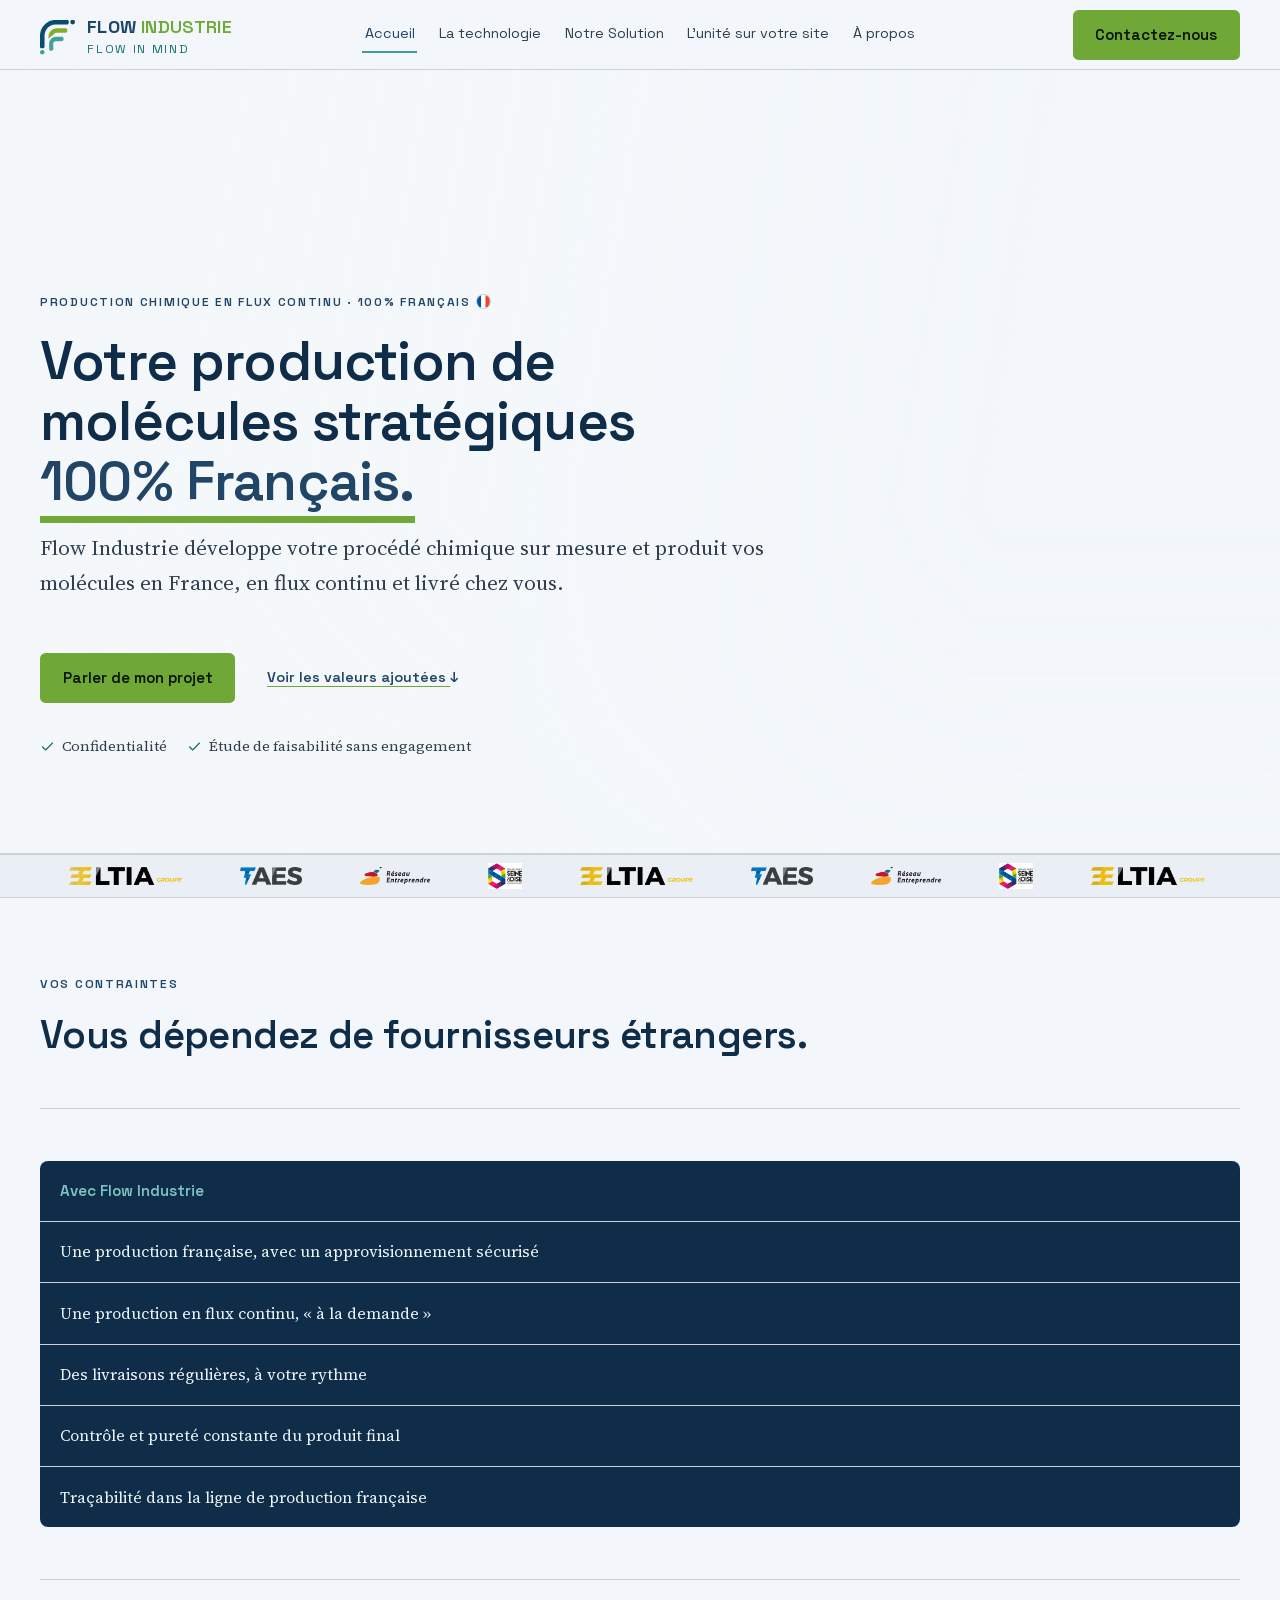
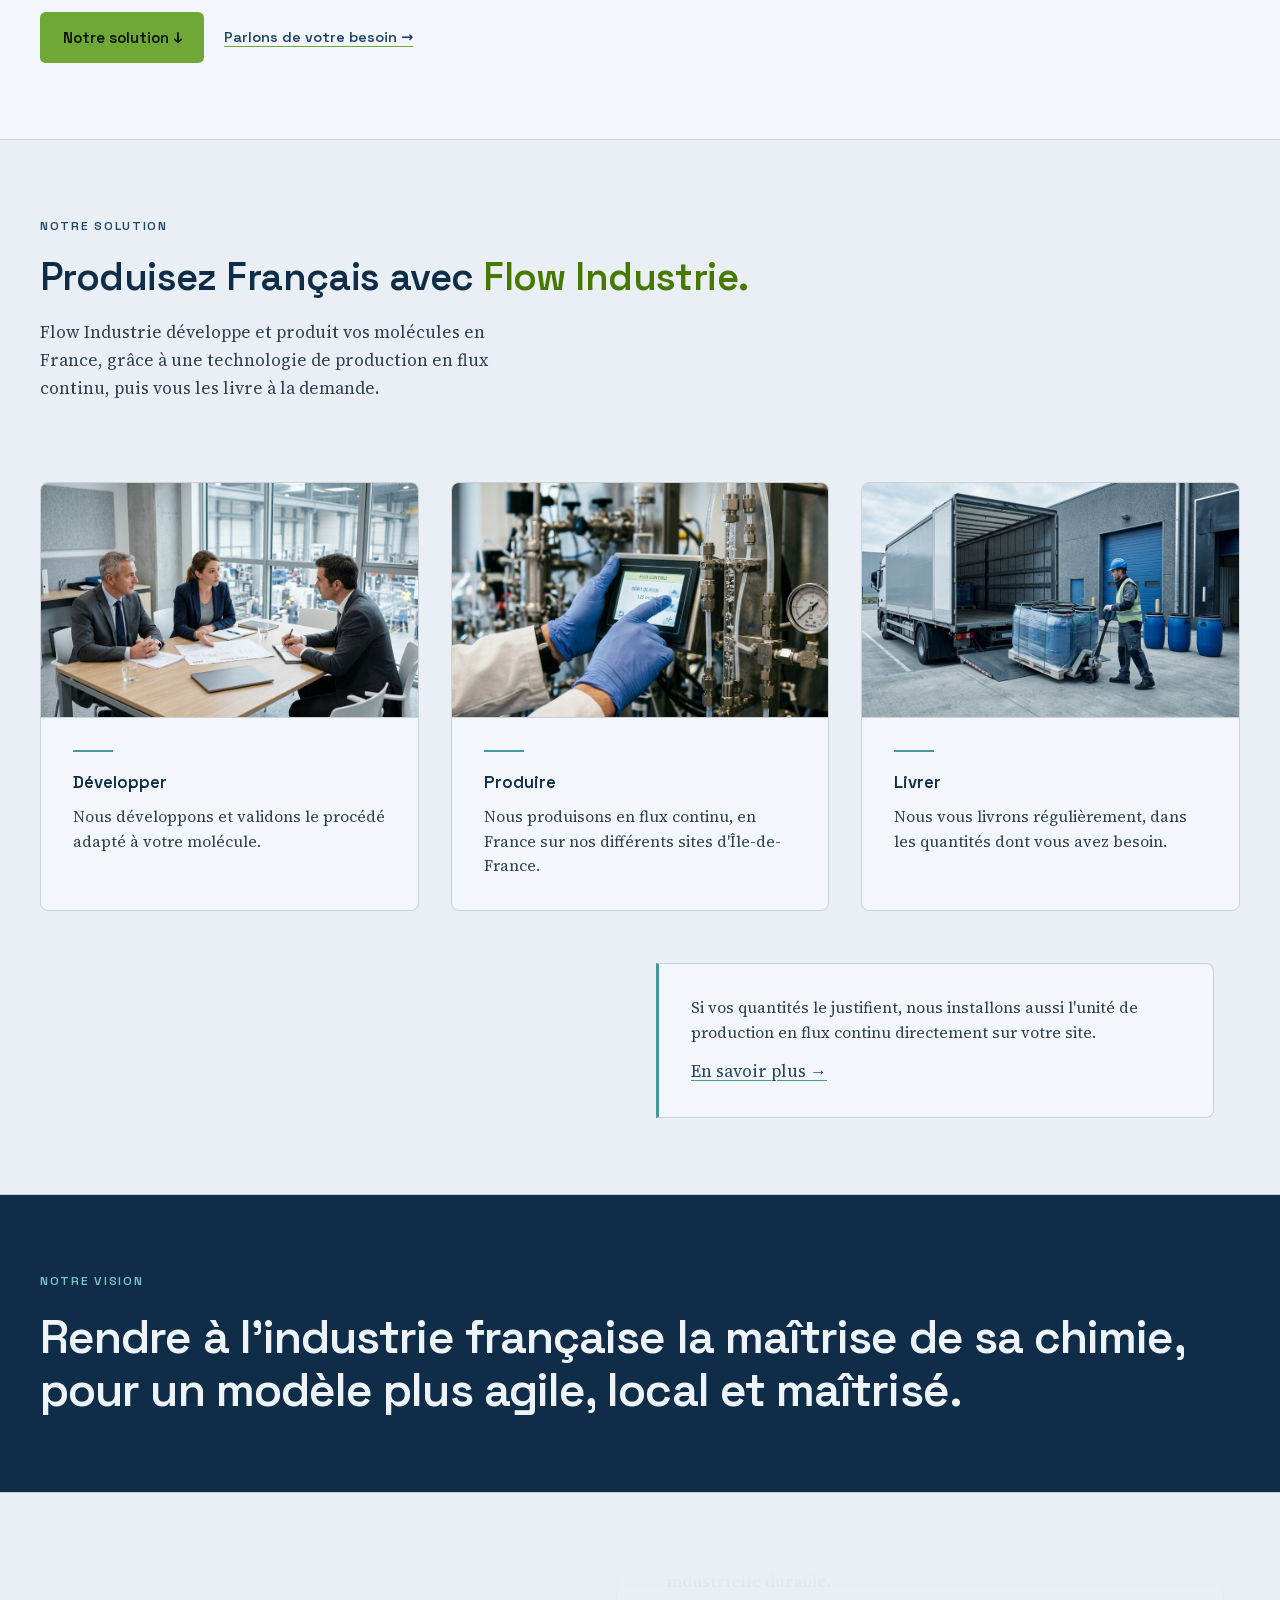
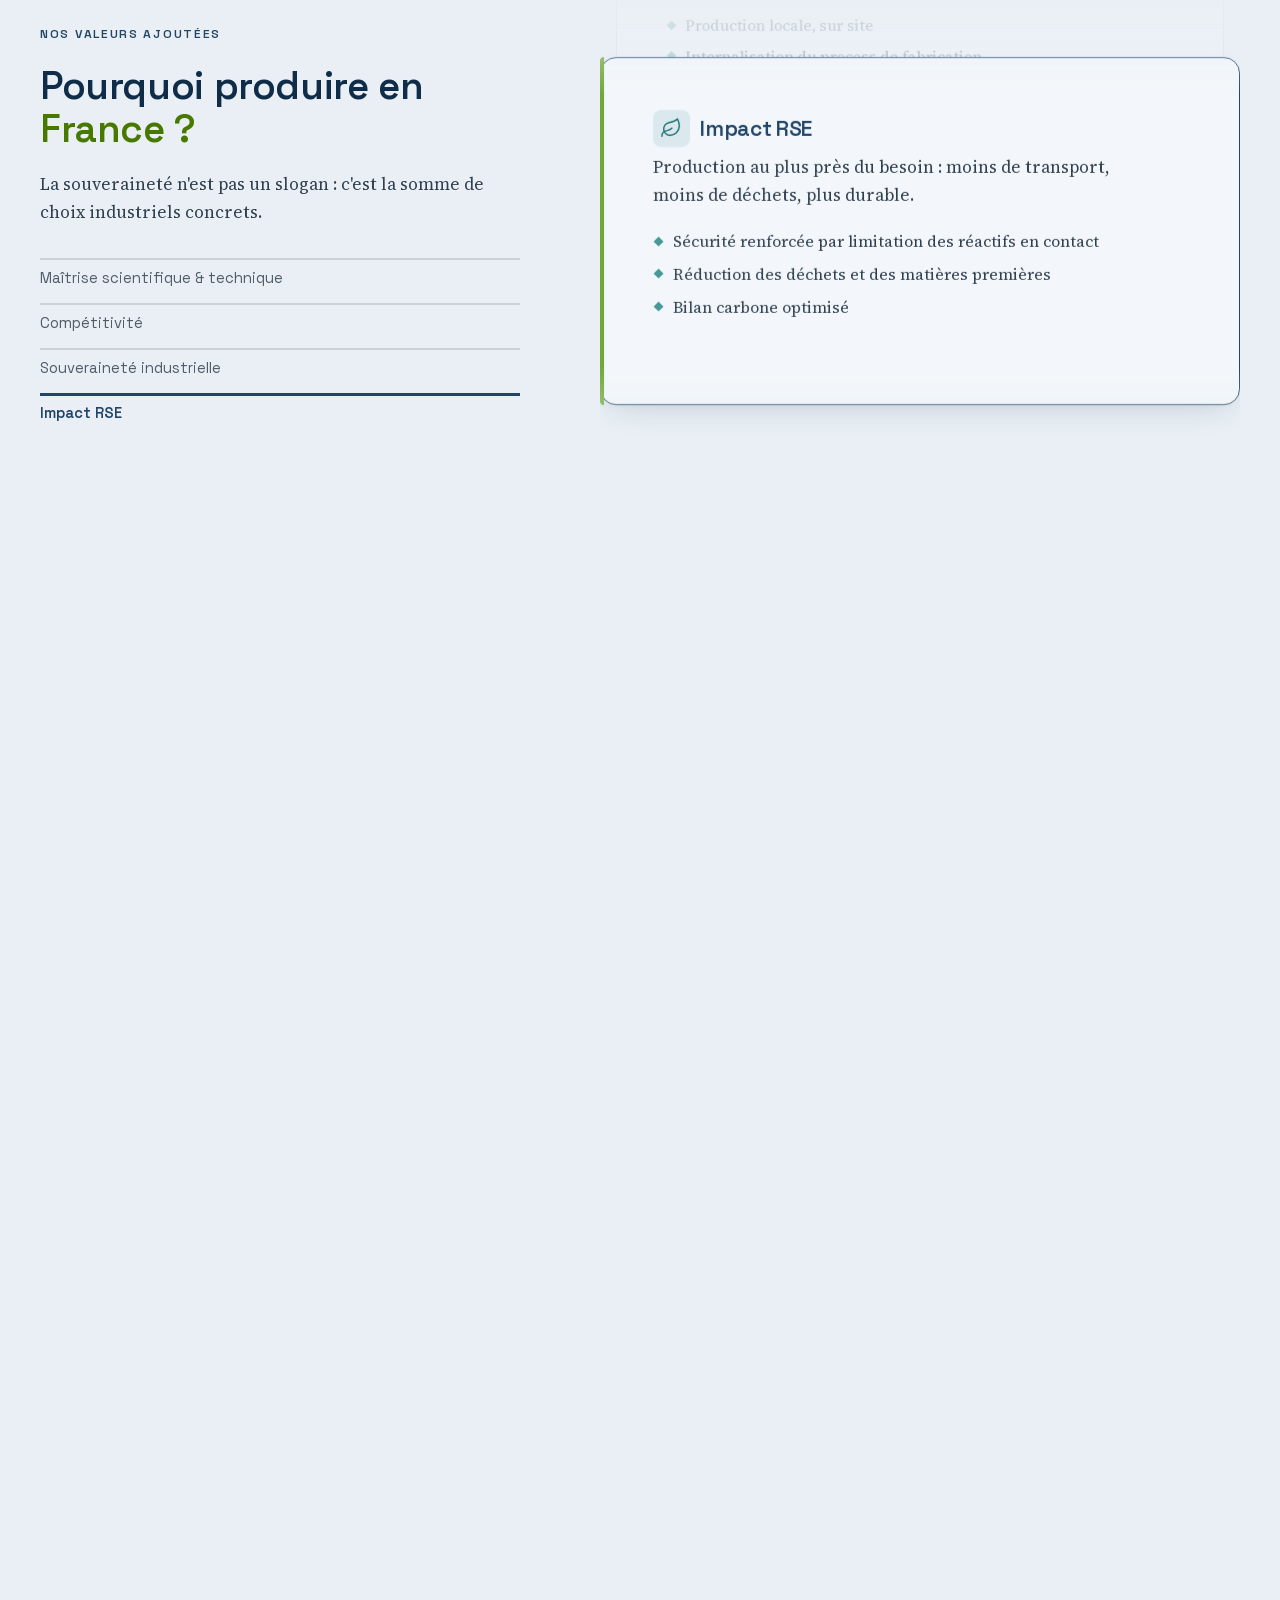
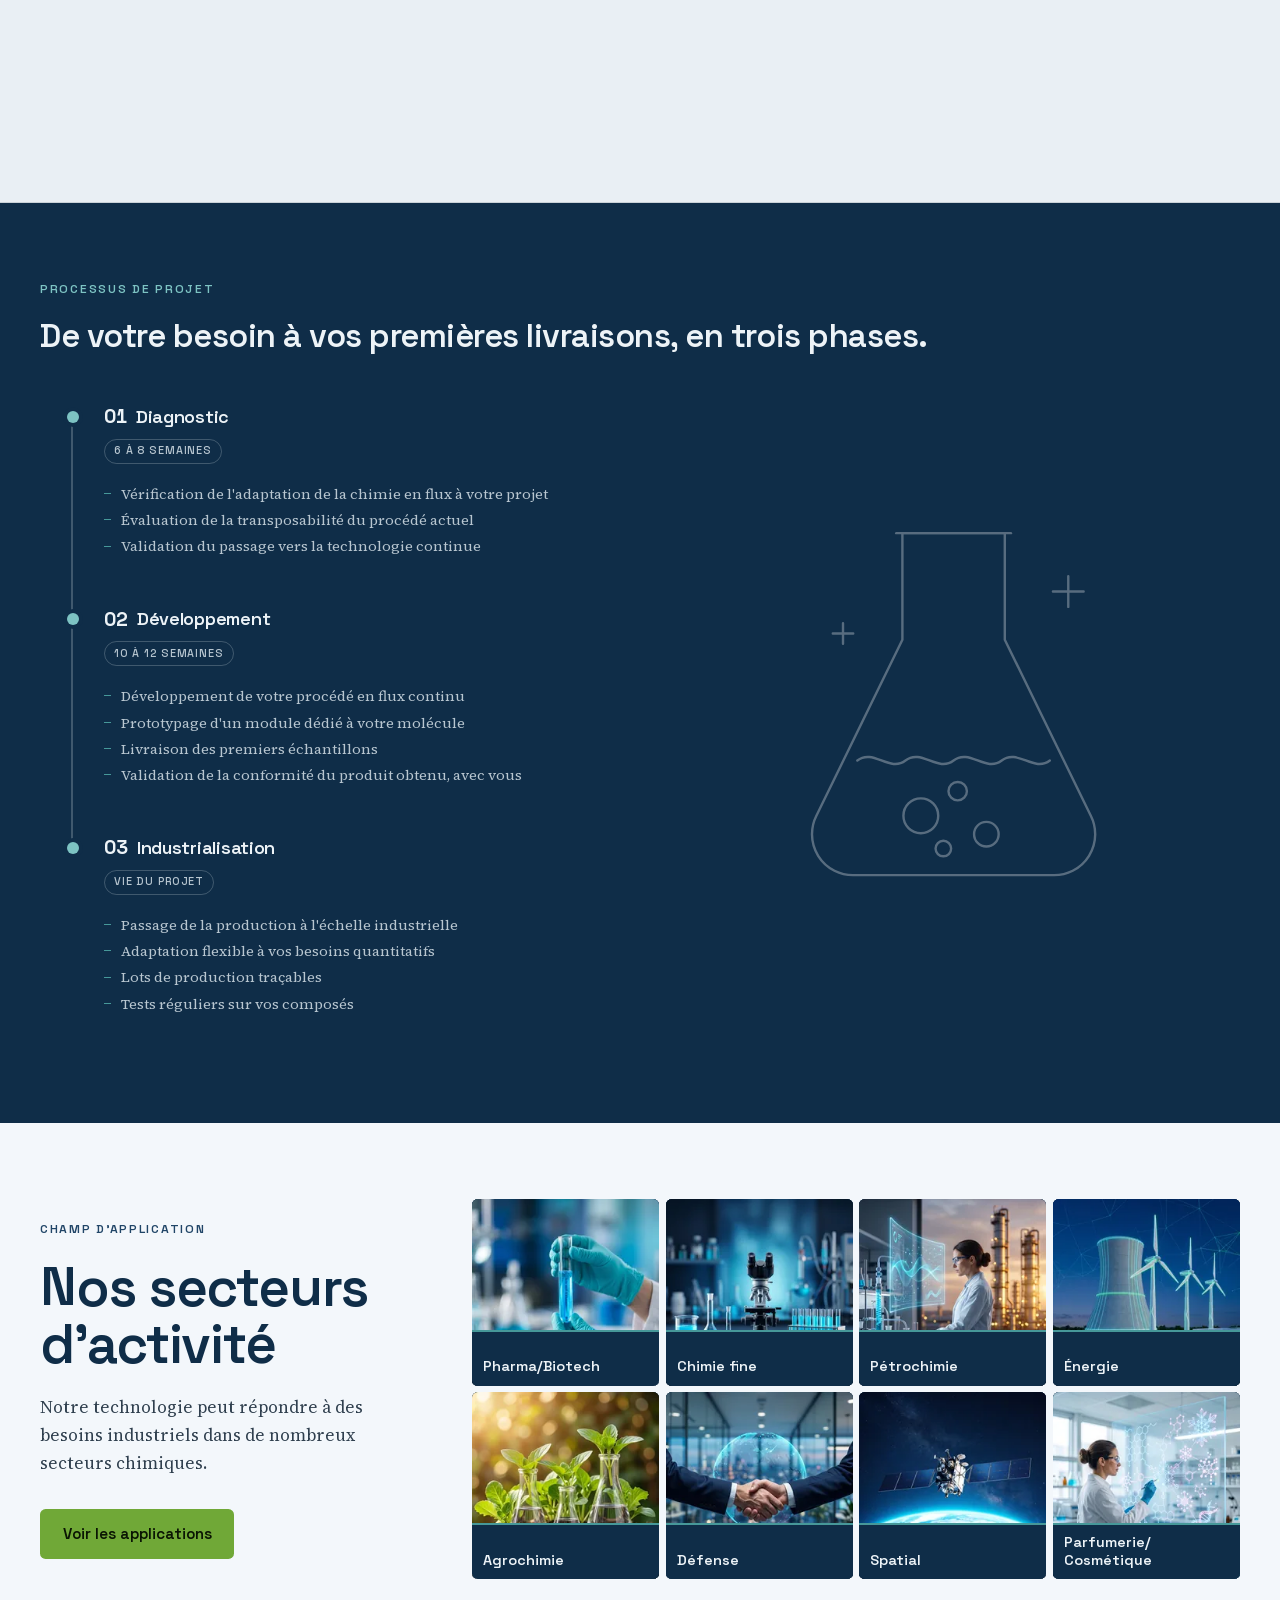
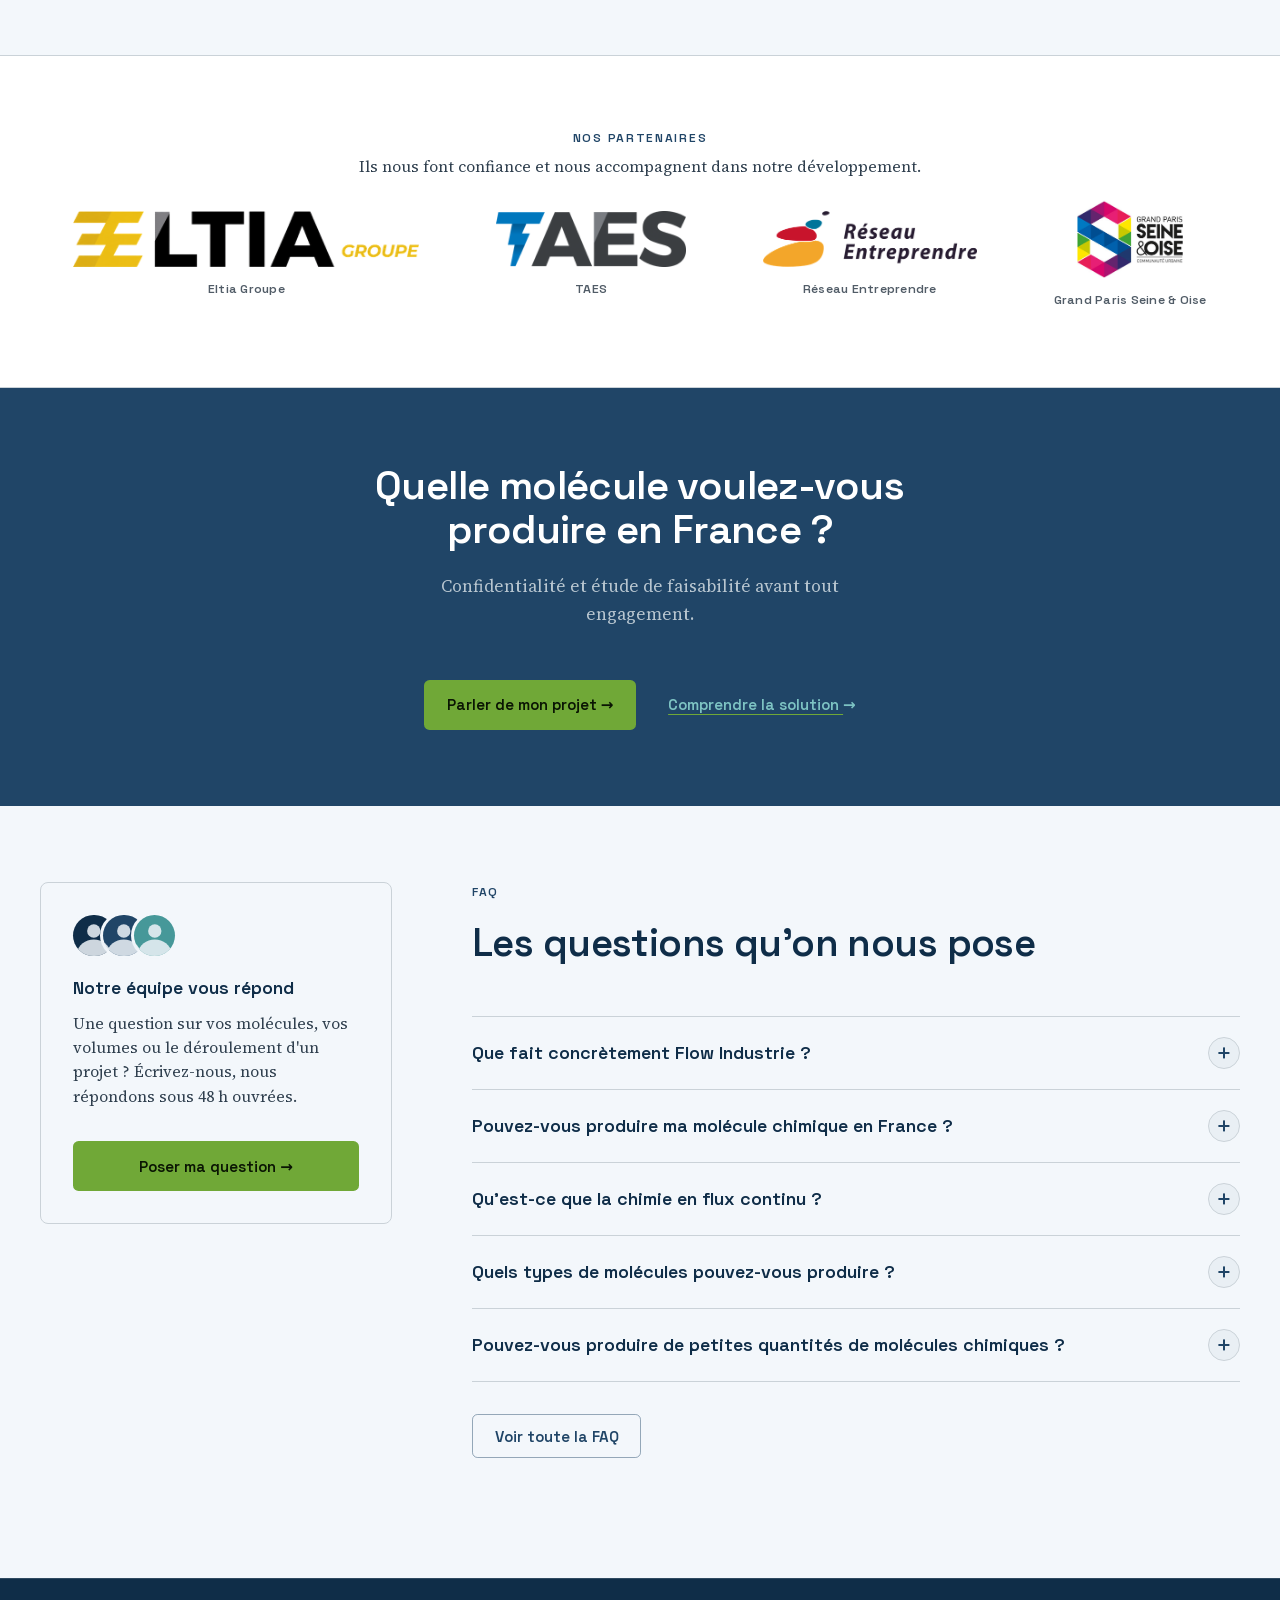
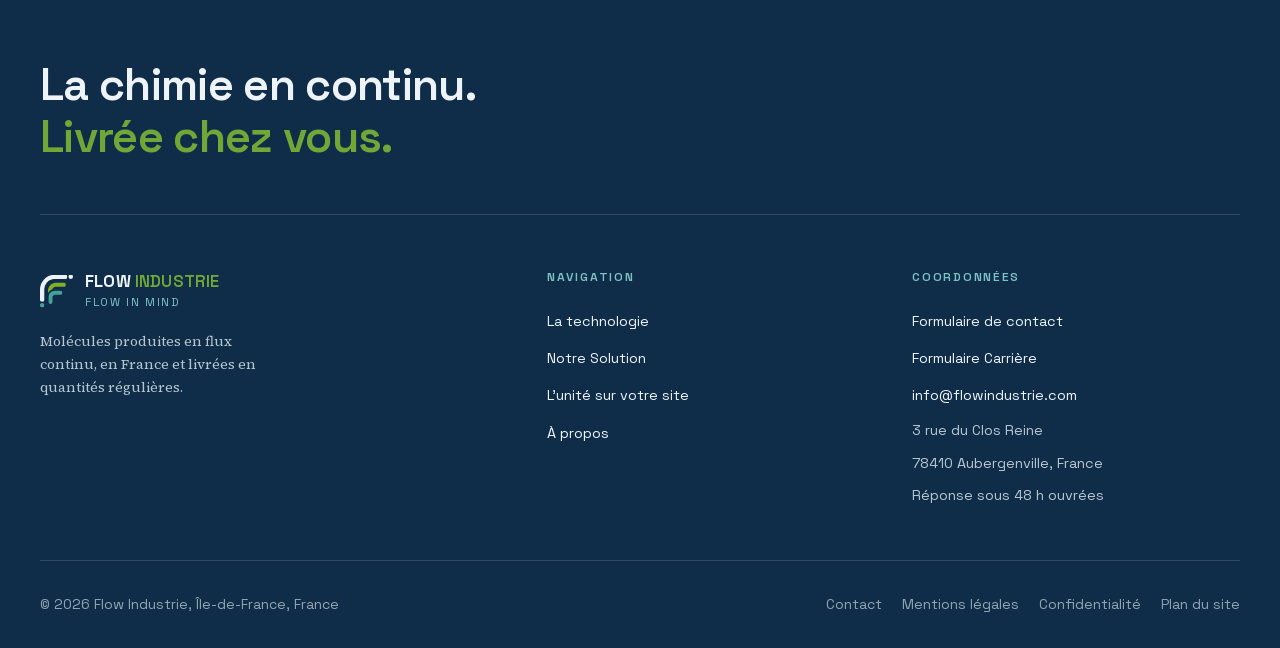
<file: index.html>
<!DOCTYPE html><html lang="fr"> <head><meta name="robots" content="noindex,nofollow"><meta charset="utf-8"><meta name="viewport" content="width=device-width, initial-scale=1"><title>Flow Industrie : vos molécules produites en France, livrées régulièrement</title><meta name="description" content="Flow Industrie produit vos molécules chimiques en flux continu, en France et vous livre en quantités régulières : la même molécule, sans l'import."><link rel="canonical" href="https://www.flowindustrie.com/"><link rel="icon" href="favicon.svg" type="image/svg+xml"><link rel="sitemap" href="sitemap-index.xml"><meta property="og:type" content="website"><meta property="og:locale" content="fr_FR"><meta property="og:site_name" content="Flow Industrie"><meta property="og:title" content="Flow Industrie : vos molécules produites en France, livrées régulièrement"><meta property="og:description" content="Flow Industrie produit vos molécules chimiques en flux continu, en France et vous livre en quantités régulières : la même molécule, sans l'import."><meta property="og:url" content="https://www.flowindustrie.com/"><meta property="og:image" content="https://www.flowindustrie.com/images/og-unite-modulaire.jpg"><meta property="og:image:width" content="1200"><meta property="og:image:height" content="630"><meta property="og:image:alt" content="Vue de conception de l'unité modulaire de production chimique en flux continu Flow Industrie."><meta name="twitter:card" content="summary_large_image"><link rel="stylesheet" href="_astro/polices.css"><script type="application/ld+json">{"@context":"https://schema.org","@type":"Organization","name":"Flow Industrie","slogan":"Flow in Mind","description":"Flow Industrie produit vos molécules chimiques en flux continu, en France et vous livre en quantités régulières : la même molécule, sans l'import.","url":"https://www.flowindustrie.com/","logo":"https://www.flowindustrie.com/images/logo-flow-industrie.png","email":"info@flowindustrie.com","address":{"@type":"PostalAddress","streetAddress":"3 rue du Clos Reine","postalCode":"78410","addressLocality":"Aubergenville","addressRegion":"Île-de-France","addressCountry":"FR"}}</script><script type="application/ld+json">{"@context":"https://schema.org","@type":"Service","name":"Production de molécules chimiques en flux continu, livrées en France","serviceType":"Production à façon de molécules chimiques en chimie en flux continu, livrée en quantités régulières","provider":{"@type":"Organization","name":"Flow Industrie"},"areaServed":"FR","description":"Flow Industrie produit vos molécules chimiques en flux continu, en France et vous livre en quantités régulières : la même molécule, sans l'import."}</script><script type="application/ld+json">{"@context":"https://schema.org","@type":"FAQPage","mainEntity":[{"@type":"Question","name":"Que fait concrètement Flow Industrie ?","acceptedAnswer":{"@type":"Answer","text":"Flow Industrie développe, produit et livre des molécules chimiques pour les industriels. Nous prenons en charge le développement du procédé, sa mise à l'échelle puis la production récurrente de la molécule sur notre site en France. Les produits sont ensuite livrés en quantités régulières, adaptées aux besoins de votre production."}},{"@type":"Question","name":"Pouvez-vous produire ma molécule chimique en France ?","acceptedAnswer":{"@type":"Answer","text":"Oui, sous réserve que la molécule et son procédé soient compatibles avec notre technologie de production en flux continu. Chaque projet commence par une étude de faisabilité permettant d'évaluer la molécule, le procédé, les contraintes de production et les volumes nécessaires avant tout engagement."}},{"@type":"Question","name":"Qu'est-ce que la chimie en flux continu ?","acceptedAnswer":{"@type":"Answer","text":"La chimie en flux continu consiste à faire circuler en continu les réactifs dans un équipement de production, plutôt que de réaliser la réaction par lots successifs. Cette technologie permet notamment de mieux contrôler les paramètres du procédé, de produire de manière régulière et d'adapter les volumes de production aux besoins industriels."}},{"@type":"Question","name":"Quels types de molécules pouvez-vous produire ?","acceptedAnswer":{"@type":"Answer","text":"Flow Industrie peut étudier des projets dans différents domaines de la chimie : chimie fine, pharmacie et biotech, énergie, agrochimie, pétrochimie, défense, spatial, parfumerie et cosmétique. La faisabilité dépend toutefois des caractéristiques propres à chaque molécule et de son procédé de synthèse."}},{"@type":"Question","name":"Pouvez-vous produire de petites quantités de molécules chimiques ?","acceptedAnswer":{"@type":"Answer","text":"Oui. L'un des intérêts de notre modèle est de pouvoir produire des quantités régulières, plutôt que d'imposer l'achat et le stockage de grandes quantités de produit. Les volumes peuvent évoluer en fonction des besoins du client, du kilogramme jusqu'à plusieurs dizaines de tonnes par an."}},{"@type":"Question","name":"Quels volumes pouvez-vous produire ?","acceptedAnswer":{"@type":"Answer","text":"Flow Industrie peut accompagner des besoins allant du kilogramme jusqu'à environ 100 tonnes par an, selon la molécule, le procédé et les caractéristiques du projet. Les volumes sont définis avec le client en fonction de sa consommation et de ses besoins industriels."}},{"@type":"Question","name":"Pourquoi produire une molécule chimique en France ?","acceptedAnswer":{"@type":"Answer","text":"Produire une molécule en France permet de réduire la dépendance à un fournisseur éloigné, de mieux maîtriser son approvisionnement et de limiter les contraintes liées au transport et au stockage. Pour une molécule stratégique, une production locale peut également contribuer à sécuriser la continuité de la production industrielle."}},{"@type":"Question","name":"Flow Industrie fait-elle de la sous-traitance chimique ?","acceptedAnswer":{"@type":"Answer","text":"Flow Industrie accompagne les industriels dans le développement, l'industrialisation et la production de leurs molécules chimiques. Notre intervention couvre notamment la mise au point du procédé, la production en flux continu en France et les livraisons régulières du produit fini."}},{"@type":"Question","name":"Comment se déroule un projet avec Flow Industrie ?","acceptedAnswer":{"@type":"Answer","text":"Un projet commence par l'identification de la molécule et une étude de faisabilité. Si le projet est compatible avec notre technologie, nous développons et validons le procédé, puis nous passons à la production et à la mise en place des livraisons récurrentes. Étude de faisabilité → Développement du procédé → Mise à l'échelle → Production → Livraisons régulières"}},{"@type":"Question","name":"Quels sont les avantages de la production chimique en flux continu ?","acceptedAnswer":{"@type":"Answer","text":"La production en flux continu permet notamment un meilleur contrôle du procédé, une production régulière et une adaptation des volumes aux besoins industriels. Elle peut également réduire certaines contraintes liées à la production par lots, selon la nature de la molécule et du procédé."}}]}</script><script>
      (function () {
        var racine = document.documentElement;
        if (window.matchMedia('(prefers-reduced-motion: reduce)').matches) return;
        racine.classList.add('js-mouvement');
        window.setTimeout(function () {
          if (racine.dataset.mouvement !== 'pret') racine.classList.remove('js-mouvement');
        }, 2500);
      })();
    </script><link rel="stylesheet" href="_astro/a-propos.DqSEigQd.css">
<link rel="stylesheet" href="_astro/index.Ccpy-rW3.css">
<link rel="stylesheet" href="_astro/applications.D3SaBpTM.css">
<style>.roulette[data-astro-cid-ecwx7uhs]{display:grid;gap:var(--space-md);list-style:none}.pilier[data-astro-cid-ecwx7uhs]{position:relative;background:var(--color-paper);border:var(--rule);border-radius:var(--radius-lg);padding:var(--space-xl);transition:border-color var(--dur) var(--ease-out),box-shadow var(--dur) var(--ease-out)}@media(max-width:900px){.pilier[data-astro-cid-ecwx7uhs]{padding:var(--space-lg)}}.pilier[data-astro-cid-ecwx7uhs]:hover,.roulette[data-astro-cid-ecwx7uhs][data-pilotage]>.pilier[data-astro-cid-ecwx7uhs]:hover{border-color:var(--color-teal);box-shadow:var(--ombre-survol)}@media(prefers-reduced-motion:reduce){.pilier[data-astro-cid-ecwx7uhs]{transition:none}}.pilier[data-astro-cid-ecwx7uhs]:before{content:"";position:absolute;left:-1px;top:-1px;bottom:-1px;width:.25rem;border-radius:var(--radius-lg) 0 0 var(--radius-lg);background:transparent;transition:background-color var(--dur)}.pilier[data-astro-cid-ecwx7uhs] h3[data-astro-cid-ecwx7uhs]{font-size:var(--text-lg);color:var(--color-petrol)}.resume[data-astro-cid-ecwx7uhs]{margin-top:.4rem;font-size:var(--text-body);color:var(--color-ink-2);max-width:56ch}.points[data-astro-cid-ecwx7uhs]{margin-top:var(--space-md);display:grid;gap:.55rem;list-style:none}.points[data-astro-cid-ecwx7uhs] li[data-astro-cid-ecwx7uhs]{position:relative;padding-left:1.25rem;font-size:1rem;line-height:1.5;color:var(--color-ink-2)}.points[data-astro-cid-ecwx7uhs] li[data-astro-cid-ecwx7uhs]:before{content:"";position:absolute;left:.1rem;top:.52em;width:.4375rem;height:.4375rem;background:var(--color-teal);transform:rotate(45deg)}.roulette[data-astro-cid-ecwx7uhs][data-pilotage]{position:relative;gap:0;padding-block:5.5rem;mask-image:linear-gradient(to bottom,transparent 0,#000 24%,#000 76%,transparent 100%);-webkit-mask-image:linear-gradient(to bottom,transparent 0,#000 24%,#000 76%,transparent 100%)}.roulette[data-astro-cid-ecwx7uhs][data-pilotage]>.pilier[data-astro-cid-ecwx7uhs]{grid-area:1 / 1;--force: 0;border-color:color-mix(in oklab,var(--color-petrol) calc(var(--force) * 100%),var(--color-rule));box-shadow:0 1px 2px oklch(29% .06 248 / calc(.06 * var(--force))),0 .875rem 2rem -.75rem oklch(29% .06 248 / calc(.26 * var(--force)));will-change:transform,opacity}.roulette[data-astro-cid-ecwx7uhs][data-pilotage]>.pilier[data-astro-cid-ecwx7uhs]:before{background:var(--color-accent);opacity:var(--force);transition:none}.commandes[data-astro-cid-ecwx7uhs][hidden]{display:none}.commandes[data-astro-cid-ecwx7uhs]{margin-top:var(--space-lg);display:grid}.commande[data-astro-cid-ecwx7uhs]{width:100%;background:none;border:0;padding:0 0 .9rem;cursor:pointer;text-align:left;font-family:var(--font-display);min-height:2.75rem;display:flex;flex-direction:column;align-items:stretch;justify-content:flex-start}.commande[data-astro-cid-ecwx7uhs] .visuel[data-astro-cid-ecwx7uhs]{display:block;height:2px;background:var(--color-rule);transition:background-color var(--dur),height var(--dur),margin-bottom var(--dur)}.commande[data-astro-cid-ecwx7uhs] .etiquette[data-astro-cid-ecwx7uhs]{display:block;margin-top:.55rem;font-size:.92rem;line-height:1.35;color:var(--color-muted);transition:color var(--dur)}.commande[data-astro-cid-ecwx7uhs]:hover .visuel[data-astro-cid-ecwx7uhs]{background:var(--color-teal)}.commande[data-astro-cid-ecwx7uhs]:hover .etiquette[data-astro-cid-ecwx7uhs]{color:var(--color-ink-2)}.commande[data-astro-cid-ecwx7uhs]:focus-visible{outline:2px solid var(--color-focus);outline-offset:.25rem;border-radius:2px}.commande[data-astro-cid-ecwx7uhs]:active .visuel[data-astro-cid-ecwx7uhs]{background:var(--color-petrol)}.commande[data-astro-cid-ecwx7uhs][aria-current=true] .visuel[data-astro-cid-ecwx7uhs]{background:var(--color-petrol);height:.1875rem;margin-bottom:-1px}.commande[data-astro-cid-ecwx7uhs][aria-current=true] .etiquette[data-astro-cid-ecwx7uhs]{color:var(--color-petrol);font-weight:600}
.surtitre-section[data-astro-cid-xhkvyzga]{font-family:var(--font-display);font-size:.76rem;font-weight:600;letter-spacing:.14em;text-transform:uppercase;color:var(--color-petrol);margin-bottom:var(--space-md)}.vision[data-astro-cid-xhkvyzga]{background:var(--color-petrol-deep);border-block:var(--rule)}.vision[data-astro-cid-xhkvyzga] .wrap[data-astro-cid-xhkvyzga]{padding-block:var(--rythme-demi)}.vision[data-astro-cid-xhkvyzga].part-empruntee{margin-top:2.75rem}.vision[data-astro-cid-xhkvyzga] .surtitre-section[data-astro-cid-xhkvyzga]{color:var(--color-teal-clair)}.phrase[data-astro-cid-xhkvyzga]{font-family:var(--font-display);font-weight:600;font-size:clamp(1.75rem,3.6vw,3.05rem);line-height:1.14;letter-spacing:-.02em;color:var(--color-on-dark)}.vision[data-astro-cid-xhkvyzga][data-pilotage] .mot[data-astro-cid-xhkvyzga]{opacity:0;transition:opacity .45s var(--ease-out)}.vision[data-astro-cid-xhkvyzga][data-pilotage] .mot[data-astro-cid-xhkvyzga].allume{opacity:1}
.cta-fin[data-astro-cid-ozoyvow7]{background:var(--color-petrol-deep);color:var(--color-on-dark)}.cta-fin[data-astro-cid-ozoyvow7].fond-petrol{background:var(--color-petrol)}.cta-fin[data-astro-cid-ozoyvow7] .wrap[data-astro-cid-ozoyvow7]{padding-block:var(--rythme-demi) var(--space-3xl);text-align:center}.cta-fin[data-astro-cid-ozoyvow7].suivie .wrap[data-astro-cid-ozoyvow7]{padding-bottom:var(--rythme-demi)}.cta-titre[data-astro-cid-ozoyvow7]{font-size:clamp(1.8rem,3.4vw,2.5rem);color:#fff;max-width:24ch;margin-inline:auto}.cta-texte[data-astro-cid-ozoyvow7]{margin-top:var(--space-md);color:var(--color-on-dark-2);max-width:52ch;margin-inline:auto}.cta-actions[data-astro-cid-ozoyvow7]{margin-top:var(--space-xl);display:flex;flex-wrap:wrap;align-items:center;justify-content:center;gap:var(--space-lg)}.cta-secondaire[data-astro-cid-ozoyvow7]{font-family:var(--font-display);font-weight:600;font-size:.95rem;color:var(--color-teal-clair);text-decoration-color:var(--color-accent)}
</style>
<link rel="stylesheet" href="_astro/applications.BpqbabYR.css"><link rel="stylesheet" href="_astro/mobile-partage.css"></head> <body> <a class="saut-contenu" href="#contenu">Aller au contenu principal</a> <header class="entete" data-astro-cid-dmqpwcec>  <!-- Niveau 2 : barre principale --> <div class="wrap barre" data-astro-cid-dmqpwcec> <a class="marque" href="index.html" data-astro-cid-dmqpwcec>  <img class="marque-signe" src="logo-flow-industrie.svg" alt="" width="972" height="959" data-astro-cid-dmqpwcec> <span class="marque-texte" data-astro-cid-dmqpwcec> <span class="marque-nom" data-astro-cid-dmqpwcec><b data-astro-cid-dmqpwcec>FLOW</b> <span data-astro-cid-dmqpwcec>INDUSTRIE</span></span> <span class="marque-baseline" data-astro-cid-dmqpwcec>Flow in Mind</span> </span> </a> <nav class="liens" id="menu-principal" aria-label="Navigation principale" data-astro-cid-dmqpwcec> <a href="index.html" aria-current="page" data-astro-cid-dmqpwcec> Accueil </a><a href="technologie/index.html" data-astro-cid-dmqpwcec> La technologie </a><a href="applications/index.html" data-astro-cid-dmqpwcec> Notre Solution </a><a href="unite-sur-votre-site/index.html" data-astro-cid-dmqpwcec> L&#39;unité sur votre site </a><a href="a-propos/index.html" data-astro-cid-dmqpwcec> À propos </a> <a class="btn btn-accent cta-menu" href="contact/index.html" data-astro-cid-dmqpwcec>Contactez-nous</a> </nav> <div class="actions-entete" data-astro-cid-dmqpwcec><a class="btn btn-accent cta-entete" href="contact/index.html" data-astro-cid-dmqpwcec>Contactez-nous</a><button type="button" class="bouton-menu" id="bouton-menu" aria-controls="menu-principal" aria-expanded="false" data-astro-cid-dmqpwcec><span class="barres-menu" aria-hidden="true" data-astro-cid-dmqpwcec><span data-astro-cid-dmqpwcec></span><span data-astro-cid-dmqpwcec></span><span data-astro-cid-dmqpwcec></span></span>Menu</button></div> </div> </header>  <script type="module">const t=document.querySelector(".entete");if(t){let s=null;const l=()=>{const e=window.scrollY>8;e!==s&&(s=e,e?t.dataset.defile="":delete t.dataset.defile)};window.addEventListener("scroll",l,{passive:!0}),l()}</script> <main id="contenu">  <section class="hero" data-astro-cid-j7pv25f6> <div class="wrap hero-grille" data-astro-cid-j7pv25f6>  <div class="hero-texte" data-anim-groupe="monte" data-astro-cid-j7pv25f6>  <p class="hero-surtitre" data-astro-cid-j7pv25f6>Production&nbsp;chimique en&nbsp;flux&nbsp;continu&nbsp;·&nbsp;100%&nbsp;Français<span class="drapeau" role="img" aria-label="France" data-astro-cid-j7pv25f6><svg viewBox="0 0 3 3" width="14" height="14" preserveAspectRatio="none" aria-hidden="true" data-astro-cid-j7pv25f6><rect width="1" height="3" x="0" fill="#0055A4"/><rect width="1" height="3" x="1" fill="#FFFFFF"/><rect width="1" height="3" x="2" fill="#EF4135"/></svg></span></p>   <h1 data-astro-cid-j7pv25f6>Votre production de molécules stratégiques <em class="vert" data-anim="souligne" data-retard="3" data-astro-cid-j7pv25f6>100% Français.</em></h1>  <p class="hero-chapo" data-astro-cid-j7pv25f6>
Flow Industrie développe votre procédé chimique sur mesure et produit vos
          molécules en France, en flux continu et livré chez vous.
</p>  <div class="cta" data-astro-cid-j7pv25f6> <a class="btn btn-accent" href="contact/index.html" data-astro-cid-j7pv25f6>Parler de mon projet</a> <a class="hero-ancre lien-appui" data-sens="bas" href="#valeurs-ajoutees" data-astro-cid-j7pv25f6>Voir les valeurs ajoutées <span aria-hidden="true" data-astro-cid-j7pv25f6>↓</span></a> </div> <ul class="hero-appui" data-astro-cid-j7pv25f6><li data-astro-cid-j7pv25f6><svg class="glyphe" viewBox="0 0 24 24" width="15" height="15" fill="none" stroke="currentColor" stroke-width="2" stroke-linecap="round" stroke-linejoin="round" aria-hidden="true" data-astro-cid-j7pv25f6><path d="m4 12.5 5 5L20 6.5"/></svg><span data-astro-cid-j7pv25f6>Confidentialité</span></li><li data-astro-cid-j7pv25f6><svg class="glyphe" viewBox="0 0 24 24" width="15" height="15" fill="none" stroke="currentColor" stroke-width="2" stroke-linecap="round" stroke-linejoin="round" aria-hidden="true" data-astro-cid-j7pv25f6><path d="m4 12.5 5 5L20 6.5"/></svg><span data-astro-cid-j7pv25f6>Étude de faisabilité sans engagement</span></li></ul> </div> </div>   <picture data-astro-cid-j7pv25f6><!-- Sur telephone et tablette, une photo nativement en portrait (1536x2752), composee pour ce cadre : plafond clair en haut ou se pose le titre, atelier au milieu, bidon et mains gantees en bas. Elle remplit tout le hero, la ou le recadrage paysage precedent ne tenait que la moitie haute. --><source media="(max-width:860px)" type="image/webp" srcset="_astro/unite-hall-espace-texte.BmQSYcXX_port800.webp 800w, _astro/unite-hall-espace-texte.BmQSYcXX_port1536.webp 1536w" sizes="100vw" data-astro-cid-j7pv25f6><img src="_astro/unite-hall-espace-texte.BmQSYcXX_2mOYdv.webp" srcset="_astro/unite-hall-espace-texte.BmQSYcXX_HS0qW.webp 760w, _astro/unite-hall-espace-texte.BmQSYcXX_1jfOqG.webp 1100w, _astro/unite-hall-espace-texte.BmQSYcXX_1F0tlM.webp 1600w, _astro/unite-hall-espace-texte.BmQSYcXX_2mOYdv.webp 1928w" data-anim="voile" data-retard="2" alt="Mains gantées refermant un bidon de produit chimique fini sur une table en inox, atelier de production en arrière-plan." sizes="100vw" loading="eager" fetchpriority="high" data-astro-cid-j7pv25f6="true" decoding="async" width="1928" height="816" class="hero-photo"></picture> </section><section class="bandeau-partenaires" aria-label="Nos partenaires" data-astro-cid-4k7yywj5> <div class="bandeau-interieur" data-astro-cid-4k7yywj5> <div class="piste" data-astro-cid-4k7yywj5> <div class="defile" data-astro-cid-4k7yywj5> <ul class="logos-bande" data-astro-cid-4k7yywj5> <li style="--echelle:1" data-astro-cid-4k7yywj5> <img src="images/partenaires/eltia.png" alt="Eltia Groupe" decoding="async" data-astro-cid-4k7yywj5> </li><li style="--echelle:1" data-astro-cid-4k7yywj5> <img src="images/partenaires/taes.png" alt="TAES" decoding="async" data-astro-cid-4k7yywj5> </li><li style="--echelle:1" data-astro-cid-4k7yywj5> <img src="images/partenaires/reseau-entreprendre.png" alt="Réseau Entreprendre" decoding="async" data-astro-cid-4k7yywj5> </li><li style="--echelle:1.4" data-astro-cid-4k7yywj5> <img src="images/partenaires/grand-paris-seine-oise.png" alt="Grand Paris Seine &amp; Oise" decoding="async" data-astro-cid-4k7yywj5> </li> </ul><ul class="logos-bande" aria-hidden="true" data-astro-cid-4k7yywj5> <li style="--echelle:1" data-astro-cid-4k7yywj5> <img src="images/partenaires/eltia.png" alt="" decoding="async" data-astro-cid-4k7yywj5> </li><li style="--echelle:1" data-astro-cid-4k7yywj5> <img src="images/partenaires/taes.png" alt="" decoding="async" data-astro-cid-4k7yywj5> </li><li style="--echelle:1" data-astro-cid-4k7yywj5> <img src="images/partenaires/reseau-entreprendre.png" alt="" decoding="async" data-astro-cid-4k7yywj5> </li><li style="--echelle:1.4" data-astro-cid-4k7yywj5> <img src="images/partenaires/grand-paris-seine-oise.png" alt="" decoding="async" data-astro-cid-4k7yywj5> </li> </ul><ul class="logos-bande" aria-hidden="true" data-astro-cid-4k7yywj5> <li style="--echelle:1" data-astro-cid-4k7yywj5> <img src="images/partenaires/eltia.png" alt="" decoding="async" data-astro-cid-4k7yywj5> </li><li style="--echelle:1" data-astro-cid-4k7yywj5> <img src="images/partenaires/taes.png" alt="" decoding="async" data-astro-cid-4k7yywj5> </li><li style="--echelle:1" data-astro-cid-4k7yywj5> <img src="images/partenaires/reseau-entreprendre.png" alt="" decoding="async" data-astro-cid-4k7yywj5> </li><li style="--echelle:1.4" data-astro-cid-4k7yywj5> <img src="images/partenaires/grand-paris-seine-oise.png" alt="" decoding="async" data-astro-cid-4k7yywj5> </li> </ul><ul class="logos-bande" aria-hidden="true" data-astro-cid-4k7yywj5> <li style="--echelle:1" data-astro-cid-4k7yywj5> <img src="images/partenaires/eltia.png" alt="" decoding="async" data-astro-cid-4k7yywj5> </li><li style="--echelle:1" data-astro-cid-4k7yywj5> <img src="images/partenaires/taes.png" alt="" decoding="async" data-astro-cid-4k7yywj5> </li><li style="--echelle:1" data-astro-cid-4k7yywj5> <img src="images/partenaires/reseau-entreprendre.png" alt="" decoding="async" data-astro-cid-4k7yywj5> </li><li style="--echelle:1.4" data-astro-cid-4k7yywj5> <img src="images/partenaires/grand-paris-seine-oise.png" alt="" decoding="async" data-astro-cid-4k7yywj5> </li> </ul><ul class="logos-bande" aria-hidden="true" data-astro-cid-4k7yywj5> <li style="--echelle:1" data-astro-cid-4k7yywj5> <img src="images/partenaires/eltia.png" alt="" decoding="async" data-astro-cid-4k7yywj5> </li><li style="--echelle:1" data-astro-cid-4k7yywj5> <img src="images/partenaires/taes.png" alt="" decoding="async" data-astro-cid-4k7yywj5> </li><li style="--echelle:1" data-astro-cid-4k7yywj5> <img src="images/partenaires/reseau-entreprendre.png" alt="" decoding="async" data-astro-cid-4k7yywj5> </li><li style="--echelle:1.4" data-astro-cid-4k7yywj5> <img src="images/partenaires/grand-paris-seine-oise.png" alt="" decoding="async" data-astro-cid-4k7yywj5> </li> </ul><ul class="logos-bande" aria-hidden="true" data-astro-cid-4k7yywj5> <li style="--echelle:1" data-astro-cid-4k7yywj5> <img src="images/partenaires/eltia.png" alt="" decoding="async" data-astro-cid-4k7yywj5> </li><li style="--echelle:1" data-astro-cid-4k7yywj5> <img src="images/partenaires/taes.png" alt="" decoding="async" data-astro-cid-4k7yywj5> </li><li style="--echelle:1" data-astro-cid-4k7yywj5> <img src="images/partenaires/reseau-entreprendre.png" alt="" decoding="async" data-astro-cid-4k7yywj5> </li><li style="--echelle:1.4" data-astro-cid-4k7yywj5> <img src="images/partenaires/grand-paris-seine-oise.png" alt="" decoding="async" data-astro-cid-4k7yywj5> </li> </ul><ul class="logos-bande" aria-hidden="true" data-astro-cid-4k7yywj5> <li style="--echelle:1" data-astro-cid-4k7yywj5> <img src="images/partenaires/eltia.png" alt="" decoding="async" data-astro-cid-4k7yywj5> </li><li style="--echelle:1" data-astro-cid-4k7yywj5> <img src="images/partenaires/taes.png" alt="" decoding="async" data-astro-cid-4k7yywj5> </li><li style="--echelle:1" data-astro-cid-4k7yywj5> <img src="images/partenaires/reseau-entreprendre.png" alt="" decoding="async" data-astro-cid-4k7yywj5> </li><li style="--echelle:1.4" data-astro-cid-4k7yywj5> <img src="images/partenaires/grand-paris-seine-oise.png" alt="" decoding="async" data-astro-cid-4k7yywj5> </li> </ul><ul class="logos-bande" aria-hidden="true" data-astro-cid-4k7yywj5> <li style="--echelle:1" data-astro-cid-4k7yywj5> <img src="images/partenaires/eltia.png" alt="" decoding="async" data-astro-cid-4k7yywj5> </li><li style="--echelle:1" data-astro-cid-4k7yywj5> <img src="images/partenaires/taes.png" alt="" decoding="async" data-astro-cid-4k7yywj5> </li><li style="--echelle:1" data-astro-cid-4k7yywj5> <img src="images/partenaires/reseau-entreprendre.png" alt="" decoding="async" data-astro-cid-4k7yywj5> </li><li style="--echelle:1.4" data-astro-cid-4k7yywj5> <img src="images/partenaires/grand-paris-seine-oise.png" alt="" decoding="async" data-astro-cid-4k7yywj5> </li> </ul> </div> </div> </div> </section>     <section class="split" id="le-constat" aria-labelledby="titre-constat" data-astro-cid-j7pv25f6> <div class="wrap" data-astro-cid-j7pv25f6> <div class="constat-tete" data-anim-groupe="monte" data-astro-cid-j7pv25f6>  <p class="surtitre-section" data-astro-cid-j7pv25f6>Vos contraintes</p>  <h2 class="titre-section" id="titre-constat" data-astro-cid-j7pv25f6>Vous dépendez de fournisseurs étrangers.</h2>  </div>  <div class="bascule-cadre" data-anim="carte" data-retard="1" data-astro-cid-j7pv25f6> <table class="bascule" role="table" data-astro-cid-j7pv25f6>  <caption class="legende-masquee" data-astro-cid-j7pv25f6>Ce qu&#39;une production française et livrée change pour vous.</caption> <thead role="rowgroup" data-astro-cid-j7pv25f6> <tr role="row" data-astro-cid-j7pv25f6> <th role="columnheader" scope="col" class="col-flow" data-astro-cid-j7pv25f6>Avec Flow Industrie</th> </tr> </thead> <tbody role="rowgroup" data-astro-cid-j7pv25f6>  <tr role="row" data-astro-cid-j7pv25f6> <td role="cell" class="col-flow" data-astro-cid-j7pv25f6> Une production française, avec un approvisionnement sécurisé </td> </tr><tr role="row" data-astro-cid-j7pv25f6> <td role="cell" class="col-flow" data-astro-cid-j7pv25f6> Une production en flux continu, « à la demande » </td> </tr><tr role="row" data-astro-cid-j7pv25f6> <td role="cell" class="col-flow" data-astro-cid-j7pv25f6> Des livraisons régulières, à votre rythme </td> </tr><tr role="row" data-astro-cid-j7pv25f6> <td role="cell" class="col-flow" data-astro-cid-j7pv25f6> Contrôle et pureté constante du produit final </td> </tr><tr role="row" data-astro-cid-j7pv25f6> <td role="cell" class="col-flow" data-astro-cid-j7pv25f6> Traçabilité dans la ligne de production française </td> </tr> </tbody> </table> </div>  <div class="constat-pied" data-anim="monte" data-retard="2" data-astro-cid-j7pv25f6> <div class="constat-liens" data-astro-cid-j7pv25f6> <a class="btn btn-accent" data-sens="bas" href="#notre-solution" data-astro-cid-j7pv25f6>Notre solution&nbsp;↓</a> <a class="lien-appui lien-tuile hero-ancre" href="contact/index.html" data-astro-cid-j7pv25f6>
Parlons de votre besoin&nbsp;→</a> </div> </div> </div> </section> <section class="solution" id="notre-solution" aria-labelledby="titre-solution" data-astro-cid-j7pv25f6> <div class="wrap" data-astro-cid-j7pv25f6> <div class="solution-tete" data-anim-groupe="monte" data-astro-cid-j7pv25f6> <p class="surtitre-section" data-astro-cid-j7pv25f6>Notre solution</p>  <h2 class="titre-section" id="titre-solution" data-astro-cid-j7pv25f6>Produisez Français avec <em class="vert" data-astro-cid-j7pv25f6>Flow Industrie.</em></h2> <p class="chapo" data-astro-cid-j7pv25f6>
Flow Industrie développe et produit vos molécules en France, grâce à une
          technologie de production en flux continu, puis vous les livre à la demande.
</p> </div>  <div class="trajet-rouleau" data-trajet data-astro-cid-j7pv25f6><ol class="trajet" data-anim-groupe="carte" data-astro-cid-j7pv25f6> <li data-astro-cid-j7pv25f6><div class="trajet-image" aria-hidden="true" data-astro-cid-j7pv25f6><img src="images/solution/solution-1-reunion.jpg" alt="Trois personnes en reunion de travail autour d'une table de bureau." loading="lazy" decoding="async" width="760" height="475" data-photo-methode data-astro-cid-j7pv25f6><svg class="glyphe" viewBox="0 0 24 24" width="52" height="52" fill="none" stroke="currentColor" stroke-width="1.5" stroke-linecap="round" stroke-linejoin="round" data-astro-cid-j7pv25f6><path d="M9.5 3h5v5.2l4.2 8.6a2 2 0 0 1-1.8 2.9H7.1a2 2 0 0 1-1.8-2.9l4.2-8.6Z"/><path d="M8 14h8"/></svg></div><div class="trajet-corps" data-astro-cid-j7pv25f6> <span class="trajet-filet" aria-hidden="true" data-astro-cid-j7pv25f6></span> <p class="trajet-titre" data-astro-cid-j7pv25f6>Développer</p> <p class="trajet-texte" data-astro-cid-j7pv25f6>
Nous développons et validons le procédé adapté à votre molécule.
</p> </div></li> <li data-astro-cid-j7pv25f6><div class="trajet-image" aria-hidden="true" data-astro-cid-j7pv25f6><img src="images/methode/methode-5-produire.jpg" alt="Main gantee sur l'ecran de commande d'une unite en flux continu, qui affiche le debit de flux." loading="lazy" decoding="async" width="760" height="415" data-photo-methode data-astro-cid-j7pv25f6><svg class="glyphe" viewBox="0 0 24 24" width="52" height="52" fill="none" stroke="currentColor" stroke-width="1.5" stroke-linecap="round" stroke-linejoin="round" data-astro-cid-j7pv25f6><path d="M3.5 19.5V9.5l5.5 3.2V9.5l5.5 3.2V6l6 3.6v9.9"/><path d="M2.5 19.5h19"/></svg></div><div class="trajet-corps" data-astro-cid-j7pv25f6> <span class="trajet-filet" aria-hidden="true" data-astro-cid-j7pv25f6></span> <p class="trajet-titre" data-astro-cid-j7pv25f6>Produire</p> <p class="trajet-texte" data-astro-cid-j7pv25f6>
Nous produisons en flux continu, en France sur nos différents sites
            d'Île-de-France.
</p> </div></li> <li data-astro-cid-j7pv25f6><div class="trajet-image" aria-hidden="true" data-astro-cid-j7pv25f6><img src="images/solution/solution-3-chargement.jpg" alt="Operateur chargeant une palette de futs chimiques dans la remorque d'un camion, sur un quai industriel." loading="lazy" decoding="async" width="760" height="475" data-photo-methode data-astro-cid-j7pv25f6><svg class="glyphe" viewBox="0 0 24 24" width="52" height="52" fill="none" stroke="currentColor" stroke-width="1.5" stroke-linecap="round" stroke-linejoin="round" data-astro-cid-j7pv25f6><path d="M2.5 7.5h10v9h-10z"/><path d="M12.5 11h4l3 3v2.5h-7z"/><circle cx="6" cy="18" r="1.6"/><circle cx="16.5" cy="18" r="1.6"/></svg></div><div class="trajet-corps" data-astro-cid-j7pv25f6> <span class="trajet-filet" aria-hidden="true" data-astro-cid-j7pv25f6></span> <p class="trajet-titre" data-astro-cid-j7pv25f6>Livrer</p> <p class="trajet-texte" data-astro-cid-j7pv25f6>
Nous vous livrons régulièrement, dans les quantités dont vous avez besoin.
</p> </div></li> </ol><div class="trajet-commandes" data-astro-cid-j7pv25f6><button type="button" class="trajet-fleche" data-trajet-prec aria-label="Étape précédente" data-astro-cid-j7pv25f6><svg viewBox="0 0 24 24" width="18" height="18" fill="none" stroke="currentColor" stroke-width="2" stroke-linecap="round" stroke-linejoin="round" aria-hidden="true"><path d="M15 5 8 12l7 7"/></svg></button><p class="rouleau-rang" aria-live="polite" data-astro-cid-j7pv25f6><span data-trajet-rang>1</span>&#8201;/&#8201;<span data-trajet-total>3</span></p><button type="button" class="trajet-fleche" data-trajet-suiv aria-label="Étape suivante" data-astro-cid-j7pv25f6><svg viewBox="0 0 24 24" width="18" height="18" fill="none" stroke="currentColor" stroke-width="2" stroke-linecap="round" stroke-linejoin="round" aria-hidden="true"><path d="m9 5 7 7-7 7"/></svg></button></div></div><div class="solution-pied" data-astro-cid-j7pv25f6><div class="solution-liens" data-anim="monte" data-retard="1" data-astro-cid-j7pv25f6> <a class="btn btn-accent" data-sens="bas" href="#valeurs-ajoutees" data-astro-cid-j7pv25f6>Voir les valeurs ajoutées&nbsp;↓</a> <a class="lien-appui lien-tuile hero-ancre" data-sens="bas" href="#deroulement" data-astro-cid-j7pv25f6>
Comment nous fonctionnons&nbsp;?&nbsp;↓</a> </div> <aside class="solution-etape2" data-anim="carte" data-retard="2" data-astro-cid-j7pv25f6> <p data-astro-cid-j7pv25f6>
Si vos quantités le justifient, nous installons aussi l'unité de production en flux
          continu directement sur votre site.
</p> <a class="lien-texte" href="unite-sur-votre-site/index.html" data-astro-cid-j7pv25f6>
En savoir plus <span aria-hidden="true" data-astro-cid-j7pv25f6>→</span> </a> </aside></div>   </div> </section>   <section class="vision" data-vision aria-labelledby="titre-vision" data-astro-cid-xhkvyzga> <div class="wrap" data-astro-cid-xhkvyzga> <p class="surtitre-section" data-astro-cid-xhkvyzga>Notre vision</p>  <p class="phrase" id="titre-vision" data-astro-cid-xhkvyzga> <span class="mot" data-astro-cid-xhkvyzga>Rendre</span>  <span class="mot" data-astro-cid-xhkvyzga>à</span>  <span class="mot" data-astro-cid-xhkvyzga>l&#39;industrie</span>  <span class="mot" data-astro-cid-xhkvyzga>française</span>  <span class="mot" data-astro-cid-xhkvyzga>la</span>  <span class="mot" data-astro-cid-xhkvyzga>maîtrise</span>  <span class="mot" data-astro-cid-xhkvyzga>de</span>  <span class="mot" data-astro-cid-xhkvyzga>sa</span>  <span class="mot" data-astro-cid-xhkvyzga>chimie,</span>  <span class="mot" data-astro-cid-xhkvyzga>pour</span>  <span class="mot" data-astro-cid-xhkvyzga>un</span>  <span class="mot" data-astro-cid-xhkvyzga>modèle</span>  <span class="mot" data-astro-cid-xhkvyzga>plus</span>  <span class="mot" data-astro-cid-xhkvyzga>agile,</span>  <span class="mot" data-astro-cid-xhkvyzga>local</span>  <span class="mot" data-astro-cid-xhkvyzga>et</span>  <span class="mot" data-astro-cid-xhkvyzga>maîtrisé.</span>  </p> </div> </section>  <script type="module">const m=Array.from(document.querySelectorAll("[data-vision]"));if(m.length&&!window.matchMedia("(prefers-reduced-motion: reduce)").matches)for(const e of m){const a=e.querySelector(".phrase"),t=Array.from(e.querySelectorAll(".mot"));if(!a||!t.length)continue;e.dataset.pilotage="";let i=null,o=!0,c=-1;const u=()=>{i=null;const n=a.getBoundingClientRect(),d=window.innerHeight,h=d*.4+n.height;if(!h)return;const f=Math.min(1,Math.max(0,(d*.85-n.top)/h)),l=Math.round(f*t.length);if(l!==c){c=l;for(let r=0;r<t.length;r++)t[r].classList.toggle("allume",r<l)}},s=()=>{i!==null||!o||(i=requestAnimationFrame(u))};"IntersectionObserver"in window&&new IntersectionObserver(([n])=>{o=n.isIntersecting,o&&s()},{rootMargin:"200px 0px"}).observe(e),window.addEventListener("scroll",s,{passive:!0}),window.addEventListener("resize",s,{passive:!0}),u()}</script> <section class="split-piliers" id="valeurs-ajoutees" data-astro-cid-j7pv25f6> <div class="piste" data-piste data-astro-cid-j7pv25f6> <div class="wrap ecran" data-astro-cid-j7pv25f6>  <div class="colonne-cadre" data-anim-groupe="monte" data-astro-cid-ecwx7uhs> <p class="surtitre-section" data-astro-cid-j7pv25f6>Nos valeurs ajoutées</p> <h2 class="titre-section" data-astro-cid-j7pv25f6>Pourquoi produire en <em class="vert" data-astro-cid-j7pv25f6>France&nbsp;?</em></h2> <p class="chapo" data-astro-cid-j7pv25f6>La souveraineté n'est pas un slogan : c'est la somme de choix industriels concrets.</p>   <div class="commandes" role="group" aria-label="Choisir un pilier" hidden data-commandes data-astro-cid-ecwx7uhs> <button type="button" class="commande" data-astro-cid-ecwx7uhs> <span class="visuel" aria-hidden="true" data-astro-cid-ecwx7uhs></span> <span class="etiquette" data-astro-cid-ecwx7uhs>Maîtrise scientifique &amp; technique</span> </button><button type="button" class="commande" data-astro-cid-ecwx7uhs> <span class="visuel" aria-hidden="true" data-astro-cid-ecwx7uhs></span> <span class="etiquette" data-astro-cid-ecwx7uhs>Compétitivité</span> </button><button type="button" class="commande" data-astro-cid-ecwx7uhs> <span class="visuel" aria-hidden="true" data-astro-cid-ecwx7uhs></span> <span class="etiquette" data-astro-cid-ecwx7uhs>Souveraineté industrielle</span> </button><button type="button" class="commande" data-astro-cid-ecwx7uhs> <span class="visuel" aria-hidden="true" data-astro-cid-ecwx7uhs></span> <span class="etiquette" data-astro-cid-ecwx7uhs>Impact RSE</span> </button> </div> </div> <ul class="roulette" data-roulette data-astro-cid-ecwx7uhs> <li class="pilier" data-astro-cid-ecwx7uhs> <h3 class="avec-icone" data-astro-cid-ecwx7uhs><span class="icone-bloc" aria-hidden="true" data-astro-cid-ecwx7uhs><svg class="glyphe" viewBox="0 0 24 24" width="22" height="22" fill="none" stroke="currentColor" stroke-width="1.5" stroke-linecap="round" stroke-linejoin="round" data-astro-cid-ecwx7uhs><circle cx="6" cy="7" r="2.4"/><circle cx="18" cy="9" r="2.4"/><circle cx="11" cy="17.5" r="2.4"/><path d="M8.2 7.7 15.7 8.6M16.8 11.2l-4.2 4.3M9.3 15.6 7 9.3"/></svg></span>Maîtrise scientifique &amp; technique</h3> <p class="resume" data-astro-cid-ecwx7uhs>Un procédé conçu, validé et piloté par des chimistes du flux continu.</p> <ul class="points" data-astro-cid-ecwx7uhs> <li data-astro-cid-ecwx7uhs>Réduction des volumes réacteurs</li><li data-astro-cid-ecwx7uhs>Traçabilité</li><li data-astro-cid-ecwx7uhs>Production à la demande &amp; sans interruption</li><li data-astro-cid-ecwx7uhs>Modularité</li> </ul> </li><li class="pilier" data-astro-cid-ecwx7uhs> <h3 class="avec-icone" data-astro-cid-ecwx7uhs><span class="icone-bloc" aria-hidden="true" data-astro-cid-ecwx7uhs><svg class="glyphe" viewBox="0 0 24 24" width="22" height="22" fill="none" stroke="currentColor" stroke-width="1.5" stroke-linecap="round" stroke-linejoin="round" data-astro-cid-ecwx7uhs><path d="M4 19.5h16"/><path d="M6.5 19.5V13M11 19.5V8.5M15.5 19.5v-4M20 19.5V5"/></svg></span>Compétitivité</h3> <p class="resume" data-astro-cid-ecwx7uhs>Le flux continu réduit les coûts de production.</p> <ul class="points" data-astro-cid-ecwx7uhs> <li data-astro-cid-ecwx7uhs>Performances élevées et pureté inégalée</li><li data-astro-cid-ecwx7uhs>Réduction temps développement &amp; industrialisation</li><li data-astro-cid-ecwx7uhs>Suppression des stocks et des coûts logistiques</li> </ul> </li><li class="pilier" data-astro-cid-ecwx7uhs> <h3 class="avec-icone" data-astro-cid-ecwx7uhs><span class="icone-bloc" aria-hidden="true" data-astro-cid-ecwx7uhs><svg class="glyphe" viewBox="0 0 24 24" width="22" height="22" fill="none" stroke="currentColor" stroke-width="1.5" stroke-linecap="round" stroke-linejoin="round" data-astro-cid-ecwx7uhs><path d="M12 2.6 20.5 7v10L12 21.4 3.5 17V7Z"/><path d="m9 12 2.2 2.2L15.4 10"/></svg></span>Souveraineté industrielle</h3> <p class="resume" data-astro-cid-ecwx7uhs>Une production 100% française, pour une souveraineté industrielle durable.</p> <ul class="points" data-astro-cid-ecwx7uhs> <li data-astro-cid-ecwx7uhs>Production locale, sur site</li><li data-astro-cid-ecwx7uhs>Internalisation du process de fabrication</li><li data-astro-cid-ecwx7uhs>Maîtrise des paramètres de réaction</li> </ul> </li><li class="pilier" data-astro-cid-ecwx7uhs> <h3 class="avec-icone" data-astro-cid-ecwx7uhs><span class="icone-bloc" aria-hidden="true" data-astro-cid-ecwx7uhs><svg class="glyphe" viewBox="0 0 24 24" width="22" height="22" fill="none" stroke="currentColor" stroke-width="1.5" stroke-linecap="round" stroke-linejoin="round" data-astro-cid-ecwx7uhs><path d="M11 20A7 7 0 0 1 9.8 6.1C15.5 5 17 4.5 19 2c1 2 2 4.2 2 8 0 5.5-4.8 10-10 10Z"/><path d="M2 21c0-3 1.85-5.36 5.08-6C9.5 14.5 12 13 13 12"/></svg></span>Impact RSE</h3> <p class="resume" data-astro-cid-ecwx7uhs>Production au plus près du besoin : moins de transport, moins de déchets, plus durable.</p> <ul class="points" data-astro-cid-ecwx7uhs> <li data-astro-cid-ecwx7uhs>Sécurité renforcée par limitation des réactifs en contact</li><li data-astro-cid-ecwx7uhs>Réduction des déchets et des matières premières</li><li data-astro-cid-ecwx7uhs>Bilan carbone optimisé</li> </ul> </li> </ul>  <script type="module">const s=document.querySelector("[data-roulette]"),p=document.querySelector("[data-commandes]");if(s&&p){const a=Array.from(s.querySelectorAll(".pilier")),u=Array.from(p.querySelectorAll(".commande"));if(a.length>1&&u.length===a.length){s.dataset.pilotage="",p.hidden=!1;const A=s.closest("section")??s,g=s.closest("[data-piste]"),m=a.length-1,w=window.matchMedia("(prefers-reduced-motion: reduce)"),x=62,S=.16;let l=0,r=0,c=null,f=!0,b=-1;const d=()=>{for(let t=0;t<a.length;t++){const i=t-r,n=Math.abs(i),o=a[t],F=n>=1.75?0:Math.max(0,1-n*.62);o.style.transform=`translateY(${(i*x).toFixed(2)}%) scale(${(1-Math.min(n,2)*.05).toFixed(4)})`,o.style.opacity=F.toFixed(3),o.style.zIndex=String(10-Math.round(n*4)),o.style.setProperty("--force",Math.max(0,1-n*1.6).toFixed(3)),o.style.pointerEvents=n<.5?"auto":"none"}const e=Math.min(m,Math.max(0,Math.round(r)));e!==b&&(b=e,u.forEach((t,i)=>{i===e?t.setAttribute("aria-current","true"):t.removeAttribute("aria-current")}))},y=()=>{const e=l-r;if(Math.abs(e)<.001||w.matches){r=l,d(),c=null;return}r+=e*S,d(),c=requestAnimationFrame(y)},E=()=>{c!==null&&cancelAnimationFrame(c),c=requestAnimationFrame(y)},M=e=>{l=Math.min(m,Math.max(0,e)),E()},h=()=>{const e=window.innerHeight;let t;if(g){const i=g.getBoundingClientRect(),n=i.height-e;n>e*.5&&(t=-i.top/n)}if(t===void 0){const i=s.getBoundingClientRect(),n=e*.45,o=e*.3-i.height;if(n<=o)return;t=(n-i.top)/(n-o)}M(t*m)},v=()=>{f&&h()};u.forEach((e,t)=>{e.addEventListener("click",()=>M(t))}),"IntersectionObserver"in window&&new IntersectionObserver(([e])=>{f=e.isIntersecting,f&&v()},{rootMargin:"300px 0px"}).observe(s),window.addEventListener("scroll",v,{passive:!0}),window.addEventListener("resize",v,{passive:!0}),document.addEventListener("visibilitychange",()=>{document.visibilityState==="visible"&&(c=null,h(),r=l,d())}),h(),r=l,d()}}</script> </div> </div> </section><section class="deroulement deroulement-colonne" id="deroulement" data-astro-cid-j7pv25f6> <span class="filigrane-chimie" aria-hidden="true" data-astro-cid-j7pv25f6><svg viewBox="4.5 2.5 15 18" fill="none" stroke="currentColor" stroke-linecap="round" stroke-linejoin="round" data-astro-cid-j7pv25f6><path d="M9.5 3h5v5.2l4.2 8.6a2 2 0 0 1-1.8 2.9H7.1a2 2 0 0 1-1.8-2.9l4.2-8.6Z"/><path d="M9.2 3h5.6"/><path d="M7.3 14.1c.78-.6 1.57.6 2.35 0s1.57.6 2.35 0 1.57.6 2.35 0 1.57.6 2.35 0"/><circle cx="10.4" cy="16.8" r=".85"/><circle cx="13.6" cy="17.7" r=".6"/><circle cx="12.2" cy="15.6" r=".45"/><circle cx="11.5" cy="18.4" r=".38"/><path d="M17.6 5.1v1.5M16.85 5.85h1.5"/><path d="M6.6 7.4v1M6.1 7.9h1"/></svg></span> <div class="piste" data-astro-cid-j7pv25f6> <div class="ecran" data-astro-cid-j7pv25f6> <div class="cadrage" data-anim-groupe="monte" data-astro-cid-j7pv25f6>  <p class="surtitre-section" data-astro-cid-j7pv25f6>Processus de projet</p>  <h2 class="titre-section" data-astro-cid-j7pv25f6>De votre besoin à vos premières livraisons, en trois phases.</h2>     <ol class="frise sombre" data-frise aria-hidden="true" data-astro-cid-z3vkjzr4> <li class="station" data-astro-cid-z3vkjzr4> <span class="puce" data-astro-cid-z3vkjzr4></span> <span class="nom" data-astro-cid-z3vkjzr4>Diagnostic</span> <span class="duree" data-astro-cid-z3vkjzr4>6 à 8 semaines</span> </li><li class="station" data-astro-cid-z3vkjzr4> <span class="puce" data-astro-cid-z3vkjzr4></span> <span class="nom" data-astro-cid-z3vkjzr4>Développement</span> <span class="duree" data-astro-cid-z3vkjzr4>10 à 12 semaines</span> </li><li class="station" data-astro-cid-z3vkjzr4> <span class="puce" data-astro-cid-z3vkjzr4></span> <span class="nom" data-astro-cid-z3vkjzr4>Industrialisation</span> <span class="duree" data-astro-cid-z3vkjzr4>vie du projet</span> </li> </ol>  </div> <div class="zone" data-zone data-astro-cid-ynlpztoc> <ol class="rail" data-rail data-astro-cid-ynlpztoc> <li class="case" data-anim="monte" data-astro-cid-ynlpztoc> <article class="carte" data-carte data-astro-cid-ynlpztoc> <header class="tete" data-astro-cid-ynlpztoc>  <span class="tete-titre" data-astro-cid-ynlpztoc> <span class="num" aria-hidden="true" data-astro-cid-ynlpztoc> 01 </span> <h3 data-astro-cid-ynlpztoc>Diagnostic</h3> </span> <span class="duree" data-astro-cid-ynlpztoc>6 à 8 semaines</span> </header> <ul class="etapes" data-astro-cid-ynlpztoc> <li data-astro-cid-ynlpztoc>Vérification de l&#39;adaptation de la chimie en flux à votre projet</li><li data-astro-cid-ynlpztoc>Évaluation de la transposabilité du procédé actuel</li><li data-astro-cid-ynlpztoc>Validation du passage vers la technologie continue</li> </ul> </article> </li><li class="case" data-anim="monte" data-astro-cid-ynlpztoc> <article class="carte" data-carte data-astro-cid-ynlpztoc> <header class="tete" data-astro-cid-ynlpztoc>  <span class="tete-titre" data-astro-cid-ynlpztoc> <span class="num" aria-hidden="true" data-astro-cid-ynlpztoc> 02 </span> <h3 data-astro-cid-ynlpztoc>Développement</h3> </span> <span class="duree" data-astro-cid-ynlpztoc>10 à 12 semaines</span> </header> <ul class="etapes" data-astro-cid-ynlpztoc> <li data-astro-cid-ynlpztoc>Développement de votre procédé en flux continu</li><li data-astro-cid-ynlpztoc>Prototypage d&#39;un module dédié à votre molécule</li><li data-astro-cid-ynlpztoc>Livraison des premiers échantillons</li><li data-astro-cid-ynlpztoc>Validation de la conformité du produit obtenu, avec vous</li> </ul> </article> </li><li class="case" data-anim="monte" data-astro-cid-ynlpztoc> <article class="carte" data-carte data-astro-cid-ynlpztoc> <header class="tete" data-astro-cid-ynlpztoc>  <span class="tete-titre" data-astro-cid-ynlpztoc> <span class="num" aria-hidden="true" data-astro-cid-ynlpztoc> 03 </span> <h3 data-astro-cid-ynlpztoc>Industrialisation</h3> </span> <span class="duree" data-astro-cid-ynlpztoc>vie du projet</span> </header> <ul class="etapes" data-astro-cid-ynlpztoc> <li data-astro-cid-ynlpztoc>Passage de la production à l&#39;échelle industrielle</li><li data-astro-cid-ynlpztoc>Adaptation flexible à vos besoins quantitatifs</li><li data-astro-cid-ynlpztoc>Lots de production traçables</li><li data-astro-cid-ynlpztoc>Tests réguliers sur vos composés</li> </ul> </article> </li>    <li class="case-butoir" aria-hidden="true" data-astro-cid-ynlpztoc></li> </ol> </div>  <script type="module">const e=document.querySelector("[data-zone]"),l=e?.querySelector("[data-rail]");if(e&&l){const u=Array.from(l.querySelectorAll("[data-carte]")),a=e.closest("section"),r=a?.querySelector("[data-piste]")??null,d=a?.querySelector("[data-ecran]")??null,z=a?Array.from(a.querySelectorAll("[data-frise] .station")):[];if(u.length>1){const v=window.matchMedia("(min-width: 901px) and (min-height: 640px)"),y=window.matchMedia("(prefers-reduced-motion: reduce)");let i=!1,E=0,w=0,x=0,m=-1,h=!1;const C=()=>v.matches&&!y.matches&&!!r&&!!d,A=()=>{const n=C();n!==i&&(i=n,i?(e.scrollLeft=0,e.dataset.pilotage="",a?.setAttribute("data-pilotage","")):(l.style.transform="",delete e.dataset.pilotage,a?.removeAttribute("data-pilotage"))),x=Math.max(0,l.scrollWidth-e.clientWidth),i&&r&&d&&(E=Math.max(1,r.offsetHeight-d.offsetHeight),w=parseFloat(getComputedStyle(d).top)||0)},L=n=>{const c=e.clientWidth*.22;let t=0,M=1/0;u.forEach((s,o)=>{const g=s.offsetLeft+n,S=g+s.offsetWidth,W=c<g?g-c:c>S?c-S:0;W<M&&(M=W,t=o)}),t!==m&&(m=t,u.forEach((s,o)=>{s.dataset.actif=o===t?"on":"off"}),z.forEach((s,o)=>{s.dataset.etat=o===t?"active":o<t?"passe":"attente"}))},p=()=>{if(i&&r){const n=r.getBoundingClientRect().top,t=-Math.min(1,Math.max(0,(w-n)/E))*x;l.style.transform=`translate3d(${t.toFixed(1)}px, 0, 0)`,L(t)}else L(-e.scrollLeft)},q=()=>{h||(h=!0,requestAnimationFrame(()=>{h=!1,p()}))},f=()=>{A(),m=-1,p()};A(),p(),window.addEventListener("scroll",q,{passive:!0}),e.addEventListener("scroll",q,{passive:!0}),window.addEventListener("resize",f),v.addEventListener("change",f),y.addEventListener("change",f),"fonts"in document&&document.fonts.ready.then(f)}}</script>  <p class="indice" aria-hidden="true" data-astro-cid-isiaj4hg> <span class="mot" data-astro-cid-isiaj4hg>Faites défiler</span> <span class="fleche" data-astro-cid-isiaj4hg>↓</span> </p>  </div> </div> </section> <section class="secteurs" data-astro-cid-j7pv25f6> <div class="wrap" data-astro-cid-j7pv25f6>   <div class="bloc" data-astro-cid-hrecg56o>  <div class="cadrage" data-anim-groupe="monte" data-astro-cid-hrecg56o> <p class="surtitre-section" data-astro-cid-j7pv25f6>Champ d'application</p> <h2 class="titre-section" data-astro-cid-j7pv25f6>Nos secteurs d'activité</h2> <p class="chapo" data-astro-cid-j7pv25f6>
Notre technologie peut répondre à des besoins industriels dans de nombreux
          secteurs chimiques.
</p> <p class="secteurs-cta" data-astro-cid-j7pv25f6> <a class="btn btn-accent" href="applications/index.html" data-astro-cid-j7pv25f6>Voir les applications</a> </p>  </div>  <div class="secteurs-rouleau" data-secteurs data-astro-cid-hrecg56o><ul class="grille" data-anim-groupe="monte" data-grille-secteurs data-astro-cid-hrecg56o> <li class="tuile" data-tuile data-astro-cid-hrecg56o>  <div class="plateau" data-astro-cid-hrecg56o> <div class="face face-avant" data-face="avant" data-astro-cid-hrecg56o>   <img src="_astro/pharma-biotech.q8lwWgOD_ZfaFTb.webp" srcset="_astro/pharma-biotech.q8lwWgOD_28Rj65.webp 240w, _astro/pharma-biotech.q8lwWgOD_2jAeBE.webp 480w" alt="Mains gantées tenant un tube à essai rempli d'un liquide bleu, dans un laboratoire." sizes="(max-width: 760px) 30vw, (max-width: 1260px) 23vw, 14vw" loading="lazy" data-astro-cid-hrecg56o="true" decoding="async" fetchpriority="auto" width="736" height="736" class="visuel"> <span class="socle" data-astro-cid-hrecg56o> <span class="nom" data-astro-cid-hrecg56o>Pharma/​Biotech</span> </span> </div>  <div class="face face-arriere" id="applications-pharma-biotech" data-face="arriere" data-astro-cid-hrecg56o> <div class="dos-corps" data-astro-cid-hrecg56o> <ul class="dos-liste" data-astro-cid-hrecg56o> <li data-astro-cid-hrecg56o>Principes actifs</li><li data-astro-cid-hrecg56o>Intermédiaires</li><li data-astro-cid-hrecg56o>Réactifs de diagnostics</li> </ul> </div> <span class="socle" data-astro-cid-hrecg56o> <span class="nom" data-astro-cid-hrecg56o>Pharma/​Biotech</span> </span> </div> </div>  <button class="declencheur" type="button" aria-expanded="false" aria-controls="applications-pharma-biotech" data-astro-cid-hrecg56o>  <span class="libelle-cache" data-astro-cid-hrecg56o>Pharma/Biotech : applications</span> </button> </li><li class="tuile" data-tuile data-astro-cid-hrecg56o>  <div class="plateau" data-astro-cid-hrecg56o> <div class="face face-avant" data-face="avant" data-astro-cid-hrecg56o>   <img src="_astro/chimie-fine.aEPmw5UP_Z2vWysu.webp" srcset="_astro/chimie-fine.aEPmw5UP_p7oHS.webp 240w, _astro/chimie-fine.aEPmw5UP_1av67C.webp 480w" alt="Verrerie de laboratoire et microscope sur une paillasse, fioles remplies d'un liquide bleu." sizes="(max-width: 760px) 30vw, (max-width: 1260px) 23vw, 14vw" loading="lazy" data-astro-cid-hrecg56o="true" decoding="async" fetchpriority="auto" width="736" height="736" class="visuel"> <span class="socle" data-astro-cid-hrecg56o> <span class="nom" data-astro-cid-hrecg56o>Chimie fine</span> </span> </div>  <div class="face face-arriere" id="applications-chimie-fine" data-face="arriere" data-astro-cid-hrecg56o> <div class="dos-corps" data-astro-cid-hrecg56o> <ul class="dos-liste" data-astro-cid-hrecg56o> <li data-astro-cid-hrecg56o>Additifs</li><li data-astro-cid-hrecg56o>Intermédiaires</li><li data-astro-cid-hrecg56o>Catalyseurs</li> </ul> </div> <span class="socle" data-astro-cid-hrecg56o> <span class="nom" data-astro-cid-hrecg56o>Chimie fine</span> </span> </div> </div>  <button class="declencheur" type="button" aria-expanded="false" aria-controls="applications-chimie-fine" data-astro-cid-hrecg56o>  <span class="libelle-cache" data-astro-cid-hrecg56o>Chimie fine : applications</span> </button> </li><li class="tuile" data-tuile data-astro-cid-hrecg56o>  <div class="plateau" data-astro-cid-hrecg56o> <div class="face face-avant" data-face="avant" data-astro-cid-hrecg56o>   <img src="_astro/petrochimie.DMM-mFwp_20Bbto.webp" srcset="_astro/petrochimie.DMM-mFwp_ZiJqEy.webp 240w, _astro/petrochimie.DMM-mFwp_1a2rR.webp 480w" alt="Chimiste devant un écran d'analyse, colonnes de distillation d'une raffinerie en arrière-plan." sizes="(max-width: 760px) 30vw, (max-width: 1260px) 23vw, 14vw" loading="lazy" data-astro-cid-hrecg56o="true" decoding="async" fetchpriority="auto" width="1024" height="1024" class="visuel"> <span class="socle" data-astro-cid-hrecg56o> <span class="nom" data-astro-cid-hrecg56o>Pétrochimie</span> </span> </div>  <div class="face face-arriere" id="applications-petrochimie" data-face="arriere" data-astro-cid-hrecg56o> <div class="dos-corps" data-astro-cid-hrecg56o> <ul class="dos-liste" data-astro-cid-hrecg56o> <li data-astro-cid-hrecg56o>Additifs carburants</li><li data-astro-cid-hrecg56o>Inhibiteurs de corrosion</li><li data-astro-cid-hrecg56o>Agents de traitement</li> </ul> </div> <span class="socle" data-astro-cid-hrecg56o> <span class="nom" data-astro-cid-hrecg56o>Pétrochimie</span> </span> </div> </div>  <button class="declencheur" type="button" aria-expanded="false" aria-controls="applications-petrochimie" data-astro-cid-hrecg56o>  <span class="libelle-cache" data-astro-cid-hrecg56o>Pétrochimie : applications</span> </button> </li><li class="tuile" data-tuile data-astro-cid-hrecg56o>  <div class="plateau" data-astro-cid-hrecg56o> <div class="face face-avant" data-face="avant" data-astro-cid-hrecg56o>   <img src="_astro/energie.CLLjdvUL_13p3o4.webp" srcset="_astro/energie.CLLjdvUL_Z2tUOI6.webp 240w, _astro/energie.CLLjdvUL_1CjF2X.webp 480w" alt="Tour de refroidissement et éoliennes stylisées, champ de panneaux solaires au premier plan." sizes="(max-width: 760px) 30vw, (max-width: 1260px) 23vw, 14vw" style="object-position: center 30%" loading="lazy" data-astro-cid-hrecg56o="true" decoding="async" fetchpriority="auto" width="720" height="720" class="visuel"> <span class="socle" data-astro-cid-hrecg56o> <span class="nom" data-astro-cid-hrecg56o>Énergie</span> </span> </div>  <div class="face face-arriere" id="applications-energie" data-face="arriere" data-astro-cid-hrecg56o> <div class="dos-corps" data-astro-cid-hrecg56o> <ul class="dos-liste" data-astro-cid-hrecg56o> <li data-astro-cid-hrecg56o>Électrolytes</li><li data-astro-cid-hrecg56o>Solvants</li><li data-astro-cid-hrecg56o>Fluides caloporteurs</li> </ul> </div> <span class="socle" data-astro-cid-hrecg56o> <span class="nom" data-astro-cid-hrecg56o>Énergie</span> </span> </div> </div>  <button class="declencheur" type="button" aria-expanded="false" aria-controls="applications-energie" data-astro-cid-hrecg56o>  <span class="libelle-cache" data-astro-cid-hrecg56o>Énergie : applications</span> </button> </li><li class="tuile" data-tuile data-astro-cid-hrecg56o>  <div class="plateau" data-astro-cid-hrecg56o> <div class="face face-avant" data-face="avant" data-astro-cid-hrecg56o>   <img src="_astro/agrochimie.DQiY0scs_Z1A7MWD.webp" srcset="_astro/agrochimie.DQiY0scs_Z2usLmv.webp 240w, _astro/agrochimie.DQiY0scs_ZdzT4l.webp 480w" alt="Fioles de laboratoire posées dans la terre, jeunes pousses vertes s'élevant derrière elles." sizes="(max-width: 760px) 30vw, (max-width: 1260px) 23vw, 14vw" loading="lazy" data-astro-cid-hrecg56o="true" decoding="async" fetchpriority="auto" width="735" height="735" class="visuel"> <span class="socle" data-astro-cid-hrecg56o> <span class="nom" data-astro-cid-hrecg56o>Agrochimie</span> </span> </div>  <div class="face face-arriere" id="applications-agrochimie" data-face="arriere" data-astro-cid-hrecg56o> <div class="dos-corps" data-astro-cid-hrecg56o> <ul class="dos-liste" data-astro-cid-hrecg56o> <li data-astro-cid-hrecg56o>Substances actives</li><li data-astro-cid-hrecg56o>Adjuvants</li><li data-astro-cid-hrecg56o>Biostimulants</li> </ul> </div> <span class="socle" data-astro-cid-hrecg56o> <span class="nom" data-astro-cid-hrecg56o>Agrochimie</span> </span> </div> </div>  <button class="declencheur" type="button" aria-expanded="false" aria-controls="applications-agrochimie" data-astro-cid-hrecg56o>  <span class="libelle-cache" data-astro-cid-hrecg56o>Agrochimie : applications</span> </button> </li><li class="tuile" data-tuile data-astro-cid-hrecg56o>  <div class="plateau" data-astro-cid-hrecg56o> <div class="face face-avant" data-face="avant" data-astro-cid-hrecg56o>   <img src="_astro/defense.BChUkzZq_2oNHSb.webp" srcset="_astro/defense.BChUkzZq_1MTyyI.webp 240w, _astro/defense.BChUkzZq_Z11xgss.webp 480w" alt="Poignée de main devant un globe terrestre numérique, dans un bureau vitré." sizes="(max-width: 760px) 30vw, (max-width: 1260px) 23vw, 14vw" loading="lazy" data-astro-cid-hrecg56o="true" decoding="async" fetchpriority="auto" width="736" height="736" class="visuel"> <span class="socle" data-astro-cid-hrecg56o> <span class="nom" data-astro-cid-hrecg56o>Défense</span> </span> </div>  <div class="face face-arriere" id="applications-defense" data-face="arriere" data-astro-cid-hrecg56o> <div class="dos-corps" data-astro-cid-hrecg56o> <ul class="dos-liste" data-astro-cid-hrecg56o> <li data-astro-cid-hrecg56o>Molécules énergétiques</li><li data-astro-cid-hrecg56o>Précurseurs</li><li data-astro-cid-hrecg56o>Agents de protection</li> </ul> </div> <span class="socle" data-astro-cid-hrecg56o> <span class="nom" data-astro-cid-hrecg56o>Défense</span> </span> </div> </div>  <button class="declencheur" type="button" aria-expanded="false" aria-controls="applications-defense" data-astro-cid-hrecg56o>  <span class="libelle-cache" data-astro-cid-hrecg56o>Défense : applications</span> </button> </li><li class="tuile" data-tuile data-astro-cid-hrecg56o>  <div class="plateau" data-astro-cid-hrecg56o> <div class="face face-avant" data-face="avant" data-astro-cid-hrecg56o>   <img src="_astro/spatial.B1IrXyqY_NF4iu.webp" srcset="_astro/spatial.B1IrXyqY_2lwk0g.webp 240w, _astro/spatial.B1IrXyqY_1nzFWo.webp 480w" alt="Satellite en orbite au-dessus de la Terre, panneaux solaires déployés." sizes="(max-width: 760px) 30vw, (max-width: 1260px) 23vw, 14vw" style="object-position: center 14%" loading="lazy" data-astro-cid-hrecg56o="true" decoding="async" fetchpriority="auto" width="720" height="720" class="visuel"> <span class="socle" data-astro-cid-hrecg56o> <span class="nom" data-astro-cid-hrecg56o>Spatial</span> </span> </div>  <div class="face face-arriere" id="applications-spatial" data-face="arriere" data-astro-cid-hrecg56o> <div class="dos-corps" data-astro-cid-hrecg56o> <ul class="dos-liste" data-astro-cid-hrecg56o> <li data-astro-cid-hrecg56o>Ergols</li><li data-astro-cid-hrecg56o>Précurseurs</li><li data-astro-cid-hrecg56o>Fluides de test</li> </ul> </div> <span class="socle" data-astro-cid-hrecg56o> <span class="nom" data-astro-cid-hrecg56o>Spatial</span> </span> </div> </div>  <button class="declencheur" type="button" aria-expanded="false" aria-controls="applications-spatial" data-astro-cid-hrecg56o>  <span class="libelle-cache" data-astro-cid-hrecg56o>Spatial : applications</span> </button> </li><li class="tuile" data-tuile data-astro-cid-hrecg56o>  <div class="plateau" data-astro-cid-hrecg56o> <div class="face face-avant" data-face="avant" data-astro-cid-hrecg56o>   <img src="_astro/parfumerie.9c2N7Usv_Zv6gVu.webp" srcset="_astro/parfumerie.9c2N7Usv_1Ac83e.webp 240w, _astro/parfumerie.9c2N7Usv_Z1NiWhb.webp 480w" alt="Chimiste devant un panneau affichant des structures moléculaires, flacons sur la paillasse." sizes="(max-width: 760px) 30vw, (max-width: 1260px) 23vw, 14vw" loading="lazy" data-astro-cid-hrecg56o="true" decoding="async" fetchpriority="auto" width="1024" height="1024" class="visuel"> <span class="socle" data-astro-cid-hrecg56o> <span class="nom" data-astro-cid-hrecg56o>Parfumerie/​Cosmétique</span> </span> </div>  <div class="face face-arriere" id="applications-parfumerie-cosmetique" data-face="arriere" data-astro-cid-hrecg56o> <div class="dos-corps" data-astro-cid-hrecg56o> <ul class="dos-liste" data-astro-cid-hrecg56o> <li data-astro-cid-hrecg56o>Molécules odorantes</li><li data-astro-cid-hrecg56o>Actifs cosmétiques</li><li data-astro-cid-hrecg56o>Conservateurs</li> </ul> </div> <span class="socle" data-astro-cid-hrecg56o> <span class="nom" data-astro-cid-hrecg56o>Parfumerie/​Cosmétique</span> </span> </div> </div>  <button class="declencheur" type="button" aria-expanded="false" aria-controls="applications-parfumerie-cosmetique" data-astro-cid-hrecg56o>  <span class="libelle-cache" data-astro-cid-hrecg56o>Parfumerie/Cosmétique : applications</span> </button> </li> </ul><div class="secteurs-commandes" data-astro-cid-hrecg56o><button type="button" class="rouleau-fleche" data-secteurs-prec aria-label="Secteurs précédents" data-astro-cid-hrecg56o><svg viewBox="0 0 24 24" width="18" height="18" fill="none" stroke="currentColor" stroke-width="2" stroke-linecap="round" stroke-linejoin="round" aria-hidden="true"><path d="M15 5 8 12l7 7"/></svg></button><p class="rouleau-rang" aria-live="polite" data-astro-cid-hrecg56o><span data-secteurs-rang>1</span>&#8201;/&#8201;<span data-secteurs-total>2</span></p><button type="button" class="rouleau-fleche" data-secteurs-suiv aria-label="Secteurs suivants" data-astro-cid-hrecg56o><svg viewBox="0 0 24 24" width="18" height="18" fill="none" stroke="currentColor" stroke-width="2" stroke-linecap="round" stroke-linejoin="round" aria-hidden="true"><path d="m9 5 7 7-7 7"/></svg></button></div></div> </div>  <script type="module">const u=document.querySelector("[data-grille-secteurs]"),s=u?Array.from(u.querySelectorAll("[data-tuile]")):[];if(u&&s.length){const o=new WeakMap,i=(e,r)=>{const t=e.querySelector("button[aria-controls]"),n=e.querySelector('[data-face="avant"]'),c=e.querySelector('[data-face="arriere"]');!t||!n||!c||(e.toggleAttribute("data-retourne",r),t.setAttribute("aria-expanded",r?"true":"false"),(r?n:c).setAttribute("aria-hidden","true"),(r?c:n).removeAttribute("aria-hidden"))},d=(e,r)=>{e.hasAttribute("data-retourne")!==r&&i(e,r)},a=()=>{const e=t=>s.find(n=>o.get(n)?.[t])??null,r=e("survol")??e("verrou")??e("focus");s.forEach(t=>d(t,t===r))};s.forEach(e=>{o.set(e,{survol:!1,focus:!1,verrou:!1}),i(e,!1),e.addEventListener("pointerenter",r=>{if(r.pointerType!=="mouse")return;const t=o.get(e);t&&(t.survol=!0,a())}),e.addEventListener("pointerleave",r=>{if(r.pointerType!=="mouse")return;const t=o.get(e);t&&(t.survol=!1,a())}),e.addEventListener("focusin",()=>{const r=o.get(e);r&&(r.focus=!0,a())}),e.addEventListener("focusout",()=>{const r=o.get(e);r&&(r.focus=!1,a())}),e.querySelector("button[aria-controls]")?.addEventListener("click",r=>{if(r.detail===0||"pointerType"in r&&r.pointerType==="mouse")return;const t=o.get(e);if(!t)return;const n=!t.verrou;s.forEach(c=>{const f=o.get(c);f&&(f.verrou=!1)}),t.verrou=n,a()})}),document.addEventListener("keydown",e=>{e.key==="Escape"&&(s.forEach(r=>{const t=o.get(r);t&&(t.verrou=!1)}),a())}),u.setAttribute("data-pilotage","")}</script> </div> </section> <section class="partenaires" aria-labelledby="titre-partenaires" data-astro-cid-bcjkuurq> <div class="wrap" data-astro-cid-bcjkuurq> <div class="entete" data-anim-groupe="monte" data-astro-cid-bcjkuurq> <h2 id="titre-partenaires" data-astro-cid-bcjkuurq>Nos partenaires</h2> <p data-astro-cid-bcjkuurq>Ils nous font confiance et nous accompagnent dans notre développement.</p> </div> </div>   <div class="piste" data-anim="voile" data-astro-cid-bcjkuurq> <div class="grille-logos" data-astro-cid-bcjkuurq> <div class="defile" data-astro-cid-bcjkuurq><ul class="logos" data-astro-cid-bcjkuurq> <li style="--echelle:1" data-astro-cid-bcjkuurq> <img src="images/partenaires/eltia.png" alt="" loading="lazy" decoding="async" data-astro-cid-bcjkuurq> <span class="nom-partenaire" data-astro-cid-bcjkuurq>Eltia Groupe</span> </li><li style="--echelle:1" data-astro-cid-bcjkuurq> <img src="images/partenaires/taes.png" alt="" loading="lazy" decoding="async" data-astro-cid-bcjkuurq> <span class="nom-partenaire" data-astro-cid-bcjkuurq>TAES</span> </li><li style="--echelle:1" data-astro-cid-bcjkuurq> <img src="images/partenaires/reseau-entreprendre.png" alt="" loading="lazy" decoding="async" data-astro-cid-bcjkuurq> <span class="nom-partenaire" data-astro-cid-bcjkuurq>Réseau Entreprendre</span> </li><li style="--echelle:1.4" data-astro-cid-bcjkuurq> <img src="images/partenaires/grand-paris-seine-oise.png" alt="" loading="lazy" decoding="async" data-astro-cid-bcjkuurq> <span class="nom-partenaire" data-astro-cid-bcjkuurq>Grand Paris Seine &#38; Oise</span> </li> </ul><ul class="logos" aria-hidden="true" data-astro-cid-bcjkuurq> <li style="--echelle:1" data-astro-cid-bcjkuurq> <img src="images/partenaires/eltia.png" alt="" loading="lazy" decoding="async" data-astro-cid-bcjkuurq> <span class="nom-partenaire" data-astro-cid-bcjkuurq aria-hidden="true">Eltia Groupe</span> </li><li style="--echelle:1" data-astro-cid-bcjkuurq> <img src="images/partenaires/taes.png" alt="" loading="lazy" decoding="async" data-astro-cid-bcjkuurq> <span class="nom-partenaire" data-astro-cid-bcjkuurq aria-hidden="true">TAES</span> </li><li style="--echelle:1" data-astro-cid-bcjkuurq> <img src="images/partenaires/reseau-entreprendre.png" alt="" loading="lazy" decoding="async" data-astro-cid-bcjkuurq> <span class="nom-partenaire" data-astro-cid-bcjkuurq aria-hidden="true">Réseau Entreprendre</span> </li><li style="--echelle:1.4" data-astro-cid-bcjkuurq> <img src="images/partenaires/grand-paris-seine-oise.png" alt="" loading="lazy" decoding="async" data-astro-cid-bcjkuurq> <span class="nom-partenaire" data-astro-cid-bcjkuurq aria-hidden="true">Grand Paris Seine &#38; Oise</span> </li> </ul><ul class="logos" aria-hidden="true" data-astro-cid-bcjkuurq> <li style="--echelle:1" data-astro-cid-bcjkuurq> <img src="images/partenaires/eltia.png" alt="" loading="lazy" decoding="async" data-astro-cid-bcjkuurq> <span class="nom-partenaire" data-astro-cid-bcjkuurq aria-hidden="true">Eltia Groupe</span> </li><li style="--echelle:1" data-astro-cid-bcjkuurq> <img src="images/partenaires/taes.png" alt="" loading="lazy" decoding="async" data-astro-cid-bcjkuurq> <span class="nom-partenaire" data-astro-cid-bcjkuurq aria-hidden="true">TAES</span> </li><li style="--echelle:1" data-astro-cid-bcjkuurq> <img src="images/partenaires/reseau-entreprendre.png" alt="" loading="lazy" decoding="async" data-astro-cid-bcjkuurq> <span class="nom-partenaire" data-astro-cid-bcjkuurq aria-hidden="true">Réseau Entreprendre</span> </li><li style="--echelle:1.4" data-astro-cid-bcjkuurq> <img src="images/partenaires/grand-paris-seine-oise.png" alt="" loading="lazy" decoding="async" data-astro-cid-bcjkuurq> <span class="nom-partenaire" data-astro-cid-bcjkuurq aria-hidden="true">Grand Paris Seine &#38; Oise</span> </li> </ul><ul class="logos" aria-hidden="true" data-astro-cid-bcjkuurq> <li style="--echelle:1" data-astro-cid-bcjkuurq> <img src="images/partenaires/eltia.png" alt="" loading="lazy" decoding="async" data-astro-cid-bcjkuurq> <span class="nom-partenaire" data-astro-cid-bcjkuurq aria-hidden="true">Eltia Groupe</span> </li><li style="--echelle:1" data-astro-cid-bcjkuurq> <img src="images/partenaires/taes.png" alt="" loading="lazy" decoding="async" data-astro-cid-bcjkuurq> <span class="nom-partenaire" data-astro-cid-bcjkuurq aria-hidden="true">TAES</span> </li><li style="--echelle:1" data-astro-cid-bcjkuurq> <img src="images/partenaires/reseau-entreprendre.png" alt="" loading="lazy" decoding="async" data-astro-cid-bcjkuurq> <span class="nom-partenaire" data-astro-cid-bcjkuurq aria-hidden="true">Réseau Entreprendre</span> </li><li style="--echelle:1.4" data-astro-cid-bcjkuurq> <img src="images/partenaires/grand-paris-seine-oise.png" alt="" loading="lazy" decoding="async" data-astro-cid-bcjkuurq> <span class="nom-partenaire" data-astro-cid-bcjkuurq aria-hidden="true">Grand Paris Seine &#38; Oise</span> </li> </ul></div> </div> </div> </section>   <section class="cta-fin suivie fond-petrol" aria-labelledby="titre-cta" data-astro-cid-ozoyvow7> <div class="wrap" data-anim-groupe="monte" data-astro-cid-ozoyvow7> <h2 class="cta-titre" id="titre-cta" data-astro-cid-ozoyvow7>Quelle molécule voulez-vous produire en France ?</h2> <p class="cta-texte" data-astro-cid-ozoyvow7>Confidentialité et étude de faisabilité avant tout engagement.</p> <div class="cta-actions" data-astro-cid-ozoyvow7> <a class="btn btn-accent" href="contact/index.html" data-astro-cid-ozoyvow7>Parler de mon projet&nbsp;→</a>  <a class="lien-appui cta-secondaire" href="applications/index.html" data-astro-cid-ozoyvow7> Comprendre la solution&nbsp;<span aria-hidden="true" data-astro-cid-ozoyvow7>→</span> </a> </div> </div> </section>  <section class="questions fin-de-page" aria-labelledby="titre-questions" data-astro-cid-5xtiosdl> <div class="wrap" data-astro-cid-5xtiosdl> <div class="questions-corps" data-astro-cid-5xtiosdl> <div class="questions-liste" data-astro-cid-5xtiosdl> <div class="entete-simple" data-anim-groupe="monte" data-astro-cid-5xtiosdl> <p class="surtitre-section" data-astro-cid-5xtiosdl>FAQ</p> <h2 class="titre-section" id="titre-questions" data-astro-cid-5xtiosdl>Les questions qu'on nous pose</h2> </div>  <div class="accordeon" data-anim-groupe="monte" data-astro-cid-5xtiosdl> <details class="question" name="faq" data-astro-cid-5xtiosdl> <summary data-astro-cid-5xtiosdl> <span class="question-libelle" data-astro-cid-5xtiosdl>Que fait concrètement Flow Industrie&nbsp;?</span> <span class="question-signe" aria-hidden="true" data-astro-cid-5xtiosdl></span> </summary>  <div class="question-reponse" data-astro-cid-5xtiosdl> <p data-astro-cid-5xtiosdl> Flow Industrie développe, produit et livre des molécules chimiques pour les industriels. Nous prenons en charge le développement du procédé, sa mise à l'échelle puis la production récurrente de la molécule sur notre site en France. Les produits sont ensuite livrés en quantités régulières, adaptées aux besoins de votre production. </p> </div> </details><details class="question" name="faq" data-astro-cid-5xtiosdl> <summary data-astro-cid-5xtiosdl> <span class="question-libelle" data-astro-cid-5xtiosdl>Pouvez-vous produire ma molécule chimique en France&nbsp;?</span> <span class="question-signe" aria-hidden="true" data-astro-cid-5xtiosdl></span> </summary>  <div class="question-reponse" data-astro-cid-5xtiosdl> <p data-astro-cid-5xtiosdl> Oui, sous réserve que la molécule et son procédé soient compatibles avec notre technologie de production en flux continu. Chaque projet commence par une étude de faisabilité permettant d'évaluer la molécule, le procédé, les contraintes de production et les volumes nécessaires avant tout engagement. </p> </div> </details><details class="question" name="faq" data-astro-cid-5xtiosdl> <summary data-astro-cid-5xtiosdl> <span class="question-libelle" data-astro-cid-5xtiosdl>Qu'est-ce que la chimie en flux continu&nbsp;?</span> <span class="question-signe" aria-hidden="true" data-astro-cid-5xtiosdl></span> </summary>  <div class="question-reponse" data-astro-cid-5xtiosdl> <p data-astro-cid-5xtiosdl> La chimie en flux continu consiste à faire circuler en continu les réactifs dans un équipement de production, plutôt que de réaliser la réaction par lots successifs. Cette technologie permet notamment de mieux contrôler les paramètres du procédé, de produire de manière régulière et d'adapter les volumes de production aux besoins industriels. </p> </div> </details><details class="question" name="faq" data-astro-cid-5xtiosdl> <summary data-astro-cid-5xtiosdl> <span class="question-libelle" data-astro-cid-5xtiosdl>Quels types de molécules pouvez-vous produire&nbsp;?</span> <span class="question-signe" aria-hidden="true" data-astro-cid-5xtiosdl></span> </summary>  <div class="question-reponse" data-astro-cid-5xtiosdl> <p data-astro-cid-5xtiosdl> Flow Industrie peut étudier des projets dans différents domaines de la chimie&nbsp;: chimie fine, pharmacie et biotech, énergie, agrochimie, pétrochimie, défense, spatial, parfumerie et cosmétique. La faisabilité dépend toutefois des caractéristiques propres à chaque molécule et de son procédé de synthèse. </p> </div> </details><details class="question" name="faq" data-astro-cid-5xtiosdl> <summary data-astro-cid-5xtiosdl> <span class="question-libelle" data-astro-cid-5xtiosdl>Pouvez-vous produire de petites quantités de molécules chimiques&nbsp;?</span> <span class="question-signe" aria-hidden="true" data-astro-cid-5xtiosdl></span> </summary>  <div class="question-reponse" data-astro-cid-5xtiosdl> <p data-astro-cid-5xtiosdl> Oui. L'un des intérêts de notre modèle est de pouvoir produire des quantités régulières, plutôt que d'imposer l'achat et le stockage de grandes quantités de produit. Les volumes peuvent évoluer en fonction des besoins du client, du kilogramme jusqu'à plusieurs dizaines de tonnes par an. </p> </div> </details><details class="question" name="faq" data-faq-suite data-astro-cid-5xtiosdl> <summary data-astro-cid-5xtiosdl> <span class="question-libelle" data-astro-cid-5xtiosdl>Quels volumes pouvez-vous produire&nbsp;?</span> <span class="question-signe" aria-hidden="true" data-astro-cid-5xtiosdl></span> </summary>  <div class="question-reponse" data-astro-cid-5xtiosdl> <p data-astro-cid-5xtiosdl> Flow Industrie peut accompagner des besoins allant du kilogramme jusqu'à environ 100 tonnes par an, selon la molécule, le procédé et les caractéristiques du projet. Les volumes sont définis avec le client en fonction de sa consommation et de ses besoins industriels. </p> </div> </details><details class="question" name="faq" data-faq-suite data-astro-cid-5xtiosdl> <summary data-astro-cid-5xtiosdl> <span class="question-libelle" data-astro-cid-5xtiosdl>Pourquoi produire une molécule chimique en France&nbsp;?</span> <span class="question-signe" aria-hidden="true" data-astro-cid-5xtiosdl></span> </summary>  <div class="question-reponse" data-astro-cid-5xtiosdl> <p data-astro-cid-5xtiosdl> Produire une molécule en France permet de réduire la dépendance à un fournisseur éloigné, de mieux maîtriser son approvisionnement et de limiter les contraintes liées au transport et au stockage. Pour une molécule stratégique, une production locale peut également contribuer à sécuriser la continuité de la production industrielle. </p> </div> </details><details class="question" name="faq" data-faq-suite data-astro-cid-5xtiosdl> <summary data-astro-cid-5xtiosdl> <span class="question-libelle" data-astro-cid-5xtiosdl>Flow Industrie fait-elle de la sous-traitance chimique&nbsp;?</span> <span class="question-signe" aria-hidden="true" data-astro-cid-5xtiosdl></span> </summary>  <div class="question-reponse" data-astro-cid-5xtiosdl> <p data-astro-cid-5xtiosdl> Flow Industrie accompagne les industriels dans le développement, l'industrialisation et la production de leurs molécules chimiques. Notre intervention couvre notamment la mise au point du procédé, la production en flux continu en France et les livraisons régulières du produit fini. </p> </div> </details><details class="question" name="faq" data-faq-suite data-astro-cid-5xtiosdl> <summary data-astro-cid-5xtiosdl> <span class="question-libelle" data-astro-cid-5xtiosdl>Comment se déroule un projet avec Flow Industrie&nbsp;?</span> <span class="question-signe" aria-hidden="true" data-astro-cid-5xtiosdl></span> </summary>  <div class="question-reponse" data-astro-cid-5xtiosdl> <p data-astro-cid-5xtiosdl> Un projet commence par l'identification de la molécule et une étude de faisabilité. Si le projet est compatible avec notre technologie, nous développons et validons le procédé, puis nous passons à la production et à la mise en place des livraisons récurrentes.</p> <p class="question-etapes" data-astro-cid-5xtiosdl>Étude de faisabilité <span aria-hidden="true" data-astro-cid-5xtiosdl>→</span> Développement du procédé <span aria-hidden="true" data-astro-cid-5xtiosdl>→</span> Mise à l'échelle <span aria-hidden="true" data-astro-cid-5xtiosdl>→</span> Production <span aria-hidden="true" data-astro-cid-5xtiosdl>→</span> Livraisons régulières </p> </div> </details><details class="question" name="faq" data-faq-suite data-astro-cid-5xtiosdl> <summary data-astro-cid-5xtiosdl> <span class="question-libelle" data-astro-cid-5xtiosdl>Quels sont les avantages de la production chimique en flux continu&nbsp;?</span> <span class="question-signe" aria-hidden="true" data-astro-cid-5xtiosdl></span> </summary>  <div class="question-reponse" data-astro-cid-5xtiosdl> <p data-astro-cid-5xtiosdl> La production en flux continu permet notamment un meilleur contrôle du procédé, une production régulière et une adaptation des volumes aux besoins industriels. Elle peut également réduire certaines contraintes liées à la production par lots, selon la nature de la molécule et du procédé. </p> </div> </details> </div> <p class="questions-plus" data-astro-cid-5xtiosdl> <button type="button" class="btn btn-ghost" data-faq-bouton aria-expanded="false" hidden data-astro-cid-5xtiosdl>Voir toute la FAQ</button> </p> <script type="module">const s=document.querySelectorAll("[data-faq-suite]"),b=document.querySelector("[data-faq-bouton]");if(s.length&&b){const t=e=>{s.forEach(q=>{q.hidden=!e,e||(q.open=!1)}),b.setAttribute("aria-expanded",String(e)),b.textContent=e?"Voir moins de questions":"Voir toute la FAQ"};t(!1),b.hidden=!1,b.addEventListener("click",()=>t(b.getAttribute("aria-expanded")!=="true"))}</script> </div>   <aside class="aide survol-carte" data-anim="carte" aria-labelledby="titre-aide" data-astro-cid-5xtiosdl>  <div class="aide-visages" aria-hidden="true" data-astro-cid-5xtiosdl> <span class="visage" data-astro-cid-5xtiosdl> <svg viewBox="0 0 40 40" focusable="false" data-astro-cid-5xtiosdl> <circle cx="20" cy="15.4" r="6.4" data-astro-cid-5xtiosdl></circle> <path d="M20 23.6c-8.2 0-14.9 5.4-16.4 12.6V40h32.8v-3.8C34.9 29 28.2 23.6 20 23.6Z" data-astro-cid-5xtiosdl></path> </svg> </span><span class="visage" data-astro-cid-5xtiosdl> <svg viewBox="0 0 40 40" focusable="false" data-astro-cid-5xtiosdl> <circle cx="20" cy="15.4" r="6.4" data-astro-cid-5xtiosdl></circle> <path d="M20 23.6c-8.2 0-14.9 5.4-16.4 12.6V40h32.8v-3.8C34.9 29 28.2 23.6 20 23.6Z" data-astro-cid-5xtiosdl></path> </svg> </span><span class="visage" data-astro-cid-5xtiosdl> <svg viewBox="0 0 40 40" focusable="false" data-astro-cid-5xtiosdl> <circle cx="20" cy="15.4" r="6.4" data-astro-cid-5xtiosdl></circle> <path d="M20 23.6c-8.2 0-14.9 5.4-16.4 12.6V40h32.8v-3.8C34.9 29 28.2 23.6 20 23.6Z" data-astro-cid-5xtiosdl></path> </svg> </span> </div> <p class="aide-titre" id="titre-aide" data-astro-cid-5xtiosdl>Notre équipe vous répond</p> <p class="aide-texte" data-astro-cid-5xtiosdl>
Une question sur vos molécules, vos volumes ou le déroulement d'un projet&nbsp;?
          Écrivez-nous, nous répondons sous 48 h ouvrées.
</p>  <a class="btn btn-accent aide-bouton" href="contact/index.html" data-astro-cid-5xtiosdl>Poser ma question&nbsp;→</a> </aside> </div> </div> </section>   </main> <footer class="pied" data-astro-cid-yrghxkbj>  <div class="wrap" data-anim-groupe="monte" data-astro-cid-yrghxkbj>  <p class="declaration" data-astro-cid-yrghxkbj> <span data-astro-cid-yrghxkbj>La chimie en continu.</span> <span class="chez-vous" data-astro-cid-yrghxkbj>Livrée chez vous.</span> </p> <div class="colonnes" data-astro-cid-yrghxkbj> <div class="bloc-marque" data-astro-cid-yrghxkbj> <a class="marque" href="index.html" data-astro-cid-yrghxkbj>  <img class="marque-signe" src="logo-flow-industrie-fond-sombre.svg" alt="" width="972" height="959" data-astro-cid-yrghxkbj> <span class="marque-texte" data-astro-cid-yrghxkbj> <span class="marque-nom" data-astro-cid-yrghxkbj><b data-astro-cid-yrghxkbj>FLOW</b> <span data-astro-cid-yrghxkbj>INDUSTRIE</span></span> <span class="marque-baseline" data-astro-cid-yrghxkbj>Flow in Mind</span> </span> </a>  <p class="description" data-astro-cid-yrghxkbj>
Molécules produites en flux continu, en France et livrées en quantités
          régulières.
</p> </div> <nav class="colonne" aria-labelledby="pied-navigation" data-astro-cid-yrghxkbj> <p class="colonne-titre" id="pied-navigation" data-astro-cid-yrghxkbj>Navigation</p> <ul data-astro-cid-yrghxkbj> <li data-astro-cid-yrghxkbj> <a href="technologie/index.html" data-astro-cid-yrghxkbj>La technologie</a> </li><li data-astro-cid-yrghxkbj> <a href="applications/index.html" data-astro-cid-yrghxkbj>Notre Solution</a> </li><li data-astro-cid-yrghxkbj> <a href="unite-sur-votre-site/index.html" data-astro-cid-yrghxkbj>L&#39;unité sur votre site</a> </li><li data-astro-cid-yrghxkbj> <a href="a-propos/index.html" data-astro-cid-yrghxkbj>À propos</a> </li></ul> </nav> <div class="colonne" data-astro-cid-yrghxkbj> <p class="colonne-titre" id="pied-coordonnees" data-astro-cid-yrghxkbj>Coordonnées</p>  <address aria-labelledby="pied-coordonnees" data-astro-cid-yrghxkbj> <ul data-astro-cid-yrghxkbj>  <li data-astro-cid-yrghxkbj><a href="contact/index.html" data-astro-cid-yrghxkbj>Formulaire de contact</a></li>  <li data-astro-cid-yrghxkbj><a href="carriere/index.html" data-astro-cid-yrghxkbj>Formulaire Carrière</a></li> <li data-astro-cid-yrghxkbj><a href="mailto:info@flowindustrie.com" data-astro-cid-yrghxkbj>info@flowindustrie.com</a></li> <li data-astro-cid-yrghxkbj>3 rue du Clos Reine</li> <li data-astro-cid-yrghxkbj>78410 Aubergenville, France</li> <li data-astro-cid-yrghxkbj>Réponse sous 48 h ouvrées</li> </ul> </address> </div> </div> <div class="rangee" data-astro-cid-yrghxkbj>  <span data-astro-cid-yrghxkbj>© 2026 Flow Industrie, Île-de-France, France</span> <nav aria-label="Liens de bas de page" data-astro-cid-yrghxkbj> <a href="contact/index.html" data-astro-cid-yrghxkbj>Contact</a> <a href="mentions-legales/index.html" data-astro-cid-yrghxkbj>Mentions légales</a> <a href="confidentialite/index.html" data-astro-cid-yrghxkbj>Confidentialité</a> <a href="plan-du-site/index.html" data-astro-cid-yrghxkbj>Plan du site</a> </nav> </div> </div> </footer>  <script type="module">const s=document.documentElement;if(s.classList.contains("js-mouvement")){const o=Array.from(document.querySelectorAll("[data-anim], [data-anim-groupe]"));if(!("IntersectionObserver"in window))o.forEach(e=>e.classList.add("vu"));else{const e=new IntersectionObserver(t=>{for(const n of t)n.isIntersecting&&(n.target.classList.add("vu"),e.unobserve(n.target))},{rootMargin:"0px 0px -10% 0px"});document.body.offsetHeight,o.forEach(t=>e.observe(t))}s.dataset.mouvement="pret"}</script> <dialog class="panneau-contact" id="panneau-contact" aria-labelledby="panneau-titre"><div class="panneau-tete"><div><h2 id="panneau-titre" class="titre">Une question, un projet&nbsp;?</h2></div><button type="button" class="panneau-croix" aria-label="Fermer le formulaire"><svg viewBox="0 0 24 24" width="20" height="20" fill="none" stroke="currentColor" stroke-width="1.7" stroke-linecap="round" aria-hidden="true"><path d="m6 6 12 12M18 6 6 18"/></svg></button></div><div class="panneau-corps"><form class="formulaire carte" id="pan-formulaire-contact" data-anim="carte" action="/envoi/contact.php" method="POST" data-astro-cid-qtd5vjyj> <!-- Piège à robots : un humain ne remplit jamais ce champ. --> <input type="checkbox" name="botcheck" class="piege" tabindex="-1" autocomplete="off" data-astro-cid-qtd5vjyj> <!-- Traçage de la source du lead, rempli par le script en bas de composant. --> <input type="hidden" name="page_origine" id="pan-page_origine" data-astro-cid-qtd5vjyj> <input type="hidden" name="referent" id="pan-referent" data-astro-cid-qtd5vjyj> <input type="hidden" name="utm_source" id="pan-utm_source" data-astro-cid-qtd5vjyj> <input type="hidden" name="utm_medium" id="pan-utm_medium" data-astro-cid-qtd5vjyj> <input type="hidden" name="utm_campaign" id="pan-utm_campaign" data-astro-cid-qtd5vjyj> <ul class="formulaire-appui"><li><svg class="glyphe" viewBox="0 0 24 24" width="15" height="15" fill="none" stroke="currentColor" stroke-width="2" stroke-linecap="round" stroke-linejoin="round" aria-hidden="true"><path d="m4 12.5 5 5L20 6.5"/></svg><span>Réponse sous 48 h ouvrées en toute confidentialité</span></li></ul> <div class="duo" data-astro-cid-qtd5vjyj> <label data-astro-cid-qtd5vjyj>
Nom et prénom
<input type="text" name="nom" autocomplete="name" required data-astro-cid-qtd5vjyj> </label> <label data-astro-cid-qtd5vjyj>
Société
<input type="text" name="societe" autocomplete="organization" required data-astro-cid-qtd5vjyj> </label> </div> <div class="duo" data-astro-cid-qtd5vjyj> <label data-astro-cid-qtd5vjyj>
Email professionnel
<input type="email" name="email" autocomplete="email" required data-astro-cid-qtd5vjyj> </label> <label data-astro-cid-qtd5vjyj>
Téléphone
<input type="tel" name="telephone" autocomplete="tel" required data-astro-cid-qtd5vjyj> </label> </div> <label data-astro-cid-qtd5vjyj>
Sujet
<input type="text" name="sujet" required placeholder="En quelques mots, l'objet de votre demande" data-astro-cid-qtd5vjyj> </label> <label data-astro-cid-qtd5vjyj>
Message
<textarea name="message" rows="4" required placeholder="Décrivez-nous votre question / projet…" data-astro-cid-qtd5vjyj></textarea> </label> <label class="consentement" data-astro-cid-qtd5vjyj> <input type="checkbox" name="consentement" required data-astro-cid-qtd5vjyj> <span data-astro-cid-qtd5vjyj>
J'accepte que Flow Industrie utilise ces informations pour répondre à ma demande. Voir la
<a class="lien-texte" href="confidentialite/index.html" data-astro-cid-qtd5vjyj>politique de confidentialité</a>.
</span> </label> <p class="erreur" id="pan-erreur-envoi" role="alert" hidden data-astro-cid-qtd5vjyj>
L'envoi n'a pas abouti. Réessayez dans un instant, ou écrivez-nous directement à
<a href="mailto:info@flowindustrie.com" data-astro-cid-qtd5vjyj>info@flowindustrie.com</a>.
</p> <button class="btn btn-accent" type="submit" data-astro-cid-qtd5vjyj>Envoyer ma demande</button> <p class="note" data-astro-cid-qtd5vjyj>Réponse sous 48 h ouvrées. Vos informations ne sont ni revendues ni transmises à des tiers.</p> </form><div class="remerciement carte" id="pan-remerciement" tabindex="-1" hidden data-astro-cid-qtd5vjyj> <p class="marque" aria-hidden="true" data-astro-cid-qtd5vjyj>✓</p> <h3 data-astro-cid-qtd5vjyj>Merci, votre demande nous est parvenue.</h3> <p data-astro-cid-qtd5vjyj>
Elle arrive directement dans la boîte de l'équipe. Un ingénieur procédés la lit et vous
    répond sous 48 h ouvrées, le temps de regarder sérieusement ce que vous nous
    décrivez.
</p> <p data-astro-cid-qtd5vjyj>
Un oubli, un document à joindre ? Écrivez-nous à
<a class="lien-texte" href="mailto:info@flowindustrie.com" data-astro-cid-qtd5vjyj>info@flowindustrie.com</a>.
</p> <p class="note" data-astro-cid-qtd5vjyj>
En attendant, <a class="lien-texte" href="technologie/index.html" data-astro-cid-qtd5vjyj>la technologie</a> et
<a class="lien-texte" href="index.html#notre-solution" data-astro-cid-qtd5vjyj>notre solution</a> répondent déjà à une bonne partie
    des questions.
</p> </div></div></dialog><div class="barre-mobile"><a class="btn btn-accent" href="contact/index.html">Contactez-nous</a></div><script src="_astro/panneau-contact.js" defer></script><script src="_astro/mobile.js" defer></script><script src="_astro/entete-mobile.js" defer></script></body> </html>
</file>
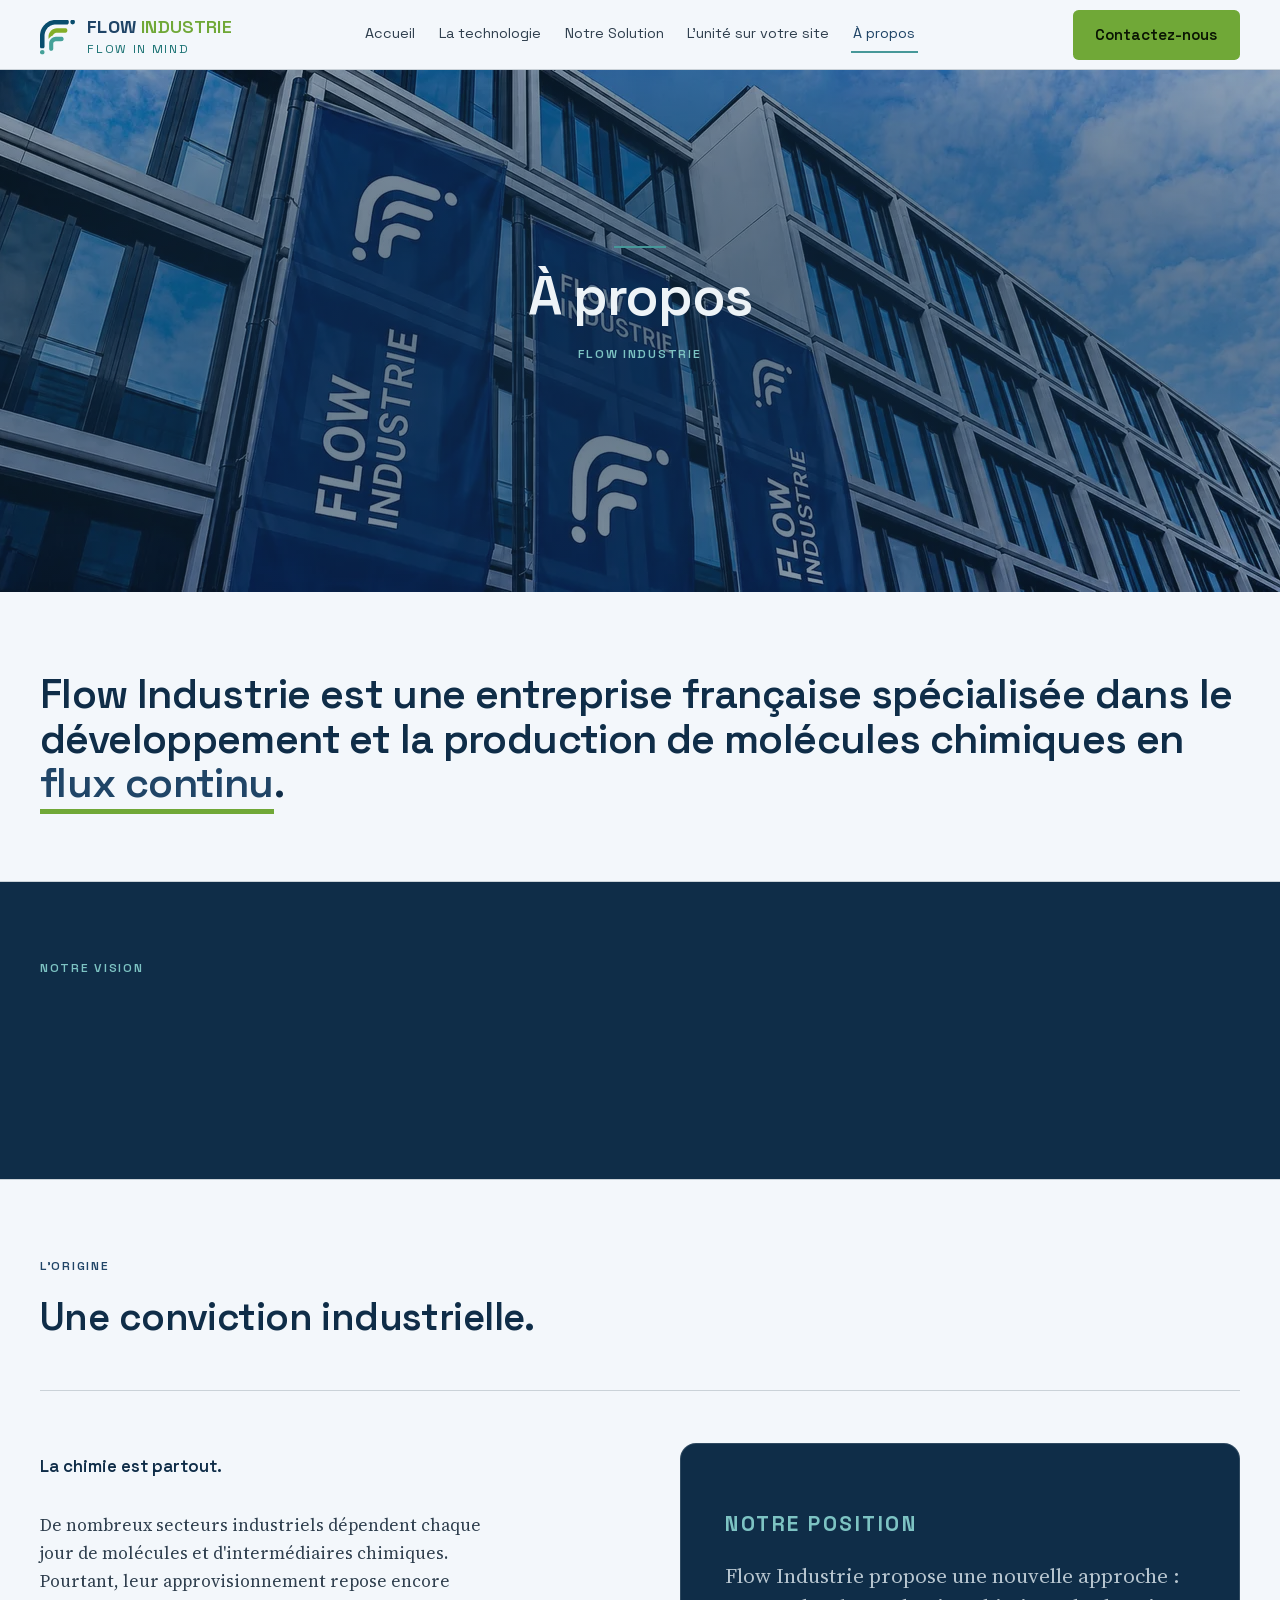
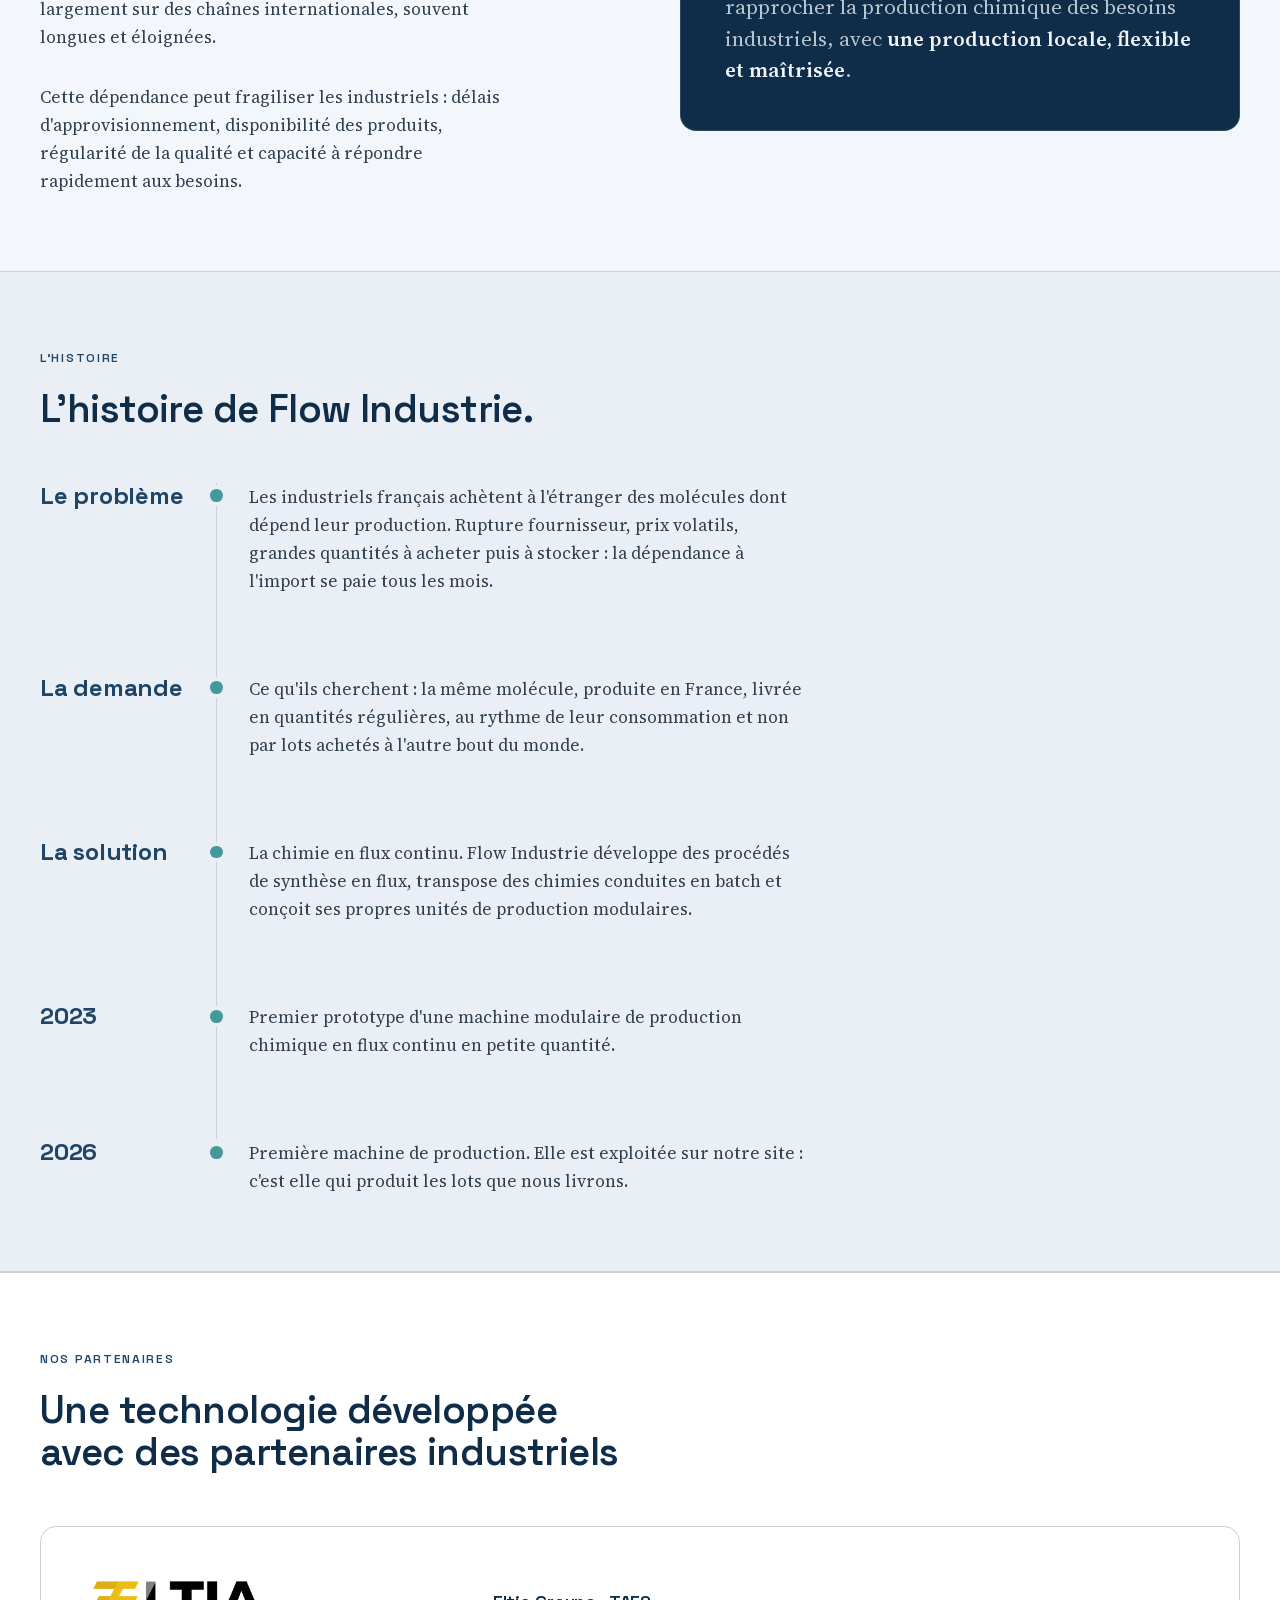
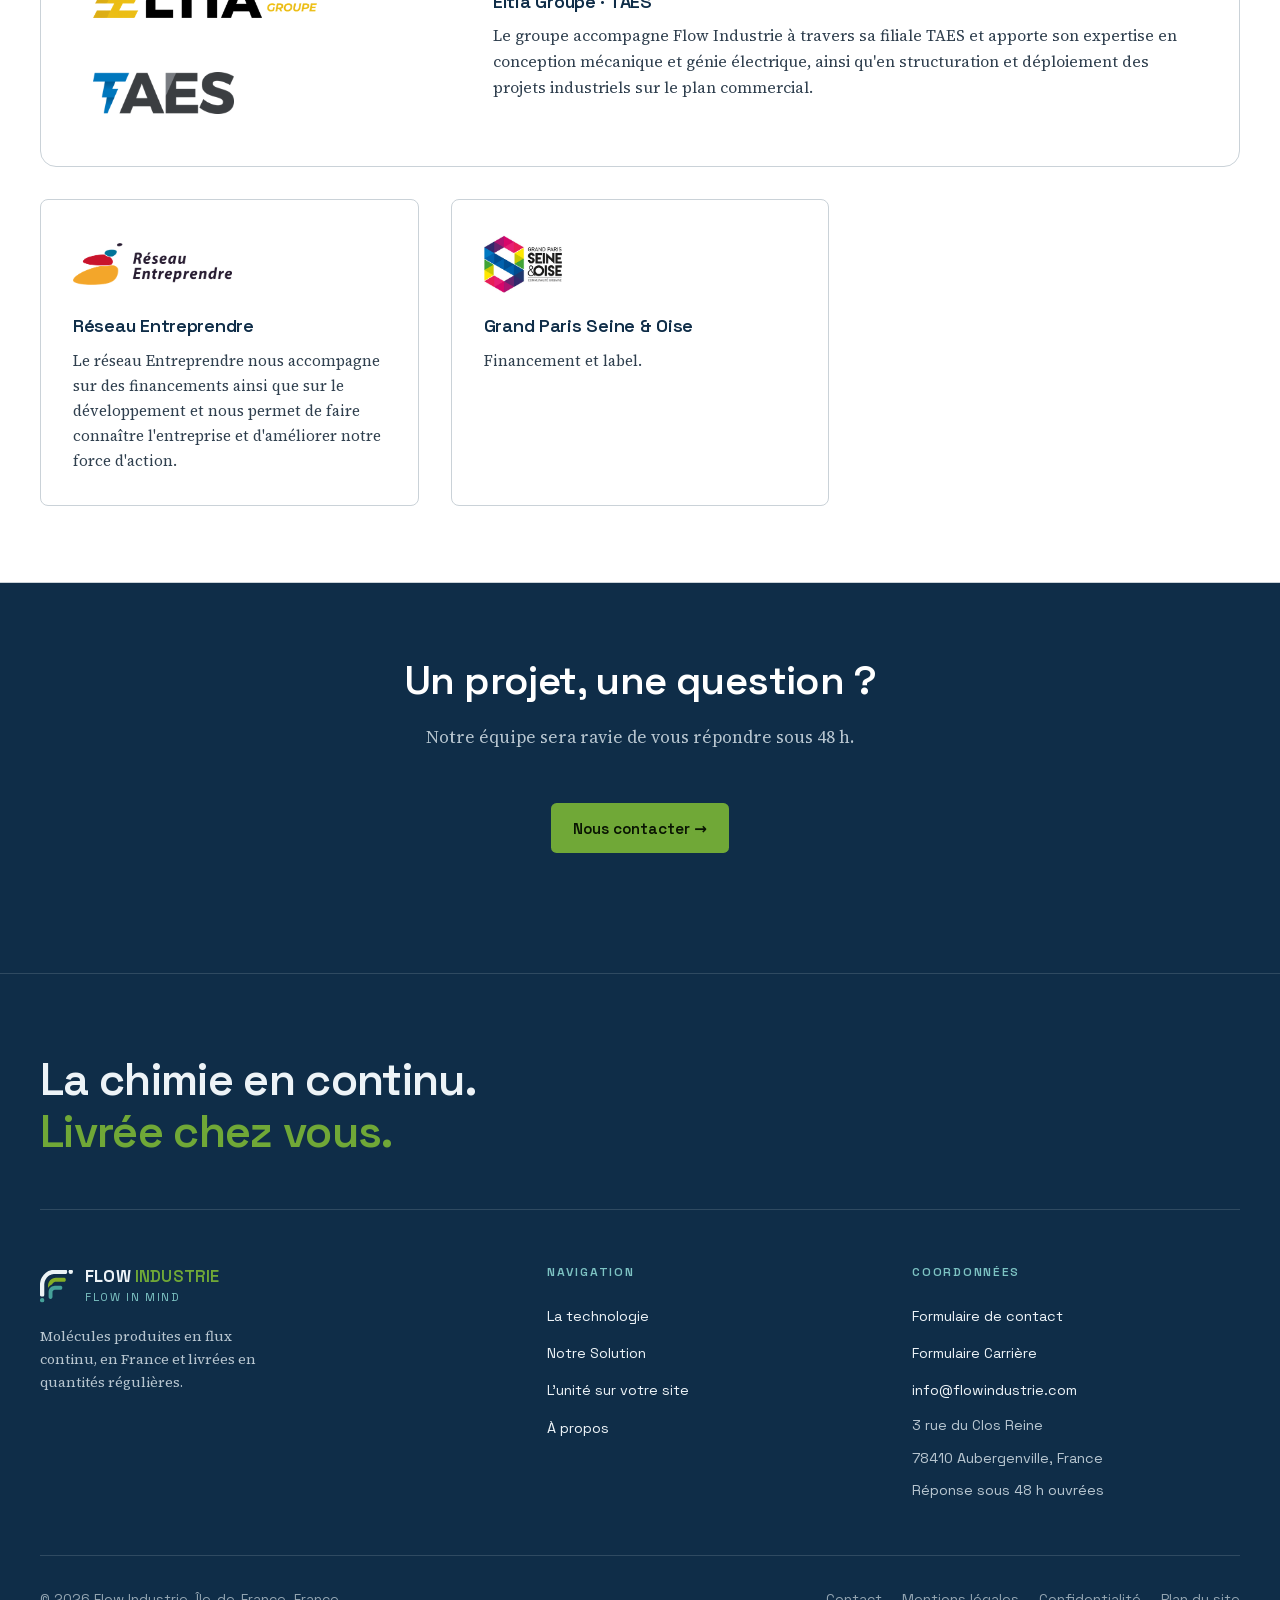
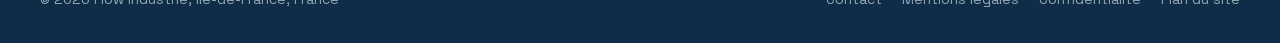
<file: a-propos/index.html>
<!DOCTYPE html><html lang="fr"> <head><meta name="robots" content="noindex,nofollow"><meta charset="utf-8"><meta name="viewport" content="width=device-width, initial-scale=1"><title>À propos | Flow Industrie : chimie en flux continu, en France</title><meta name="description" content="Flow Industrie produit vos molécules en flux continu sur son site d'Île-de-France et vous livre régulièrement. Une jeune société fondée par une chimiste."><link rel="canonical" href="https://www.flowindustrie.com/a-propos/"><link rel="icon" href="../favicon.svg" type="image/svg+xml"><link rel="sitemap" href="../sitemap-index.xml"><meta property="og:type" content="website"><meta property="og:locale" content="fr_FR"><meta property="og:site_name" content="Flow Industrie"><meta property="og:title" content="À propos | Flow Industrie : chimie en flux continu, en France"><meta property="og:description" content="Flow Industrie produit vos molécules en flux continu sur son site d'Île-de-France et vous livre régulièrement. Une jeune société fondée par une chimiste."><meta property="og:url" content="https://www.flowindustrie.com/a-propos/"><meta property="og:image" content="https://www.flowindustrie.com/images/og-unite-modulaire.jpg"><meta property="og:image:width" content="1200"><meta property="og:image:height" content="630"><meta property="og:image:alt" content="Vue de conception de l'unité modulaire de production chimique en flux continu Flow Industrie."><meta name="twitter:card" content="summary_large_image"><link rel="stylesheet" href="../_astro/polices.css"><script type="application/ld+json">{"@context":"https://schema.org","@type":"Organization","name":"Flow Industrie","slogan":"Flow in Mind","description":"Flow Industrie produit vos molécules chimiques en flux continu, en France et vous livre en quantités régulières : la même molécule, sans l'import.","url":"https://www.flowindustrie.com/","logo":"https://www.flowindustrie.com/images/logo-flow-industrie.png","email":"info@flowindustrie.com","address":{"@type":"PostalAddress","streetAddress":"3 rue du Clos Reine","postalCode":"78410","addressLocality":"Aubergenville","addressRegion":"Île-de-France","addressCountry":"FR"}}</script><script type="application/ld+json">{"@context":"https://schema.org","@type":"AboutPage","name":"À propos","description":"Flow Industrie produit vos molécules en flux continu sur son site d'Île-de-France et vous livre régulièrement. Une jeune société fondée par une chimiste.","about":{"@type":"Organization","name":"Flow Industrie","slogan":"Flow in Mind","founder":[{"@type":"Person","name":"Marion Morvan","jobTitle":"Fondatrice et dirigeante","worksFor":{"@type":"Organization","name":"Flow Industrie"}},{"@type":"Person","name":"Etienne Morvan","jobTitle":"Associé, industrialisation","worksFor":{"@type":"Organization","name":"Flow Industrie"}}],"address":{"@type":"PostalAddress","streetAddress":"3 rue du Clos Reine","postalCode":"78410","addressLocality":"Aubergenville","addressRegion":"Île-de-France","addressCountry":"FR"}}}</script><script>
      (function () {
        var racine = document.documentElement;
        if (window.matchMedia('(prefers-reduced-motion: reduce)').matches) return;
        racine.classList.add('js-mouvement');
        window.setTimeout(function () {
          if (racine.dataset.mouvement !== 'pret') racine.classList.remove('js-mouvement');
        }, 2500);
      })();
    </script><link rel="stylesheet" href="../_astro/a-propos.DqSEigQd.css">
<style>.cta-fin[data-astro-cid-ozoyvow7]{background:var(--color-petrol-deep);color:var(--color-on-dark)}.cta-fin[data-astro-cid-ozoyvow7].fond-petrol{background:var(--color-petrol)}.cta-fin[data-astro-cid-ozoyvow7] .wrap[data-astro-cid-ozoyvow7]{padding-block:var(--rythme-demi) var(--space-3xl);text-align:center}.cta-fin[data-astro-cid-ozoyvow7].suivie .wrap[data-astro-cid-ozoyvow7]{padding-bottom:var(--rythme-demi)}.cta-titre[data-astro-cid-ozoyvow7]{font-size:clamp(1.8rem,3.4vw,2.5rem);color:#fff;max-width:24ch;margin-inline:auto}.cta-texte[data-astro-cid-ozoyvow7]{margin-top:var(--space-md);color:var(--color-on-dark-2);max-width:52ch;margin-inline:auto}.cta-actions[data-astro-cid-ozoyvow7]{margin-top:var(--space-xl);display:flex;flex-wrap:wrap;align-items:center;justify-content:center;gap:var(--space-lg)}.cta-secondaire[data-astro-cid-ozoyvow7]{font-family:var(--font-display);font-weight:600;font-size:.95rem;color:var(--color-teal-clair);text-decoration-color:var(--color-accent)}
.surtitre-section[data-astro-cid-xhkvyzga]{font-family:var(--font-display);font-size:.76rem;font-weight:600;letter-spacing:.14em;text-transform:uppercase;color:var(--color-petrol);margin-bottom:var(--space-md)}.vision[data-astro-cid-xhkvyzga]{background:var(--color-petrol-deep);border-block:var(--rule)}.vision[data-astro-cid-xhkvyzga] .wrap[data-astro-cid-xhkvyzga]{padding-block:var(--rythme-demi)}.vision[data-astro-cid-xhkvyzga].part-empruntee{margin-top:2.75rem}.vision[data-astro-cid-xhkvyzga] .surtitre-section[data-astro-cid-xhkvyzga]{color:var(--color-teal-clair)}.phrase[data-astro-cid-xhkvyzga]{font-family:var(--font-display);font-weight:600;font-size:clamp(1.75rem,3.6vw,3.05rem);line-height:1.14;letter-spacing:-.02em;color:var(--color-on-dark)}.vision[data-astro-cid-xhkvyzga][data-pilotage] .mot[data-astro-cid-xhkvyzga]{opacity:0;transition:opacity .45s var(--ease-out)}.vision[data-astro-cid-xhkvyzga][data-pilotage] .mot[data-astro-cid-xhkvyzga].allume{opacity:1}
</style>
<link rel="stylesheet" href="../_astro/a-propos.CRJqdTg-.css"><link rel="stylesheet" href="../_astro/mobile-partage.css"></head> <body> <a class="saut-contenu" href="#contenu">Aller au contenu principal</a> <header class="entete" data-astro-cid-dmqpwcec>  <!-- Niveau 2 : barre principale --> <div class="wrap barre" data-astro-cid-dmqpwcec> <a class="marque" href="../index.html" data-astro-cid-dmqpwcec>  <img class="marque-signe" src="../logo-flow-industrie.svg" alt="" width="972" height="959" data-astro-cid-dmqpwcec> <span class="marque-texte" data-astro-cid-dmqpwcec> <span class="marque-nom" data-astro-cid-dmqpwcec><b data-astro-cid-dmqpwcec>FLOW</b> <span data-astro-cid-dmqpwcec>INDUSTRIE</span></span> <span class="marque-baseline" data-astro-cid-dmqpwcec>Flow in Mind</span> </span> </a> <nav class="liens" id="menu-principal" aria-label="Navigation principale" data-astro-cid-dmqpwcec> <a href="../index.html" data-astro-cid-dmqpwcec> Accueil </a><a href="../technologie/index.html" data-astro-cid-dmqpwcec> La technologie </a><a href="../applications/index.html" data-astro-cid-dmqpwcec> Notre Solution </a><a href="../unite-sur-votre-site/index.html" data-astro-cid-dmqpwcec> L&#39;unité sur votre site </a><a href="../a-propos/index.html" aria-current="page" data-astro-cid-dmqpwcec> À propos </a> <a class="btn btn-accent cta-menu" href="../contact/index.html" data-astro-cid-dmqpwcec>Contactez-nous</a> </nav> <div class="actions-entete" data-astro-cid-dmqpwcec><a class="btn btn-accent cta-entete" href="../contact/index.html" data-astro-cid-dmqpwcec>Contactez-nous</a><button type="button" class="bouton-menu" id="bouton-menu" aria-controls="menu-principal" aria-expanded="false" data-astro-cid-dmqpwcec><span class="barres-menu" aria-hidden="true" data-astro-cid-dmqpwcec><span data-astro-cid-dmqpwcec></span><span data-astro-cid-dmqpwcec></span><span data-astro-cid-dmqpwcec></span></span>Menu</button></div> </div> </header>  <script type="module">const t=document.querySelector(".entete");if(t){let s=null;const l=()=>{const e=window.scrollY>8;e!==s&&(s=e,e?t.dataset.defile="":delete t.dataset.defile)};window.addEventListener("scroll",l,{passive:!0}),l()}</script> <main id="contenu"> <section class="hero" data-astro-cid-xp7oeim3> <div class="banniere" data-astro-cid-xp7oeim3>  <img src="../_astro/batiment-flow-industrie.DWLSTClr_1PjTWx.webp" srcset="../_astro/batiment-flow-industrie.DWLSTClr_WHNaj.webp 900w, ../_astro/batiment-flow-industrie.DWLSTClr_Z26BWIB.webp 1100w, ../_astro/batiment-flow-industrie.DWLSTClr_Z2m9XlS.webp 1440w, ../_astro/batiment-flow-industrie.DWLSTClr_1PjTWx.webp 2083w" alt="Oriflammes aux couleurs de Flow Industrie déployées sur la façade vitrée d'un bâtiment industriel." sizes="(max-width: 1100px) 1100px, 100vw" loading="eager" fetchpriority="high" data-astro-cid-xp7oeim3="true" decoding="async" width="2083" height="755" class="banniere-image">  <div class="wrap banniere-texte" data-astro-cid-xp7oeim3> <span class="banniere-filet" data-anim="trace" data-astro-cid-xp7oeim3></span> <p class="banniere-titre" data-anim="monte" data-retard="1" data-astro-cid-xp7oeim3>À propos</p> <p class="banniere-sous-titre" data-anim="monte" data-retard="2" data-astro-cid-xp7oeim3>Flow Industrie</p> </div> </div> <div class="wrap hero-grille" data-astro-cid-xp7oeim3> <div class="hero-texte" data-anim-groupe="monte" data-astro-cid-xp7oeim3>    <h1 data-astro-cid-xp7oeim3>
Flow Industrie est une entreprise française spécialisée dans le développement et la production de molécules chimiques en
 <em data-anim="souligne" data-retard="3" data-astro-cid-xp7oeim3>flux continu</em>.
 </h1>  </div> </div> </section> <section class="vision" data-vision aria-labelledby="titre-vision" data-astro-cid-xhkvyzga> <div class="wrap" data-astro-cid-xhkvyzga> <p class="surtitre-section" data-astro-cid-xhkvyzga>Notre vision</p>  <p class="phrase" id="titre-vision" data-astro-cid-xhkvyzga> <span class="mot" data-astro-cid-xhkvyzga>Rendre</span>  <span class="mot" data-astro-cid-xhkvyzga>à</span>  <span class="mot" data-astro-cid-xhkvyzga>l&#39;industrie</span>  <span class="mot" data-astro-cid-xhkvyzga>française</span>  <span class="mot" data-astro-cid-xhkvyzga>la</span>  <span class="mot" data-astro-cid-xhkvyzga>maîtrise</span>  <span class="mot" data-astro-cid-xhkvyzga>de</span>  <span class="mot" data-astro-cid-xhkvyzga>sa</span>  <span class="mot" data-astro-cid-xhkvyzga>chimie,</span>  <span class="mot" data-astro-cid-xhkvyzga>pour</span>  <span class="mot" data-astro-cid-xhkvyzga>un</span>  <span class="mot" data-astro-cid-xhkvyzga>modèle</span>  <span class="mot" data-astro-cid-xhkvyzga>plus</span>  <span class="mot" data-astro-cid-xhkvyzga>agile,</span>  <span class="mot" data-astro-cid-xhkvyzga>local</span>  <span class="mot" data-astro-cid-xhkvyzga>et</span>  <span class="mot" data-astro-cid-xhkvyzga>maîtrisé.</span>  </p> </div> </section>  <script type="module">const m=Array.from(document.querySelectorAll("[data-vision]"));if(m.length&&!window.matchMedia("(prefers-reduced-motion: reduce)").matches)for(const e of m){const a=e.querySelector(".phrase"),t=Array.from(e.querySelectorAll(".mot"));if(!a||!t.length)continue;e.dataset.pilotage="";let i=null,o=!0,c=-1;const u=()=>{i=null;const n=a.getBoundingClientRect(),d=window.innerHeight,h=d*.4+n.height;if(!h)return;const f=Math.min(1,Math.max(0,(d*.85-n.top)/h)),l=Math.round(f*t.length);if(l!==c){c=l;for(let r=0;r<t.length;r++)t[r].classList.toggle("allume",r<l)}},s=()=>{i!==null||!o||(i=requestAnimationFrame(u))};"IntersectionObserver"in window&&new IntersectionObserver(([n])=>{o=n.isIntersecting,o&&s()},{rootMargin:"200px 0px"}).observe(e),window.addEventListener("scroll",s,{passive:!0}),window.addEventListener("resize",s,{passive:!0}),u()}</script> <section class="origine" aria-labelledby="titre-origine" data-astro-cid-xp7oeim3> <div class="wrap" data-astro-cid-xp7oeim3> <div class="origine-tete" data-anim-groupe="monte" data-astro-cid-xp7oeim3> <p class="surtitre-section" data-astro-cid-xp7oeim3>L'origine</p>  <h2 class="titre-section" id="titre-origine" data-astro-cid-xp7oeim3>Une conviction industrielle.</h2> </div> <div class="origine-corps" data-astro-cid-xp7oeim3> <div class="origine-modele" data-astro-cid-xp7oeim3> <p class="origine-intro origine-cadence" data-anim="monte" data-astro-cid-xp7oeim3>La chimie est partout.</p> <p class="origine-suite" data-anim="monte" data-astro-cid-xp7oeim3>De nombreux secteurs industriels dépendent chaque jour de molécules et d'intermédiaires chimiques. Pourtant, leur approvisionnement repose encore largement sur des chaînes internationales, souvent longues et éloignées.</p> <p class="origine-suite" data-anim="monte" data-astro-cid-xp7oeim3>Cette dépendance peut fragiliser les industriels&nbsp;: délais d'approvisionnement, disponibilité des produits, régularité de la qualité et capacité à répondre rapidement aux besoins.</p> </div>  <div class="position" data-anim="carte" data-astro-cid-xp7oeim3> <p class="libelle-colonne" data-astro-cid-xp7oeim3>Notre position</p>  <p data-astro-cid-xp7oeim3>
Flow Industrie propose une nouvelle approche&nbsp;: rapprocher la production chimique
            des besoins industriels, avec
<strong data-astro-cid-xp7oeim3> une production locale, flexible et maîtrisée</strong>.
</p> </div> </div> </div> </section>   <section class="histoire" aria-labelledby="titre-histoire" data-astro-cid-xp7oeim3> <div class="wrap" data-astro-cid-xp7oeim3> <div class="entete-simple" data-anim-groupe="monte" data-astro-cid-xp7oeim3> <p class="surtitre-section" data-astro-cid-xp7oeim3>L'histoire</p> <h2 class="titre-section" id="titre-histoire" data-astro-cid-xp7oeim3>L'histoire de Flow Industrie.</h2> </div> <ol class="chrono" data-astro-cid-xp7oeim3> <li class="jalon" data-anim="monte" data-astro-cid-xp7oeim3> <p class="annee" data-astro-cid-xp7oeim3>  Le problème </p> <div class="jalon-corps" data-astro-cid-xp7oeim3> <p data-astro-cid-xp7oeim3>Les industriels français achètent à l&#39;étranger des molécules dont dépend leur production. Rupture fournisseur, prix volatils, grandes quantités à acheter puis à stocker : la dépendance à l&#39;import se paie tous les mois.</p> </div> </li><li class="jalon" data-anim="monte" data-astro-cid-xp7oeim3> <p class="annee" data-astro-cid-xp7oeim3>  La demande </p> <div class="jalon-corps" data-astro-cid-xp7oeim3> <p data-astro-cid-xp7oeim3>Ce qu&#39;ils cherchent : la même molécule, produite en France, livrée en quantités régulières, au rythme de leur consommation et non par lots achetés à l&#39;autre bout du monde.</p> </div> </li><li class="jalon" data-anim="monte" data-astro-cid-xp7oeim3> <p class="annee" data-astro-cid-xp7oeim3>  La solution </p> <div class="jalon-corps" data-astro-cid-xp7oeim3> <p data-astro-cid-xp7oeim3>La chimie en flux continu. Flow Industrie développe des procédés de synthèse en flux, transpose des chimies conduites en batch et conçoit ses propres unités de production modulaires.</p> </div> </li><li class="jalon" data-anim="monte" data-astro-cid-xp7oeim3> <p class="annee" data-astro-cid-xp7oeim3>  2023 </p> <div class="jalon-corps" data-astro-cid-xp7oeim3> <p data-astro-cid-xp7oeim3>Premier prototype d&#39;une machine modulaire de production chimique en flux continu en petite quantité.</p> </div> </li><li class="jalon" data-anim="monte" data-astro-cid-xp7oeim3> <p class="annee" data-astro-cid-xp7oeim3>  2026 </p> <div class="jalon-corps" data-astro-cid-xp7oeim3> <p data-astro-cid-xp7oeim3>Première machine de production. Elle est exploitée sur notre site : c&#39;est elle qui produit les lots que nous livrons.</p> </div> </li>  </ol> </div> </section>   <section class="partenaires" aria-labelledby="titre-partenaires" data-astro-cid-xp7oeim3> <div class="wrap" data-astro-cid-xp7oeim3> <div class="entete-simple" data-anim-groupe="monte" data-astro-cid-xp7oeim3> <p class="surtitre-section" data-astro-cid-xp7oeim3>Nos partenaires</p> <h2 class="titre-section" id="titre-partenaires" data-astro-cid-xp7oeim3>
Une technologie développée avec des partenaires industriels
</h2>  </div> <div class="partenaires-rouleau" data-partenaires><ul class="soutiens" data-anim-groupe="carte" data-astro-cid-xp7oeim3 data-grille-partenaires><li class="soutien-majeur" data-astro-cid-xp7oeim3><article class="partenaire-majeur" data-astro-cid-xp7oeim3> <div class="partenaire-logos" data-astro-cid-xp7oeim3> <img src="../images/partenaires/eltia.png" alt="Eltia Groupe" style="--echelle:1" loading="lazy" decoding="async" data-astro-cid-xp7oeim3><img src="../images/partenaires/taes.png" alt="TAES" style="--echelle:1" loading="lazy" decoding="async" data-astro-cid-xp7oeim3> </div> <div class="partenaire-texte" data-astro-cid-xp7oeim3> <h3 data-astro-cid-xp7oeim3>Eltia Groupe · TAES</h3> <p data-astro-cid-xp7oeim3>
Le groupe accompagne Flow Industrie à travers sa filiale TAES et apporte son expertise
            en conception mécanique et génie électrique, ainsi qu'en structuration et déploiement
            des projets industriels sur le plan commercial.
</p> </div> </article></li> <li class="soutien" data-astro-cid-xp7oeim3> <div class="partenaire-logos" data-astro-cid-xp7oeim3> <img src="../images/partenaires/reseau-entreprendre.png" alt="Réseau Entreprendre" style="--echelle:1" loading="lazy" decoding="async" data-astro-cid-xp7oeim3> </div> <h3 data-astro-cid-xp7oeim3>Réseau Entreprendre</h3> <p data-astro-cid-xp7oeim3>Le réseau Entreprendre nous accompagne sur des financements ainsi que sur le développement et nous permet de faire connaître l&#39;entreprise et d&#39;améliorer notre force d&#39;action.</p> </li><li class="soutien" data-astro-cid-xp7oeim3> <div class="partenaire-logos" data-astro-cid-xp7oeim3> <img src="../images/partenaires/grand-paris-seine-oise.png" alt="Grand Paris Seine &#38; Oise" style="--echelle:1.4" loading="lazy" decoding="async" data-astro-cid-xp7oeim3> </div> <h3 data-astro-cid-xp7oeim3>Grand Paris Seine &amp; Oise</h3> <p data-astro-cid-xp7oeim3>Financement et label.</p> </li> </ul><div class="partenaires-commandes"><button type="button" class="rouleau-fleche" data-partenaires-prec aria-label="Partenaire précédent"><svg viewBox="0 0 24 24" width="18" height="18" fill="none" stroke="currentColor" stroke-width="2" stroke-linecap="round" stroke-linejoin="round" aria-hidden="true"><path d="M15 5 8 12l7 7"/></svg></button><p class="rouleau-rang" aria-live="polite"><span data-partenaires-rang>1</span>&#8201;/&#8201;<span data-partenaires-total>3</span></p><button type="button" class="rouleau-fleche" data-partenaires-suiv aria-label="Partenaire suivant"><svg viewBox="0 0 24 24" width="18" height="18" fill="none" stroke="currentColor" stroke-width="2" stroke-linecap="round" stroke-linejoin="round" aria-hidden="true"><path d="m9 5 7 7-7 7"/></svg></button></div></div> </div> </section> <section class="cta-fin" aria-labelledby="titre-cta" data-astro-cid-ozoyvow7> <div class="wrap" data-anim-groupe="monte" data-astro-cid-ozoyvow7> <h2 class="cta-titre" id="titre-cta" data-astro-cid-ozoyvow7>Un projet, une question ?</h2> <p class="cta-texte" data-astro-cid-ozoyvow7>Notre équipe sera ravie de vous répondre sous 48 h.</p> <div class="cta-actions" data-astro-cid-ozoyvow7> <a class="btn btn-accent" href="../contact/index.html" data-astro-cid-ozoyvow7>Nous contacter&nbsp;→</a> </div> </div> </section>   </main> <footer class="pied" data-astro-cid-yrghxkbj>  <div class="wrap" data-anim-groupe="monte" data-astro-cid-yrghxkbj>  <p class="declaration" data-astro-cid-yrghxkbj> <span data-astro-cid-yrghxkbj>La chimie en continu.</span> <span class="chez-vous" data-astro-cid-yrghxkbj>Livrée chez vous.</span> </p> <div class="colonnes" data-astro-cid-yrghxkbj> <div class="bloc-marque" data-astro-cid-yrghxkbj> <a class="marque" href="../index.html" data-astro-cid-yrghxkbj>  <img class="marque-signe" src="../logo-flow-industrie-fond-sombre.svg" alt="" width="972" height="959" data-astro-cid-yrghxkbj> <span class="marque-texte" data-astro-cid-yrghxkbj> <span class="marque-nom" data-astro-cid-yrghxkbj><b data-astro-cid-yrghxkbj>FLOW</b> <span data-astro-cid-yrghxkbj>INDUSTRIE</span></span> <span class="marque-baseline" data-astro-cid-yrghxkbj>Flow in Mind</span> </span> </a>  <p class="description" data-astro-cid-yrghxkbj>
Molécules produites en flux continu, en France et livrées en quantités
          régulières.
</p> </div> <nav class="colonne" aria-labelledby="pied-navigation" data-astro-cid-yrghxkbj> <p class="colonne-titre" id="pied-navigation" data-astro-cid-yrghxkbj>Navigation</p> <ul data-astro-cid-yrghxkbj> <li data-astro-cid-yrghxkbj> <a href="../technologie/index.html" data-astro-cid-yrghxkbj>La technologie</a> </li><li data-astro-cid-yrghxkbj> <a href="../applications/index.html" data-astro-cid-yrghxkbj>Notre Solution</a> </li><li data-astro-cid-yrghxkbj> <a href="../unite-sur-votre-site/index.html" data-astro-cid-yrghxkbj>L&#39;unité sur votre site</a> </li><li data-astro-cid-yrghxkbj> <a href="../a-propos/index.html" data-astro-cid-yrghxkbj>À propos</a> </li></ul> </nav> <div class="colonne" data-astro-cid-yrghxkbj> <p class="colonne-titre" id="pied-coordonnees" data-astro-cid-yrghxkbj>Coordonnées</p>  <address aria-labelledby="pied-coordonnees" data-astro-cid-yrghxkbj> <ul data-astro-cid-yrghxkbj>  <li data-astro-cid-yrghxkbj><a href="../contact/index.html" data-astro-cid-yrghxkbj>Formulaire de contact</a></li>  <li data-astro-cid-yrghxkbj><a href="../carriere/index.html" data-astro-cid-yrghxkbj>Formulaire Carrière</a></li> <li data-astro-cid-yrghxkbj><a href="mailto:info@flowindustrie.com" data-astro-cid-yrghxkbj>info@flowindustrie.com</a></li> <li data-astro-cid-yrghxkbj>3 rue du Clos Reine</li> <li data-astro-cid-yrghxkbj>78410 Aubergenville, France</li> <li data-astro-cid-yrghxkbj>Réponse sous 48 h ouvrées</li> </ul> </address> </div> </div> <div class="rangee" data-astro-cid-yrghxkbj>  <span data-astro-cid-yrghxkbj>© 2026 Flow Industrie, Île-de-France, France</span> <nav aria-label="Liens de bas de page" data-astro-cid-yrghxkbj> <a href="../contact/index.html" data-astro-cid-yrghxkbj>Contact</a> <a href="../mentions-legales/index.html" data-astro-cid-yrghxkbj>Mentions légales</a> <a href="../confidentialite/index.html" data-astro-cid-yrghxkbj>Confidentialité</a> <a href="../plan-du-site/index.html" data-astro-cid-yrghxkbj>Plan du site</a> </nav> </div> </div> </footer>  <script type="module">const s=document.documentElement;if(s.classList.contains("js-mouvement")){const o=Array.from(document.querySelectorAll("[data-anim], [data-anim-groupe]"));if(!("IntersectionObserver"in window))o.forEach(e=>e.classList.add("vu"));else{const e=new IntersectionObserver(t=>{for(const n of t)n.isIntersecting&&(n.target.classList.add("vu"),e.unobserve(n.target))},{rootMargin:"0px 0px -10% 0px"});document.body.offsetHeight,o.forEach(t=>e.observe(t))}s.dataset.mouvement="pret"}</script> <dialog class="panneau-contact" id="panneau-contact" aria-labelledby="panneau-titre"><div class="panneau-tete"><div><h2 id="panneau-titre" class="titre">Une question, un projet&nbsp;?</h2></div><button type="button" class="panneau-croix" aria-label="Fermer le formulaire"><svg viewBox="0 0 24 24" width="20" height="20" fill="none" stroke="currentColor" stroke-width="1.7" stroke-linecap="round" aria-hidden="true"><path d="m6 6 12 12M18 6 6 18"/></svg></button></div><div class="panneau-corps"><form class="formulaire carte" id="pan-formulaire-contact" data-anim="carte" action="/envoi/contact.php" method="POST" data-astro-cid-qtd5vjyj> <!-- Piège à robots : un humain ne remplit jamais ce champ. --> <input type="checkbox" name="botcheck" class="piege" tabindex="-1" autocomplete="off" data-astro-cid-qtd5vjyj> <!-- Traçage de la source du lead, rempli par le script en bas de composant. --> <input type="hidden" name="page_origine" id="pan-page_origine" data-astro-cid-qtd5vjyj> <input type="hidden" name="referent" id="pan-referent" data-astro-cid-qtd5vjyj> <input type="hidden" name="utm_source" id="pan-utm_source" data-astro-cid-qtd5vjyj> <input type="hidden" name="utm_medium" id="pan-utm_medium" data-astro-cid-qtd5vjyj> <input type="hidden" name="utm_campaign" id="pan-utm_campaign" data-astro-cid-qtd5vjyj> <ul class="formulaire-appui"><li><svg class="glyphe" viewBox="0 0 24 24" width="15" height="15" fill="none" stroke="currentColor" stroke-width="2" stroke-linecap="round" stroke-linejoin="round" aria-hidden="true"><path d="m4 12.5 5 5L20 6.5"/></svg><span>Réponse sous 48 h ouvrées en toute confidentialité</span></li></ul> <div class="duo" data-astro-cid-qtd5vjyj> <label data-astro-cid-qtd5vjyj>
Nom et prénom
<input type="text" name="nom" autocomplete="name" required data-astro-cid-qtd5vjyj> </label> <label data-astro-cid-qtd5vjyj>
Société
<input type="text" name="societe" autocomplete="organization" required data-astro-cid-qtd5vjyj> </label> </div> <div class="duo" data-astro-cid-qtd5vjyj> <label data-astro-cid-qtd5vjyj>
Email professionnel
<input type="email" name="email" autocomplete="email" required data-astro-cid-qtd5vjyj> </label> <label data-astro-cid-qtd5vjyj>
Téléphone
<input type="tel" name="telephone" autocomplete="tel" required data-astro-cid-qtd5vjyj> </label> </div> <label data-astro-cid-qtd5vjyj>
Sujet
<input type="text" name="sujet" required placeholder="En quelques mots, l'objet de votre demande" data-astro-cid-qtd5vjyj> </label> <label data-astro-cid-qtd5vjyj>
Message
<textarea name="message" rows="4" required placeholder="Décrivez-nous votre question / projet…" data-astro-cid-qtd5vjyj></textarea> </label> <label class="consentement" data-astro-cid-qtd5vjyj> <input type="checkbox" name="consentement" required data-astro-cid-qtd5vjyj> <span data-astro-cid-qtd5vjyj>
J'accepte que Flow Industrie utilise ces informations pour répondre à ma demande. Voir la
<a class="lien-texte" href="../confidentialite/index.html" data-astro-cid-qtd5vjyj>politique de confidentialité</a>.
</span> </label> <p class="erreur" id="pan-erreur-envoi" role="alert" hidden data-astro-cid-qtd5vjyj>
L'envoi n'a pas abouti. Réessayez dans un instant, ou écrivez-nous directement à
<a href="mailto:info@flowindustrie.com" data-astro-cid-qtd5vjyj>info@flowindustrie.com</a>.
</p> <button class="btn btn-accent" type="submit" data-astro-cid-qtd5vjyj>Envoyer ma demande</button> <p class="note" data-astro-cid-qtd5vjyj>Réponse sous 48 h ouvrées. Vos informations ne sont ni revendues ni transmises à des tiers.</p> </form><div class="remerciement carte" id="pan-remerciement" tabindex="-1" hidden data-astro-cid-qtd5vjyj> <p class="marque" aria-hidden="true" data-astro-cid-qtd5vjyj>✓</p> <h3 data-astro-cid-qtd5vjyj>Merci, votre demande nous est parvenue.</h3> <p data-astro-cid-qtd5vjyj>
Elle arrive directement dans la boîte de l'équipe. Un ingénieur procédés la lit et vous
    répond sous 48 h ouvrées, le temps de regarder sérieusement ce que vous nous
    décrivez.
</p> <p data-astro-cid-qtd5vjyj>
Un oubli, un document à joindre ? Écrivez-nous à
<a class="lien-texte" href="mailto:info@flowindustrie.com" data-astro-cid-qtd5vjyj>info@flowindustrie.com</a>.
</p> <p class="note" data-astro-cid-qtd5vjyj>
En attendant, <a class="lien-texte" href="../technologie/index.html" data-astro-cid-qtd5vjyj>la technologie</a> et
<a class="lien-texte" href="../index.html#notre-solution" data-astro-cid-qtd5vjyj>notre solution</a> répondent déjà à une bonne partie
    des questions.
</p> </div></div></dialog><div class="barre-mobile"><a class="btn btn-accent" href="../contact/index.html">Contactez-nous</a></div><script src="../_astro/panneau-contact.js" defer></script><script src="../_astro/entete-mobile.js" defer></script><script src="../_astro/mobile.js" defer></script></body> </html>
</file>
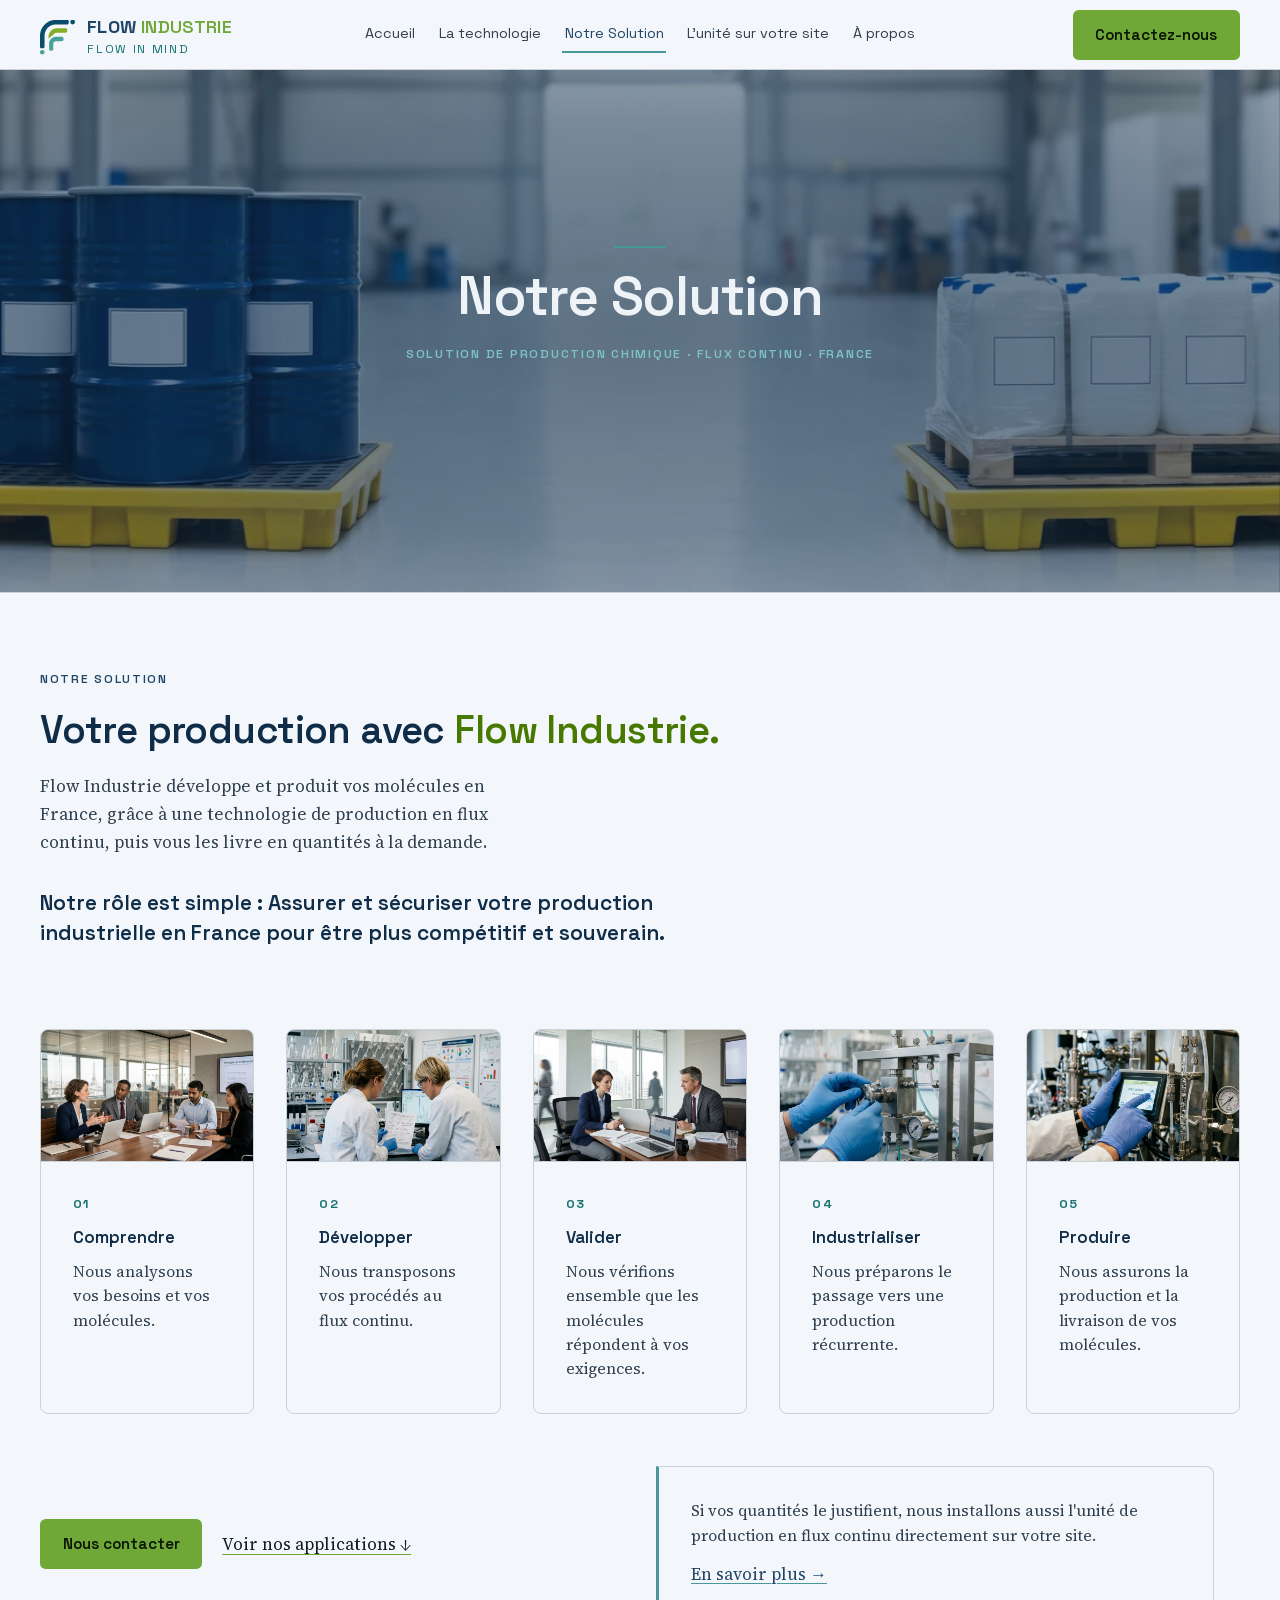
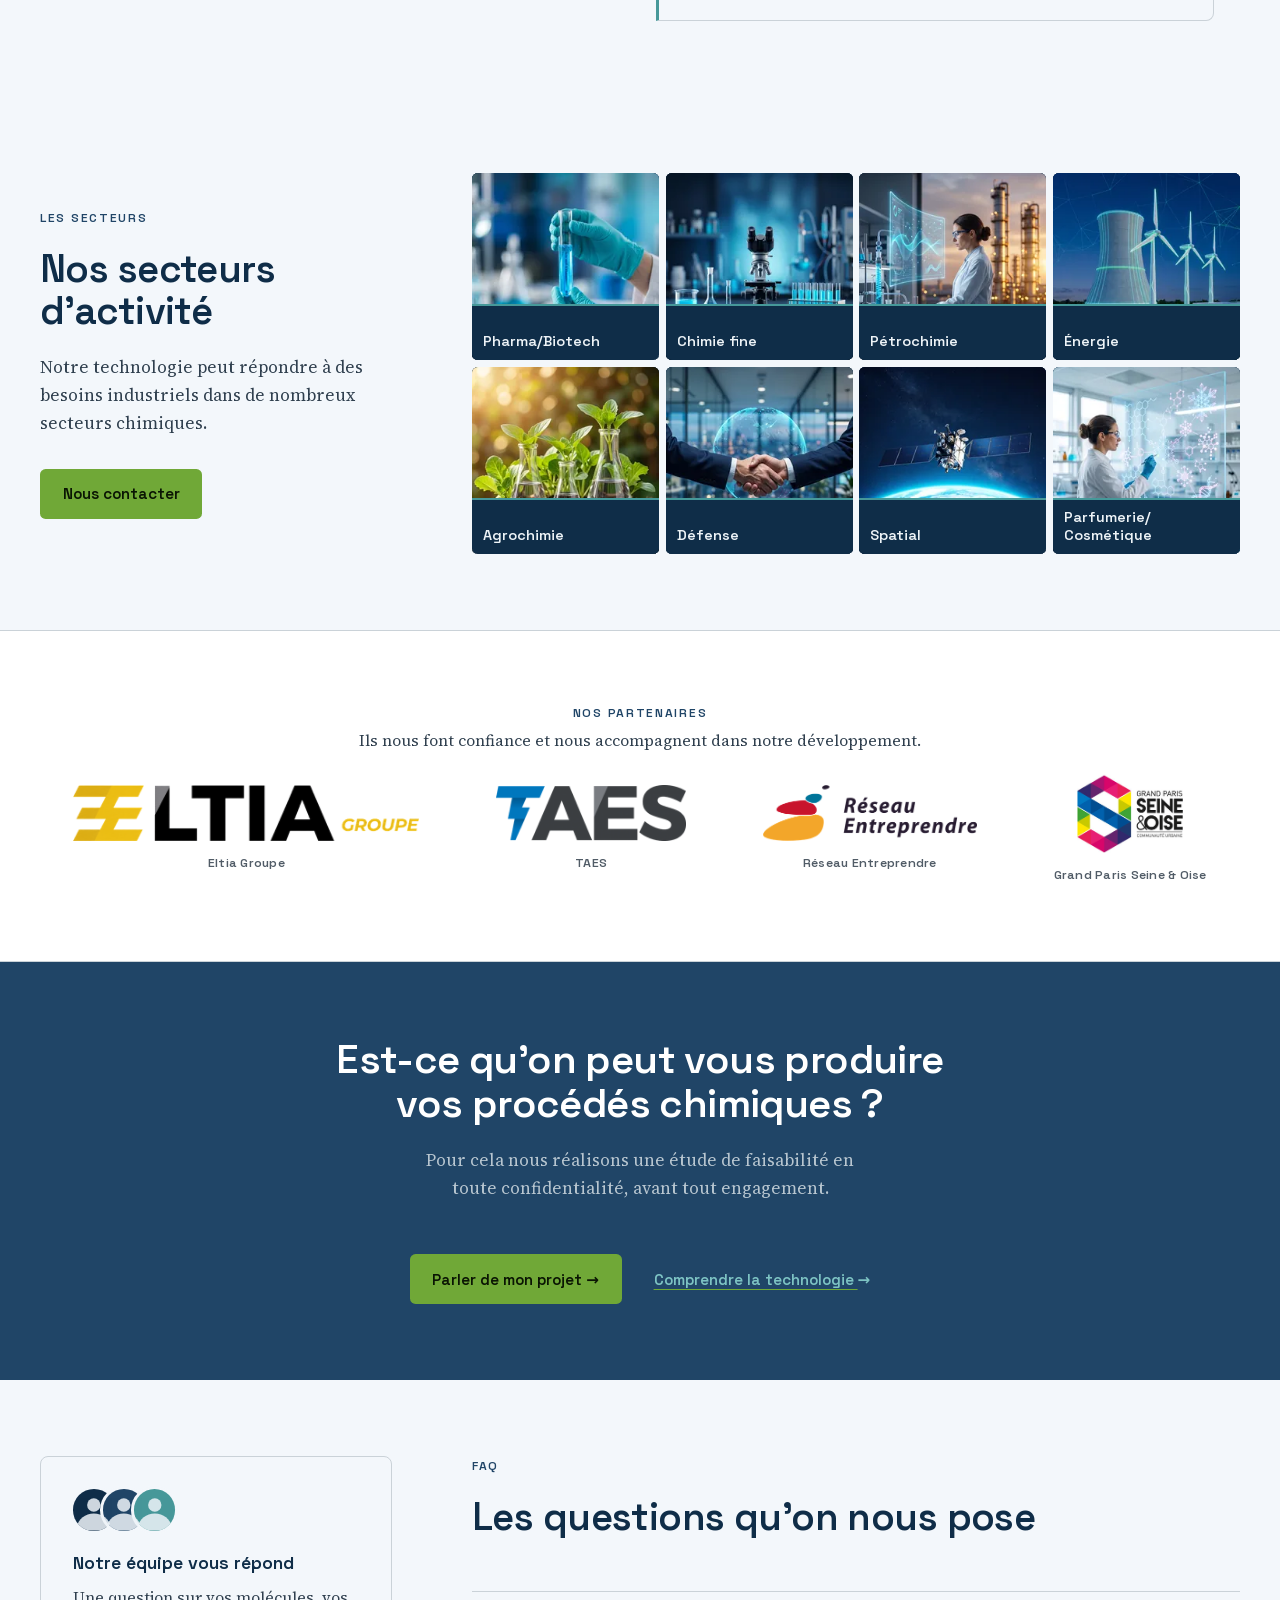
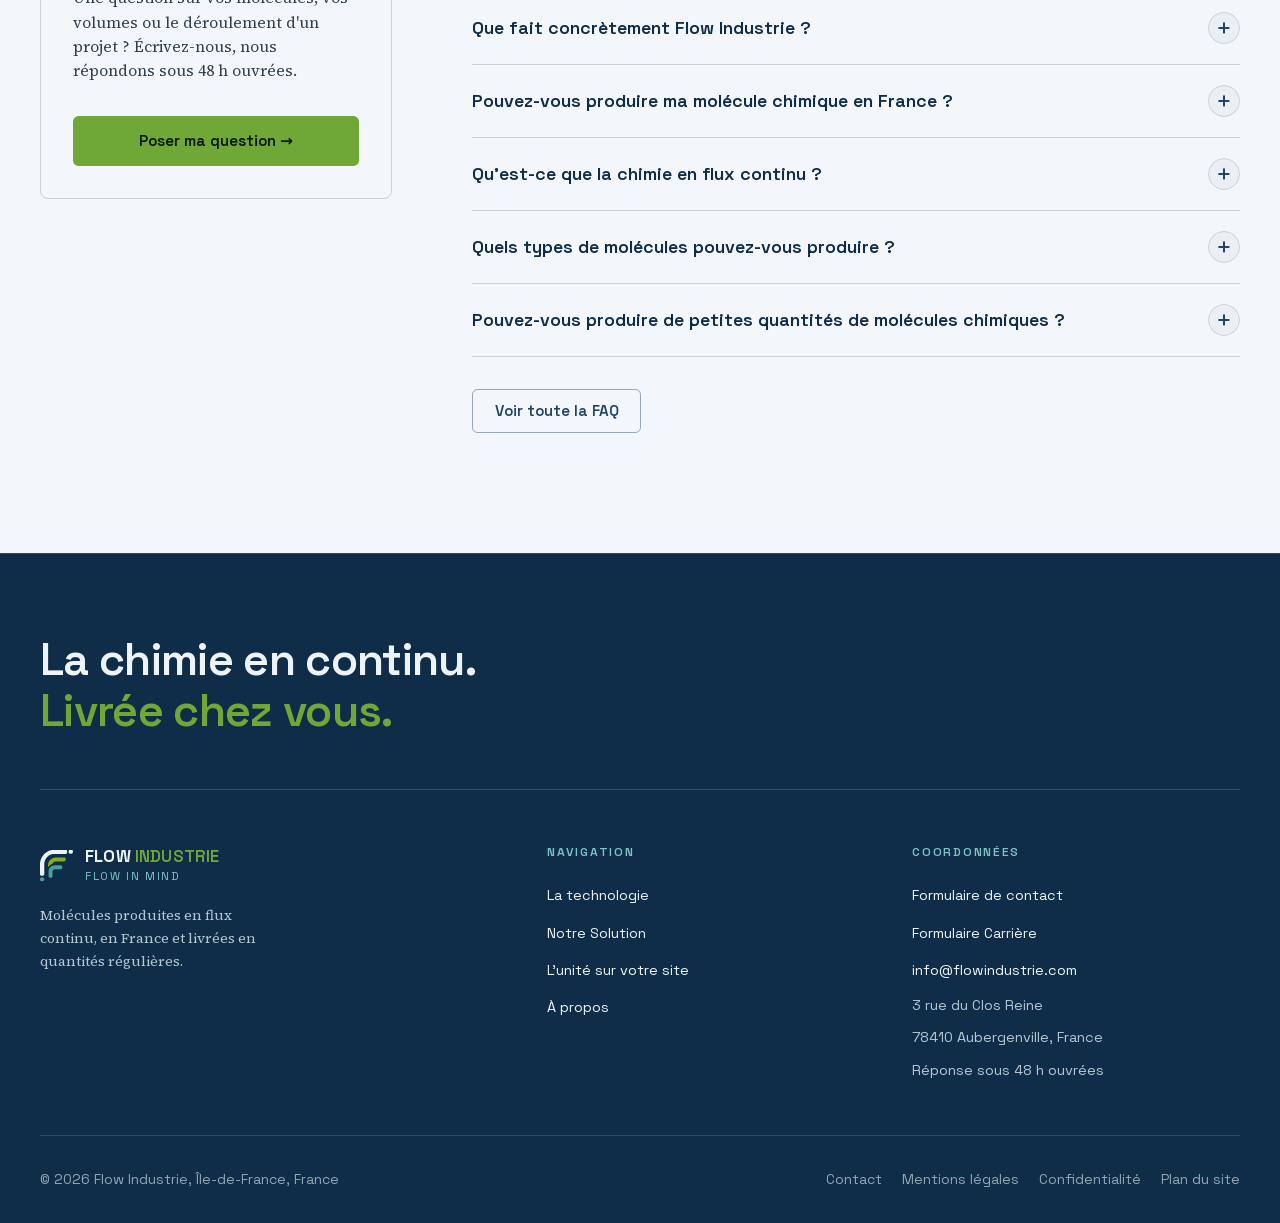
<file: applications/index.html>
<!DOCTYPE html><html lang="fr"> <head><meta name="robots" content="noindex,nofollow"><meta charset="utf-8"><meta name="viewport" content="width=device-width, initial-scale=1"><title>Notre Solution | Flow Industrie : molécules produites en France</title><meta name="description" content="La réponse ne dépend pas de votre secteur, mais de la molécule : approvisionnement, criticité, volume, chimie. Six critères pour savoir si nous pouvons la produire en France."><link rel="canonical" href="https://www.flowindustrie.com/applications/"><link rel="icon" href="../favicon.svg" type="image/svg+xml"><link rel="sitemap" href="../sitemap-index.xml"><meta property="og:type" content="website"><meta property="og:locale" content="fr_FR"><meta property="og:site_name" content="Flow Industrie"><meta property="og:title" content="Notre Solution | Flow Industrie : molécules produites en France"><meta property="og:description" content="La réponse ne dépend pas de votre secteur, mais de la molécule : approvisionnement, criticité, volume, chimie. Six critères pour savoir si nous pouvons la produire en France."><meta property="og:url" content="https://www.flowindustrie.com/applications/"><meta property="og:image" content="https://www.flowindustrie.com/images/og-unite-modulaire.jpg"><meta property="og:image:width" content="1200"><meta property="og:image:height" content="630"><meta property="og:image:alt" content="Vue de conception de l'unité modulaire de production chimique en flux continu Flow Industrie."><meta name="twitter:card" content="summary_large_image"><link rel="stylesheet" href="../_astro/polices.css"><script type="application/ld+json">{"@context":"https://schema.org","@type":"Organization","name":"Flow Industrie","slogan":"Flow in Mind","description":"Flow Industrie produit vos molécules chimiques en flux continu, en France et vous livre en quantités régulières : la même molécule, sans l'import.","url":"https://www.flowindustrie.com/","logo":"https://www.flowindustrie.com/images/logo-flow-industrie.png","email":"info@flowindustrie.com","address":{"@type":"PostalAddress","streetAddress":"3 rue du Clos Reine","postalCode":"78410","addressLocality":"Aubergenville","addressRegion":"Île-de-France","addressCountry":"FR"}}</script><script>
      (function () {
        var racine = document.documentElement;
        if (window.matchMedia('(prefers-reduced-motion: reduce)').matches) return;
        racine.classList.add('js-mouvement');
        window.setTimeout(function () {
          if (racine.dataset.mouvement !== 'pret') racine.classList.remove('js-mouvement');
        }, 2500);
      })();
    </script><link rel="stylesheet" href="../_astro/a-propos.DqSEigQd.css">
<style>.cta-fin[data-astro-cid-ozoyvow7]{background:var(--color-petrol-deep);color:var(--color-on-dark)}.cta-fin[data-astro-cid-ozoyvow7].fond-petrol{background:var(--color-petrol)}.cta-fin[data-astro-cid-ozoyvow7] .wrap[data-astro-cid-ozoyvow7]{padding-block:var(--rythme-demi) var(--space-3xl);text-align:center}.cta-fin[data-astro-cid-ozoyvow7].suivie .wrap[data-astro-cid-ozoyvow7]{padding-bottom:var(--rythme-demi)}.cta-titre[data-astro-cid-ozoyvow7]{font-size:clamp(1.8rem,3.4vw,2.5rem);color:#fff;max-width:24ch;margin-inline:auto}.cta-texte[data-astro-cid-ozoyvow7]{margin-top:var(--space-md);color:var(--color-on-dark-2);max-width:52ch;margin-inline:auto}.cta-actions[data-astro-cid-ozoyvow7]{margin-top:var(--space-xl);display:flex;flex-wrap:wrap;align-items:center;justify-content:center;gap:var(--space-lg)}.cta-secondaire[data-astro-cid-ozoyvow7]{font-family:var(--font-display);font-weight:600;font-size:.95rem;color:var(--color-teal-clair);text-decoration-color:var(--color-accent)}
.partenaires[data-astro-cid-bcjkuurq]{background:#fff;border-block:var(--rule)}.partenaires[data-astro-cid-bcjkuurq]{padding-block:var(--rythme-demi)}.entete[data-astro-cid-bcjkuurq]{text-align:center}.entete[data-astro-cid-bcjkuurq] h2[data-astro-cid-bcjkuurq]{font-family:var(--font-display);font-size:.76rem;font-weight:600;letter-spacing:.14em;text-transform:uppercase;color:var(--color-petrol)}.entete[data-astro-cid-bcjkuurq] p[data-astro-cid-bcjkuurq]{margin-top:var(--space-xs);font-size:.98rem;color:var(--color-ink-2)}.piste[data-astro-cid-bcjkuurq]{margin-top:var(--space-md)}.grille-logos[data-astro-cid-bcjkuurq]{display:block}.logos[data-astro-cid-bcjkuurq]{margin:0;padding:0;list-style:none;display:flex;flex-wrap:wrap;align-items:center;justify-content:center;gap:clamp(2rem,5vw,4.5rem) clamp(2.5rem,6vw,5.5rem)}.logos[data-astro-cid-bcjkuurq] li[data-astro-cid-bcjkuurq]{display:flex;flex:none;flex-direction:column;align-items:center;justify-content:flex-end;gap:.75rem;text-align:center}.logos[data-astro-cid-bcjkuurq] img[data-astro-cid-bcjkuurq]{height:calc(3.5rem * var(--echelle, 1));width:auto;max-width:22rem;object-fit:contain}@media(max-width:700px){.partenaires[data-astro-cid-bcjkuurq]{padding-block:var(--space-lg)}.piste[data-astro-cid-bcjkuurq]{-webkit-mask-image:linear-gradient(to right,transparent,#000 2rem,#000 calc(100% - 2rem),transparent);mask-image:linear-gradient(to right,transparent,#000 2rem,#000 calc(100% - 2rem),transparent)}.defile[data-astro-cid-bcjkuurq]{--duree: 18s}.logos[data-astro-cid-bcjkuurq]{gap:var(--space-lg);padding-inline-end:var(--space-lg)}.logos[data-astro-cid-bcjkuurq] img[data-astro-cid-bcjkuurq]{height:calc(2.5rem * var(--echelle, 1));max-width:16rem}}@media(prefers-reduced-motion:reduce){.piste[data-astro-cid-bcjkuurq]{overflow:visible;padding-inline:var(--space-lg);-webkit-mask-image:none;mask-image:none}.defile[data-astro-cid-bcjkuurq]{display:block;width:auto;animation:none}.logos[data-astro-cid-bcjkuurq]{flex-wrap:wrap;justify-content:center;padding-inline-end:0;gap:var(--space-lg) var(--space-xl)}.logos[data-astro-cid-bcjkuurq][aria-hidden=true]{display:none}}.nom-partenaire[data-astro-cid-bcjkuurq]{font-family:var(--font-display);font-size:.78rem;font-weight:600;letter-spacing:.02em;color:var(--color-muted)}
</style>
<link rel="stylesheet" href="../_astro/applications.D3SaBpTM.css">
<link rel="stylesheet" href="../_astro/applications.Cj-c_rx1.css">
<link rel="stylesheet" href="../_astro/applications.BpqbabYR.css"><link rel="stylesheet" href="../_astro/mobile-partage.css"></head> <body> <a class="saut-contenu" href="#contenu">Aller au contenu principal</a> <header class="entete" data-astro-cid-dmqpwcec>  <!-- Niveau 2 : barre principale --> <div class="wrap barre" data-astro-cid-dmqpwcec> <a class="marque" href="../index.html" data-astro-cid-dmqpwcec>  <img class="marque-signe" src="../logo-flow-industrie.svg" alt="" width="972" height="959" data-astro-cid-dmqpwcec> <span class="marque-texte" data-astro-cid-dmqpwcec> <span class="marque-nom" data-astro-cid-dmqpwcec><b data-astro-cid-dmqpwcec>FLOW</b> <span data-astro-cid-dmqpwcec>INDUSTRIE</span></span> <span class="marque-baseline" data-astro-cid-dmqpwcec>Flow in Mind</span> </span> </a> <nav class="liens" id="menu-principal" aria-label="Navigation principale" data-astro-cid-dmqpwcec> <a href="../index.html" data-astro-cid-dmqpwcec> Accueil </a><a href="../technologie/index.html" data-astro-cid-dmqpwcec> La technologie </a><a href="../applications/index.html" aria-current="page" data-astro-cid-dmqpwcec> Notre Solution </a><a href="../unite-sur-votre-site/index.html" data-astro-cid-dmqpwcec> L&#39;unité sur votre site </a><a href="../a-propos/index.html" data-astro-cid-dmqpwcec> À propos </a> <a class="btn btn-accent cta-menu" href="../contact/index.html" data-astro-cid-dmqpwcec>Contactez-nous</a> </nav> <div class="actions-entete" data-astro-cid-dmqpwcec><a class="btn btn-accent cta-entete" href="../contact/index.html" data-astro-cid-dmqpwcec>Contactez-nous</a><button type="button" class="bouton-menu" id="bouton-menu" aria-controls="menu-principal" aria-expanded="false" data-astro-cid-dmqpwcec><span class="barres-menu" aria-hidden="true" data-astro-cid-dmqpwcec><span data-astro-cid-dmqpwcec></span><span data-astro-cid-dmqpwcec></span><span data-astro-cid-dmqpwcec></span></span>Menu</button></div> </div> </header>  <script type="module">const t=document.querySelector(".entete");if(t){let s=null;const l=()=>{const e=window.scrollY>8;e!==s&&(s=e,e?t.dataset.defile="":delete t.dataset.defile)};window.addEventListener("scroll",l,{passive:!0}),l()}</script> <main id="contenu"> <section class="hero" data-astro-cid-tcdz5dip> <div class="banniere" data-astro-cid-tcdz5dip>  <img src="../_astro/unite-flux-continu-hall.pGvP1YsI_ZXvBHe.webp" srcset="../_astro/unite-flux-continu-hall.pGvP1YsI_Z1nUfl3.webp 1100w, ../_astro/unite-flux-continu-hall.pGvP1YsI_Z1GMiHj.webp 1450w, ../_astro/unite-flux-continu-hall.pGvP1YsI_2vxEO5.webp 1920w, ../_astro/unite-flux-continu-hall.pGvP1YsI_ZXvBHe.webp 2560w" alt="Fûts métalliques et bidons de produit chimique fini, posés sur des bacs de rétention dans un entrepôt d'expédition." sizes="(max-width: 1450px) 1450px, 100vw" loading="eager" fetchpriority="high" data-astro-cid-tcdz5dip="true" decoding="async" width="2560" height="820" class="banniere-image"><div class="banniere-voile" aria-hidden="true" data-astro-cid-tcdz5dip></div>  <div class="wrap banniere-texte" data-astro-cid-tcdz5dip> <span class="banniere-filet" data-anim="trace" data-astro-cid-tcdz5dip></span> <h1 class="banniere-titre" data-anim="monte" data-retard="1" data-astro-cid-tcdz5dip>Notre Solution</h1> <p class="banniere-sous-titre" data-anim="monte" data-retard="2" data-astro-cid-tcdz5dip>Solution de production chimique · Flux continu · France</p> </div> </div> </section> <section class="solution" aria-labelledby="titre-solution" data-astro-cid-tcdz5dip> <div class="wrap" data-astro-cid-tcdz5dip> <div class="entete-simple" data-anim-groupe="monte" data-astro-cid-tcdz5dip> <p class="surtitre-section" data-astro-cid-tcdz5dip>Notre solution</p> <h2 class="titre-section" id="titre-solution" data-astro-cid-tcdz5dip>Votre production avec <em class="vert" data-astro-cid-tcdz5dip>Flow Industrie.</em></h2> <p class="chapo" data-astro-cid-tcdz5dip>Flow Industrie développe et produit vos molécules en France, grâce à une technologie de production en flux continu, puis vous les livre en quantités à la demande.</p> <p class="solution-role" data-astro-cid-tcdz5dip>Notre rôle est simple : Assurer et sécuriser votre production industrielle en France pour être plus compétitif et souverain.</p> </div> <div class="trajet-rouleau" data-trajet data-trajet-boucle><ol class="trajet trajet-cinq" data-anim-groupe="carte" data-astro-cid-j7pv25f6> <li data-astro-cid-j7pv25f6><div class="trajet-image" aria-hidden="true" data-astro-cid-j7pv25f6><img src="../images/methode/methode-1-comprendre.jpg" alt="Quatre personnes autour d'une table de reunion dans un bureau vitre, un ecran de presentation au fond." loading="lazy" decoding="async" width="760" height="475" data-photo-methode data-astro-cid-j7pv25f6><svg class="glyphe" viewBox="0 0 24 24" width="52" height="52" fill="none" stroke="currentColor" stroke-width="1.5" stroke-linecap="round" stroke-linejoin="round" data-astro-cid-j7pv25f6><circle cx="10.5" cy="10.5" r="6.5"/><path d="M15.4 15.4 21 21"/></svg></div><div class="trajet-corps" data-astro-cid-j7pv25f6> <p class="trajet-rang" data-astro-cid-j7pv25f6>01</p> <p class="trajet-titre" data-astro-cid-j7pv25f6>Comprendre</p> <p class="trajet-texte" data-astro-cid-j7pv25f6>Nous analysons vos besoins et vos molécules.</p> </div></li> <li data-astro-cid-j7pv25f6><div class="trajet-image" aria-hidden="true" data-astro-cid-j7pv25f6><img src="../images/methode/methode-2-developper.jpg" alt="Deux chimistes en blouse, de dos, examinent une feuille de synthese devant un ecran d'analyse." loading="lazy" decoding="async" width="760" height="475" data-photo-methode data-astro-cid-j7pv25f6><svg class="glyphe" viewBox="0 0 24 24" width="52" height="52" fill="none" stroke="currentColor" stroke-width="1.5" stroke-linecap="round" stroke-linejoin="round" data-astro-cid-j7pv25f6><path d="M9.5 3h5v5.2l4.2 8.6a2 2 0 0 1-1.8 2.9H7.1a2 2 0 0 1-1.8-2.9l4.2-8.6Z"/><path d="M8 14h8"/></svg></div><div class="trajet-corps" data-astro-cid-j7pv25f6> <p class="trajet-rang" data-astro-cid-j7pv25f6>02</p> <p class="trajet-titre" data-astro-cid-j7pv25f6>Développer</p> <p class="trajet-texte" data-astro-cid-j7pv25f6>Nous transposons vos procédés au flux continu.</p> </div></li> <li data-astro-cid-j7pv25f6><div class="trajet-image" aria-hidden="true" data-astro-cid-j7pv25f6><img src="../images/methode/methode-3-valider.jpg" alt="Deux personnes en reunion de travail devant des ordinateurs portables, dans un bureau vitre." loading="lazy" decoding="async" width="760" height="475" data-photo-methode data-astro-cid-j7pv25f6><svg class="glyphe" viewBox="0 0 24 24" width="52" height="52" fill="none" stroke="currentColor" stroke-width="1.5" stroke-linecap="round" stroke-linejoin="round" data-astro-cid-j7pv25f6><path d="M12 2.8 4.5 6v6c0 4.4 3.1 8.2 7.5 9.2 4.4-1 7.5-4.8 7.5-9.2V6Z"/><path d="m9 12 2.2 2.2L15.4 10"/></svg></div><div class="trajet-corps" data-astro-cid-j7pv25f6> <p class="trajet-rang" data-astro-cid-j7pv25f6>03</p> <p class="trajet-titre" data-astro-cid-j7pv25f6>Valider</p> <p class="trajet-texte" data-astro-cid-j7pv25f6>Nous vérifions ensemble que les molécules répondent à vos exigences.</p> </div></li> <li data-astro-cid-j7pv25f6><div class="trajet-image" aria-hidden="true" data-astro-cid-j7pv25f6><img src="../images/methode/methode-4-industrialiser.jpg" alt="Mains gantees reglant un raccord en inox sur un module de reaction en flux continu." loading="lazy" decoding="async" width="760" height="475" data-photo-methode data-astro-cid-j7pv25f6><svg class="glyphe" viewBox="0 0 24 24" width="52" height="52" fill="none" stroke="currentColor" stroke-width="1.5" stroke-linecap="round" stroke-linejoin="round" data-astro-cid-j7pv25f6><path d="M9.5 4H4v5.5"/><path d="m4 4 6.5 6.5"/><path d="M14.5 20H20v-5.5"/><path d="m20 20-6.5-6.5"/></svg></div><div class="trajet-corps" data-astro-cid-j7pv25f6> <p class="trajet-rang" data-astro-cid-j7pv25f6>04</p> <p class="trajet-titre" data-astro-cid-j7pv25f6>Industrialiser</p> <p class="trajet-texte" data-astro-cid-j7pv25f6>Nous préparons le passage vers une production récurrente.</p> </div></li> <li data-astro-cid-j7pv25f6><div class="trajet-image" aria-hidden="true" data-astro-cid-j7pv25f6><img src="../images/methode/methode-5-produire.jpg" alt="Main gantee sur l'ecran de commande d'une unite en flux continu, qui affiche le debit de flux." loading="lazy" decoding="async" width="760" height="475" data-photo-methode data-astro-cid-j7pv25f6><svg class="glyphe" viewBox="0 0 24 24" width="52" height="52" fill="none" stroke="currentColor" stroke-width="1.5" stroke-linecap="round" stroke-linejoin="round" data-astro-cid-j7pv25f6><path d="M3.5 19.5V9.5l5.5 3.2V9.5l5.5 3.2V6l6 3.6v9.9"/><path d="M2.5 19.5h19"/></svg></div><div class="trajet-corps" data-astro-cid-j7pv25f6> <p class="trajet-rang" data-astro-cid-j7pv25f6>05</p> <p class="trajet-titre" data-astro-cid-j7pv25f6>Produire</p> <p class="trajet-texte" data-astro-cid-j7pv25f6>Nous assurons la production et la livraison de vos molécules.</p> </div></li> </ol><div class="trajet-commandes"><button type="button" class="trajet-fleche" data-trajet-prec aria-label="Étape précédente"><svg viewBox="0 0 24 24" width="18" height="18" fill="none" stroke="currentColor" stroke-width="2" stroke-linecap="round" stroke-linejoin="round" aria-hidden="true"><path d="M15 5 8 12l7 7"/></svg></button><p class="rouleau-rang" aria-live="polite"><span data-trajet-rang>1</span>&#8201;/&#8201;<span data-trajet-total>5</span></p><button type="button" class="trajet-fleche" data-trajet-suiv aria-label="Étape suivante"><svg viewBox="0 0 24 24" width="18" height="18" fill="none" stroke="currentColor" stroke-width="2" stroke-linecap="round" stroke-linejoin="round" aria-hidden="true"><path d="m9 5 7 7-7 7"/></svg></button></div></div><div class="solution-pied" data-astro-cid-j7pv25f6><div class="solution-liens" data-anim="monte" data-retard="1" data-astro-cid-j7pv25f6> <a class="btn btn-accent" href="../contact/index.html" data-astro-cid-j7pv25f6>Nous contacter</a> <a class="lien-appui lien-tuile hero-ancre" data-sens="bas" href="#secteurs" data-astro-cid-j7pv25f6>
Voir nos applications&nbsp;↓</a> </div> <aside class="solution-etape2" data-anim="carte" data-retard="2" data-astro-cid-j7pv25f6> <p data-astro-cid-j7pv25f6>
Si vos quantités le justifient, nous installons aussi l'unité de production en flux
          continu directement sur votre site.
</p> <a class="lien-texte" href="../unite-sur-votre-site/index.html" data-astro-cid-j7pv25f6>
En savoir plus <span aria-hidden="true" data-astro-cid-j7pv25f6>→</span> </a> </aside></div>    </div> </section><section class="secteurs" id="secteurs" data-astro-cid-tcdz5dip> <div class="wrap" data-astro-cid-tcdz5dip> <div class="bloc" data-astro-cid-hrecg56o>  <div class="cadrage" data-anim-groupe="monte" data-astro-cid-hrecg56o>  <p class="surtitre-section" data-astro-cid-tcdz5dip>Les secteurs</p> <h2 class="titre-section" data-astro-cid-tcdz5dip>Nos secteurs d'activité</h2> <p class="chapo" data-astro-cid-tcdz5dip>
Notre technologie peut répondre à des besoins industriels dans de nombreux
          secteurs chimiques.
</p> <p class="secteurs-cta" data-astro-cid-tcdz5dip> <a class="btn btn-accent" href="../contact/index.html" data-astro-cid-tcdz5dip>Nous contacter</a> </p>  </div>  <div class="secteurs-rouleau" data-secteurs><ul class="grille" data-anim-groupe="monte" data-grille-secteurs data-astro-cid-hrecg56o> <li class="tuile" data-tuile data-astro-cid-hrecg56o>  <div class="plateau" data-astro-cid-hrecg56o> <div class="face face-avant" data-face="avant" data-astro-cid-hrecg56o>   <img src="../_astro/pharma-biotech.q8lwWgOD_ZfaFTb.webp" srcset="../_astro/pharma-biotech.q8lwWgOD_28Rj65.webp 240w, ../_astro/pharma-biotech.q8lwWgOD_2jAeBE.webp 480w" alt="Mains gantées tenant un tube à essai rempli d'un liquide bleu, dans un laboratoire." sizes="(max-width: 760px) 46vw, (max-width: 1260px) 23vw, 14vw" loading="lazy" data-astro-cid-hrecg56o="true" decoding="async" fetchpriority="auto" width="736" height="736" class="visuel"> <span class="socle" data-astro-cid-hrecg56o> <span class="nom" data-astro-cid-hrecg56o>Pharma/​Biotech</span> </span> </div>  <div class="face face-arriere" id="applications-pharma-biotech" data-face="arriere" data-astro-cid-hrecg56o> <div class="dos-corps" data-astro-cid-hrecg56o> <ul class="dos-liste" data-astro-cid-hrecg56o> <li data-astro-cid-hrecg56o>Principes actifs</li><li data-astro-cid-hrecg56o>Intermédiaires</li><li data-astro-cid-hrecg56o>Réactifs de diagnostics</li> </ul> </div> <span class="socle" data-astro-cid-hrecg56o> <span class="nom" data-astro-cid-hrecg56o>Pharma/​Biotech</span> </span> </div> </div>  <button class="declencheur" type="button" aria-expanded="false" aria-controls="applications-pharma-biotech" data-astro-cid-hrecg56o>  <span class="libelle-cache" data-astro-cid-hrecg56o>Pharma/Biotech : applications</span> </button> </li><li class="tuile" data-tuile data-astro-cid-hrecg56o>  <div class="plateau" data-astro-cid-hrecg56o> <div class="face face-avant" data-face="avant" data-astro-cid-hrecg56o>   <img src="../_astro/chimie-fine.aEPmw5UP_Z2vWysu.webp" srcset="../_astro/chimie-fine.aEPmw5UP_p7oHS.webp 240w, ../_astro/chimie-fine.aEPmw5UP_1av67C.webp 480w" alt="Verrerie de laboratoire et microscope sur une paillasse, fioles remplies d'un liquide bleu." sizes="(max-width: 760px) 46vw, (max-width: 1260px) 23vw, 14vw" loading="lazy" data-astro-cid-hrecg56o="true" decoding="async" fetchpriority="auto" width="736" height="736" class="visuel"> <span class="socle" data-astro-cid-hrecg56o> <span class="nom" data-astro-cid-hrecg56o>Chimie fine</span> </span> </div>  <div class="face face-arriere" id="applications-chimie-fine" data-face="arriere" data-astro-cid-hrecg56o> <div class="dos-corps" data-astro-cid-hrecg56o> <ul class="dos-liste" data-astro-cid-hrecg56o> <li data-astro-cid-hrecg56o>Additifs</li><li data-astro-cid-hrecg56o>Intermédiaires</li><li data-astro-cid-hrecg56o>Catalyseurs</li> </ul> </div> <span class="socle" data-astro-cid-hrecg56o> <span class="nom" data-astro-cid-hrecg56o>Chimie fine</span> </span> </div> </div>  <button class="declencheur" type="button" aria-expanded="false" aria-controls="applications-chimie-fine" data-astro-cid-hrecg56o>  <span class="libelle-cache" data-astro-cid-hrecg56o>Chimie fine : applications</span> </button> </li><li class="tuile" data-tuile data-astro-cid-hrecg56o>  <div class="plateau" data-astro-cid-hrecg56o> <div class="face face-avant" data-face="avant" data-astro-cid-hrecg56o>   <img src="../_astro/petrochimie.DMM-mFwp_20Bbto.webp" srcset="../_astro/petrochimie.DMM-mFwp_ZiJqEy.webp 240w, ../_astro/petrochimie.DMM-mFwp_1a2rR.webp 480w" alt="Chimiste devant un écran d'analyse, colonnes de distillation d'une raffinerie en arrière-plan." sizes="(max-width: 760px) 46vw, (max-width: 1260px) 23vw, 14vw" loading="lazy" data-astro-cid-hrecg56o="true" decoding="async" fetchpriority="auto" width="1024" height="1024" class="visuel"> <span class="socle" data-astro-cid-hrecg56o> <span class="nom" data-astro-cid-hrecg56o>Pétrochimie</span> </span> </div>  <div class="face face-arriere" id="applications-petrochimie" data-face="arriere" data-astro-cid-hrecg56o> <div class="dos-corps" data-astro-cid-hrecg56o> <ul class="dos-liste" data-astro-cid-hrecg56o> <li data-astro-cid-hrecg56o>Additifs carburants</li><li data-astro-cid-hrecg56o>Inhibiteurs de corrosion</li><li data-astro-cid-hrecg56o>Agents de traitement</li> </ul> </div> <span class="socle" data-astro-cid-hrecg56o> <span class="nom" data-astro-cid-hrecg56o>Pétrochimie</span> </span> </div> </div>  <button class="declencheur" type="button" aria-expanded="false" aria-controls="applications-petrochimie" data-astro-cid-hrecg56o>  <span class="libelle-cache" data-astro-cid-hrecg56o>Pétrochimie : applications</span> </button> </li><li class="tuile" data-tuile data-astro-cid-hrecg56o>  <div class="plateau" data-astro-cid-hrecg56o> <div class="face face-avant" data-face="avant" data-astro-cid-hrecg56o>   <img src="../_astro/energie.CLLjdvUL_13p3o4.webp" srcset="../_astro/energie.CLLjdvUL_Z2tUOI6.webp 240w, ../_astro/energie.CLLjdvUL_1CjF2X.webp 480w" alt="Tour de refroidissement et éoliennes stylisées, champ de panneaux solaires au premier plan." sizes="(max-width: 760px) 46vw, (max-width: 1260px) 23vw, 14vw" style="object-position: center 30%" loading="lazy" data-astro-cid-hrecg56o="true" decoding="async" fetchpriority="auto" width="720" height="720" class="visuel"> <span class="socle" data-astro-cid-hrecg56o> <span class="nom" data-astro-cid-hrecg56o>Énergie</span> </span> </div>  <div class="face face-arriere" id="applications-energie" data-face="arriere" data-astro-cid-hrecg56o> <div class="dos-corps" data-astro-cid-hrecg56o> <ul class="dos-liste" data-astro-cid-hrecg56o> <li data-astro-cid-hrecg56o>Électrolytes</li><li data-astro-cid-hrecg56o>Solvants</li><li data-astro-cid-hrecg56o>Fluides caloporteurs</li> </ul> </div> <span class="socle" data-astro-cid-hrecg56o> <span class="nom" data-astro-cid-hrecg56o>Énergie</span> </span> </div> </div>  <button class="declencheur" type="button" aria-expanded="false" aria-controls="applications-energie" data-astro-cid-hrecg56o>  <span class="libelle-cache" data-astro-cid-hrecg56o>Énergie : applications</span> </button> </li><li class="tuile" data-tuile data-astro-cid-hrecg56o>  <div class="plateau" data-astro-cid-hrecg56o> <div class="face face-avant" data-face="avant" data-astro-cid-hrecg56o>   <img src="../_astro/agrochimie.DQiY0scs_Z1A7MWD.webp" srcset="../_astro/agrochimie.DQiY0scs_Z2usLmv.webp 240w, ../_astro/agrochimie.DQiY0scs_ZdzT4l.webp 480w" alt="Fioles de laboratoire posées dans la terre, jeunes pousses vertes s'élevant derrière elles." sizes="(max-width: 760px) 46vw, (max-width: 1260px) 23vw, 14vw" loading="lazy" data-astro-cid-hrecg56o="true" decoding="async" fetchpriority="auto" width="735" height="735" class="visuel"> <span class="socle" data-astro-cid-hrecg56o> <span class="nom" data-astro-cid-hrecg56o>Agrochimie</span> </span> </div>  <div class="face face-arriere" id="applications-agrochimie" data-face="arriere" data-astro-cid-hrecg56o> <div class="dos-corps" data-astro-cid-hrecg56o> <ul class="dos-liste" data-astro-cid-hrecg56o> <li data-astro-cid-hrecg56o>Substances actives</li><li data-astro-cid-hrecg56o>Adjuvants</li><li data-astro-cid-hrecg56o>Biostimulants</li> </ul> </div> <span class="socle" data-astro-cid-hrecg56o> <span class="nom" data-astro-cid-hrecg56o>Agrochimie</span> </span> </div> </div>  <button class="declencheur" type="button" aria-expanded="false" aria-controls="applications-agrochimie" data-astro-cid-hrecg56o>  <span class="libelle-cache" data-astro-cid-hrecg56o>Agrochimie : applications</span> </button> </li><li class="tuile" data-tuile data-astro-cid-hrecg56o>  <div class="plateau" data-astro-cid-hrecg56o> <div class="face face-avant" data-face="avant" data-astro-cid-hrecg56o>   <img src="../_astro/defense.BChUkzZq_2oNHSb.webp" srcset="../_astro/defense.BChUkzZq_1MTyyI.webp 240w, ../_astro/defense.BChUkzZq_Z11xgss.webp 480w" alt="Poignée de main devant un globe terrestre numérique, dans un bureau vitré." sizes="(max-width: 760px) 46vw, (max-width: 1260px) 23vw, 14vw" loading="lazy" data-astro-cid-hrecg56o="true" decoding="async" fetchpriority="auto" width="736" height="736" class="visuel"> <span class="socle" data-astro-cid-hrecg56o> <span class="nom" data-astro-cid-hrecg56o>Défense</span> </span> </div>  <div class="face face-arriere" id="applications-defense" data-face="arriere" data-astro-cid-hrecg56o> <div class="dos-corps" data-astro-cid-hrecg56o> <ul class="dos-liste" data-astro-cid-hrecg56o> <li data-astro-cid-hrecg56o>Molécules énergétiques</li><li data-astro-cid-hrecg56o>Précurseurs</li><li data-astro-cid-hrecg56o>Agents de protection</li> </ul> </div> <span class="socle" data-astro-cid-hrecg56o> <span class="nom" data-astro-cid-hrecg56o>Défense</span> </span> </div> </div>  <button class="declencheur" type="button" aria-expanded="false" aria-controls="applications-defense" data-astro-cid-hrecg56o>  <span class="libelle-cache" data-astro-cid-hrecg56o>Défense : applications</span> </button> </li><li class="tuile" data-tuile data-astro-cid-hrecg56o>  <div class="plateau" data-astro-cid-hrecg56o> <div class="face face-avant" data-face="avant" data-astro-cid-hrecg56o>   <img src="../_astro/spatial.B1IrXyqY_NF4iu.webp" srcset="../_astro/spatial.B1IrXyqY_2lwk0g.webp 240w, ../_astro/spatial.B1IrXyqY_1nzFWo.webp 480w" alt="Satellite en orbite au-dessus de la Terre, panneaux solaires déployés." sizes="(max-width: 760px) 46vw, (max-width: 1260px) 23vw, 14vw" style="object-position: center 14%" loading="lazy" data-astro-cid-hrecg56o="true" decoding="async" fetchpriority="auto" width="720" height="720" class="visuel"> <span class="socle" data-astro-cid-hrecg56o> <span class="nom" data-astro-cid-hrecg56o>Spatial</span> </span> </div>  <div class="face face-arriere" id="applications-spatial" data-face="arriere" data-astro-cid-hrecg56o> <div class="dos-corps" data-astro-cid-hrecg56o> <ul class="dos-liste" data-astro-cid-hrecg56o> <li data-astro-cid-hrecg56o>Ergols</li><li data-astro-cid-hrecg56o>Précurseurs</li><li data-astro-cid-hrecg56o>Fluides de test</li> </ul> </div> <span class="socle" data-astro-cid-hrecg56o> <span class="nom" data-astro-cid-hrecg56o>Spatial</span> </span> </div> </div>  <button class="declencheur" type="button" aria-expanded="false" aria-controls="applications-spatial" data-astro-cid-hrecg56o>  <span class="libelle-cache" data-astro-cid-hrecg56o>Spatial : applications</span> </button> </li><li class="tuile" data-tuile data-astro-cid-hrecg56o>  <div class="plateau" data-astro-cid-hrecg56o> <div class="face face-avant" data-face="avant" data-astro-cid-hrecg56o>   <img src="../_astro/parfumerie.9c2N7Usv_Zv6gVu.webp" srcset="../_astro/parfumerie.9c2N7Usv_1Ac83e.webp 240w, ../_astro/parfumerie.9c2N7Usv_Z1NiWhb.webp 480w" alt="Chimiste devant un panneau affichant des structures moléculaires, flacons sur la paillasse." sizes="(max-width: 760px) 46vw, (max-width: 1260px) 23vw, 14vw" loading="lazy" data-astro-cid-hrecg56o="true" decoding="async" fetchpriority="auto" width="1024" height="1024" class="visuel"> <span class="socle" data-astro-cid-hrecg56o> <span class="nom" data-astro-cid-hrecg56o>Parfumerie/​Cosmétique</span> </span> </div>  <div class="face face-arriere" id="applications-parfumerie-cosmetique" data-face="arriere" data-astro-cid-hrecg56o> <div class="dos-corps" data-astro-cid-hrecg56o> <ul class="dos-liste" data-astro-cid-hrecg56o> <li data-astro-cid-hrecg56o>Molécules odorantes</li><li data-astro-cid-hrecg56o>Actifs cosmétiques</li><li data-astro-cid-hrecg56o>Conservateurs</li> </ul> </div> <span class="socle" data-astro-cid-hrecg56o> <span class="nom" data-astro-cid-hrecg56o>Parfumerie/​Cosmétique</span> </span> </div> </div>  <button class="declencheur" type="button" aria-expanded="false" aria-controls="applications-parfumerie-cosmetique" data-astro-cid-hrecg56o>  <span class="libelle-cache" data-astro-cid-hrecg56o>Parfumerie/Cosmétique : applications</span> </button> </li> </ul><div class="secteurs-commandes"><button type="button" class="rouleau-fleche" data-secteurs-prec aria-label="Secteurs précédents"><svg viewBox="0 0 24 24" width="18" height="18" fill="none" stroke="currentColor" stroke-width="2" stroke-linecap="round" stroke-linejoin="round" aria-hidden="true"><path d="M15 5 8 12l7 7"/></svg></button><p class="rouleau-rang" aria-live="polite"><span data-secteurs-rang>1</span>&#8201;/&#8201;<span data-secteurs-total>2</span></p><button type="button" class="rouleau-fleche" data-secteurs-suiv aria-label="Secteurs suivants"><svg viewBox="0 0 24 24" width="18" height="18" fill="none" stroke="currentColor" stroke-width="2" stroke-linecap="round" stroke-linejoin="round" aria-hidden="true"><path d="m9 5 7 7-7 7"/></svg></button></div></div> </div>  <script type="module">const u=document.querySelector("[data-grille-secteurs]"),s=u?Array.from(u.querySelectorAll("[data-tuile]")):[];if(u&&s.length){const o=new WeakMap,i=(e,r)=>{const t=e.querySelector("button[aria-controls]"),n=e.querySelector('[data-face="avant"]'),c=e.querySelector('[data-face="arriere"]');!t||!n||!c||(e.toggleAttribute("data-retourne",r),t.setAttribute("aria-expanded",r?"true":"false"),(r?n:c).setAttribute("aria-hidden","true"),(r?c:n).removeAttribute("aria-hidden"))},d=(e,r)=>{e.hasAttribute("data-retourne")!==r&&i(e,r)},a=()=>{const e=t=>s.find(n=>o.get(n)?.[t])??null,r=e("survol")??e("verrou")??e("focus");s.forEach(t=>d(t,t===r))};s.forEach(e=>{o.set(e,{survol:!1,focus:!1,verrou:!1}),i(e,!1),e.addEventListener("pointerenter",r=>{if(r.pointerType!=="mouse")return;const t=o.get(e);t&&(t.survol=!0,a())}),e.addEventListener("pointerleave",r=>{if(r.pointerType!=="mouse")return;const t=o.get(e);t&&(t.survol=!1,a())}),e.addEventListener("focusin",()=>{const r=o.get(e);r&&(r.focus=!0,a())}),e.addEventListener("focusout",()=>{const r=o.get(e);r&&(r.focus=!1,a())}),e.querySelector("button[aria-controls]")?.addEventListener("click",r=>{if(r.detail===0||"pointerType"in r&&r.pointerType==="mouse")return;const t=o.get(e);if(!t)return;const n=!t.verrou;s.forEach(c=>{const f=o.get(c);f&&(f.verrou=!1)}),t.verrou=n,a()})}),document.addEventListener("keydown",e=>{e.key==="Escape"&&(s.forEach(r=>{const t=o.get(r);t&&(t.verrou=!1)}),a())}),u.setAttribute("data-pilotage","")}</script> </div> </section>    <section class="partenaires" aria-labelledby="titre-partenaires" data-astro-cid-bcjkuurq> <div class="wrap" data-astro-cid-bcjkuurq> <div class="entete" data-anim-groupe="monte" data-astro-cid-bcjkuurq> <h2 id="titre-partenaires" data-astro-cid-bcjkuurq>Nos partenaires</h2> <p data-astro-cid-bcjkuurq>Ils nous font confiance et nous accompagnent dans notre développement.</p> </div> </div>   <div class="piste" data-anim="voile" data-astro-cid-bcjkuurq> <div class="grille-logos" data-astro-cid-bcjkuurq> <div class="defile"><ul class="logos" data-astro-cid-bcjkuurq> <li style="--echelle:1" data-astro-cid-bcjkuurq> <img src="../images/partenaires/eltia.png" alt="" loading="lazy" decoding="async" data-astro-cid-bcjkuurq> <span class="nom-partenaire" data-astro-cid-bcjkuurq>Eltia Groupe</span> </li><li style="--echelle:1" data-astro-cid-bcjkuurq> <img src="../images/partenaires/taes.png" alt="" loading="lazy" decoding="async" data-astro-cid-bcjkuurq> <span class="nom-partenaire" data-astro-cid-bcjkuurq>TAES</span> </li><li style="--echelle:1" data-astro-cid-bcjkuurq> <img src="../images/partenaires/reseau-entreprendre.png" alt="" loading="lazy" decoding="async" data-astro-cid-bcjkuurq> <span class="nom-partenaire" data-astro-cid-bcjkuurq>Réseau Entreprendre</span> </li><li style="--echelle:1.4" data-astro-cid-bcjkuurq> <img src="../images/partenaires/grand-paris-seine-oise.png" alt="" loading="lazy" decoding="async" data-astro-cid-bcjkuurq> <span class="nom-partenaire" data-astro-cid-bcjkuurq>Grand Paris Seine &#38; Oise</span> </li> </ul><ul class="logos" aria-hidden="true" data-astro-cid-bcjkuurq> <li style="--echelle:1" data-astro-cid-bcjkuurq> <img src="../images/partenaires/eltia.png" alt="" loading="lazy" decoding="async" data-astro-cid-bcjkuurq> <span class="nom-partenaire" data-astro-cid-bcjkuurq aria-hidden="true">Eltia Groupe</span> </li><li style="--echelle:1" data-astro-cid-bcjkuurq> <img src="../images/partenaires/taes.png" alt="" loading="lazy" decoding="async" data-astro-cid-bcjkuurq> <span class="nom-partenaire" data-astro-cid-bcjkuurq aria-hidden="true">TAES</span> </li><li style="--echelle:1" data-astro-cid-bcjkuurq> <img src="../images/partenaires/reseau-entreprendre.png" alt="" loading="lazy" decoding="async" data-astro-cid-bcjkuurq> <span class="nom-partenaire" data-astro-cid-bcjkuurq aria-hidden="true">Réseau Entreprendre</span> </li><li style="--echelle:1.4" data-astro-cid-bcjkuurq> <img src="../images/partenaires/grand-paris-seine-oise.png" alt="" loading="lazy" decoding="async" data-astro-cid-bcjkuurq> <span class="nom-partenaire" data-astro-cid-bcjkuurq aria-hidden="true">Grand Paris Seine &#38; Oise</span> </li> </ul><ul class="logos" aria-hidden="true" data-astro-cid-bcjkuurq> <li style="--echelle:1" data-astro-cid-bcjkuurq> <img src="../images/partenaires/eltia.png" alt="" loading="lazy" decoding="async" data-astro-cid-bcjkuurq> <span class="nom-partenaire" data-astro-cid-bcjkuurq aria-hidden="true">Eltia Groupe</span> </li><li style="--echelle:1" data-astro-cid-bcjkuurq> <img src="../images/partenaires/taes.png" alt="" loading="lazy" decoding="async" data-astro-cid-bcjkuurq> <span class="nom-partenaire" data-astro-cid-bcjkuurq aria-hidden="true">TAES</span> </li><li style="--echelle:1" data-astro-cid-bcjkuurq> <img src="../images/partenaires/reseau-entreprendre.png" alt="" loading="lazy" decoding="async" data-astro-cid-bcjkuurq> <span class="nom-partenaire" data-astro-cid-bcjkuurq aria-hidden="true">Réseau Entreprendre</span> </li><li style="--echelle:1.4" data-astro-cid-bcjkuurq> <img src="../images/partenaires/grand-paris-seine-oise.png" alt="" loading="lazy" decoding="async" data-astro-cid-bcjkuurq> <span class="nom-partenaire" data-astro-cid-bcjkuurq aria-hidden="true">Grand Paris Seine &#38; Oise</span> </li> </ul><ul class="logos" aria-hidden="true" data-astro-cid-bcjkuurq> <li style="--echelle:1" data-astro-cid-bcjkuurq> <img src="../images/partenaires/eltia.png" alt="" loading="lazy" decoding="async" data-astro-cid-bcjkuurq> <span class="nom-partenaire" data-astro-cid-bcjkuurq aria-hidden="true">Eltia Groupe</span> </li><li style="--echelle:1" data-astro-cid-bcjkuurq> <img src="../images/partenaires/taes.png" alt="" loading="lazy" decoding="async" data-astro-cid-bcjkuurq> <span class="nom-partenaire" data-astro-cid-bcjkuurq aria-hidden="true">TAES</span> </li><li style="--echelle:1" data-astro-cid-bcjkuurq> <img src="../images/partenaires/reseau-entreprendre.png" alt="" loading="lazy" decoding="async" data-astro-cid-bcjkuurq> <span class="nom-partenaire" data-astro-cid-bcjkuurq aria-hidden="true">Réseau Entreprendre</span> </li><li style="--echelle:1.4" data-astro-cid-bcjkuurq> <img src="../images/partenaires/grand-paris-seine-oise.png" alt="" loading="lazy" decoding="async" data-astro-cid-bcjkuurq> <span class="nom-partenaire" data-astro-cid-bcjkuurq aria-hidden="true">Grand Paris Seine &#38; Oise</span> </li> </ul></div> </div> </div> </section> <section class="cta-fin suivie fond-petrol" aria-labelledby="titre-cta" data-astro-cid-ozoyvow7> <div class="wrap" data-anim-groupe="monte" data-astro-cid-ozoyvow7> <h2 class="cta-titre" id="titre-cta" data-astro-cid-ozoyvow7>Est-ce qu'on peut vous produire vos procédés chimiques ?</h2> <p class="cta-texte" data-astro-cid-ozoyvow7>Pour cela nous réalisons une étude de faisabilité en toute confidentialité, avant tout engagement.</p> <div class="cta-actions" data-astro-cid-ozoyvow7> <a class="btn btn-accent" href="../contact/index.html" data-astro-cid-ozoyvow7>Parler de mon projet&nbsp;→</a>  <a class="lien-appui cta-secondaire" href="../technologie/index.html" data-astro-cid-ozoyvow7> Comprendre la technologie&nbsp;<span aria-hidden="true" data-astro-cid-ozoyvow7>→</span> </a> </div> </div> </section>  <section class="questions fin-de-page" aria-labelledby="titre-questions" data-astro-cid-5xtiosdl> <div class="wrap" data-astro-cid-5xtiosdl> <div class="questions-corps" data-astro-cid-5xtiosdl> <div class="questions-liste" data-astro-cid-5xtiosdl> <div class="entete-simple" data-anim-groupe="monte" data-astro-cid-5xtiosdl> <p class="surtitre-section" data-astro-cid-5xtiosdl>FAQ</p> <h2 class="titre-section" id="titre-questions" data-astro-cid-5xtiosdl>Les questions qu'on nous pose</h2> </div>  <div class="accordeon" data-anim-groupe="monte" data-astro-cid-5xtiosdl> <details class="question" name="faq" data-astro-cid-5xtiosdl> <summary data-astro-cid-5xtiosdl> <span class="question-libelle" data-astro-cid-5xtiosdl>Que fait concrètement Flow Industrie&nbsp;?</span> <span class="question-signe" aria-hidden="true" data-astro-cid-5xtiosdl></span> </summary>  <div class="question-reponse" data-astro-cid-5xtiosdl> <p data-astro-cid-5xtiosdl> Flow Industrie développe, produit et livre des molécules chimiques pour les industriels. Nous prenons en charge le développement du procédé, sa mise à l'échelle puis la production récurrente de la molécule sur notre site en France. Les produits sont ensuite livrés en quantités régulières, adaptées aux besoins de votre production. </p> </div> </details><details class="question" name="faq" data-astro-cid-5xtiosdl> <summary data-astro-cid-5xtiosdl> <span class="question-libelle" data-astro-cid-5xtiosdl>Pouvez-vous produire ma molécule chimique en France&nbsp;?</span> <span class="question-signe" aria-hidden="true" data-astro-cid-5xtiosdl></span> </summary>  <div class="question-reponse" data-astro-cid-5xtiosdl> <p data-astro-cid-5xtiosdl> Oui, sous réserve que la molécule et son procédé soient compatibles avec notre technologie de production en flux continu. Chaque projet commence par une étude de faisabilité permettant d'évaluer la molécule, le procédé, les contraintes de production et les volumes nécessaires avant tout engagement. </p> </div> </details><details class="question" name="faq" data-astro-cid-5xtiosdl> <summary data-astro-cid-5xtiosdl> <span class="question-libelle" data-astro-cid-5xtiosdl>Qu'est-ce que la chimie en flux continu&nbsp;?</span> <span class="question-signe" aria-hidden="true" data-astro-cid-5xtiosdl></span> </summary>  <div class="question-reponse" data-astro-cid-5xtiosdl> <p data-astro-cid-5xtiosdl> La chimie en flux continu consiste à faire circuler en continu les réactifs dans un équipement de production, plutôt que de réaliser la réaction par lots successifs. Cette technologie permet notamment de mieux contrôler les paramètres du procédé, de produire de manière régulière et d'adapter les volumes de production aux besoins industriels. </p> </div> </details><details class="question" name="faq" data-astro-cid-5xtiosdl> <summary data-astro-cid-5xtiosdl> <span class="question-libelle" data-astro-cid-5xtiosdl>Quels types de molécules pouvez-vous produire&nbsp;?</span> <span class="question-signe" aria-hidden="true" data-astro-cid-5xtiosdl></span> </summary>  <div class="question-reponse" data-astro-cid-5xtiosdl> <p data-astro-cid-5xtiosdl> Flow Industrie peut étudier des projets dans différents domaines de la chimie&nbsp;: chimie fine, pharmacie et biotech, énergie, agrochimie, pétrochimie, défense, spatial, parfumerie et cosmétique. La faisabilité dépend toutefois des caractéristiques propres à chaque molécule et de son procédé de synthèse. </p> </div> </details><details class="question" name="faq" data-astro-cid-5xtiosdl> <summary data-astro-cid-5xtiosdl> <span class="question-libelle" data-astro-cid-5xtiosdl>Pouvez-vous produire de petites quantités de molécules chimiques&nbsp;?</span> <span class="question-signe" aria-hidden="true" data-astro-cid-5xtiosdl></span> </summary>  <div class="question-reponse" data-astro-cid-5xtiosdl> <p data-astro-cid-5xtiosdl> Oui. L'un des intérêts de notre modèle est de pouvoir produire des quantités régulières, plutôt que d'imposer l'achat et le stockage de grandes quantités de produit. Les volumes peuvent évoluer en fonction des besoins du client, du kilogramme jusqu'à plusieurs dizaines de tonnes par an. </p> </div> </details><details class="question" name="faq" data-faq-suite data-astro-cid-5xtiosdl> <summary data-astro-cid-5xtiosdl> <span class="question-libelle" data-astro-cid-5xtiosdl>Quels volumes pouvez-vous produire&nbsp;?</span> <span class="question-signe" aria-hidden="true" data-astro-cid-5xtiosdl></span> </summary>  <div class="question-reponse" data-astro-cid-5xtiosdl> <p data-astro-cid-5xtiosdl> Flow Industrie peut accompagner des besoins allant du kilogramme jusqu'à environ 100 tonnes par an, selon la molécule, le procédé et les caractéristiques du projet. Les volumes sont définis avec le client en fonction de sa consommation et de ses besoins industriels. </p> </div> </details><details class="question" name="faq" data-faq-suite data-astro-cid-5xtiosdl> <summary data-astro-cid-5xtiosdl> <span class="question-libelle" data-astro-cid-5xtiosdl>Pourquoi produire une molécule chimique en France&nbsp;?</span> <span class="question-signe" aria-hidden="true" data-astro-cid-5xtiosdl></span> </summary>  <div class="question-reponse" data-astro-cid-5xtiosdl> <p data-astro-cid-5xtiosdl> Produire une molécule en France permet de réduire la dépendance à un fournisseur éloigné, de mieux maîtriser son approvisionnement et de limiter les contraintes liées au transport et au stockage. Pour une molécule stratégique, une production locale peut également contribuer à sécuriser la continuité de la production industrielle. </p> </div> </details><details class="question" name="faq" data-faq-suite data-astro-cid-5xtiosdl> <summary data-astro-cid-5xtiosdl> <span class="question-libelle" data-astro-cid-5xtiosdl>Flow Industrie fait-elle de la sous-traitance chimique&nbsp;?</span> <span class="question-signe" aria-hidden="true" data-astro-cid-5xtiosdl></span> </summary>  <div class="question-reponse" data-astro-cid-5xtiosdl> <p data-astro-cid-5xtiosdl> Flow Industrie accompagne les industriels dans le développement, l'industrialisation et la production de leurs molécules chimiques. Notre intervention couvre notamment la mise au point du procédé, la production en flux continu en France et les livraisons régulières du produit fini. </p> </div> </details><details class="question" name="faq" data-faq-suite data-astro-cid-5xtiosdl> <summary data-astro-cid-5xtiosdl> <span class="question-libelle" data-astro-cid-5xtiosdl>Comment se déroule un projet avec Flow Industrie&nbsp;?</span> <span class="question-signe" aria-hidden="true" data-astro-cid-5xtiosdl></span> </summary>  <div class="question-reponse" data-astro-cid-5xtiosdl> <p data-astro-cid-5xtiosdl> Un projet commence par l'identification de la molécule et une étude de faisabilité. Si le projet est compatible avec notre technologie, nous développons et validons le procédé, puis nous passons à la production et à la mise en place des livraisons récurrentes.</p> <p class="question-etapes" data-astro-cid-5xtiosdl>Étude de faisabilité <span aria-hidden="true" data-astro-cid-5xtiosdl>→</span> Développement du procédé <span aria-hidden="true" data-astro-cid-5xtiosdl>→</span> Mise à l'échelle <span aria-hidden="true" data-astro-cid-5xtiosdl>→</span> Production <span aria-hidden="true" data-astro-cid-5xtiosdl>→</span> Livraisons régulières </p> </div> </details><details class="question" name="faq" data-faq-suite data-astro-cid-5xtiosdl> <summary data-astro-cid-5xtiosdl> <span class="question-libelle" data-astro-cid-5xtiosdl>Quels sont les avantages de la production chimique en flux continu&nbsp;?</span> <span class="question-signe" aria-hidden="true" data-astro-cid-5xtiosdl></span> </summary>  <div class="question-reponse" data-astro-cid-5xtiosdl> <p data-astro-cid-5xtiosdl> La production en flux continu permet notamment un meilleur contrôle du procédé, une production régulière et une adaptation des volumes aux besoins industriels. Elle peut également réduire certaines contraintes liées à la production par lots, selon la nature de la molécule et du procédé. </p> </div> </details> </div> <p class="questions-plus" data-astro-cid-5xtiosdl> <button type="button" class="btn btn-ghost" data-faq-bouton aria-expanded="false" hidden data-astro-cid-5xtiosdl>Voir toute la FAQ</button> </p> <script type="module">const s=document.querySelectorAll("[data-faq-suite]"),b=document.querySelector("[data-faq-bouton]");if(s.length&&b){const t=e=>{s.forEach(q=>{q.hidden=!e,e||(q.open=!1)}),b.setAttribute("aria-expanded",String(e)),b.textContent=e?"Voir moins de questions":"Voir toute la FAQ"};t(!1),b.hidden=!1,b.addEventListener("click",()=>t(b.getAttribute("aria-expanded")!=="true"))}</script> </div>   <aside class="aide survol-carte" data-anim="carte" aria-labelledby="titre-aide" data-astro-cid-5xtiosdl>  <div class="aide-visages" aria-hidden="true" data-astro-cid-5xtiosdl> <span class="visage" data-astro-cid-5xtiosdl> <svg viewBox="0 0 40 40" focusable="false" data-astro-cid-5xtiosdl> <circle cx="20" cy="15.4" r="6.4" data-astro-cid-5xtiosdl></circle> <path d="M20 23.6c-8.2 0-14.9 5.4-16.4 12.6V40h32.8v-3.8C34.9 29 28.2 23.6 20 23.6Z" data-astro-cid-5xtiosdl></path> </svg> </span><span class="visage" data-astro-cid-5xtiosdl> <svg viewBox="0 0 40 40" focusable="false" data-astro-cid-5xtiosdl> <circle cx="20" cy="15.4" r="6.4" data-astro-cid-5xtiosdl></circle> <path d="M20 23.6c-8.2 0-14.9 5.4-16.4 12.6V40h32.8v-3.8C34.9 29 28.2 23.6 20 23.6Z" data-astro-cid-5xtiosdl></path> </svg> </span><span class="visage" data-astro-cid-5xtiosdl> <svg viewBox="0 0 40 40" focusable="false" data-astro-cid-5xtiosdl> <circle cx="20" cy="15.4" r="6.4" data-astro-cid-5xtiosdl></circle> <path d="M20 23.6c-8.2 0-14.9 5.4-16.4 12.6V40h32.8v-3.8C34.9 29 28.2 23.6 20 23.6Z" data-astro-cid-5xtiosdl></path> </svg> </span> </div> <p class="aide-titre" id="titre-aide" data-astro-cid-5xtiosdl>Notre équipe vous répond</p> <p class="aide-texte" data-astro-cid-5xtiosdl>
Une question sur vos molécules, vos volumes ou le déroulement d'un projet&nbsp;?
          Écrivez-nous, nous répondons sous 48 h ouvrées.
</p>  <a class="btn btn-accent aide-bouton" href="../contact/index.html" data-astro-cid-5xtiosdl>Poser ma question&nbsp;→</a> </aside> </div> </div> </section>   </main> <footer class="pied" data-astro-cid-yrghxkbj>  <div class="wrap" data-anim-groupe="monte" data-astro-cid-yrghxkbj>  <p class="declaration" data-astro-cid-yrghxkbj> <span data-astro-cid-yrghxkbj>La chimie en continu.</span> <span class="chez-vous" data-astro-cid-yrghxkbj>Livrée chez vous.</span> </p> <div class="colonnes" data-astro-cid-yrghxkbj> <div class="bloc-marque" data-astro-cid-yrghxkbj> <a class="marque" href="../index.html" data-astro-cid-yrghxkbj>  <img class="marque-signe" src="../logo-flow-industrie-fond-sombre.svg" alt="" width="972" height="959" data-astro-cid-yrghxkbj> <span class="marque-texte" data-astro-cid-yrghxkbj> <span class="marque-nom" data-astro-cid-yrghxkbj><b data-astro-cid-yrghxkbj>FLOW</b> <span data-astro-cid-yrghxkbj>INDUSTRIE</span></span> <span class="marque-baseline" data-astro-cid-yrghxkbj>Flow in Mind</span> </span> </a>  <p class="description" data-astro-cid-yrghxkbj>
Molécules produites en flux continu, en France et livrées en quantités
          régulières.
</p> </div> <nav class="colonne" aria-labelledby="pied-navigation" data-astro-cid-yrghxkbj> <p class="colonne-titre" id="pied-navigation" data-astro-cid-yrghxkbj>Navigation</p> <ul data-astro-cid-yrghxkbj> <li data-astro-cid-yrghxkbj> <a href="../technologie/index.html" data-astro-cid-yrghxkbj>La technologie</a> </li><li data-astro-cid-yrghxkbj> <a href="../applications/index.html" data-astro-cid-yrghxkbj>Notre Solution</a> </li><li data-astro-cid-yrghxkbj> <a href="../unite-sur-votre-site/index.html" data-astro-cid-yrghxkbj>L&#39;unité sur votre site</a> </li><li data-astro-cid-yrghxkbj> <a href="../a-propos/index.html" data-astro-cid-yrghxkbj>À propos</a> </li></ul> </nav> <div class="colonne" data-astro-cid-yrghxkbj> <p class="colonne-titre" id="pied-coordonnees" data-astro-cid-yrghxkbj>Coordonnées</p>  <address aria-labelledby="pied-coordonnees" data-astro-cid-yrghxkbj> <ul data-astro-cid-yrghxkbj>  <li data-astro-cid-yrghxkbj><a href="../contact/index.html" data-astro-cid-yrghxkbj>Formulaire de contact</a></li>  <li data-astro-cid-yrghxkbj><a href="../carriere/index.html" data-astro-cid-yrghxkbj>Formulaire Carrière</a></li> <li data-astro-cid-yrghxkbj><a href="mailto:info@flowindustrie.com" data-astro-cid-yrghxkbj>info@flowindustrie.com</a></li> <li data-astro-cid-yrghxkbj>3 rue du Clos Reine</li> <li data-astro-cid-yrghxkbj>78410 Aubergenville, France</li> <li data-astro-cid-yrghxkbj>Réponse sous 48 h ouvrées</li> </ul> </address> </div> </div> <div class="rangee" data-astro-cid-yrghxkbj>  <span data-astro-cid-yrghxkbj>© 2026 Flow Industrie, Île-de-France, France</span> <nav aria-label="Liens de bas de page" data-astro-cid-yrghxkbj> <a href="../contact/index.html" data-astro-cid-yrghxkbj>Contact</a> <a href="../mentions-legales/index.html" data-astro-cid-yrghxkbj>Mentions légales</a> <a href="../confidentialite/index.html" data-astro-cid-yrghxkbj>Confidentialité</a> <a href="../plan-du-site/index.html" data-astro-cid-yrghxkbj>Plan du site</a> </nav> </div> </div> </footer>  <script type="module">const s=document.documentElement;if(s.classList.contains("js-mouvement")){const o=Array.from(document.querySelectorAll("[data-anim], [data-anim-groupe]"));if(!("IntersectionObserver"in window))o.forEach(e=>e.classList.add("vu"));else{const e=new IntersectionObserver(t=>{for(const n of t)n.isIntersecting&&(n.target.classList.add("vu"),e.unobserve(n.target))},{rootMargin:"0px 0px -10% 0px"});document.body.offsetHeight,o.forEach(t=>e.observe(t))}s.dataset.mouvement="pret"}</script> <dialog class="panneau-contact" id="panneau-contact" aria-labelledby="panneau-titre"><div class="panneau-tete"><div><h2 id="panneau-titre" class="titre">Une question, un projet&nbsp;?</h2></div><button type="button" class="panneau-croix" aria-label="Fermer le formulaire"><svg viewBox="0 0 24 24" width="20" height="20" fill="none" stroke="currentColor" stroke-width="1.7" stroke-linecap="round" aria-hidden="true"><path d="m6 6 12 12M18 6 6 18"/></svg></button></div><div class="panneau-corps"><form class="formulaire carte" id="pan-formulaire-contact" data-anim="carte" action="/envoi/contact.php" method="POST" data-astro-cid-qtd5vjyj> <!-- Piège à robots : un humain ne remplit jamais ce champ. --> <input type="checkbox" name="botcheck" class="piege" tabindex="-1" autocomplete="off" data-astro-cid-qtd5vjyj> <!-- Traçage de la source du lead, rempli par le script en bas de composant. --> <input type="hidden" name="page_origine" id="pan-page_origine" data-astro-cid-qtd5vjyj> <input type="hidden" name="referent" id="pan-referent" data-astro-cid-qtd5vjyj> <input type="hidden" name="utm_source" id="pan-utm_source" data-astro-cid-qtd5vjyj> <input type="hidden" name="utm_medium" id="pan-utm_medium" data-astro-cid-qtd5vjyj> <input type="hidden" name="utm_campaign" id="pan-utm_campaign" data-astro-cid-qtd5vjyj> <ul class="formulaire-appui"><li><svg class="glyphe" viewBox="0 0 24 24" width="15" height="15" fill="none" stroke="currentColor" stroke-width="2" stroke-linecap="round" stroke-linejoin="round" aria-hidden="true"><path d="m4 12.5 5 5L20 6.5"/></svg><span>Réponse sous 48 h ouvrées en toute confidentialité</span></li></ul> <div class="duo" data-astro-cid-qtd5vjyj> <label data-astro-cid-qtd5vjyj>
Nom et prénom
<input type="text" name="nom" autocomplete="name" required data-astro-cid-qtd5vjyj> </label> <label data-astro-cid-qtd5vjyj>
Société
<input type="text" name="societe" autocomplete="organization" required data-astro-cid-qtd5vjyj> </label> </div> <div class="duo" data-astro-cid-qtd5vjyj> <label data-astro-cid-qtd5vjyj>
Email professionnel
<input type="email" name="email" autocomplete="email" required data-astro-cid-qtd5vjyj> </label> <label data-astro-cid-qtd5vjyj>
Téléphone
<input type="tel" name="telephone" autocomplete="tel" required data-astro-cid-qtd5vjyj> </label> </div> <label data-astro-cid-qtd5vjyj>
Sujet
<input type="text" name="sujet" required placeholder="En quelques mots, l'objet de votre demande" data-astro-cid-qtd5vjyj> </label> <label data-astro-cid-qtd5vjyj>
Message
<textarea name="message" rows="4" required placeholder="Décrivez-nous votre question / projet…" data-astro-cid-qtd5vjyj></textarea> </label> <label class="consentement" data-astro-cid-qtd5vjyj> <input type="checkbox" name="consentement" required data-astro-cid-qtd5vjyj> <span data-astro-cid-qtd5vjyj>
J'accepte que Flow Industrie utilise ces informations pour répondre à ma demande. Voir la
<a class="lien-texte" href="../confidentialite/index.html" data-astro-cid-qtd5vjyj>politique de confidentialité</a>.
</span> </label> <p class="erreur" id="pan-erreur-envoi" role="alert" hidden data-astro-cid-qtd5vjyj>
L'envoi n'a pas abouti. Réessayez dans un instant, ou écrivez-nous directement à
<a href="mailto:info@flowindustrie.com" data-astro-cid-qtd5vjyj>info@flowindustrie.com</a>.
</p> <button class="btn btn-accent" type="submit" data-astro-cid-qtd5vjyj>Envoyer ma demande</button> <p class="note" data-astro-cid-qtd5vjyj>Réponse sous 48 h ouvrées. Vos informations ne sont ni revendues ni transmises à des tiers.</p> </form><div class="remerciement carte" id="pan-remerciement" tabindex="-1" hidden data-astro-cid-qtd5vjyj> <p class="marque" aria-hidden="true" data-astro-cid-qtd5vjyj>✓</p> <h3 data-astro-cid-qtd5vjyj>Merci, votre demande nous est parvenue.</h3> <p data-astro-cid-qtd5vjyj>
Elle arrive directement dans la boîte de l'équipe. Un ingénieur procédés la lit et vous
    répond sous 48 h ouvrées, le temps de regarder sérieusement ce que vous nous
    décrivez.
</p> <p data-astro-cid-qtd5vjyj>
Un oubli, un document à joindre ? Écrivez-nous à
<a class="lien-texte" href="mailto:info@flowindustrie.com" data-astro-cid-qtd5vjyj>info@flowindustrie.com</a>.
</p> <p class="note" data-astro-cid-qtd5vjyj>
En attendant, <a class="lien-texte" href="../technologie/index.html" data-astro-cid-qtd5vjyj>la technologie</a> et
<a class="lien-texte" href="../index.html#notre-solution" data-astro-cid-qtd5vjyj>notre solution</a> répondent déjà à une bonne partie
    des questions.
</p> </div></div></dialog><div class="barre-mobile"><a class="btn btn-accent" href="../contact/index.html">Contactez-nous</a></div><script src="../_astro/panneau-contact.js" defer></script><script src="../_astro/entete-mobile.js" defer></script><script src="../_astro/mobile.js" defer></script></body> </html>
</file>
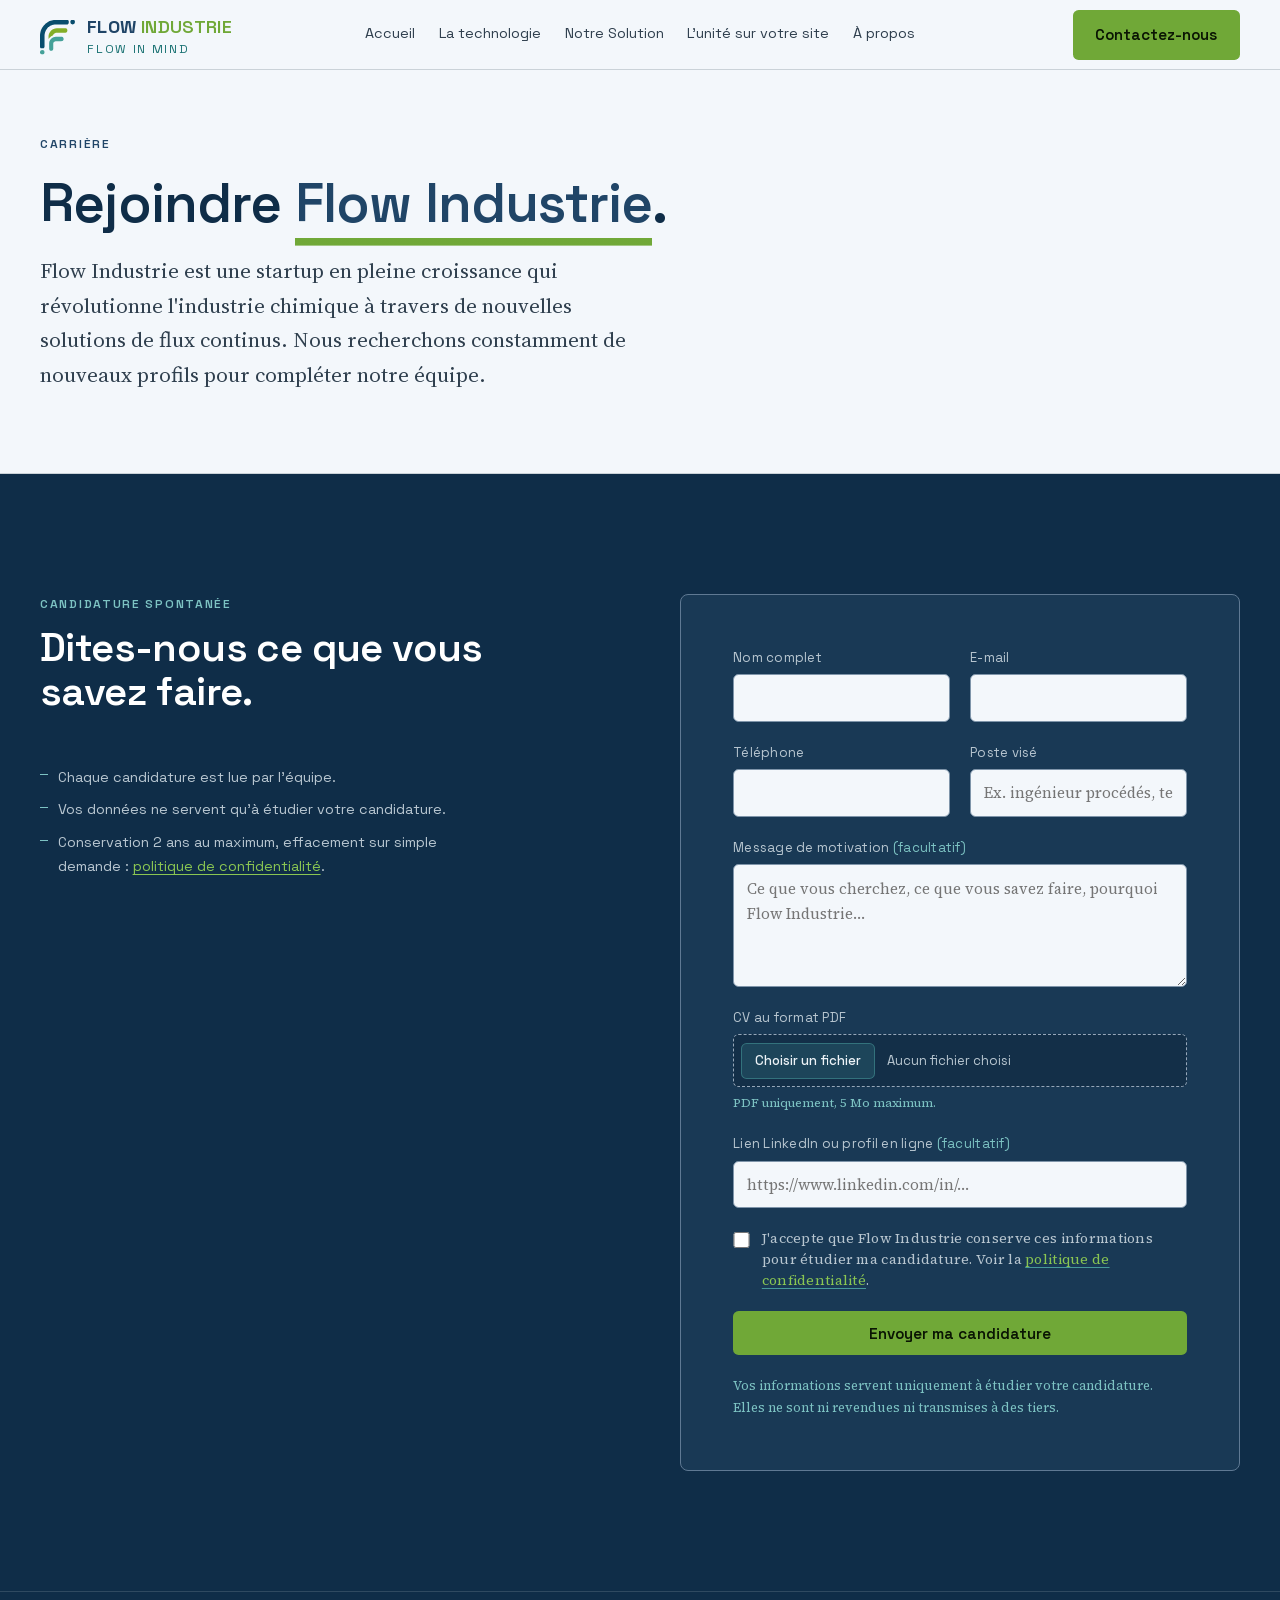
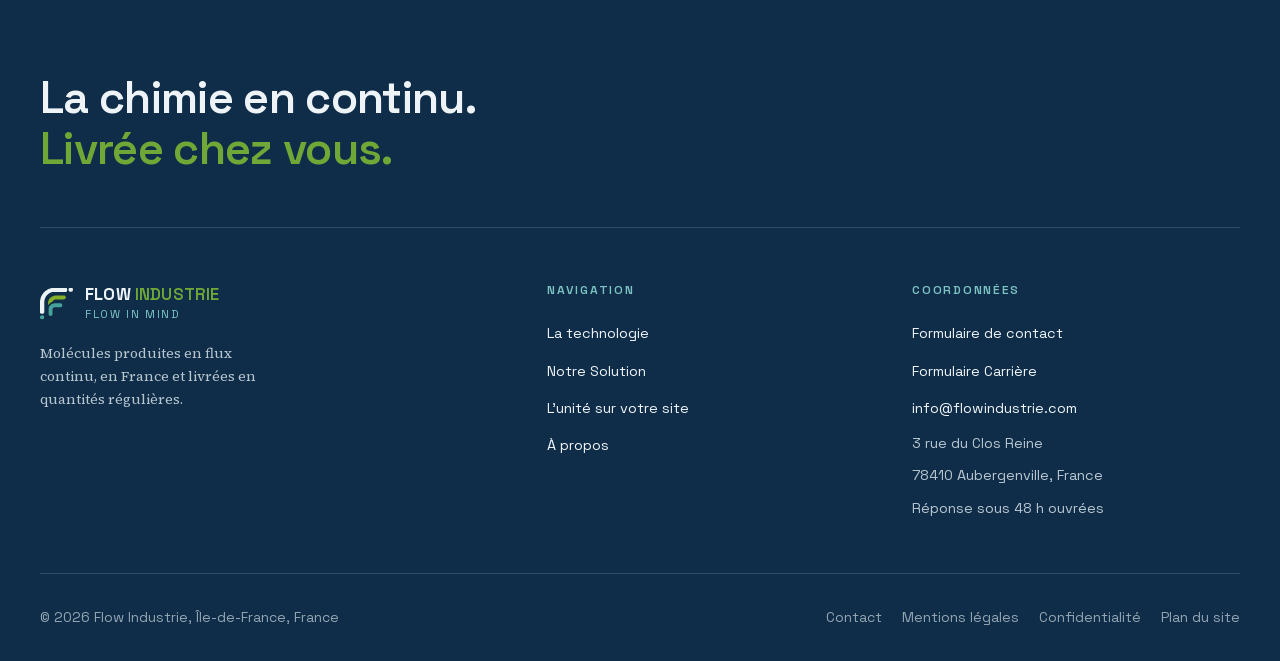
<file: carriere/index.html>
<!DOCTYPE html><html lang="fr"> <head><meta name="robots" content="noindex,nofollow"><meta charset="utf-8"><meta name="viewport" content="width=device-width, initial-scale=1"><title>Carrière : candidature spontanée | Flow Industrie</title><meta name="description" content="Rejoindre Flow Industrie : une société d'ingénierie française qui conçoit, assemble et opère des unités modulaires de production chimique en flux continu. Candidature spontanée."><link rel="canonical" href="https://www.flowindustrie.com/carriere/"><link rel="icon" href="../favicon.svg" type="image/svg+xml"><link rel="sitemap" href="../sitemap-index.xml"><meta property="og:type" content="website"><meta property="og:locale" content="fr_FR"><meta property="og:site_name" content="Flow Industrie"><meta property="og:title" content="Carrière : candidature spontanée | Flow Industrie"><meta property="og:description" content="Rejoindre Flow Industrie : une société d'ingénierie française qui conçoit, assemble et opère des unités modulaires de production chimique en flux continu. Candidature spontanée."><meta property="og:url" content="https://www.flowindustrie.com/carriere/"><meta property="og:image" content="https://www.flowindustrie.com/images/og-unite-modulaire.jpg"><meta property="og:image:width" content="1200"><meta property="og:image:height" content="630"><meta property="og:image:alt" content="Vue de conception de l'unité modulaire de production chimique en flux continu Flow Industrie."><meta name="twitter:card" content="summary_large_image"><link rel="stylesheet" href="../_astro/polices.css"><script type="application/ld+json">{"@context":"https://schema.org","@type":"Organization","name":"Flow Industrie","slogan":"Flow in Mind","description":"Flow Industrie produit vos molécules chimiques en flux continu, en France et vous livre en quantités régulières : la même molécule, sans l'import.","url":"https://www.flowindustrie.com/","logo":"https://www.flowindustrie.com/images/logo-flow-industrie.png","email":"info@flowindustrie.com","address":{"@type":"PostalAddress","streetAddress":"3 rue du Clos Reine","postalCode":"78410","addressLocality":"Aubergenville","addressRegion":"Île-de-France","addressCountry":"FR"}}</script><script>
      (function () {
        var racine = document.documentElement;
        if (window.matchMedia('(prefers-reduced-motion: reduce)').matches) return;
        racine.classList.add('js-mouvement');
        window.setTimeout(function () {
          if (racine.dataset.mouvement !== 'pret') racine.classList.remove('js-mouvement');
        }, 2500);
      })();
    </script><link rel="stylesheet" href="../_astro/a-propos.DqSEigQd.css">
<link rel="stylesheet" href="../_astro/carriere.DQxXSuEr.css"><link rel="stylesheet" href="../_astro/mobile-partage.css"></head> <body> <a class="saut-contenu" href="#contenu">Aller au contenu principal</a> <header class="entete" data-astro-cid-dmqpwcec>  <!-- Niveau 2 : barre principale --> <div class="wrap barre" data-astro-cid-dmqpwcec> <a class="marque" href="../index.html" data-astro-cid-dmqpwcec>  <img class="marque-signe" src="../logo-flow-industrie.svg" alt="" width="972" height="959" data-astro-cid-dmqpwcec> <span class="marque-texte" data-astro-cid-dmqpwcec> <span class="marque-nom" data-astro-cid-dmqpwcec><b data-astro-cid-dmqpwcec>FLOW</b> <span data-astro-cid-dmqpwcec>INDUSTRIE</span></span> <span class="marque-baseline" data-astro-cid-dmqpwcec>Flow in Mind</span> </span> </a> <nav class="liens" id="menu-principal" aria-label="Navigation principale" data-astro-cid-dmqpwcec> <a href="../index.html" data-astro-cid-dmqpwcec> Accueil </a><a href="../technologie/index.html" data-astro-cid-dmqpwcec> La technologie </a><a href="../applications/index.html" data-astro-cid-dmqpwcec> Notre Solution </a><a href="../unite-sur-votre-site/index.html" data-astro-cid-dmqpwcec> L&#39;unité sur votre site </a><a href="../a-propos/index.html" data-astro-cid-dmqpwcec> À propos </a> <a class="btn btn-accent cta-menu" href="../contact/index.html" data-astro-cid-dmqpwcec>Contactez-nous</a> </nav> <div class="actions-entete" data-astro-cid-dmqpwcec><a class="btn btn-accent cta-entete" href="../contact/index.html" data-astro-cid-dmqpwcec>Contactez-nous</a><button type="button" class="bouton-menu" id="bouton-menu" aria-controls="menu-principal" aria-expanded="false" data-astro-cid-dmqpwcec><span class="barres-menu" aria-hidden="true" data-astro-cid-dmqpwcec><span data-astro-cid-dmqpwcec></span><span data-astro-cid-dmqpwcec></span><span data-astro-cid-dmqpwcec></span></span>Menu</button></div> </div> </header>  <script type="module">const t=document.querySelector(".entete");if(t){let s=null;const l=()=>{const e=window.scrollY>8;e!==s&&(s=e,e?t.dataset.defile="":delete t.dataset.defile)};window.addEventListener("scroll",l,{passive:!0}),l()}</script> <main id="contenu"> <section class="entete-carriere" data-astro-cid-5vlafu6g> <div class="wrap" data-anim-groupe="monte" data-astro-cid-5vlafu6g> <p class="surtitre" data-astro-cid-5vlafu6g>Carrière</p> <h1 data-astro-cid-5vlafu6g>Rejoindre <em data-anim="souligne" data-retard="3" data-astro-cid-5vlafu6g>Flow Industrie</em>.</h1> <p class="chapo" data-astro-cid-5vlafu6g>
Flow Industrie est une startup en pleine croissance qui révolutionne l'industrie
        chimique à travers de nouvelles solutions de flux continus. Nous recherchons
        constamment de nouveaux profils pour compléter notre équipe.
</p> </div> </section> <section class="candidature" id="candidature" data-astro-cid-5vlafu6g> <div class="wrap" data-astro-cid-5vlafu6g> <div data-anim-groupe="monte" data-astro-cid-5vlafu6g> <p class="surtitre-sombre" data-astro-cid-5vlafu6g>Candidature spontanée</p> <h2 data-astro-cid-5vlafu6g>Dites-nous ce que vous savez faire.</h2> <ul class="engagements" data-astro-cid-5vlafu6g> <li data-astro-cid-5vlafu6g>Chaque candidature est lue par l'équipe.</li> <li data-astro-cid-5vlafu6g>Vos données ne servent qu'à étudier votre candidature.</li> <li data-astro-cid-5vlafu6g>
Conservation 2 ans au maximum, effacement sur simple demande : <a href="../confidentialite/index.html" data-astro-cid-5vlafu6g>politique de confidentialité</a>.
</li> </ul> </div> <div class="zone-envoi" data-astro-cid-mzxbsv6q> <form class="formulaire carte" id="formulaire-candidature" data-anim="carte" action="/envoi/candidature.php" method="POST" enctype="multipart/form-data" data-astro-cid-mzxbsv6q> <!-- Piège à robots : un humain ne remplit jamais ce champ. --> <input type="checkbox" name="botcheck" class="piege" tabindex="-1" autocomplete="off" data-astro-cid-mzxbsv6q> <!-- D'où vient la candidature : même traçage que le formulaire de contact. Il sert
         ici à autre chose : savoir par quelle page on arrive sur cette page-ci. --> <input type="hidden" name="page_origine" id="page_origine_candidature" data-astro-cid-mzxbsv6q> <input type="hidden" name="referent" id="referent_candidature" data-astro-cid-mzxbsv6q> <div class="duo" data-astro-cid-mzxbsv6q> <label data-astro-cid-mzxbsv6q>
Nom complet
<input type="text" name="nom" autocomplete="name" required data-astro-cid-mzxbsv6q> </label> <label data-astro-cid-mzxbsv6q>
E-mail
<input type="email" name="email" autocomplete="email" required data-astro-cid-mzxbsv6q> </label> </div> <div class="duo" data-astro-cid-mzxbsv6q> <label data-astro-cid-mzxbsv6q>
Téléphone
<input type="tel" name="telephone" autocomplete="tel" required data-astro-cid-mzxbsv6q> </label> <label data-astro-cid-mzxbsv6q> 
Poste visé
<input type="text" name="poste" required placeholder="Ex. ingénieur procédés, technicien…" data-astro-cid-mzxbsv6q> </label> </div> <label data-astro-cid-mzxbsv6q> <span class="intitule" data-astro-cid-mzxbsv6q>Message de motivation <span class="facultatif" data-astro-cid-mzxbsv6q>(facultatif)</span></span> <textarea name="message" rows="4" placeholder="Ce que vous cherchez, ce que vous savez faire, pourquoi Flow Industrie…" data-astro-cid-mzxbsv6q></textarea> </label>  <div class="champ-fichier" data-astro-cid-mzxbsv6q> <label class="intitule" for="cv" data-astro-cid-mzxbsv6q>CV au format PDF</label> <div class="depot" data-astro-cid-mzxbsv6q> <input type="file" id="cv" name="cv" accept="application/pdf,.pdf" aria-describedby="aide-cv" data-astro-cid-mzxbsv6q>  <span class="bouton-fichier" aria-hidden="true" data-astro-cid-mzxbsv6q>Choisir un fichier</span>  <span class="nom-fichier" id="nom-fichier" aria-live="polite" data-astro-cid-mzxbsv6q>Aucun fichier choisi</span> </div> <p class="aide-champ" id="aide-cv" data-astro-cid-mzxbsv6q>PDF uniquement, 5 Mo maximum.</p> <p class="erreur-fichier" id="erreur-fichier" role="alert" hidden data-astro-cid-mzxbsv6q></p> </div> <label data-astro-cid-mzxbsv6q> <span class="intitule" data-astro-cid-mzxbsv6q>
Lien LinkedIn ou profil en ligne <span class="facultatif" data-astro-cid-mzxbsv6q>(facultatif)</span> </span> <input type="url" name="lien_profil" placeholder="https://www.linkedin.com/in/…" data-astro-cid-mzxbsv6q> </label> <label class="consentement" data-astro-cid-mzxbsv6q> <input type="checkbox" name="consentement" required data-astro-cid-mzxbsv6q> <span data-astro-cid-mzxbsv6q>
J'accepte que Flow Industrie conserve ces informations pour étudier ma candidature. Voir la
<a class="lien-texte" href="../confidentialite/index.html" data-astro-cid-mzxbsv6q>politique de confidentialité</a>.
</span> </label> <p class="erreur" id="erreur-envoi-candidature" role="alert" hidden data-astro-cid-mzxbsv6q>
L'envoi n'a pas abouti. Réessayez dans un instant, ou écrivez-nous directement à
<a href="mailto:info@flowindustrie.com?subject=Candidature%20spontan%C3%A9e" data-astro-cid-mzxbsv6q>info@flowindustrie.com</a>.
</p> <button class="btn btn-accent" type="submit" data-astro-cid-mzxbsv6q>Envoyer ma candidature</button> <p class="note" data-astro-cid-mzxbsv6q>
Vos informations servent uniquement à étudier votre candidature. Elles ne sont ni revendues
      ni transmises à des tiers.
</p> </form>  <div class="remerciement carte" id="remerciement-candidature" tabindex="-1" hidden data-astro-cid-mzxbsv6q> <p class="marque" aria-hidden="true" data-astro-cid-mzxbsv6q>✓</p> <h3 data-astro-cid-mzxbsv6q>Merci, votre candidature nous est parvenue.</h3> <p data-astro-cid-mzxbsv6q>
Nous avons bien reçu votre candidature. Elle arrive directement dans la boîte de l'équipe. Nous nous reviendrons vers vous rapidement.
</p> <p data-astro-cid-mzxbsv6q>
Un document à joindre, un portfolio à montrer ? Écrivez-nous à
<a class="lien-texte" href="mailto:info@flowindustrie.com?subject=Candidature%20spontan%C3%A9e" data-astro-cid-mzxbsv6q>info@flowindustrie.com</a>.
</p>  </div> </div> <script>
  // Traçage de la source, sans cookie, sans traceur tiers.
  (function () {
    const remplir = (id, valeur) => {
      const champ = document.getElementById(id);
      if (champ) champ.value = valeur || '';
    };
    remplir('page_origine_candidature', window.location.pathname + window.location.search);
    remplir('referent_candidature', document.referrer || 'accès direct');
  })();
</script> <script>
  /* Envoi en arrière-plan, même mécanique que le formulaire de contact et pour la même
     raison : le remerciement doit s'afficher SUR le site, à la place de la carte.
     Ce script reste en ligne, jamais différé : un formulaire dont l'envoi part
     nativement pendant que son script se charge encore enverrait le candidat sur la
     page du prestataire de formulaires. */
  (function () {
    const form = document.getElementById('formulaire-candidature');
    const remerciement = document.getElementById('remerciement-candidature');
    const erreur = document.getElementById('erreur-envoi-candidature');
    if (!form || !remerciement || !erreur) return;

    const bouton = form.querySelector('button[type="submit"]');
    const libelle = bouton.textContent;

    /* ─── Le fichier ───
       Contrôlé ICI et pas seulement par `accept` : cet attribut ne fait que présélectionner
       un filtre dans la fenêtre du système, il n'empêche personne de choisir « tous les
       fichiers » et de déposer une image de 12 Mo. Le contrôle du poids, lui, n'existe
       nulle part côté navigateur : sans lui, l'envoi part et se fait refuser à l'arrivée,
       après le temps de téléversement. */
    const champFichier = document.getElementById('cv');
    const nomFichier = document.getElementById('nom-fichier');
    const erreurFichier = document.getElementById('erreur-fichier');
    const TAILLE_MAX = 5 * 1024 * 1024;

    if (champFichier) {
      champFichier.addEventListener('change', function () {
        const fichier = champFichier.files[0];
        erreurFichier.hidden = true;
        if (!fichier) {
          nomFichier.textContent = 'Aucun fichier choisi';
          return;
        }
        const estPdf =
          fichier.type === 'application/pdf' || /\.pdf$/i.test(fichier.name);
        if (!estPdf || fichier.size > TAILLE_MAX) {
          erreurFichier.textContent = !estPdf
            ? 'Ce fichier n’est pas un PDF. Convertissez-le, ou déposez la version PDF de votre CV.'
            : 'Ce fichier dépasse 5 Mo. Allégez-le, ou envoyez-le par email.';
          erreurFichier.hidden = false;
          /* Le champ est VIDÉ : laisser un fichier refusé en place, c'est laisser croire
             qu'il partira. Et `required` reprend alors son travail. */
          champFichier.value = '';
          nomFichier.textContent = 'Aucun fichier choisi';
          return;
        }
        nomFichier.textContent = fichier.name;
      });
    }

    form.addEventListener('submit', async function (evenement) {
      evenement.preventDefault();
      erreur.hidden = true;
      bouton.disabled = true;
      bouton.textContent = 'Envoi en cours…';

      /* Le formulaire part tel quel, avec le CV dedans s'il y en a un. Un champ de
         fichier vide est retiré de l'envoi : laissé là, il arrive comme une pièce jointe
         de zéro octet.
         ⚠️ Aucun en-tête `Content-Type` ici. C'est le navigateur qui doit l'écrire, parce
         que lui seul connaît la frontière (`boundary`) qui sépare les parties de l'envoi.
         L'écrire à la main casse la pièce jointe. */
      const formulaireDonnees = new FormData(form);
      const fichier = formulaireDonnees.get('cv');
      if (!(fichier instanceof File && fichier.size > 0)) formulaireDonnees.delete('cv');

      try {
        const reponse = await fetch('/envoi/candidature.php', {
          method: 'POST',
          headers: { Accept: 'application/json' },
          body: formulaireDonnees,
        });
        const resultat = await reponse.json();
        if (!resultat.success) throw new Error(resultat.message || 'envoi refusé');

        form.hidden = true;
        remerciement.hidden = false;
        remerciement.focus();
      } catch (_) {
        /* Rien n'est effacé : le candidat retrouve ses champs remplis. Perdre une lettre
           de motivation écrite à la main sur une coupure réseau serait le pire des
           dénouements. */
        erreur.hidden = false;
        bouton.disabled = false;
        bouton.textContent = libelle;
      }
    });
  })();
</script>  </div> </section>  </main> <footer class="pied" data-astro-cid-yrghxkbj>  <div class="wrap" data-anim-groupe="monte" data-astro-cid-yrghxkbj>  <p class="declaration" data-astro-cid-yrghxkbj> <span data-astro-cid-yrghxkbj>La chimie en continu.</span> <span class="chez-vous" data-astro-cid-yrghxkbj>Livrée chez vous.</span> </p> <div class="colonnes" data-astro-cid-yrghxkbj> <div class="bloc-marque" data-astro-cid-yrghxkbj> <a class="marque" href="../index.html" data-astro-cid-yrghxkbj>  <img class="marque-signe" src="../logo-flow-industrie-fond-sombre.svg" alt="" width="972" height="959" data-astro-cid-yrghxkbj> <span class="marque-texte" data-astro-cid-yrghxkbj> <span class="marque-nom" data-astro-cid-yrghxkbj><b data-astro-cid-yrghxkbj>FLOW</b> <span data-astro-cid-yrghxkbj>INDUSTRIE</span></span> <span class="marque-baseline" data-astro-cid-yrghxkbj>Flow in Mind</span> </span> </a>  <p class="description" data-astro-cid-yrghxkbj>
Molécules produites en flux continu, en France et livrées en quantités
          régulières.
</p> </div> <nav class="colonne" aria-labelledby="pied-navigation" data-astro-cid-yrghxkbj> <p class="colonne-titre" id="pied-navigation" data-astro-cid-yrghxkbj>Navigation</p> <ul data-astro-cid-yrghxkbj> <li data-astro-cid-yrghxkbj> <a href="../technologie/index.html" data-astro-cid-yrghxkbj>La technologie</a> </li><li data-astro-cid-yrghxkbj> <a href="../applications/index.html" data-astro-cid-yrghxkbj>Notre Solution</a> </li><li data-astro-cid-yrghxkbj> <a href="../unite-sur-votre-site/index.html" data-astro-cid-yrghxkbj>L&#39;unité sur votre site</a> </li><li data-astro-cid-yrghxkbj> <a href="../a-propos/index.html" data-astro-cid-yrghxkbj>À propos</a> </li></ul> </nav> <div class="colonne" data-astro-cid-yrghxkbj> <p class="colonne-titre" id="pied-coordonnees" data-astro-cid-yrghxkbj>Coordonnées</p>  <address aria-labelledby="pied-coordonnees" data-astro-cid-yrghxkbj> <ul data-astro-cid-yrghxkbj>  <li data-astro-cid-yrghxkbj><a href="../contact/index.html" data-astro-cid-yrghxkbj>Formulaire de contact</a></li>  <li data-astro-cid-yrghxkbj><a href="../carriere/index.html" data-astro-cid-yrghxkbj>Formulaire Carrière</a></li> <li data-astro-cid-yrghxkbj><a href="mailto:info@flowindustrie.com" data-astro-cid-yrghxkbj>info@flowindustrie.com</a></li> <li data-astro-cid-yrghxkbj>3 rue du Clos Reine</li> <li data-astro-cid-yrghxkbj>78410 Aubergenville, France</li> <li data-astro-cid-yrghxkbj>Réponse sous 48 h ouvrées</li> </ul> </address> </div> </div> <div class="rangee" data-astro-cid-yrghxkbj>  <span data-astro-cid-yrghxkbj>© 2026 Flow Industrie, Île-de-France, France</span> <nav aria-label="Liens de bas de page" data-astro-cid-yrghxkbj> <a href="../contact/index.html" data-astro-cid-yrghxkbj>Contact</a> <a href="../mentions-legales/index.html" data-astro-cid-yrghxkbj>Mentions légales</a> <a href="../confidentialite/index.html" data-astro-cid-yrghxkbj>Confidentialité</a> <a href="../plan-du-site/index.html" data-astro-cid-yrghxkbj>Plan du site</a> </nav> </div> </div> </footer>  <script type="module">const s=document.documentElement;if(s.classList.contains("js-mouvement")){const o=Array.from(document.querySelectorAll("[data-anim], [data-anim-groupe]"));if(!("IntersectionObserver"in window))o.forEach(e=>e.classList.add("vu"));else{const e=new IntersectionObserver(t=>{for(const n of t)n.isIntersecting&&(n.target.classList.add("vu"),e.unobserve(n.target))},{rootMargin:"0px 0px -10% 0px"});document.body.offsetHeight,o.forEach(t=>e.observe(t))}s.dataset.mouvement="pret"}</script> <dialog class="panneau-contact" id="panneau-contact" aria-labelledby="panneau-titre"><div class="panneau-tete"><div><h2 id="panneau-titre" class="titre">Une question, un projet&nbsp;?</h2></div><button type="button" class="panneau-croix" aria-label="Fermer le formulaire"><svg viewBox="0 0 24 24" width="20" height="20" fill="none" stroke="currentColor" stroke-width="1.7" stroke-linecap="round" aria-hidden="true"><path d="m6 6 12 12M18 6 6 18"/></svg></button></div><div class="panneau-corps"><form class="formulaire carte" id="pan-formulaire-contact" data-anim="carte" action="/envoi/contact.php" method="POST" data-astro-cid-qtd5vjyj> <!-- Piège à robots : un humain ne remplit jamais ce champ. --> <input type="checkbox" name="botcheck" class="piege" tabindex="-1" autocomplete="off" data-astro-cid-qtd5vjyj> <!-- Traçage de la source du lead, rempli par le script en bas de composant. --> <input type="hidden" name="page_origine" id="pan-page_origine" data-astro-cid-qtd5vjyj> <input type="hidden" name="referent" id="pan-referent" data-astro-cid-qtd5vjyj> <input type="hidden" name="utm_source" id="pan-utm_source" data-astro-cid-qtd5vjyj> <input type="hidden" name="utm_medium" id="pan-utm_medium" data-astro-cid-qtd5vjyj> <input type="hidden" name="utm_campaign" id="pan-utm_campaign" data-astro-cid-qtd5vjyj> <ul class="formulaire-appui"><li><svg class="glyphe" viewBox="0 0 24 24" width="15" height="15" fill="none" stroke="currentColor" stroke-width="2" stroke-linecap="round" stroke-linejoin="round" aria-hidden="true"><path d="m4 12.5 5 5L20 6.5"/></svg><span>Réponse sous 48 h ouvrées en toute confidentialité</span></li></ul> <div class="duo" data-astro-cid-qtd5vjyj> <label data-astro-cid-qtd5vjyj>
Nom et prénom
<input type="text" name="nom" autocomplete="name" required data-astro-cid-qtd5vjyj> </label> <label data-astro-cid-qtd5vjyj>
Société
<input type="text" name="societe" autocomplete="organization" required data-astro-cid-qtd5vjyj> </label> </div> <div class="duo" data-astro-cid-qtd5vjyj> <label data-astro-cid-qtd5vjyj>
Email professionnel
<input type="email" name="email" autocomplete="email" required data-astro-cid-qtd5vjyj> </label> <label data-astro-cid-qtd5vjyj>
Téléphone
<input type="tel" name="telephone" autocomplete="tel" required data-astro-cid-qtd5vjyj> </label> </div> <label data-astro-cid-qtd5vjyj>
Sujet
<input type="text" name="sujet" required placeholder="En quelques mots, l'objet de votre demande" data-astro-cid-qtd5vjyj> </label> <label data-astro-cid-qtd5vjyj>
Message
<textarea name="message" rows="4" required placeholder="Décrivez-nous votre question / projet…" data-astro-cid-qtd5vjyj></textarea> </label> <label class="consentement" data-astro-cid-qtd5vjyj> <input type="checkbox" name="consentement" required data-astro-cid-qtd5vjyj> <span data-astro-cid-qtd5vjyj>
J'accepte que Flow Industrie utilise ces informations pour répondre à ma demande. Voir la
<a class="lien-texte" href="../confidentialite/index.html" data-astro-cid-qtd5vjyj>politique de confidentialité</a>.
</span> </label> <p class="erreur" id="pan-erreur-envoi" role="alert" hidden data-astro-cid-qtd5vjyj>
L'envoi n'a pas abouti. Réessayez dans un instant, ou écrivez-nous directement à
<a href="mailto:info@flowindustrie.com" data-astro-cid-qtd5vjyj>info@flowindustrie.com</a>.
</p> <button class="btn btn-accent" type="submit" data-astro-cid-qtd5vjyj>Envoyer ma demande</button> <p class="note" data-astro-cid-qtd5vjyj>Réponse sous 48 h ouvrées. Vos informations ne sont ni revendues ni transmises à des tiers.</p> </form><div class="remerciement carte" id="pan-remerciement" tabindex="-1" hidden data-astro-cid-qtd5vjyj> <p class="marque" aria-hidden="true" data-astro-cid-qtd5vjyj>✓</p> <h3 data-astro-cid-qtd5vjyj>Merci, votre demande nous est parvenue.</h3> <p data-astro-cid-qtd5vjyj>
Elle arrive directement dans la boîte de l'équipe. Un ingénieur procédés la lit et vous
    répond sous 48 h ouvrées, le temps de regarder sérieusement ce que vous nous
    décrivez.
</p> <p data-astro-cid-qtd5vjyj>
Un oubli, un document à joindre ? Écrivez-nous à
<a class="lien-texte" href="mailto:info@flowindustrie.com" data-astro-cid-qtd5vjyj>info@flowindustrie.com</a>.
</p> <p class="note" data-astro-cid-qtd5vjyj>
En attendant, <a class="lien-texte" href="../technologie/index.html" data-astro-cid-qtd5vjyj>la technologie</a> et
<a class="lien-texte" href="../index.html#notre-solution" data-astro-cid-qtd5vjyj>notre solution</a> répondent déjà à une bonne partie
    des questions.
</p> </div></div></dialog><div class="barre-mobile"><a class="btn btn-accent" href="../contact/index.html">Contactez-nous</a></div><script src="../_astro/panneau-contact.js" defer></script><script src="../_astro/entete-mobile.js" defer></script><script src="../_astro/mobile.js" defer></script></body> </html>
</file>
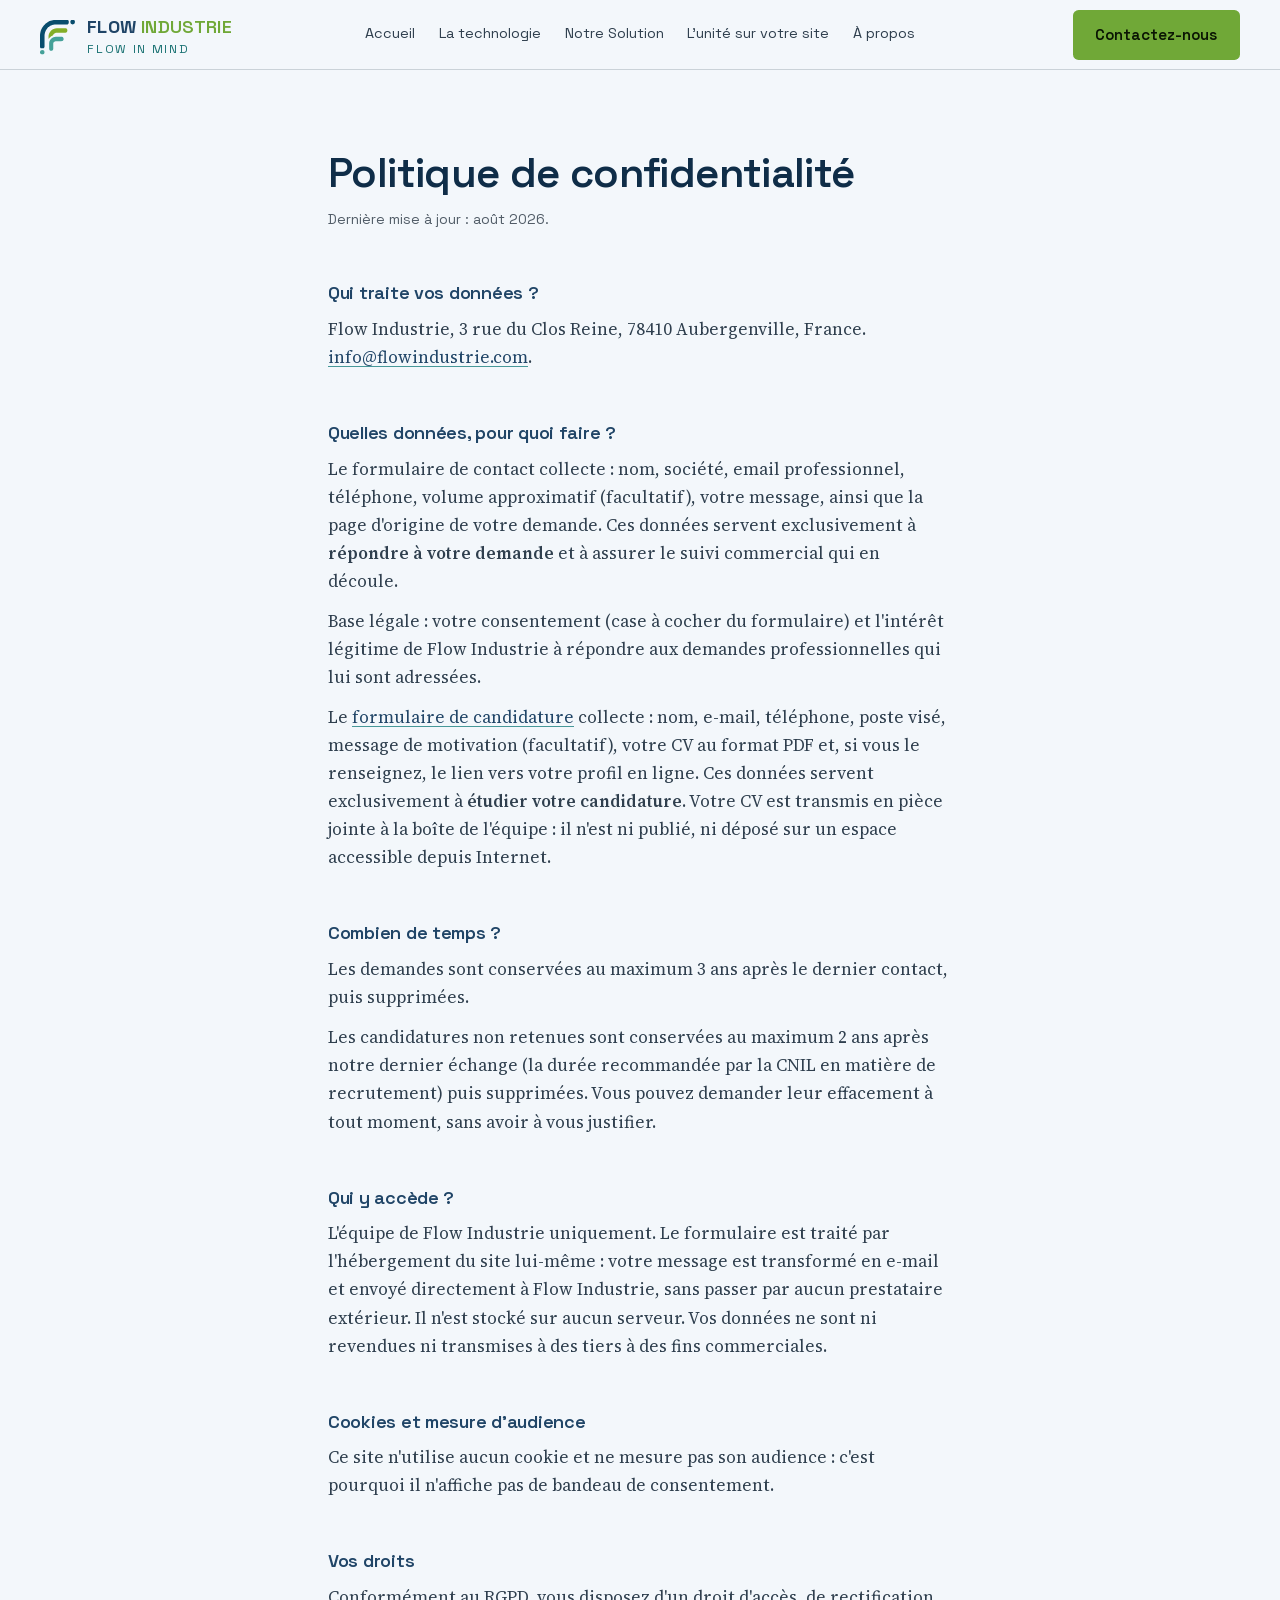
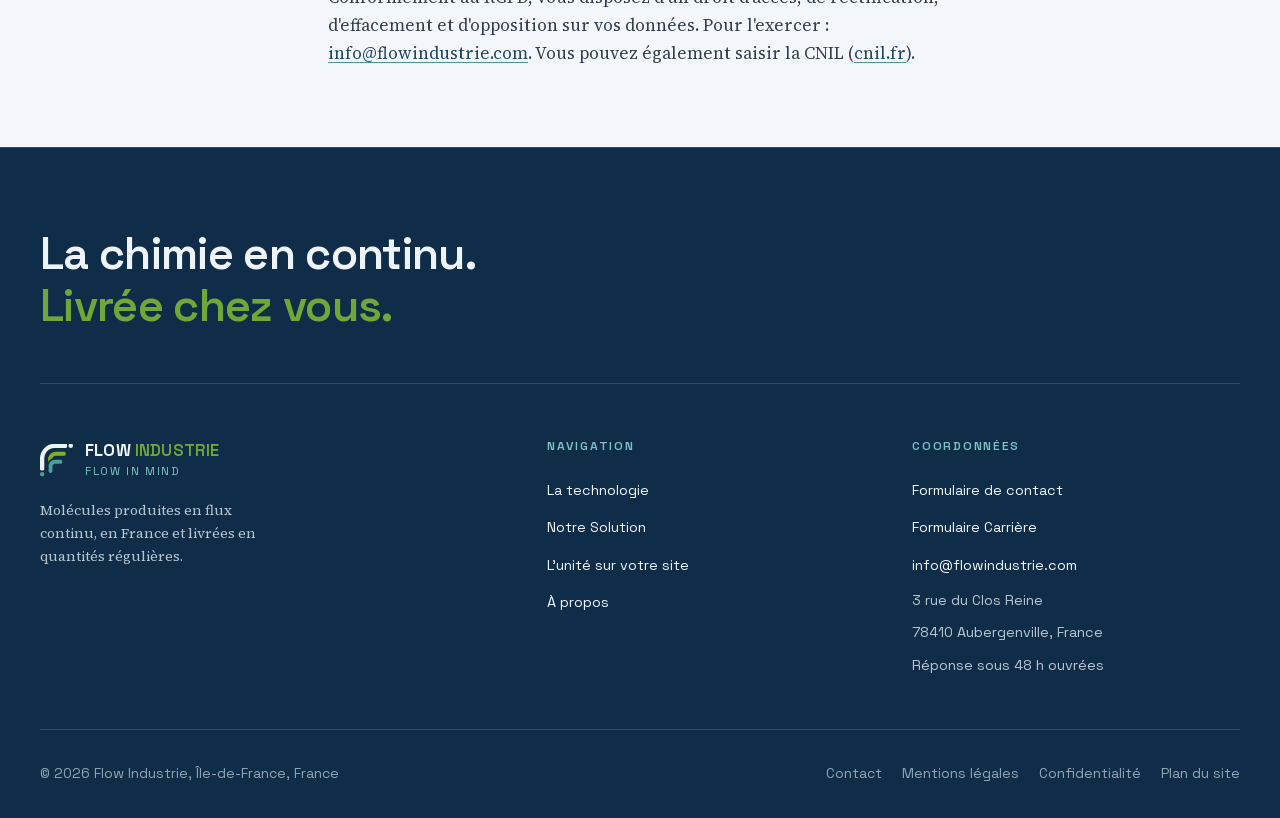
<file: confidentialite/index.html>
<!DOCTYPE html><html lang="fr"> <head><meta name="robots" content="noindex,nofollow"><meta charset="utf-8"><meta name="viewport" content="width=device-width, initial-scale=1"><title>Politique de confidentialité | Flow Industrie</title><meta name="description" content="Politique de confidentialité et traitement des données personnelles du site Flow Industrie."><link rel="canonical" href="https://www.flowindustrie.com/confidentialite/"><link rel="icon" href="../favicon.svg" type="image/svg+xml"><link rel="sitemap" href="../sitemap-index.xml"><meta property="og:type" content="website"><meta property="og:locale" content="fr_FR"><meta property="og:site_name" content="Flow Industrie"><meta property="og:title" content="Politique de confidentialité | Flow Industrie"><meta property="og:description" content="Politique de confidentialité et traitement des données personnelles du site Flow Industrie."><meta property="og:url" content="https://www.flowindustrie.com/confidentialite/"><meta property="og:image" content="https://www.flowindustrie.com/images/og-unite-modulaire.jpg"><meta property="og:image:width" content="1200"><meta property="og:image:height" content="630"><meta property="og:image:alt" content="Vue de conception de l'unité modulaire de production chimique en flux continu Flow Industrie."><meta name="twitter:card" content="summary_large_image"><link rel="stylesheet" href="../_astro/polices.css"><script type="application/ld+json">{"@context":"https://schema.org","@type":"Organization","name":"Flow Industrie","slogan":"Flow in Mind","description":"Flow Industrie produit vos molécules chimiques en flux continu, en France et vous livre en quantités régulières : la même molécule, sans l'import.","url":"https://www.flowindustrie.com/","logo":"https://www.flowindustrie.com/images/logo-flow-industrie.png","email":"info@flowindustrie.com","address":{"@type":"PostalAddress","streetAddress":"3 rue du Clos Reine","postalCode":"78410","addressLocality":"Aubergenville","addressRegion":"Île-de-France","addressCountry":"FR"}}</script><script>
      (function () {
        var racine = document.documentElement;
        if (window.matchMedia('(prefers-reduced-motion: reduce)').matches) return;
        racine.classList.add('js-mouvement');
        window.setTimeout(function () {
          if (racine.dataset.mouvement !== 'pret') racine.classList.remove('js-mouvement');
        }, 2500);
      })();
    </script><link rel="stylesheet" href="../_astro/a-propos.DqSEigQd.css">
<style>.page-legale[data-astro-cid-yhmnoo4t] .wrap[data-astro-cid-yhmnoo4t]{padding-block:var(--space-2xl)}h1[data-astro-cid-yhmnoo4t]{font-size:clamp(1.8rem,3.6vw,2.6rem);color:var(--color-petrol-deep)}.maj[data-astro-cid-yhmnoo4t]{font-family:var(--font-display);font-size:var(--text-sm);color:var(--color-muted);margin-top:var(--space-sm)}h2[data-astro-cid-yhmnoo4t]{font-size:var(--text-h3);color:var(--color-petrol);margin-top:var(--space-xl)}p[data-astro-cid-yhmnoo4t]{margin-top:var(--space-sm);color:var(--color-ink-2)}
</style><link rel="stylesheet" href="../_astro/mobile-partage.css"></head> <body> <a class="saut-contenu" href="#contenu">Aller au contenu principal</a> <header class="entete" data-astro-cid-dmqpwcec>  <!-- Niveau 2 : barre principale --> <div class="wrap barre" data-astro-cid-dmqpwcec> <a class="marque" href="../index.html" data-astro-cid-dmqpwcec>  <img class="marque-signe" src="../logo-flow-industrie.svg" alt="" width="972" height="959" data-astro-cid-dmqpwcec> <span class="marque-texte" data-astro-cid-dmqpwcec> <span class="marque-nom" data-astro-cid-dmqpwcec><b data-astro-cid-dmqpwcec>FLOW</b> <span data-astro-cid-dmqpwcec>INDUSTRIE</span></span> <span class="marque-baseline" data-astro-cid-dmqpwcec>Flow in Mind</span> </span> </a> <nav class="liens" id="menu-principal" aria-label="Navigation principale" data-astro-cid-dmqpwcec> <a href="../index.html" data-astro-cid-dmqpwcec> Accueil </a><a href="../technologie/index.html" data-astro-cid-dmqpwcec> La technologie </a><a href="../applications/index.html" data-astro-cid-dmqpwcec> Notre Solution </a><a href="../unite-sur-votre-site/index.html" data-astro-cid-dmqpwcec> L&#39;unité sur votre site </a><a href="../a-propos/index.html" data-astro-cid-dmqpwcec> À propos </a> <a class="btn btn-accent cta-menu" href="../contact/index.html" data-astro-cid-dmqpwcec>Contactez-nous</a> </nav> <div class="actions-entete" data-astro-cid-dmqpwcec><a class="btn btn-accent cta-entete" href="../contact/index.html" data-astro-cid-dmqpwcec>Contactez-nous</a><button type="button" class="bouton-menu" id="bouton-menu" aria-controls="menu-principal" aria-expanded="false" data-astro-cid-dmqpwcec><span class="barres-menu" aria-hidden="true" data-astro-cid-dmqpwcec><span data-astro-cid-dmqpwcec></span><span data-astro-cid-dmqpwcec></span><span data-astro-cid-dmqpwcec></span></span>Menu</button></div> </div> </header>  <script type="module">const t=document.querySelector(".entete");if(t){let s=null;const l=()=>{const e=window.scrollY>8;e!==s&&(s=e,e?t.dataset.defile="":delete t.dataset.defile)};window.addEventListener("scroll",l,{passive:!0}),l()}</script> <main id="contenu">  <section class="page-legale" data-astro-cid-yhmnoo4t> <div class="wrap wrap-lecture" data-astro-cid-yhmnoo4t> <h1 data-astro-cid-yhmnoo4t>Politique de confidentialité</h1>  <p class="maj" data-astro-cid-yhmnoo4t>Dernière mise à jour : août 2026.</p> <h2 data-astro-cid-yhmnoo4t>Qui traite vos données ?</h2> <p data-astro-cid-yhmnoo4t> Flow Industrie, 3 rue du Clos Reine, 78410 Aubergenville, France. <a class="lien-texte" href="mailto:info@flowindustrie.com" data-astro-cid-yhmnoo4t>info@flowindustrie.com</a>.
</p> <h2 data-astro-cid-yhmnoo4t>Quelles données, pour quoi faire ?</h2> <p data-astro-cid-yhmnoo4t>
Le formulaire de contact collecte : nom, société, email professionnel, téléphone, volume approximatif (facultatif), votre message, ainsi que la page d'origine
        de votre demande. Ces données servent exclusivement à <strong data-astro-cid-yhmnoo4t>répondre à votre
        demande</strong> et à assurer le suivi commercial qui en découle.
</p> <p data-astro-cid-yhmnoo4t>
Base légale : votre consentement (case à cocher du formulaire) et l'intérêt légitime de
Flow Industrie à répondre aux demandes professionnelles qui lui sont adressées.
</p> <p data-astro-cid-yhmnoo4t>
Le <a class="lien-texte" href="../carriere/index.html" data-astro-cid-yhmnoo4t>formulaire de candidature</a> collecte : nom,
        e-mail, téléphone, poste visé, message de motivation (facultatif), votre CV au format PDF
        et, si vous le renseignez, le lien vers votre profil en ligne. Ces données servent
        exclusivement à <strong data-astro-cid-yhmnoo4t>étudier votre candidature</strong>. Votre CV est transmis en pièce
        jointe à la boîte de l'équipe : il n'est ni publié, ni déposé sur un espace accessible
        depuis Internet.
</p> <h2 data-astro-cid-yhmnoo4t>Combien de temps ?</h2> <p data-astro-cid-yhmnoo4t>
Les demandes sont conservées au maximum 3 ans après le dernier contact, puis supprimées.
</p> <p data-astro-cid-yhmnoo4t>
Les candidatures non retenues sont conservées au maximum 2 ans après notre dernier échange (la durée recommandée par la CNIL en matière de recrutement) puis supprimées. Vous pouvez
        demander leur effacement à tout moment, sans avoir à vous justifier.
</p> <h2 data-astro-cid-yhmnoo4t>Qui y accède ?</h2> <p data-astro-cid-yhmnoo4t>
L'équipe de Flow Industrie uniquement. Le formulaire est traité par
        l'hébergement du site lui-même : votre message est transformé en e-mail et envoyé
        directement à Flow Industrie, sans passer par aucun prestataire extérieur. Il n'est
        stocké sur aucun serveur.
        Vos données ne sont ni revendues ni transmises à des tiers à des fins commerciales.
</p> <h2 data-astro-cid-yhmnoo4t>Cookies et mesure d'audience</h2> <p data-astro-cid-yhmnoo4t>
Ce site n'utilise aucun cookie et ne mesure pas son audience : c'est pourquoi il n'affiche pas de bandeau de consentement.
</p> <h2 data-astro-cid-yhmnoo4t>Vos droits</h2> <p data-astro-cid-yhmnoo4t>
Conformément au RGPD, vous disposez d'un droit d'accès, de rectification, d'effacement et
        d'opposition sur vos données. Pour l'exercer :
<a class="lien-texte" href="mailto:info@flowindustrie.com" data-astro-cid-yhmnoo4t>info@flowindustrie.com</a>. Vous pouvez également
        saisir la CNIL (<a class="lien-texte" href="https://www.cnil.fr" rel="noopener" data-astro-cid-yhmnoo4t>cnil.fr</a>).
</p> </div> </section>  </main> <footer class="pied" data-astro-cid-yrghxkbj>  <div class="wrap" data-anim-groupe="monte" data-astro-cid-yrghxkbj>  <p class="declaration" data-astro-cid-yrghxkbj> <span data-astro-cid-yrghxkbj>La chimie en continu.</span> <span class="chez-vous" data-astro-cid-yrghxkbj>Livrée chez vous.</span> </p> <div class="colonnes" data-astro-cid-yrghxkbj> <div class="bloc-marque" data-astro-cid-yrghxkbj> <a class="marque" href="../index.html" data-astro-cid-yrghxkbj>  <img class="marque-signe" src="../logo-flow-industrie-fond-sombre.svg" alt="" width="972" height="959" data-astro-cid-yrghxkbj> <span class="marque-texte" data-astro-cid-yrghxkbj> <span class="marque-nom" data-astro-cid-yrghxkbj><b data-astro-cid-yrghxkbj>FLOW</b> <span data-astro-cid-yrghxkbj>INDUSTRIE</span></span> <span class="marque-baseline" data-astro-cid-yrghxkbj>Flow in Mind</span> </span> </a>  <p class="description" data-astro-cid-yrghxkbj>
Molécules produites en flux continu, en France et livrées en quantités
          régulières.
</p> </div> <nav class="colonne" aria-labelledby="pied-navigation" data-astro-cid-yrghxkbj> <p class="colonne-titre" id="pied-navigation" data-astro-cid-yrghxkbj>Navigation</p> <ul data-astro-cid-yrghxkbj> <li data-astro-cid-yrghxkbj> <a href="../technologie/index.html" data-astro-cid-yrghxkbj>La technologie</a> </li><li data-astro-cid-yrghxkbj> <a href="../applications/index.html" data-astro-cid-yrghxkbj>Notre Solution</a> </li><li data-astro-cid-yrghxkbj> <a href="../unite-sur-votre-site/index.html" data-astro-cid-yrghxkbj>L&#39;unité sur votre site</a> </li><li data-astro-cid-yrghxkbj> <a href="../a-propos/index.html" data-astro-cid-yrghxkbj>À propos</a> </li></ul> </nav> <div class="colonne" data-astro-cid-yrghxkbj> <p class="colonne-titre" id="pied-coordonnees" data-astro-cid-yrghxkbj>Coordonnées</p>  <address aria-labelledby="pied-coordonnees" data-astro-cid-yrghxkbj> <ul data-astro-cid-yrghxkbj>  <li data-astro-cid-yrghxkbj><a href="../contact/index.html" data-astro-cid-yrghxkbj>Formulaire de contact</a></li>  <li data-astro-cid-yrghxkbj><a href="../carriere/index.html" data-astro-cid-yrghxkbj>Formulaire Carrière</a></li> <li data-astro-cid-yrghxkbj><a href="mailto:info@flowindustrie.com" data-astro-cid-yrghxkbj>info@flowindustrie.com</a></li> <li data-astro-cid-yrghxkbj>3 rue du Clos Reine</li> <li data-astro-cid-yrghxkbj>78410 Aubergenville, France</li> <li data-astro-cid-yrghxkbj>Réponse sous 48 h ouvrées</li> </ul> </address> </div> </div> <div class="rangee" data-astro-cid-yrghxkbj>  <span data-astro-cid-yrghxkbj>© 2026 Flow Industrie, Île-de-France, France</span> <nav aria-label="Liens de bas de page" data-astro-cid-yrghxkbj> <a href="../contact/index.html" data-astro-cid-yrghxkbj>Contact</a> <a href="../mentions-legales/index.html" data-astro-cid-yrghxkbj>Mentions légales</a> <a href="../confidentialite/index.html" data-astro-cid-yrghxkbj>Confidentialité</a> <a href="../plan-du-site/index.html" data-astro-cid-yrghxkbj>Plan du site</a> </nav> </div> </div> </footer>  <script type="module">const s=document.documentElement;if(s.classList.contains("js-mouvement")){const o=Array.from(document.querySelectorAll("[data-anim], [data-anim-groupe]"));if(!("IntersectionObserver"in window))o.forEach(e=>e.classList.add("vu"));else{const e=new IntersectionObserver(t=>{for(const n of t)n.isIntersecting&&(n.target.classList.add("vu"),e.unobserve(n.target))},{rootMargin:"0px 0px -10% 0px"});document.body.offsetHeight,o.forEach(t=>e.observe(t))}s.dataset.mouvement="pret"}</script> <dialog class="panneau-contact" id="panneau-contact" aria-labelledby="panneau-titre"><div class="panneau-tete"><div><h2 id="panneau-titre" class="titre">Une question, un projet&nbsp;?</h2></div><button type="button" class="panneau-croix" aria-label="Fermer le formulaire"><svg viewBox="0 0 24 24" width="20" height="20" fill="none" stroke="currentColor" stroke-width="1.7" stroke-linecap="round" aria-hidden="true"><path d="m6 6 12 12M18 6 6 18"/></svg></button></div><div class="panneau-corps"><form class="formulaire carte" id="pan-formulaire-contact" data-anim="carte" action="/envoi/contact.php" method="POST" data-astro-cid-qtd5vjyj> <!-- Piège à robots : un humain ne remplit jamais ce champ. --> <input type="checkbox" name="botcheck" class="piege" tabindex="-1" autocomplete="off" data-astro-cid-qtd5vjyj> <!-- Traçage de la source du lead, rempli par le script en bas de composant. --> <input type="hidden" name="page_origine" id="pan-page_origine" data-astro-cid-qtd5vjyj> <input type="hidden" name="referent" id="pan-referent" data-astro-cid-qtd5vjyj> <input type="hidden" name="utm_source" id="pan-utm_source" data-astro-cid-qtd5vjyj> <input type="hidden" name="utm_medium" id="pan-utm_medium" data-astro-cid-qtd5vjyj> <input type="hidden" name="utm_campaign" id="pan-utm_campaign" data-astro-cid-qtd5vjyj> <ul class="formulaire-appui"><li><svg class="glyphe" viewBox="0 0 24 24" width="15" height="15" fill="none" stroke="currentColor" stroke-width="2" stroke-linecap="round" stroke-linejoin="round" aria-hidden="true"><path d="m4 12.5 5 5L20 6.5"/></svg><span>Réponse sous 48 h ouvrées en toute confidentialité</span></li></ul> <div class="duo" data-astro-cid-qtd5vjyj> <label data-astro-cid-qtd5vjyj>
Nom et prénom
<input type="text" name="nom" autocomplete="name" required data-astro-cid-qtd5vjyj> </label> <label data-astro-cid-qtd5vjyj>
Société
<input type="text" name="societe" autocomplete="organization" required data-astro-cid-qtd5vjyj> </label> </div> <div class="duo" data-astro-cid-qtd5vjyj> <label data-astro-cid-qtd5vjyj>
Email professionnel
<input type="email" name="email" autocomplete="email" required data-astro-cid-qtd5vjyj> </label> <label data-astro-cid-qtd5vjyj>
Téléphone
<input type="tel" name="telephone" autocomplete="tel" required data-astro-cid-qtd5vjyj> </label> </div> <label data-astro-cid-qtd5vjyj>
Sujet
<input type="text" name="sujet" required placeholder="En quelques mots, l'objet de votre demande" data-astro-cid-qtd5vjyj> </label> <label data-astro-cid-qtd5vjyj>
Message
<textarea name="message" rows="4" required placeholder="Décrivez-nous votre question / projet…" data-astro-cid-qtd5vjyj></textarea> </label> <label class="consentement" data-astro-cid-qtd5vjyj> <input type="checkbox" name="consentement" required data-astro-cid-qtd5vjyj> <span data-astro-cid-qtd5vjyj>
J'accepte que Flow Industrie utilise ces informations pour répondre à ma demande. Voir la
<a class="lien-texte" href="../confidentialite/index.html" data-astro-cid-qtd5vjyj>politique de confidentialité</a>.
</span> </label> <p class="erreur" id="pan-erreur-envoi" role="alert" hidden data-astro-cid-qtd5vjyj>
L'envoi n'a pas abouti. Réessayez dans un instant, ou écrivez-nous directement à
<a href="mailto:info@flowindustrie.com" data-astro-cid-qtd5vjyj>info@flowindustrie.com</a>.
</p> <button class="btn btn-accent" type="submit" data-astro-cid-qtd5vjyj>Envoyer ma demande</button> <p class="note" data-astro-cid-qtd5vjyj>Réponse sous 48 h ouvrées. Vos informations ne sont ni revendues ni transmises à des tiers.</p> </form><div class="remerciement carte" id="pan-remerciement" tabindex="-1" hidden data-astro-cid-qtd5vjyj> <p class="marque" aria-hidden="true" data-astro-cid-qtd5vjyj>✓</p> <h3 data-astro-cid-qtd5vjyj>Merci, votre demande nous est parvenue.</h3> <p data-astro-cid-qtd5vjyj>
Elle arrive directement dans la boîte de l'équipe. Un ingénieur procédés la lit et vous
    répond sous 48 h ouvrées, le temps de regarder sérieusement ce que vous nous
    décrivez.
</p> <p data-astro-cid-qtd5vjyj>
Un oubli, un document à joindre ? Écrivez-nous à
<a class="lien-texte" href="mailto:info@flowindustrie.com" data-astro-cid-qtd5vjyj>info@flowindustrie.com</a>.
</p> <p class="note" data-astro-cid-qtd5vjyj>
En attendant, <a class="lien-texte" href="../technologie/index.html" data-astro-cid-qtd5vjyj>la technologie</a> et
<a class="lien-texte" href="../index.html#notre-solution" data-astro-cid-qtd5vjyj>notre solution</a> répondent déjà à une bonne partie
    des questions.
</p> </div></div></dialog><div class="barre-mobile"><a class="btn btn-accent" href="../contact/index.html">Contactez-nous</a></div><script src="../_astro/panneau-contact.js" defer></script><script src="../_astro/entete-mobile.js" defer></script><script src="../_astro/mobile.js" defer></script></body> </html>
</file>
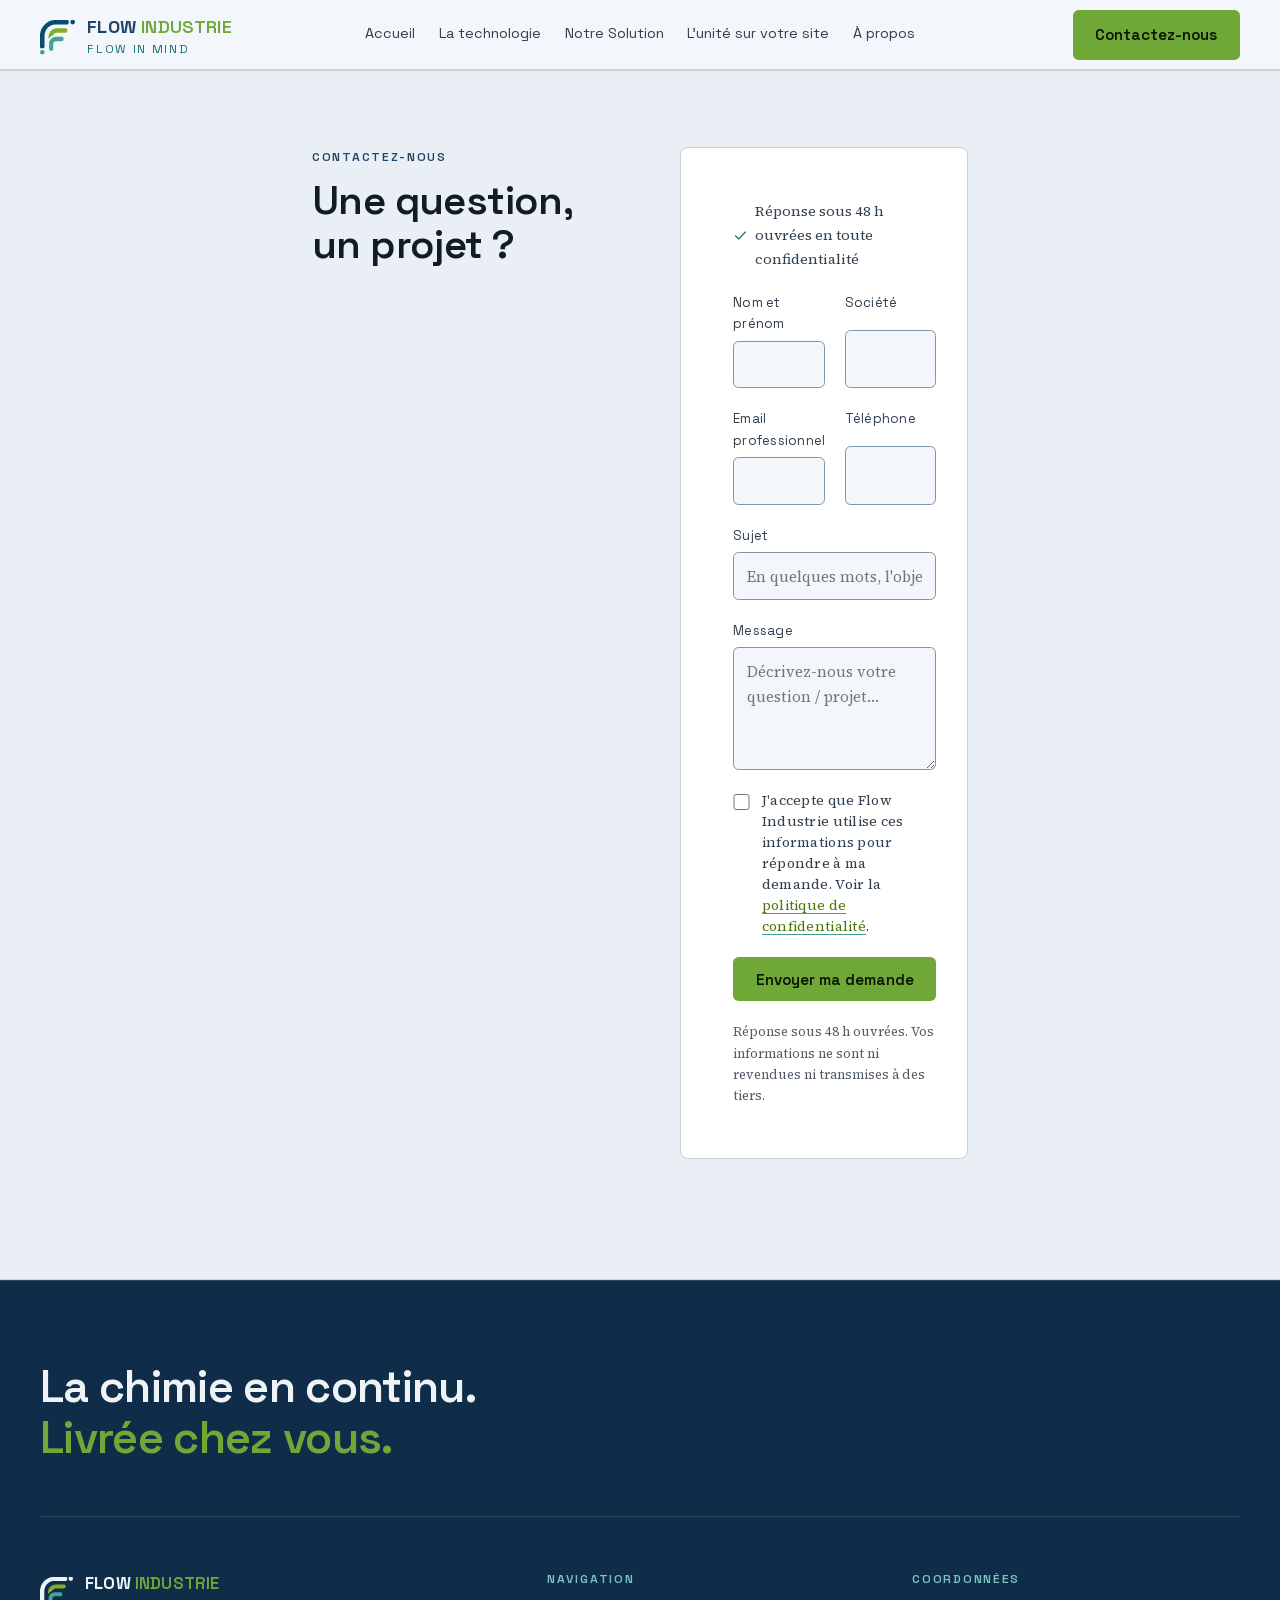
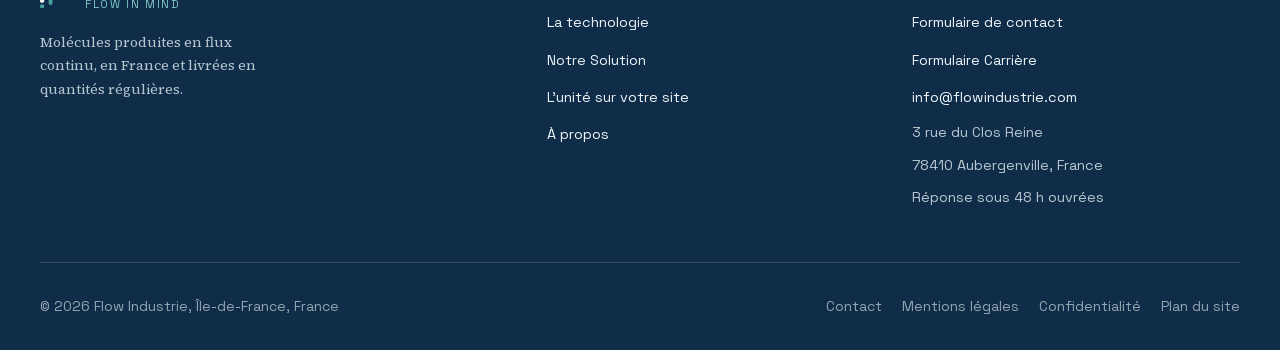
<file: contact/index.html>
<!DOCTYPE html><html lang="fr"> <head><meta name="robots" content="noindex,nofollow"><meta charset="utf-8"><meta name="viewport" content="width=device-width, initial-scale=1"><title>Contact : parlons de vos molécules | Flow Industrie</title><meta name="description" content="Contactez Flow Industrie : étude de faisabilité de vos molécules, sécurisation d'approvisionnement, question technique. Réponse d'un ingénieur procédés sous 48 h ouvrées."><link rel="canonical" href="https://www.flowindustrie.com/contact/"><link rel="icon" href="../favicon.svg" type="image/svg+xml"><link rel="sitemap" href="../sitemap-index.xml"><meta property="og:type" content="website"><meta property="og:locale" content="fr_FR"><meta property="og:site_name" content="Flow Industrie"><meta property="og:title" content="Contact : parlons de vos molécules | Flow Industrie"><meta property="og:description" content="Contactez Flow Industrie : étude de faisabilité de vos molécules, sécurisation d'approvisionnement, question technique. Réponse d'un ingénieur procédés sous 48 h ouvrées."><meta property="og:url" content="https://www.flowindustrie.com/contact/"><meta property="og:image" content="https://www.flowindustrie.com/images/og-unite-modulaire.jpg"><meta property="og:image:width" content="1200"><meta property="og:image:height" content="630"><meta property="og:image:alt" content="Vue de conception de l'unité modulaire de production chimique en flux continu Flow Industrie."><meta name="twitter:card" content="summary_large_image"><link rel="stylesheet" href="../_astro/polices.css"><script type="application/ld+json">{"@context":"https://schema.org","@type":"Organization","name":"Flow Industrie","slogan":"Flow in Mind","description":"Flow Industrie produit vos molécules chimiques en flux continu, en France et vous livre en quantités régulières : la même molécule, sans l'import.","url":"https://www.flowindustrie.com/","logo":"https://www.flowindustrie.com/images/logo-flow-industrie.png","email":"info@flowindustrie.com","address":{"@type":"PostalAddress","streetAddress":"3 rue du Clos Reine","postalCode":"78410","addressLocality":"Aubergenville","addressRegion":"Île-de-France","addressCountry":"FR"}}</script><script>
      (function () {
        var racine = document.documentElement;
        if (window.matchMedia('(prefers-reduced-motion: reduce)').matches) return;
        racine.classList.add('js-mouvement');
        window.setTimeout(function () {
          if (racine.dataset.mouvement !== 'pret') racine.classList.remove('js-mouvement');
        }, 2500);
      })();
    </script><link rel="stylesheet" href="../_astro/a-propos.DqSEigQd.css">
<link rel="stylesheet" href="../_astro/_slug_.DBGJDcz1.css"><link rel="stylesheet" href="../_astro/mobile-partage.css"></head> <body> <a class="saut-contenu" href="#contenu">Aller au contenu principal</a> <header class="entete" data-astro-cid-dmqpwcec>  <!-- Niveau 2 : barre principale --> <div class="wrap barre" data-astro-cid-dmqpwcec> <a class="marque" href="../index.html" data-astro-cid-dmqpwcec>  <img class="marque-signe" src="../logo-flow-industrie.svg" alt="" width="972" height="959" data-astro-cid-dmqpwcec> <span class="marque-texte" data-astro-cid-dmqpwcec> <span class="marque-nom" data-astro-cid-dmqpwcec><b data-astro-cid-dmqpwcec>FLOW</b> <span data-astro-cid-dmqpwcec>INDUSTRIE</span></span> <span class="marque-baseline" data-astro-cid-dmqpwcec>Flow in Mind</span> </span> </a> <nav class="liens" id="menu-principal" aria-label="Navigation principale" data-astro-cid-dmqpwcec> <a href="../index.html" data-astro-cid-dmqpwcec> Accueil </a><a href="../technologie/index.html" data-astro-cid-dmqpwcec> La technologie </a><a href="../applications/index.html" data-astro-cid-dmqpwcec> Notre Solution </a><a href="../unite-sur-votre-site/index.html" data-astro-cid-dmqpwcec> L&#39;unité sur votre site </a><a href="../a-propos/index.html" data-astro-cid-dmqpwcec> À propos </a> <a class="btn btn-accent cta-menu" href="../contact/index.html" data-astro-cid-dmqpwcec>Contactez-nous</a> </nav> <div class="actions-entete" data-astro-cid-dmqpwcec><a class="btn btn-accent cta-entete" href="../contact/index.html" data-astro-cid-dmqpwcec>Contactez-nous</a><button type="button" class="bouton-menu" id="bouton-menu" aria-controls="menu-principal" aria-expanded="false" data-astro-cid-dmqpwcec><span class="barres-menu" aria-hidden="true" data-astro-cid-dmqpwcec><span data-astro-cid-dmqpwcec></span><span data-astro-cid-dmqpwcec></span><span data-astro-cid-dmqpwcec></span></span>Menu</button></div> </div> </header>  <script type="module">const t=document.querySelector(".entete");if(t){let s=null;const l=()=>{const e=window.scrollY>8;e!==s&&(s=e,e?t.dataset.defile="":delete t.dataset.defile)};window.addEventListener("scroll",l,{passive:!0}),l()}</script> <main id="contenu"> <section class="contact" id="contact" data-astro-cid-riavxups> <div class="wrap" data-astro-cid-riavxups>  <div class="contact-tete" data-anim-groupe="monte" data-astro-cid-riavxups><p class="surtitre" data-astro-cid-riavxups>Contactez-nous</p><h1 class="titre" data-astro-cid-riavxups>Une question, un projet&nbsp;?</h1></div> <div class="zone-envoi" data-astro-cid-qtd5vjyj> <form class="formulaire carte" id="formulaire-contact" data-anim="carte" action="/envoi/contact.php" method="POST" data-astro-cid-qtd5vjyj> <!-- Piège à robots : un humain ne remplit jamais ce champ. --> <input type="checkbox" name="botcheck" class="piege" tabindex="-1" autocomplete="off" data-astro-cid-qtd5vjyj> <!-- Traçage de la source du lead, rempli par le script en bas de composant. --> <input type="hidden" name="page_origine" id="page_origine" data-astro-cid-qtd5vjyj> <input type="hidden" name="referent" id="referent" data-astro-cid-qtd5vjyj> <input type="hidden" name="utm_source" id="utm_source" data-astro-cid-qtd5vjyj> <input type="hidden" name="utm_medium" id="utm_medium" data-astro-cid-qtd5vjyj> <input type="hidden" name="utm_campaign" id="utm_campaign" data-astro-cid-qtd5vjyj> <ul class="formulaire-appui"><li><svg class="glyphe" viewBox="0 0 24 24" width="15" height="15" fill="none" stroke="currentColor" stroke-width="2" stroke-linecap="round" stroke-linejoin="round" aria-hidden="true"><path d="m4 12.5 5 5L20 6.5"/></svg><span>Réponse sous 48 h ouvrées en toute confidentialité</span></li></ul> <div class="duo" data-astro-cid-qtd5vjyj> <label data-astro-cid-qtd5vjyj>
Nom et prénom
<input type="text" name="nom" autocomplete="name" required data-astro-cid-qtd5vjyj> </label> <label data-astro-cid-qtd5vjyj>
Société
<input type="text" name="societe" autocomplete="organization" required data-astro-cid-qtd5vjyj> </label> </div> <div class="duo" data-astro-cid-qtd5vjyj> <label data-astro-cid-qtd5vjyj>
Email professionnel
<input type="email" name="email" autocomplete="email" required data-astro-cid-qtd5vjyj> </label> <label data-astro-cid-qtd5vjyj>
Téléphone
<input type="tel" name="telephone" autocomplete="tel" required data-astro-cid-qtd5vjyj> </label> </div> <label data-astro-cid-qtd5vjyj>
Sujet
<input type="text" name="sujet" required placeholder="En quelques mots, l'objet de votre demande" data-astro-cid-qtd5vjyj> </label> <label data-astro-cid-qtd5vjyj>
Message
<textarea name="message" rows="4" required placeholder="Décrivez-nous votre question / projet…" data-astro-cid-qtd5vjyj></textarea> </label> <label class="consentement" data-astro-cid-qtd5vjyj> <input type="checkbox" name="consentement" required data-astro-cid-qtd5vjyj> <span data-astro-cid-qtd5vjyj>
J'accepte que Flow Industrie utilise ces informations pour répondre à ma demande. Voir la
<a class="lien-texte" href="../confidentialite/index.html" data-astro-cid-qtd5vjyj>politique de confidentialité</a>.
</span> </label> <p class="erreur" id="erreur-envoi" role="alert" hidden data-astro-cid-qtd5vjyj>
L'envoi n'a pas abouti. Réessayez dans un instant, ou écrivez-nous directement à
<a href="mailto:info@flowindustrie.com" data-astro-cid-qtd5vjyj>info@flowindustrie.com</a>.
</p> <button class="btn btn-accent" type="submit" data-astro-cid-qtd5vjyj>Envoyer ma demande</button> <p class="note" data-astro-cid-qtd5vjyj>Réponse sous 48 h ouvrées. Vos informations ne sont ni revendues ni transmises à des tiers.</p> </form>  <div class="remerciement carte" id="remerciement" tabindex="-1" hidden data-astro-cid-qtd5vjyj> <p class="marque" aria-hidden="true" data-astro-cid-qtd5vjyj>✓</p> <h3 data-astro-cid-qtd5vjyj>Merci, votre demande nous est parvenue.</h3> <p data-astro-cid-qtd5vjyj>
Elle arrive directement dans la boîte de l'équipe. Un ingénieur procédés la lit et vous
    répond sous 48 h ouvrées, le temps de regarder sérieusement ce que vous nous
    décrivez.
</p> <p data-astro-cid-qtd5vjyj>
Un oubli, un document à joindre ? Écrivez-nous à
<a class="lien-texte" href="mailto:info@flowindustrie.com" data-astro-cid-qtd5vjyj>info@flowindustrie.com</a>.
</p> <p class="note" data-astro-cid-qtd5vjyj>
En attendant, <a class="lien-texte" href="../technologie/index.html" data-astro-cid-qtd5vjyj>la technologie</a> et
<a class="lien-texte" href="../index.html#notre-solution" data-astro-cid-qtd5vjyj>notre solution</a> répondent déjà à une bonne partie
    des questions.
</p> </div> </div> <script>
  // Traçage de la source du lead, sans cookie, sans traceur tiers.
  (function () {
    const params = new URLSearchParams(window.location.search);
    const remplir = (id, valeur) => {
      const champ = document.getElementById(id);
      if (champ) champ.value = valeur || '';
    };
    remplir('page_origine', window.location.pathname + window.location.search);
    remplir('referent', document.referrer || 'accès direct');
    remplir('utm_source', params.get('utm_source'));
    remplir('utm_medium', params.get('utm_medium'));
    remplir('utm_campaign', params.get('utm_campaign'));
  })();
</script> <script>
  /* Envoi en arrière-plan, pour que le remerciement s'affiche SUR le site.
     Ce script reste en ligne, jamais différé, comme celui de traçage au-dessus : un
     formulaire dont l'envoi part nativement pendant que son script se charge encore
     enverrait le visiteur sur la page du prestataire de formulaires, précisément ce
     qu'on corrige ici.

     Le repli sans JavaScript n'a rien à faire de ce bloc : si le script ne s'exécute
     pas, `submit` n'est jamais intercepté, le navigateur poste le formulaire comme
     n'importe quel formulaire. Le serveur renvoie alors sur la page de remerciement.
     Aucun état ne dépend du script pour être lisible. */
  (function () {
    const form = document.getElementById('formulaire-contact');
    const remerciement = document.getElementById('remerciement');
    const erreur = document.getElementById('erreur-envoi');
    if (!form || !remerciement || !erreur) return;

    const bouton = form.querySelector('button[type="submit"]');
    const libelle = bouton.textContent;

    form.addEventListener('submit', async function (evenement) {
      evenement.preventDefault();
      erreur.hidden = true;
      bouton.disabled = true;
      bouton.textContent = 'Envoi en cours…';

      /* Le formulaire part tel quel, dans le format que le navigateur produit
         nativement. L'en-tête `Accept` est le seul ajout : il demande au serveur de
         répondre en JSON plutôt que de renvoyer sur la page de remerciement, pour que
         le remerciement s'affiche ici sans quitter la page. */
      try {
        const reponse = await fetch('/envoi/contact.php', {
          method: 'POST',
          headers: { Accept: 'application/json' },
          body: new FormData(form),
        });
        const resultat = await reponse.json();
        if (!resultat.success) throw new Error(resultat.message || 'envoi refusé');

        form.hidden = true;
        remerciement.hidden = false;
        remerciement.focus();
      } catch (_) {
        /* Rien n'est effacé : le visiteur retrouve ses champs remplis et peut renvoyer.
           Perdre un message écrit à la main sur une coupure réseau serait le pire des
           dénouements pour la seule conversion du site. */
        erreur.hidden = false;
        bouton.disabled = false;
        bouton.textContent = libelle;
      }
    });
  })();
</script>  </div> </section>  </main> <footer class="pied" data-astro-cid-yrghxkbj>  <div class="wrap" data-anim-groupe="monte" data-astro-cid-yrghxkbj>  <p class="declaration" data-astro-cid-yrghxkbj> <span data-astro-cid-yrghxkbj>La chimie en continu.</span> <span class="chez-vous" data-astro-cid-yrghxkbj>Livrée chez vous.</span> </p> <div class="colonnes" data-astro-cid-yrghxkbj> <div class="bloc-marque" data-astro-cid-yrghxkbj> <a class="marque" href="../index.html" data-astro-cid-yrghxkbj>  <img class="marque-signe" src="../logo-flow-industrie-fond-sombre.svg" alt="" width="972" height="959" data-astro-cid-yrghxkbj> <span class="marque-texte" data-astro-cid-yrghxkbj> <span class="marque-nom" data-astro-cid-yrghxkbj><b data-astro-cid-yrghxkbj>FLOW</b> <span data-astro-cid-yrghxkbj>INDUSTRIE</span></span> <span class="marque-baseline" data-astro-cid-yrghxkbj>Flow in Mind</span> </span> </a>  <p class="description" data-astro-cid-yrghxkbj>
Molécules produites en flux continu, en France et livrées en quantités
          régulières.
</p> </div> <nav class="colonne" aria-labelledby="pied-navigation" data-astro-cid-yrghxkbj> <p class="colonne-titre" id="pied-navigation" data-astro-cid-yrghxkbj>Navigation</p> <ul data-astro-cid-yrghxkbj> <li data-astro-cid-yrghxkbj> <a href="../technologie/index.html" data-astro-cid-yrghxkbj>La technologie</a> </li><li data-astro-cid-yrghxkbj> <a href="../applications/index.html" data-astro-cid-yrghxkbj>Notre Solution</a> </li><li data-astro-cid-yrghxkbj> <a href="../unite-sur-votre-site/index.html" data-astro-cid-yrghxkbj>L&#39;unité sur votre site</a> </li><li data-astro-cid-yrghxkbj> <a href="../a-propos/index.html" data-astro-cid-yrghxkbj>À propos</a> </li></ul> </nav> <div class="colonne" data-astro-cid-yrghxkbj> <p class="colonne-titre" id="pied-coordonnees" data-astro-cid-yrghxkbj>Coordonnées</p>  <address aria-labelledby="pied-coordonnees" data-astro-cid-yrghxkbj> <ul data-astro-cid-yrghxkbj>  <li data-astro-cid-yrghxkbj><a href="../contact/index.html" data-astro-cid-yrghxkbj>Formulaire de contact</a></li>  <li data-astro-cid-yrghxkbj><a href="../carriere/index.html" data-astro-cid-yrghxkbj>Formulaire Carrière</a></li> <li data-astro-cid-yrghxkbj><a href="mailto:info@flowindustrie.com" data-astro-cid-yrghxkbj>info@flowindustrie.com</a></li> <li data-astro-cid-yrghxkbj>3 rue du Clos Reine</li> <li data-astro-cid-yrghxkbj>78410 Aubergenville, France</li> <li data-astro-cid-yrghxkbj>Réponse sous 48 h ouvrées</li> </ul> </address> </div> </div> <div class="rangee" data-astro-cid-yrghxkbj>  <span data-astro-cid-yrghxkbj>© 2026 Flow Industrie, Île-de-France, France</span> <nav aria-label="Liens de bas de page" data-astro-cid-yrghxkbj> <a href="../contact/index.html" data-astro-cid-yrghxkbj>Contact</a> <a href="../mentions-legales/index.html" data-astro-cid-yrghxkbj>Mentions légales</a> <a href="../confidentialite/index.html" data-astro-cid-yrghxkbj>Confidentialité</a> <a href="../plan-du-site/index.html" data-astro-cid-yrghxkbj>Plan du site</a> </nav> </div> </div> </footer>  <script type="module">const s=document.documentElement;if(s.classList.contains("js-mouvement")){const o=Array.from(document.querySelectorAll("[data-anim], [data-anim-groupe]"));if(!("IntersectionObserver"in window))o.forEach(e=>e.classList.add("vu"));else{const e=new IntersectionObserver(t=>{for(const n of t)n.isIntersecting&&(n.target.classList.add("vu"),e.unobserve(n.target))},{rootMargin:"0px 0px -10% 0px"});document.body.offsetHeight,o.forEach(t=>e.observe(t))}s.dataset.mouvement="pret"}</script> <script src="../_astro/entete-mobile.js" defer></script><script src="../_astro/mobile.js" defer></script></body> </html>
</file>
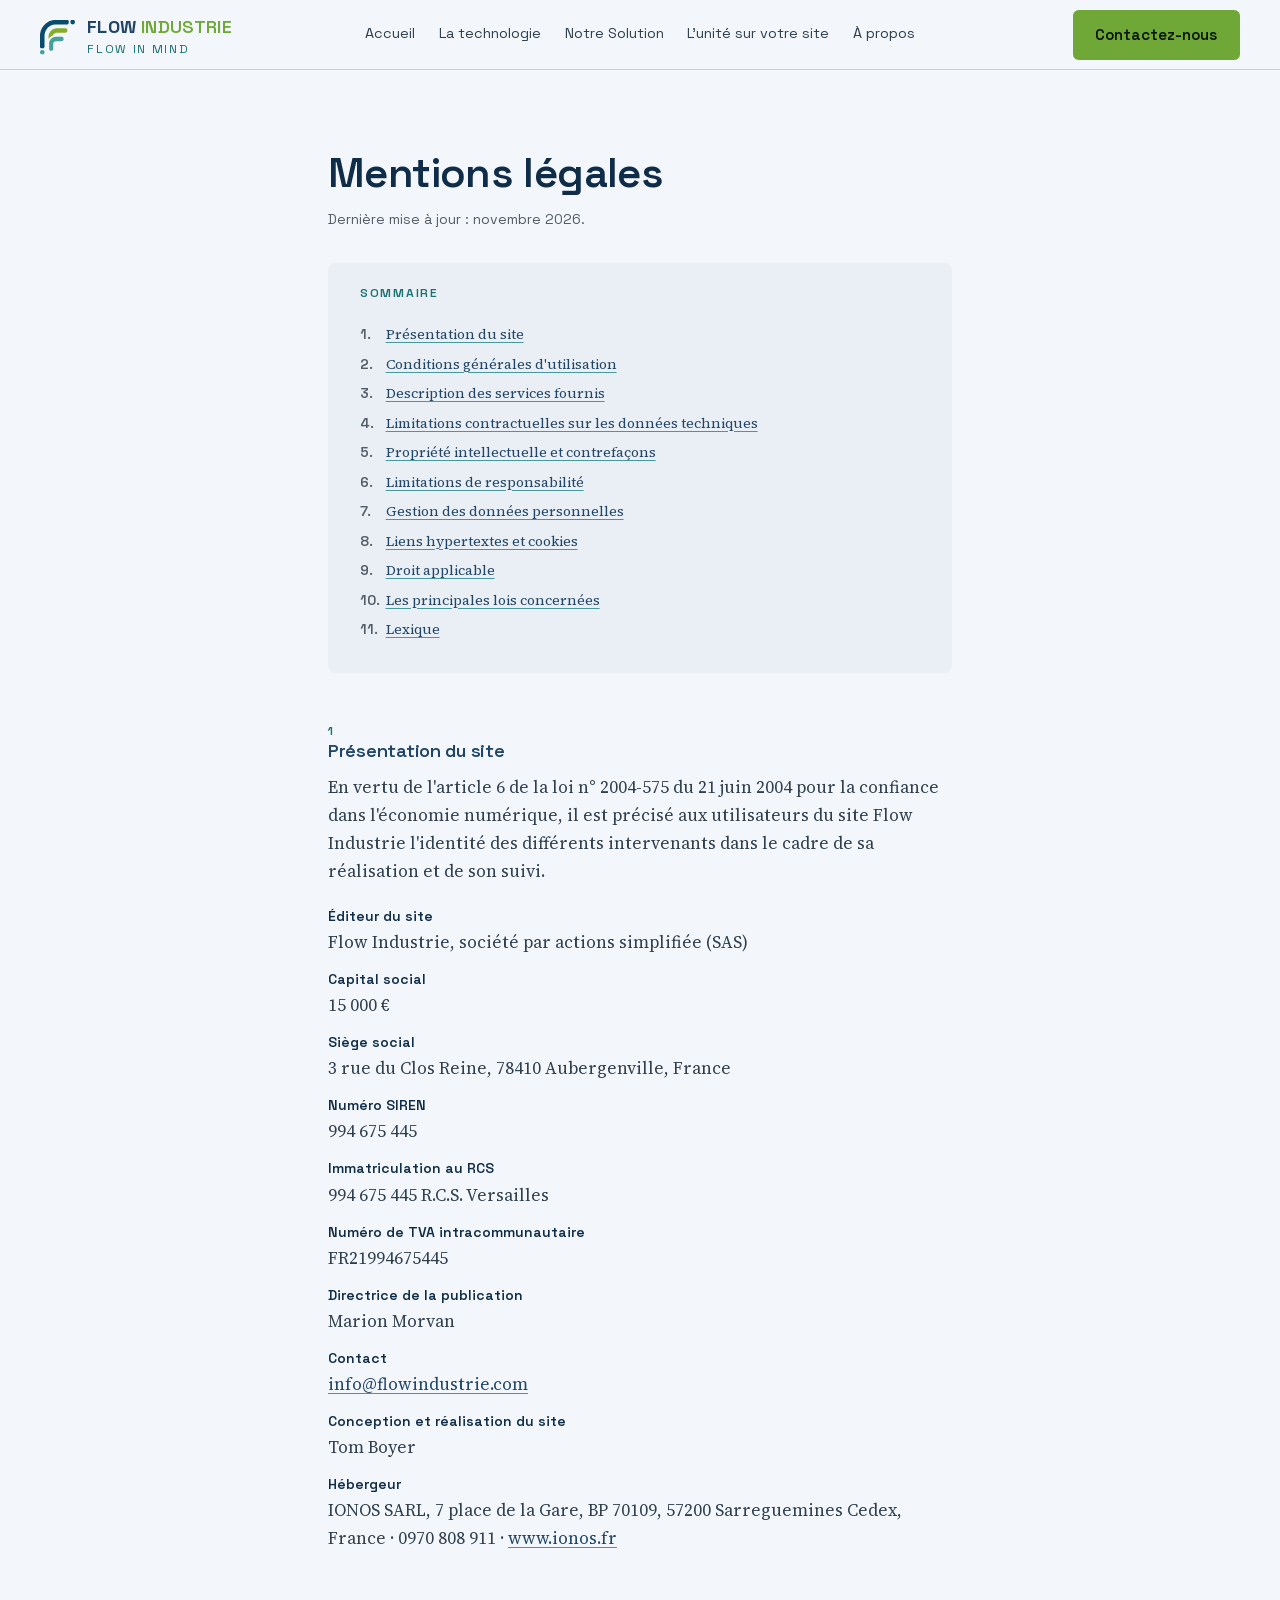
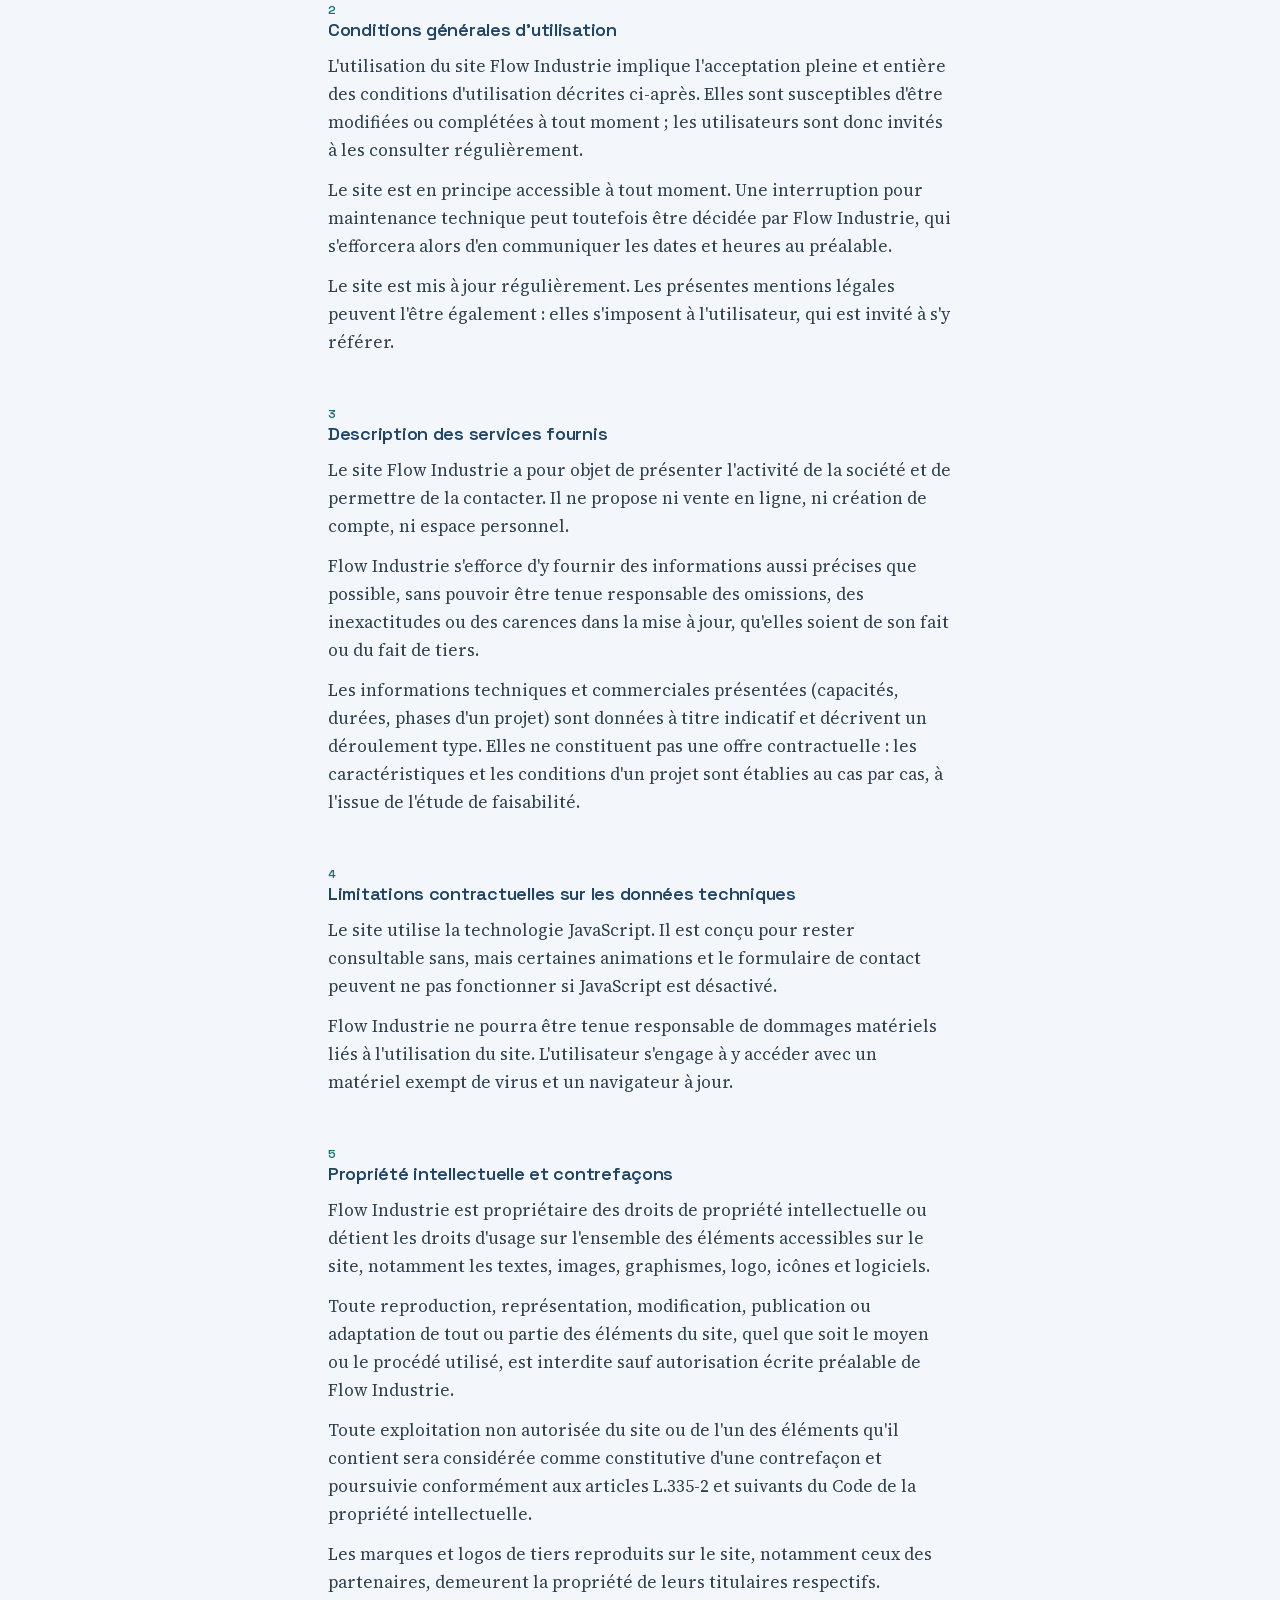
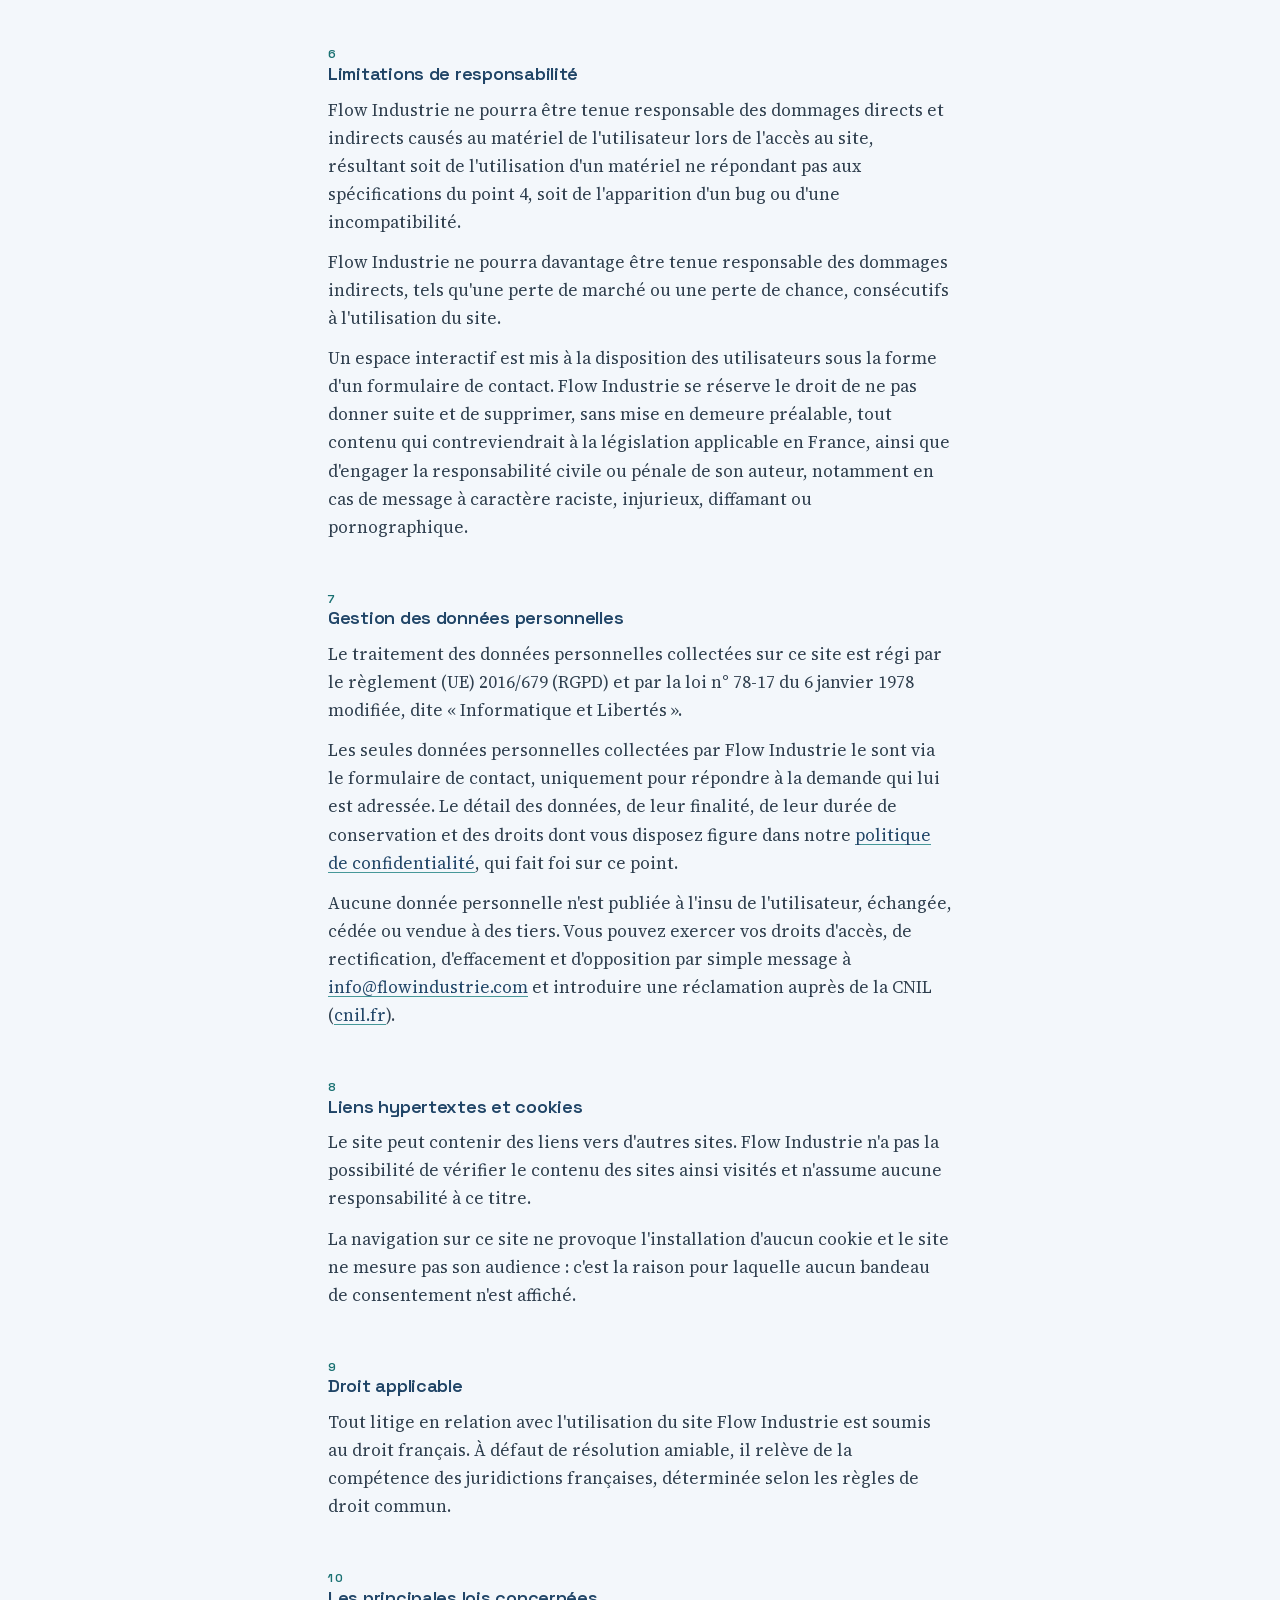
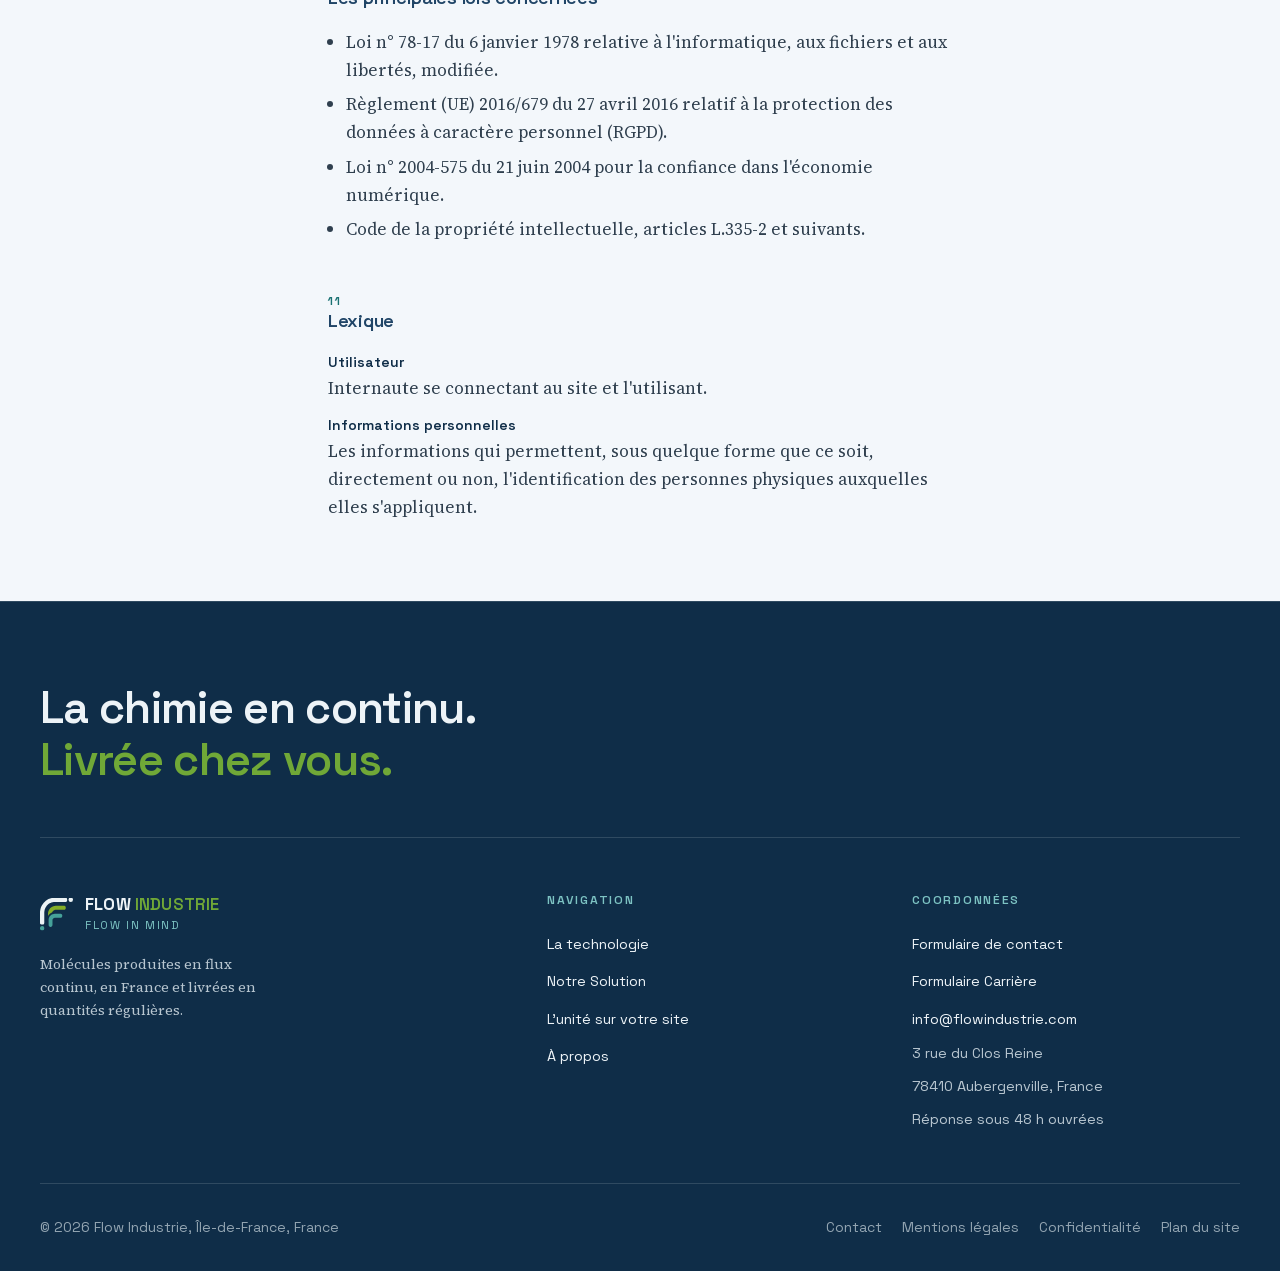
<file: mentions-legales/index.html>
<!DOCTYPE html><html lang="fr"> <head><meta name="robots" content="noindex,nofollow"><meta charset="utf-8"><meta name="viewport" content="width=device-width, initial-scale=1"><title>Mentions légales | Flow Industrie</title><meta name="description" content="Mentions légales du site Flow Industrie : éditeur, hébergeur, propriété intellectuelle, responsabilité, données personnelles et droit applicable."><link rel="canonical" href="https://www.flowindustrie.com/mentions-legales/"><link rel="icon" href="../favicon.svg" type="image/svg+xml"><link rel="sitemap" href="../sitemap-index.xml"><meta property="og:type" content="website"><meta property="og:locale" content="fr_FR"><meta property="og:site_name" content="Flow Industrie"><meta property="og:title" content="Mentions légales | Flow Industrie"><meta property="og:description" content="Mentions légales du site Flow Industrie : éditeur, hébergeur, propriété intellectuelle, responsabilité, données personnelles et droit applicable."><meta property="og:url" content="https://www.flowindustrie.com/mentions-legales/"><meta property="og:image" content="https://www.flowindustrie.com/images/og-unite-modulaire.jpg"><meta property="og:image:width" content="1200"><meta property="og:image:height" content="630"><meta property="og:image:alt" content="Vue de conception de l'unité modulaire de production chimique en flux continu Flow Industrie."><meta name="twitter:card" content="summary_large_image"><link rel="stylesheet" href="../_astro/polices.css"><script type="application/ld+json">{"@context":"https://schema.org","@type":"Organization","name":"Flow Industrie","slogan":"Flow in Mind","description":"Flow Industrie produit vos molécules chimiques en flux continu, en France et vous livre en quantités régulières : la même molécule, sans l'import.","url":"https://www.flowindustrie.com/","logo":"https://www.flowindustrie.com/images/logo-flow-industrie.png","email":"info@flowindustrie.com","address":{"@type":"PostalAddress","streetAddress":"3 rue du Clos Reine","postalCode":"78410","addressLocality":"Aubergenville","addressRegion":"Île-de-France","addressCountry":"FR"}}</script><script>
      (function () {
        var racine = document.documentElement;
        if (window.matchMedia('(prefers-reduced-motion: reduce)').matches) return;
        racine.classList.add('js-mouvement');
        window.setTimeout(function () {
          if (racine.dataset.mouvement !== 'pret') racine.classList.remove('js-mouvement');
        }, 2500);
      })();
    </script><link rel="stylesheet" href="../_astro/a-propos.DqSEigQd.css">
<style>.page-legale[data-astro-cid-vze7nfac] .wrap[data-astro-cid-vze7nfac]{padding-block:var(--space-2xl)}h1[data-astro-cid-vze7nfac]{font-size:clamp(1.8rem,3.6vw,2.6rem);color:var(--color-petrol-deep)}.maj[data-astro-cid-vze7nfac]{font-family:var(--font-display);font-size:var(--text-sm);color:var(--color-muted);margin-top:var(--space-sm)}h2[data-astro-cid-vze7nfac]{font-size:var(--text-h3);color:var(--color-petrol);margin-top:var(--space-xl);scroll-margin-top:var(--h-entete)}p[data-astro-cid-vze7nfac]{margin-top:var(--space-sm);color:var(--color-ink-2)}.sommaire[data-astro-cid-vze7nfac]{margin-top:var(--space-lg);padding:var(--space-md) var(--space-lg) var(--space-lg);background:var(--color-paper-2);border-radius:var(--radius-md)}.sommaire-titre[data-astro-cid-vze7nfac]{font-family:var(--font-display);font-size:.76rem;font-weight:600;letter-spacing:.14em;text-transform:uppercase;color:var(--color-teal-texte);margin-top:0}.sommaire[data-astro-cid-vze7nfac] ol[data-astro-cid-vze7nfac]{list-style:none;counter-reset:point;margin-top:var(--space-md);display:grid;gap:.4rem}.sommaire[data-astro-cid-vze7nfac] li[data-astro-cid-vze7nfac]{counter-increment:point;display:grid;grid-template-columns:1.6rem 1fr;font-size:var(--text-sm)}.sommaire[data-astro-cid-vze7nfac] li[data-astro-cid-vze7nfac]:before{content:counter(point) ".";font-family:var(--font-display);font-weight:600;color:var(--color-muted)}.num[data-astro-cid-vze7nfac]{display:block;font-size:.76rem;font-weight:600;letter-spacing:.14em;color:var(--color-teal-texte);margin-bottom:.15rem}.identite[data-astro-cid-vze7nfac],.lexique[data-astro-cid-vze7nfac]{margin-top:var(--space-md)}.identite[data-astro-cid-vze7nfac] dt[data-astro-cid-vze7nfac],.lexique[data-astro-cid-vze7nfac] dt[data-astro-cid-vze7nfac]{font-family:var(--font-display);font-size:var(--text-sm);font-weight:600;color:var(--color-petrol-deep);margin-top:var(--space-sm)}.identite[data-astro-cid-vze7nfac] dd[data-astro-cid-vze7nfac],.lexique[data-astro-cid-vze7nfac] dd[data-astro-cid-vze7nfac]{margin-inline-start:0;color:var(--color-ink-2)}.liste-lois[data-astro-cid-vze7nfac]{margin-top:var(--space-md);padding-inline-start:1.1rem;display:grid;gap:.4rem;color:var(--color-ink-2)}
</style><link rel="stylesheet" href="../_astro/mobile-partage.css"></head> <body> <a class="saut-contenu" href="#contenu">Aller au contenu principal</a> <header class="entete" data-astro-cid-dmqpwcec>  <!-- Niveau 2 : barre principale --> <div class="wrap barre" data-astro-cid-dmqpwcec> <a class="marque" href="../index.html" data-astro-cid-dmqpwcec>  <img class="marque-signe" src="../logo-flow-industrie.svg" alt="" width="972" height="959" data-astro-cid-dmqpwcec> <span class="marque-texte" data-astro-cid-dmqpwcec> <span class="marque-nom" data-astro-cid-dmqpwcec><b data-astro-cid-dmqpwcec>FLOW</b> <span data-astro-cid-dmqpwcec>INDUSTRIE</span></span> <span class="marque-baseline" data-astro-cid-dmqpwcec>Flow in Mind</span> </span> </a> <nav class="liens" id="menu-principal" aria-label="Navigation principale" data-astro-cid-dmqpwcec> <a href="../index.html" data-astro-cid-dmqpwcec> Accueil </a><a href="../technologie/index.html" data-astro-cid-dmqpwcec> La technologie </a><a href="../applications/index.html" data-astro-cid-dmqpwcec> Notre Solution </a><a href="../unite-sur-votre-site/index.html" data-astro-cid-dmqpwcec> L&#39;unité sur votre site </a><a href="../a-propos/index.html" data-astro-cid-dmqpwcec> À propos </a> <a class="btn btn-accent cta-menu" href="../contact/index.html" data-astro-cid-dmqpwcec>Contactez-nous</a> </nav> <div class="actions-entete" data-astro-cid-dmqpwcec><a class="btn btn-accent cta-entete" href="../contact/index.html" data-astro-cid-dmqpwcec>Contactez-nous</a><button type="button" class="bouton-menu" id="bouton-menu" aria-controls="menu-principal" aria-expanded="false" data-astro-cid-dmqpwcec><span class="barres-menu" aria-hidden="true" data-astro-cid-dmqpwcec><span data-astro-cid-dmqpwcec></span><span data-astro-cid-dmqpwcec></span><span data-astro-cid-dmqpwcec></span></span>Menu</button></div> </div> </header>  <script type="module">const t=document.querySelector(".entete");if(t){let s=null;const l=()=>{const e=window.scrollY>8;e!==s&&(s=e,e?t.dataset.defile="":delete t.dataset.defile)};window.addEventListener("scroll",l,{passive:!0}),l()}</script> <main id="contenu">  <section class="page-legale" data-astro-cid-vze7nfac> <div class="wrap wrap-lecture" data-astro-cid-vze7nfac> <h1 data-astro-cid-vze7nfac>Mentions légales</h1> <p class="maj" data-astro-cid-vze7nfac>Dernière mise à jour : novembre 2026.</p>  <nav class="sommaire" aria-labelledby="sommaire-titre" data-astro-cid-vze7nfac> <p class="sommaire-titre" id="sommaire-titre" data-astro-cid-vze7nfac>Sommaire</p> <ol data-astro-cid-vze7nfac> <li data-astro-cid-vze7nfac><a class="lien-texte" href="#presentation" data-astro-cid-vze7nfac>Présentation du site</a></li><li data-astro-cid-vze7nfac><a class="lien-texte" href="#conditions" data-astro-cid-vze7nfac>Conditions générales d&#39;utilisation</a></li><li data-astro-cid-vze7nfac><a class="lien-texte" href="#services" data-astro-cid-vze7nfac>Description des services fournis</a></li><li data-astro-cid-vze7nfac><a class="lien-texte" href="#technique" data-astro-cid-vze7nfac>Limitations contractuelles sur les données techniques</a></li><li data-astro-cid-vze7nfac><a class="lien-texte" href="#propriete" data-astro-cid-vze7nfac>Propriété intellectuelle et contrefaçons</a></li><li data-astro-cid-vze7nfac><a class="lien-texte" href="#responsabilite" data-astro-cid-vze7nfac>Limitations de responsabilité</a></li><li data-astro-cid-vze7nfac><a class="lien-texte" href="#donnees" data-astro-cid-vze7nfac>Gestion des données personnelles</a></li><li data-astro-cid-vze7nfac><a class="lien-texte" href="#liens" data-astro-cid-vze7nfac>Liens hypertextes et cookies</a></li><li data-astro-cid-vze7nfac><a class="lien-texte" href="#droit" data-astro-cid-vze7nfac>Droit applicable</a></li><li data-astro-cid-vze7nfac><a class="lien-texte" href="#lois" data-astro-cid-vze7nfac>Les principales lois concernées</a></li><li data-astro-cid-vze7nfac><a class="lien-texte" href="#lexique" data-astro-cid-vze7nfac>Lexique</a></li> </ol> </nav> <h2 id="presentation" data-astro-cid-vze7nfac><span class="num" data-astro-cid-vze7nfac>1</span>Présentation du site</h2> <p data-astro-cid-vze7nfac>
En vertu de l'article 6 de la loi n° 2004-575 du 21 juin 2004 pour la confiance dans
        l'économie numérique, il est précisé aux utilisateurs du site Flow Industrie l'identité des
        différents intervenants dans le cadre de sa réalisation et de son suivi.
</p>  <dl class="identite" data-astro-cid-vze7nfac> <dt data-astro-cid-vze7nfac>Éditeur du site</dt> <dd data-astro-cid-vze7nfac> Flow Industrie, société par actions simplifiée (SAS) </dd> <dt data-astro-cid-vze7nfac>Capital social</dt> <dd data-astro-cid-vze7nfac>15 000 €</dd> <dt data-astro-cid-vze7nfac>Siège social</dt> <dd data-astro-cid-vze7nfac>3 rue du Clos Reine, 78410 Aubergenville, France</dd> <dt data-astro-cid-vze7nfac>Numéro SIREN</dt> <dd data-astro-cid-vze7nfac>994 675 445</dd> <dt data-astro-cid-vze7nfac>Immatriculation au RCS</dt> <dd data-astro-cid-vze7nfac>994 675 445 R.C.S. Versailles</dd> <dt data-astro-cid-vze7nfac>Numéro de TVA intracommunautaire</dt> <dd data-astro-cid-vze7nfac>FR21994675445</dd> <dt data-astro-cid-vze7nfac>Directrice de la publication</dt> <dd data-astro-cid-vze7nfac>Marion Morvan</dd> <dt data-astro-cid-vze7nfac>Contact</dt> <dd data-astro-cid-vze7nfac><a class="lien-texte" href="mailto:info@flowindustrie.com" data-astro-cid-vze7nfac>info@flowindustrie.com</a></dd> <dt data-astro-cid-vze7nfac>Conception et réalisation du site</dt> <dd data-astro-cid-vze7nfac>Tom Boyer</dd> <dt data-astro-cid-vze7nfac>Hébergeur</dt> <dd data-astro-cid-vze7nfac> IONOS SARL, 7 place de la Gare, BP 70109, 57200 Sarreguemines Cedex, France · 0970 808 911 · <a class="lien-texte" href="https://www.ionos.fr" rel="noopener" data-astro-cid-vze7nfac>www.ionos.fr</a> </dd> </dl> <h2 id="conditions" data-astro-cid-vze7nfac><span class="num" data-astro-cid-vze7nfac>2</span>Conditions générales d'utilisation</h2> <p data-astro-cid-vze7nfac>
L'utilisation du site Flow Industrie implique l'acceptation pleine et entière des conditions
        d'utilisation décrites ci-après. Elles sont susceptibles d'être modifiées ou complétées à
        tout moment ; les utilisateurs sont donc invités à les consulter régulièrement.
</p> <p data-astro-cid-vze7nfac>
Le site est en principe accessible à tout moment. Une interruption pour maintenance
        technique peut toutefois être décidée par Flow Industrie, qui s'efforcera alors d'en
        communiquer les dates et heures au préalable.
</p> <p data-astro-cid-vze7nfac>
Le site est mis à jour régulièrement. Les présentes mentions légales peuvent l'être
        également : elles s'imposent à l'utilisateur, qui est invité à s'y référer.
</p> <h2 id="services" data-astro-cid-vze7nfac><span class="num" data-astro-cid-vze7nfac>3</span>Description des services fournis</h2> <p data-astro-cid-vze7nfac>
Le site Flow Industrie a pour objet de présenter l'activité de la société et de permettre
        de la contacter. Il ne propose ni vente en ligne, ni création de compte, ni espace
        personnel.
</p> <p data-astro-cid-vze7nfac> Flow Industrie s'efforce d'y fournir des informations aussi précises que possible, sans
        pouvoir être tenue responsable des omissions, des inexactitudes ou des carences dans la
        mise à jour, qu'elles soient de son fait ou du fait de tiers.
</p>  <p data-astro-cid-vze7nfac>
Les informations techniques et commerciales présentées (capacités, durées, phases d'un
        projet) sont données à titre indicatif et décrivent un déroulement type. Elles ne
        constituent pas une offre contractuelle : les caractéristiques et les conditions d'un
        projet sont établies au cas par cas, à l'issue de l'étude de faisabilité.
</p> <h2 id="technique" data-astro-cid-vze7nfac><span class="num" data-astro-cid-vze7nfac>4</span>Limitations contractuelles sur les données techniques</h2> <p data-astro-cid-vze7nfac>
Le site utilise la technologie JavaScript. Il est conçu pour rester consultable sans,
        mais certaines animations et le formulaire de contact peuvent ne pas fonctionner si
        JavaScript est désactivé.
</p> <p data-astro-cid-vze7nfac> Flow Industrie ne pourra être tenue responsable de dommages matériels liés à l'utilisation du
        site. L'utilisateur s'engage à y accéder avec un matériel exempt de virus et un navigateur
        à jour.
</p> <h2 id="propriete" data-astro-cid-vze7nfac><span class="num" data-astro-cid-vze7nfac>5</span>Propriété intellectuelle et contrefaçons</h2> <p data-astro-cid-vze7nfac> Flow Industrie est propriétaire des droits de propriété intellectuelle ou détient les droits
        d'usage sur l'ensemble des éléments accessibles sur le site, notamment les textes, images,
        graphismes, logo, icônes et logiciels.
</p> <p data-astro-cid-vze7nfac>
Toute reproduction, représentation, modification, publication ou adaptation de tout ou
        partie des éléments du site, quel que soit le moyen ou le procédé utilisé, est interdite
        sauf autorisation écrite préalable de Flow Industrie.
</p> <p data-astro-cid-vze7nfac>
Toute exploitation non autorisée du site ou de l'un des éléments qu'il contient sera
        considérée comme constitutive d'une contrefaçon et poursuivie conformément aux articles
        L.335-2 et suivants du Code de la propriété intellectuelle.
</p>  <p data-astro-cid-vze7nfac>
Les marques et logos de tiers reproduits sur le site, notamment ceux des partenaires,
        demeurent la propriété de leurs titulaires respectifs.
</p> <h2 id="responsabilite" data-astro-cid-vze7nfac><span class="num" data-astro-cid-vze7nfac>6</span>Limitations de responsabilité</h2> <p data-astro-cid-vze7nfac> Flow Industrie ne pourra être tenue responsable des dommages directs et indirects causés au
        matériel de l'utilisateur lors de l'accès au site, résultant soit de l'utilisation d'un
        matériel ne répondant pas aux spécifications du point 4, soit de
        l'apparition d'un bug ou d'une incompatibilité.
</p> <p data-astro-cid-vze7nfac> Flow Industrie ne pourra davantage être tenue responsable des dommages indirects, tels qu'une
        perte de marché ou une perte de chance, consécutifs à l'utilisation du site.
</p> <p data-astro-cid-vze7nfac>
Un espace interactif est mis à la disposition des utilisateurs sous la forme d'un
        formulaire de contact. Flow Industrie se réserve le droit de ne pas donner suite et de
        supprimer, sans mise en demeure préalable, tout contenu qui contreviendrait à la
        législation applicable en France, ainsi que d'engager la responsabilité civile ou pénale
        de son auteur, notamment en cas de message à caractère raciste, injurieux, diffamant ou
        pornographique.
</p> <h2 id="donnees" data-astro-cid-vze7nfac><span class="num" data-astro-cid-vze7nfac>7</span>Gestion des données personnelles</h2> <p data-astro-cid-vze7nfac>
Le traitement des données personnelles collectées sur ce site est régi par le règlement
        (UE) 2016/679 (RGPD) et par la loi n° 78-17 du 6 janvier 1978 modifiée, dite
        « Informatique et Libertés ».
</p> <p data-astro-cid-vze7nfac>
Les seules données personnelles collectées par Flow Industrie le sont via le formulaire de
        contact, uniquement pour répondre à la demande qui lui est adressée. Le détail des
        données, de leur finalité, de leur durée de conservation et des droits dont vous disposez
        figure dans notre
<a class="lien-texte" href="../confidentialite/index.html" data-astro-cid-vze7nfac>politique de confidentialité</a>, qui fait
        foi sur ce point.
</p> <p data-astro-cid-vze7nfac>
Aucune donnée personnelle n'est publiée à l'insu de l'utilisateur, échangée, cédée ou
        vendue à des tiers. Vous pouvez exercer vos droits d'accès, de rectification, d'effacement
        et d'opposition par simple message à
<a class="lien-texte" href="mailto:info@flowindustrie.com" data-astro-cid-vze7nfac>info@flowindustrie.com</a> et introduire une
        réclamation auprès de la CNIL
        (<a class="lien-texte" href="https://www.cnil.fr" rel="noopener" data-astro-cid-vze7nfac>cnil.fr</a>).
</p> <h2 id="liens" data-astro-cid-vze7nfac><span class="num" data-astro-cid-vze7nfac>8</span>Liens hypertextes et cookies</h2> <p data-astro-cid-vze7nfac>
Le site peut contenir des liens vers d'autres sites. Flow Industrie n'a pas la possibilité de
        vérifier le contenu des sites ainsi visités et n'assume aucune responsabilité à ce titre.
</p>  <p data-astro-cid-vze7nfac>
La navigation sur ce site ne provoque l'installation d'aucun cookie et le site ne mesure pas son audience : c'est la raison pour laquelle aucun bandeau de consentement n'est affiché.
</p> <h2 id="droit" data-astro-cid-vze7nfac><span class="num" data-astro-cid-vze7nfac>9</span>Droit applicable</h2> <p data-astro-cid-vze7nfac>
Tout litige en relation avec l'utilisation du site Flow Industrie est soumis au droit français.
        À défaut de résolution amiable, il relève de la compétence des juridictions françaises,
        déterminée selon les règles de droit commun.
</p> <h2 id="lois" data-astro-cid-vze7nfac><span class="num" data-astro-cid-vze7nfac>10</span>Les principales lois concernées</h2> <ul class="liste-lois" data-astro-cid-vze7nfac> <li data-astro-cid-vze7nfac>Loi n° 78-17 du 6 janvier 1978 relative à l'informatique, aux fichiers et aux libertés, modifiée.</li> <li data-astro-cid-vze7nfac>Règlement (UE) 2016/679 du 27 avril 2016 relatif à la protection des données à caractère personnel (RGPD).</li> <li data-astro-cid-vze7nfac>Loi n° 2004-575 du 21 juin 2004 pour la confiance dans l'économie numérique.</li> <li data-astro-cid-vze7nfac>Code de la propriété intellectuelle, articles L.335-2 et suivants.</li> </ul> <h2 id="lexique" data-astro-cid-vze7nfac><span class="num" data-astro-cid-vze7nfac>11</span>Lexique</h2> <dl class="lexique" data-astro-cid-vze7nfac> <dt data-astro-cid-vze7nfac>Utilisateur</dt> <dd data-astro-cid-vze7nfac>Internaute se connectant au site et l'utilisant.</dd> <dt data-astro-cid-vze7nfac>Informations personnelles</dt> <dd data-astro-cid-vze7nfac>
Les informations qui permettent, sous quelque forme que ce soit, directement ou non,
          l'identification des personnes physiques auxquelles elles s'appliquent.
</dd> </dl> </div> </section>  </main> <footer class="pied" data-astro-cid-yrghxkbj>  <div class="wrap" data-anim-groupe="monte" data-astro-cid-yrghxkbj>  <p class="declaration" data-astro-cid-yrghxkbj> <span data-astro-cid-yrghxkbj>La chimie en continu.</span> <span class="chez-vous" data-astro-cid-yrghxkbj>Livrée chez vous.</span> </p> <div class="colonnes" data-astro-cid-yrghxkbj> <div class="bloc-marque" data-astro-cid-yrghxkbj> <a class="marque" href="../index.html" data-astro-cid-yrghxkbj>  <img class="marque-signe" src="../logo-flow-industrie-fond-sombre.svg" alt="" width="972" height="959" data-astro-cid-yrghxkbj> <span class="marque-texte" data-astro-cid-yrghxkbj> <span class="marque-nom" data-astro-cid-yrghxkbj><b data-astro-cid-yrghxkbj>FLOW</b> <span data-astro-cid-yrghxkbj>INDUSTRIE</span></span> <span class="marque-baseline" data-astro-cid-yrghxkbj>Flow in Mind</span> </span> </a>  <p class="description" data-astro-cid-yrghxkbj>
Molécules produites en flux continu, en France et livrées en quantités
          régulières.
</p> </div> <nav class="colonne" aria-labelledby="pied-navigation" data-astro-cid-yrghxkbj> <p class="colonne-titre" id="pied-navigation" data-astro-cid-yrghxkbj>Navigation</p> <ul data-astro-cid-yrghxkbj> <li data-astro-cid-yrghxkbj> <a href="../technologie/index.html" data-astro-cid-yrghxkbj>La technologie</a> </li><li data-astro-cid-yrghxkbj> <a href="../applications/index.html" data-astro-cid-yrghxkbj>Notre Solution</a> </li><li data-astro-cid-yrghxkbj> <a href="../unite-sur-votre-site/index.html" data-astro-cid-yrghxkbj>L&#39;unité sur votre site</a> </li><li data-astro-cid-yrghxkbj> <a href="../a-propos/index.html" data-astro-cid-yrghxkbj>À propos</a> </li></ul> </nav> <div class="colonne" data-astro-cid-yrghxkbj> <p class="colonne-titre" id="pied-coordonnees" data-astro-cid-yrghxkbj>Coordonnées</p>  <address aria-labelledby="pied-coordonnees" data-astro-cid-yrghxkbj> <ul data-astro-cid-yrghxkbj>  <li data-astro-cid-yrghxkbj><a href="../contact/index.html" data-astro-cid-yrghxkbj>Formulaire de contact</a></li>  <li data-astro-cid-yrghxkbj><a href="../carriere/index.html" data-astro-cid-yrghxkbj>Formulaire Carrière</a></li> <li data-astro-cid-yrghxkbj><a href="mailto:info@flowindustrie.com" data-astro-cid-yrghxkbj>info@flowindustrie.com</a></li> <li data-astro-cid-yrghxkbj>3 rue du Clos Reine</li> <li data-astro-cid-yrghxkbj>78410 Aubergenville, France</li> <li data-astro-cid-yrghxkbj>Réponse sous 48 h ouvrées</li> </ul> </address> </div> </div> <div class="rangee" data-astro-cid-yrghxkbj>  <span data-astro-cid-yrghxkbj>© 2026 Flow Industrie, Île-de-France, France</span> <nav aria-label="Liens de bas de page" data-astro-cid-yrghxkbj> <a href="../contact/index.html" data-astro-cid-yrghxkbj>Contact</a> <a href="../mentions-legales/index.html" data-astro-cid-yrghxkbj>Mentions légales</a> <a href="../confidentialite/index.html" data-astro-cid-yrghxkbj>Confidentialité</a> <a href="../plan-du-site/index.html" data-astro-cid-yrghxkbj>Plan du site</a> </nav> </div> </div> </footer>  <script type="module">const s=document.documentElement;if(s.classList.contains("js-mouvement")){const o=Array.from(document.querySelectorAll("[data-anim], [data-anim-groupe]"));if(!("IntersectionObserver"in window))o.forEach(e=>e.classList.add("vu"));else{const e=new IntersectionObserver(t=>{for(const n of t)n.isIntersecting&&(n.target.classList.add("vu"),e.unobserve(n.target))},{rootMargin:"0px 0px -10% 0px"});document.body.offsetHeight,o.forEach(t=>e.observe(t))}s.dataset.mouvement="pret"}</script> <dialog class="panneau-contact" id="panneau-contact" aria-labelledby="panneau-titre"><div class="panneau-tete"><div><h2 id="panneau-titre" class="titre">Une question, un projet&nbsp;?</h2></div><button type="button" class="panneau-croix" aria-label="Fermer le formulaire"><svg viewBox="0 0 24 24" width="20" height="20" fill="none" stroke="currentColor" stroke-width="1.7" stroke-linecap="round" aria-hidden="true"><path d="m6 6 12 12M18 6 6 18"/></svg></button></div><div class="panneau-corps"><form class="formulaire carte" id="pan-formulaire-contact" data-anim="carte" action="/envoi/contact.php" method="POST" data-astro-cid-qtd5vjyj> <!-- Piège à robots : un humain ne remplit jamais ce champ. --> <input type="checkbox" name="botcheck" class="piege" tabindex="-1" autocomplete="off" data-astro-cid-qtd5vjyj> <!-- Traçage de la source du lead, rempli par le script en bas de composant. --> <input type="hidden" name="page_origine" id="pan-page_origine" data-astro-cid-qtd5vjyj> <input type="hidden" name="referent" id="pan-referent" data-astro-cid-qtd5vjyj> <input type="hidden" name="utm_source" id="pan-utm_source" data-astro-cid-qtd5vjyj> <input type="hidden" name="utm_medium" id="pan-utm_medium" data-astro-cid-qtd5vjyj> <input type="hidden" name="utm_campaign" id="pan-utm_campaign" data-astro-cid-qtd5vjyj> <ul class="formulaire-appui"><li><svg class="glyphe" viewBox="0 0 24 24" width="15" height="15" fill="none" stroke="currentColor" stroke-width="2" stroke-linecap="round" stroke-linejoin="round" aria-hidden="true"><path d="m4 12.5 5 5L20 6.5"/></svg><span>Réponse sous 48 h ouvrées en toute confidentialité</span></li></ul> <div class="duo" data-astro-cid-qtd5vjyj> <label data-astro-cid-qtd5vjyj>
Nom et prénom
<input type="text" name="nom" autocomplete="name" required data-astro-cid-qtd5vjyj> </label> <label data-astro-cid-qtd5vjyj>
Société
<input type="text" name="societe" autocomplete="organization" required data-astro-cid-qtd5vjyj> </label> </div> <div class="duo" data-astro-cid-qtd5vjyj> <label data-astro-cid-qtd5vjyj>
Email professionnel
<input type="email" name="email" autocomplete="email" required data-astro-cid-qtd5vjyj> </label> <label data-astro-cid-qtd5vjyj>
Téléphone
<input type="tel" name="telephone" autocomplete="tel" required data-astro-cid-qtd5vjyj> </label> </div> <label data-astro-cid-qtd5vjyj>
Sujet
<input type="text" name="sujet" required placeholder="En quelques mots, l'objet de votre demande" data-astro-cid-qtd5vjyj> </label> <label data-astro-cid-qtd5vjyj>
Message
<textarea name="message" rows="4" required placeholder="Décrivez-nous votre question / projet…" data-astro-cid-qtd5vjyj></textarea> </label> <label class="consentement" data-astro-cid-qtd5vjyj> <input type="checkbox" name="consentement" required data-astro-cid-qtd5vjyj> <span data-astro-cid-qtd5vjyj>
J'accepte que Flow Industrie utilise ces informations pour répondre à ma demande. Voir la
<a class="lien-texte" href="../confidentialite/index.html" data-astro-cid-qtd5vjyj>politique de confidentialité</a>.
</span> </label> <p class="erreur" id="pan-erreur-envoi" role="alert" hidden data-astro-cid-qtd5vjyj>
L'envoi n'a pas abouti. Réessayez dans un instant, ou écrivez-nous directement à
<a href="mailto:info@flowindustrie.com" data-astro-cid-qtd5vjyj>info@flowindustrie.com</a>.
</p> <button class="btn btn-accent" type="submit" data-astro-cid-qtd5vjyj>Envoyer ma demande</button> <p class="note" data-astro-cid-qtd5vjyj>Réponse sous 48 h ouvrées. Vos informations ne sont ni revendues ni transmises à des tiers.</p> </form><div class="remerciement carte" id="pan-remerciement" tabindex="-1" hidden data-astro-cid-qtd5vjyj> <p class="marque" aria-hidden="true" data-astro-cid-qtd5vjyj>✓</p> <h3 data-astro-cid-qtd5vjyj>Merci, votre demande nous est parvenue.</h3> <p data-astro-cid-qtd5vjyj>
Elle arrive directement dans la boîte de l'équipe. Un ingénieur procédés la lit et vous
    répond sous 48 h ouvrées, le temps de regarder sérieusement ce que vous nous
    décrivez.
</p> <p data-astro-cid-qtd5vjyj>
Un oubli, un document à joindre ? Écrivez-nous à
<a class="lien-texte" href="mailto:info@flowindustrie.com" data-astro-cid-qtd5vjyj>info@flowindustrie.com</a>.
</p> <p class="note" data-astro-cid-qtd5vjyj>
En attendant, <a class="lien-texte" href="../technologie/index.html" data-astro-cid-qtd5vjyj>la technologie</a> et
<a class="lien-texte" href="../index.html#notre-solution" data-astro-cid-qtd5vjyj>notre solution</a> répondent déjà à une bonne partie
    des questions.
</p> </div></div></dialog><div class="barre-mobile"><a class="btn btn-accent" href="../contact/index.html">Contactez-nous</a></div><script src="../_astro/panneau-contact.js" defer></script><script src="../_astro/entete-mobile.js" defer></script><script src="../_astro/mobile.js" defer></script></body> </html>
</file>
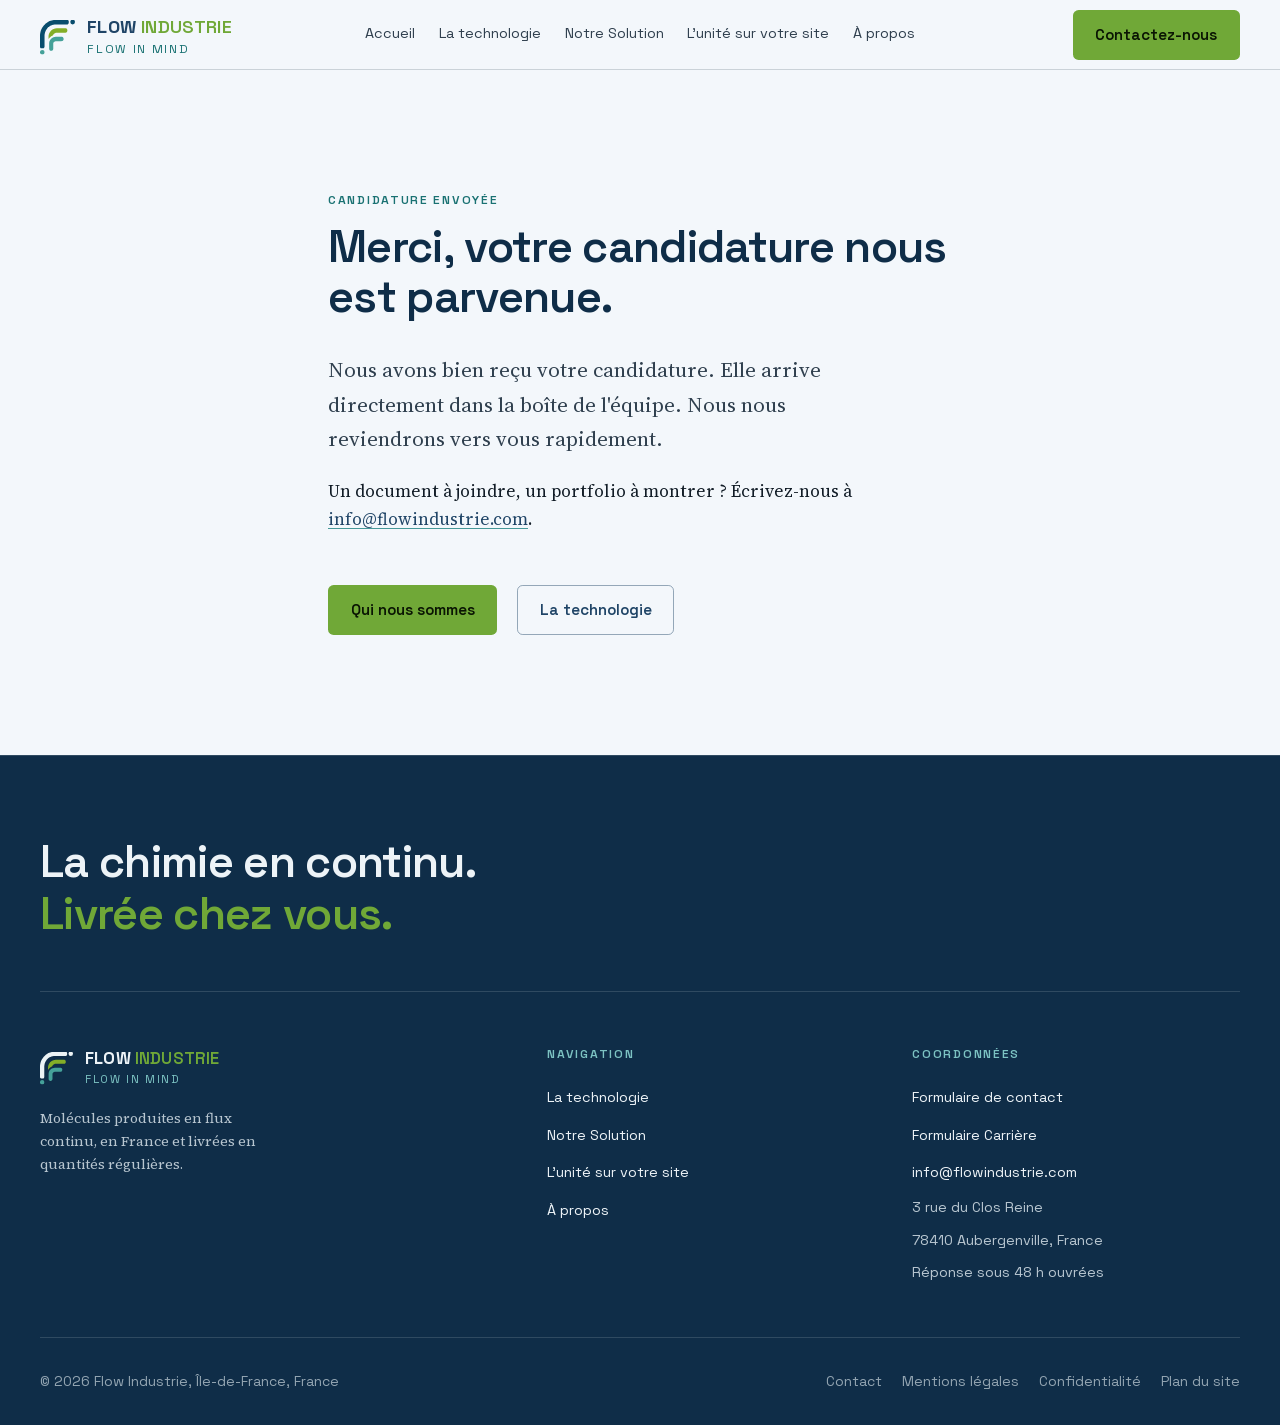
<file: merci-candidature/index.html>
<!DOCTYPE html><html lang="fr"> <head><meta charset="utf-8"><meta name="viewport" content="width=device-width, initial-scale=1"><title>Merci : votre candidature est bien arrivée | Flow Industrie</title><meta name="description" content="Votre candidature a bien été transmise à Flow Industrie. Elle sera lue par l'équipe."><link rel="canonical" href="https://www.flowindustrie.com/merci-candidature/"><meta name="robots" content="noindex, follow"><link rel="icon" href="../favicon.svg" type="image/svg+xml"><link rel="sitemap" href="../sitemap-index.xml"><meta property="og:type" content="website"><meta property="og:locale" content="fr_FR"><meta property="og:site_name" content="Flow Industrie"><meta property="og:title" content="Merci : votre candidature est bien arrivée | Flow Industrie"><meta property="og:description" content="Votre candidature a bien été transmise à Flow Industrie. Elle sera lue par l'équipe."><meta property="og:url" content="https://www.flowindustrie.com/merci-candidature/"><meta property="og:image" content="https://www.flowindustrie.com/images/og-unite-modulaire.jpg"><meta property="og:image:width" content="1200"><meta property="og:image:height" content="630"><meta property="og:image:alt" content="Vue de conception de l'unité modulaire de production chimique en flux continu Flow Industrie."><meta name="twitter:card" content="summary_large_image"><link rel="stylesheet" href="../_astro/polices.css"><script type="application/ld+json">{"@context":"https://schema.org","@type":"Organization","name":"Flow Industrie","slogan":"Flow in Mind","description":"Flow Industrie produit vos molécules chimiques en flux continu, en France et vous livre en quantités régulières : la même molécule, sans l'import.","url":"https://www.flowindustrie.com/","logo":"https://www.flowindustrie.com/images/logo-flow-industrie.png","email":"info@flowindustrie.com","address":{"@type":"PostalAddress","streetAddress":"3 rue du Clos Reine","postalCode":"78410","addressLocality":"Aubergenville","addressRegion":"Île-de-France","addressCountry":"FR"}}</script><script>
      (function () {
        var racine = document.documentElement;
        if (window.matchMedia('(prefers-reduced-motion: reduce)').matches) return;
        racine.classList.add('js-mouvement');
        window.setTimeout(function () {
          if (racine.dataset.mouvement !== 'pret') racine.classList.remove('js-mouvement');
        }, 2500);
      })();
    </script><link rel="stylesheet" href="../_astro/a-propos.DqSEigQd.css">
<style>.merci[data-astro-cid-rtrin5e7] .wrap[data-astro-cid-rtrin5e7]{padding-block:var(--space-3xl)}.surtitre[data-astro-cid-rtrin5e7]{font-family:var(--font-display);font-size:.76rem;font-weight:600;letter-spacing:.14em;text-transform:uppercase;color:var(--color-teal-texte)}h1[data-astro-cid-rtrin5e7]{font-size:clamp(1.8rem,4vw,2.8rem);color:var(--color-petrol-deep);margin-top:var(--space-sm)}.chapo[data-astro-cid-rtrin5e7]{font-size:var(--text-lg);margin-top:var(--space-lg)}.texte[data-astro-cid-rtrin5e7]{margin-top:var(--space-md)}.liens[data-astro-cid-rtrin5e7]{margin-top:var(--space-xl);display:flex;gap:var(--space-md);flex-wrap:wrap}
</style><link rel="stylesheet" href="../_astro/mobile-partage.css"></head> <body> <a class="saut-contenu" href="#contenu">Aller au contenu principal</a> <header class="entete" data-astro-cid-dmqpwcec>  <!-- Niveau 2 : barre principale --> <div class="wrap barre" data-astro-cid-dmqpwcec> <a class="marque" href="../index.html" data-astro-cid-dmqpwcec>  <img class="marque-signe" src="../logo-flow-industrie.svg" alt="" width="972" height="959" data-astro-cid-dmqpwcec> <span class="marque-texte" data-astro-cid-dmqpwcec> <span class="marque-nom" data-astro-cid-dmqpwcec><b data-astro-cid-dmqpwcec>FLOW</b> <span data-astro-cid-dmqpwcec>INDUSTRIE</span></span> <span class="marque-baseline" data-astro-cid-dmqpwcec>Flow in Mind</span> </span> </a> <nav class="liens" id="menu-principal" aria-label="Navigation principale" data-astro-cid-dmqpwcec> <a href="../index.html" data-astro-cid-dmqpwcec> Accueil </a><a href="../technologie/index.html" data-astro-cid-dmqpwcec> La technologie </a><a href="../applications/index.html" data-astro-cid-dmqpwcec> Notre Solution </a><a href="../unite-sur-votre-site/index.html" data-astro-cid-dmqpwcec> L&#39;unité sur votre site </a><a href="../a-propos/index.html" data-astro-cid-dmqpwcec> À propos </a> <a class="btn btn-accent cta-menu" href="../contact/index.html" data-astro-cid-dmqpwcec>Contactez-nous</a> </nav> <div class="actions-entete" data-astro-cid-dmqpwcec><a class="btn btn-accent cta-entete" href="../contact/index.html" data-astro-cid-dmqpwcec>Contactez-nous</a><button type="button" class="bouton-menu" id="bouton-menu" aria-controls="menu-principal" aria-expanded="false" data-astro-cid-dmqpwcec><span class="barres-menu" aria-hidden="true" data-astro-cid-dmqpwcec><span data-astro-cid-dmqpwcec></span><span data-astro-cid-dmqpwcec></span><span data-astro-cid-dmqpwcec></span></span>Menu</button></div> </div> </header>  <script type="module">const t=document.querySelector(".entete");if(t){let s=null;const l=()=>{const e=window.scrollY>8;e!==s&&(s=e,e?t.dataset.defile="":delete t.dataset.defile)};window.addEventListener("scroll",l,{passive:!0}),l()}</script> <main id="contenu">  <section class="merci" data-astro-cid-rtrin5e7> <div class="wrap wrap-lecture" data-anim-groupe="monte" data-astro-cid-rtrin5e7> <p class="surtitre" data-astro-cid-rtrin5e7>Candidature envoyée</p> <h1 data-astro-cid-rtrin5e7>Merci, votre candidature nous est parvenue.</h1> <p class="chapo" data-astro-cid-rtrin5e7>
Nous avons bien reçu votre candidature. Elle arrive directement dans la boîte de l'équipe. Nous nous reviendrons vers vous rapidement.
</p> <p class="texte" data-astro-cid-rtrin5e7>
Un document à joindre, un portfolio à montrer ? Écrivez-nous à
<a class="lien-texte" href="mailto:info@flowindustrie.com?subject=Candidature%20spontan%C3%A9e" data-astro-cid-rtrin5e7>info@flowindustrie.com</a>.
</p> <div class="liens" data-astro-cid-rtrin5e7> <a class="btn btn-accent" href="../a-propos/index.html" data-astro-cid-rtrin5e7>Qui nous sommes</a> <a class="btn btn-ghost" href="../technologie/index.html" data-astro-cid-rtrin5e7>La technologie</a> </div> </div> </section>  </main> <footer class="pied" data-astro-cid-yrghxkbj>  <div class="wrap" data-anim-groupe="monte" data-astro-cid-yrghxkbj>  <p class="declaration" data-astro-cid-yrghxkbj> <span data-astro-cid-yrghxkbj>La chimie en continu.</span> <span class="chez-vous" data-astro-cid-yrghxkbj>Livrée chez vous.</span> </p> <div class="colonnes" data-astro-cid-yrghxkbj> <div class="bloc-marque" data-astro-cid-yrghxkbj> <a class="marque" href="../index.html" data-astro-cid-yrghxkbj>  <img class="marque-signe" src="../logo-flow-industrie-fond-sombre.svg" alt="" width="972" height="959" data-astro-cid-yrghxkbj> <span class="marque-texte" data-astro-cid-yrghxkbj> <span class="marque-nom" data-astro-cid-yrghxkbj><b data-astro-cid-yrghxkbj>FLOW</b> <span data-astro-cid-yrghxkbj>INDUSTRIE</span></span> <span class="marque-baseline" data-astro-cid-yrghxkbj>Flow in Mind</span> </span> </a>  <p class="description" data-astro-cid-yrghxkbj>
Molécules produites en flux continu, en France et livrées en quantités
          régulières.
</p> </div> <nav class="colonne" aria-labelledby="pied-navigation" data-astro-cid-yrghxkbj> <p class="colonne-titre" id="pied-navigation" data-astro-cid-yrghxkbj>Navigation</p> <ul data-astro-cid-yrghxkbj> <li data-astro-cid-yrghxkbj> <a href="../technologie/index.html" data-astro-cid-yrghxkbj>La technologie</a> </li><li data-astro-cid-yrghxkbj> <a href="../applications/index.html" data-astro-cid-yrghxkbj>Notre Solution</a> </li><li data-astro-cid-yrghxkbj> <a href="../unite-sur-votre-site/index.html" data-astro-cid-yrghxkbj>L&#39;unité sur votre site</a> </li><li data-astro-cid-yrghxkbj> <a href="../a-propos/index.html" data-astro-cid-yrghxkbj>À propos</a> </li></ul> </nav> <div class="colonne" data-astro-cid-yrghxkbj> <p class="colonne-titre" id="pied-coordonnees" data-astro-cid-yrghxkbj>Coordonnées</p>  <address aria-labelledby="pied-coordonnees" data-astro-cid-yrghxkbj> <ul data-astro-cid-yrghxkbj>  <li data-astro-cid-yrghxkbj><a href="../contact/index.html" data-astro-cid-yrghxkbj>Formulaire de contact</a></li>  <li data-astro-cid-yrghxkbj><a href="../carriere/index.html" data-astro-cid-yrghxkbj>Formulaire Carrière</a></li> <li data-astro-cid-yrghxkbj><a href="mailto:info@flowindustrie.com" data-astro-cid-yrghxkbj>info@flowindustrie.com</a></li> <li data-astro-cid-yrghxkbj>3 rue du Clos Reine</li> <li data-astro-cid-yrghxkbj>78410 Aubergenville, France</li> <li data-astro-cid-yrghxkbj>Réponse sous 48 h ouvrées</li> </ul> </address> </div> </div> <div class="rangee" data-astro-cid-yrghxkbj>  <span data-astro-cid-yrghxkbj>© 2026 Flow Industrie, Île-de-France, France</span> <nav aria-label="Liens de bas de page" data-astro-cid-yrghxkbj> <a href="../contact/index.html" data-astro-cid-yrghxkbj>Contact</a> <a href="../mentions-legales/index.html" data-astro-cid-yrghxkbj>Mentions légales</a> <a href="../confidentialite/index.html" data-astro-cid-yrghxkbj>Confidentialité</a> <a href="../plan-du-site/index.html" data-astro-cid-yrghxkbj>Plan du site</a> </nav> </div> </div> </footer>  <script type="module">const s=document.documentElement;if(s.classList.contains("js-mouvement")){const o=Array.from(document.querySelectorAll("[data-anim], [data-anim-groupe]"));if(!("IntersectionObserver"in window))o.forEach(e=>e.classList.add("vu"));else{const e=new IntersectionObserver(t=>{for(const n of t)n.isIntersecting&&(n.target.classList.add("vu"),e.unobserve(n.target))},{rootMargin:"0px 0px -10% 0px"});document.body.offsetHeight,o.forEach(t=>e.observe(t))}s.dataset.mouvement="pret"}</script> <dialog class="panneau-contact" id="panneau-contact" aria-labelledby="panneau-titre"><div class="panneau-tete"><div><h2 id="panneau-titre" class="titre">Une question, un projet&nbsp;?</h2></div><button type="button" class="panneau-croix" aria-label="Fermer le formulaire"><svg viewBox="0 0 24 24" width="20" height="20" fill="none" stroke="currentColor" stroke-width="1.7" stroke-linecap="round" aria-hidden="true"><path d="m6 6 12 12M18 6 6 18"/></svg></button></div><div class="panneau-corps"><form class="formulaire carte" id="pan-formulaire-contact" data-anim="carte" action="/envoi/contact.php" method="POST" data-astro-cid-qtd5vjyj> <!-- Piège à robots : un humain ne remplit jamais ce champ. --> <input type="checkbox" name="botcheck" class="piege" tabindex="-1" autocomplete="off" data-astro-cid-qtd5vjyj> <!-- Traçage de la source du lead, rempli par le script en bas de composant. --> <input type="hidden" name="page_origine" id="pan-page_origine" data-astro-cid-qtd5vjyj> <input type="hidden" name="referent" id="pan-referent" data-astro-cid-qtd5vjyj> <input type="hidden" name="utm_source" id="pan-utm_source" data-astro-cid-qtd5vjyj> <input type="hidden" name="utm_medium" id="pan-utm_medium" data-astro-cid-qtd5vjyj> <input type="hidden" name="utm_campaign" id="pan-utm_campaign" data-astro-cid-qtd5vjyj> <ul class="formulaire-appui"><li><svg class="glyphe" viewBox="0 0 24 24" width="15" height="15" fill="none" stroke="currentColor" stroke-width="2" stroke-linecap="round" stroke-linejoin="round" aria-hidden="true"><path d="m4 12.5 5 5L20 6.5"/></svg><span>Réponse sous 48 h ouvrées en toute confidentialité</span></li></ul> <div class="duo" data-astro-cid-qtd5vjyj> <label data-astro-cid-qtd5vjyj>
Nom et prénom
<input type="text" name="nom" autocomplete="name" required data-astro-cid-qtd5vjyj> </label> <label data-astro-cid-qtd5vjyj>
Société
<input type="text" name="societe" autocomplete="organization" required data-astro-cid-qtd5vjyj> </label> </div> <div class="duo" data-astro-cid-qtd5vjyj> <label data-astro-cid-qtd5vjyj>
Email professionnel
<input type="email" name="email" autocomplete="email" required data-astro-cid-qtd5vjyj> </label> <label data-astro-cid-qtd5vjyj>
Téléphone
<input type="tel" name="telephone" autocomplete="tel" required data-astro-cid-qtd5vjyj> </label> </div> <label data-astro-cid-qtd5vjyj>
Sujet
<input type="text" name="sujet" required placeholder="En quelques mots, l'objet de votre demande" data-astro-cid-qtd5vjyj> </label> <label data-astro-cid-qtd5vjyj>
Message
<textarea name="message" rows="4" required placeholder="Décrivez-nous votre question / projet…" data-astro-cid-qtd5vjyj></textarea> </label> <label class="consentement" data-astro-cid-qtd5vjyj> <input type="checkbox" name="consentement" required data-astro-cid-qtd5vjyj> <span data-astro-cid-qtd5vjyj>
J'accepte que Flow Industrie utilise ces informations pour répondre à ma demande. Voir la
<a class="lien-texte" href="../confidentialite/index.html" data-astro-cid-qtd5vjyj>politique de confidentialité</a>.
</span> </label> <p class="erreur" id="pan-erreur-envoi" role="alert" hidden data-astro-cid-qtd5vjyj>
L'envoi n'a pas abouti. Réessayez dans un instant, ou écrivez-nous directement à
<a href="mailto:info@flowindustrie.com" data-astro-cid-qtd5vjyj>info@flowindustrie.com</a>.
</p> <button class="btn btn-accent" type="submit" data-astro-cid-qtd5vjyj>Envoyer ma demande</button> <p class="note" data-astro-cid-qtd5vjyj>Réponse sous 48 h ouvrées. Vos informations ne sont ni revendues ni transmises à des tiers.</p> </form><div class="remerciement carte" id="pan-remerciement" tabindex="-1" hidden data-astro-cid-qtd5vjyj> <p class="marque" aria-hidden="true" data-astro-cid-qtd5vjyj>✓</p> <h3 data-astro-cid-qtd5vjyj>Merci, votre demande nous est parvenue.</h3> <p data-astro-cid-qtd5vjyj>
Elle arrive directement dans la boîte de l'équipe. Un ingénieur procédés la lit et vous
    répond sous 48 h ouvrées, le temps de regarder sérieusement ce que vous nous
    décrivez.
</p> <p data-astro-cid-qtd5vjyj>
Un oubli, un document à joindre ? Écrivez-nous à
<a class="lien-texte" href="mailto:info@flowindustrie.com" data-astro-cid-qtd5vjyj>info@flowindustrie.com</a>.
</p> <p class="note" data-astro-cid-qtd5vjyj>
En attendant, <a class="lien-texte" href="../technologie/index.html" data-astro-cid-qtd5vjyj>la technologie</a> et
<a class="lien-texte" href="../index.html#notre-solution" data-astro-cid-qtd5vjyj>notre solution</a> répondent déjà à une bonne partie
    des questions.
</p> </div></div></dialog><div class="barre-mobile"><a class="btn btn-accent" href="../contact/index.html">Contactez-nous</a></div><script src="../_astro/panneau-contact.js" defer></script><script src="../_astro/entete-mobile.js" defer></script><script src="../_astro/mobile.js" defer></script></body> </html>
</file>
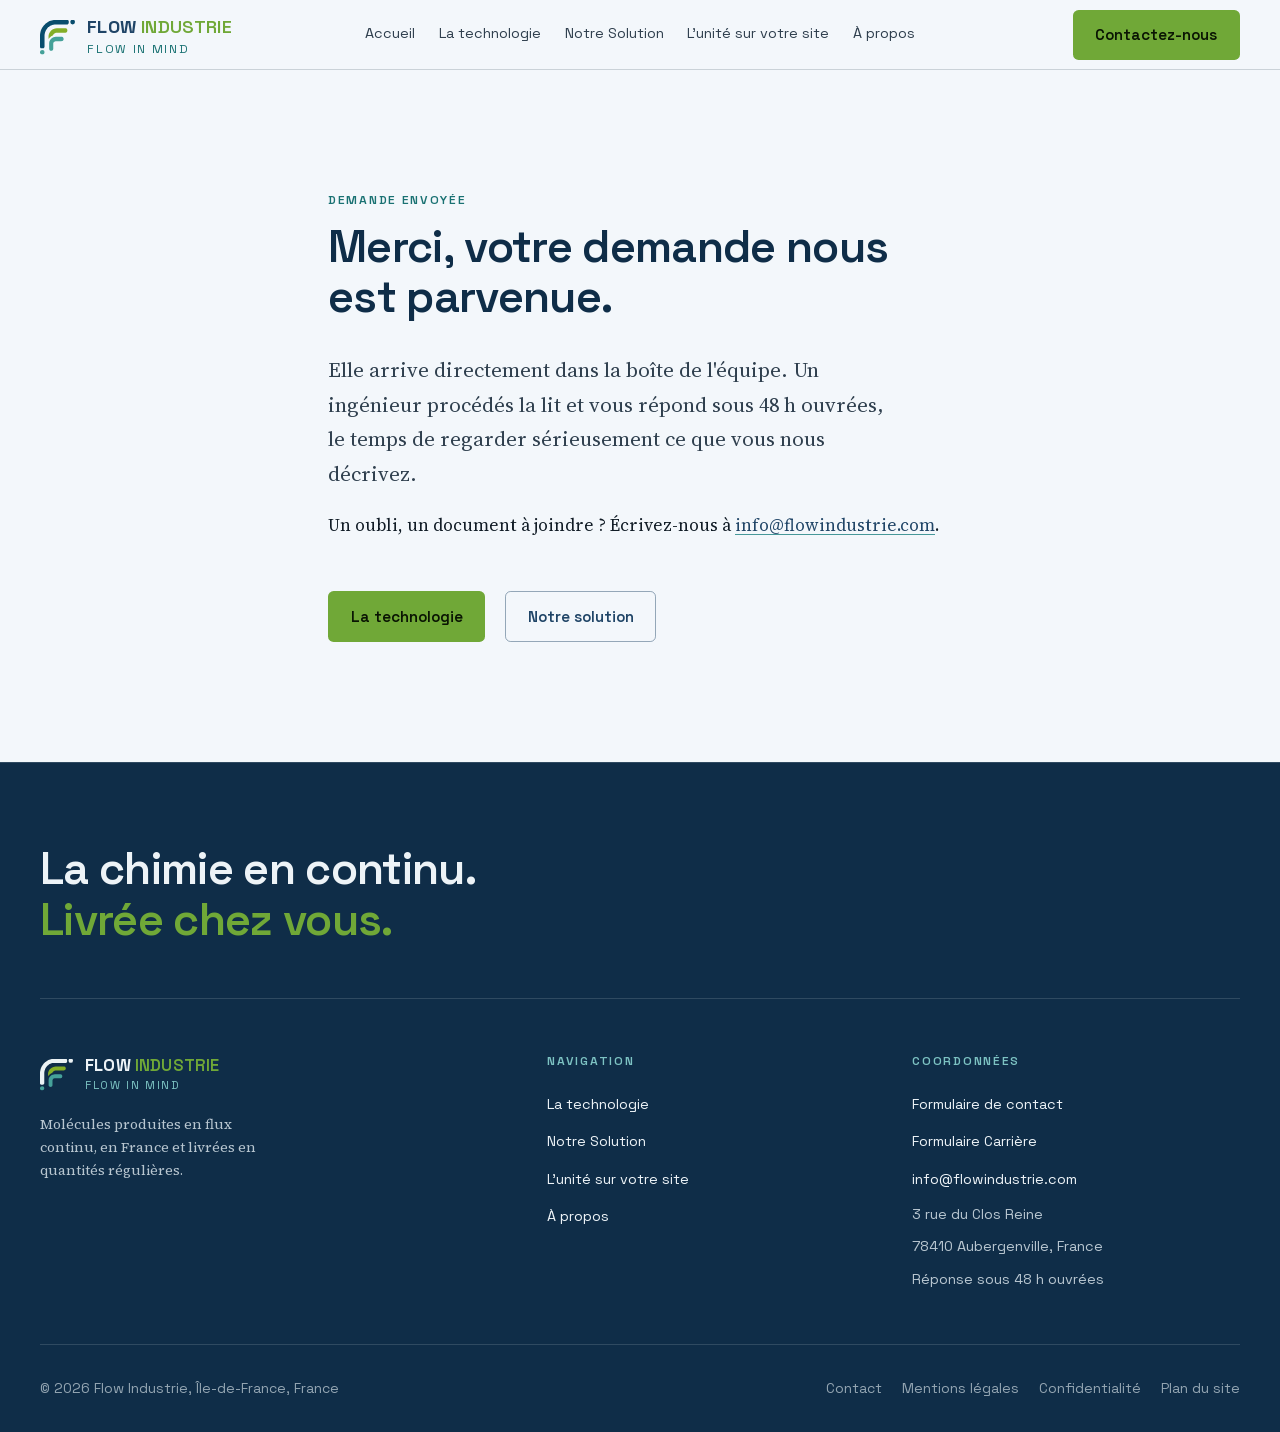
<file: merci/index.html>
<!DOCTYPE html><html lang="fr"> <head><meta charset="utf-8"><meta name="viewport" content="width=device-width, initial-scale=1"><title>Merci : votre demande est bien arrivée | Flow Industrie</title><meta name="description" content="Votre demande a bien été transmise à Flow Industrie. Un ingénieur procédés vous répond sous 48 h ouvrées."><link rel="canonical" href="https://www.flowindustrie.com/merci/"><meta name="robots" content="noindex, follow"><link rel="icon" href="../favicon.svg" type="image/svg+xml"><link rel="sitemap" href="../sitemap-index.xml"><meta property="og:type" content="website"><meta property="og:locale" content="fr_FR"><meta property="og:site_name" content="Flow Industrie"><meta property="og:title" content="Merci : votre demande est bien arrivée | Flow Industrie"><meta property="og:description" content="Votre demande a bien été transmise à Flow Industrie. Un ingénieur procédés vous répond sous 48 h ouvrées."><meta property="og:url" content="https://www.flowindustrie.com/merci/"><meta property="og:image" content="https://www.flowindustrie.com/images/og-unite-modulaire.jpg"><meta property="og:image:width" content="1200"><meta property="og:image:height" content="630"><meta property="og:image:alt" content="Vue de conception de l'unité modulaire de production chimique en flux continu Flow Industrie."><meta name="twitter:card" content="summary_large_image"><link rel="stylesheet" href="../_astro/polices.css"><script type="application/ld+json">{"@context":"https://schema.org","@type":"Organization","name":"Flow Industrie","slogan":"Flow in Mind","description":"Flow Industrie produit vos molécules chimiques en flux continu, en France et vous livre en quantités régulières : la même molécule, sans l'import.","url":"https://www.flowindustrie.com/","logo":"https://www.flowindustrie.com/images/logo-flow-industrie.png","email":"info@flowindustrie.com","address":{"@type":"PostalAddress","streetAddress":"3 rue du Clos Reine","postalCode":"78410","addressLocality":"Aubergenville","addressRegion":"Île-de-France","addressCountry":"FR"}}</script><script>
      (function () {
        var racine = document.documentElement;
        if (window.matchMedia('(prefers-reduced-motion: reduce)').matches) return;
        racine.classList.add('js-mouvement');
        window.setTimeout(function () {
          if (racine.dataset.mouvement !== 'pret') racine.classList.remove('js-mouvement');
        }, 2500);
      })();
    </script><link rel="stylesheet" href="../_astro/a-propos.DqSEigQd.css">
<style>.merci[data-astro-cid-zq3yo2ar] .wrap[data-astro-cid-zq3yo2ar]{padding-block:var(--space-3xl)}.surtitre[data-astro-cid-zq3yo2ar]{font-family:var(--font-display);font-size:.76rem;font-weight:600;letter-spacing:.14em;text-transform:uppercase;color:var(--color-teal-texte)}h1[data-astro-cid-zq3yo2ar]{font-size:clamp(1.8rem,4vw,2.8rem);color:var(--color-petrol-deep);margin-top:var(--space-sm)}.chapo[data-astro-cid-zq3yo2ar]{font-size:var(--text-lg);margin-top:var(--space-lg)}.texte[data-astro-cid-zq3yo2ar]{margin-top:var(--space-md)}.liens[data-astro-cid-zq3yo2ar]{margin-top:var(--space-xl);display:flex;gap:var(--space-md);flex-wrap:wrap}
</style><link rel="stylesheet" href="../_astro/mobile-partage.css"></head> <body> <a class="saut-contenu" href="#contenu">Aller au contenu principal</a> <header class="entete" data-astro-cid-dmqpwcec>  <!-- Niveau 2 : barre principale --> <div class="wrap barre" data-astro-cid-dmqpwcec> <a class="marque" href="../index.html" data-astro-cid-dmqpwcec>  <img class="marque-signe" src="../logo-flow-industrie.svg" alt="" width="972" height="959" data-astro-cid-dmqpwcec> <span class="marque-texte" data-astro-cid-dmqpwcec> <span class="marque-nom" data-astro-cid-dmqpwcec><b data-astro-cid-dmqpwcec>FLOW</b> <span data-astro-cid-dmqpwcec>INDUSTRIE</span></span> <span class="marque-baseline" data-astro-cid-dmqpwcec>Flow in Mind</span> </span> </a> <nav class="liens" id="menu-principal" aria-label="Navigation principale" data-astro-cid-dmqpwcec> <a href="../index.html" data-astro-cid-dmqpwcec> Accueil </a><a href="../technologie/index.html" data-astro-cid-dmqpwcec> La technologie </a><a href="../applications/index.html" data-astro-cid-dmqpwcec> Notre Solution </a><a href="../unite-sur-votre-site/index.html" data-astro-cid-dmqpwcec> L&#39;unité sur votre site </a><a href="../a-propos/index.html" data-astro-cid-dmqpwcec> À propos </a> <a class="btn btn-accent cta-menu" href="../contact/index.html" data-astro-cid-dmqpwcec>Contactez-nous</a> </nav> <div class="actions-entete" data-astro-cid-dmqpwcec><a class="btn btn-accent cta-entete" href="../contact/index.html" data-astro-cid-dmqpwcec>Contactez-nous</a><button type="button" class="bouton-menu" id="bouton-menu" aria-controls="menu-principal" aria-expanded="false" data-astro-cid-dmqpwcec><span class="barres-menu" aria-hidden="true" data-astro-cid-dmqpwcec><span data-astro-cid-dmqpwcec></span><span data-astro-cid-dmqpwcec></span><span data-astro-cid-dmqpwcec></span></span>Menu</button></div> </div> </header>  <script type="module">const t=document.querySelector(".entete");if(t){let s=null;const l=()=>{const e=window.scrollY>8;e!==s&&(s=e,e?t.dataset.defile="":delete t.dataset.defile)};window.addEventListener("scroll",l,{passive:!0}),l()}</script> <main id="contenu">  <section class="merci" data-astro-cid-zq3yo2ar> <div class="wrap wrap-lecture" data-anim-groupe="monte" data-astro-cid-zq3yo2ar> <p class="surtitre" data-astro-cid-zq3yo2ar>Demande envoyée</p> <h1 data-astro-cid-zq3yo2ar>Merci, votre demande nous est parvenue.</h1> <p class="chapo" data-astro-cid-zq3yo2ar>
Elle arrive directement dans la boîte de l'équipe. Un ingénieur procédés la lit et vous
        répond sous 48 h ouvrées, le temps de regarder sérieusement ce que vous nous
        décrivez.
</p> <p class="texte" data-astro-cid-zq3yo2ar>
Un oubli, un document à joindre ? Écrivez-nous à
<a class="lien-texte" href="mailto:info@flowindustrie.com" data-astro-cid-zq3yo2ar>info@flowindustrie.com</a>.
</p> <div class="liens" data-astro-cid-zq3yo2ar> <a class="btn btn-accent" href="../technologie/index.html" data-astro-cid-zq3yo2ar>La technologie</a> <a class="btn btn-ghost" href="../index.html#notre-solution" data-astro-cid-zq3yo2ar>Notre solution</a> </div> </div> </section>  </main> <footer class="pied" data-astro-cid-yrghxkbj>  <div class="wrap" data-anim-groupe="monte" data-astro-cid-yrghxkbj>  <p class="declaration" data-astro-cid-yrghxkbj> <span data-astro-cid-yrghxkbj>La chimie en continu.</span> <span class="chez-vous" data-astro-cid-yrghxkbj>Livrée chez vous.</span> </p> <div class="colonnes" data-astro-cid-yrghxkbj> <div class="bloc-marque" data-astro-cid-yrghxkbj> <a class="marque" href="../index.html" data-astro-cid-yrghxkbj>  <img class="marque-signe" src="../logo-flow-industrie-fond-sombre.svg" alt="" width="972" height="959" data-astro-cid-yrghxkbj> <span class="marque-texte" data-astro-cid-yrghxkbj> <span class="marque-nom" data-astro-cid-yrghxkbj><b data-astro-cid-yrghxkbj>FLOW</b> <span data-astro-cid-yrghxkbj>INDUSTRIE</span></span> <span class="marque-baseline" data-astro-cid-yrghxkbj>Flow in Mind</span> </span> </a>  <p class="description" data-astro-cid-yrghxkbj>
Molécules produites en flux continu, en France et livrées en quantités
          régulières.
</p> </div> <nav class="colonne" aria-labelledby="pied-navigation" data-astro-cid-yrghxkbj> <p class="colonne-titre" id="pied-navigation" data-astro-cid-yrghxkbj>Navigation</p> <ul data-astro-cid-yrghxkbj> <li data-astro-cid-yrghxkbj> <a href="../technologie/index.html" data-astro-cid-yrghxkbj>La technologie</a> </li><li data-astro-cid-yrghxkbj> <a href="../applications/index.html" data-astro-cid-yrghxkbj>Notre Solution</a> </li><li data-astro-cid-yrghxkbj> <a href="../unite-sur-votre-site/index.html" data-astro-cid-yrghxkbj>L&#39;unité sur votre site</a> </li><li data-astro-cid-yrghxkbj> <a href="../a-propos/index.html" data-astro-cid-yrghxkbj>À propos</a> </li></ul> </nav> <div class="colonne" data-astro-cid-yrghxkbj> <p class="colonne-titre" id="pied-coordonnees" data-astro-cid-yrghxkbj>Coordonnées</p>  <address aria-labelledby="pied-coordonnees" data-astro-cid-yrghxkbj> <ul data-astro-cid-yrghxkbj>  <li data-astro-cid-yrghxkbj><a href="../contact/index.html" data-astro-cid-yrghxkbj>Formulaire de contact</a></li>  <li data-astro-cid-yrghxkbj><a href="../carriere/index.html" data-astro-cid-yrghxkbj>Formulaire Carrière</a></li> <li data-astro-cid-yrghxkbj><a href="mailto:info@flowindustrie.com" data-astro-cid-yrghxkbj>info@flowindustrie.com</a></li> <li data-astro-cid-yrghxkbj>3 rue du Clos Reine</li> <li data-astro-cid-yrghxkbj>78410 Aubergenville, France</li> <li data-astro-cid-yrghxkbj>Réponse sous 48 h ouvrées</li> </ul> </address> </div> </div> <div class="rangee" data-astro-cid-yrghxkbj>  <span data-astro-cid-yrghxkbj>© 2026 Flow Industrie, Île-de-France, France</span> <nav aria-label="Liens de bas de page" data-astro-cid-yrghxkbj> <a href="../contact/index.html" data-astro-cid-yrghxkbj>Contact</a> <a href="../mentions-legales/index.html" data-astro-cid-yrghxkbj>Mentions légales</a> <a href="../confidentialite/index.html" data-astro-cid-yrghxkbj>Confidentialité</a> <a href="../plan-du-site/index.html" data-astro-cid-yrghxkbj>Plan du site</a> </nav> </div> </div> </footer>  <script type="module">const s=document.documentElement;if(s.classList.contains("js-mouvement")){const o=Array.from(document.querySelectorAll("[data-anim], [data-anim-groupe]"));if(!("IntersectionObserver"in window))o.forEach(e=>e.classList.add("vu"));else{const e=new IntersectionObserver(t=>{for(const n of t)n.isIntersecting&&(n.target.classList.add("vu"),e.unobserve(n.target))},{rootMargin:"0px 0px -10% 0px"});document.body.offsetHeight,o.forEach(t=>e.observe(t))}s.dataset.mouvement="pret"}</script> <dialog class="panneau-contact" id="panneau-contact" aria-labelledby="panneau-titre"><div class="panneau-tete"><div><h2 id="panneau-titre" class="titre">Une question, un projet&nbsp;?</h2></div><button type="button" class="panneau-croix" aria-label="Fermer le formulaire"><svg viewBox="0 0 24 24" width="20" height="20" fill="none" stroke="currentColor" stroke-width="1.7" stroke-linecap="round" aria-hidden="true"><path d="m6 6 12 12M18 6 6 18"/></svg></button></div><div class="panneau-corps"><form class="formulaire carte" id="pan-formulaire-contact" data-anim="carte" action="/envoi/contact.php" method="POST" data-astro-cid-qtd5vjyj> <!-- Piège à robots : un humain ne remplit jamais ce champ. --> <input type="checkbox" name="botcheck" class="piege" tabindex="-1" autocomplete="off" data-astro-cid-qtd5vjyj> <!-- Traçage de la source du lead, rempli par le script en bas de composant. --> <input type="hidden" name="page_origine" id="pan-page_origine" data-astro-cid-qtd5vjyj> <input type="hidden" name="referent" id="pan-referent" data-astro-cid-qtd5vjyj> <input type="hidden" name="utm_source" id="pan-utm_source" data-astro-cid-qtd5vjyj> <input type="hidden" name="utm_medium" id="pan-utm_medium" data-astro-cid-qtd5vjyj> <input type="hidden" name="utm_campaign" id="pan-utm_campaign" data-astro-cid-qtd5vjyj> <ul class="formulaire-appui"><li><svg class="glyphe" viewBox="0 0 24 24" width="15" height="15" fill="none" stroke="currentColor" stroke-width="2" stroke-linecap="round" stroke-linejoin="round" aria-hidden="true"><path d="m4 12.5 5 5L20 6.5"/></svg><span>Réponse sous 48 h ouvrées en toute confidentialité</span></li></ul> <div class="duo" data-astro-cid-qtd5vjyj> <label data-astro-cid-qtd5vjyj>
Nom et prénom
<input type="text" name="nom" autocomplete="name" required data-astro-cid-qtd5vjyj> </label> <label data-astro-cid-qtd5vjyj>
Société
<input type="text" name="societe" autocomplete="organization" required data-astro-cid-qtd5vjyj> </label> </div> <div class="duo" data-astro-cid-qtd5vjyj> <label data-astro-cid-qtd5vjyj>
Email professionnel
<input type="email" name="email" autocomplete="email" required data-astro-cid-qtd5vjyj> </label> <label data-astro-cid-qtd5vjyj>
Téléphone
<input type="tel" name="telephone" autocomplete="tel" required data-astro-cid-qtd5vjyj> </label> </div> <label data-astro-cid-qtd5vjyj>
Sujet
<input type="text" name="sujet" required placeholder="En quelques mots, l'objet de votre demande" data-astro-cid-qtd5vjyj> </label> <label data-astro-cid-qtd5vjyj>
Message
<textarea name="message" rows="4" required placeholder="Décrivez-nous votre question / projet…" data-astro-cid-qtd5vjyj></textarea> </label> <label class="consentement" data-astro-cid-qtd5vjyj> <input type="checkbox" name="consentement" required data-astro-cid-qtd5vjyj> <span data-astro-cid-qtd5vjyj>
J'accepte que Flow Industrie utilise ces informations pour répondre à ma demande. Voir la
<a class="lien-texte" href="../confidentialite/index.html" data-astro-cid-qtd5vjyj>politique de confidentialité</a>.
</span> </label> <p class="erreur" id="pan-erreur-envoi" role="alert" hidden data-astro-cid-qtd5vjyj>
L'envoi n'a pas abouti. Réessayez dans un instant, ou écrivez-nous directement à
<a href="mailto:info@flowindustrie.com" data-astro-cid-qtd5vjyj>info@flowindustrie.com</a>.
</p> <button class="btn btn-accent" type="submit" data-astro-cid-qtd5vjyj>Envoyer ma demande</button> <p class="note" data-astro-cid-qtd5vjyj>Réponse sous 48 h ouvrées. Vos informations ne sont ni revendues ni transmises à des tiers.</p> </form><div class="remerciement carte" id="pan-remerciement" tabindex="-1" hidden data-astro-cid-qtd5vjyj> <p class="marque" aria-hidden="true" data-astro-cid-qtd5vjyj>✓</p> <h3 data-astro-cid-qtd5vjyj>Merci, votre demande nous est parvenue.</h3> <p data-astro-cid-qtd5vjyj>
Elle arrive directement dans la boîte de l'équipe. Un ingénieur procédés la lit et vous
    répond sous 48 h ouvrées, le temps de regarder sérieusement ce que vous nous
    décrivez.
</p> <p data-astro-cid-qtd5vjyj>
Un oubli, un document à joindre ? Écrivez-nous à
<a class="lien-texte" href="mailto:info@flowindustrie.com" data-astro-cid-qtd5vjyj>info@flowindustrie.com</a>.
</p> <p class="note" data-astro-cid-qtd5vjyj>
En attendant, <a class="lien-texte" href="../technologie/index.html" data-astro-cid-qtd5vjyj>la technologie</a> et
<a class="lien-texte" href="../index.html#notre-solution" data-astro-cid-qtd5vjyj>notre solution</a> répondent déjà à une bonne partie
    des questions.
</p> </div></div></dialog><div class="barre-mobile"><a class="btn btn-accent" href="../contact/index.html">Contactez-nous</a></div><script src="../_astro/panneau-contact.js" defer></script><script src="../_astro/entete-mobile.js" defer></script><script src="../_astro/mobile.js" defer></script></body> </html>
</file>
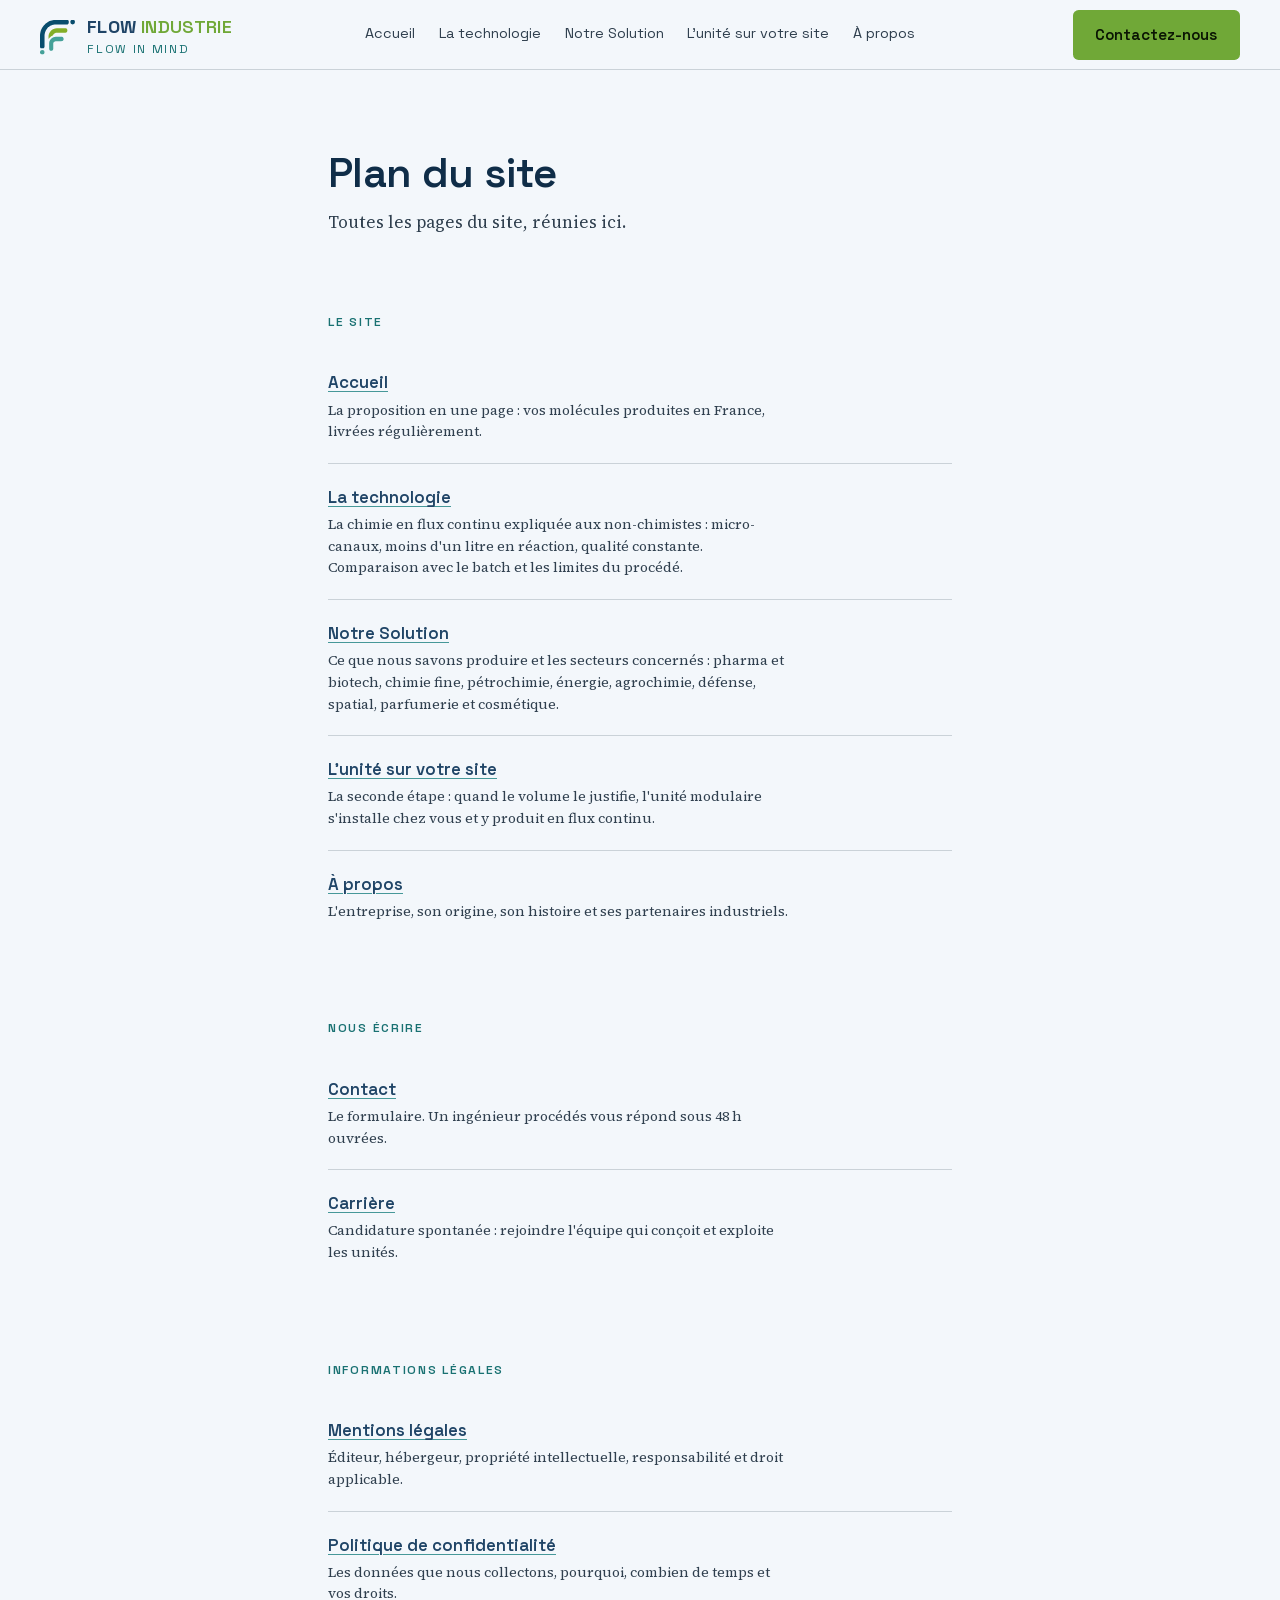
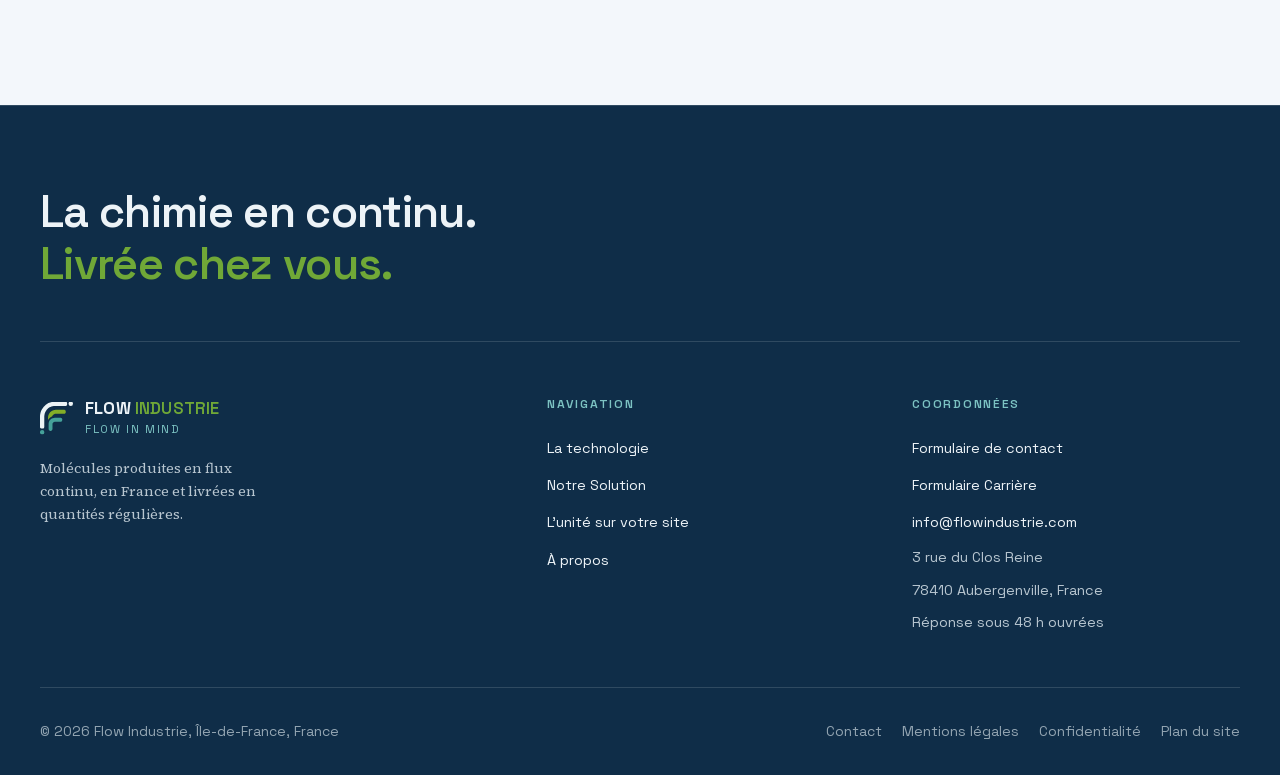
<file: plan-du-site/index.html>
<!DOCTYPE html><html lang="fr"> <head><meta name="robots" content="noindex,nofollow"><meta charset="utf-8"><meta name="viewport" content="width=device-width, initial-scale=1"><title>Plan du site | Flow Industrie</title><meta name="description" content="Toutes les pages du site Flow Industrie réunies sur une seule page : la technologie, la solution, l'unité sur votre site, le blog, le contact et les mentions légales."><link rel="canonical" href="https://www.flowindustrie.com/plan-du-site/"><link rel="icon" href="../favicon.svg" type="image/svg+xml"><link rel="sitemap" href="../sitemap-index.xml"><meta property="og:type" content="website"><meta property="og:locale" content="fr_FR"><meta property="og:site_name" content="Flow Industrie"><meta property="og:title" content="Plan du site | Flow Industrie"><meta property="og:description" content="Toutes les pages du site Flow Industrie réunies sur une seule page : la technologie, la solution, l'unité sur votre site, le blog, le contact et les mentions légales."><meta property="og:url" content="https://www.flowindustrie.com/plan-du-site/"><meta property="og:image" content="https://www.flowindustrie.com/images/og-unite-modulaire.jpg"><meta property="og:image:width" content="1200"><meta property="og:image:height" content="630"><meta property="og:image:alt" content="Vue de conception de l'unité modulaire de production chimique en flux continu Flow Industrie."><meta name="twitter:card" content="summary_large_image"><link rel="stylesheet" href="../_astro/polices.css"><script type="application/ld+json">{"@context":"https://schema.org","@type":"Organization","name":"Flow Industrie","slogan":"Flow in Mind","description":"Flow Industrie produit vos molécules chimiques en flux continu, en France et vous livre en quantités régulières : la même molécule, sans l'import.","url":"https://www.flowindustrie.com/","logo":"https://www.flowindustrie.com/images/logo-flow-industrie.png","email":"info@flowindustrie.com","address":{"@type":"PostalAddress","streetAddress":"3 rue du Clos Reine","postalCode":"78410","addressLocality":"Aubergenville","addressRegion":"Île-de-France","addressCountry":"FR"}}</script><script>
      (function () {
        var racine = document.documentElement;
        if (window.matchMedia('(prefers-reduced-motion: reduce)').matches) return;
        racine.classList.add('js-mouvement');
        window.setTimeout(function () {
          if (racine.dataset.mouvement !== 'pret') racine.classList.remove('js-mouvement');
        }, 2500);
      })();
    </script><link rel="stylesheet" href="../_astro/a-propos.DqSEigQd.css">
<style>.plan-du-site .wrap{padding-block:var(--space-2xl)}.plan-du-site h1{font-size:clamp(1.8rem,3.6vw,2.6rem);color:var(--color-petrol-deep)}.plan-du-site .chapo{margin-top:var(--space-sm);color:var(--color-ink-2);max-width:54ch}.plan-du-site h2{font-family:var(--font-display);font-size:.76rem;font-weight:600;letter-spacing:.14em;text-transform:uppercase;color:var(--color-teal-texte);margin-top:var(--space-2xl);scroll-margin-top:var(--h-entete)}.plan-du-site ul{list-style:none;margin-top:var(--space-md);display:grid;gap:0}.plan-du-site li{display:grid;gap:.15rem;padding-block:var(--space-md);border-bottom:var(--rule)}.plan-du-site li:last-child{border-bottom:0}.plan-du-site li a{font-family:var(--font-display);font-weight:600;font-size:1.05rem;color:var(--color-petrol);text-decoration-color:var(--color-teal);text-underline-offset:.1875rem}.plan-du-site li a:hover{color:var(--color-petrol-deep)}.plan-du-site li p{font-size:var(--text-sm);line-height:1.55;color:var(--color-ink-2);max-width:66ch}</style><link rel="stylesheet" href="../_astro/mobile-partage.css"></head> <body> <a class="saut-contenu" href="#contenu">Aller au contenu principal</a> <header class="entete" data-astro-cid-dmqpwcec>  <!-- Niveau 2 : barre principale --> <div class="wrap barre" data-astro-cid-dmqpwcec> <a class="marque" href="../index.html" data-astro-cid-dmqpwcec>  <img class="marque-signe" src="../logo-flow-industrie.svg" alt="" width="972" height="959" data-astro-cid-dmqpwcec> <span class="marque-texte" data-astro-cid-dmqpwcec> <span class="marque-nom" data-astro-cid-dmqpwcec><b data-astro-cid-dmqpwcec>FLOW</b> <span data-astro-cid-dmqpwcec>INDUSTRIE</span></span> <span class="marque-baseline" data-astro-cid-dmqpwcec>Flow in Mind</span> </span> </a> <nav class="liens" id="menu-principal" aria-label="Navigation principale" data-astro-cid-dmqpwcec> <a href="../index.html" data-astro-cid-dmqpwcec> Accueil </a><a href="../technologie/index.html" data-astro-cid-dmqpwcec> La technologie </a><a href="../applications/index.html" data-astro-cid-dmqpwcec> Notre Solution </a><a href="../unite-sur-votre-site/index.html" data-astro-cid-dmqpwcec> L&#39;unité sur votre site </a><a href="../a-propos/index.html" data-astro-cid-dmqpwcec> À propos </a> <a class="btn btn-accent cta-menu" href="../contact/index.html" data-astro-cid-dmqpwcec>Contactez-nous</a> </nav> <div class="actions-entete" data-astro-cid-dmqpwcec><a class="btn btn-accent cta-entete" href="../contact/index.html" data-astro-cid-dmqpwcec>Contactez-nous</a><button type="button" class="bouton-menu" id="bouton-menu" aria-controls="menu-principal" aria-expanded="false" data-astro-cid-dmqpwcec><span class="barres-menu" aria-hidden="true" data-astro-cid-dmqpwcec><span data-astro-cid-dmqpwcec></span><span data-astro-cid-dmqpwcec></span><span data-astro-cid-dmqpwcec></span></span>Menu</button></div> </div> </header>  <script type="module">const t=document.querySelector(".entete");if(t){let s=null;const l=()=>{const e=window.scrollY>8;e!==s&&(s=e,e?t.dataset.defile="":delete t.dataset.defile)};window.addEventListener("scroll",l,{passive:!0}),l()}</script> <main id="contenu"> <section class="plan-du-site"> <div class="wrap wrap-lecture"> <h1>Plan du site</h1> <p class="chapo">Toutes les pages du site, réunies ici.</p> <h2 id="le-site">Le site</h2><ul><li><a class="lien-texte" href="../index.html">Accueil</a><p>La proposition en une page : vos molécules produites en France, livrées régulièrement.</p></li><li><a class="lien-texte" href="../technologie/index.html">La technologie</a><p>La chimie en flux continu expliquée aux non-chimistes : micro-canaux, moins d&#39;un litre en réaction, qualité constante. Comparaison avec le batch et les limites du procédé.</p></li><li><a class="lien-texte" href="../applications/index.html">Notre Solution</a><p>Ce que nous savons produire et les secteurs concernés : pharma et biotech, chimie fine, pétrochimie, énergie, agrochimie, défense, spatial, parfumerie et cosmétique.</p></li><li><a class="lien-texte" href="../unite-sur-votre-site/index.html">L&#39;unité sur votre site</a><p>La seconde étape : quand le volume le justifie, l&#39;unité modulaire s&#39;installe chez vous et y produit en flux continu.</p></li><li><a class="lien-texte" href="../a-propos/index.html">À propos</a><p>L&#39;entreprise, son origine, son histoire et ses partenaires industriels.</p></li></ul><h2 id="nous-ecrire">Nous écrire</h2><ul><li><a class="lien-texte" href="../contact/index.html">Contact</a><p>Le formulaire. Un ingénieur procédés vous répond sous 48 h ouvrées.</p></li><li><a class="lien-texte" href="../carriere/index.html">Carrière</a><p>Candidature spontanée : rejoindre l&#39;équipe qui conçoit et exploite les unités.</p></li></ul><h2 id="informations-legales">Informations légales</h2><ul><li><a class="lien-texte" href="../mentions-legales/index.html">Mentions légales</a><p>Éditeur, hébergeur, propriété intellectuelle, responsabilité et droit applicable.</p></li><li><a class="lien-texte" href="../confidentialite/index.html">Politique de confidentialité</a><p>Les données que nous collectons, pourquoi, combien de temps et vos droits.</p></li></ul> </div> </section> </main> <footer class="pied" data-astro-cid-yrghxkbj>  <div class="wrap" data-anim-groupe="monte" data-astro-cid-yrghxkbj>  <p class="declaration" data-astro-cid-yrghxkbj> <span data-astro-cid-yrghxkbj>La chimie en continu.</span> <span class="chez-vous" data-astro-cid-yrghxkbj>Livrée chez vous.</span> </p> <div class="colonnes" data-astro-cid-yrghxkbj> <div class="bloc-marque" data-astro-cid-yrghxkbj> <a class="marque" href="../index.html" data-astro-cid-yrghxkbj>  <img class="marque-signe" src="../logo-flow-industrie-fond-sombre.svg" alt="" width="972" height="959" data-astro-cid-yrghxkbj> <span class="marque-texte" data-astro-cid-yrghxkbj> <span class="marque-nom" data-astro-cid-yrghxkbj><b data-astro-cid-yrghxkbj>FLOW</b> <span data-astro-cid-yrghxkbj>INDUSTRIE</span></span> <span class="marque-baseline" data-astro-cid-yrghxkbj>Flow in Mind</span> </span> </a>  <p class="description" data-astro-cid-yrghxkbj>
Molécules produites en flux continu, en France et livrées en quantités
          régulières.
</p> </div> <nav class="colonne" aria-labelledby="pied-navigation" data-astro-cid-yrghxkbj> <p class="colonne-titre" id="pied-navigation" data-astro-cid-yrghxkbj>Navigation</p> <ul data-astro-cid-yrghxkbj> <li data-astro-cid-yrghxkbj> <a href="../technologie/index.html" data-astro-cid-yrghxkbj>La technologie</a> </li><li data-astro-cid-yrghxkbj> <a href="../applications/index.html" data-astro-cid-yrghxkbj>Notre Solution</a> </li><li data-astro-cid-yrghxkbj> <a href="../unite-sur-votre-site/index.html" data-astro-cid-yrghxkbj>L&#39;unité sur votre site</a> </li><li data-astro-cid-yrghxkbj> <a href="../a-propos/index.html" data-astro-cid-yrghxkbj>À propos</a> </li></ul> </nav> <div class="colonne" data-astro-cid-yrghxkbj> <p class="colonne-titre" id="pied-coordonnees" data-astro-cid-yrghxkbj>Coordonnées</p>  <address aria-labelledby="pied-coordonnees" data-astro-cid-yrghxkbj> <ul data-astro-cid-yrghxkbj>  <li data-astro-cid-yrghxkbj><a href="../contact/index.html" data-astro-cid-yrghxkbj>Formulaire de contact</a></li>  <li data-astro-cid-yrghxkbj><a href="../carriere/index.html" data-astro-cid-yrghxkbj>Formulaire Carrière</a></li> <li data-astro-cid-yrghxkbj><a href="mailto:info@flowindustrie.com" data-astro-cid-yrghxkbj>info@flowindustrie.com</a></li> <li data-astro-cid-yrghxkbj>3 rue du Clos Reine</li> <li data-astro-cid-yrghxkbj>78410 Aubergenville, France</li> <li data-astro-cid-yrghxkbj>Réponse sous 48 h ouvrées</li> </ul> </address> </div> </div> <div class="rangee" data-astro-cid-yrghxkbj>  <span data-astro-cid-yrghxkbj>© 2026 Flow Industrie, Île-de-France, France</span> <nav aria-label="Liens de bas de page" data-astro-cid-yrghxkbj> <a href="../contact/index.html" data-astro-cid-yrghxkbj>Contact</a> <a href="../mentions-legales/index.html" data-astro-cid-yrghxkbj>Mentions légales</a> <a href="../confidentialite/index.html" data-astro-cid-yrghxkbj>Confidentialité</a> <a href="../plan-du-site/index.html" data-astro-cid-yrghxkbj>Plan du site</a> </nav> </div> </div> </footer>  <script type="module">const s=document.documentElement;if(s.classList.contains("js-mouvement")){const o=Array.from(document.querySelectorAll("[data-anim], [data-anim-groupe]"));if(!("IntersectionObserver"in window))o.forEach(e=>e.classList.add("vu"));else{const e=new IntersectionObserver(t=>{for(const n of t)n.isIntersecting&&(n.target.classList.add("vu"),e.unobserve(n.target))},{rootMargin:"0px 0px -10% 0px"});document.body.offsetHeight,o.forEach(t=>e.observe(t))}s.dataset.mouvement="pret"}</script> <dialog class="panneau-contact" id="panneau-contact" aria-labelledby="panneau-titre"><div class="panneau-tete"><div><h2 id="panneau-titre" class="titre">Une question, un projet&nbsp;?</h2></div><button type="button" class="panneau-croix" aria-label="Fermer le formulaire"><svg viewBox="0 0 24 24" width="20" height="20" fill="none" stroke="currentColor" stroke-width="1.7" stroke-linecap="round" aria-hidden="true"><path d="m6 6 12 12M18 6 6 18"/></svg></button></div><div class="panneau-corps"><form class="formulaire carte" id="pan-formulaire-contact" data-anim="carte" action="/envoi/contact.php" method="POST" data-astro-cid-qtd5vjyj> <!-- Piège à robots : un humain ne remplit jamais ce champ. --> <input type="checkbox" name="botcheck" class="piege" tabindex="-1" autocomplete="off" data-astro-cid-qtd5vjyj> <!-- Traçage de la source du lead, rempli par le script en bas de composant. --> <input type="hidden" name="page_origine" id="pan-page_origine" data-astro-cid-qtd5vjyj> <input type="hidden" name="referent" id="pan-referent" data-astro-cid-qtd5vjyj> <input type="hidden" name="utm_source" id="pan-utm_source" data-astro-cid-qtd5vjyj> <input type="hidden" name="utm_medium" id="pan-utm_medium" data-astro-cid-qtd5vjyj> <input type="hidden" name="utm_campaign" id="pan-utm_campaign" data-astro-cid-qtd5vjyj> <ul class="formulaire-appui"><li><svg class="glyphe" viewBox="0 0 24 24" width="15" height="15" fill="none" stroke="currentColor" stroke-width="2" stroke-linecap="round" stroke-linejoin="round" aria-hidden="true"><path d="m4 12.5 5 5L20 6.5"/></svg><span>Réponse sous 48 h ouvrées en toute confidentialité</span></li></ul> <div class="duo" data-astro-cid-qtd5vjyj> <label data-astro-cid-qtd5vjyj>
Nom et prénom
<input type="text" name="nom" autocomplete="name" required data-astro-cid-qtd5vjyj> </label> <label data-astro-cid-qtd5vjyj>
Société
<input type="text" name="societe" autocomplete="organization" required data-astro-cid-qtd5vjyj> </label> </div> <div class="duo" data-astro-cid-qtd5vjyj> <label data-astro-cid-qtd5vjyj>
Email professionnel
<input type="email" name="email" autocomplete="email" required data-astro-cid-qtd5vjyj> </label> <label data-astro-cid-qtd5vjyj>
Téléphone
<input type="tel" name="telephone" autocomplete="tel" required data-astro-cid-qtd5vjyj> </label> </div> <label data-astro-cid-qtd5vjyj>
Sujet
<input type="text" name="sujet" required placeholder="En quelques mots, l'objet de votre demande" data-astro-cid-qtd5vjyj> </label> <label data-astro-cid-qtd5vjyj>
Message
<textarea name="message" rows="4" required placeholder="Décrivez-nous votre question / projet…" data-astro-cid-qtd5vjyj></textarea> </label> <label class="consentement" data-astro-cid-qtd5vjyj> <input type="checkbox" name="consentement" required data-astro-cid-qtd5vjyj> <span data-astro-cid-qtd5vjyj>
J'accepte que Flow Industrie utilise ces informations pour répondre à ma demande. Voir la
<a class="lien-texte" href="../confidentialite/index.html" data-astro-cid-qtd5vjyj>politique de confidentialité</a>.
</span> </label> <p class="erreur" id="pan-erreur-envoi" role="alert" hidden data-astro-cid-qtd5vjyj>
L'envoi n'a pas abouti. Réessayez dans un instant, ou écrivez-nous directement à
<a href="mailto:info@flowindustrie.com" data-astro-cid-qtd5vjyj>info@flowindustrie.com</a>.
</p> <button class="btn btn-accent" type="submit" data-astro-cid-qtd5vjyj>Envoyer ma demande</button> <p class="note" data-astro-cid-qtd5vjyj>Réponse sous 48 h ouvrées. Vos informations ne sont ni revendues ni transmises à des tiers.</p> </form><div class="remerciement carte" id="pan-remerciement" tabindex="-1" hidden data-astro-cid-qtd5vjyj> <p class="marque" aria-hidden="true" data-astro-cid-qtd5vjyj>✓</p> <h3 data-astro-cid-qtd5vjyj>Merci, votre demande nous est parvenue.</h3> <p data-astro-cid-qtd5vjyj>
Elle arrive directement dans la boîte de l'équipe. Un ingénieur procédés la lit et vous
    répond sous 48 h ouvrées, le temps de regarder sérieusement ce que vous nous
    décrivez.
</p> <p data-astro-cid-qtd5vjyj>
Un oubli, un document à joindre ? Écrivez-nous à
<a class="lien-texte" href="mailto:info@flowindustrie.com" data-astro-cid-qtd5vjyj>info@flowindustrie.com</a>.
</p> <p class="note" data-astro-cid-qtd5vjyj>
En attendant, <a class="lien-texte" href="../technologie/index.html" data-astro-cid-qtd5vjyj>la technologie</a> et
<a class="lien-texte" href="../index.html#notre-solution" data-astro-cid-qtd5vjyj>notre solution</a> répondent déjà à une bonne partie
    des questions.
</p> </div></div></dialog><div class="barre-mobile"><a class="btn btn-accent" href="../contact/index.html">Contactez-nous</a></div><script src="../_astro/panneau-contact.js" defer></script><script src="../_astro/entete-mobile.js" defer></script><script src="../_astro/mobile.js" defer></script></body> </html>
</file>
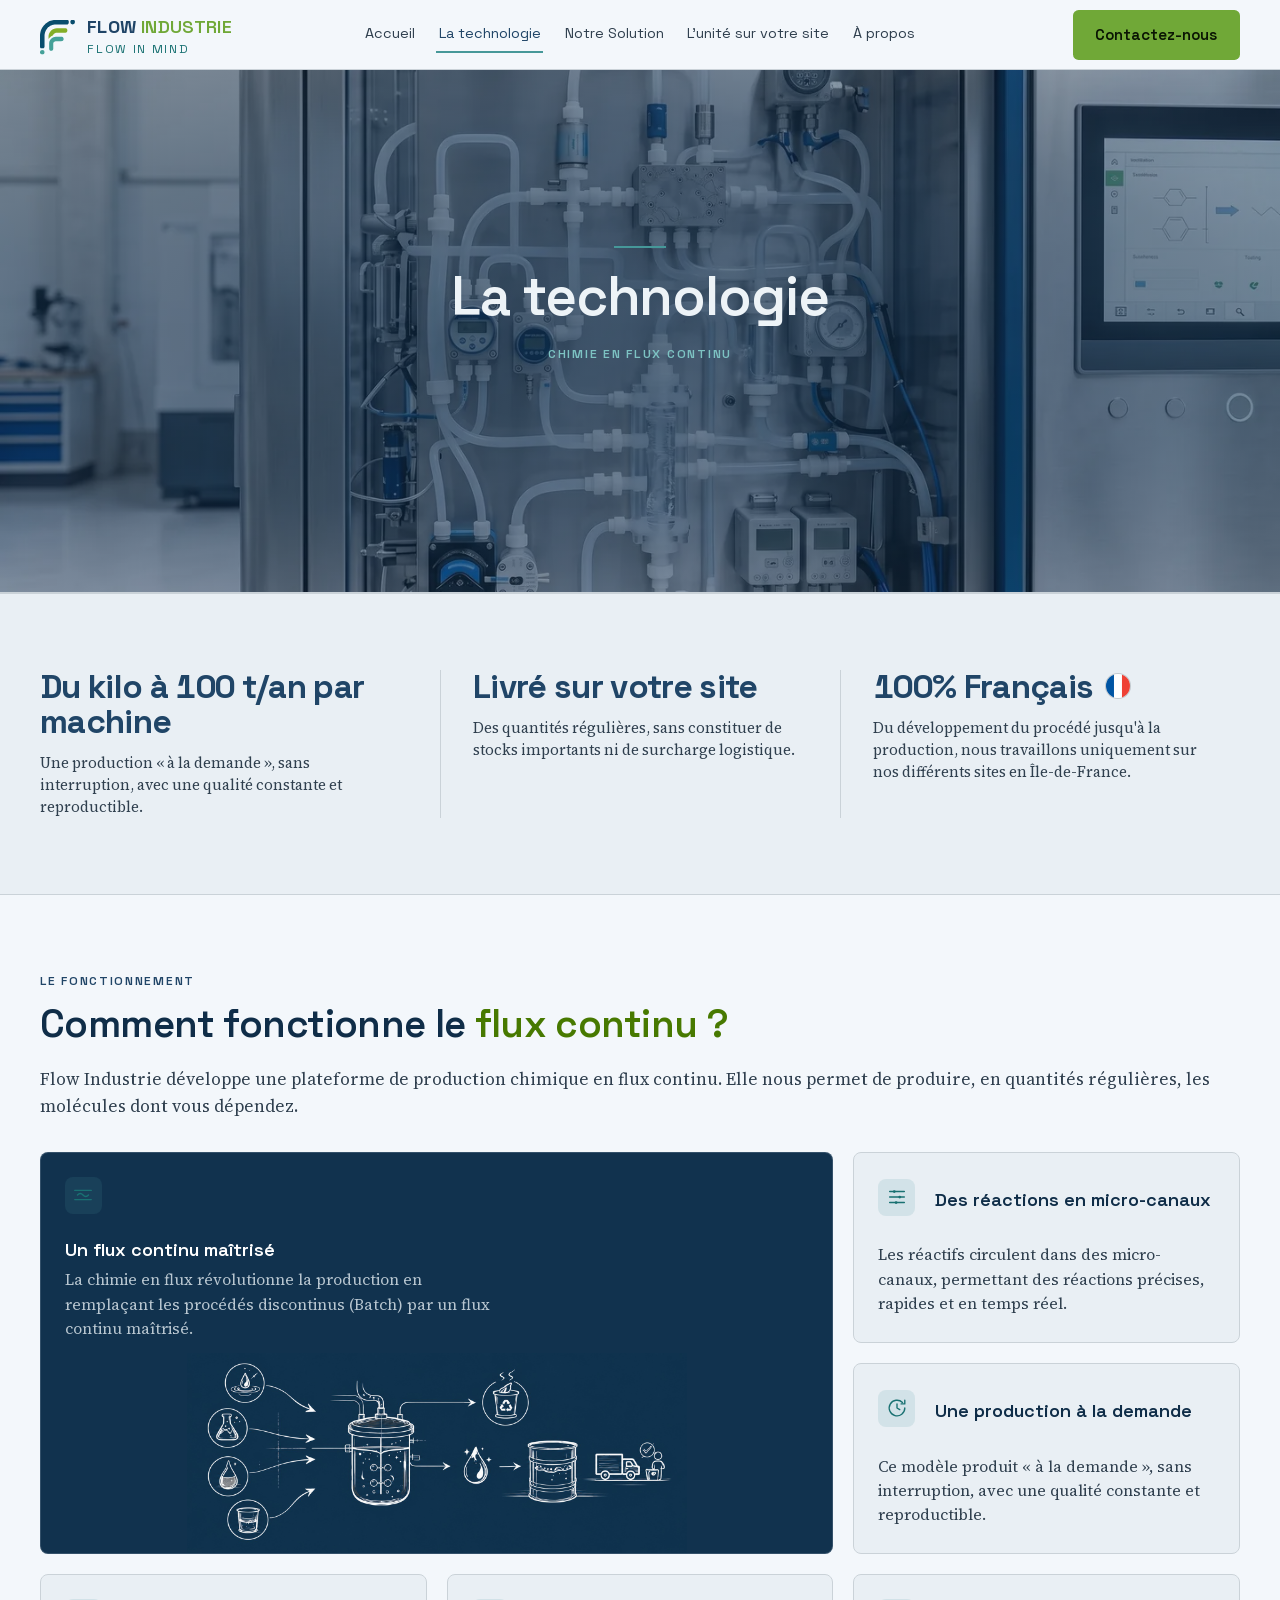
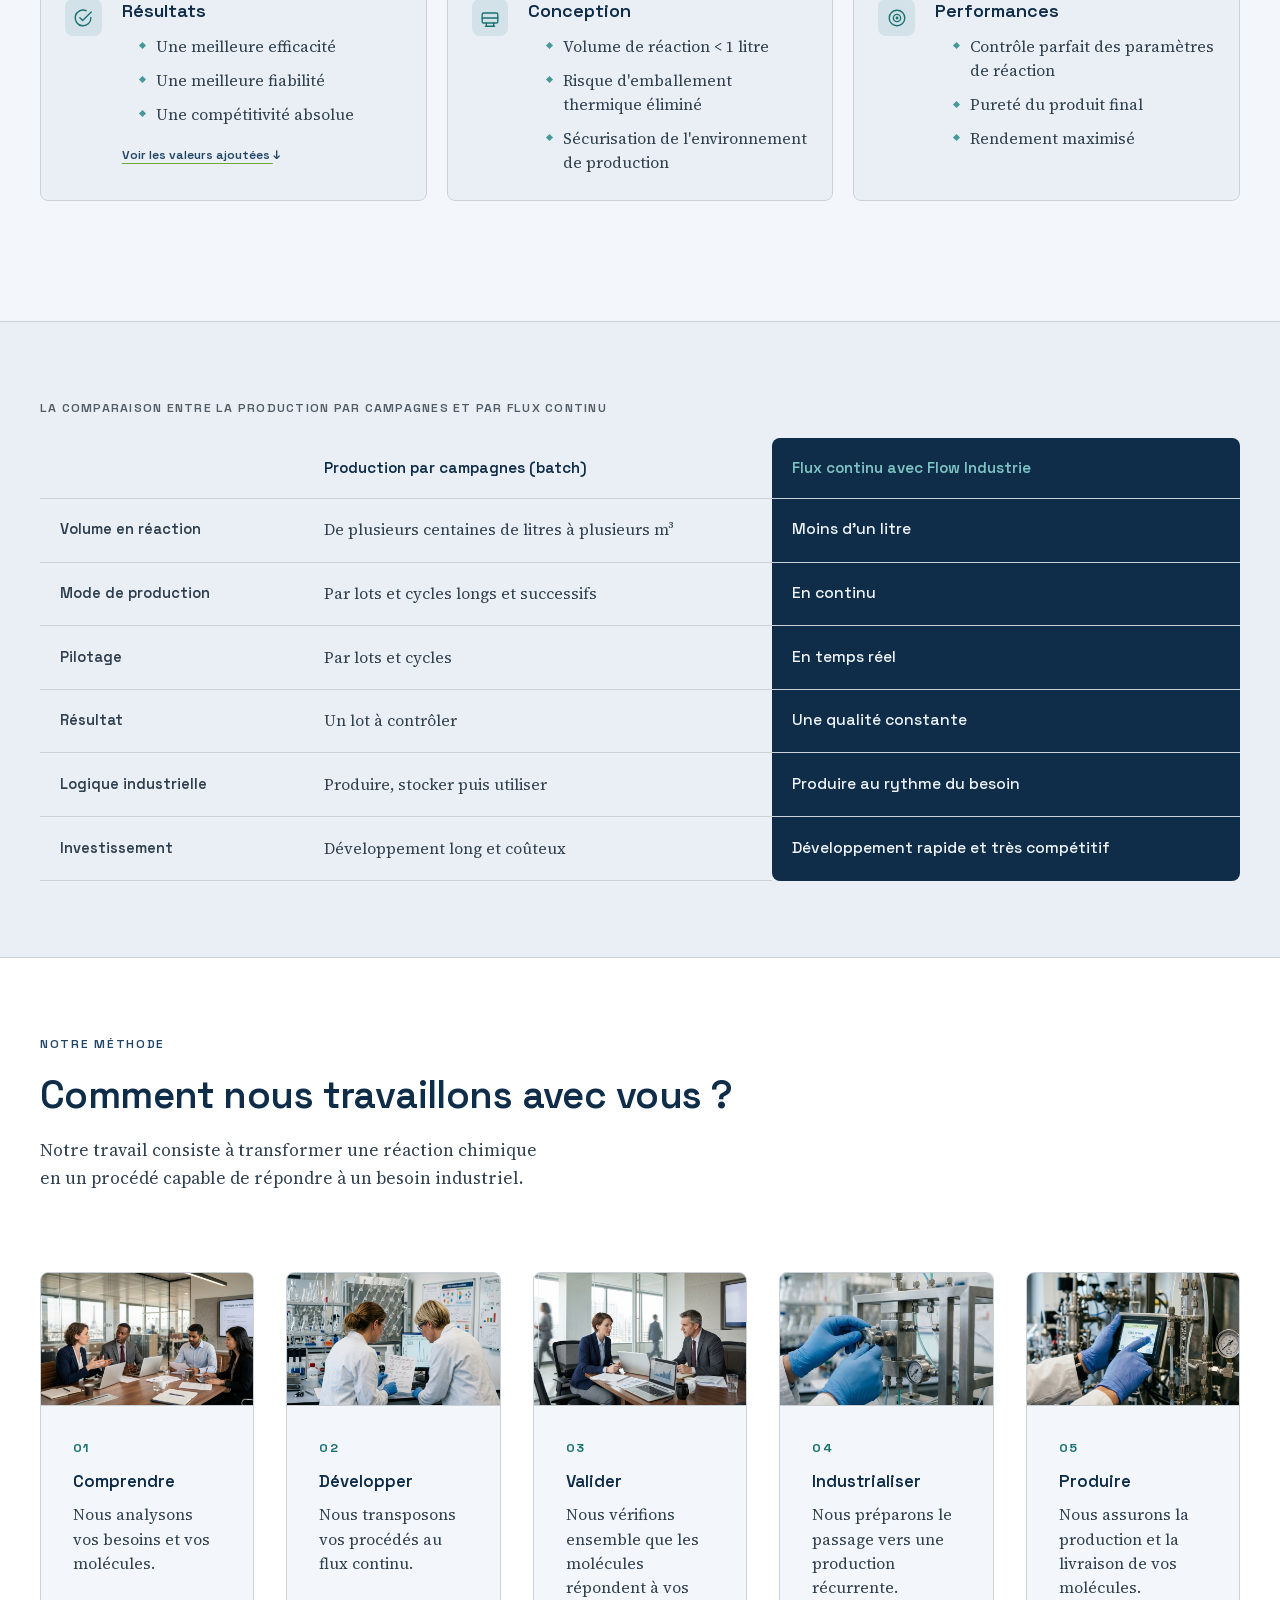
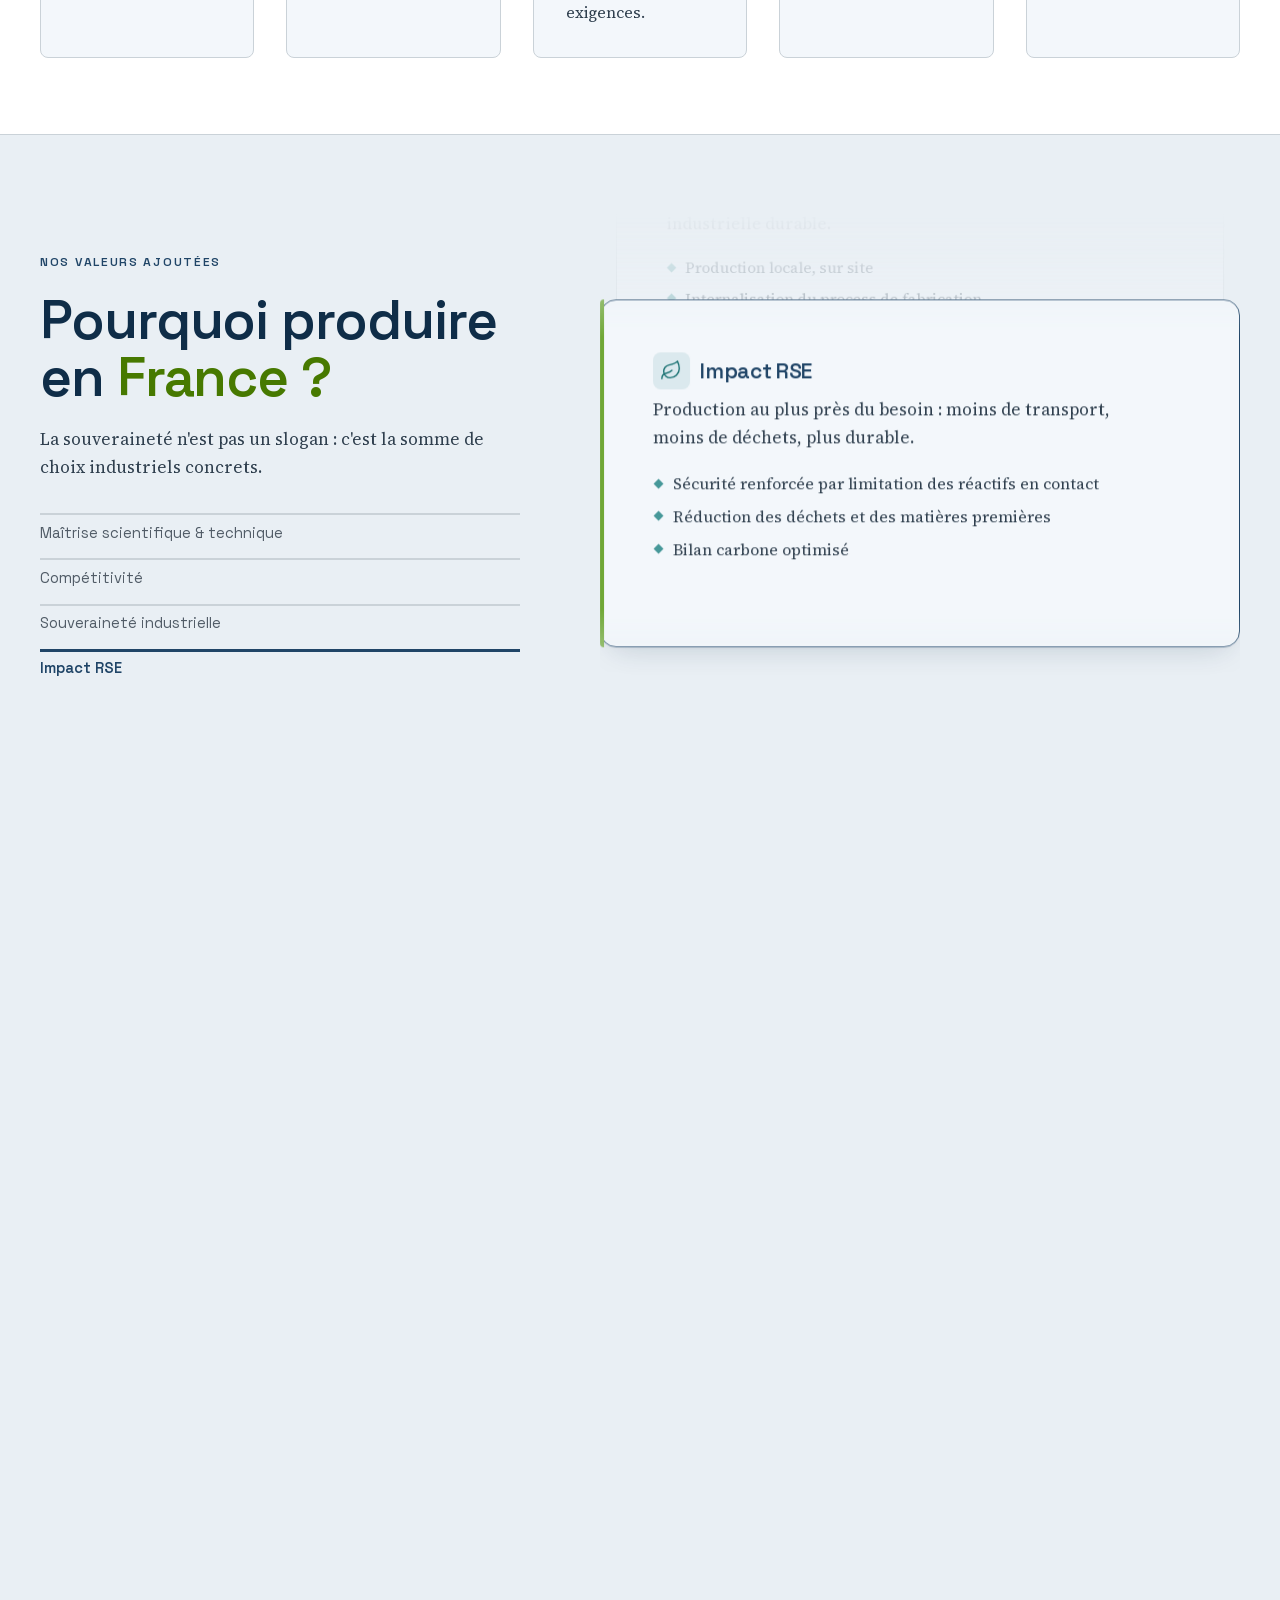
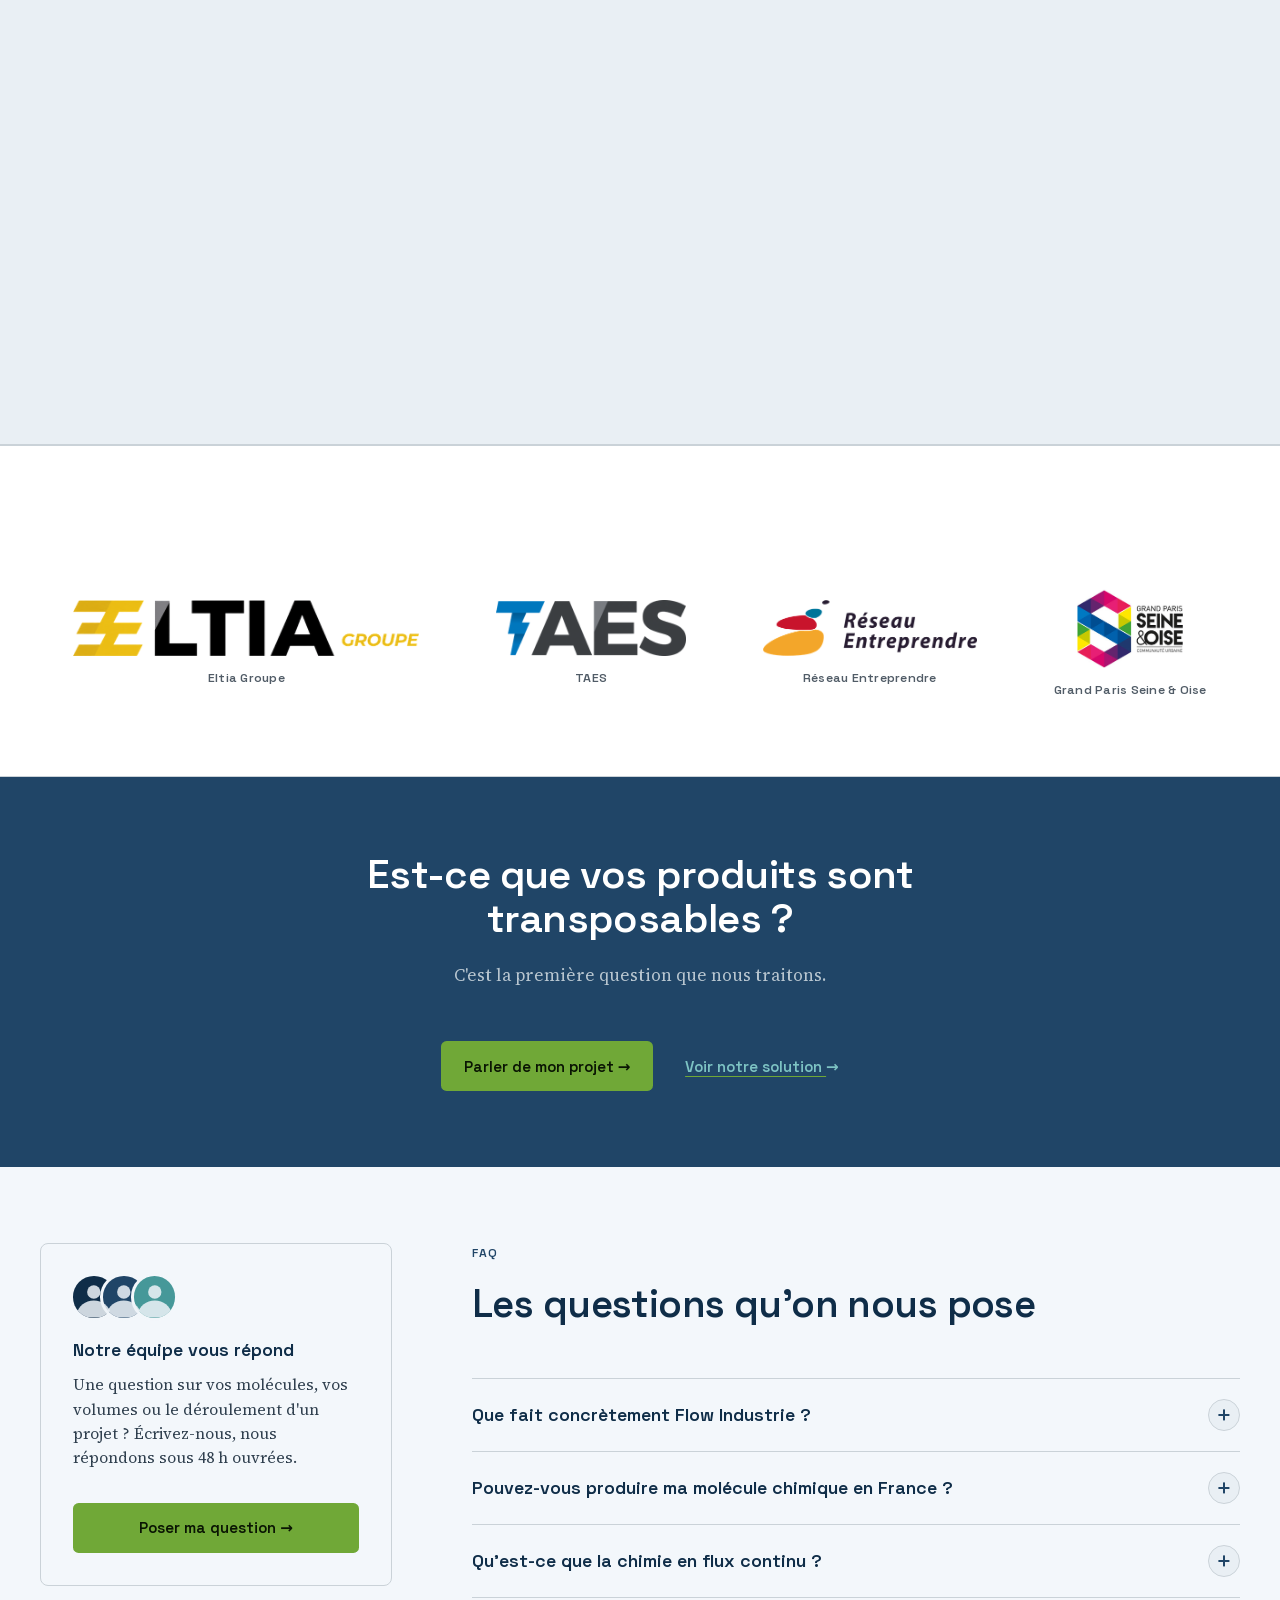
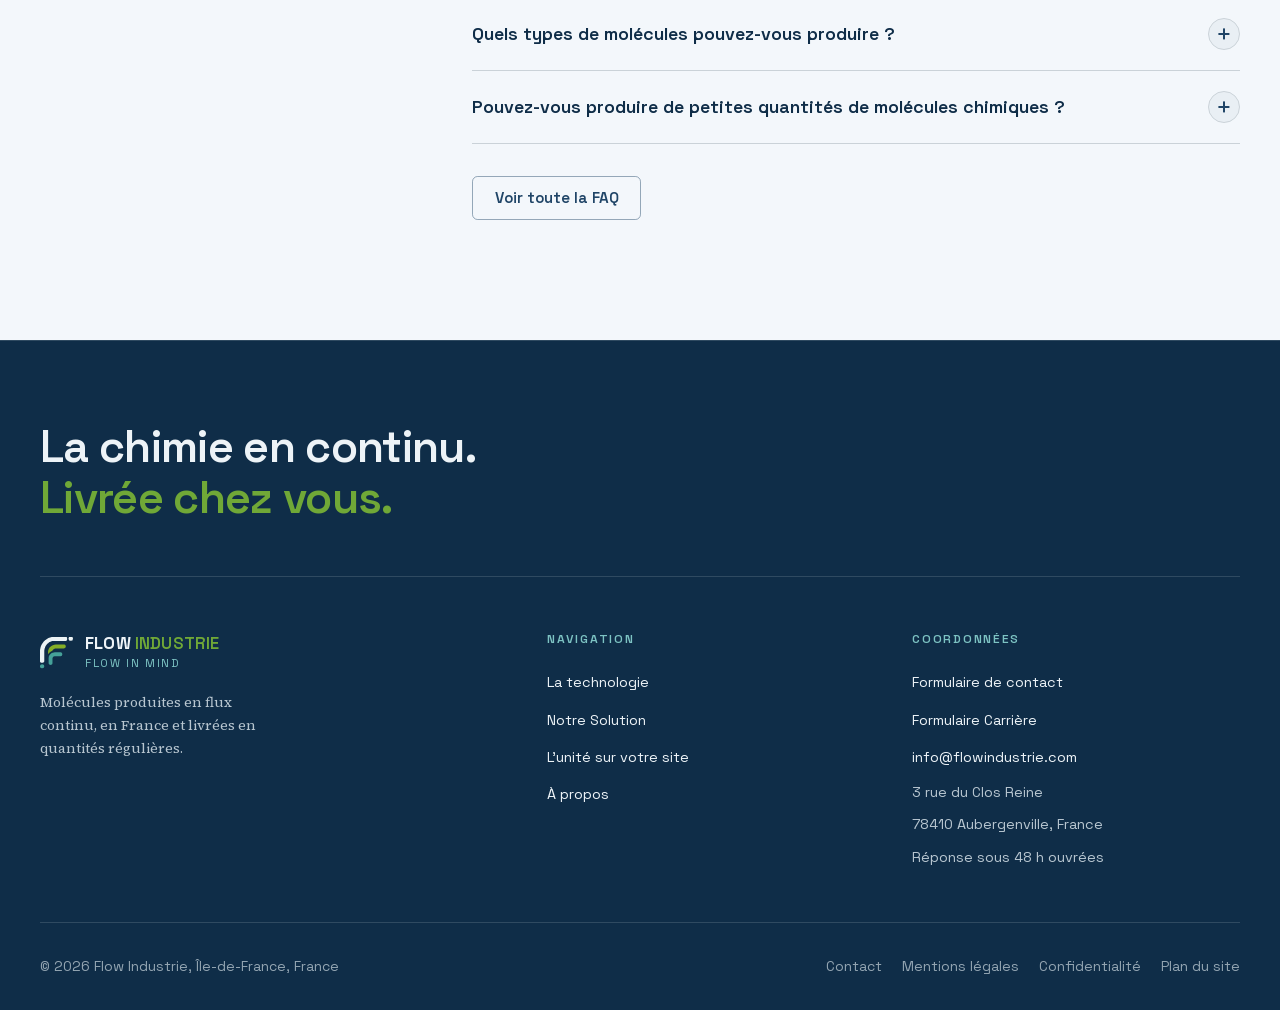
<file: technologie/index.html>
<!DOCTYPE html><html lang="fr"> <head><meta name="robots" content="noindex,nofollow"><meta charset="utf-8"><meta name="viewport" content="width=device-width, initial-scale=1"><title>Technologie | Flow Industrie : la chimie en flux continu, en France</title><meta name="description" content="Micro-canaux, moins d'un litre en réaction, qualité constante : la chimie en flux continu expliquée, et ce qu'elle permet à petite échelle, en France."><link rel="canonical" href="https://www.flowindustrie.com/technologie/"><link rel="icon" href="../favicon.svg" type="image/svg+xml"><link rel="sitemap" href="../sitemap-index.xml"><meta property="og:type" content="website"><meta property="og:locale" content="fr_FR"><meta property="og:site_name" content="Flow Industrie"><meta property="og:title" content="Technologie | Flow Industrie : la chimie en flux continu, en France"><meta property="og:description" content="Micro-canaux, moins d'un litre en réaction, qualité constante : la chimie en flux continu expliquée, et ce qu'elle permet à petite échelle, en France."><meta property="og:url" content="https://www.flowindustrie.com/technologie/"><meta property="og:image" content="https://www.flowindustrie.com/images/og-unite-modulaire.jpg"><meta property="og:image:width" content="1200"><meta property="og:image:height" content="630"><meta property="og:image:alt" content="Vue de conception de l'unité modulaire de production chimique en flux continu Flow Industrie."><meta name="twitter:card" content="summary_large_image"><link rel="stylesheet" href="../_astro/polices.css"><script type="application/ld+json">{"@context":"https://schema.org","@type":"Organization","name":"Flow Industrie","slogan":"Flow in Mind","description":"Flow Industrie produit vos molécules chimiques en flux continu, en France et vous livre en quantités régulières : la même molécule, sans l'import.","url":"https://www.flowindustrie.com/","logo":"https://www.flowindustrie.com/images/logo-flow-industrie.png","email":"info@flowindustrie.com","address":{"@type":"PostalAddress","streetAddress":"3 rue du Clos Reine","postalCode":"78410","addressLocality":"Aubergenville","addressRegion":"Île-de-France","addressCountry":"FR"}}</script><script type="application/ld+json">{"@context":"https://schema.org","@type":"TechArticle","headline":"La technologie : la chimie en flux continu","description":"Micro-canaux, moins d'un litre en réaction, qualité constante : la chimie en flux continu expliquée, et ce qu'elle permet à petite échelle, en France.","inLanguage":"fr-FR","publisher":{"@type":"Organization","name":"Flow Industrie"},"about":{"@type":"Thing","name":"Chimie en flux continu","description":"Procédé de production chimique dans lequel les réactifs circulent en continu dans des micro-canaux, par opposition à la production par campagnes en cuve."}}</script><script>
      (function () {
        var racine = document.documentElement;
        if (window.matchMedia('(prefers-reduced-motion: reduce)').matches) return;
        racine.classList.add('js-mouvement');
        window.setTimeout(function () {
          if (racine.dataset.mouvement !== 'pret') racine.classList.remove('js-mouvement');
        }, 2500);
      })();
    </script><link rel="stylesheet" href="../_astro/a-propos.DqSEigQd.css">
<style>.cta-fin[data-astro-cid-ozoyvow7]{background:var(--color-petrol-deep);color:var(--color-on-dark)}.cta-fin[data-astro-cid-ozoyvow7].fond-petrol{background:var(--color-petrol)}.cta-fin[data-astro-cid-ozoyvow7] .wrap[data-astro-cid-ozoyvow7]{padding-block:var(--rythme-demi) var(--space-3xl);text-align:center}.cta-fin[data-astro-cid-ozoyvow7].suivie .wrap[data-astro-cid-ozoyvow7]{padding-bottom:var(--rythme-demi)}.cta-titre[data-astro-cid-ozoyvow7]{font-size:clamp(1.8rem,3.4vw,2.5rem);color:#fff;max-width:24ch;margin-inline:auto}.cta-texte[data-astro-cid-ozoyvow7]{margin-top:var(--space-md);color:var(--color-on-dark-2);max-width:52ch;margin-inline:auto}.cta-actions[data-astro-cid-ozoyvow7]{margin-top:var(--space-xl);display:flex;flex-wrap:wrap;align-items:center;justify-content:center;gap:var(--space-lg)}.cta-secondaire[data-astro-cid-ozoyvow7]{font-family:var(--font-display);font-weight:600;font-size:.95rem;color:var(--color-teal-clair);text-decoration-color:var(--color-accent)}
.roulette[data-astro-cid-ecwx7uhs]{display:grid;gap:var(--space-md);list-style:none}.pilier[data-astro-cid-ecwx7uhs]{position:relative;background:var(--color-paper);border:var(--rule);border-radius:var(--radius-lg);padding:var(--space-xl);transition:border-color var(--dur) var(--ease-out),box-shadow var(--dur) var(--ease-out)}@media(max-width:900px){.pilier[data-astro-cid-ecwx7uhs]{padding:var(--space-lg)}}.pilier[data-astro-cid-ecwx7uhs]:hover,.roulette[data-astro-cid-ecwx7uhs][data-pilotage]>.pilier[data-astro-cid-ecwx7uhs]:hover{border-color:var(--color-teal);box-shadow:var(--ombre-survol)}@media(prefers-reduced-motion:reduce){.pilier[data-astro-cid-ecwx7uhs]{transition:none}}.pilier[data-astro-cid-ecwx7uhs]:before{content:"";position:absolute;left:-1px;top:-1px;bottom:-1px;width:.25rem;border-radius:var(--radius-lg) 0 0 var(--radius-lg);background:transparent;transition:background-color var(--dur)}.pilier[data-astro-cid-ecwx7uhs] h3[data-astro-cid-ecwx7uhs]{font-size:var(--text-lg);color:var(--color-petrol)}.resume[data-astro-cid-ecwx7uhs]{margin-top:.4rem;font-size:var(--text-body);color:var(--color-ink-2);max-width:56ch}.points[data-astro-cid-ecwx7uhs]{margin-top:var(--space-md);display:grid;gap:.55rem;list-style:none}.points[data-astro-cid-ecwx7uhs] li[data-astro-cid-ecwx7uhs]{position:relative;padding-left:1.25rem;font-size:1rem;line-height:1.5;color:var(--color-ink-2)}.points[data-astro-cid-ecwx7uhs] li[data-astro-cid-ecwx7uhs]:before{content:"";position:absolute;left:.1rem;top:.52em;width:.4375rem;height:.4375rem;background:var(--color-teal);transform:rotate(45deg)}.roulette[data-astro-cid-ecwx7uhs][data-pilotage]{position:relative;gap:0;padding-block:5.5rem;mask-image:linear-gradient(to bottom,transparent 0,#000 24%,#000 76%,transparent 100%);-webkit-mask-image:linear-gradient(to bottom,transparent 0,#000 24%,#000 76%,transparent 100%)}.roulette[data-astro-cid-ecwx7uhs][data-pilotage]>.pilier[data-astro-cid-ecwx7uhs]{grid-area:1 / 1;--force: 0;border-color:color-mix(in oklab,var(--color-petrol) calc(var(--force) * 100%),var(--color-rule));box-shadow:0 1px 2px oklch(29% .06 248 / calc(.06 * var(--force))),0 .875rem 2rem -.75rem oklch(29% .06 248 / calc(.26 * var(--force)));will-change:transform,opacity}.roulette[data-astro-cid-ecwx7uhs][data-pilotage]>.pilier[data-astro-cid-ecwx7uhs]:before{background:var(--color-accent);opacity:var(--force);transition:none}.commandes[data-astro-cid-ecwx7uhs][hidden]{display:none}.commandes[data-astro-cid-ecwx7uhs]{margin-top:var(--space-lg);display:grid}.commande[data-astro-cid-ecwx7uhs]{width:100%;background:none;border:0;padding:0 0 .9rem;cursor:pointer;text-align:left;font-family:var(--font-display);min-height:2.75rem;display:flex;flex-direction:column;align-items:stretch;justify-content:flex-start}.commande[data-astro-cid-ecwx7uhs] .visuel[data-astro-cid-ecwx7uhs]{display:block;height:2px;background:var(--color-rule);transition:background-color var(--dur),height var(--dur),margin-bottom var(--dur)}.commande[data-astro-cid-ecwx7uhs] .etiquette[data-astro-cid-ecwx7uhs]{display:block;margin-top:.55rem;font-size:.92rem;line-height:1.35;color:var(--color-muted);transition:color var(--dur)}.commande[data-astro-cid-ecwx7uhs]:hover .visuel[data-astro-cid-ecwx7uhs]{background:var(--color-teal)}.commande[data-astro-cid-ecwx7uhs]:hover .etiquette[data-astro-cid-ecwx7uhs]{color:var(--color-ink-2)}.commande[data-astro-cid-ecwx7uhs]:focus-visible{outline:2px solid var(--color-focus);outline-offset:.25rem;border-radius:2px}.commande[data-astro-cid-ecwx7uhs]:active .visuel[data-astro-cid-ecwx7uhs]{background:var(--color-petrol)}.commande[data-astro-cid-ecwx7uhs][aria-current=true] .visuel[data-astro-cid-ecwx7uhs]{background:var(--color-petrol);height:.1875rem;margin-bottom:-1px}.commande[data-astro-cid-ecwx7uhs][aria-current=true] .etiquette[data-astro-cid-ecwx7uhs]{color:var(--color-petrol);font-weight:600}
</style>
<link rel="stylesheet" href="../_astro/technologie.Ck3OoDt8.css">
<link rel="stylesheet" href="../_astro/technologie.K2azdhzy.css"><link rel="stylesheet" href="../_astro/applications.D3SaBpTM.css"><link rel="stylesheet" href="../_astro/mobile-partage.css"></head> <body> <a class="saut-contenu" href="#contenu">Aller au contenu principal</a> <header class="entete" data-astro-cid-dmqpwcec>  <!-- Niveau 2 : barre principale --> <div class="wrap barre" data-astro-cid-dmqpwcec> <a class="marque" href="../index.html" data-astro-cid-dmqpwcec>  <img class="marque-signe" src="../logo-flow-industrie.svg" alt="" width="972" height="959" data-astro-cid-dmqpwcec> <span class="marque-texte" data-astro-cid-dmqpwcec> <span class="marque-nom" data-astro-cid-dmqpwcec><b data-astro-cid-dmqpwcec>FLOW</b> <span data-astro-cid-dmqpwcec>INDUSTRIE</span></span> <span class="marque-baseline" data-astro-cid-dmqpwcec>Flow in Mind</span> </span> </a> <nav class="liens" id="menu-principal" aria-label="Navigation principale" data-astro-cid-dmqpwcec> <a href="../index.html" data-astro-cid-dmqpwcec> Accueil </a><a href="../technologie/index.html" aria-current="page" data-astro-cid-dmqpwcec> La technologie </a><a href="../applications/index.html" data-astro-cid-dmqpwcec> Notre Solution </a><a href="../unite-sur-votre-site/index.html" data-astro-cid-dmqpwcec> L&#39;unité sur votre site </a><a href="../a-propos/index.html" data-astro-cid-dmqpwcec> À propos </a> <a class="btn btn-accent cta-menu" href="../contact/index.html" data-astro-cid-dmqpwcec>Contactez-nous</a> </nav> <div class="actions-entete" data-astro-cid-dmqpwcec><a class="btn btn-accent cta-entete" href="../contact/index.html" data-astro-cid-dmqpwcec>Contactez-nous</a><button type="button" class="bouton-menu" id="bouton-menu" aria-controls="menu-principal" aria-expanded="false" data-astro-cid-dmqpwcec><span class="barres-menu" aria-hidden="true" data-astro-cid-dmqpwcec><span data-astro-cid-dmqpwcec></span><span data-astro-cid-dmqpwcec></span><span data-astro-cid-dmqpwcec></span></span>Menu</button></div> </div> </header>  <script type="module">const t=document.querySelector(".entete");if(t){let s=null;const l=()=>{const e=window.scrollY>8;e!==s&&(s=e,e?t.dataset.defile="":delete t.dataset.defile)};window.addEventListener("scroll",l,{passive:!0}),l()}</script> <main id="contenu"> <section class="hero" data-astro-cid-fvbzfwj6> <div class="banniere" data-astro-cid-fvbzfwj6>  <img src="../_astro/unite-flux-continu.Ce6dubGR_Z1iIXY5.webp" srcset="../_astro/unite-flux-continu.Ce6dubGR_1rkPUH.webp 900w, ../_astro/unite-flux-continu.Ce6dubGR_Z2idarP.webp 1100w, ../_astro/unite-flux-continu.Ce6dubGR_Z2iJVDi.webp 1440w, ../_astro/unite-flux-continu.Ce6dubGR_Z1iIXY5.webp 1697w" alt="Unité de production en flux continu : panneau d'instrumentation en acier inoxydable, réacteur, capteurs et pupitre de commande." sizes="(max-width: 1100px) 1100px, 100vw" loading="eager" fetchpriority="high" data-astro-cid-fvbzfwj6="true" decoding="async" width="1697" height="927" class="banniere-image"> <div class="banniere-voile" aria-hidden="true" data-astro-cid-fvbzfwj6></div>  <div class="wrap banniere-texte" data-astro-cid-fvbzfwj6> <span class="banniere-filet" data-anim="trace" data-astro-cid-fvbzfwj6></span> <h1 class="banniere-titre" data-anim="monte" data-retard="1" data-astro-cid-fvbzfwj6>La technologie</h1> <p class="banniere-sous-titre" data-anim="monte" data-retard="2" data-astro-cid-fvbzfwj6>Chimie en flux continu</p> </div> </div>  </section>  <section class="reperes" aria-label="Repères clés" data-astro-cid-kdenjtmw> <div class="wrap" data-anim-groupe="monte" data-astro-cid-kdenjtmw> <div class="repere" data-astro-cid-kdenjtmw> <b data-astro-cid-kdenjtmw>Du kilo à 100 t/an par machine</b> <span data-astro-cid-kdenjtmw>Une production « à la demande », sans interruption, avec une qualité constante et reproductible.</span> </div><div class="repere" data-astro-cid-kdenjtmw> <b data-astro-cid-kdenjtmw>Livré sur votre site</b> <span data-astro-cid-kdenjtmw>Des quantités régulières, sans constituer de stocks importants ni de surcharge logistique.</span> </div><div class="repere" data-astro-cid-kdenjtmw> <b data-astro-cid-kdenjtmw>100% Français<span class="drapeau" role="img" aria-label="France" data-astro-cid-kdenjtmw><svg viewBox="0 0 3 3" width="14" height="14" preserveAspectRatio="none" aria-hidden="true" data-astro-cid-kdenjtmw><rect width="1" height="3" x="0" fill="#0055A4"/><rect width="1" height="3" x="1" fill="#FFFFFF"/><rect width="1" height="3" x="2" fill="#EF4135"/></svg></span></b> <span data-astro-cid-kdenjtmw>Du développement du procédé jusqu'à la production, nous travaillons uniquement sur nos différents sites en Île-de-France.</span> </div> </div> </section> <section class="marche" id="comment-ca-marche" aria-labelledby="titre-marche" data-astro-cid-tbycxezx> <div class="wrap" data-astro-cid-tbycxezx> <p class="surtitre" data-anim="monte" data-astro-cid-tbycxezx>Le fonctionnement</p> <div class="tete" data-anim-groupe="monte" data-astro-cid-tbycxezx><h2 id="titre-marche" data-astro-cid-tbycxezx>Comment fonctionne le <em class="vert" data-astro-cid-tbycxezx>flux continu&nbsp;?</em></h2></div><p class="marche-chapo" data-astro-cid-tbycxezx>
Flow Industrie développe une plateforme de production chimique en flux continu.
        Elle nous permet de produire, en quantités régulières, les molécules dont
        vous dépendez.
</p>  <div class="bento" data-anim-groupe="carte" data-astro-cid-tbycxezx>  <article class="tuile tuile-schema" data-astro-cid-tbycxezx> <span class="icone-bloc" aria-hidden="true" data-astro-cid-tbycxezx><svg class="glyphe" viewBox="0 0 24 24" width="22" height="22" fill="none" stroke="currentColor" stroke-width="1.5" stroke-linecap="round" stroke-linejoin="round" data-astro-cid-tbycxezx><path d="M3 7h18M3 17h18" data-astro-cid-tbycxezx></path> <path d="M6 12c2-2.2 4-2.2 6 0s4 2.2 6 0" data-astro-cid-tbycxezx></path></svg></span> <div class="corps" data-astro-cid-tbycxezx> <h3 data-astro-cid-tbycxezx>Un flux continu maîtrisé</h3> <p data-astro-cid-tbycxezx>
La chimie en flux révolutionne la production en remplaçant les procédés discontinus (Batch)
            par un flux continu maîtrisé.
</p> </div> <figure data-astro-cid-tbycxezx> <img src="../images/schema-procede-flux-continu.jpg" alt="Schéma du procédé : quatre réactifs entrent dans le réacteur ; en sortent d'un côté les déchets à retraiter, de l'autre le produit purifié, conditionné en fût puis livré." width="1600" height="640" loading="lazy" decoding="async" data-astro-cid-tbycxezx> </figure> </article> <article class="tuile tuile-a" data-astro-cid-tbycxezx> <span class="icone-bloc" aria-hidden="true" data-astro-cid-tbycxezx><svg class="glyphe" viewBox="0 0 24 24" width="22" height="22" fill="none" stroke="currentColor" stroke-width="1.5" stroke-linecap="round" stroke-linejoin="round" data-astro-cid-tbycxezx><path d="M4 6h16M4 12h16M4 18h16" data-astro-cid-tbycxezx></path> <circle cx="9" cy="6" r="1.5" fill="currentColor" stroke="none" data-astro-cid-tbycxezx></circle> <circle cx="15" cy="12" r="1.5" fill="currentColor" stroke="none" data-astro-cid-tbycxezx></circle> <circle cx="11" cy="18" r="1.5" fill="currentColor" stroke="none" data-astro-cid-tbycxezx></circle></svg></span> <div class="corps" data-astro-cid-tbycxezx> <h3 data-astro-cid-tbycxezx>Des réactions en micro-canaux</h3>  <p data-astro-cid-tbycxezx>
Les réactifs circulent dans des micro-canaux, permettant des réactions précises,
            rapides et en temps réel. </p> </div> </article> <article class="tuile tuile-b" data-astro-cid-tbycxezx> <span class="icone-bloc" aria-hidden="true" data-astro-cid-tbycxezx><svg class="glyphe" viewBox="0 0 24 24" width="22" height="22" fill="none" stroke="currentColor" stroke-width="1.5" stroke-linecap="round" stroke-linejoin="round" data-astro-cid-tbycxezx><path d="M20.5 12a8.5 8.5 0 1 1-2.5-6" data-astro-cid-tbycxezx></path> <path d="M20.5 3.5v4h-4" data-astro-cid-tbycxezx></path> <path d="M12 7.5V12l3 1.8" data-astro-cid-tbycxezx></path></svg></span> <div class="corps" data-astro-cid-tbycxezx> <h3 data-astro-cid-tbycxezx>Une production à la demande</h3> <p data-astro-cid-tbycxezx>
Ce modèle produit «&nbsp;à la demande&nbsp;», sans interruption, avec une qualité
            constante et reproductible.
</p> </div> </article>  <article class="tuile tuile-spec tuile-c" data-astro-cid-tbycxezx><span class="icone-bloc" aria-hidden="true" data-astro-cid-tbycxezx><svg class="glyphe" viewBox="0 0 24 24" width="22" height="22" fill="none" stroke="currentColor" stroke-width="1.5" stroke-linecap="round" stroke-linejoin="round" data-astro-cid-tbycxezx><path d="M20.6 11.3A8.6 8.6 0 1 1 15.4 4" data-astro-cid-tbycxezx></path> <path d="M8.6 11.8l3 3L21 5.4" data-astro-cid-tbycxezx></path></svg></span><div data-astro-cid-tbycxezx><p class="libelle" data-astro-cid-tbycxezx>Résultats</p><ul data-astro-cid-tbycxezx><li data-astro-cid-tbycxezx>Une meilleure efficacité</li><li data-astro-cid-tbycxezx>Une meilleure fiabilité</li><li data-astro-cid-tbycxezx>Une compétitivité absolue</li></ul><p class="conclusion" data-astro-cid-tbycxezx><a class="lien-tuile lien-appui" data-sens="bas" href="#valeurs-ajoutees" data-astro-cid-tbycxezx>Voir les valeurs ajoutées&nbsp;<span aria-hidden="true" data-astro-cid-tbycxezx>↓</span></a></p></div></article>  <article class="tuile tuile-spec" data-astro-cid-tbycxezx> <span class="icone-bloc" aria-hidden="true" data-astro-cid-tbycxezx><svg class="glyphe" viewBox="0 0 24 24" width="22" height="22" fill="none" stroke="currentColor" stroke-width="1.5" stroke-linecap="round" stroke-linejoin="round" data-astro-cid-tbycxezx><rect x="3.5" y="6.5" width="17" height="11" rx="1.5"/><path d="M3.5 12h17M8 17.5V21M16 17.5V21M7 21h10"/></svg></span> <div data-astro-cid-tbycxezx> <p class="libelle" data-astro-cid-tbycxezx>Conception</p> <ul data-astro-cid-tbycxezx> <li data-astro-cid-tbycxezx>Volume de réaction &lt; 1 litre</li> <li data-astro-cid-tbycxezx>Risque d'emballement thermique éliminé</li> <li data-astro-cid-tbycxezx>Sécurisation de l'environnement de production</li> </ul> </div> </article> <article class="tuile tuile-spec" data-astro-cid-tbycxezx> <span class="icone-bloc" aria-hidden="true" data-astro-cid-tbycxezx><svg class="glyphe" viewBox="0 0 24 24" width="22" height="22" fill="none" stroke="currentColor" stroke-width="1.5" stroke-linecap="round" stroke-linejoin="round" data-astro-cid-tbycxezx><circle cx="12" cy="12" r="8.5"/><circle cx="12" cy="12" r="4"/><circle cx="12" cy="12" r=".8" fill="currentColor"/></svg></span> <div data-astro-cid-tbycxezx> <p class="libelle" data-astro-cid-tbycxezx>Performances</p> <ul data-astro-cid-tbycxezx> <li data-astro-cid-tbycxezx>Contrôle parfait des paramètres de réaction</li> <li data-astro-cid-tbycxezx>Pureté du produit final</li> <li data-astro-cid-tbycxezx>Rendement maximisé</li> </ul> </div> </article> </div> </div> </section>  <section class="principe" aria-labelledby="titre-comparatif" data-astro-cid-fvbzfwj6> <div class="wrap" data-astro-cid-fvbzfwj6> <div class="comparatif-cadre" data-anim="carte" data-astro-cid-fvbzfwj6> <table class="comparatif" role="table" data-astro-cid-fvbzfwj6> <caption id="titre-comparatif" data-astro-cid-fvbzfwj6>La comparaison entre la production par campagnes et par flux continu</caption> <thead role="rowgroup" data-astro-cid-fvbzfwj6> <tr role="row" data-astro-cid-fvbzfwj6>  <td role="cell" class="cellule-angle" data-astro-cid-fvbzfwj6></td> <th role="columnheader" scope="col" data-astro-cid-fvbzfwj6>Production par campagnes (batch)</th> <th role="columnheader" scope="col" class="col-flux" data-astro-cid-fvbzfwj6>Flux continu avec Flow Industrie</th> </tr> </thead> <tbody role="rowgroup" data-astro-cid-fvbzfwj6> <tr role="row" data-astro-cid-fvbzfwj6> <th role="rowheader" scope="row" data-astro-cid-fvbzfwj6> Volume en réaction </th> <td role="cell" data-astro-cid-fvbzfwj6>De plusieurs centaines de litres à plusieurs m³</td> <td role="cell" class="col-flux" data-astro-cid-fvbzfwj6> Moins d&#39;un litre </td> </tr><tr role="row" data-astro-cid-fvbzfwj6> <th role="rowheader" scope="row" data-astro-cid-fvbzfwj6> Mode de production </th> <td role="cell" data-astro-cid-fvbzfwj6>Par lots et cycles longs et successifs</td> <td role="cell" class="col-flux" data-astro-cid-fvbzfwj6> En continu </td> </tr><tr role="row" data-astro-cid-fvbzfwj6> <th role="rowheader" scope="row" data-astro-cid-fvbzfwj6> Pilotage </th> <td role="cell" data-astro-cid-fvbzfwj6>Par lots et cycles</td> <td role="cell" class="col-flux" data-astro-cid-fvbzfwj6> En temps réel </td> </tr><tr role="row" data-astro-cid-fvbzfwj6> <th role="rowheader" scope="row" data-astro-cid-fvbzfwj6> Résultat </th> <td role="cell" data-astro-cid-fvbzfwj6>Un lot à contrôler</td> <td role="cell" class="col-flux" data-astro-cid-fvbzfwj6> Une qualité constante </td> </tr><tr role="row" data-astro-cid-fvbzfwj6> <th role="rowheader" scope="row" data-astro-cid-fvbzfwj6> Logique industrielle </th> <td role="cell" data-astro-cid-fvbzfwj6>Produire, stocker puis utiliser</td> <td role="cell" class="col-flux" data-astro-cid-fvbzfwj6> Produire au rythme du besoin </td> </tr><tr role="row" data-astro-cid-fvbzfwj6> <th role="rowheader" scope="row" data-astro-cid-fvbzfwj6> Investissement </th> <td role="cell" data-astro-cid-fvbzfwj6>Développement long et coûteux</td> <td role="cell" class="col-flux" data-astro-cid-fvbzfwj6> Développement rapide et très compétitif </td> </tr> </tbody> </table> </div>  </div> </section> <section class="procede" aria-labelledby="titre-procede" data-astro-cid-fvbzfwj6> <div class="wrap" data-astro-cid-fvbzfwj6> <div class="entete-simple" data-anim-groupe="monte" data-astro-cid-fvbzfwj6> <p class="surtitre-section" data-astro-cid-fvbzfwj6>Notre méthode</p> <h2 class="titre-section" id="titre-procede" data-astro-cid-fvbzfwj6>Comment nous travaillons avec vous&nbsp;?</h2> <p class="chapo" data-astro-cid-fvbzfwj6>Notre travail consiste à transformer une réaction chimique en un procédé capable de répondre à un besoin industriel.</p> </div> <div class="trajet-rouleau" data-trajet data-trajet-boucle data-astro-cid-j7pv25f6><ol class="trajet trajet-cinq" data-anim-groupe="carte" data-astro-cid-j7pv25f6> <li data-astro-cid-j7pv25f6><div class="trajet-image" aria-hidden="true" data-astro-cid-j7pv25f6><img src="../images/methode/methode-1-comprendre.jpg" alt="Quatre personnes autour d'une table de reunion dans un bureau vitre, un ecran de presentation au fond." loading="lazy" decoding="async" width="760" height="475" data-photo-methode data-astro-cid-j7pv25f6><svg class="glyphe" viewBox="0 0 24 24" width="52" height="52" fill="none" stroke="currentColor" stroke-width="1.5" stroke-linecap="round" stroke-linejoin="round" data-astro-cid-j7pv25f6><circle cx="10.5" cy="10.5" r="6.5"/><path d="M15.4 15.4 21 21"/></svg></div><div class="trajet-corps" data-astro-cid-j7pv25f6> <p class="trajet-rang" data-astro-cid-j7pv25f6>01</p> <p class="trajet-titre" data-astro-cid-j7pv25f6>Comprendre</p> <p class="trajet-texte" data-astro-cid-j7pv25f6>Nous analysons vos besoins et vos molécules.</p> </div></li> <li data-astro-cid-j7pv25f6><div class="trajet-image" aria-hidden="true" data-astro-cid-j7pv25f6><img src="../images/methode/methode-2-developper.jpg" alt="Deux chimistes en blouse, de dos, examinent une feuille de synthese devant un ecran d'analyse." loading="lazy" decoding="async" width="760" height="475" data-photo-methode data-astro-cid-j7pv25f6><svg class="glyphe" viewBox="0 0 24 24" width="52" height="52" fill="none" stroke="currentColor" stroke-width="1.5" stroke-linecap="round" stroke-linejoin="round" data-astro-cid-j7pv25f6><path d="M9.5 3h5v5.2l4.2 8.6a2 2 0 0 1-1.8 2.9H7.1a2 2 0 0 1-1.8-2.9l4.2-8.6Z"/><path d="M8 14h8"/></svg></div><div class="trajet-corps" data-astro-cid-j7pv25f6> <p class="trajet-rang" data-astro-cid-j7pv25f6>02</p> <p class="trajet-titre" data-astro-cid-j7pv25f6>Développer</p> <p class="trajet-texte" data-astro-cid-j7pv25f6>Nous transposons vos procédés au flux continu.</p> </div></li> <li data-astro-cid-j7pv25f6><div class="trajet-image" aria-hidden="true" data-astro-cid-j7pv25f6><img src="../images/methode/methode-3-valider.jpg" alt="Deux personnes en reunion de travail devant des ordinateurs portables, dans un bureau vitre." loading="lazy" decoding="async" width="760" height="475" data-photo-methode data-astro-cid-j7pv25f6><svg class="glyphe" viewBox="0 0 24 24" width="52" height="52" fill="none" stroke="currentColor" stroke-width="1.5" stroke-linecap="round" stroke-linejoin="round" data-astro-cid-j7pv25f6><path d="M12 2.8 4.5 6v6c0 4.4 3.1 8.2 7.5 9.2 4.4-1 7.5-4.8 7.5-9.2V6Z"/><path d="m9 12 2.2 2.2L15.4 10"/></svg></div><div class="trajet-corps" data-astro-cid-j7pv25f6> <p class="trajet-rang" data-astro-cid-j7pv25f6>03</p> <p class="trajet-titre" data-astro-cid-j7pv25f6>Valider</p> <p class="trajet-texte" data-astro-cid-j7pv25f6>Nous vérifions ensemble que les molécules répondent à vos exigences.</p> </div></li> <li data-astro-cid-j7pv25f6><div class="trajet-image" aria-hidden="true" data-astro-cid-j7pv25f6><img src="../images/methode/methode-4-industrialiser.jpg" alt="Mains gantees reglant un raccord en inox sur un module de reaction en flux continu." loading="lazy" decoding="async" width="760" height="475" data-photo-methode data-astro-cid-j7pv25f6><svg class="glyphe" viewBox="0 0 24 24" width="52" height="52" fill="none" stroke="currentColor" stroke-width="1.5" stroke-linecap="round" stroke-linejoin="round" data-astro-cid-j7pv25f6><path d="M9.5 4H4v5.5"/><path d="m4 4 6.5 6.5"/><path d="M14.5 20H20v-5.5"/><path d="m20 20-6.5-6.5"/></svg></div><div class="trajet-corps" data-astro-cid-j7pv25f6> <p class="trajet-rang" data-astro-cid-j7pv25f6>04</p> <p class="trajet-titre" data-astro-cid-j7pv25f6>Industrialiser</p> <p class="trajet-texte" data-astro-cid-j7pv25f6>Nous préparons le passage vers une production récurrente.</p> </div></li> <li data-astro-cid-j7pv25f6><div class="trajet-image" aria-hidden="true" data-astro-cid-j7pv25f6><img src="../images/methode/methode-5-produire.jpg" alt="Main gantee sur l'ecran de commande d'une unite en flux continu, qui affiche le debit de flux." loading="lazy" decoding="async" width="760" height="475" data-photo-methode data-astro-cid-j7pv25f6><svg class="glyphe" viewBox="0 0 24 24" width="52" height="52" fill="none" stroke="currentColor" stroke-width="1.5" stroke-linecap="round" stroke-linejoin="round" data-astro-cid-j7pv25f6><path d="M3.5 19.5V9.5l5.5 3.2V9.5l5.5 3.2V6l6 3.6v9.9"/><path d="M2.5 19.5h19"/></svg></div><div class="trajet-corps" data-astro-cid-j7pv25f6> <p class="trajet-rang" data-astro-cid-j7pv25f6>05</p> <p class="trajet-titre" data-astro-cid-j7pv25f6>Produire</p> <p class="trajet-texte" data-astro-cid-j7pv25f6>Nous assurons la production et la livraison de vos molécules.</p> </div></li> </ol><div class="trajet-commandes" data-astro-cid-j7pv25f6><button type="button" class="trajet-fleche" data-trajet-prec aria-label="Étape précédente" data-astro-cid-j7pv25f6><svg viewBox="0 0 24 24" width="18" height="18" fill="none" stroke="currentColor" stroke-width="2" stroke-linecap="round" stroke-linejoin="round" aria-hidden="true"><path d="M15 5 8 12l7 7"/></svg></button><p class="rouleau-rang" aria-live="polite" data-astro-cid-j7pv25f6><span data-trajet-rang>1</span>&#8201;/&#8201;<span data-trajet-total>5</span></p><button type="button" class="trajet-fleche" data-trajet-suiv aria-label="Étape suivante" data-astro-cid-j7pv25f6><svg viewBox="0 0 24 24" width="18" height="18" fill="none" stroke="currentColor" stroke-width="2" stroke-linecap="round" stroke-linejoin="round" aria-hidden="true"><path d="m9 5 7 7-7 7"/></svg></button></div></div> </div> </section> <section class="split-piliers" id="valeurs-ajoutees" data-astro-cid-fvbzfwj6> <div class="piste" data-piste data-astro-cid-fvbzfwj6> <div class="wrap ecran" data-astro-cid-fvbzfwj6>  <div class="colonne-cadre" data-anim-groupe="monte" data-astro-cid-ecwx7uhs>  <p class="surtitre-section" data-astro-cid-fvbzfwj6>Nos valeurs ajoutées</p> <h2 class="titre-section" data-astro-cid-fvbzfwj6>Pourquoi produire en <em class="vert" data-astro-cid-fvbzfwj6>France&nbsp;?</em></h2> <p class="chapo" data-astro-cid-fvbzfwj6>La souveraineté n'est pas un slogan : c'est la somme de choix industriels concrets.</p>   <div class="commandes" role="group" aria-label="Choisir un pilier" hidden data-commandes data-astro-cid-ecwx7uhs> <button type="button" class="commande" data-astro-cid-ecwx7uhs> <span class="visuel" aria-hidden="true" data-astro-cid-ecwx7uhs></span> <span class="etiquette" data-astro-cid-ecwx7uhs>Maîtrise scientifique &amp; technique</span> </button><button type="button" class="commande" data-astro-cid-ecwx7uhs> <span class="visuel" aria-hidden="true" data-astro-cid-ecwx7uhs></span> <span class="etiquette" data-astro-cid-ecwx7uhs>Compétitivité</span> </button><button type="button" class="commande" data-astro-cid-ecwx7uhs> <span class="visuel" aria-hidden="true" data-astro-cid-ecwx7uhs></span> <span class="etiquette" data-astro-cid-ecwx7uhs>Souveraineté industrielle</span> </button><button type="button" class="commande" data-astro-cid-ecwx7uhs> <span class="visuel" aria-hidden="true" data-astro-cid-ecwx7uhs></span> <span class="etiquette" data-astro-cid-ecwx7uhs>Impact RSE</span> </button> </div> </div> <ul class="roulette" data-roulette data-astro-cid-ecwx7uhs> <li class="pilier" data-astro-cid-ecwx7uhs> <h3 class="avec-icone" data-astro-cid-ecwx7uhs><span class="icone-bloc" aria-hidden="true" data-astro-cid-ecwx7uhs><svg class="glyphe" viewBox="0 0 24 24" width="22" height="22" fill="none" stroke="currentColor" stroke-width="1.5" stroke-linecap="round" stroke-linejoin="round" data-astro-cid-ecwx7uhs><circle cx="6" cy="7" r="2.4"/><circle cx="18" cy="9" r="2.4"/><circle cx="11" cy="17.5" r="2.4"/><path d="M8.2 7.7 15.7 8.6M16.8 11.2l-4.2 4.3M9.3 15.6 7 9.3"/></svg></span>Maîtrise scientifique &amp; technique</h3> <p class="resume" data-astro-cid-ecwx7uhs>Un procédé conçu, validé et piloté par des chimistes du flux continu.</p> <ul class="points" data-astro-cid-ecwx7uhs> <li data-astro-cid-ecwx7uhs>Réduction des volumes réacteurs</li><li data-astro-cid-ecwx7uhs>Traçabilité</li><li data-astro-cid-ecwx7uhs>Production à la demande &amp; sans interruption</li><li data-astro-cid-ecwx7uhs>Modularité</li> </ul> </li><li class="pilier" data-astro-cid-ecwx7uhs> <h3 class="avec-icone" data-astro-cid-ecwx7uhs><span class="icone-bloc" aria-hidden="true" data-astro-cid-ecwx7uhs><svg class="glyphe" viewBox="0 0 24 24" width="22" height="22" fill="none" stroke="currentColor" stroke-width="1.5" stroke-linecap="round" stroke-linejoin="round" data-astro-cid-ecwx7uhs><path d="M4 19.5h16"/><path d="M6.5 19.5V13M11 19.5V8.5M15.5 19.5v-4M20 19.5V5"/></svg></span>Compétitivité</h3> <p class="resume" data-astro-cid-ecwx7uhs>Le flux continu réduit les coûts de production.</p> <ul class="points" data-astro-cid-ecwx7uhs> <li data-astro-cid-ecwx7uhs>Performances élevées et pureté inégalée</li><li data-astro-cid-ecwx7uhs>Réduction temps développement &amp; industrialisation</li><li data-astro-cid-ecwx7uhs>Suppression des stocks et des coûts logistiques</li> </ul> </li><li class="pilier" data-astro-cid-ecwx7uhs> <h3 class="avec-icone" data-astro-cid-ecwx7uhs><span class="icone-bloc" aria-hidden="true" data-astro-cid-ecwx7uhs><svg class="glyphe" viewBox="0 0 24 24" width="22" height="22" fill="none" stroke="currentColor" stroke-width="1.5" stroke-linecap="round" stroke-linejoin="round" data-astro-cid-ecwx7uhs><path d="M12 2.6 20.5 7v10L12 21.4 3.5 17V7Z"/><path d="m9 12 2.2 2.2L15.4 10"/></svg></span>Souveraineté industrielle</h3> <p class="resume" data-astro-cid-ecwx7uhs>Une production 100% française, pour une souveraineté industrielle durable.</p> <ul class="points" data-astro-cid-ecwx7uhs> <li data-astro-cid-ecwx7uhs>Production locale, sur site</li><li data-astro-cid-ecwx7uhs>Internalisation du process de fabrication</li><li data-astro-cid-ecwx7uhs>Maîtrise des paramètres de réaction</li> </ul> </li><li class="pilier" data-astro-cid-ecwx7uhs> <h3 class="avec-icone" data-astro-cid-ecwx7uhs><span class="icone-bloc" aria-hidden="true" data-astro-cid-ecwx7uhs><svg class="glyphe" viewBox="0 0 24 24" width="22" height="22" fill="none" stroke="currentColor" stroke-width="1.5" stroke-linecap="round" stroke-linejoin="round" data-astro-cid-ecwx7uhs><path d="M11 20A7 7 0 0 1 9.8 6.1C15.5 5 17 4.5 19 2c1 2 2 4.2 2 8 0 5.5-4.8 10-10 10Z"/><path d="M2 21c0-3 1.85-5.36 5.08-6C9.5 14.5 12 13 13 12"/></svg></span>Impact RSE</h3> <p class="resume" data-astro-cid-ecwx7uhs>Production au plus près du besoin : moins de transport, moins de déchets, plus durable.</p> <ul class="points" data-astro-cid-ecwx7uhs> <li data-astro-cid-ecwx7uhs>Sécurité renforcée par limitation des réactifs en contact</li><li data-astro-cid-ecwx7uhs>Réduction des déchets et des matières premières</li><li data-astro-cid-ecwx7uhs>Bilan carbone optimisé</li> </ul> </li> </ul>  <script type="module">const s=document.querySelector("[data-roulette]"),p=document.querySelector("[data-commandes]");if(s&&p){const a=Array.from(s.querySelectorAll(".pilier")),u=Array.from(p.querySelectorAll(".commande"));if(a.length>1&&u.length===a.length){s.dataset.pilotage="",p.hidden=!1;const A=s.closest("section")??s,g=s.closest("[data-piste]"),m=a.length-1,w=window.matchMedia("(prefers-reduced-motion: reduce)"),x=62,S=.16;let l=0,r=0,c=null,f=!0,b=-1;const d=()=>{for(let t=0;t<a.length;t++){const i=t-r,n=Math.abs(i),o=a[t],F=n>=1.75?0:Math.max(0,1-n*.62);o.style.transform=`translateY(${(i*x).toFixed(2)}%) scale(${(1-Math.min(n,2)*.05).toFixed(4)})`,o.style.opacity=F.toFixed(3),o.style.zIndex=String(10-Math.round(n*4)),o.style.setProperty("--force",Math.max(0,1-n*1.6).toFixed(3)),o.style.pointerEvents=n<.5?"auto":"none"}const e=Math.min(m,Math.max(0,Math.round(r)));e!==b&&(b=e,u.forEach((t,i)=>{i===e?t.setAttribute("aria-current","true"):t.removeAttribute("aria-current")}))},y=()=>{const e=l-r;if(Math.abs(e)<.001||w.matches){r=l,d(),c=null;return}r+=e*S,d(),c=requestAnimationFrame(y)},E=()=>{c!==null&&cancelAnimationFrame(c),c=requestAnimationFrame(y)},M=e=>{l=Math.min(m,Math.max(0,e)),E()},h=()=>{const e=window.innerHeight;let t;if(g){const i=g.getBoundingClientRect(),n=i.height-e;n>e*.5&&(t=-i.top/n)}if(t===void 0){const i=A.getBoundingClientRect(),n=i.top-e*.55,o=i.bottom-e*.2;if(o<=n)return;t=(0-n)/(o-n)}M(t*m)},v=()=>{f&&h()};u.forEach((e,t)=>{e.addEventListener("click",()=>M(t))}),"IntersectionObserver"in window&&new IntersectionObserver(([e])=>{f=e.isIntersecting,f&&v()},{rootMargin:"300px 0px"}).observe(s),window.addEventListener("scroll",v,{passive:!0}),window.addEventListener("resize",v,{passive:!0}),document.addEventListener("visibilitychange",()=>{document.visibilityState==="visible"&&(c=null,h(),r=l,d())}),h(),r=l,d()}}</script> </div> </div> </section> <section class="partenaires" aria-labelledby="titre-partenaires" data-astro-cid-bcjkuurq> <div class="wrap" data-astro-cid-bcjkuurq> <div class="entete" data-anim-groupe="monte" data-astro-cid-bcjkuurq> <h2 id="titre-partenaires" data-astro-cid-bcjkuurq>Nos partenaires</h2> <p data-astro-cid-bcjkuurq>Ils nous font confiance et nous accompagnent dans notre développement.</p> </div> </div>   <div class="piste" data-anim="voile" data-astro-cid-bcjkuurq> <div class="grille-logos" data-astro-cid-bcjkuurq> <div class="defile" data-astro-cid-bcjkuurq><ul class="logos" data-astro-cid-bcjkuurq> <li style="--echelle:1" data-astro-cid-bcjkuurq> <img src="../images/partenaires/eltia.png" alt="" loading="lazy" decoding="async" data-astro-cid-bcjkuurq> <span class="nom-partenaire" data-astro-cid-bcjkuurq>Eltia Groupe</span> </li><li style="--echelle:1" data-astro-cid-bcjkuurq> <img src="../images/partenaires/taes.png" alt="" loading="lazy" decoding="async" data-astro-cid-bcjkuurq> <span class="nom-partenaire" data-astro-cid-bcjkuurq>TAES</span> </li><li style="--echelle:1" data-astro-cid-bcjkuurq> <img src="../images/partenaires/reseau-entreprendre.png" alt="" loading="lazy" decoding="async" data-astro-cid-bcjkuurq> <span class="nom-partenaire" data-astro-cid-bcjkuurq>Réseau Entreprendre</span> </li><li style="--echelle:1.4" data-astro-cid-bcjkuurq> <img src="../images/partenaires/grand-paris-seine-oise.png" alt="" loading="lazy" decoding="async" data-astro-cid-bcjkuurq> <span class="nom-partenaire" data-astro-cid-bcjkuurq>Grand Paris Seine &#38; Oise</span> </li> </ul><ul class="logos" aria-hidden="true" data-astro-cid-bcjkuurq> <li style="--echelle:1" data-astro-cid-bcjkuurq> <img src="../images/partenaires/eltia.png" alt="" loading="lazy" decoding="async" data-astro-cid-bcjkuurq> <span class="nom-partenaire" data-astro-cid-bcjkuurq aria-hidden="true">Eltia Groupe</span> </li><li style="--echelle:1" data-astro-cid-bcjkuurq> <img src="../images/partenaires/taes.png" alt="" loading="lazy" decoding="async" data-astro-cid-bcjkuurq> <span class="nom-partenaire" data-astro-cid-bcjkuurq aria-hidden="true">TAES</span> </li><li style="--echelle:1" data-astro-cid-bcjkuurq> <img src="../images/partenaires/reseau-entreprendre.png" alt="" loading="lazy" decoding="async" data-astro-cid-bcjkuurq> <span class="nom-partenaire" data-astro-cid-bcjkuurq aria-hidden="true">Réseau Entreprendre</span> </li><li style="--echelle:1.4" data-astro-cid-bcjkuurq> <img src="../images/partenaires/grand-paris-seine-oise.png" alt="" loading="lazy" decoding="async" data-astro-cid-bcjkuurq> <span class="nom-partenaire" data-astro-cid-bcjkuurq aria-hidden="true">Grand Paris Seine &#38; Oise</span> </li> </ul><ul class="logos" aria-hidden="true" data-astro-cid-bcjkuurq> <li style="--echelle:1" data-astro-cid-bcjkuurq> <img src="../images/partenaires/eltia.png" alt="" loading="lazy" decoding="async" data-astro-cid-bcjkuurq> <span class="nom-partenaire" data-astro-cid-bcjkuurq aria-hidden="true">Eltia Groupe</span> </li><li style="--echelle:1" data-astro-cid-bcjkuurq> <img src="../images/partenaires/taes.png" alt="" loading="lazy" decoding="async" data-astro-cid-bcjkuurq> <span class="nom-partenaire" data-astro-cid-bcjkuurq aria-hidden="true">TAES</span> </li><li style="--echelle:1" data-astro-cid-bcjkuurq> <img src="../images/partenaires/reseau-entreprendre.png" alt="" loading="lazy" decoding="async" data-astro-cid-bcjkuurq> <span class="nom-partenaire" data-astro-cid-bcjkuurq aria-hidden="true">Réseau Entreprendre</span> </li><li style="--echelle:1.4" data-astro-cid-bcjkuurq> <img src="../images/partenaires/grand-paris-seine-oise.png" alt="" loading="lazy" decoding="async" data-astro-cid-bcjkuurq> <span class="nom-partenaire" data-astro-cid-bcjkuurq aria-hidden="true">Grand Paris Seine &#38; Oise</span> </li> </ul><ul class="logos" aria-hidden="true" data-astro-cid-bcjkuurq> <li style="--echelle:1" data-astro-cid-bcjkuurq> <img src="../images/partenaires/eltia.png" alt="" loading="lazy" decoding="async" data-astro-cid-bcjkuurq> <span class="nom-partenaire" data-astro-cid-bcjkuurq aria-hidden="true">Eltia Groupe</span> </li><li style="--echelle:1" data-astro-cid-bcjkuurq> <img src="../images/partenaires/taes.png" alt="" loading="lazy" decoding="async" data-astro-cid-bcjkuurq> <span class="nom-partenaire" data-astro-cid-bcjkuurq aria-hidden="true">TAES</span> </li><li style="--echelle:1" data-astro-cid-bcjkuurq> <img src="../images/partenaires/reseau-entreprendre.png" alt="" loading="lazy" decoding="async" data-astro-cid-bcjkuurq> <span class="nom-partenaire" data-astro-cid-bcjkuurq aria-hidden="true">Réseau Entreprendre</span> </li><li style="--echelle:1.4" data-astro-cid-bcjkuurq> <img src="../images/partenaires/grand-paris-seine-oise.png" alt="" loading="lazy" decoding="async" data-astro-cid-bcjkuurq> <span class="nom-partenaire" data-astro-cid-bcjkuurq aria-hidden="true">Grand Paris Seine &#38; Oise</span> </li> </ul></div> </div> </div> </section> <section class="cta-fin suivie fond-petrol" aria-labelledby="titre-cta" data-astro-cid-ozoyvow7> <div class="wrap" data-anim-groupe="monte" data-astro-cid-ozoyvow7> <h2 class="cta-titre" id="titre-cta" data-astro-cid-ozoyvow7>Est-ce que vos produits sont transposables ?</h2> <p class="cta-texte" data-astro-cid-ozoyvow7>C&#39;est la première question que nous traitons.</p> <div class="cta-actions" data-astro-cid-ozoyvow7> <a class="btn btn-accent" href="../contact/index.html" data-astro-cid-ozoyvow7>Parler de mon projet&nbsp;→</a>  <a class="lien-appui cta-secondaire" href="../applications/index.html" data-astro-cid-ozoyvow7> Voir notre solution&nbsp;<span aria-hidden="true" data-astro-cid-ozoyvow7>→</span> </a> </div> </div> </section> <section class="questions fin-de-page" aria-labelledby="titre-questions" data-astro-cid-5xtiosdl> <div class="wrap" data-astro-cid-5xtiosdl> <div class="questions-corps" data-astro-cid-5xtiosdl> <div class="questions-liste" data-astro-cid-5xtiosdl> <div class="entete-simple" data-anim-groupe="monte" data-astro-cid-5xtiosdl> <p class="surtitre-section" data-astro-cid-5xtiosdl>FAQ</p> <h2 class="titre-section" id="titre-questions" data-astro-cid-5xtiosdl>Les questions qu'on nous pose</h2> </div>  <div class="accordeon" data-anim-groupe="monte" data-astro-cid-5xtiosdl> <details class="question" name="faq" data-astro-cid-5xtiosdl> <summary data-astro-cid-5xtiosdl> <span class="question-libelle" data-astro-cid-5xtiosdl>Que fait concrètement Flow Industrie&nbsp;?</span> <span class="question-signe" aria-hidden="true" data-astro-cid-5xtiosdl></span> </summary>  <div class="question-reponse" data-astro-cid-5xtiosdl> <p data-astro-cid-5xtiosdl> Flow Industrie développe, produit et livre des molécules chimiques pour les industriels. Nous prenons en charge le développement du procédé, sa mise à l'échelle puis la production récurrente de la molécule sur notre site en France. Les produits sont ensuite livrés en quantités régulières, adaptées aux besoins de votre production. </p> </div> </details><details class="question" name="faq" data-astro-cid-5xtiosdl> <summary data-astro-cid-5xtiosdl> <span class="question-libelle" data-astro-cid-5xtiosdl>Pouvez-vous produire ma molécule chimique en France&nbsp;?</span> <span class="question-signe" aria-hidden="true" data-astro-cid-5xtiosdl></span> </summary>  <div class="question-reponse" data-astro-cid-5xtiosdl> <p data-astro-cid-5xtiosdl> Oui, sous réserve que la molécule et son procédé soient compatibles avec notre technologie de production en flux continu. Chaque projet commence par une étude de faisabilité permettant d'évaluer la molécule, le procédé, les contraintes de production et les volumes nécessaires avant tout engagement. </p> </div> </details><details class="question" name="faq" data-astro-cid-5xtiosdl> <summary data-astro-cid-5xtiosdl> <span class="question-libelle" data-astro-cid-5xtiosdl>Qu'est-ce que la chimie en flux continu&nbsp;?</span> <span class="question-signe" aria-hidden="true" data-astro-cid-5xtiosdl></span> </summary>  <div class="question-reponse" data-astro-cid-5xtiosdl> <p data-astro-cid-5xtiosdl> La chimie en flux continu consiste à faire circuler en continu les réactifs dans un équipement de production, plutôt que de réaliser la réaction par lots successifs. Cette technologie permet notamment de mieux contrôler les paramètres du procédé, de produire de manière régulière et d'adapter les volumes de production aux besoins industriels. </p> </div> </details><details class="question" name="faq" data-astro-cid-5xtiosdl> <summary data-astro-cid-5xtiosdl> <span class="question-libelle" data-astro-cid-5xtiosdl>Quels types de molécules pouvez-vous produire&nbsp;?</span> <span class="question-signe" aria-hidden="true" data-astro-cid-5xtiosdl></span> </summary>  <div class="question-reponse" data-astro-cid-5xtiosdl> <p data-astro-cid-5xtiosdl> Flow Industrie peut étudier des projets dans différents domaines de la chimie&nbsp;: chimie fine, pharmacie et biotech, énergie, agrochimie, pétrochimie, défense, spatial, parfumerie et cosmétique. La faisabilité dépend toutefois des caractéristiques propres à chaque molécule et de son procédé de synthèse. </p> </div> </details><details class="question" name="faq" data-astro-cid-5xtiosdl> <summary data-astro-cid-5xtiosdl> <span class="question-libelle" data-astro-cid-5xtiosdl>Pouvez-vous produire de petites quantités de molécules chimiques&nbsp;?</span> <span class="question-signe" aria-hidden="true" data-astro-cid-5xtiosdl></span> </summary>  <div class="question-reponse" data-astro-cid-5xtiosdl> <p data-astro-cid-5xtiosdl> Oui. L'un des intérêts de notre modèle est de pouvoir produire des quantités régulières, plutôt que d'imposer l'achat et le stockage de grandes quantités de produit. Les volumes peuvent évoluer en fonction des besoins du client, du kilogramme jusqu'à plusieurs dizaines de tonnes par an. </p> </div> </details><details class="question" name="faq" data-faq-suite data-astro-cid-5xtiosdl> <summary data-astro-cid-5xtiosdl> <span class="question-libelle" data-astro-cid-5xtiosdl>Quels volumes pouvez-vous produire&nbsp;?</span> <span class="question-signe" aria-hidden="true" data-astro-cid-5xtiosdl></span> </summary>  <div class="question-reponse" data-astro-cid-5xtiosdl> <p data-astro-cid-5xtiosdl> Flow Industrie peut accompagner des besoins allant du kilogramme jusqu'à environ 100 tonnes par an, selon la molécule, le procédé et les caractéristiques du projet. Les volumes sont définis avec le client en fonction de sa consommation et de ses besoins industriels. </p> </div> </details><details class="question" name="faq" data-faq-suite data-astro-cid-5xtiosdl> <summary data-astro-cid-5xtiosdl> <span class="question-libelle" data-astro-cid-5xtiosdl>Pourquoi produire une molécule chimique en France&nbsp;?</span> <span class="question-signe" aria-hidden="true" data-astro-cid-5xtiosdl></span> </summary>  <div class="question-reponse" data-astro-cid-5xtiosdl> <p data-astro-cid-5xtiosdl> Produire une molécule en France permet de réduire la dépendance à un fournisseur éloigné, de mieux maîtriser son approvisionnement et de limiter les contraintes liées au transport et au stockage. Pour une molécule stratégique, une production locale peut également contribuer à sécuriser la continuité de la production industrielle. </p> </div> </details><details class="question" name="faq" data-faq-suite data-astro-cid-5xtiosdl> <summary data-astro-cid-5xtiosdl> <span class="question-libelle" data-astro-cid-5xtiosdl>Flow Industrie fait-elle de la sous-traitance chimique&nbsp;?</span> <span class="question-signe" aria-hidden="true" data-astro-cid-5xtiosdl></span> </summary>  <div class="question-reponse" data-astro-cid-5xtiosdl> <p data-astro-cid-5xtiosdl> Flow Industrie accompagne les industriels dans le développement, l'industrialisation et la production de leurs molécules chimiques. Notre intervention couvre notamment la mise au point du procédé, la production en flux continu en France et les livraisons régulières du produit fini. </p> </div> </details><details class="question" name="faq" data-faq-suite data-astro-cid-5xtiosdl> <summary data-astro-cid-5xtiosdl> <span class="question-libelle" data-astro-cid-5xtiosdl>Comment se déroule un projet avec Flow Industrie&nbsp;?</span> <span class="question-signe" aria-hidden="true" data-astro-cid-5xtiosdl></span> </summary>  <div class="question-reponse" data-astro-cid-5xtiosdl> <p data-astro-cid-5xtiosdl> Un projet commence par l'identification de la molécule et une étude de faisabilité. Si le projet est compatible avec notre technologie, nous développons et validons le procédé, puis nous passons à la production et à la mise en place des livraisons récurrentes.</p> <p class="question-etapes" data-astro-cid-5xtiosdl>Étude de faisabilité <span aria-hidden="true" data-astro-cid-5xtiosdl>→</span> Développement du procédé <span aria-hidden="true" data-astro-cid-5xtiosdl>→</span> Mise à l'échelle <span aria-hidden="true" data-astro-cid-5xtiosdl>→</span> Production <span aria-hidden="true" data-astro-cid-5xtiosdl>→</span> Livraisons régulières </p> </div> </details><details class="question" name="faq" data-faq-suite data-astro-cid-5xtiosdl> <summary data-astro-cid-5xtiosdl> <span class="question-libelle" data-astro-cid-5xtiosdl>Quels sont les avantages de la production chimique en flux continu&nbsp;?</span> <span class="question-signe" aria-hidden="true" data-astro-cid-5xtiosdl></span> </summary>  <div class="question-reponse" data-astro-cid-5xtiosdl> <p data-astro-cid-5xtiosdl> La production en flux continu permet notamment un meilleur contrôle du procédé, une production régulière et une adaptation des volumes aux besoins industriels. Elle peut également réduire certaines contraintes liées à la production par lots, selon la nature de la molécule et du procédé. </p> </div> </details> </div> <p class="questions-plus" data-astro-cid-5xtiosdl> <button type="button" class="btn btn-ghost" data-faq-bouton aria-expanded="false" hidden data-astro-cid-5xtiosdl>Voir toute la FAQ</button> </p> <script type="module">const s=document.querySelectorAll("[data-faq-suite]"),b=document.querySelector("[data-faq-bouton]");if(s.length&&b){const t=e=>{s.forEach(q=>{q.hidden=!e,e||(q.open=!1)}),b.setAttribute("aria-expanded",String(e)),b.textContent=e?"Voir moins de questions":"Voir toute la FAQ"};t(!1),b.hidden=!1,b.addEventListener("click",()=>t(b.getAttribute("aria-expanded")!=="true"))}</script> </div>   <aside class="aide survol-carte" data-anim="carte" aria-labelledby="titre-aide" data-astro-cid-5xtiosdl>  <div class="aide-visages" aria-hidden="true" data-astro-cid-5xtiosdl> <span class="visage" data-astro-cid-5xtiosdl> <svg viewBox="0 0 40 40" focusable="false" data-astro-cid-5xtiosdl> <circle cx="20" cy="15.4" r="6.4" data-astro-cid-5xtiosdl></circle> <path d="M20 23.6c-8.2 0-14.9 5.4-16.4 12.6V40h32.8v-3.8C34.9 29 28.2 23.6 20 23.6Z" data-astro-cid-5xtiosdl></path> </svg> </span><span class="visage" data-astro-cid-5xtiosdl> <svg viewBox="0 0 40 40" focusable="false" data-astro-cid-5xtiosdl> <circle cx="20" cy="15.4" r="6.4" data-astro-cid-5xtiosdl></circle> <path d="M20 23.6c-8.2 0-14.9 5.4-16.4 12.6V40h32.8v-3.8C34.9 29 28.2 23.6 20 23.6Z" data-astro-cid-5xtiosdl></path> </svg> </span><span class="visage" data-astro-cid-5xtiosdl> <svg viewBox="0 0 40 40" focusable="false" data-astro-cid-5xtiosdl> <circle cx="20" cy="15.4" r="6.4" data-astro-cid-5xtiosdl></circle> <path d="M20 23.6c-8.2 0-14.9 5.4-16.4 12.6V40h32.8v-3.8C34.9 29 28.2 23.6 20 23.6Z" data-astro-cid-5xtiosdl></path> </svg> </span> </div> <p class="aide-titre" id="titre-aide" data-astro-cid-5xtiosdl>Notre équipe vous répond</p> <p class="aide-texte" data-astro-cid-5xtiosdl>
Une question sur vos molécules, vos volumes ou le déroulement d'un projet&nbsp;?
          Écrivez-nous, nous répondons sous 48 h ouvrées.
</p>  <a class="btn btn-accent aide-bouton" href="../contact/index.html" data-astro-cid-5xtiosdl>Poser ma question&nbsp;→</a> </aside> </div> </div> </section>   </main> <footer class="pied" data-astro-cid-yrghxkbj>  <div class="wrap" data-anim-groupe="monte" data-astro-cid-yrghxkbj>  <p class="declaration" data-astro-cid-yrghxkbj> <span data-astro-cid-yrghxkbj>La chimie en continu.</span> <span class="chez-vous" data-astro-cid-yrghxkbj>Livrée chez vous.</span> </p> <div class="colonnes" data-astro-cid-yrghxkbj> <div class="bloc-marque" data-astro-cid-yrghxkbj> <a class="marque" href="../index.html" data-astro-cid-yrghxkbj>  <img class="marque-signe" src="../logo-flow-industrie-fond-sombre.svg" alt="" width="972" height="959" data-astro-cid-yrghxkbj> <span class="marque-texte" data-astro-cid-yrghxkbj> <span class="marque-nom" data-astro-cid-yrghxkbj><b data-astro-cid-yrghxkbj>FLOW</b> <span data-astro-cid-yrghxkbj>INDUSTRIE</span></span> <span class="marque-baseline" data-astro-cid-yrghxkbj>Flow in Mind</span> </span> </a>  <p class="description" data-astro-cid-yrghxkbj>
Molécules produites en flux continu, en France et livrées en quantités
          régulières.
</p> </div> <nav class="colonne" aria-labelledby="pied-navigation" data-astro-cid-yrghxkbj> <p class="colonne-titre" id="pied-navigation" data-astro-cid-yrghxkbj>Navigation</p> <ul data-astro-cid-yrghxkbj> <li data-astro-cid-yrghxkbj> <a href="../technologie/index.html" data-astro-cid-yrghxkbj>La technologie</a> </li><li data-astro-cid-yrghxkbj> <a href="../applications/index.html" data-astro-cid-yrghxkbj>Notre Solution</a> </li><li data-astro-cid-yrghxkbj> <a href="../unite-sur-votre-site/index.html" data-astro-cid-yrghxkbj>L&#39;unité sur votre site</a> </li><li data-astro-cid-yrghxkbj> <a href="../a-propos/index.html" data-astro-cid-yrghxkbj>À propos</a> </li></ul> </nav> <div class="colonne" data-astro-cid-yrghxkbj> <p class="colonne-titre" id="pied-coordonnees" data-astro-cid-yrghxkbj>Coordonnées</p>  <address aria-labelledby="pied-coordonnees" data-astro-cid-yrghxkbj> <ul data-astro-cid-yrghxkbj>  <li data-astro-cid-yrghxkbj><a href="../contact/index.html" data-astro-cid-yrghxkbj>Formulaire de contact</a></li>  <li data-astro-cid-yrghxkbj><a href="../carriere/index.html" data-astro-cid-yrghxkbj>Formulaire Carrière</a></li> <li data-astro-cid-yrghxkbj><a href="mailto:info@flowindustrie.com" data-astro-cid-yrghxkbj>info@flowindustrie.com</a></li> <li data-astro-cid-yrghxkbj>3 rue du Clos Reine</li> <li data-astro-cid-yrghxkbj>78410 Aubergenville, France</li> <li data-astro-cid-yrghxkbj>Réponse sous 48 h ouvrées</li> </ul> </address> </div> </div> <div class="rangee" data-astro-cid-yrghxkbj>  <span data-astro-cid-yrghxkbj>© 2026 Flow Industrie, Île-de-France, France</span> <nav aria-label="Liens de bas de page" data-astro-cid-yrghxkbj> <a href="../contact/index.html" data-astro-cid-yrghxkbj>Contact</a> <a href="../mentions-legales/index.html" data-astro-cid-yrghxkbj>Mentions légales</a> <a href="../confidentialite/index.html" data-astro-cid-yrghxkbj>Confidentialité</a> <a href="../plan-du-site/index.html" data-astro-cid-yrghxkbj>Plan du site</a> </nav> </div> </div> </footer>  <script type="module">const s=document.documentElement;if(s.classList.contains("js-mouvement")){const o=Array.from(document.querySelectorAll("[data-anim], [data-anim-groupe]"));if(!("IntersectionObserver"in window))o.forEach(e=>e.classList.add("vu"));else{const e=new IntersectionObserver(t=>{for(const n of t)n.isIntersecting&&(n.target.classList.add("vu"),e.unobserve(n.target))},{rootMargin:"0px 0px -10% 0px"});document.body.offsetHeight,o.forEach(t=>e.observe(t))}s.dataset.mouvement="pret"}</script> <dialog class="panneau-contact" id="panneau-contact" aria-labelledby="panneau-titre"><div class="panneau-tete"><div><h2 id="panneau-titre" class="titre">Une question, un projet&nbsp;?</h2></div><button type="button" class="panneau-croix" aria-label="Fermer le formulaire"><svg viewBox="0 0 24 24" width="20" height="20" fill="none" stroke="currentColor" stroke-width="1.7" stroke-linecap="round" aria-hidden="true"><path d="m6 6 12 12M18 6 6 18"/></svg></button></div><div class="panneau-corps"><form class="formulaire carte" id="pan-formulaire-contact" data-anim="carte" action="/envoi/contact.php" method="POST" data-astro-cid-qtd5vjyj> <!-- Piège à robots : un humain ne remplit jamais ce champ. --> <input type="checkbox" name="botcheck" class="piege" tabindex="-1" autocomplete="off" data-astro-cid-qtd5vjyj> <!-- Traçage de la source du lead, rempli par le script en bas de composant. --> <input type="hidden" name="page_origine" id="pan-page_origine" data-astro-cid-qtd5vjyj> <input type="hidden" name="referent" id="pan-referent" data-astro-cid-qtd5vjyj> <input type="hidden" name="utm_source" id="pan-utm_source" data-astro-cid-qtd5vjyj> <input type="hidden" name="utm_medium" id="pan-utm_medium" data-astro-cid-qtd5vjyj> <input type="hidden" name="utm_campaign" id="pan-utm_campaign" data-astro-cid-qtd5vjyj> <ul class="formulaire-appui"><li><svg class="glyphe" viewBox="0 0 24 24" width="15" height="15" fill="none" stroke="currentColor" stroke-width="2" stroke-linecap="round" stroke-linejoin="round" aria-hidden="true"><path d="m4 12.5 5 5L20 6.5"/></svg><span>Réponse sous 48 h ouvrées en toute confidentialité</span></li></ul> <div class="duo" data-astro-cid-qtd5vjyj> <label data-astro-cid-qtd5vjyj>
Nom et prénom
<input type="text" name="nom" autocomplete="name" required data-astro-cid-qtd5vjyj> </label> <label data-astro-cid-qtd5vjyj>
Société
<input type="text" name="societe" autocomplete="organization" required data-astro-cid-qtd5vjyj> </label> </div> <div class="duo" data-astro-cid-qtd5vjyj> <label data-astro-cid-qtd5vjyj>
Email professionnel
<input type="email" name="email" autocomplete="email" required data-astro-cid-qtd5vjyj> </label> <label data-astro-cid-qtd5vjyj>
Téléphone
<input type="tel" name="telephone" autocomplete="tel" required data-astro-cid-qtd5vjyj> </label> </div> <label data-astro-cid-qtd5vjyj>
Sujet
<input type="text" name="sujet" required placeholder="En quelques mots, l'objet de votre demande" data-astro-cid-qtd5vjyj> </label> <label data-astro-cid-qtd5vjyj>
Message
<textarea name="message" rows="4" required placeholder="Décrivez-nous votre question / projet…" data-astro-cid-qtd5vjyj></textarea> </label> <label class="consentement" data-astro-cid-qtd5vjyj> <input type="checkbox" name="consentement" required data-astro-cid-qtd5vjyj> <span data-astro-cid-qtd5vjyj>
J'accepte que Flow Industrie utilise ces informations pour répondre à ma demande. Voir la
<a class="lien-texte" href="../confidentialite/index.html" data-astro-cid-qtd5vjyj>politique de confidentialité</a>.
</span> </label> <p class="erreur" id="pan-erreur-envoi" role="alert" hidden data-astro-cid-qtd5vjyj>
L'envoi n'a pas abouti. Réessayez dans un instant, ou écrivez-nous directement à
<a href="mailto:info@flowindustrie.com" data-astro-cid-qtd5vjyj>info@flowindustrie.com</a>.
</p> <button class="btn btn-accent" type="submit" data-astro-cid-qtd5vjyj>Envoyer ma demande</button> <p class="note" data-astro-cid-qtd5vjyj>Réponse sous 48 h ouvrées. Vos informations ne sont ni revendues ni transmises à des tiers.</p> </form><div class="remerciement carte" id="pan-remerciement" tabindex="-1" hidden data-astro-cid-qtd5vjyj> <p class="marque" aria-hidden="true" data-astro-cid-qtd5vjyj>✓</p> <h3 data-astro-cid-qtd5vjyj>Merci, votre demande nous est parvenue.</h3> <p data-astro-cid-qtd5vjyj>
Elle arrive directement dans la boîte de l'équipe. Un ingénieur procédés la lit et vous
    répond sous 48 h ouvrées, le temps de regarder sérieusement ce que vous nous
    décrivez.
</p> <p data-astro-cid-qtd5vjyj>
Un oubli, un document à joindre ? Écrivez-nous à
<a class="lien-texte" href="mailto:info@flowindustrie.com" data-astro-cid-qtd5vjyj>info@flowindustrie.com</a>.
</p> <p class="note" data-astro-cid-qtd5vjyj>
En attendant, <a class="lien-texte" href="../technologie/index.html" data-astro-cid-qtd5vjyj>la technologie</a> et
<a class="lien-texte" href="../index.html#notre-solution" data-astro-cid-qtd5vjyj>notre solution</a> répondent déjà à une bonne partie
    des questions.
</p> </div></div></dialog><div class="barre-mobile"><a class="btn btn-accent" href="../contact/index.html">Contactez-nous</a></div><script src="../_astro/panneau-contact.js" defer></script><script src="../_astro/entete-mobile.js" defer></script><script src="../_astro/mobile.js" defer></script></body> </html>
</file>
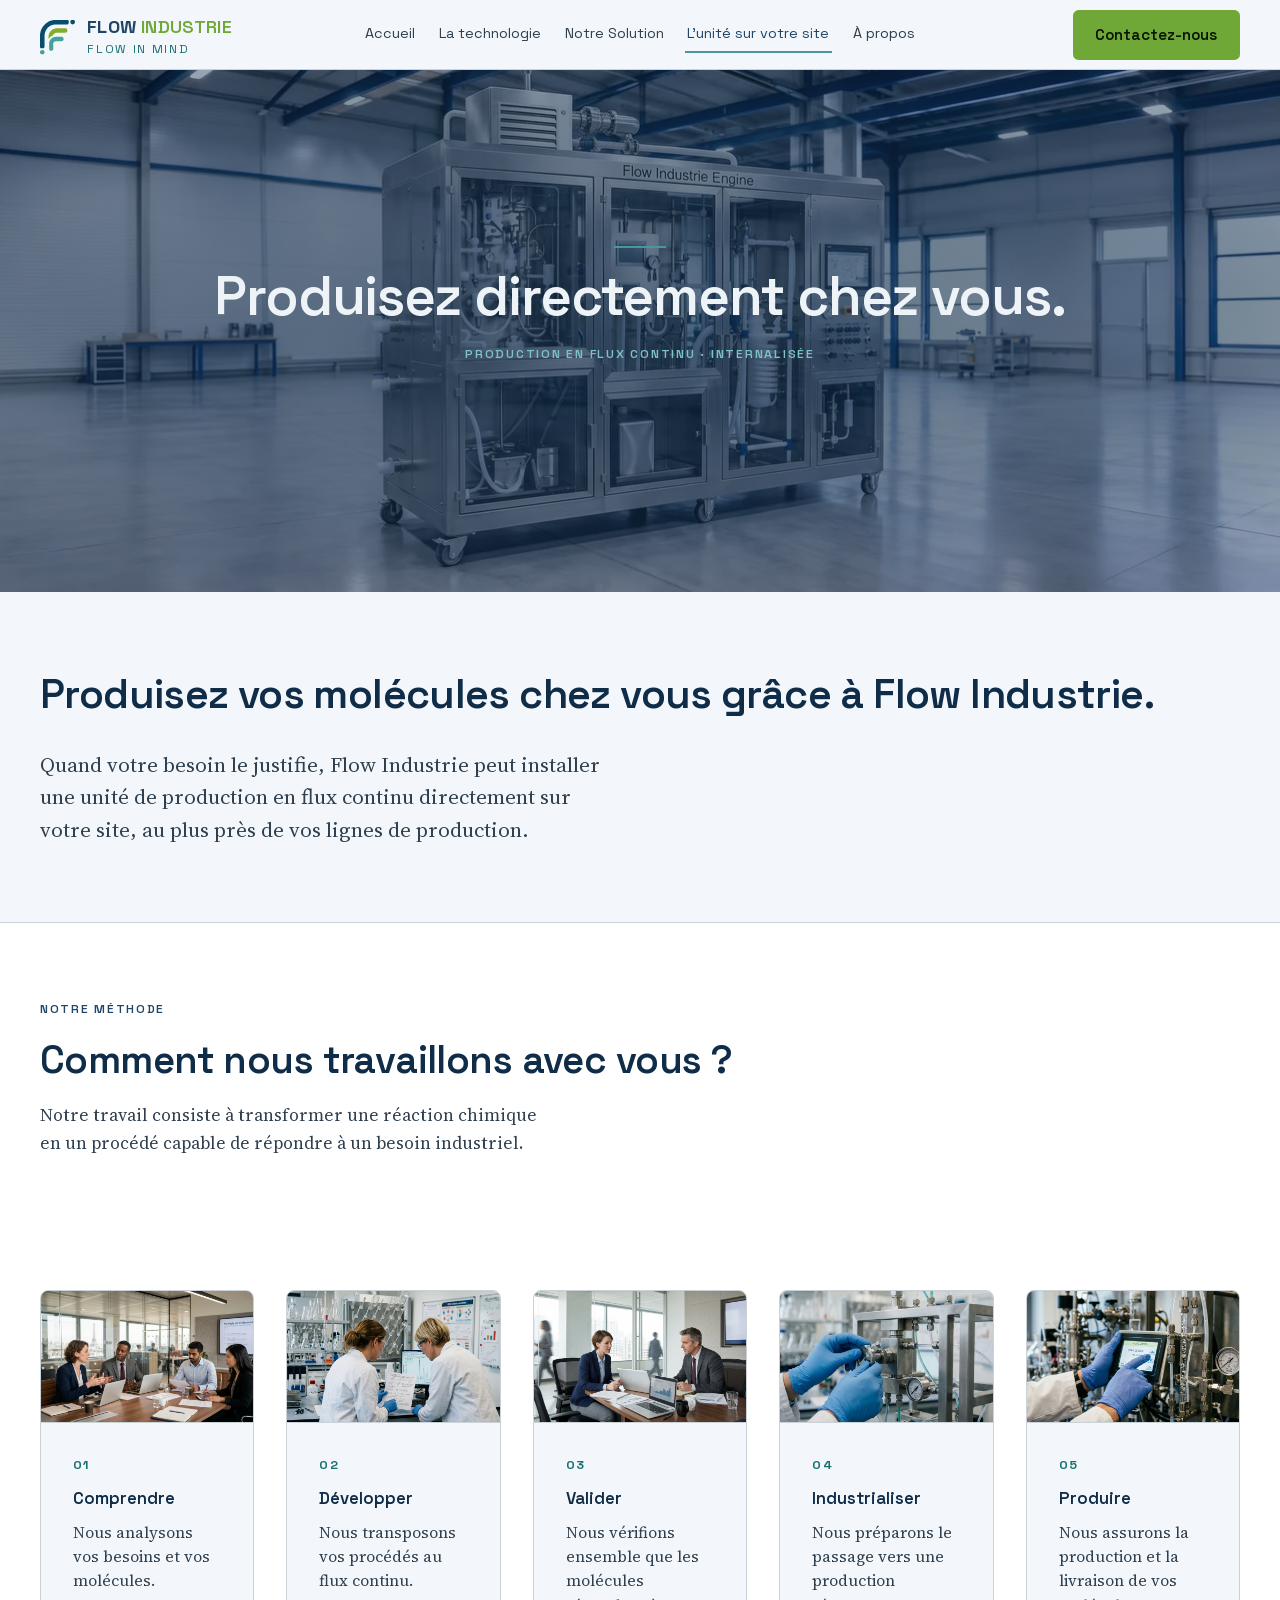
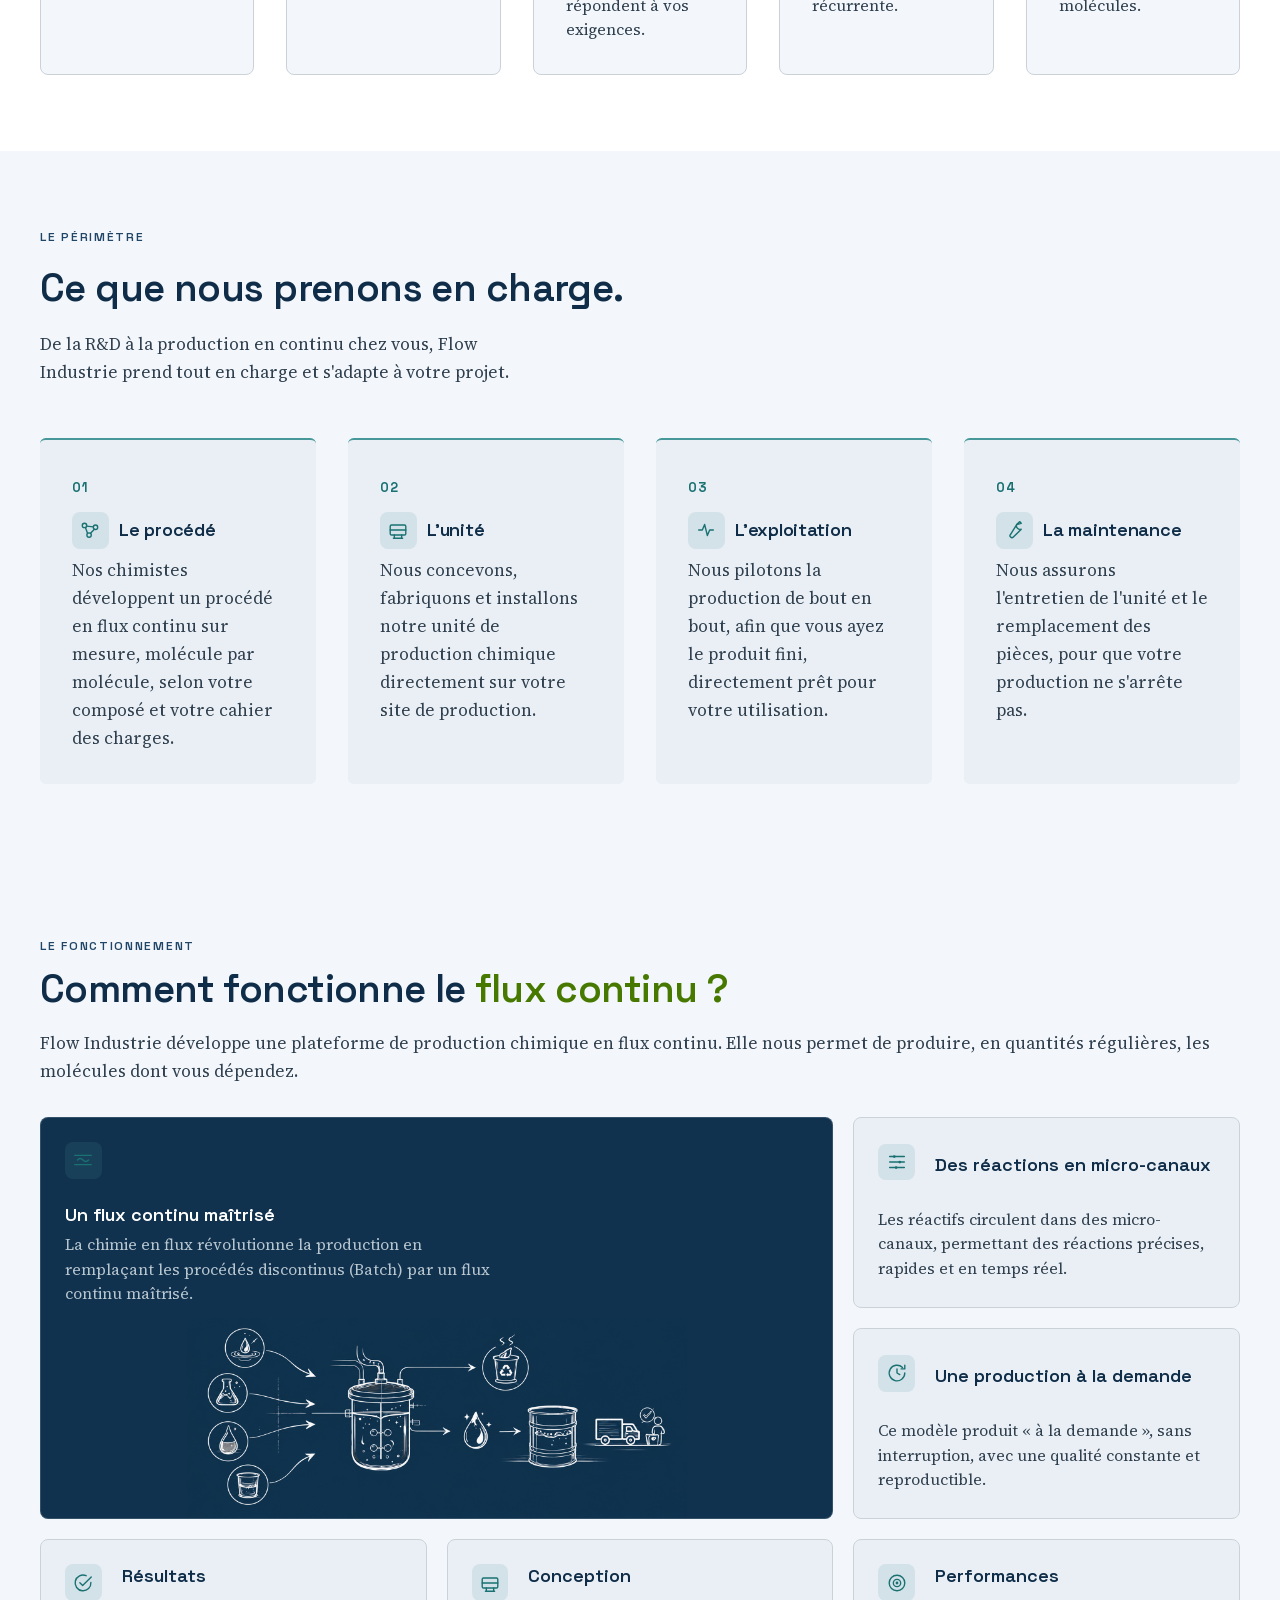
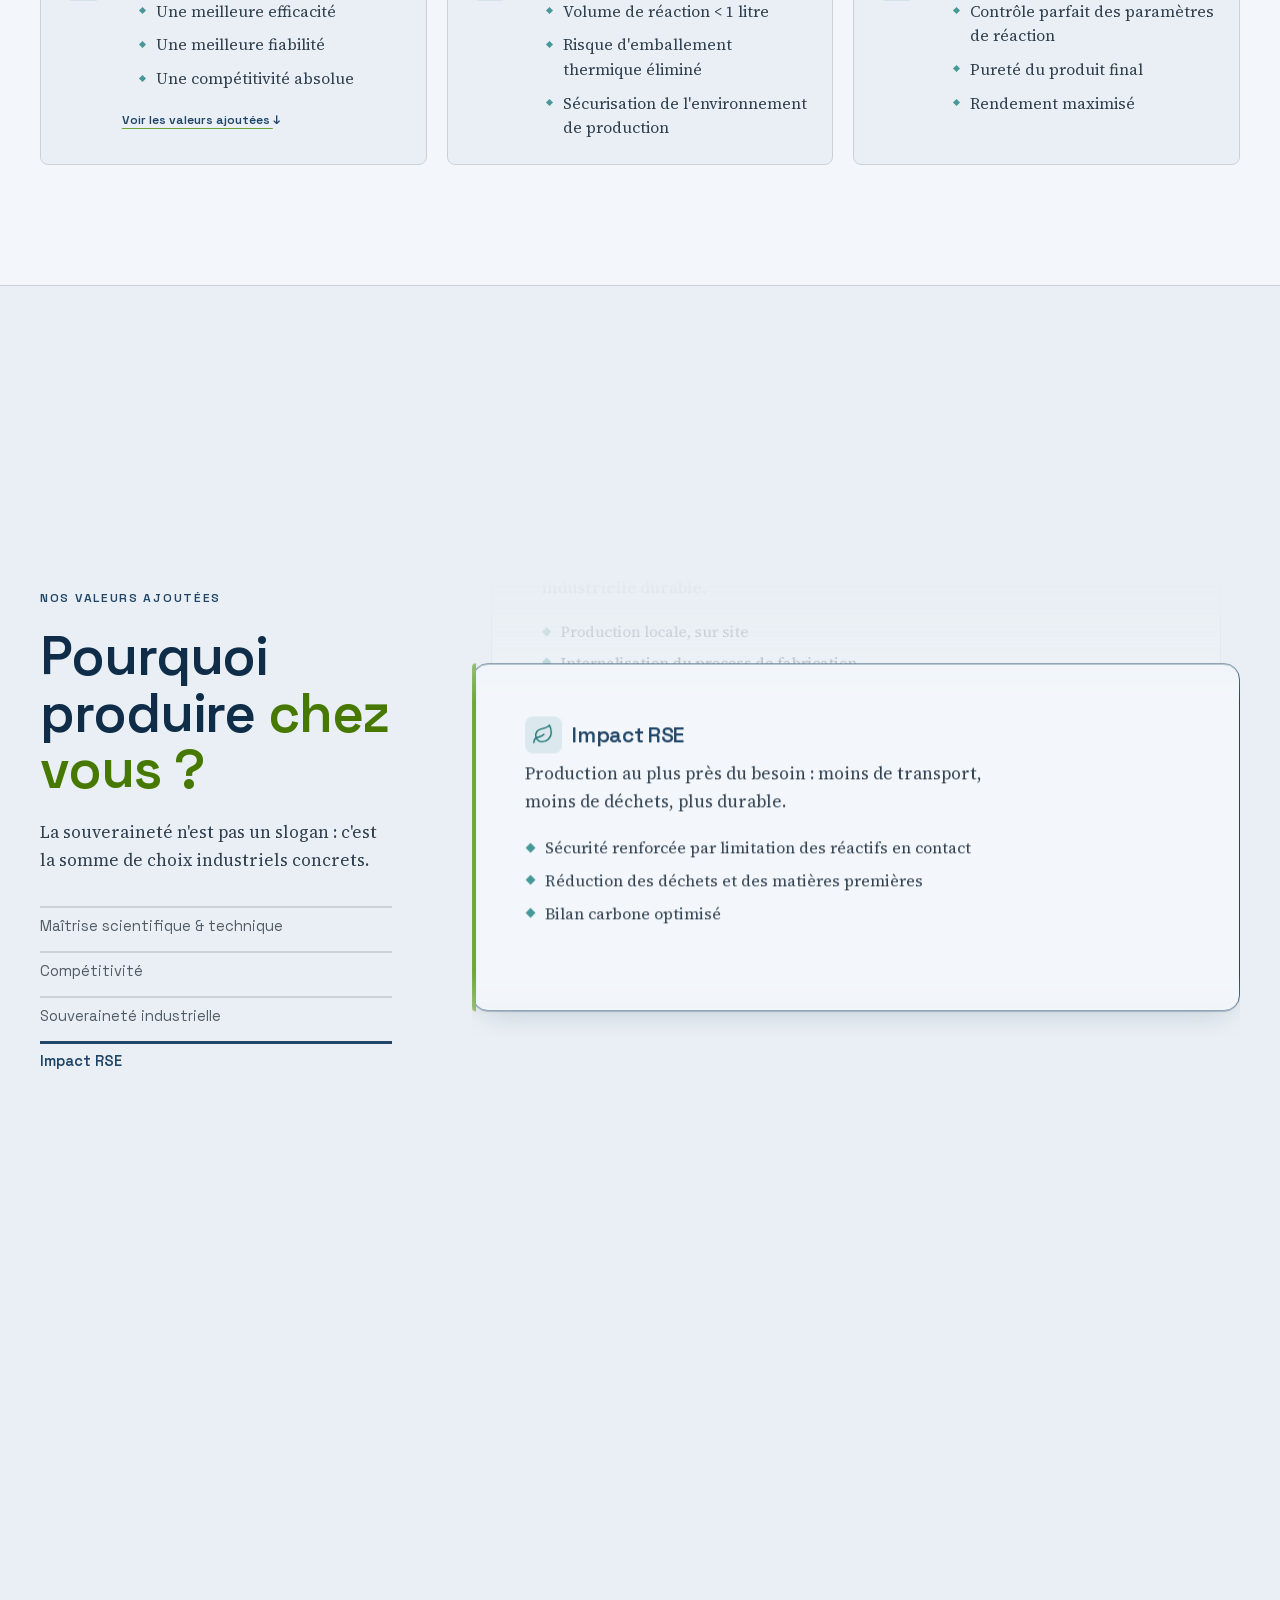
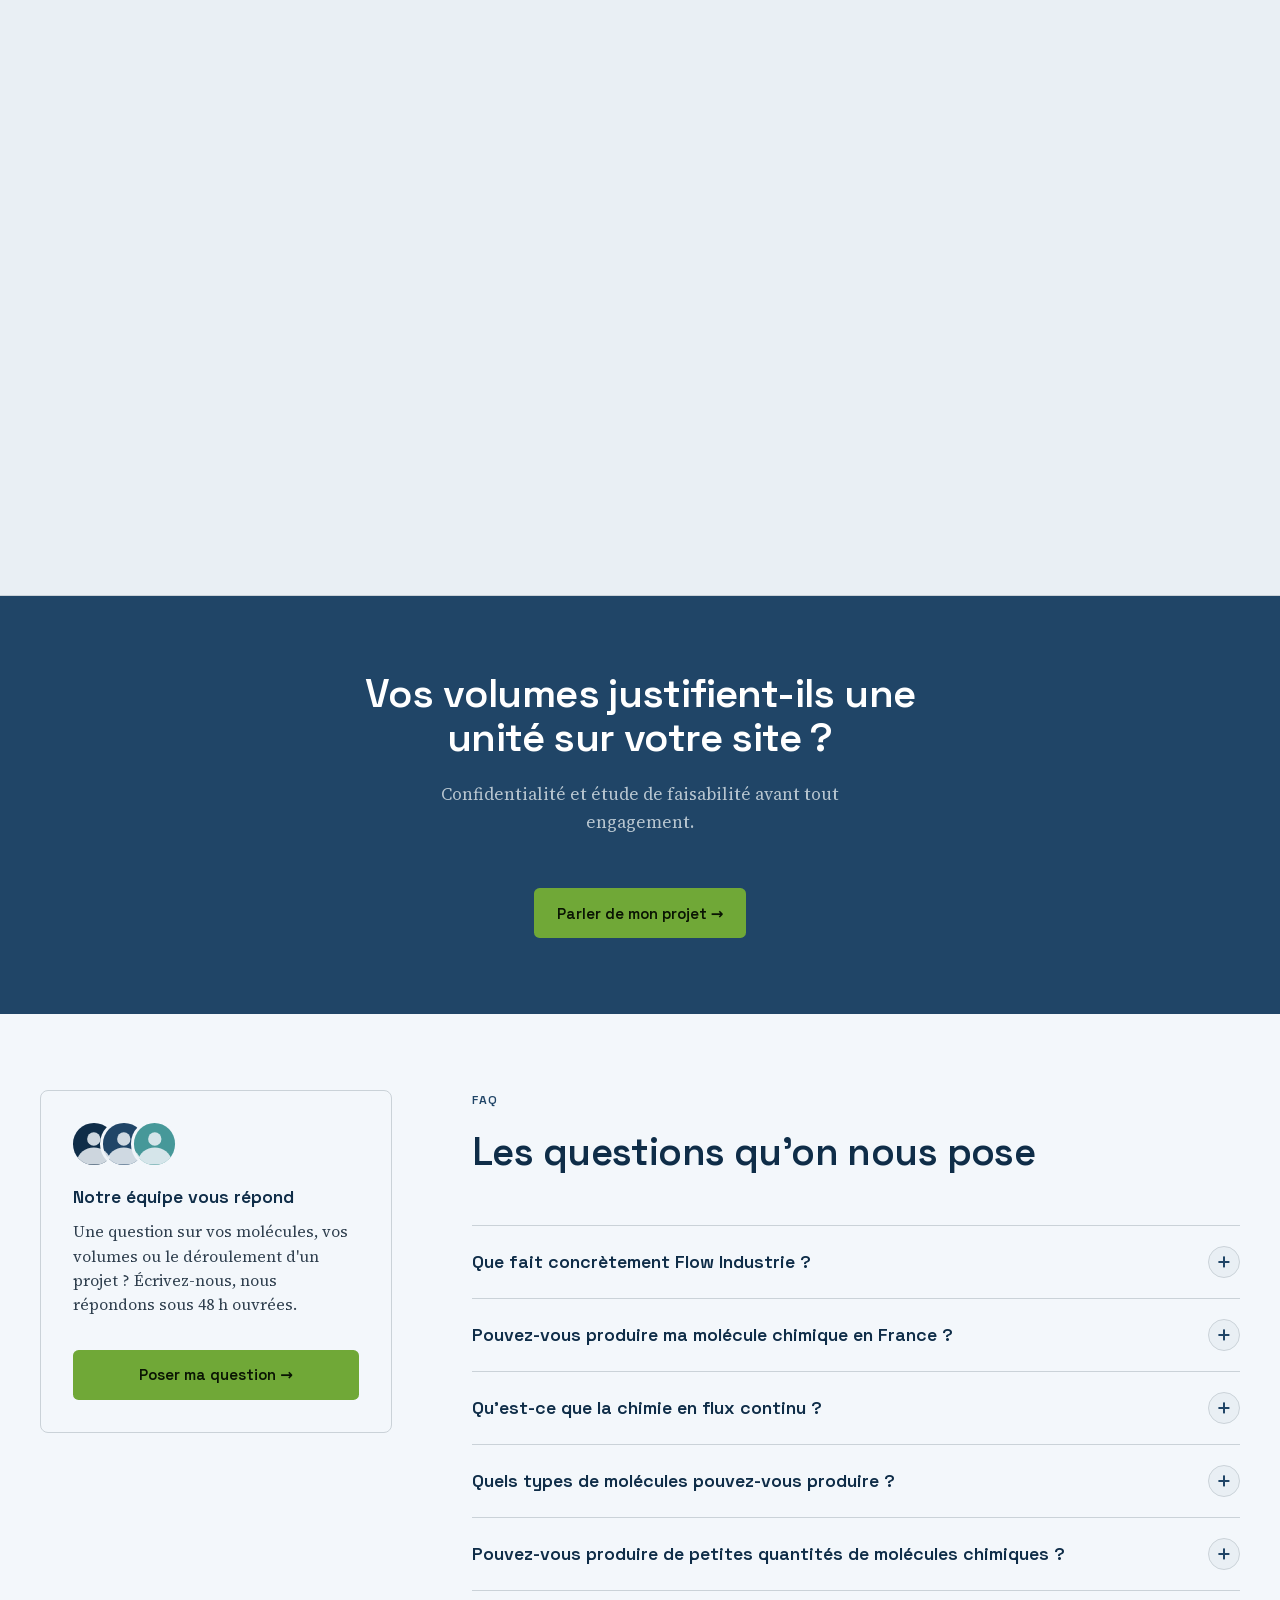
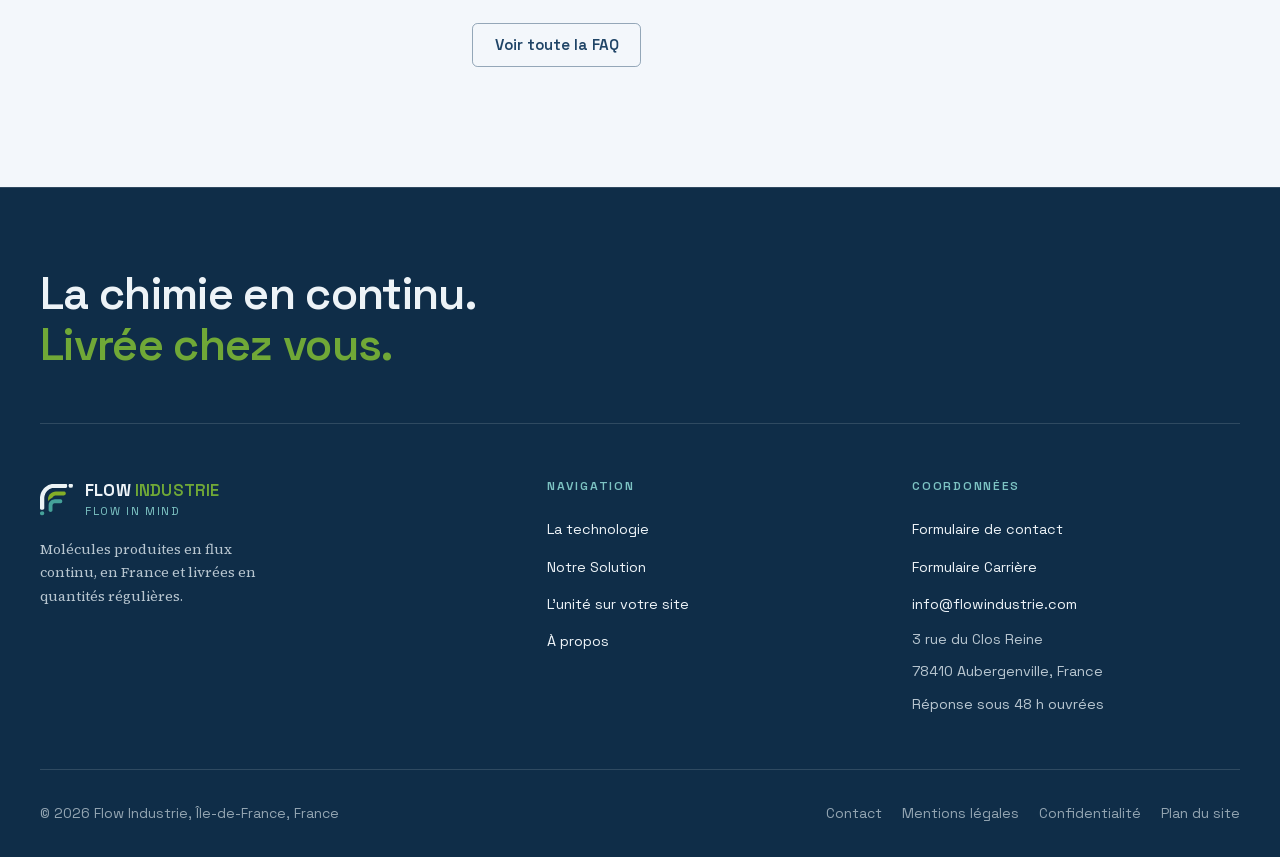
<file: unite-sur-votre-site/index.html>
<!DOCTYPE html><html lang="fr"> <head><meta name="robots" content="noindex,nofollow"><meta charset="utf-8"><meta name="viewport" content="width=device-width, initial-scale=1"><title>L&#39;unité sur votre site | Flow Industrie : production chimique sur site</title><meta name="description" content="Flow Industrie conçoit le procédé, installe l'unité de production en flux continu dans votre bâtiment et l'exploite au quotidien. Sans investissement machine."><link rel="canonical" href="https://www.flowindustrie.com/unite-sur-votre-site/"><link rel="icon" href="../favicon.svg" type="image/svg+xml"><link rel="sitemap" href="../sitemap-index.xml"><meta property="og:type" content="website"><meta property="og:locale" content="fr_FR"><meta property="og:site_name" content="Flow Industrie"><meta property="og:title" content="L'unité sur votre site | Flow Industrie : production chimique sur site"><meta property="og:description" content="Flow Industrie conçoit le procédé, installe l'unité de production en flux continu dans votre bâtiment et l'exploite au quotidien. Sans investissement machine."><meta property="og:url" content="https://www.flowindustrie.com/unite-sur-votre-site/"><meta property="og:image" content="https://www.flowindustrie.com/images/og-unite-modulaire.jpg"><meta property="og:image:width" content="1200"><meta property="og:image:height" content="630"><meta property="og:image:alt" content="Vue de conception de l'unité modulaire de production chimique en flux continu Flow Industrie."><meta name="twitter:card" content="summary_large_image"><link rel="stylesheet" href="../_astro/polices.css"><script type="application/ld+json">{"@context":"https://schema.org","@type":"Organization","name":"Flow Industrie","slogan":"Flow in Mind","description":"Flow Industrie produit vos molécules chimiques en flux continu, en France et vous livre en quantités régulières : la même molécule, sans l'import.","url":"https://www.flowindustrie.com/","logo":"https://www.flowindustrie.com/images/logo-flow-industrie.png","email":"info@flowindustrie.com","address":{"@type":"PostalAddress","streetAddress":"3 rue du Clos Reine","postalCode":"78410","addressLocality":"Aubergenville","addressRegion":"Île-de-France","addressCountry":"FR"}}</script><script type="application/ld+json">{"@context":"https://schema.org","@type":"Service","name":"Unité modulaire de production chimique en flux continu, installée et exploitée sur le site du client","serviceType":"Installation et exploitation d'une unité de production chimique en flux continu sur le site du client, sans investissement machine","provider":{"@type":"Organization","name":"Flow Industrie"},"areaServed":"FR","description":"Flow Industrie conçoit le procédé, installe l'unité de production en flux continu dans votre bâtiment et l'exploite au quotidien. Sans investissement machine."}</script><script>
      (function () {
        var racine = document.documentElement;
        if (window.matchMedia('(prefers-reduced-motion: reduce)').matches) return;
        racine.classList.add('js-mouvement');
        window.setTimeout(function () {
          if (racine.dataset.mouvement !== 'pret') racine.classList.remove('js-mouvement');
        }, 2500);
      })();
    </script><link rel="stylesheet" href="../_astro/a-propos.DqSEigQd.css">
<style>.cta-fin[data-astro-cid-ozoyvow7]{background:var(--color-petrol-deep);color:var(--color-on-dark)}.cta-fin[data-astro-cid-ozoyvow7].fond-petrol{background:var(--color-petrol)}.cta-fin[data-astro-cid-ozoyvow7] .wrap[data-astro-cid-ozoyvow7]{padding-block:var(--rythme-demi) var(--space-3xl);text-align:center}.cta-fin[data-astro-cid-ozoyvow7].suivie .wrap[data-astro-cid-ozoyvow7]{padding-bottom:var(--rythme-demi)}.cta-titre[data-astro-cid-ozoyvow7]{font-size:clamp(1.8rem,3.4vw,2.5rem);color:#fff;max-width:24ch;margin-inline:auto}.cta-texte[data-astro-cid-ozoyvow7]{margin-top:var(--space-md);color:var(--color-on-dark-2);max-width:52ch;margin-inline:auto}.cta-actions[data-astro-cid-ozoyvow7]{margin-top:var(--space-xl);display:flex;flex-wrap:wrap;align-items:center;justify-content:center;gap:var(--space-lg)}.cta-secondaire[data-astro-cid-ozoyvow7]{font-family:var(--font-display);font-weight:600;font-size:.95rem;color:var(--color-teal-clair);text-decoration-color:var(--color-accent)}
.roulette[data-astro-cid-ecwx7uhs]{display:grid;gap:var(--space-md);list-style:none}.pilier[data-astro-cid-ecwx7uhs]{position:relative;background:var(--color-paper);border:var(--rule);border-radius:var(--radius-lg);padding:var(--space-xl);transition:border-color var(--dur) var(--ease-out),box-shadow var(--dur) var(--ease-out)}@media(max-width:900px){.pilier[data-astro-cid-ecwx7uhs]{padding:var(--space-lg)}}.pilier[data-astro-cid-ecwx7uhs]:hover,.roulette[data-astro-cid-ecwx7uhs][data-pilotage]>.pilier[data-astro-cid-ecwx7uhs]:hover{border-color:var(--color-teal);box-shadow:var(--ombre-survol)}@media(prefers-reduced-motion:reduce){.pilier[data-astro-cid-ecwx7uhs]{transition:none}}.pilier[data-astro-cid-ecwx7uhs]:before{content:"";position:absolute;left:-1px;top:-1px;bottom:-1px;width:.25rem;border-radius:var(--radius-lg) 0 0 var(--radius-lg);background:transparent;transition:background-color var(--dur)}.pilier[data-astro-cid-ecwx7uhs] h3[data-astro-cid-ecwx7uhs]{font-size:var(--text-lg);color:var(--color-petrol)}.resume[data-astro-cid-ecwx7uhs]{margin-top:.4rem;font-size:var(--text-body);color:var(--color-ink-2);max-width:56ch}.points[data-astro-cid-ecwx7uhs]{margin-top:var(--space-md);display:grid;gap:.55rem;list-style:none}.points[data-astro-cid-ecwx7uhs] li[data-astro-cid-ecwx7uhs]{position:relative;padding-left:1.25rem;font-size:1rem;line-height:1.5;color:var(--color-ink-2)}.points[data-astro-cid-ecwx7uhs] li[data-astro-cid-ecwx7uhs]:before{content:"";position:absolute;left:.1rem;top:.52em;width:.4375rem;height:.4375rem;background:var(--color-teal);transform:rotate(45deg)}.roulette[data-astro-cid-ecwx7uhs][data-pilotage]{position:relative;gap:0;padding-block:5.5rem;mask-image:linear-gradient(to bottom,transparent 0,#000 24%,#000 76%,transparent 100%);-webkit-mask-image:linear-gradient(to bottom,transparent 0,#000 24%,#000 76%,transparent 100%)}.roulette[data-astro-cid-ecwx7uhs][data-pilotage]>.pilier[data-astro-cid-ecwx7uhs]{grid-area:1 / 1;--force: 0;border-color:color-mix(in oklab,var(--color-petrol) calc(var(--force) * 100%),var(--color-rule));box-shadow:0 1px 2px oklch(29% .06 248 / calc(.06 * var(--force))),0 .875rem 2rem -.75rem oklch(29% .06 248 / calc(.26 * var(--force)));will-change:transform,opacity}.roulette[data-astro-cid-ecwx7uhs][data-pilotage]>.pilier[data-astro-cid-ecwx7uhs]:before{background:var(--color-accent);opacity:var(--force);transition:none}.commandes[data-astro-cid-ecwx7uhs][hidden]{display:none}.commandes[data-astro-cid-ecwx7uhs]{margin-top:var(--space-lg);display:grid}.commande[data-astro-cid-ecwx7uhs]{width:100%;background:none;border:0;padding:0 0 .9rem;cursor:pointer;text-align:left;font-family:var(--font-display);min-height:2.75rem;display:flex;flex-direction:column;align-items:stretch;justify-content:flex-start}.commande[data-astro-cid-ecwx7uhs] .visuel[data-astro-cid-ecwx7uhs]{display:block;height:2px;background:var(--color-rule);transition:background-color var(--dur),height var(--dur),margin-bottom var(--dur)}.commande[data-astro-cid-ecwx7uhs] .etiquette[data-astro-cid-ecwx7uhs]{display:block;margin-top:.55rem;font-size:.92rem;line-height:1.35;color:var(--color-muted);transition:color var(--dur)}.commande[data-astro-cid-ecwx7uhs]:hover .visuel[data-astro-cid-ecwx7uhs]{background:var(--color-teal)}.commande[data-astro-cid-ecwx7uhs]:hover .etiquette[data-astro-cid-ecwx7uhs]{color:var(--color-ink-2)}.commande[data-astro-cid-ecwx7uhs]:focus-visible{outline:2px solid var(--color-focus);outline-offset:.25rem;border-radius:2px}.commande[data-astro-cid-ecwx7uhs]:active .visuel[data-astro-cid-ecwx7uhs]{background:var(--color-petrol)}.commande[data-astro-cid-ecwx7uhs][aria-current=true] .visuel[data-astro-cid-ecwx7uhs]{background:var(--color-petrol);height:.1875rem;margin-bottom:-1px}.commande[data-astro-cid-ecwx7uhs][aria-current=true] .etiquette[data-astro-cid-ecwx7uhs]{color:var(--color-petrol);font-weight:600}</style>
<link rel="stylesheet" href="../_astro/technologie.Ck3OoDt8.css">
<link rel="stylesheet" href="../_astro/unite-sur-votre-site.Br-lUzl_.css"><link rel="stylesheet" href="../_astro/applications.D3SaBpTM.css"><link rel="stylesheet" href="../_astro/mobile-partage.css"></head> <body> <a class="saut-contenu" href="#contenu">Aller au contenu principal</a> <header class="entete" data-astro-cid-dmqpwcec>  <!-- Niveau 2 : barre principale --> <div class="wrap barre" data-astro-cid-dmqpwcec> <a class="marque" href="../index.html" data-astro-cid-dmqpwcec>  <img class="marque-signe" src="../logo-flow-industrie.svg" alt="" width="972" height="959" data-astro-cid-dmqpwcec> <span class="marque-texte" data-astro-cid-dmqpwcec> <span class="marque-nom" data-astro-cid-dmqpwcec><b data-astro-cid-dmqpwcec>FLOW</b> <span data-astro-cid-dmqpwcec>INDUSTRIE</span></span> <span class="marque-baseline" data-astro-cid-dmqpwcec>Flow in Mind</span> </span> </a> <nav class="liens" id="menu-principal" aria-label="Navigation principale" data-astro-cid-dmqpwcec> <a href="../index.html" data-astro-cid-dmqpwcec> Accueil </a><a href="../technologie/index.html" data-astro-cid-dmqpwcec> La technologie </a><a href="../applications/index.html" data-astro-cid-dmqpwcec> Notre Solution </a><a href="../unite-sur-votre-site/index.html" aria-current="page" data-astro-cid-dmqpwcec> L&#39;unité sur votre site </a><a href="../a-propos/index.html" data-astro-cid-dmqpwcec> À propos </a> <a class="btn btn-accent cta-menu" href="../contact/index.html" data-astro-cid-dmqpwcec>Contactez-nous</a> </nav> <div class="actions-entete" data-astro-cid-dmqpwcec><a class="btn btn-accent cta-entete" href="../contact/index.html" data-astro-cid-dmqpwcec>Contactez-nous</a><button type="button" class="bouton-menu" id="bouton-menu" aria-controls="menu-principal" aria-expanded="false" data-astro-cid-dmqpwcec><span class="barres-menu" aria-hidden="true" data-astro-cid-dmqpwcec><span data-astro-cid-dmqpwcec></span><span data-astro-cid-dmqpwcec></span><span data-astro-cid-dmqpwcec></span></span>Menu</button></div> </div> </header>  <script type="module">const t=document.querySelector(".entete");if(t){let s=null;const l=()=>{const e=window.scrollY>8;e!==s&&(s=e,e?t.dataset.defile="":delete t.dataset.defile)};window.addEventListener("scroll",l,{passive:!0}),l()}</script> <main id="contenu"> <section class="hero" data-astro-cid-t6vnkbpi> <div class="banniere" data-astro-cid-t6vnkbpi>  <img src="../_astro/unite-modulaire-atelier.CJjKLDbx_2ttERb.webp" srcset="../_astro/unite-modulaire-atelier.CJjKLDbx_Za3BDJ.webp 900w, ../_astro/unite-modulaire-atelier.CJjKLDbx_Z1Pn3mb.webp 1100w, ../_astro/unite-modulaire-atelier.CJjKLDbx_Z1HR53R.webp 1440w, ../_astro/unite-modulaire-atelier.CJjKLDbx_2ttERb.webp 2081w" alt="L'unité modulaire de production chimique en flux continu de Flow Industrie, montée sur roulettes dans un hall industriel : caissons vitrés, instrumentation et pupitre de commande." sizes="(max-width: 1100px) 1100px, 100vw" loading="eager" fetchpriority="high" data-astro-cid-t6vnkbpi="true" decoding="async" width="2081" height="756" class="banniere-image"> <div class="banniere-voile" aria-hidden="true" data-astro-cid-t6vnkbpi></div>  <div class="wrap banniere-texte" data-astro-cid-t6vnkbpi> <span class="banniere-filet" data-anim="trace" data-astro-cid-t6vnkbpi></span> <p class="banniere-titre" data-anim="monte" data-retard="1" data-astro-cid-t6vnkbpi>Produisez directement chez vous.</p> <p class="banniere-sous-titre" data-anim="monte" data-retard="2" data-astro-cid-t6vnkbpi>Production en flux continu · Internalisée</p> </div> </div> <div class="wrap hero-texte" data-anim-groupe="monte" data-astro-cid-t6vnkbpi>  <h1 data-astro-cid-t6vnkbpi>Produisez vos molécules chez vous grâce à Flow Industrie.</h1>  <p class="hero-chapo" data-astro-cid-t6vnkbpi>
Quand votre besoin le justifie, Flow Industrie peut installer une
        unité de production en flux continu directement sur votre site, au plus près de vos
        lignes de production.
</p> </div> </section> <section class="procede" aria-labelledby="titre-procede" data-astro-cid-t6vnkbpi> <div class="wrap" data-astro-cid-t6vnkbpi> <div class="entete-simple" data-anim-groupe="monte" data-astro-cid-t6vnkbpi> <p class="surtitre-section" data-astro-cid-t6vnkbpi>Notre méthode</p> <h2 class="titre-section" id="titre-procede" data-astro-cid-t6vnkbpi>Comment nous travaillons avec vous&nbsp;?</h2> <p class="chapo" data-astro-cid-t6vnkbpi>Notre travail consiste à transformer une réaction chimique en un procédé capable de répondre à un besoin industriel.</p> </div> <div class="trajet-rouleau" data-trajet data-trajet-boucle><ol class="trajet trajet-cinq" data-anim-groupe="carte" data-astro-cid-j7pv25f6> <li data-astro-cid-j7pv25f6><div class="trajet-image" aria-hidden="true" data-astro-cid-j7pv25f6><img src="../images/methode/methode-1-comprendre.jpg" alt="Quatre personnes autour d'une table de reunion dans un bureau vitre, un ecran de presentation au fond." loading="lazy" decoding="async" width="760" height="475" data-photo-methode data-astro-cid-j7pv25f6><svg class="glyphe" viewBox="0 0 24 24" width="52" height="52" fill="none" stroke="currentColor" stroke-width="1.5" stroke-linecap="round" stroke-linejoin="round" data-astro-cid-j7pv25f6><circle cx="10.5" cy="10.5" r="6.5"/><path d="M15.4 15.4 21 21"/></svg></div><div class="trajet-corps" data-astro-cid-j7pv25f6> <p class="trajet-rang" data-astro-cid-j7pv25f6>01</p> <p class="trajet-titre" data-astro-cid-j7pv25f6>Comprendre</p> <p class="trajet-texte" data-astro-cid-j7pv25f6>Nous analysons vos besoins et vos molécules.</p> </div></li> <li data-astro-cid-j7pv25f6><div class="trajet-image" aria-hidden="true" data-astro-cid-j7pv25f6><img src="../images/methode/methode-2-developper.jpg" alt="Deux chimistes en blouse, de dos, examinent une feuille de synthese devant un ecran d'analyse." loading="lazy" decoding="async" width="760" height="475" data-photo-methode data-astro-cid-j7pv25f6><svg class="glyphe" viewBox="0 0 24 24" width="52" height="52" fill="none" stroke="currentColor" stroke-width="1.5" stroke-linecap="round" stroke-linejoin="round" data-astro-cid-j7pv25f6><path d="M9.5 3h5v5.2l4.2 8.6a2 2 0 0 1-1.8 2.9H7.1a2 2 0 0 1-1.8-2.9l4.2-8.6Z"/><path d="M8 14h8"/></svg></div><div class="trajet-corps" data-astro-cid-j7pv25f6> <p class="trajet-rang" data-astro-cid-j7pv25f6>02</p> <p class="trajet-titre" data-astro-cid-j7pv25f6>Développer</p> <p class="trajet-texte" data-astro-cid-j7pv25f6>Nous transposons vos procédés au flux continu.</p> </div></li> <li data-astro-cid-j7pv25f6><div class="trajet-image" aria-hidden="true" data-astro-cid-j7pv25f6><img src="../images/methode/methode-3-valider.jpg" alt="Deux personnes en reunion de travail devant des ordinateurs portables, dans un bureau vitre." loading="lazy" decoding="async" width="760" height="475" data-photo-methode data-astro-cid-j7pv25f6><svg class="glyphe" viewBox="0 0 24 24" width="52" height="52" fill="none" stroke="currentColor" stroke-width="1.5" stroke-linecap="round" stroke-linejoin="round" data-astro-cid-j7pv25f6><path d="M12 2.8 4.5 6v6c0 4.4 3.1 8.2 7.5 9.2 4.4-1 7.5-4.8 7.5-9.2V6Z"/><path d="m9 12 2.2 2.2L15.4 10"/></svg></div><div class="trajet-corps" data-astro-cid-j7pv25f6> <p class="trajet-rang" data-astro-cid-j7pv25f6>03</p> <p class="trajet-titre" data-astro-cid-j7pv25f6>Valider</p> <p class="trajet-texte" data-astro-cid-j7pv25f6>Nous vérifions ensemble que les molécules répondent à vos exigences.</p> </div></li> <li data-astro-cid-j7pv25f6><div class="trajet-image" aria-hidden="true" data-astro-cid-j7pv25f6><img src="../images/methode/methode-4-industrialiser.jpg" alt="Mains gantees reglant un raccord en inox sur un module de reaction en flux continu." loading="lazy" decoding="async" width="760" height="475" data-photo-methode data-astro-cid-j7pv25f6><svg class="glyphe" viewBox="0 0 24 24" width="52" height="52" fill="none" stroke="currentColor" stroke-width="1.5" stroke-linecap="round" stroke-linejoin="round" data-astro-cid-j7pv25f6><path d="M9.5 4H4v5.5"/><path d="m4 4 6.5 6.5"/><path d="M14.5 20H20v-5.5"/><path d="m20 20-6.5-6.5"/></svg></div><div class="trajet-corps" data-astro-cid-j7pv25f6> <p class="trajet-rang" data-astro-cid-j7pv25f6>04</p> <p class="trajet-titre" data-astro-cid-j7pv25f6>Industrialiser</p> <p class="trajet-texte" data-astro-cid-j7pv25f6>Nous préparons le passage vers une production récurrente.</p> </div></li> <li data-astro-cid-j7pv25f6><div class="trajet-image" aria-hidden="true" data-astro-cid-j7pv25f6><img src="../images/methode/methode-5-produire.jpg" alt="Main gantee sur l'ecran de commande d'une unite en flux continu, qui affiche le debit de flux." loading="lazy" decoding="async" width="760" height="475" data-photo-methode data-astro-cid-j7pv25f6><svg class="glyphe" viewBox="0 0 24 24" width="52" height="52" fill="none" stroke="currentColor" stroke-width="1.5" stroke-linecap="round" stroke-linejoin="round" data-astro-cid-j7pv25f6><path d="M3.5 19.5V9.5l5.5 3.2V9.5l5.5 3.2V6l6 3.6v9.9"/><path d="M2.5 19.5h19"/></svg></div><div class="trajet-corps" data-astro-cid-j7pv25f6> <p class="trajet-rang" data-astro-cid-j7pv25f6>05</p> <p class="trajet-titre" data-astro-cid-j7pv25f6>Produire</p> <p class="trajet-texte" data-astro-cid-j7pv25f6>Nous assurons la production et la livraison de vos molécules.</p> </div></li> </ol><div class="trajet-commandes"><button type="button" class="trajet-fleche" data-trajet-prec aria-label="Étape précédente"><svg viewBox="0 0 24 24" width="18" height="18" fill="none" stroke="currentColor" stroke-width="2" stroke-linecap="round" stroke-linejoin="round" aria-hidden="true"><path d="M15 5 8 12l7 7"/></svg></button><p class="rouleau-rang" aria-live="polite"><span data-trajet-rang>1</span>&#8201;/&#8201;<span data-trajet-total>5</span></p><button type="button" class="trajet-fleche" data-trajet-suiv aria-label="Étape suivante"><svg viewBox="0 0 24 24" width="18" height="18" fill="none" stroke="currentColor" stroke-width="2" stroke-linecap="round" stroke-linejoin="round" aria-hidden="true"><path d="m9 5 7 7-7 7"/></svg></button></div></div> </div> </section>            <section class="perimetre" aria-labelledby="titre-perimetre" data-astro-cid-t6vnkbpi> <div class="wrap" data-astro-cid-t6vnkbpi> <div class="entete-simple" data-anim-groupe="monte" data-astro-cid-t6vnkbpi> <p class="surtitre-section" data-astro-cid-t6vnkbpi>Le périmètre</p> <h2 class="titre-section" id="titre-perimetre" data-astro-cid-t6vnkbpi>Ce que nous prenons en charge.</h2> <p class="chapo" data-astro-cid-t6vnkbpi>De la R&amp;D à la production en continu chez vous, Flow Industrie prend tout en charge et s'adapte à votre projet.</p> </div> <ol class="grille-perimetre" data-anim-groupe="carte" data-astro-cid-t6vnkbpi> <li class="bloc-perimetre survol-carte" data-astro-cid-t6vnkbpi>  <span class="bloc-rang" aria-hidden="true" data-astro-cid-t6vnkbpi>01</span> <h3 class="avec-icone" data-astro-cid-t6vnkbpi><span class="icone-bloc" aria-hidden="true" data-astro-cid-t6vnkbpi><svg class="glyphe" viewBox="0 0 24 24" width="22" height="22" fill="none" stroke="currentColor" stroke-width="1.5" stroke-linecap="round" stroke-linejoin="round" data-astro-cid-t6vnkbpi><circle cx="6" cy="7" r="2.4"/><circle cx="18" cy="9" r="2.4"/><circle cx="11" cy="17.5" r="2.4"/><path d="M8.2 7.7 15.7 8.6M16.8 11.2l-4.2 4.3M9.3 15.6 7 9.3"/></svg></span>Le procédé</h3> <p data-astro-cid-t6vnkbpi>Nos chimistes développent un procédé en flux continu sur mesure, molécule par molécule, selon votre composé et votre cahier des charges.</p> </li><li class="bloc-perimetre survol-carte" data-astro-cid-t6vnkbpi>  <span class="bloc-rang" aria-hidden="true" data-astro-cid-t6vnkbpi>02</span> <h3 class="avec-icone" data-astro-cid-t6vnkbpi><span class="icone-bloc" aria-hidden="true" data-astro-cid-t6vnkbpi><svg class="glyphe" viewBox="0 0 24 24" width="22" height="22" fill="none" stroke="currentColor" stroke-width="1.5" stroke-linecap="round" stroke-linejoin="round" data-astro-cid-t6vnkbpi><rect x="3.5" y="6.5" width="17" height="11" rx="1.5"/><path d="M3.5 12h17M8 17.5V21M16 17.5V21M7 21h10"/></svg></span>L&#39;unité</h3> <p data-astro-cid-t6vnkbpi>Nous concevons, fabriquons et installons notre unité de production chimique directement sur votre site de production.</p> </li><li class="bloc-perimetre survol-carte" data-astro-cid-t6vnkbpi>  <span class="bloc-rang" aria-hidden="true" data-astro-cid-t6vnkbpi>03</span> <h3 class="avec-icone" data-astro-cid-t6vnkbpi><span class="icone-bloc" aria-hidden="true" data-astro-cid-t6vnkbpi><svg class="glyphe" viewBox="0 0 24 24" width="22" height="22" fill="none" stroke="currentColor" stroke-width="1.5" stroke-linecap="round" stroke-linejoin="round" data-astro-cid-t6vnkbpi><path d="M4 12h4l2.5-6 3 12 2.5-6h4"/></svg></span>L&#39;exploitation</h3> <p data-astro-cid-t6vnkbpi>Nous pilotons la production de bout en bout, afin que vous ayez le produit fini, directement prêt pour votre utilisation.</p> </li><li class="bloc-perimetre survol-carte" data-astro-cid-t6vnkbpi>  <span class="bloc-rang" aria-hidden="true" data-astro-cid-t6vnkbpi>04</span> <h3 class="avec-icone" data-astro-cid-t6vnkbpi><span class="icone-bloc" aria-hidden="true" data-astro-cid-t6vnkbpi><svg class="glyphe" viewBox="0 0 24 24" width="22" height="22" fill="none" stroke="currentColor" stroke-width="1.5" stroke-linecap="round" stroke-linejoin="round" data-astro-cid-t6vnkbpi><path d="M14.9 6.1a3.9 3.9 0 0 0 5 5l-8.6 8.6a2.1 2.1 0 0 1-3-3Z"/><path d="m14.9 6.1 3.2-3.2a5.6 5.6 0 0 1 1.8 1.8Z"/></svg></span>La maintenance</h3> <p data-astro-cid-t6vnkbpi>Nous assurons l&#39;entretien de l&#39;unité et le remplacement des pièces, pour que votre production ne s&#39;arrête pas.</p> </li> </ol> </div> </section>    <section class="marche" id="comment-ca-marche" aria-labelledby="titre-marche" data-astro-cid-tbycxezx> <div class="wrap" data-astro-cid-tbycxezx> <p class="surtitre" data-anim="monte" data-astro-cid-tbycxezx>Le fonctionnement</p> <div class="tete" data-anim-groupe="monte" data-astro-cid-tbycxezx><h2 id="titre-marche" data-astro-cid-tbycxezx>Comment fonctionne le <em class="vert" data-astro-cid-tbycxezx>flux continu&nbsp;?</em></h2></div><p class="marche-chapo" data-astro-cid-tbycxezx>
Flow Industrie développe une plateforme de production chimique en flux continu.
        Elle nous permet de produire, en quantités régulières, les molécules dont
        vous dépendez.
</p>  <div class="bento" data-anim-groupe="carte" data-astro-cid-tbycxezx>  <article class="tuile tuile-schema" data-astro-cid-tbycxezx> <span class="icone-bloc" aria-hidden="true" data-astro-cid-tbycxezx><svg class="glyphe" viewBox="0 0 24 24" width="22" height="22" fill="none" stroke="currentColor" stroke-width="1.5" stroke-linecap="round" stroke-linejoin="round" data-astro-cid-tbycxezx><path d="M3 7h18M3 17h18" data-astro-cid-tbycxezx></path> <path d="M6 12c2-2.2 4-2.2 6 0s4 2.2 6 0" data-astro-cid-tbycxezx></path></svg></span> <div class="corps" data-astro-cid-tbycxezx> <h3 data-astro-cid-tbycxezx>Un flux continu maîtrisé</h3> <p data-astro-cid-tbycxezx>
La chimie en flux révolutionne la production en remplaçant les procédés discontinus (Batch)
            par un flux continu maîtrisé.
</p> </div> <figure data-astro-cid-tbycxezx> <img src="../images/schema-procede-flux-continu.jpg" alt="Schéma du procédé : quatre réactifs entrent dans le réacteur ; en sortent d'un côté les déchets à retraiter, de l'autre le produit purifié, conditionné en fût puis livré." width="1600" height="640" loading="lazy" decoding="async" data-astro-cid-tbycxezx> </figure> </article> <article class="tuile tuile-a" data-astro-cid-tbycxezx> <span class="icone-bloc" aria-hidden="true" data-astro-cid-tbycxezx><svg class="glyphe" viewBox="0 0 24 24" width="22" height="22" fill="none" stroke="currentColor" stroke-width="1.5" stroke-linecap="round" stroke-linejoin="round" data-astro-cid-tbycxezx><path d="M4 6h16M4 12h16M4 18h16" data-astro-cid-tbycxezx></path> <circle cx="9" cy="6" r="1.5" fill="currentColor" stroke="none" data-astro-cid-tbycxezx></circle> <circle cx="15" cy="12" r="1.5" fill="currentColor" stroke="none" data-astro-cid-tbycxezx></circle> <circle cx="11" cy="18" r="1.5" fill="currentColor" stroke="none" data-astro-cid-tbycxezx></circle></svg></span> <div class="corps" data-astro-cid-tbycxezx> <h3 data-astro-cid-tbycxezx>Des réactions en micro-canaux</h3>  <p data-astro-cid-tbycxezx>
Les réactifs circulent dans des micro-canaux, permettant des réactions précises,
            rapides et en temps réel. </p> </div> </article> <article class="tuile tuile-b" data-astro-cid-tbycxezx> <span class="icone-bloc" aria-hidden="true" data-astro-cid-tbycxezx><svg class="glyphe" viewBox="0 0 24 24" width="22" height="22" fill="none" stroke="currentColor" stroke-width="1.5" stroke-linecap="round" stroke-linejoin="round" data-astro-cid-tbycxezx><path d="M20.5 12a8.5 8.5 0 1 1-2.5-6" data-astro-cid-tbycxezx></path> <path d="M20.5 3.5v4h-4" data-astro-cid-tbycxezx></path> <path d="M12 7.5V12l3 1.8" data-astro-cid-tbycxezx></path></svg></span> <div class="corps" data-astro-cid-tbycxezx> <h3 data-astro-cid-tbycxezx>Une production à la demande</h3> <p data-astro-cid-tbycxezx>
Ce modèle produit «&nbsp;à la demande&nbsp;», sans interruption, avec une qualité
            constante et reproductible.
</p> </div> </article>  <article class="tuile tuile-spec tuile-c" data-astro-cid-tbycxezx><span class="icone-bloc" aria-hidden="true" data-astro-cid-tbycxezx><svg class="glyphe" viewBox="0 0 24 24" width="22" height="22" fill="none" stroke="currentColor" stroke-width="1.5" stroke-linecap="round" stroke-linejoin="round" data-astro-cid-tbycxezx><path d="M20.6 11.3A8.6 8.6 0 1 1 15.4 4" data-astro-cid-tbycxezx></path> <path d="M8.6 11.8l3 3L21 5.4" data-astro-cid-tbycxezx></path></svg></span><div data-astro-cid-tbycxezx><p class="libelle" data-astro-cid-tbycxezx>Résultats</p><ul data-astro-cid-tbycxezx><li data-astro-cid-tbycxezx>Une meilleure efficacité</li><li data-astro-cid-tbycxezx>Une meilleure fiabilité</li><li data-astro-cid-tbycxezx>Une compétitivité absolue</li></ul><p class="conclusion" data-astro-cid-tbycxezx><a class="lien-tuile lien-appui" data-sens="bas" href="#valeurs-ajoutees" data-astro-cid-tbycxezx>Voir les valeurs ajoutées&nbsp;<span aria-hidden="true" data-astro-cid-tbycxezx>↓</span></a></p></div></article>  <article class="tuile tuile-spec" data-astro-cid-tbycxezx> <span class="icone-bloc" aria-hidden="true" data-astro-cid-tbycxezx><svg class="glyphe" viewBox="0 0 24 24" width="22" height="22" fill="none" stroke="currentColor" stroke-width="1.5" stroke-linecap="round" stroke-linejoin="round" data-astro-cid-tbycxezx><rect x="3.5" y="6.5" width="17" height="11" rx="1.5"/><path d="M3.5 12h17M8 17.5V21M16 17.5V21M7 21h10"/></svg></span> <div data-astro-cid-tbycxezx> <p class="libelle" data-astro-cid-tbycxezx>Conception</p> <ul data-astro-cid-tbycxezx> <li data-astro-cid-tbycxezx>Volume de réaction &lt; 1 litre</li> <li data-astro-cid-tbycxezx>Risque d'emballement thermique éliminé</li> <li data-astro-cid-tbycxezx>Sécurisation de l'environnement de production</li> </ul> </div> </article> <article class="tuile tuile-spec" data-astro-cid-tbycxezx> <span class="icone-bloc" aria-hidden="true" data-astro-cid-tbycxezx><svg class="glyphe" viewBox="0 0 24 24" width="22" height="22" fill="none" stroke="currentColor" stroke-width="1.5" stroke-linecap="round" stroke-linejoin="round" data-astro-cid-tbycxezx><circle cx="12" cy="12" r="8.5"/><circle cx="12" cy="12" r="4"/><circle cx="12" cy="12" r=".8" fill="currentColor"/></svg></span> <div data-astro-cid-tbycxezx> <p class="libelle" data-astro-cid-tbycxezx>Performances</p> <ul data-astro-cid-tbycxezx> <li data-astro-cid-tbycxezx>Contrôle parfait des paramètres de réaction</li> <li data-astro-cid-tbycxezx>Pureté du produit final</li> <li data-astro-cid-tbycxezx>Rendement maximisé</li> </ul> </div> </article> </div> </div> </section>    <section class="split-piliers" id="valeurs-ajoutees" data-astro-cid-t6vnkbpi> <div class="piste" data-piste data-astro-cid-t6vnkbpi> <div class="wrap ecran" data-astro-cid-t6vnkbpi>  <div class="colonne-cadre" data-anim-groupe="monte" data-astro-cid-ecwx7uhs> <p class="surtitre-section" data-astro-cid-t6vnkbpi>Nos valeurs ajoutées</p> <h2 class="titre-section" data-astro-cid-t6vnkbpi>Pourquoi produire <em class="vert" data-astro-cid-t6vnkbpi>chez vous&nbsp;?</em></h2> <p class="chapo" data-astro-cid-t6vnkbpi>La souveraineté n'est pas un slogan : c'est la somme de choix industriels concrets.</p>   <div class="commandes" role="group" aria-label="Choisir un pilier" hidden data-commandes data-astro-cid-ecwx7uhs> <button type="button" class="commande" data-astro-cid-ecwx7uhs> <span class="visuel" aria-hidden="true" data-astro-cid-ecwx7uhs></span> <span class="etiquette" data-astro-cid-ecwx7uhs>Maîtrise scientifique &amp; technique</span> </button><button type="button" class="commande" data-astro-cid-ecwx7uhs> <span class="visuel" aria-hidden="true" data-astro-cid-ecwx7uhs></span> <span class="etiquette" data-astro-cid-ecwx7uhs>Compétitivité</span> </button><button type="button" class="commande" data-astro-cid-ecwx7uhs> <span class="visuel" aria-hidden="true" data-astro-cid-ecwx7uhs></span> <span class="etiquette" data-astro-cid-ecwx7uhs>Souveraineté industrielle</span> </button><button type="button" class="commande" data-astro-cid-ecwx7uhs> <span class="visuel" aria-hidden="true" data-astro-cid-ecwx7uhs></span> <span class="etiquette" data-astro-cid-ecwx7uhs>Impact RSE</span> </button> </div> </div> <ul class="roulette" data-roulette data-astro-cid-ecwx7uhs> <li class="pilier" data-astro-cid-ecwx7uhs> <h3 class="avec-icone" data-astro-cid-ecwx7uhs><span class="icone-bloc" aria-hidden="true" data-astro-cid-ecwx7uhs><svg class="glyphe" viewBox="0 0 24 24" width="22" height="22" fill="none" stroke="currentColor" stroke-width="1.5" stroke-linecap="round" stroke-linejoin="round" data-astro-cid-ecwx7uhs><circle cx="6" cy="7" r="2.4"/><circle cx="18" cy="9" r="2.4"/><circle cx="11" cy="17.5" r="2.4"/><path d="M8.2 7.7 15.7 8.6M16.8 11.2l-4.2 4.3M9.3 15.6 7 9.3"/></svg></span>Maîtrise scientifique &amp; technique</h3> <p class="resume" data-astro-cid-ecwx7uhs>Un procédé conçu, validé et piloté par des chimistes du flux continu.</p> <ul class="points" data-astro-cid-ecwx7uhs> <li data-astro-cid-ecwx7uhs>Réduction des volumes réacteurs</li><li data-astro-cid-ecwx7uhs>Traçabilité</li><li data-astro-cid-ecwx7uhs>Production à la demande &amp; sans interruption</li><li data-astro-cid-ecwx7uhs>Modularité</li> </ul> </li><li class="pilier" data-astro-cid-ecwx7uhs> <h3 class="avec-icone" data-astro-cid-ecwx7uhs><span class="icone-bloc" aria-hidden="true" data-astro-cid-ecwx7uhs><svg class="glyphe" viewBox="0 0 24 24" width="22" height="22" fill="none" stroke="currentColor" stroke-width="1.5" stroke-linecap="round" stroke-linejoin="round" data-astro-cid-ecwx7uhs><path d="M4 19.5h16"/><path d="M6.5 19.5V13M11 19.5V8.5M15.5 19.5v-4M20 19.5V5"/></svg></span>Compétitivité</h3> <p class="resume" data-astro-cid-ecwx7uhs>Le flux continu réduit les coûts de production.</p> <ul class="points" data-astro-cid-ecwx7uhs> <li data-astro-cid-ecwx7uhs>Performances élevées et pureté inégalée</li><li data-astro-cid-ecwx7uhs>Réduction temps développement &amp; industrialisation</li><li data-astro-cid-ecwx7uhs>Suppression des stocks et des coûts logistiques</li> </ul> </li><li class="pilier" data-astro-cid-ecwx7uhs> <h3 class="avec-icone" data-astro-cid-ecwx7uhs><span class="icone-bloc" aria-hidden="true" data-astro-cid-ecwx7uhs><svg class="glyphe" viewBox="0 0 24 24" width="22" height="22" fill="none" stroke="currentColor" stroke-width="1.5" stroke-linecap="round" stroke-linejoin="round" data-astro-cid-ecwx7uhs><path d="M12 2.6 20.5 7v10L12 21.4 3.5 17V7Z"/><path d="m9 12 2.2 2.2L15.4 10"/></svg></span>Souveraineté industrielle</h3> <p class="resume" data-astro-cid-ecwx7uhs>Une production 100% française, pour une souveraineté industrielle durable.</p> <ul class="points" data-astro-cid-ecwx7uhs> <li data-astro-cid-ecwx7uhs>Production locale, sur site</li><li data-astro-cid-ecwx7uhs>Internalisation du process de fabrication</li><li data-astro-cid-ecwx7uhs>Maîtrise des paramètres de réaction</li> </ul> </li><li class="pilier" data-astro-cid-ecwx7uhs> <h3 class="avec-icone" data-astro-cid-ecwx7uhs><span class="icone-bloc" aria-hidden="true" data-astro-cid-ecwx7uhs><svg class="glyphe" viewBox="0 0 24 24" width="22" height="22" fill="none" stroke="currentColor" stroke-width="1.5" stroke-linecap="round" stroke-linejoin="round" data-astro-cid-ecwx7uhs><path d="M11 20A7 7 0 0 1 9.8 6.1C15.5 5 17 4.5 19 2c1 2 2 4.2 2 8 0 5.5-4.8 10-10 10Z"/><path d="M2 21c0-3 1.85-5.36 5.08-6C9.5 14.5 12 13 13 12"/></svg></span>Impact RSE</h3> <p class="resume" data-astro-cid-ecwx7uhs>Production au plus près du besoin : moins de transport, moins de déchets, plus durable.</p> <ul class="points" data-astro-cid-ecwx7uhs> <li data-astro-cid-ecwx7uhs>Sécurité renforcée par limitation des réactifs en contact</li><li data-astro-cid-ecwx7uhs>Réduction des déchets et des matières premières</li><li data-astro-cid-ecwx7uhs>Bilan carbone optimisé</li> </ul> </li> </ul>  <script type="module">const s=document.querySelector("[data-roulette]"),p=document.querySelector("[data-commandes]");if(s&&p){const a=Array.from(s.querySelectorAll(".pilier")),u=Array.from(p.querySelectorAll(".commande"));if(a.length>1&&u.length===a.length){s.dataset.pilotage="",p.hidden=!1;const A=s.closest("section")??s,g=s.closest("[data-piste]"),m=a.length-1,w=window.matchMedia("(prefers-reduced-motion: reduce)"),x=62,S=.16;let l=0,r=0,c=null,f=!0,b=-1;const d=()=>{for(let t=0;t<a.length;t++){const i=t-r,n=Math.abs(i),o=a[t],F=n>=1.75?0:Math.max(0,1-n*.62);o.style.transform=`translateY(${(i*x).toFixed(2)}%) scale(${(1-Math.min(n,2)*.05).toFixed(4)})`,o.style.opacity=F.toFixed(3),o.style.zIndex=String(10-Math.round(n*4)),o.style.setProperty("--force",Math.max(0,1-n*1.6).toFixed(3)),o.style.pointerEvents=n<.5?"auto":"none"}const e=Math.min(m,Math.max(0,Math.round(r)));e!==b&&(b=e,u.forEach((t,i)=>{i===e?t.setAttribute("aria-current","true"):t.removeAttribute("aria-current")}))},y=()=>{const e=l-r;if(Math.abs(e)<.001||w.matches){r=l,d(),c=null;return}r+=e*S,d(),c=requestAnimationFrame(y)},E=()=>{c!==null&&cancelAnimationFrame(c),c=requestAnimationFrame(y)},M=e=>{l=Math.min(m,Math.max(0,e)),E()},h=()=>{const e=window.innerHeight;let t;if(g){const i=g.getBoundingClientRect(),n=i.height-e;n>e*.5&&(t=-i.top/n)}if(t===void 0){const i=A.getBoundingClientRect(),n=i.top-e*.55,o=i.bottom-e*.2;if(o<=n)return;t=(0-n)/(o-n)}M(t*m)},v=()=>{f&&h()};u.forEach((e,t)=>{e.addEventListener("click",()=>M(t))}),"IntersectionObserver"in window&&new IntersectionObserver(([e])=>{f=e.isIntersecting,f&&v()},{rootMargin:"300px 0px"}).observe(s),window.addEventListener("scroll",v,{passive:!0}),window.addEventListener("resize",v,{passive:!0}),document.addEventListener("visibilitychange",()=>{document.visibilityState==="visible"&&(c=null,h(),r=l,d())}),h(),r=l,d()}}</script> </div> </div> </section>  <section class="cta-fin suivie fond-petrol" aria-labelledby="titre-cta" data-astro-cid-ozoyvow7> <div class="wrap" data-anim-groupe="monte" data-astro-cid-ozoyvow7> <h2 class="cta-titre" id="titre-cta" data-astro-cid-ozoyvow7>Vos volumes justifient-ils une unité sur votre site ?</h2> <p class="cta-texte" data-astro-cid-ozoyvow7>Confidentialité et étude de faisabilité avant tout engagement.</p> <div class="cta-actions" data-astro-cid-ozoyvow7> <a class="btn btn-accent" href="../contact/index.html" data-astro-cid-ozoyvow7>Parler de mon projet&nbsp;→</a> </div> </div> </section> <section class="questions fin-de-page" aria-labelledby="titre-questions" data-astro-cid-5xtiosdl> <div class="wrap" data-astro-cid-5xtiosdl> <div class="questions-corps" data-astro-cid-5xtiosdl> <div class="questions-liste" data-astro-cid-5xtiosdl> <div class="entete-simple" data-anim-groupe="monte" data-astro-cid-5xtiosdl> <p class="surtitre-section" data-astro-cid-5xtiosdl>FAQ</p> <h2 class="titre-section" id="titre-questions" data-astro-cid-5xtiosdl>Les questions qu'on nous pose</h2> </div>  <div class="accordeon" data-anim-groupe="monte" data-astro-cid-5xtiosdl> <details class="question" name="faq" data-astro-cid-5xtiosdl> <summary data-astro-cid-5xtiosdl> <span class="question-libelle" data-astro-cid-5xtiosdl>Que fait concrètement Flow Industrie&nbsp;?</span> <span class="question-signe" aria-hidden="true" data-astro-cid-5xtiosdl></span> </summary>  <div class="question-reponse" data-astro-cid-5xtiosdl> <p data-astro-cid-5xtiosdl> Flow Industrie développe, produit et livre des molécules chimiques pour les industriels. Nous prenons en charge le développement du procédé, sa mise à l'échelle puis la production récurrente de la molécule sur notre site en France. Les produits sont ensuite livrés en quantités régulières, adaptées aux besoins de votre production. </p> </div> </details><details class="question" name="faq" data-astro-cid-5xtiosdl> <summary data-astro-cid-5xtiosdl> <span class="question-libelle" data-astro-cid-5xtiosdl>Pouvez-vous produire ma molécule chimique en France&nbsp;?</span> <span class="question-signe" aria-hidden="true" data-astro-cid-5xtiosdl></span> </summary>  <div class="question-reponse" data-astro-cid-5xtiosdl> <p data-astro-cid-5xtiosdl> Oui, sous réserve que la molécule et son procédé soient compatibles avec notre technologie de production en flux continu. Chaque projet commence par une étude de faisabilité permettant d'évaluer la molécule, le procédé, les contraintes de production et les volumes nécessaires avant tout engagement. </p> </div> </details><details class="question" name="faq" data-astro-cid-5xtiosdl> <summary data-astro-cid-5xtiosdl> <span class="question-libelle" data-astro-cid-5xtiosdl>Qu'est-ce que la chimie en flux continu&nbsp;?</span> <span class="question-signe" aria-hidden="true" data-astro-cid-5xtiosdl></span> </summary>  <div class="question-reponse" data-astro-cid-5xtiosdl> <p data-astro-cid-5xtiosdl> La chimie en flux continu consiste à faire circuler en continu les réactifs dans un équipement de production, plutôt que de réaliser la réaction par lots successifs. Cette technologie permet notamment de mieux contrôler les paramètres du procédé, de produire de manière régulière et d'adapter les volumes de production aux besoins industriels. </p> </div> </details><details class="question" name="faq" data-astro-cid-5xtiosdl> <summary data-astro-cid-5xtiosdl> <span class="question-libelle" data-astro-cid-5xtiosdl>Quels types de molécules pouvez-vous produire&nbsp;?</span> <span class="question-signe" aria-hidden="true" data-astro-cid-5xtiosdl></span> </summary>  <div class="question-reponse" data-astro-cid-5xtiosdl> <p data-astro-cid-5xtiosdl> Flow Industrie peut étudier des projets dans différents domaines de la chimie&nbsp;: chimie fine, pharmacie et biotech, énergie, agrochimie, pétrochimie, défense, spatial, parfumerie et cosmétique. La faisabilité dépend toutefois des caractéristiques propres à chaque molécule et de son procédé de synthèse. </p> </div> </details><details class="question" name="faq" data-astro-cid-5xtiosdl> <summary data-astro-cid-5xtiosdl> <span class="question-libelle" data-astro-cid-5xtiosdl>Pouvez-vous produire de petites quantités de molécules chimiques&nbsp;?</span> <span class="question-signe" aria-hidden="true" data-astro-cid-5xtiosdl></span> </summary>  <div class="question-reponse" data-astro-cid-5xtiosdl> <p data-astro-cid-5xtiosdl> Oui. L'un des intérêts de notre modèle est de pouvoir produire des quantités régulières, plutôt que d'imposer l'achat et le stockage de grandes quantités de produit. Les volumes peuvent évoluer en fonction des besoins du client, du kilogramme jusqu'à plusieurs dizaines de tonnes par an. </p> </div> </details><details class="question" name="faq" data-faq-suite data-astro-cid-5xtiosdl> <summary data-astro-cid-5xtiosdl> <span class="question-libelle" data-astro-cid-5xtiosdl>Quels volumes pouvez-vous produire&nbsp;?</span> <span class="question-signe" aria-hidden="true" data-astro-cid-5xtiosdl></span> </summary>  <div class="question-reponse" data-astro-cid-5xtiosdl> <p data-astro-cid-5xtiosdl> Flow Industrie peut accompagner des besoins allant du kilogramme jusqu'à environ 100 tonnes par an, selon la molécule, le procédé et les caractéristiques du projet. Les volumes sont définis avec le client en fonction de sa consommation et de ses besoins industriels. </p> </div> </details><details class="question" name="faq" data-faq-suite data-astro-cid-5xtiosdl> <summary data-astro-cid-5xtiosdl> <span class="question-libelle" data-astro-cid-5xtiosdl>Pourquoi produire une molécule chimique en France&nbsp;?</span> <span class="question-signe" aria-hidden="true" data-astro-cid-5xtiosdl></span> </summary>  <div class="question-reponse" data-astro-cid-5xtiosdl> <p data-astro-cid-5xtiosdl> Produire une molécule en France permet de réduire la dépendance à un fournisseur éloigné, de mieux maîtriser son approvisionnement et de limiter les contraintes liées au transport et au stockage. Pour une molécule stratégique, une production locale peut également contribuer à sécuriser la continuité de la production industrielle. </p> </div> </details><details class="question" name="faq" data-faq-suite data-astro-cid-5xtiosdl> <summary data-astro-cid-5xtiosdl> <span class="question-libelle" data-astro-cid-5xtiosdl>Flow Industrie fait-elle de la sous-traitance chimique&nbsp;?</span> <span class="question-signe" aria-hidden="true" data-astro-cid-5xtiosdl></span> </summary>  <div class="question-reponse" data-astro-cid-5xtiosdl> <p data-astro-cid-5xtiosdl> Flow Industrie accompagne les industriels dans le développement, l'industrialisation et la production de leurs molécules chimiques. Notre intervention couvre notamment la mise au point du procédé, la production en flux continu en France et les livraisons régulières du produit fini. </p> </div> </details><details class="question" name="faq" data-faq-suite data-astro-cid-5xtiosdl> <summary data-astro-cid-5xtiosdl> <span class="question-libelle" data-astro-cid-5xtiosdl>Comment se déroule un projet avec Flow Industrie&nbsp;?</span> <span class="question-signe" aria-hidden="true" data-astro-cid-5xtiosdl></span> </summary>  <div class="question-reponse" data-astro-cid-5xtiosdl> <p data-astro-cid-5xtiosdl> Un projet commence par l'identification de la molécule et une étude de faisabilité. Si le projet est compatible avec notre technologie, nous développons et validons le procédé, puis nous passons à la production et à la mise en place des livraisons récurrentes.</p> <p class="question-etapes" data-astro-cid-5xtiosdl>Étude de faisabilité <span aria-hidden="true" data-astro-cid-5xtiosdl>→</span> Développement du procédé <span aria-hidden="true" data-astro-cid-5xtiosdl>→</span> Mise à l'échelle <span aria-hidden="true" data-astro-cid-5xtiosdl>→</span> Production <span aria-hidden="true" data-astro-cid-5xtiosdl>→</span> Livraisons régulières </p> </div> </details><details class="question" name="faq" data-faq-suite data-astro-cid-5xtiosdl> <summary data-astro-cid-5xtiosdl> <span class="question-libelle" data-astro-cid-5xtiosdl>Quels sont les avantages de la production chimique en flux continu&nbsp;?</span> <span class="question-signe" aria-hidden="true" data-astro-cid-5xtiosdl></span> </summary>  <div class="question-reponse" data-astro-cid-5xtiosdl> <p data-astro-cid-5xtiosdl> La production en flux continu permet notamment un meilleur contrôle du procédé, une production régulière et une adaptation des volumes aux besoins industriels. Elle peut également réduire certaines contraintes liées à la production par lots, selon la nature de la molécule et du procédé. </p> </div> </details> </div> <p class="questions-plus" data-astro-cid-5xtiosdl> <button type="button" class="btn btn-ghost" data-faq-bouton aria-expanded="false" hidden data-astro-cid-5xtiosdl>Voir toute la FAQ</button> </p> <script type="module">const s=document.querySelectorAll("[data-faq-suite]"),b=document.querySelector("[data-faq-bouton]");if(s.length&&b){const t=e=>{s.forEach(q=>{q.hidden=!e,e||(q.open=!1)}),b.setAttribute("aria-expanded",String(e)),b.textContent=e?"Voir moins de questions":"Voir toute la FAQ"};t(!1),b.hidden=!1,b.addEventListener("click",()=>t(b.getAttribute("aria-expanded")!=="true"))}</script> </div>   <aside class="aide survol-carte" data-anim="carte" aria-labelledby="titre-aide" data-astro-cid-5xtiosdl>  <div class="aide-visages" aria-hidden="true" data-astro-cid-5xtiosdl> <span class="visage" data-astro-cid-5xtiosdl> <svg viewBox="0 0 40 40" focusable="false" data-astro-cid-5xtiosdl> <circle cx="20" cy="15.4" r="6.4" data-astro-cid-5xtiosdl></circle> <path d="M20 23.6c-8.2 0-14.9 5.4-16.4 12.6V40h32.8v-3.8C34.9 29 28.2 23.6 20 23.6Z" data-astro-cid-5xtiosdl></path> </svg> </span><span class="visage" data-astro-cid-5xtiosdl> <svg viewBox="0 0 40 40" focusable="false" data-astro-cid-5xtiosdl> <circle cx="20" cy="15.4" r="6.4" data-astro-cid-5xtiosdl></circle> <path d="M20 23.6c-8.2 0-14.9 5.4-16.4 12.6V40h32.8v-3.8C34.9 29 28.2 23.6 20 23.6Z" data-astro-cid-5xtiosdl></path> </svg> </span><span class="visage" data-astro-cid-5xtiosdl> <svg viewBox="0 0 40 40" focusable="false" data-astro-cid-5xtiosdl> <circle cx="20" cy="15.4" r="6.4" data-astro-cid-5xtiosdl></circle> <path d="M20 23.6c-8.2 0-14.9 5.4-16.4 12.6V40h32.8v-3.8C34.9 29 28.2 23.6 20 23.6Z" data-astro-cid-5xtiosdl></path> </svg> </span> </div> <p class="aide-titre" id="titre-aide" data-astro-cid-5xtiosdl>Notre équipe vous répond</p> <p class="aide-texte" data-astro-cid-5xtiosdl>
Une question sur vos molécules, vos volumes ou le déroulement d'un projet&nbsp;?
          Écrivez-nous, nous répondons sous 48 h ouvrées.
</p>  <a class="btn btn-accent aide-bouton" href="../contact/index.html" data-astro-cid-5xtiosdl>Poser ma question&nbsp;→</a> </aside> </div> </div> </section>   </main> <footer class="pied" data-astro-cid-yrghxkbj>  <div class="wrap" data-anim-groupe="monte" data-astro-cid-yrghxkbj>  <p class="declaration" data-astro-cid-yrghxkbj> <span data-astro-cid-yrghxkbj>La chimie en continu.</span> <span class="chez-vous" data-astro-cid-yrghxkbj>Livrée chez vous.</span> </p> <div class="colonnes" data-astro-cid-yrghxkbj> <div class="bloc-marque" data-astro-cid-yrghxkbj> <a class="marque" href="../index.html" data-astro-cid-yrghxkbj>  <img class="marque-signe" src="../logo-flow-industrie-fond-sombre.svg" alt="" width="972" height="959" data-astro-cid-yrghxkbj> <span class="marque-texte" data-astro-cid-yrghxkbj> <span class="marque-nom" data-astro-cid-yrghxkbj><b data-astro-cid-yrghxkbj>FLOW</b> <span data-astro-cid-yrghxkbj>INDUSTRIE</span></span> <span class="marque-baseline" data-astro-cid-yrghxkbj>Flow in Mind</span> </span> </a>  <p class="description" data-astro-cid-yrghxkbj>
Molécules produites en flux continu, en France et livrées en quantités
          régulières.
</p> </div> <nav class="colonne" aria-labelledby="pied-navigation" data-astro-cid-yrghxkbj> <p class="colonne-titre" id="pied-navigation" data-astro-cid-yrghxkbj>Navigation</p> <ul data-astro-cid-yrghxkbj> <li data-astro-cid-yrghxkbj> <a href="../technologie/index.html" data-astro-cid-yrghxkbj>La technologie</a> </li><li data-astro-cid-yrghxkbj> <a href="../applications/index.html" data-astro-cid-yrghxkbj>Notre Solution</a> </li><li data-astro-cid-yrghxkbj> <a href="../unite-sur-votre-site/index.html" data-astro-cid-yrghxkbj>L&#39;unité sur votre site</a> </li><li data-astro-cid-yrghxkbj> <a href="../a-propos/index.html" data-astro-cid-yrghxkbj>À propos</a> </li></ul> </nav> <div class="colonne" data-astro-cid-yrghxkbj> <p class="colonne-titre" id="pied-coordonnees" data-astro-cid-yrghxkbj>Coordonnées</p>  <address aria-labelledby="pied-coordonnees" data-astro-cid-yrghxkbj> <ul data-astro-cid-yrghxkbj>  <li data-astro-cid-yrghxkbj><a href="../contact/index.html" data-astro-cid-yrghxkbj>Formulaire de contact</a></li>  <li data-astro-cid-yrghxkbj><a href="../carriere/index.html" data-astro-cid-yrghxkbj>Formulaire Carrière</a></li> <li data-astro-cid-yrghxkbj><a href="mailto:info@flowindustrie.com" data-astro-cid-yrghxkbj>info@flowindustrie.com</a></li> <li data-astro-cid-yrghxkbj>3 rue du Clos Reine</li> <li data-astro-cid-yrghxkbj>78410 Aubergenville, France</li> <li data-astro-cid-yrghxkbj>Réponse sous 48 h ouvrées</li> </ul> </address> </div> </div> <div class="rangee" data-astro-cid-yrghxkbj>  <span data-astro-cid-yrghxkbj>© 2026 Flow Industrie, Île-de-France, France</span> <nav aria-label="Liens de bas de page" data-astro-cid-yrghxkbj> <a href="../contact/index.html" data-astro-cid-yrghxkbj>Contact</a> <a href="../mentions-legales/index.html" data-astro-cid-yrghxkbj>Mentions légales</a> <a href="../confidentialite/index.html" data-astro-cid-yrghxkbj>Confidentialité</a> <a href="../plan-du-site/index.html" data-astro-cid-yrghxkbj>Plan du site</a> </nav> </div> </div> </footer>  <script type="module">const s=document.documentElement;if(s.classList.contains("js-mouvement")){const o=Array.from(document.querySelectorAll("[data-anim], [data-anim-groupe]"));if(!("IntersectionObserver"in window))o.forEach(e=>e.classList.add("vu"));else{const e=new IntersectionObserver(t=>{for(const n of t)n.isIntersecting&&(n.target.classList.add("vu"),e.unobserve(n.target))},{rootMargin:"0px 0px -10% 0px"});document.body.offsetHeight,o.forEach(t=>e.observe(t))}s.dataset.mouvement="pret"}</script> <dialog class="panneau-contact" id="panneau-contact" aria-labelledby="panneau-titre"><div class="panneau-tete"><div><h2 id="panneau-titre" class="titre">Une question, un projet&nbsp;?</h2></div><button type="button" class="panneau-croix" aria-label="Fermer le formulaire"><svg viewBox="0 0 24 24" width="20" height="20" fill="none" stroke="currentColor" stroke-width="1.7" stroke-linecap="round" aria-hidden="true"><path d="m6 6 12 12M18 6 6 18"/></svg></button></div><div class="panneau-corps"><form class="formulaire carte" id="pan-formulaire-contact" data-anim="carte" action="/envoi/contact.php" method="POST" data-astro-cid-qtd5vjyj> <!-- Piège à robots : un humain ne remplit jamais ce champ. --> <input type="checkbox" name="botcheck" class="piege" tabindex="-1" autocomplete="off" data-astro-cid-qtd5vjyj> <!-- Traçage de la source du lead, rempli par le script en bas de composant. --> <input type="hidden" name="page_origine" id="pan-page_origine" data-astro-cid-qtd5vjyj> <input type="hidden" name="referent" id="pan-referent" data-astro-cid-qtd5vjyj> <input type="hidden" name="utm_source" id="pan-utm_source" data-astro-cid-qtd5vjyj> <input type="hidden" name="utm_medium" id="pan-utm_medium" data-astro-cid-qtd5vjyj> <input type="hidden" name="utm_campaign" id="pan-utm_campaign" data-astro-cid-qtd5vjyj> <ul class="formulaire-appui"><li><svg class="glyphe" viewBox="0 0 24 24" width="15" height="15" fill="none" stroke="currentColor" stroke-width="2" stroke-linecap="round" stroke-linejoin="round" aria-hidden="true"><path d="m4 12.5 5 5L20 6.5"/></svg><span>Réponse sous 48 h ouvrées en toute confidentialité</span></li></ul> <div class="duo" data-astro-cid-qtd5vjyj> <label data-astro-cid-qtd5vjyj>
Nom et prénom
<input type="text" name="nom" autocomplete="name" required data-astro-cid-qtd5vjyj> </label> <label data-astro-cid-qtd5vjyj>
Société
<input type="text" name="societe" autocomplete="organization" required data-astro-cid-qtd5vjyj> </label> </div> <div class="duo" data-astro-cid-qtd5vjyj> <label data-astro-cid-qtd5vjyj>
Email professionnel
<input type="email" name="email" autocomplete="email" required data-astro-cid-qtd5vjyj> </label> <label data-astro-cid-qtd5vjyj>
Téléphone
<input type="tel" name="telephone" autocomplete="tel" required data-astro-cid-qtd5vjyj> </label> </div> <label data-astro-cid-qtd5vjyj>
Sujet
<input type="text" name="sujet" required placeholder="En quelques mots, l'objet de votre demande" data-astro-cid-qtd5vjyj> </label> <label data-astro-cid-qtd5vjyj>
Message
<textarea name="message" rows="4" required placeholder="Décrivez-nous votre question / projet…" data-astro-cid-qtd5vjyj></textarea> </label> <label class="consentement" data-astro-cid-qtd5vjyj> <input type="checkbox" name="consentement" required data-astro-cid-qtd5vjyj> <span data-astro-cid-qtd5vjyj>
J'accepte que Flow Industrie utilise ces informations pour répondre à ma demande. Voir la
<a class="lien-texte" href="../confidentialite/index.html" data-astro-cid-qtd5vjyj>politique de confidentialité</a>.
</span> </label> <p class="erreur" id="pan-erreur-envoi" role="alert" hidden data-astro-cid-qtd5vjyj>
L'envoi n'a pas abouti. Réessayez dans un instant, ou écrivez-nous directement à
<a href="mailto:info@flowindustrie.com" data-astro-cid-qtd5vjyj>info@flowindustrie.com</a>.
</p> <button class="btn btn-accent" type="submit" data-astro-cid-qtd5vjyj>Envoyer ma demande</button> <p class="note" data-astro-cid-qtd5vjyj>Réponse sous 48 h ouvrées. Vos informations ne sont ni revendues ni transmises à des tiers.</p> </form><div class="remerciement carte" id="pan-remerciement" tabindex="-1" hidden data-astro-cid-qtd5vjyj> <p class="marque" aria-hidden="true" data-astro-cid-qtd5vjyj>✓</p> <h3 data-astro-cid-qtd5vjyj>Merci, votre demande nous est parvenue.</h3> <p data-astro-cid-qtd5vjyj>
Elle arrive directement dans la boîte de l'équipe. Un ingénieur procédés la lit et vous
    répond sous 48 h ouvrées, le temps de regarder sérieusement ce que vous nous
    décrivez.
</p> <p data-astro-cid-qtd5vjyj>
Un oubli, un document à joindre ? Écrivez-nous à
<a class="lien-texte" href="mailto:info@flowindustrie.com" data-astro-cid-qtd5vjyj>info@flowindustrie.com</a>.
</p> <p class="note" data-astro-cid-qtd5vjyj>
En attendant, <a class="lien-texte" href="../technologie/index.html" data-astro-cid-qtd5vjyj>la technologie</a> et
<a class="lien-texte" href="../index.html#notre-solution" data-astro-cid-qtd5vjyj>notre solution</a> répondent déjà à une bonne partie
    des questions.
</p> </div></div></dialog><div class="barre-mobile"><a class="btn btn-accent" href="../contact/index.html">Contactez-nous</a></div><script src="../_astro/panneau-contact.js" defer></script><script src="../_astro/entete-mobile.js" defer></script><script src="../_astro/mobile.js" defer></script></body> </html>
</file>
<file: _astro/polices.css>
/* Les polices du site, servies depuis le site — 17/11/2026

   Avant : les 13 pages appelaient fonts.googleapis.com puis fonts.gstatic.com.
   Chaque visite envoyait donc l'adresse IP du visiteur a un tiers hors de
   l'Union, sans consentement et avant toute interaction. C'est le motif du
   « ne pas publier en l'etat » de l'audit.

   Les fichiers sont ceux de Google, inchanges, sous licence SIL Open Font qui
   autorise la redistribution. Voir polices/LICENCE-OFL.txt.

   Seuls les sous-ensembles latin et latin-ext sont repris : le site est en
   francais. Les `unicode-range` d'origine sont conserves, le navigateur ne
   telecharge donc que ce dont la page a besoin. */

@font-face{
  font-family: 'Source Serif 4';
  font-style: normal;
  font-weight: 400;
  font-display: swap;
  src: url(polices/source-serif-4-400-latin-ext.woff2) format('woff2');
  unicode-range: U+0100-02BA, U+02BD-02C5, U+02C7-02CC, U+02CE-02D7, U+02DD-02FF, U+0304, U+0308, U+0329, U+1D00-1DBF, U+1E00-1E9F, U+1EF2-1EFF, U+2020, U+20A0-20AB, U+20AD-20C4, U+2113, U+2C60-2C7F, U+A720-A7FF;
}
@font-face{
  font-family: 'Source Serif 4';
  font-style: normal;
  font-weight: 400;
  font-display: swap;
  src: url(polices/source-serif-4-400-latin.woff2) format('woff2');
  unicode-range: U+0000-00FF, U+0131, U+0152-0153, U+02BB-02BC, U+02C6, U+02DA, U+02DC, U+0304, U+0308, U+0329, U+2000-206F, U+20AC, U+2122, U+2191, U+2193, U+2212, U+2215, U+FEFF, U+FFFD;
}
@font-face{
  font-family: 'Source Serif 4';
  font-style: normal;
  font-weight: 500;
  font-display: swap;
  src: url(polices/source-serif-4-500-latin-ext.woff2) format('woff2');
  unicode-range: U+0100-02BA, U+02BD-02C5, U+02C7-02CC, U+02CE-02D7, U+02DD-02FF, U+0304, U+0308, U+0329, U+1D00-1DBF, U+1E00-1E9F, U+1EF2-1EFF, U+2020, U+20A0-20AB, U+20AD-20C4, U+2113, U+2C60-2C7F, U+A720-A7FF;
}
@font-face{
  font-family: 'Source Serif 4';
  font-style: normal;
  font-weight: 500;
  font-display: swap;
  src: url(polices/source-serif-4-500-latin.woff2) format('woff2');
  unicode-range: U+0000-00FF, U+0131, U+0152-0153, U+02BB-02BC, U+02C6, U+02DA, U+02DC, U+0304, U+0308, U+0329, U+2000-206F, U+20AC, U+2122, U+2191, U+2193, U+2212, U+2215, U+FEFF, U+FFFD;
}
@font-face{
  font-family: 'Source Serif 4';
  font-style: normal;
  font-weight: 600;
  font-display: swap;
  src: url(polices/source-serif-4-600-latin-ext.woff2) format('woff2');
  unicode-range: U+0100-02BA, U+02BD-02C5, U+02C7-02CC, U+02CE-02D7, U+02DD-02FF, U+0304, U+0308, U+0329, U+1D00-1DBF, U+1E00-1E9F, U+1EF2-1EFF, U+2020, U+20A0-20AB, U+20AD-20C4, U+2113, U+2C60-2C7F, U+A720-A7FF;
}
@font-face{
  font-family: 'Source Serif 4';
  font-style: normal;
  font-weight: 600;
  font-display: swap;
  src: url(polices/source-serif-4-600-latin.woff2) format('woff2');
  unicode-range: U+0000-00FF, U+0131, U+0152-0153, U+02BB-02BC, U+02C6, U+02DA, U+02DC, U+0304, U+0308, U+0329, U+2000-206F, U+20AC, U+2122, U+2191, U+2193, U+2212, U+2215, U+FEFF, U+FFFD;
}
@font-face{
  font-family: 'Space Grotesk';
  font-style: normal;
  font-weight: 400;
  font-display: swap;
  src: url(polices/space-grotesk-400-latin-ext.woff2) format('woff2');
  unicode-range: U+0100-02BA, U+02BD-02C5, U+02C7-02CC, U+02CE-02D7, U+02DD-02FF, U+0304, U+0308, U+0329, U+1D00-1DBF, U+1E00-1E9F, U+1EF2-1EFF, U+2020, U+20A0-20AB, U+20AD-20C4, U+2113, U+2C60-2C7F, U+A720-A7FF;
}
@font-face{
  font-family: 'Space Grotesk';
  font-style: normal;
  font-weight: 400;
  font-display: swap;
  src: url(polices/space-grotesk-400-latin.woff2) format('woff2');
  unicode-range: U+0000-00FF, U+0131, U+0152-0153, U+02BB-02BC, U+02C6, U+02DA, U+02DC, U+0304, U+0308, U+0329, U+2000-206F, U+20AC, U+2122, U+2191, U+2193, U+2212, U+2215, U+FEFF, U+FFFD;
}
@font-face{
  font-family: 'Space Grotesk';
  font-style: normal;
  font-weight: 500;
  font-display: swap;
  src: url(polices/space-grotesk-500-latin-ext.woff2) format('woff2');
  unicode-range: U+0100-02BA, U+02BD-02C5, U+02C7-02CC, U+02CE-02D7, U+02DD-02FF, U+0304, U+0308, U+0329, U+1D00-1DBF, U+1E00-1E9F, U+1EF2-1EFF, U+2020, U+20A0-20AB, U+20AD-20C4, U+2113, U+2C60-2C7F, U+A720-A7FF;
}
@font-face{
  font-family: 'Space Grotesk';
  font-style: normal;
  font-weight: 500;
  font-display: swap;
  src: url(polices/space-grotesk-500-latin.woff2) format('woff2');
  unicode-range: U+0000-00FF, U+0131, U+0152-0153, U+02BB-02BC, U+02C6, U+02DA, U+02DC, U+0304, U+0308, U+0329, U+2000-206F, U+20AC, U+2122, U+2191, U+2193, U+2212, U+2215, U+FEFF, U+FFFD;
}
@font-face{
  font-family: 'Space Grotesk';
  font-style: normal;
  font-weight: 600;
  font-display: swap;
  src: url(polices/space-grotesk-600-latin-ext.woff2) format('woff2');
  unicode-range: U+0100-02BA, U+02BD-02C5, U+02C7-02CC, U+02CE-02D7, U+02DD-02FF, U+0304, U+0308, U+0329, U+1D00-1DBF, U+1E00-1E9F, U+1EF2-1EFF, U+2020, U+20A0-20AB, U+20AD-20C4, U+2113, U+2C60-2C7F, U+A720-A7FF;
}
@font-face{
  font-family: 'Space Grotesk';
  font-style: normal;
  font-weight: 600;
  font-display: swap;
  src: url(polices/space-grotesk-600-latin.woff2) format('woff2');
  unicode-range: U+0000-00FF, U+0131, U+0152-0153, U+02BB-02BC, U+02C6, U+02DA, U+02DC, U+0304, U+0308, U+0329, U+2000-206F, U+20AC, U+2122, U+2191, U+2193, U+2212, U+2215, U+FEFF, U+FFFD;
}
@font-face{
  font-family: 'Space Grotesk';
  font-style: normal;
  font-weight: 700;
  font-display: swap;
  src: url(polices/space-grotesk-700-latin-ext.woff2) format('woff2');
  unicode-range: U+0100-02BA, U+02BD-02C5, U+02C7-02CC, U+02CE-02D7, U+02DD-02FF, U+0304, U+0308, U+0329, U+1D00-1DBF, U+1E00-1E9F, U+1EF2-1EFF, U+2020, U+20A0-20AB, U+20AD-20C4, U+2113, U+2C60-2C7F, U+A720-A7FF;
}
@font-face{
  font-family: 'Space Grotesk';
  font-style: normal;
  font-weight: 700;
  font-display: swap;
  src: url(polices/space-grotesk-700-latin.woff2) format('woff2');
  unicode-range: U+0000-00FF, U+0131, U+0152-0153, U+02BB-02BC, U+02C6, U+02DA, U+02DC, U+0304, U+0308, U+0329, U+2000-206F, U+20AC, U+2122, U+2191, U+2193, U+2212, U+2215, U+FEFF, U+FFFD;
}
</file>
<file: _astro/a-propos.DqSEigQd.css>
:root{--color-paper: oklch(97.5% .006 244);--color-paper-2: oklch(94.8% .009 244);--color-ink: oklch(22% .026 248);--color-ink-2: oklch(36% .034 248);--color-petrol: oklch(38% .072 248);--color-petrol-deep: oklch(29% .06 248);--color-teal: oklch(63% .08 196);--color-teal-texte: oklch(50% .078 196);--color-teal-clair: oklch(77% .07 196);--color-accent: oklch(67% .155 132);--color-accent-clair: oklch(76% .16 132);--color-vert-texte: oklch(52% .145 132);--color-accent-ink: oklch(18% .04 134);--color-rule: oklch(86% .012 242);--color-muted: oklch(47% .022 246);--color-focus: oklch(58% .18 132);--color-on-dark: oklch(96% .008 240);--color-on-dark-2: oklch(82% .02 236);--color-fond-schema: #11324E;--font-display: "Space Grotesk", ui-sans-serif, system-ui, sans-serif;--font-body: "Source Serif 4", Georgia, "Times New Roman", serif;--text-sm: .875rem;--text-body: 1.0625rem;--text-lg: 1.3125rem;--text-h3: 1.125rem;--text-h2: clamp(1.7rem, 3.2vw, 2.4rem);--text-display: clamp(2.4rem, 5.4vw, 4.1rem);--text-display-s: clamp(2.1rem, 4.3vw, 3.4rem);--space-xs: .5rem;--space-sm: .75rem;--space-md: 1.25rem;--space-lg: 2rem;--space-xl: 3.25rem;--space-2xl: 5rem;--space-3xl: 7.5rem;--rythme-demi: 4.75rem;--pad-wrap: clamp(1.1rem, 4vw, 2.5rem);--h-entete: 4.3rem;--radius-sm: .35rem;--radius-md: .5rem;--radius-lg: 1rem;--rule: 1px solid var(--color-rule);--ombre-carte: 0 1px 2px oklch(29% .06 248 / .05), 0 .625rem 1.625rem -.625rem oklch(29% .06 248 / .16);--ombre-survol: 0 2px .25rem oklch(29% .06 248 / .05), 0 1.25rem 2.75rem -1.25rem oklch(29% .06 248 / .26);--ease-out: cubic-bezier(.16, 1, .3, 1);--ease-in-out: cubic-bezier(.65, 0, .35, 1);--dur: .25s;--dur-apparition: .72s;--pas-cascade: 70ms}*,*:before,*:after{box-sizing:border-box}*{margin:0;padding:0}html,body{overflow-x:clip}html{scroll-behavior:smooth}@media(prefers-reduced-motion:reduce){html{scroll-behavior:auto}}body{background:var(--color-paper);color:var(--color-ink);font-family:var(--font-body);font-size:var(--text-body);line-height:1.65;-webkit-font-smoothing:antialiased}h1,h2,h3,h4{font-family:var(--font-display);font-style:normal;font-weight:600;line-height:1.1;letter-spacing:-.015em;overflow-wrap:anywhere;min-width:0}a{color:inherit}img,svg,video{display:block;max-width:100%;height:auto}:focus-visible{outline:2px solid var(--color-focus);outline-offset:.1875rem;border-radius:2px;box-shadow:0 0 0 .375rem color-mix(in oklab,var(--color-paper) 88%,transparent)}.wrap{max-width:82rem;margin-inline:auto;padding-inline:var(--pad-wrap)}.wrap-lecture{max-width:44rem}.colonne-collante{position:sticky;top:calc(var(--h-entete) + var(--space-lg))}@media(max-width:900px){.colonne-collante{position:static}}.saut-contenu{position:absolute;left:-624.9375rem;top:0;background:var(--color-petrol);color:#fff;padding:var(--space-sm) var(--space-md);font-family:var(--font-display);z-index:100}.saut-contenu:focus{left:var(--space-md);top:var(--space-sm)}.btn{display:inline-block;font-family:var(--font-display);font-weight:600;font-size:.95rem;text-decoration:none;white-space:nowrap;padding:.72rem 1.35rem;border-radius:var(--radius-sm);border:1px solid transparent;cursor:pointer;transition:transform var(--dur) var(--ease-out),background-color var(--dur),border-color var(--dur),color var(--dur)}.btn-accent{background:var(--color-accent);color:var(--color-accent-ink)}.btn-accent:hover{transform:translateY(-2px)}.btn-accent:active{transform:translateY(0)}.btn-accent[disabled]{opacity:.55;cursor:not-allowed;transform:none}.btn-ghost{border-color:color-mix(in oklab,var(--color-petrol) 45%,transparent);color:var(--color-petrol)}.btn-ghost:hover{background:var(--color-petrol-deep);border-color:var(--color-petrol-deep);color:var(--color-on-dark);transform:translateY(-2px)}.btn-ghost:active{transform:translateY(0)}@media(prefers-reduced-motion:reduce){.btn{transition:none}.btn-accent:hover,.btn-ghost:hover{transform:none}}@media(max-width:420px){.btn{white-space:normal;text-align:center}}.titre-section{font-size:var(--text-h2);color:var(--color-petrol-deep);max-width:24ch}.chapo{margin-top:var(--space-md);color:var(--color-ink-2);max-width:56ch}.lien-texte{color:var(--color-petrol);text-decoration-color:var(--color-teal);text-decoration-thickness:1px;text-underline-offset:.1875rem;transition:color var(--dur) var(--ease-out),text-decoration-color var(--dur) var(--ease-out),text-decoration-thickness var(--dur) var(--ease-out),text-underline-offset var(--dur) var(--ease-out)}.lien-texte:hover{color:var(--color-accent-ink);text-decoration-color:var(--color-accent);text-decoration-thickness:2px;text-underline-offset:.25rem}html.js-mouvement [data-anim],html.js-mouvement [data-anim-groupe]>*{opacity:0;transition:opacity var(--dur-apparition) var(--ease-out),translate var(--dur-apparition) var(--ease-out),scale var(--dur-apparition) var(--ease-out);will-change:translate,scale,opacity}html.js-mouvement [data-anim=monte],html.js-mouvement [data-anim-groupe=monte]>*{translate:0 .875rem}html.js-mouvement [data-anim=voile],html.js-mouvement [data-anim-groupe=voile]>*{translate:none}html.js-mouvement [data-anim=carte],html.js-mouvement [data-anim-groupe=carte]>*{translate:0 1.125rem;scale:.985}html.js-mouvement [data-anim=trace],html.js-mouvement [data-anim-groupe=trace]>*{opacity:1;scale:0 1;transform-origin:left center}html.js-mouvement [data-anim].vu,html.js-mouvement [data-anim-groupe].vu>*{opacity:1;translate:none;scale:none;will-change:auto}html.js-mouvement [data-anim=souligne]:not(.vu){opacity:1;will-change:background-size;background-size:0 var(--ep-trait, .14em);transition:background-size var(--dur-apparition) var(--ease-out)}html.js-mouvement [data-anim=souligne].vu{background-size:100% var(--ep-trait, .14em);transition:background-size var(--dur-apparition) var(--ease-out);will-change:auto}html.js-mouvement [data-anim-groupe]>*:nth-child(1){transition-delay:0ms}html.js-mouvement [data-anim-groupe]>*:nth-child(2){transition-delay:calc(var(--pas-cascade) * 1)}html.js-mouvement [data-anim-groupe]>*:nth-child(3){transition-delay:calc(var(--pas-cascade) * 2)}html.js-mouvement [data-anim-groupe]>*:nth-child(4){transition-delay:calc(var(--pas-cascade) * 3)}html.js-mouvement [data-anim-groupe]>*:nth-child(5){transition-delay:calc(var(--pas-cascade) * 4)}html.js-mouvement [data-anim-groupe]>*:nth-child(6){transition-delay:calc(var(--pas-cascade) * 5)}html.js-mouvement [data-anim-groupe]>*:nth-child(7){transition-delay:calc(var(--pas-cascade) * 6)}html.js-mouvement [data-anim-groupe]>*:nth-child(8){transition-delay:calc(var(--pas-cascade) * 7)}html.js-mouvement [data-anim-groupe]>*:nth-child(9){transition-delay:calc(var(--pas-cascade) * 8)}html.js-mouvement [data-anim-groupe]>*:nth-child(10){transition-delay:calc(var(--pas-cascade) * 9)}html.js-mouvement [data-anim-groupe]>*:nth-child(11){transition-delay:calc(var(--pas-cascade) * 10)}html.js-mouvement [data-anim-groupe]>*:nth-child(n+12){transition-delay:calc(var(--pas-cascade) * 11)}html.js-mouvement [data-anim][data-retard="1"]{transition-delay:calc(var(--pas-cascade) * 1)}html.js-mouvement [data-anim][data-retard="2"]{transition-delay:calc(var(--pas-cascade) * 2)}html.js-mouvement [data-anim][data-retard="3"]{transition-delay:calc(var(--pas-cascade) * 3)}html.js-mouvement [data-anim][data-retard="4"]{transition-delay:calc(var(--pas-cascade) * 4)}html.js-mouvement [data-anim][data-retard="5"]{transition-delay:calc(var(--pas-cascade) * 5)}.lien-appui{text-decoration:underline;text-decoration-color:var(--color-accent);text-decoration-thickness:1px;text-underline-offset:.25rem;transition:color var(--dur) var(--ease-out),text-decoration-color var(--dur) var(--ease-out),text-decoration-thickness var(--dur) var(--ease-out),text-underline-offset var(--dur) var(--ease-out)}.lien-appui:hover,.lien-appui:focus-visible{text-decoration-thickness:2px;text-underline-offset:.3125rem}.lien-appui [aria-hidden]{display:inline-block;transition:transform var(--dur) var(--ease-out)}.lien-appui:hover [aria-hidden]{transform:translate(.1875rem)}.lien-appui[data-sens=bas]:hover [aria-hidden]{transform:translateY(.1875rem)}.survol-carte{transition:transform var(--dur) var(--ease-out),border-color var(--dur) var(--ease-out),background-color var(--dur) var(--ease-out),box-shadow var(--dur) var(--ease-out)}.survol-carte:hover,.survol-carte[data-survol]{transform:translateY(-.3125rem);border-color:var(--color-teal);background-color:var(--color-paper);box-shadow:var(--ombre-survol)}@media(prefers-reduced-motion:reduce){.lien-texte,.lien-appui,.lien-appui [aria-hidden],.survol-carte{transition-duration:0s}.survol-carte:hover,.survol-carte[data-survol]{transform:none}}@media print{html.js-mouvement [data-anim],html.js-mouvement [data-anim-groupe]>*{opacity:1!important;translate:none!important;scale:none!important}html.js-mouvement [data-anim=souligne]:not(.vu){background-size:100% var(--ep-trait, .14em)!important}}.entete[data-astro-cid-dmqpwcec]{border-bottom:var(--rule);background:var(--color-paper);position:sticky;top:0;z-index:20;transition:border-color var(--dur) var(--ease-out),box-shadow var(--dur) var(--ease-out)}.entete[data-astro-cid-dmqpwcec][data-defile]{border-bottom-color:color-mix(in oklab,var(--color-petrol) 30%,var(--color-rule));box-shadow:0 .5rem 1.5rem -.875rem #0F2D480f}@media(prefers-reduced-motion:reduce){.entete[data-astro-cid-dmqpwcec]{transition:none}}.bandeau[data-astro-cid-dmqpwcec]{background:var(--color-petrol-deep)}.bandeau-piste[data-astro-cid-dmqpwcec]{display:flex;justify-content:flex-end;min-height:2.1rem;align-items:center}.bandeau-liens[data-astro-cid-dmqpwcec]{display:flex;align-items:center;gap:var(--space-md)}.bandeau-liens[data-astro-cid-dmqpwcec] a[data-astro-cid-dmqpwcec]{font-family:var(--font-display);font-size:.78rem;letter-spacing:.01em;text-decoration:none;color:var(--color-on-dark-2);white-space:nowrap;padding-block:.35rem;transition:color var(--dur)}.bandeau-liens[data-astro-cid-dmqpwcec] a[data-astro-cid-dmqpwcec]:hover{color:var(--color-on-dark)}.bandeau-liens[data-astro-cid-dmqpwcec] a[data-astro-cid-dmqpwcec][aria-current=page]{color:var(--color-on-dark);font-weight:600}.bandeau-email[data-astro-cid-dmqpwcec]{border-right:1px solid color-mix(in oklab,var(--color-on-dark-2) 35%,transparent);padding-right:var(--space-md)}.barre[data-astro-cid-dmqpwcec]{display:grid;grid-template-columns:1fr auto 1fr;align-items:center;gap:clamp(1rem,2vw,1.75rem);min-height:4.25rem;padding-block:.6rem}.marque[data-astro-cid-dmqpwcec]{display:flex;align-items:center;gap:var(--space-sm);text-decoration:none;font-family:var(--font-display);white-space:nowrap;justify-self:start}.marque-signe[data-astro-cid-dmqpwcec]{height:2.175rem;width:auto;flex:none;transform:translateY(.16562rem)}.marque-texte[data-astro-cid-dmqpwcec]{display:block;flex:none}.marque-nom[data-astro-cid-dmqpwcec]{font-weight:700;font-size:1.14rem;letter-spacing:.01em}.marque-nom[data-astro-cid-dmqpwcec] b[data-astro-cid-dmqpwcec]{color:var(--color-petrol)}.marque-nom[data-astro-cid-dmqpwcec] span[data-astro-cid-dmqpwcec]{color:var(--color-accent);font-weight:600}.marque-baseline[data-astro-cid-dmqpwcec]{display:block;font-size:.75rem;line-height:1.2;letter-spacing:.14em;text-transform:uppercase;color:var(--color-teal-texte)}.liens[data-astro-cid-dmqpwcec]{display:flex;gap:clamp(.9rem,1.5vw,var(--space-md));justify-self:center;flex-wrap:wrap;justify-content:center}.liens[data-astro-cid-dmqpwcec] a[data-astro-cid-dmqpwcec]{position:relative;font-family:var(--font-display);font-size:.9rem;text-decoration:none;color:var(--color-ink-2);white-space:nowrap;padding:.35rem .15rem;border-bottom:2px solid transparent;transition:color var(--dur) var(--ease-out)}.liens[data-astro-cid-dmqpwcec] a[data-astro-cid-dmqpwcec]:after{content:"";position:absolute;left:0;right:0;bottom:-2px;height:2px;background:var(--color-teal);transform:scaleX(0);transform-origin:left center;transition:transform var(--dur) var(--ease-out),background-color var(--dur)}.liens[data-astro-cid-dmqpwcec] a[data-astro-cid-dmqpwcec]:hover{color:var(--color-ink)}.liens[data-astro-cid-dmqpwcec] a[data-astro-cid-dmqpwcec]:hover:after{transform:scaleX(1)}.liens[data-astro-cid-dmqpwcec] a[data-astro-cid-dmqpwcec][aria-current=page]{color:var(--color-petrol)}.liens[data-astro-cid-dmqpwcec] a[data-astro-cid-dmqpwcec][aria-current=page]:after{background:var(--color-teal);transform:scaleX(1)}.cta-entete[data-astro-cid-dmqpwcec]{justify-self:end}.actions-entete[data-astro-cid-dmqpwcec]{display:flex;align-items:center;gap:clamp(.55rem,1.2vw,1rem);justify-self:end}.bouton-langue[data-astro-cid-dmqpwcec]{display:inline-flex;align-items:center;gap:.4rem;flex:none;font-family:var(--font-display);font-size:.82rem;font-weight:600;letter-spacing:.06em;color:var(--color-ink-2);background:none;border:var(--rule);border-radius:var(--radius-sm);padding:.52rem .7rem;cursor:pointer;transition:color var(--dur) var(--ease-out),border-color var(--dur) var(--ease-out)}.bouton-langue[data-astro-cid-dmqpwcec]:hover{color:var(--color-petrol);border-color:var(--color-teal)}.bouton-langue[data-astro-cid-dmqpwcec] .glyphe-langue[data-astro-cid-dmqpwcec]{flex:none;color:var(--color-teal-texte)}@media(max-width:560px){.bouton-langue[data-astro-cid-dmqpwcec] .etiquette-langue[data-astro-cid-dmqpwcec]{display:none}.bouton-langue[data-astro-cid-dmqpwcec]{padding:.52rem}}@media(prefers-reduced-motion:reduce){.bouton-langue[data-astro-cid-dmqpwcec]{transition:none}}@media(max-width:1080px){.barre[data-astro-cid-dmqpwcec]{grid-template-columns:1fr auto;gap:var(--space-md)}.marque[data-astro-cid-dmqpwcec]{grid-area:1 / 1}.actions-entete[data-astro-cid-dmqpwcec]{grid-area:1 / 2}.cta-entete[data-astro-cid-dmqpwcec]{font-size:.88rem;padding:.6rem 1rem}.liens[data-astro-cid-dmqpwcec]{grid-area:2 / 1 / 3 / 3;justify-self:stretch;gap:var(--space-md);justify-content:safe center;flex-wrap:nowrap;overflow-x:auto;padding-bottom:.2rem}}@media(max-width:600px){.bandeau-piste[data-astro-cid-dmqpwcec]{min-height:1.9rem}.bandeau-email[data-astro-cid-dmqpwcec]{display:none}}@media(max-width:520px){.marque[data-astro-cid-dmqpwcec]{gap:.45rem}.marque-texte[data-astro-cid-dmqpwcec]{position:static;width:auto;height:auto;margin:0;overflow:visible;clip-path:none;white-space:nowrap;border:0;display:block}.marque-nom[data-astro-cid-dmqpwcec]{font-size:.84rem;letter-spacing:.005em}.marque-baseline[data-astro-cid-dmqpwcec]{font-size:.55rem;letter-spacing:.1em}.marque-signe[data-astro-cid-dmqpwcec]{height:1.85rem;transform:none}}@media(max-width:360px){.marque-nom[data-astro-cid-dmqpwcec]{font-size:.75rem}.marque-baseline[data-astro-cid-dmqpwcec]{font-size:.5rem}.marque-signe[data-astro-cid-dmqpwcec]{height:1.65rem}}@media(prefers-reduced-motion:reduce){.liens[data-astro-cid-dmqpwcec] a[data-astro-cid-dmqpwcec],.liens[data-astro-cid-dmqpwcec] a[data-astro-cid-dmqpwcec]:after,.bandeau-liens[data-astro-cid-dmqpwcec] a[data-astro-cid-dmqpwcec]{transition:none}}.pied[data-astro-cid-yrghxkbj]{background:var(--color-petrol-deep);color:var(--color-on-dark);border-top:var(--filet-pied);--filet-pied: 1px solid color-mix(in oklab, var(--color-on-dark) 14%, transparent);--texte-legal: color-mix(in oklab, var(--color-on-dark-2) 78%, transparent)}.pied[data-astro-cid-yrghxkbj] .wrap[data-astro-cid-yrghxkbj]{padding-block:var(--space-2xl) var(--space-lg);display:grid;gap:var(--space-xl)}.declaration[data-astro-cid-yrghxkbj]{font-family:var(--font-display);font-weight:600;font-size:clamp(1.8rem,3.6vw,2.8rem);line-height:1.15;letter-spacing:-.015em}.declaration[data-astro-cid-yrghxkbj] span[data-astro-cid-yrghxkbj]{display:block}.chez-vous[data-astro-cid-yrghxkbj]{color:var(--color-accent)}.colonnes[data-astro-cid-yrghxkbj]{border-top:var(--filet-pied);padding-top:var(--space-xl);display:grid;grid-template-columns:minmax(0,1.5fr) minmax(0,1fr) minmax(0,1.15fr);gap:var(--space-2xl)}.marque[data-astro-cid-yrghxkbj]{display:flex;align-items:center;gap:var(--space-sm);text-decoration:none;font-family:var(--font-display);width:fit-content}.marque-signe[data-astro-cid-yrghxkbj]{height:2.04rem;width:auto;flex:none;transform:translateY(.15625rem)}.marque-texte[data-astro-cid-yrghxkbj]{display:block}.marque-nom[data-astro-cid-yrghxkbj]{font-weight:700;font-size:1.05rem;letter-spacing:.01em;color:var(--color-on-dark)}.marque-nom[data-astro-cid-yrghxkbj] span[data-astro-cid-yrghxkbj]{color:var(--color-accent);font-weight:600}.marque-baseline[data-astro-cid-yrghxkbj]{display:block;font-size:.72rem;line-height:1.2;letter-spacing:.14em;text-transform:uppercase;color:var(--color-teal-clair)}.description[data-astro-cid-yrghxkbj]{margin-top:var(--space-md);font-size:var(--text-sm);color:var(--color-on-dark-2);max-width:34ch}.colonne-titre[data-astro-cid-yrghxkbj]{font-family:var(--font-display);font-size:.76rem;font-weight:600;letter-spacing:.14em;text-transform:uppercase;color:var(--color-teal-clair)}.colonne[data-astro-cid-yrghxkbj] ul[data-astro-cid-yrghxkbj]{list-style:none;margin-top:var(--space-md);display:grid;gap:.55rem}.colonne[data-astro-cid-yrghxkbj] address[data-astro-cid-yrghxkbj]{font-style:normal}.colonne[data-astro-cid-yrghxkbj] li[data-astro-cid-yrghxkbj]{font-family:var(--font-display);font-size:.9rem;color:var(--color-on-dark-2)}.colonne[data-astro-cid-yrghxkbj] li[data-astro-cid-yrghxkbj] a[data-astro-cid-yrghxkbj]{display:inline-block;padding-block:.15rem;color:var(--color-on-dark)}.rangee[data-astro-cid-yrghxkbj]{border-top:var(--filet-pied);padding-top:var(--space-lg);display:flex;flex-wrap:wrap;gap:var(--space-sm) var(--space-lg);justify-content:space-between;font-family:var(--font-display);font-size:var(--text-sm);color:var(--texte-legal)}.rangee[data-astro-cid-yrghxkbj] nav[data-astro-cid-yrghxkbj]{display:flex;gap:var(--space-md);flex-wrap:wrap}.colonne[data-astro-cid-yrghxkbj] a[data-astro-cid-yrghxkbj],.rangee[data-astro-cid-yrghxkbj] a[data-astro-cid-yrghxkbj]{text-decoration:underline;text-decoration-color:transparent;text-decoration-thickness:1px;text-underline-offset:.25rem;transition:color var(--dur) var(--ease-out),text-decoration-color var(--dur) var(--ease-out)}.rangee[data-astro-cid-yrghxkbj] a[data-astro-cid-yrghxkbj]{white-space:nowrap}.colonne[data-astro-cid-yrghxkbj] a[data-astro-cid-yrghxkbj]:hover,.colonne[data-astro-cid-yrghxkbj] a[data-astro-cid-yrghxkbj]:focus-visible,.rangee[data-astro-cid-yrghxkbj] a[data-astro-cid-yrghxkbj]:hover,.rangee[data-astro-cid-yrghxkbj] a[data-astro-cid-yrghxkbj]:focus-visible{color:var(--color-on-dark);text-decoration-color:var(--color-teal-clair)}@media(max-width:900px){.colonnes[data-astro-cid-yrghxkbj]{grid-template-columns:minmax(0,1fr) minmax(0,1fr);gap:var(--space-xl)}.bloc-marque[data-astro-cid-yrghxkbj]{grid-column:1 / -1}}@media(max-width:520px){.colonnes[data-astro-cid-yrghxkbj]{grid-template-columns:minmax(0,1fr)}.bloc-marque[data-astro-cid-yrghxkbj]{grid-column:auto}.description[data-astro-cid-yrghxkbj]{max-width:none}}@media(prefers-reduced-motion:reduce){.colonne[data-astro-cid-yrghxkbj] a[data-astro-cid-yrghxkbj],.rangee[data-astro-cid-yrghxkbj] a[data-astro-cid-yrghxkbj]{transition:none}}

/* Jeu d'icones : une icone ancre un bloc, elle ne remplace jamais un mot.
   Trait seul, jamais de remplissage, jamais de couleur propre -- elles heritent
   de currentColor. Le vert reste reserve a l'action. */
.avec-icone{display:flex;align-items:center;gap:.65rem}
.icone-bloc{flex:none;display:inline-grid;place-items:center;width:2.3rem;height:2.3rem;border-radius:var(--radius-md);background:color-mix(in oklab,var(--color-teal) 14%,transparent);color:var(--color-teal-texte)}
.icone-bloc .glyphe{display:block}
.fond-petrol .icone-bloc,.sombre .icone-bloc,[data-fond=sombre] .icone-bloc{background:color-mix(in oklab,var(--color-teal-clair) 20%,transparent);color:var(--color-teal-clair)}
@media (max-width:520px){.icone-bloc{width:2rem;height:2rem}.icone-bloc .glyphe{width:1.1875rem;height:1.1875rem}}
/* ——— Panneau de contact ———
   Le formulaire vient au visiteur au lieu de l'emmener ailleurs : il glisse depuis
   la droite, la page reste derriere, floutee. La page /contact/ n'est pas supprimee
   pour autant -- elle repond toujours, et sert de repli quand le script ne tourne pas. */
.panneau-contact{border:0;padding:0;margin:0 0 0 auto;height:100dvh;max-height:100dvh;
 width:min(40rem,100vw);max-width:100vw;
 background:var(--color-paper-2);color:var(--color-ink);
 box-shadow:0 2px .375rem oklch(29% .06 248/.12),0 1.75rem 3.75rem -1.5rem oklch(22% .026 248/.5);
 overflow:auto;overscroll-behavior:contain;
 transform:translateX(100%);
 transition:transform .38s var(--ease-out),overlay .38s allow-discrete,display .38s allow-discrete}
.panneau-contact[open]{transform:translateX(0)}
@starting-style{.panneau-contact[open]{transform:translateX(100%)}}
.panneau-contact::backdrop{background:oklch(22% .026 248/.34);
 backdrop-filter:blur(.4375rem) saturate(.9);-webkit-backdrop-filter:blur(.4375rem) saturate(.9);
 opacity:0;transition:opacity .38s,overlay .38s allow-discrete,display .38s allow-discrete}
.panneau-contact[open]::backdrop{opacity:1}
@starting-style{.panneau-contact[open]::backdrop{opacity:0}}
.panneau-tete{position:sticky;top:0;z-index:2;background:var(--color-paper-2);
 border-bottom:var(--rule);
 padding:1.2rem clamp(1rem,4vw,1.5rem);
 display:flex;justify-content:space-between;align-items:flex-start;gap:1rem}
.panneau-tete .titre{margin:0;font-family:var(--font-display);font-size:clamp(1.15rem,2.6vw,1.4rem);
 line-height:1.25;color:var(--color-ink);max-width:20ch}
.panneau-croix{flex:none;width:2.5rem;height:2.5rem;border-radius:var(--radius-md);
 border:var(--rule);
 background:none;color:var(--color-ink-2);
 display:grid;place-items:center;cursor:pointer;
 transition:background var(--dur),color var(--dur),border-color var(--dur)}
.panneau-croix:hover{background:color-mix(in oklab,var(--color-ink) 7%,transparent);
 color:var(--color-ink);border-color:var(--color-teal)}
.panneau-corps{padding:clamp(1rem,4vw,1.5rem)}

/* Dans un panneau de 36rem, le rembourrage de la carte mangerait la moitie de la
   largeur des champs. Seule cette valeur change ; tout le reste du formulaire est
   celui de /contact/, a l'identique. */
.panneau-corps .carte{padding:clamp(1.1rem,3.5vw,1.6rem)}
@media (prefers-reduced-motion:reduce){
 .panneau-contact,.panneau-contact::backdrop{transition:none}
 .panneau-contact::backdrop{backdrop-filter:none;-webkit-backdrop-filter:none;
  background:oklch(22% .026 248/.6)}
}

/* ——— Barre d'action sur telephone ———
   L'en-tete defile et le bouton de contact disparait des le premier ecran : un
   visiteur qui lit un article n'a plus aucun chemin vers l'entreprise. */
.barre-mobile{position:fixed;left:0;right:0;bottom:0;z-index:60;display:none;
 padding:.6rem var(--pad-wrap) calc(.6rem + env(safe-area-inset-bottom));
 background:color-mix(in oklab,var(--color-paper) 92%,transparent);
 -webkit-backdrop-filter:blur(.625rem);backdrop-filter:blur(.625rem);
 border-top:var(--rule);transform:translateY(110%);transition:transform .3s var(--ease-out)}
.barre-mobile .btn{width:100%;justify-content:center}
@media (max-width:760px){.barre-mobile{display:block}
 .barre-mobile[data-visible]{transform:translateY(0)}}
@media (prefers-reduced-motion:reduce){.barre-mobile{transition:none}}

/* Styles du formulaire de contact, repris de la feuille de /contact/.
   Ils y vivaient seuls, alors que le panneau les reclame sur les 17 pages.
   Portees par le meme scope Astro : aucune collision possible. */
[data-astro-cid-qtd5vjyj][hidden]{display:none!important}
.carte[data-astro-cid-qtd5vjyj]{background:#fff;padding:var(--space-xl);border-radius:var(--radius-md);border:var(--rule)}
.formulaire[data-astro-cid-qtd5vjyj]{display:grid;gap:var(--space-md)}
.piege[data-astro-cid-qtd5vjyj]{position:absolute;left:-624.9375rem}
label[data-astro-cid-qtd5vjyj]{display:grid;gap:.35rem;font-family:var(--font-display);font-size:.82rem;letter-spacing:.02em;color:var(--color-ink-2)}
.facultatif[data-astro-cid-qtd5vjyj]{color:var(--color-muted);font-weight:400}
.duo[data-astro-cid-qtd5vjyj]{display:grid;grid-template-columns:repeat(2,minmax(0,1fr));gap:var(--space-md)}
input[data-astro-cid-qtd5vjyj][type=text],input[data-astro-cid-qtd5vjyj][type=email],input[data-astro-cid-qtd5vjyj][type=tel],select[data-astro-cid-qtd5vjyj],textarea[data-astro-cid-qtd5vjyj]{font:inherit;font-family:var(--font-body);font-size:.95rem;padding:.65rem .8rem;border-radius:var(--radius-sm);border:1px solid color-mix(in oklab,var(--color-petrol) 55%,white);background:var(--color-paper);color:var(--color-ink);width:100%;transition:border-color var(--dur) var(--ease-out),background-color var(--dur) var(--ease-out)}
textarea[data-astro-cid-qtd5vjyj]{resize:vertical;min-height:5.5rem}
input[data-astro-cid-qtd5vjyj][type=text]:hover,input[data-astro-cid-qtd5vjyj][type=email]:hover,input[data-astro-cid-qtd5vjyj][type=tel]:hover,textarea[data-astro-cid-qtd5vjyj]:hover{border-color:var(--color-teal)}
input[data-astro-cid-qtd5vjyj]:focus-visible,select[data-astro-cid-qtd5vjyj]:focus-visible,textarea[data-astro-cid-qtd5vjyj]:focus-visible{outline-offset:1px}
label[data-astro-cid-qtd5vjyj]:focus-within{color:var(--color-ink)}
input[data-astro-cid-qtd5vjyj]:focus-visible,textarea[data-astro-cid-qtd5vjyj]:focus-visible{border-color:var(--color-accent)}
label[data-astro-cid-qtd5vjyj]{transition:color var(--dur) var(--ease-out)}
.consentement[data-astro-cid-qtd5vjyj]{grid-template-columns:auto minmax(0,1fr);align-items:start;gap:var(--space-sm);font-family:var(--font-body);font-size:var(--text-sm);line-height:1.5;color:var(--color-ink-2)}
.consentement[data-astro-cid-qtd5vjyj] input[data-astro-cid-qtd5vjyj]{width:1.05rem;height:1.05rem;margin-top:.2rem}
.consentement[data-astro-cid-qtd5vjyj] a[data-astro-cid-qtd5vjyj]{color:var(--color-vert-texte)}
.note[data-astro-cid-qtd5vjyj]{font-size:.8rem;color:var(--color-muted)}
.avertissement[data-astro-cid-qtd5vjyj]{font-size:.82rem;color:var(--color-accent-ink);background:var(--color-accent);padding:var(--space-sm) var(--space-md);border-radius:var(--radius-sm)}
.avertissement[data-astro-cid-qtd5vjyj] code[data-astro-cid-qtd5vjyj]{font-size:.95em}
.erreur[data-astro-cid-qtd5vjyj]{font-size:var(--text-sm);line-height:1.5;color:var(--color-ink);border-left:2px solid var(--color-accent);padding-left:var(--space-md)}
.erreur[data-astro-cid-qtd5vjyj] a[data-astro-cid-qtd5vjyj]{color:var(--color-vert-texte)}
@media(max-width:560px){
.duo[data-astro-cid-qtd5vjyj]{grid-template-columns:minmax(0,1fr)}
}
.remerciement[data-astro-cid-qtd5vjyj]{display:grid;gap:var(--space-md);color:var(--color-ink-2);animation:arrivee-remerciement var(--dur-apparition) var(--ease-out) both}
.remerciement[data-astro-cid-qtd5vjyj]:focus-visible{outline-offset:.25rem}
.marque[data-astro-cid-qtd5vjyj]{display:grid;place-items:center;width:2.4rem;height:2.4rem;border-radius:50%;background:var(--color-accent);color:var(--color-accent-ink);font-family:var(--font-display);font-weight:700;font-size:1.2rem;line-height:1}
.remerciement[data-astro-cid-qtd5vjyj] h3[data-astro-cid-qtd5vjyj]{font-family:var(--font-display);font-size:1.35rem;line-height:1.25;color:var(--color-ink);max-width:22ch}
.remerciement[data-astro-cid-qtd5vjyj] p[data-astro-cid-qtd5vjyj]:not(.marque):not(.note){font-family:var(--font-body);font-size:var(--text-body);line-height:1.6;max-width:46ch}
.remerciement[data-astro-cid-qtd5vjyj] .note[data-astro-cid-qtd5vjyj]{color:var(--color-muted)}
.remerciement[data-astro-cid-qtd5vjyj] a[data-astro-cid-qtd5vjyj]{color:var(--color-vert-texte)}
@media(prefers-reduced-motion:reduce){
input[data-astro-cid-qtd5vjyj][type=text],input[data-astro-cid-qtd5vjyj][type=email],input[data-astro-cid-qtd5vjyj][type=tel],select[data-astro-cid-qtd5vjyj],textarea[data-astro-cid-qtd5vjyj],label[data-astro-cid-qtd5vjyj]{transition:none}
.remerciement[data-astro-cid-qtd5vjyj]{animation:none}
}

/* Mise en vert d'une partie de titre. L'accent de marque ne donne que 2,66:1 sur
   le papier : illisible pour du texte. Ce vert-ci tient 6,1:1 tout en restant le
   meme vert de famille. */
.vert{font-style:normal;color:var(--color-vert-texte)}

/* ——— Formulaire de contact : la mention de delai, en tete et cochee ———
   Elle vivait au-dessus du formulaire, dans l'en-tete du panneau et dans les
   coordonnees de /contact/. Elle entre maintenant dans le formulaire lui-meme,
   juste au-dessus du premier champ, sous la forme d'un point verifie -- le
   meme motif que les deux mentions du hero de l'accueil. La carte du
   formulaire est sombre : on reprend les couleurs des intitules et de la note
   qui s'y trouvent deja, pas celles du texte courant. */
.formulaire-appui{list-style:none;margin:0;padding:0;display:grid;gap:.4rem;font-size:.9rem}
.formulaire-appui li{display:flex;align-items:center;gap:.45rem;color:var(--color-ink-2)}
.formulaire-appui .glyphe{flex:none;color:var(--color-teal-texte)}


/* ─── Menu principal sur telephone et tablette : un panneau, plus de bande qui defile ───
   Sous 1080 px les cinq entrees ne tenaient pas sur une ligne. Elles partaient
   dans une bande a defilement horizontal ou, sur un telephone de 375 px, 221 px
   de liens restaient hors ecran — « L'unite sur votre site » et « A propos »
   etaient introuvables, sans rien pour signaler qu'il fallait faire glisser.
   Le bouton « Menu » les ouvre desormais dans un panneau plein ecran.
   Effet de bord voulu : l'en-tete retombe sur une seule rangee. Il mesurait
   125 px alors que --h-entete en annonce 68,8 ; toutes les ancres du site
   tombaient donc 56 px trop haut, sous l'en-tete colle. */
.bouton-menu[data-astro-cid-dmqpwcec]{display:none;align-items:center;gap:.5rem;flex:none;
 font-family:var(--font-display);font-size:.85rem;font-weight:600;letter-spacing:.04em;
 color:var(--color-ink);background:none;border:var(--rule);border-radius:var(--radius-sm);
 padding:.62rem .8rem;min-height:2.75rem;cursor:pointer;
 transition:color var(--dur) var(--ease-out),border-color var(--dur) var(--ease-out)}
.bouton-menu[data-astro-cid-dmqpwcec]:hover{color:var(--color-petrol);border-color:var(--color-teal)}
.barres-menu[data-astro-cid-dmqpwcec]{display:grid;gap:.25rem;width:1.125rem;flex:none}
.barres-menu[data-astro-cid-dmqpwcec] span[data-astro-cid-dmqpwcec]{display:block;height:2px;
 border-radius:2px;background:currentColor;
 transition:transform var(--dur) var(--ease-out),opacity var(--dur) var(--ease-out)}
.entete[data-astro-cid-dmqpwcec][data-menu-ouvert] .barres-menu[data-astro-cid-dmqpwcec] span[data-astro-cid-dmqpwcec]:nth-child(1){transform:translateY(.375rem) rotate(45deg)}
.entete[data-astro-cid-dmqpwcec][data-menu-ouvert] .barres-menu[data-astro-cid-dmqpwcec] span[data-astro-cid-dmqpwcec]:nth-child(2){opacity:0}
.entete[data-astro-cid-dmqpwcec][data-menu-ouvert] .barres-menu[data-astro-cid-dmqpwcec] span[data-astro-cid-dmqpwcec]:nth-child(3){transform:translateY(-.375rem) rotate(-45deg)}
.liens[data-astro-cid-dmqpwcec] a.cta-menu[data-astro-cid-dmqpwcec]{display:none}

@media(max-width:1080px){
 .bouton-menu[data-astro-cid-dmqpwcec]{display:inline-flex}
 .barre[data-astro-cid-dmqpwcec]{grid-template-columns:1fr auto}
 .liens[data-astro-cid-dmqpwcec]{position:fixed;left:0;right:0;top:var(--h-entete);bottom:0;z-index:15;
  grid-area:auto;justify-self:auto;
  display:grid;grid-template-columns:minmax(0,1fr);
  align-content:start;justify-content:stretch;justify-items:stretch;gap:0;flex-wrap:nowrap;
  background:var(--color-paper);border-top:var(--rule);
  padding:var(--space-sm) var(--pad-wrap) calc(var(--space-xl) + env(safe-area-inset-bottom));
  overflow-x:hidden;overflow-y:auto;overscroll-behavior:contain;
  /* visibility reste hors des transitions, volontairement. Transitionnee, elle
     ne retombait pas a hidden a la fermeture : le panneau devenait invisible
     mais gardait le dessus de la page et avalait tous les clics. Sans
     transition, la bascule est franche dans les deux sens — le fondu d'ouverture
     reste, celui de fermeture est sacrifie. pointer-events double la garde. */
  opacity:0;visibility:hidden;pointer-events:none;transform:translateY(-.5rem);
  transition:opacity var(--dur) var(--ease-out),transform var(--dur) var(--ease-out)}
 .entete[data-astro-cid-dmqpwcec][data-menu-ouvert] .liens[data-astro-cid-dmqpwcec]{
  opacity:1;visibility:visible;pointer-events:auto;transform:none}
 .liens[data-astro-cid-dmqpwcec] a[data-astro-cid-dmqpwcec]{font-size:1.05rem;line-height:1.3;
  white-space:normal;padding:1rem .15rem;border-bottom:var(--rule)}
 .liens[data-astro-cid-dmqpwcec] a[data-astro-cid-dmqpwcec]:after{display:none}
 .liens[data-astro-cid-dmqpwcec] a[data-astro-cid-dmqpwcec][aria-current=page]{font-weight:600}
 /* Le bouton de contact au pied du panneau : sa couleur doit repasser devant
    celle des liens de navigation, plus specifique que .btn-accent. */
 .liens[data-astro-cid-dmqpwcec] a.cta-menu[data-astro-cid-dmqpwcec]{display:block;text-align:center;
  margin-top:var(--space-lg);font-size:1rem;padding:.9rem 1.2rem;border-bottom:0;
  border-radius:var(--radius-sm);background:var(--color-accent);color:var(--color-accent-ink)}
}
@media(max-width:760px){
 /* La barre d'action en bas d'ecran porte deja « Contactez-nous ». Le doubler
    dans l'en-tete ne ferait que grignoter la place du bouton Menu. */
 .cta-entete[data-astro-cid-dmqpwcec]{display:none}
}
@media(prefers-reduced-motion:reduce){
 .liens[data-astro-cid-dmqpwcec],
 .barres-menu[data-astro-cid-dmqpwcec] span[data-astro-cid-dmqpwcec]{transition:none}
}
/* La barre d'action en bas d'ecran est en z-index 60 : sans cela elle passerait
   devant le panneau et recouvrirait son bouton de contact. */
.entete[data-astro-cid-dmqpwcec][data-menu-ouvert] ~ .barre-mobile{display:none}


/* ─── Reprise de la version telephone — 20/09/2026 ─────────────────────────── */

@media(max-width:1080px){
 /* Le bouton de langue mesurait 37 px : sous la barre des 44 px recommandes,
    et plus petit que le bouton Menu pose a cote. */
 .bouton-langue[data-astro-cid-dmqpwcec]{min-height:2.75rem;min-width:2.75rem;justify-content:center}
}

@media(max-width:760px){
 /* La barre d'action flottante recouvrait la derniere ligne du pied de page :
    « Plan du site » passait dessous et devenait incliquable. */
 .pied[data-astro-cid-yrghxkbj] .wrap[data-astro-cid-yrghxkbj]{
  padding-bottom:calc(var(--space-lg) + 4.75rem)}
 /* Liens du pied : 23 px de haut, deux lignes se touchaient presque. */
 .pied[data-astro-cid-yrghxkbj] .rangee[data-astro-cid-yrghxkbj] a[data-astro-cid-yrghxkbj],
 .pied[data-astro-cid-yrghxkbj] .colonne[data-astro-cid-yrghxkbj] a[data-astro-cid-yrghxkbj]{
  display:inline-block;padding-block:.45rem}
 /* 52 px de marge de chaque cote sur un ecran de 375 px : les champs n'en
    gardaient que 234, soit 28 % de la largeur partie en blanc. Vaut aussi pour
    le panneau lateral, qui porte la meme carte. */
 .carte[data-astro-cid-qtd5vjyj]{padding:var(--space-md)}
 /* Sous 16 px, Safari iOS zoome des qu'on entre dans un champ et decadre la
    page. C'est la seule raison de ce reglage. */
 input[data-astro-cid-qtd5vjyj][type=text],
 input[data-astro-cid-qtd5vjyj][type=email],
 input[data-astro-cid-qtd5vjyj][type=tel],
 select[data-astro-cid-qtd5vjyj],
 textarea[data-astro-cid-qtd5vjyj]{font-size:1rem}
}


/* ─── Cibles tactiles des liens d'appel — 20/09/2026 ────────────────────────
   « Parlons de votre besoin », « Voir les valeurs ajoutees »… sont des appels a
   l'action a part entiere, pas des liens au fil d'une phrase, et ils ne
   faisaient que 24 px de haut. On les epaissit sur telephone seulement.
   .lien-texte, lui, vit au milieu des paragraphes : on n'y touche pas, sa
   hauteur est celle de la ligne. */
@media(max-width:760px){
 .lien-appui{display:inline-block;padding-block:.42rem}
}


/* La signature « Flow in Mind » du pied de page tombait a 11,5 px. Dans
   l'en-tete elle est masquee sur telephone ; dans le pied, elle se lit. */
@media(max-width:760px){
 .pied[data-astro-cid-yrghxkbj] .marque-baseline[data-astro-cid-yrghxkbj]{font-size:.8rem}
}


/* ─── Ordinateur : la page garde les proportions de l'ecran de reference ────
   V3, 05/10/2026. Le site a ete compose sur un ecran de 1920 px. Sur un autre
   ecran d'ordinateur, la taille de base suit la largeur de l'ecran (16 px a
   1920) et tout ce qui s'exprime en rem la suit : la page garde la meme
   composition, au lieu de se serrer contre les bords d'un portable ou de
   flotter au milieu d'un grand ecran. Les feuilles ont ete passees en rem le
   meme jour pour que tout suive.
   Plancher a 16 px, atteint a 1920 px : en dessous, le site reprend sa taille
   normale au lieu de retrecir. Corrige le 16/11/2026, parce que la regle
   d'origine descendait a 12 px des 1440 px et rendait le site minuscule sur
   tous les portables. Plafond a 2560 px de large.
   Sous 1081 px (tablette, telephone), rien ne change : 16 px. */
@media (min-width:1081px){
 html{font-size:clamp(16px,calc(100vw / 120),21.3333px)}
}


/* Le lien des avertissements de formulaire, pose le 17/11/2026 : il heritait
   d'une couleur de lien prevue pour le fond clair du site, illisible sur le
   fond d'alerte. Cette feuille est chargee par les 13 pages, et les
   avertissements aussi. */
.avertissement a{color:inherit;text-decoration:underline;text-underline-offset:.15em}
</file>
<file: _astro/applications.D3SaBpTM.css>
.surtitre-section[data-astro-cid-5xtiosdl]{font-family:var(--font-display);font-size:.76rem;font-weight:600;letter-spacing:.14em;text-transform:uppercase;color:var(--color-petrol);margin-bottom:var(--space-md)}.entete-simple[data-astro-cid-5xtiosdl]{max-width:46rem}.questions[data-astro-cid-5xtiosdl] .wrap[data-astro-cid-5xtiosdl]{padding-block:var(--rythme-demi)}.questions[data-astro-cid-5xtiosdl].fin-de-page .wrap[data-astro-cid-5xtiosdl]{padding-bottom:var(--space-3xl)}.questions-corps[data-astro-cid-5xtiosdl]{display:grid;grid-template-columns:minmax(0,22rem) minmax(0,1fr);gap:var(--space-2xl);align-items:start}.aide[data-astro-cid-5xtiosdl]{grid-column:1;grid-row:1}.questions-liste[data-astro-cid-5xtiosdl]{grid-column:2;grid-row:1}.accordeon[data-astro-cid-5xtiosdl]{margin-top:var(--space-xl);border-top:var(--rule)}.question[data-astro-cid-5xtiosdl]{border-bottom:var(--rule)}.question[data-astro-cid-5xtiosdl] summary[data-astro-cid-5xtiosdl]{display:flex;align-items:center;justify-content:space-between;gap:var(--space-md);padding:var(--space-md) 0;cursor:pointer;list-style:none}.question[data-astro-cid-5xtiosdl] summary[data-astro-cid-5xtiosdl]::-webkit-details-marker{display:none}.question-libelle[data-astro-cid-5xtiosdl]{font-family:var(--font-display);font-weight:600;font-size:clamp(1.02rem,1.4vw,1.18rem);line-height:1.35;color:var(--color-petrol-deep)}.question-signe[data-astro-cid-5xtiosdl]{position:relative;flex:none;width:2rem;height:2rem;border:var(--rule);border-radius:50%;background:var(--color-paper-2);transition:background-color var(--dur) var(--ease-out),border-color var(--dur) var(--ease-out)}.question-signe[data-astro-cid-5xtiosdl]:before,.question-signe[data-astro-cid-5xtiosdl]:after{content:"";position:absolute;left:50%;top:50%;width:.7rem;height:2px;background:var(--color-petrol);translate:-50% -50%;transition:rotate var(--dur) var(--ease-out),background-color var(--dur) var(--ease-out)}.question-signe[data-astro-cid-5xtiosdl]:after{rotate:90deg}.question[data-astro-cid-5xtiosdl][open] .question-signe[data-astro-cid-5xtiosdl]{background:var(--color-petrol-deep);border-color:var(--color-petrol-deep)}.question[data-astro-cid-5xtiosdl][open] .question-signe[data-astro-cid-5xtiosdl]:before,.question[data-astro-cid-5xtiosdl][open] .question-signe[data-astro-cid-5xtiosdl]:after{background:var(--color-on-dark)}.question[data-astro-cid-5xtiosdl][open] .question-signe[data-astro-cid-5xtiosdl]:after{rotate:0deg}.question[data-astro-cid-5xtiosdl] summary[data-astro-cid-5xtiosdl]:hover .question-signe[data-astro-cid-5xtiosdl]{background:var(--color-paper);border-color:var(--color-teal)}.question[data-astro-cid-5xtiosdl][open] summary[data-astro-cid-5xtiosdl]:hover .question-signe[data-astro-cid-5xtiosdl]{background:var(--color-petrol);border-color:var(--color-petrol)}.question-reponse[data-astro-cid-5xtiosdl]{padding-bottom:var(--space-lg);max-width:62ch}.question-reponse[data-astro-cid-5xtiosdl] p[data-astro-cid-5xtiosdl]{color:var(--color-ink-2);line-height:1.6}@supports (interpolate-size: allow-keywords){.accordeon[data-astro-cid-5xtiosdl]{interpolate-size:allow-keywords}.question[data-astro-cid-5xtiosdl]::details-content{block-size:0;overflow:hidden;transition:block-size var(--dur) var(--ease-out),content-visibility var(--dur) allow-discrete}.question[data-astro-cid-5xtiosdl][open]::details-content{block-size:auto}}.aide[data-astro-cid-5xtiosdl]{padding:var(--space-lg);border:var(--rule);border-radius:var(--radius-md);background:var(--color-paper)}.aide-visages[data-astro-cid-5xtiosdl]{display:flex;align-items:center;margin-bottom:var(--space-md)}.visage[data-astro-cid-5xtiosdl]{display:block;width:2.6rem;height:2.6rem;border-radius:50%;overflow:hidden;background:var(--color-petrol-deep);box-shadow:0 0 0 .1875rem var(--color-paper)}.visage[data-astro-cid-5xtiosdl]+.visage[data-astro-cid-5xtiosdl]{margin-left:-.7rem}.visage[data-astro-cid-5xtiosdl]:nth-child(2){background:var(--color-petrol)}.visage[data-astro-cid-5xtiosdl]:nth-child(3){background:var(--color-teal)}.visage[data-astro-cid-5xtiosdl] svg[data-astro-cid-5xtiosdl]{display:block;width:100%;height:100%;fill:var(--color-on-dark);opacity:.86}.aide-titre[data-astro-cid-5xtiosdl]{font-family:var(--font-display);font-weight:600;font-size:1.12rem;line-height:1.3;color:var(--color-petrol-deep)}.aide-texte[data-astro-cid-5xtiosdl]{margin-top:var(--space-sm);font-size:.98rem;line-height:1.55;color:var(--color-ink-2)}.aide-bouton[data-astro-cid-5xtiosdl]{display:block;margin-top:var(--space-lg);text-align:center}@media(max-width:1000px){.questions-corps[data-astro-cid-5xtiosdl]{grid-template-columns:minmax(0,1fr);gap:var(--space-xl)}.questions-liste[data-astro-cid-5xtiosdl]{grid-column:1;grid-row:1}.aide[data-astro-cid-5xtiosdl]{grid-column:1;grid-row:2;max-width:34rem}}@media(hover:hover)and (pointer:fine){.question-libelle[data-astro-cid-5xtiosdl]{transition:color var(--dur) var(--ease-out)}.question[data-astro-cid-5xtiosdl] summary[data-astro-cid-5xtiosdl]:hover .question-libelle[data-astro-cid-5xtiosdl]{color:var(--color-teal-texte)}}@media(prefers-reduced-motion:reduce){.question-libelle[data-astro-cid-5xtiosdl],.question-signe[data-astro-cid-5xtiosdl],.question-signe[data-astro-cid-5xtiosdl]:before,.question-signe[data-astro-cid-5xtiosdl]:after,.question[data-astro-cid-5xtiosdl]::details-content{transition-duration:0s}}.zone[data-astro-cid-ynlpztoc]{overflow-x:auto;scroll-snap-type:x mandatory;scroll-padding-inline:var(--space-md);overscroll-behavior-x:contain}.rail[data-astro-cid-ynlpztoc]{position:relative;list-style:none;display:flex;align-items:stretch;gap:var(--space-md);will-change:transform}.case-butoir[data-astro-cid-ynlpztoc]{flex:0 0 var(--pad-wrap);list-style:none}.case[data-astro-cid-ynlpztoc]{display:flex;scroll-snap-align:start;flex:0 0 clamp(16.5rem,27vw,27rem)}.case-fin[data-astro-cid-ynlpztoc]{flex-basis:clamp(18rem,33vw,32rem)}.carte[data-astro-cid-ynlpztoc]{display:flex;flex-direction:column;width:100%;padding:var(--space-md);border-radius:var(--radius-md);background:color-mix(in oklab,var(--color-on-dark) 5%,transparent);border:1px solid color-mix(in oklab,var(--color-on-dark) 14%,transparent);transition:background-color .4s var(--ease-out),border-color .4s var(--ease-out),transform var(--dur) var(--ease-out)}.carte[data-astro-cid-ynlpztoc]:hover{transform:translateY(-.1875rem);background:color-mix(in oklab,var(--color-on-dark) 13%,transparent);border-color:var(--color-teal)}.carte[data-astro-cid-ynlpztoc]:hover .glyphe[data-astro-cid-ynlpztoc]{transform:scale(1.15)}.tete-titre[data-astro-cid-ynlpztoc]{display:flex;align-items:center;flex-wrap:nowrap;gap:var(--space-xs);min-width:0}.num[data-astro-cid-ynlpztoc]{flex:none;font-family:var(--font-display);font-weight:700;font-size:1.2rem;line-height:1;font-variant-numeric:tabular-nums;letter-spacing:.02em;color:var(--color-teal-clair);transition:color .4s var(--ease-out)}.glyphe[data-astro-cid-ynlpztoc]{flex:none;color:var(--color-on-dark-2);transition:color .4s var(--ease-out),transform .4s var(--ease-out)}.tete[data-astro-cid-ynlpztoc] h3[data-astro-cid-ynlpztoc]{font-size:var(--text-h3);color:var(--color-on-dark)}.duree[data-astro-cid-ynlpztoc]{display:inline-block;margin-top:var(--space-sm);padding:.16rem .55rem;border:1px solid color-mix(in oklab,var(--color-on-dark) 22%,transparent);border-radius:62.4375rem;font-family:var(--font-display);font-size:.68rem;font-weight:500;letter-spacing:.08em;text-transform:uppercase;white-space:nowrap;color:var(--color-on-dark-2)}.etapes[data-astro-cid-ynlpztoc]{list-style:none;margin-top:var(--space-md);display:grid;gap:.34rem}.etapes[data-astro-cid-ynlpztoc] li[data-astro-cid-ynlpztoc]{position:relative;padding-left:1.05rem;font-size:.9rem;line-height:1.45;color:var(--color-on-dark-2)}.etapes[data-astro-cid-ynlpztoc] li[data-astro-cid-ynlpztoc]:before{content:"";position:absolute;left:0;top:.63em;width:.45rem;height:1px;background:var(--color-teal)}.carte-fin[data-astro-cid-ynlpztoc]{justify-content:center;background:color-mix(in oklab,var(--color-on-dark) 9%,transparent)}.fin-surtitre[data-astro-cid-ynlpztoc]{font-family:var(--font-display);font-size:.7rem;font-weight:600;letter-spacing:.14em;text-transform:uppercase;color:var(--color-teal-clair)}.carte-fin[data-astro-cid-ynlpztoc] h3[data-astro-cid-ynlpztoc]{margin-top:var(--space-sm);font-size:var(--text-h3);color:var(--color-on-dark)}.fin-texte[data-astro-cid-ynlpztoc]{margin-top:var(--space-sm);font-size:.95rem;color:var(--color-on-dark-2)}.fin-lien[data-astro-cid-ynlpztoc]{align-self:flex-start;margin-top:var(--space-md);font-family:var(--font-display);font-weight:600;font-size:.95rem;color:var(--color-on-dark);text-decoration:underline;text-decoration-color:var(--color-accent);text-decoration-thickness:2px;text-underline-offset:.3125rem;transition:color var(--dur),text-decoration-color var(--dur)}.fin-lien[data-astro-cid-ynlpztoc]:hover{color:var(--color-accent)}.fin-lien[data-astro-cid-ynlpztoc]:focus-visible{outline:2px solid var(--color-focus);outline-offset:.25rem;border-radius:2px}.fin-lien[data-astro-cid-ynlpztoc]:active{color:var(--color-teal-clair)}.carte[data-astro-cid-ynlpztoc][data-actif=on]{background:color-mix(in oklab,var(--color-on-dark) 11%,transparent);border-color:color-mix(in oklab,var(--color-teal) 55%,transparent)}.carte[data-astro-cid-ynlpztoc][data-actif=on] .num[data-astro-cid-ynlpztoc],.carte[data-astro-cid-ynlpztoc][data-actif=on] .glyphe[data-astro-cid-ynlpztoc]{color:var(--color-on-dark)}.carte[data-astro-cid-ynlpztoc][data-actif=on] .glyphe[data-astro-cid-ynlpztoc]{transform:scale(1.1)}@media(prefers-reduced-motion:reduce){.carte[data-astro-cid-ynlpztoc],.num[data-astro-cid-ynlpztoc],.glyphe[data-astro-cid-ynlpztoc],.fin-lien[data-astro-cid-ynlpztoc]{transition:none}.carte[data-astro-cid-ynlpztoc][data-actif=on] .glyphe[data-astro-cid-ynlpztoc],.carte[data-astro-cid-ynlpztoc]:hover,.carte[data-astro-cid-ynlpztoc]:hover .glyphe[data-astro-cid-ynlpztoc]{transform:none}}.zone[data-astro-cid-ynlpztoc][data-pilotage]{overflow-x:clip;scroll-snap-type:none}.zone[data-astro-cid-ynlpztoc][data-pilotage] .case[data-astro-cid-ynlpztoc]{scroll-snap-align:none}.frise[data-astro-cid-z3vkjzr4]{list-style:none;margin-top:var(--space-lg)}.station[data-astro-cid-z3vkjzr4]{position:relative;padding-left:1.6rem;padding-bottom:var(--space-md)}.station[data-astro-cid-z3vkjzr4]:last-child{padding-bottom:0}.station[data-astro-cid-z3vkjzr4]:before{content:"";position:absolute;left:.42rem;top:1.2rem;bottom:-.18rem;width:1px;background:var(--color-rule);transition:background-color .35s var(--ease-out)}.station[data-astro-cid-z3vkjzr4]:last-child:before{display:none}.puce[data-astro-cid-z3vkjzr4]{position:absolute;left:0;top:.18rem;width:.85rem;height:.85rem;border-radius:50%;border:1px solid var(--color-rule);transition:border-color .35s var(--ease-out),background-color .35s var(--ease-out)}.nom[data-astro-cid-z3vkjzr4]{display:block;font-family:var(--font-display);font-size:.92rem;font-weight:600;color:var(--color-muted);transition:color .35s var(--ease-out)}.duree[data-astro-cid-z3vkjzr4]{display:block;font-family:var(--font-display);font-size:.68rem;letter-spacing:.08em;text-transform:uppercase;color:var(--color-muted)}.station[data-astro-cid-z3vkjzr4][data-etat=passe]:before{background:var(--color-teal)}.station[data-astro-cid-z3vkjzr4][data-etat=passe] .puce[data-astro-cid-z3vkjzr4]{border-color:var(--color-teal);background:var(--color-teal)}.station[data-astro-cid-z3vkjzr4][data-etat=active] .puce[data-astro-cid-z3vkjzr4]{border-color:var(--color-petrol);background:var(--color-petrol);box-shadow:0 0 0 .1875rem color-mix(in oklab,var(--color-petrol) 15%,transparent)}.station[data-astro-cid-z3vkjzr4][data-etat=passe] .nom[data-astro-cid-z3vkjzr4],.station[data-astro-cid-z3vkjzr4][data-etat=active] .nom[data-astro-cid-z3vkjzr4]{color:var(--color-petrol-deep)}.frise[data-astro-cid-z3vkjzr4].sombre .station[data-astro-cid-z3vkjzr4]:before,.frise[data-astro-cid-z3vkjzr4].sombre .puce[data-astro-cid-z3vkjzr4]{border-color:color-mix(in oklab,var(--color-on-dark) 26%,transparent)}.frise[data-astro-cid-z3vkjzr4].sombre .station[data-astro-cid-z3vkjzr4]:before{background:color-mix(in oklab,var(--color-on-dark) 26%,transparent)}.frise[data-astro-cid-z3vkjzr4].sombre .nom[data-astro-cid-z3vkjzr4],.frise[data-astro-cid-z3vkjzr4].sombre .duree[data-astro-cid-z3vkjzr4]{color:var(--color-on-dark-2)}.frise[data-astro-cid-z3vkjzr4].sombre .station[data-astro-cid-z3vkjzr4][data-etat=passe]:before{background:var(--color-teal)}.frise[data-astro-cid-z3vkjzr4].sombre .station[data-astro-cid-z3vkjzr4][data-etat=passe] .puce[data-astro-cid-z3vkjzr4]{border-color:var(--color-teal);background:var(--color-teal)}.frise[data-astro-cid-z3vkjzr4].sombre .station[data-astro-cid-z3vkjzr4][data-etat=active] .puce[data-astro-cid-z3vkjzr4]{border-color:var(--color-on-dark);background:var(--color-on-dark);box-shadow:0 0 0 .1875rem color-mix(in oklab,var(--color-on-dark) 22%,transparent)}.frise[data-astro-cid-z3vkjzr4].sombre .station[data-astro-cid-z3vkjzr4][data-etat=passe] .nom[data-astro-cid-z3vkjzr4],.frise[data-astro-cid-z3vkjzr4].sombre .station[data-astro-cid-z3vkjzr4][data-etat=active] .nom[data-astro-cid-z3vkjzr4]{color:var(--color-on-dark)}@media(prefers-reduced-motion:reduce){.station[data-astro-cid-z3vkjzr4]:before,.puce[data-astro-cid-z3vkjzr4],.nom[data-astro-cid-z3vkjzr4]{transition:none}}.indice[data-astro-cid-isiaj4hg]{display:none;position:absolute;left:50%;transform:translate(-50%);bottom:var(--space-sm);flex-direction:column;align-items:center;gap:.4rem;pointer-events:none;user-select:none}[data-pilotage] .indice[data-astro-cid-isiaj4hg]{display:flex}.mot[data-astro-cid-isiaj4hg]{font-family:var(--font-display);font-size:.68rem;font-weight:500;letter-spacing:.12em;text-transform:uppercase;color:var(--color-on-dark-2)}.fleche[data-astro-cid-isiaj4hg]{font-size:.95rem;line-height:1;color:var(--color-on-dark-2);animation:indice-bas 2s var(--ease-out) infinite}@keyframes indice-bas{0%,to{transform:translateY(0)}50%{transform:translateY(.1875rem)}}@media(prefers-reduced-motion:reduce){.fleche[data-astro-cid-isiaj4hg]{animation:none}}.questions-plus[data-astro-cid-5xtiosdl]{margin-top:var(--space-lg)}.questions-plus[data-astro-cid-5xtiosdl] .btn-ghost[data-astro-cid-5xtiosdl]{background:none;appearance:none}.question-reponse[data-astro-cid-5xtiosdl] .question-etapes[data-astro-cid-5xtiosdl]{margin-top:var(--space-md);font-family:var(--font-display);font-weight:600;font-size:.92rem;line-height:1.7;color:var(--color-petrol)}.question-reponse[data-astro-cid-5xtiosdl] .question-etapes[data-astro-cid-5xtiosdl] span[data-astro-cid-5xtiosdl]{color:var(--color-teal);padding-inline:.15rem}


/* ─── Tailles de texte sur telephone — 20/09/2026 ───────────────────────────
   Les durees de la frise et l'invite « Faites defiler » tombaient a 10,9 px. */
@media(max-width:760px){
 .duree[data-astro-cid-ynlpztoc],
 .duree[data-astro-cid-z3vkjzr4],
 .mot[data-astro-cid-isiaj4hg]{font-size:.78rem}
}
</file>
<file: _astro/applications.BpqbabYR.css>
.bloc[data-astro-cid-hrecg56o]{display:grid;grid-template-columns:minmax(0,22rem) minmax(0,1fr);gap:var(--space-2xl);align-items:center}.grille[data-astro-cid-hrecg56o]{list-style:none;margin:0;padding:0;display:grid;grid-template-columns:repeat(4,minmax(0,1fr));gap:.4rem;--h-socle: 3.5rem;--dur-retournement: .58s}.tuile[data-astro-cid-hrecg56o]{position:relative;aspect-ratio:1 / 1;border-radius:var(--radius-sm);background:var(--color-petrol-deep);perspective:50rem}.plateau[data-astro-cid-hrecg56o]{position:absolute;inset:0;transform-style:preserve-3d;transition:transform var(--dur-retournement) var(--ease-in-out)}.tuile[data-astro-cid-hrecg56o][data-retourne] .plateau[data-astro-cid-hrecg56o]{transform:rotateY(180deg)}.face[data-astro-cid-hrecg56o]{position:absolute;inset:0;border-radius:var(--radius-sm);overflow:hidden;-webkit-backface-visibility:hidden;backface-visibility:hidden;background:var(--color-petrol-deep)}.face-arriere[data-astro-cid-hrecg56o]{transform:rotateY(180deg)}.visuel[data-astro-cid-hrecg56o]{position:absolute;inset:0;width:100%;height:100%;object-fit:cover;object-position:center}.face-avant[data-astro-cid-hrecg56o]:after{content:"";position:absolute;inset:0;z-index:1;background:var(--color-petrol-deep);opacity:0;transition:opacity var(--dur) var(--ease-out)}.socle[data-astro-cid-hrecg56o]{position:absolute;inset:auto 0 0;z-index:2;display:flex;align-items:flex-end;min-height:var(--h-socle);padding:.6rem .7rem .65rem;background:var(--color-petrol-deep);transition:background-color var(--dur) var(--ease-out)}.socle[data-astro-cid-hrecg56o]:before{content:"";position:absolute;inset:0 0 auto;height:2px;background:var(--color-teal);transition:background-color var(--dur) var(--ease-out)}.nom[data-astro-cid-hrecg56o]{font-family:var(--font-display);font-size:.9rem;font-weight:600;line-height:1.25;color:var(--color-on-dark);transition:transform var(--dur) var(--ease-out)}.dos-corps[data-astro-cid-hrecg56o]{position:absolute;inset:0 0 var(--h-socle) 0;padding:.6rem .65rem .35rem;display:flex;flex-direction:column;justify-content:center;justify-content:safe center;overflow:hidden}.dos-liste[data-astro-cid-hrecg56o]{list-style:none;margin:0;padding:0;display:flex;flex-direction:column;gap:.28rem;font-family:var(--font-display);font-size:clamp(.7rem,.58rem + .35vw,.82rem);font-weight:500;line-height:1.3;color:var(--color-on-dark)}.dos-liste[data-astro-cid-hrecg56o] li[data-astro-cid-hrecg56o]{position:relative;padding-left:.8rem}.dos-liste[data-astro-cid-hrecg56o] li[data-astro-cid-hrecg56o]:before{content:"";position:absolute;left:.05rem;top:.45em;width:.3125rem;height:.3125rem;background:var(--color-teal-clair);transform:rotate(45deg)}.declencheur[data-astro-cid-hrecg56o]{position:absolute;inset:0;z-index:3;width:100%;height:100%;margin:0;padding:0;border:0;background:none;border-radius:var(--radius-sm);cursor:pointer;-webkit-tap-highlight-color:transparent}.libelle-cache[data-astro-cid-hrecg56o]{position:absolute;width:1px;height:1px;margin:-1px;padding:0;overflow:hidden;clip-path:inset(50%);white-space:nowrap;border:0}.tuile[data-astro-cid-hrecg56o][data-retourne] .face-arriere[data-astro-cid-hrecg56o] .socle[data-astro-cid-hrecg56o]{background:var(--color-petrol)}.tuile[data-astro-cid-hrecg56o][data-retourne] .face-arriere[data-astro-cid-hrecg56o] .socle[data-astro-cid-hrecg56o]:before{background:var(--color-teal)}@media(hover:hover)and (pointer:fine){.grille[data-astro-cid-hrecg56o]:not([data-pilotage]) .tuile[data-astro-cid-hrecg56o]:hover .face-avant[data-astro-cid-hrecg56o]:after{opacity:.38}.grille[data-astro-cid-hrecg56o]:not([data-pilotage]) .tuile[data-astro-cid-hrecg56o]:hover .face-avant[data-astro-cid-hrecg56o] .socle[data-astro-cid-hrecg56o]{background:var(--color-petrol)}.grille[data-astro-cid-hrecg56o]:not([data-pilotage]) .tuile[data-astro-cid-hrecg56o]:hover .face-avant[data-astro-cid-hrecg56o] .socle[data-astro-cid-hrecg56o]:before{background:var(--color-teal)}.grille[data-astro-cid-hrecg56o]:not([data-pilotage]) .tuile[data-astro-cid-hrecg56o]:hover .face-avant[data-astro-cid-hrecg56o] .nom[data-astro-cid-hrecg56o]{transform:translate(.3125rem)}}@media(prefers-reduced-motion:reduce){.plateau[data-astro-cid-hrecg56o]{transition-duration:.01ms}.face-avant[data-astro-cid-hrecg56o]:after,.socle[data-astro-cid-hrecg56o],.socle[data-astro-cid-hrecg56o]:before,.nom[data-astro-cid-hrecg56o]{transition:none}.grille[data-astro-cid-hrecg56o]:not([data-pilotage]) .tuile[data-astro-cid-hrecg56o]:hover .face-avant[data-astro-cid-hrecg56o] .nom[data-astro-cid-hrecg56o]{transform:none}}.grille[data-astro-cid-hrecg56o]:not([data-pilotage]) .declencheur[data-astro-cid-hrecg56o]{display:none}.grille[data-astro-cid-hrecg56o]:not([data-pilotage]) .tuile[data-astro-cid-hrecg56o]{aspect-ratio:auto;perspective:none}.grille[data-astro-cid-hrecg56o]:not([data-pilotage]) .plateau[data-astro-cid-hrecg56o]{position:static;transform:none;transform-style:flat}.grille[data-astro-cid-hrecg56o]:not([data-pilotage]) .face[data-astro-cid-hrecg56o]{position:static;transform:none;border-radius:0;-webkit-backface-visibility:visible;backface-visibility:visible}.grille[data-astro-cid-hrecg56o]:not([data-pilotage]) .face-avant[data-astro-cid-hrecg56o]{position:relative;aspect-ratio:1 / 1;border-radius:var(--radius-sm) var(--radius-sm) 0 0}.grille[data-astro-cid-hrecg56o]:not([data-pilotage]) .face-arriere[data-astro-cid-hrecg56o]{border-radius:0 0 var(--radius-sm) var(--radius-sm)}.grille[data-astro-cid-hrecg56o]:not([data-pilotage]) .dos-corps[data-astro-cid-hrecg56o]{position:static;padding:.7rem .65rem .75rem}.grille[data-astro-cid-hrecg56o]:not([data-pilotage]) .face-arriere[data-astro-cid-hrecg56o] .socle[data-astro-cid-hrecg56o]{display:none}@media(max-width:1080px){.bloc[data-astro-cid-hrecg56o]{grid-template-columns:minmax(0,1fr);gap:var(--space-xl);align-items:start}}@media(max-width:760px){.grille[data-astro-cid-hrecg56o]{grid-template-columns:repeat(2,minmax(0,1fr))}}@media(max-width:359px){.grille[data-astro-cid-hrecg56o]{grid-template-columns:minmax(0,1fr)}}

/* Le socle de la face avant porte le nom du secteur. backface-visibility ne suffit
   pas a l'effacer pendant la rotation : place au-dessus du plan de la face, il
   reapparait a l'envers. On le retire explicitement des que la tuile bascule. */
.tuile[data-astro-cid-hrecg56o][data-retourne] .face-avant[data-astro-cid-hrecg56o] .socle[data-astro-cid-hrecg56o]{opacity:0;visibility:hidden;
 transition:opacity .12s linear,visibility 0s linear .12s}


/* ─── Tailles de texte sur telephone — 20/09/2026 ───────────────────────────
   Les familles de produits au dos des cartes secteurs : le bas de la fourchette
   donnait 11,2 px sur un ecran de 375. Ce sont des mots de contenu, pas un
   ornement — ils doivent se lire. */
@media(max-width:760px){
 .dos-liste[data-astro-cid-hrecg56o]{font-size:.84rem}
}
</file>
<file: _astro/a-propos.CRJqdTg-.css>
.surtitre-section[data-astro-cid-xp7oeim3]{font-family:var(--font-display);font-size:.76rem;font-weight:600;letter-spacing:.14em;text-transform:uppercase;color:var(--color-petrol);margin-bottom:var(--space-md)}.libelle-colonne[data-astro-cid-xp7oeim3]{font-family:var(--font-display);font-size:.78rem;font-weight:700;letter-spacing:.12em;text-transform:uppercase;color:var(--color-petrol-deep)}.entete-simple[data-astro-cid-xp7oeim3]{max-width:46rem}.banniere[data-astro-cid-xp7oeim3]{position:relative;display:grid;grid-template-rows:minmax(0,1fr);height:clamp(22rem,58vh,38rem);overflow:hidden;background:var(--color-petrol-deep)}.banniere-image[data-astro-cid-xp7oeim3]{grid-area:1 / 1;width:100%;height:100%;min-height:0;max-width:none;object-fit:cover;object-position:center 45%}.banniere[data-astro-cid-xp7oeim3]:after{content:"";grid-area:1 / 1;background:radial-gradient(95% 80% at 50% 50%,#0F2D48ad,#0F2D488f,#0F2D4842)}.banniere-texte[data-astro-cid-xp7oeim3]{grid-area:1 / 1;z-index:1;width:100%;align-self:center;padding-bottom:4%;text-align:center}.banniere-filet[data-astro-cid-xp7oeim3]{display:block;width:3.25rem;height:2px;background:var(--color-teal);margin:0 auto var(--space-md);transform-origin:center}.banniere-titre[data-astro-cid-xp7oeim3]{font-family:var(--font-display);font-weight:600;font-size:var(--text-display-s);line-height:1.05;letter-spacing:-.02em;color:var(--color-on-dark)}.hero-grille[data-astro-cid-xp7oeim3]{display:grid;grid-template-columns:minmax(0,1fr);align-items:center;padding-block:var(--space-2xl) var(--rythme-demi)}h1[data-astro-cid-xp7oeim3]{font-size:clamp(1.7rem,3.2vw,2.7rem);line-height:1.08;letter-spacing:-.015em;color:var(--color-petrol-deep)}.h1-suite[data-astro-cid-xp7oeim3]{display:block;margin-top:.45em;font-size:.62em;line-height:1.25;font-weight:500;letter-spacing:-.005em;max-width:62ch;color:var(--color-ink-2)}h1[data-astro-cid-xp7oeim3] em[data-astro-cid-xp7oeim3]{font-style:normal;color:var(--color-petrol);--ep-trait: .14em;background-image:linear-gradient(var(--color-accent),var(--color-accent));background-repeat:no-repeat;background-position:0 100%;background-size:100% var(--ep-trait);padding-bottom:var(--ep-trait);-webkit-box-decoration-break:clone;box-decoration-break:clone}.origine[data-astro-cid-xp7oeim3] .wrap[data-astro-cid-xp7oeim3]{padding-block:var(--rythme-demi)}.origine-tete[data-astro-cid-xp7oeim3]{padding-bottom:var(--space-xl);border-bottom:var(--rule)}.origine-tete[data-astro-cid-xp7oeim3] .titre-section[data-astro-cid-xp7oeim3]{max-width:34ch}.origine-corps[data-astro-cid-xp7oeim3]{padding-top:var(--space-xl);display:grid;grid-template-columns:minmax(0,1fr) minmax(0,1fr);gap:var(--space-2xl);align-items:start}.origine-intro[data-astro-cid-xp7oeim3]{margin-top:var(--space-md);color:var(--color-ink-2);max-width:52ch}.position[data-astro-cid-xp7oeim3]{--filet-sombre: 1px solid oklch(96% .008 240 / .14);background:var(--color-petrol-deep);border:var(--filet-sombre);border-radius:var(--radius-lg);padding:2.75rem}.position[data-astro-cid-xp7oeim3] .libelle-colonne[data-astro-cid-xp7oeim3]{color:var(--color-teal-clair)}.position[data-astro-cid-xp7oeim3] p[data-astro-cid-xp7oeim3]{margin-top:var(--space-md);color:var(--color-on-dark-2);font-size:var(--text-lg);line-height:1.5}.position[data-astro-cid-xp7oeim3] strong[data-astro-cid-xp7oeim3]{color:var(--color-on-dark);font-weight:600}.histoire[data-astro-cid-xp7oeim3]{background:var(--color-paper-2);border-block:var(--rule)}.histoire[data-astro-cid-xp7oeim3] .wrap[data-astro-cid-xp7oeim3]{padding-block:var(--rythme-demi)}.chrono[data-astro-cid-xp7oeim3]{list-style:none;margin-top:var(--space-xl)}.jalon[data-astro-cid-xp7oeim3]{display:grid;grid-template-columns:9rem minmax(0,1fr);gap:var(--space-lg)}.annee[data-astro-cid-xp7oeim3]{font-family:var(--font-display);font-weight:700;font-size:1.5rem;line-height:1.1;letter-spacing:-.01em;color:var(--color-petrol);font-variant-numeric:tabular-nums}.jalon-corps[data-astro-cid-xp7oeim3]{position:relative;padding-left:var(--space-lg);padding-bottom:var(--space-2xl);border-left:1px solid transparent}.jalon-corps[data-astro-cid-xp7oeim3]:after{content:"";position:absolute;inset-inline-start:-1px;top:0;bottom:0;width:1px;background:var(--color-rule)}.jalon[data-astro-cid-xp7oeim3]:last-child .jalon-corps[data-astro-cid-xp7oeim3]{padding-bottom:0}.jalon[data-astro-cid-xp7oeim3]:last-child .jalon-corps[data-astro-cid-xp7oeim3]:after{display:none}.jalon-corps[data-astro-cid-xp7oeim3]:before{content:"";position:absolute;left:-.42rem;top:.42rem;width:.8rem;height:.8rem;border-radius:50%;background:var(--color-teal);box-shadow:0 0 0 .25rem var(--color-paper-2)}.jalon-corps[data-astro-cid-xp7oeim3] p[data-astro-cid-xp7oeim3]{color:var(--color-ink-2);max-width:62ch}.jalon-corps[data-astro-cid-xp7oeim3] p[data-astro-cid-xp7oeim3]+p[data-astro-cid-xp7oeim3]{margin-top:var(--space-md)}.partenaires[data-astro-cid-xp7oeim3]{background:#fff;border-block:var(--rule)}.partenaires[data-astro-cid-xp7oeim3] .wrap[data-astro-cid-xp7oeim3]{padding-block:var(--rythme-demi)}.partenaire-logos[data-astro-cid-xp7oeim3]{display:flex;flex-wrap:wrap;align-items:center;gap:var(--space-xl)}.partenaire-logos[data-astro-cid-xp7oeim3] img[data-astro-cid-xp7oeim3]{height:calc(2.6rem * var(--echelle, 1));width:auto;max-width:14rem;object-fit:contain}.partenaire-majeur[data-astro-cid-xp7oeim3]{margin-top:var(--space-xl);display:grid;grid-template-columns:minmax(0,20rem) minmax(0,1fr);gap:var(--space-2xl);align-items:center;padding:var(--space-xl);border:var(--rule);border-radius:var(--radius-lg)}.partenaire-texte[data-astro-cid-xp7oeim3] h3[data-astro-cid-xp7oeim3]{font-size:var(--text-h3);color:var(--color-petrol-deep)}.partenaire-texte[data-astro-cid-xp7oeim3] p[data-astro-cid-xp7oeim3]{margin-top:var(--space-sm);color:var(--color-ink-2);font-size:.98rem}.soutiens[data-astro-cid-xp7oeim3]{margin-top:var(--space-lg);list-style:none;display:grid;grid-template-columns:repeat(3,minmax(0,1fr));gap:var(--space-lg)}.soutien[data-astro-cid-xp7oeim3]{padding:var(--space-lg);border:var(--rule);border-radius:var(--radius-md)}.soutien[data-astro-cid-xp7oeim3] .partenaire-logos[data-astro-cid-xp7oeim3]{min-height:4rem;margin-bottom:var(--space-md)}.soutien[data-astro-cid-xp7oeim3] h3[data-astro-cid-xp7oeim3]{font-size:var(--text-h3);color:var(--color-petrol-deep)}.soutien[data-astro-cid-xp7oeim3] p[data-astro-cid-xp7oeim3]{margin-top:var(--space-sm);color:var(--color-ink-2);font-size:.95rem}@media(hover:hover)and (pointer:fine){.jalon-corps[data-astro-cid-xp7oeim3]:before{transition:background-color var(--dur) var(--ease-out),transform var(--dur) var(--ease-out)}.jalon[data-astro-cid-xp7oeim3] .annee[data-astro-cid-xp7oeim3]{transition:color var(--dur) var(--ease-out)}.jalon-corps[data-astro-cid-xp7oeim3]>p[data-astro-cid-xp7oeim3]{transition:transform var(--dur) var(--ease-out)}.jalon[data-astro-cid-xp7oeim3]:hover .jalon-corps[data-astro-cid-xp7oeim3]:before{background:var(--color-teal);transform:scale(1.35)}.jalon[data-astro-cid-xp7oeim3]:hover .annee[data-astro-cid-xp7oeim3]{color:var(--color-petrol-deep)}.jalon[data-astro-cid-xp7oeim3]:hover .jalon-corps[data-astro-cid-xp7oeim3]>p[data-astro-cid-xp7oeim3]{transform:translate(.3125rem)}}
/* Les memes effets, portes au defilement sur telephone. Ils ne peuvent pas
   rester dans le bloc ci-dessus : (hover:hover) and (pointer:fine) est FAUX
   sur un ecran tactile, c'est-a-dire precisement la ou [data-survol] sert.
   Les declarations sont les memes, et a lire l'une sous l'autre. */
.jalon[data-astro-cid-xp7oeim3][data-survol] .jalon-corps[data-astro-cid-xp7oeim3]:before{background:var(--color-teal);transform:scale(1.35)}
.jalon[data-astro-cid-xp7oeim3][data-survol] .annee[data-astro-cid-xp7oeim3]{color:var(--color-petrol-deep)}
.jalon[data-astro-cid-xp7oeim3][data-survol] .jalon-corps[data-astro-cid-xp7oeim3]>p[data-astro-cid-xp7oeim3]{transform:translate(.3125rem)}
@media(prefers-reduced-motion:reduce){.jalon-corps[data-astro-cid-xp7oeim3]:before,.jalon[data-astro-cid-xp7oeim3] .annee[data-astro-cid-xp7oeim3],.jalon-corps[data-astro-cid-xp7oeim3]>p[data-astro-cid-xp7oeim3]{transition-duration:0s}.jalon[data-astro-cid-xp7oeim3]:hover .jalon-corps[data-astro-cid-xp7oeim3]:before,.jalon[data-astro-cid-xp7oeim3][data-survol] .jalon-corps[data-astro-cid-xp7oeim3]:before{transform:none}.jalon[data-astro-cid-xp7oeim3]:hover .jalon-corps[data-astro-cid-xp7oeim3]>p[data-astro-cid-xp7oeim3],.jalon[data-astro-cid-xp7oeim3][data-survol] .jalon-corps[data-astro-cid-xp7oeim3]>p[data-astro-cid-xp7oeim3]{transform:none}}.jalon-corps[data-astro-cid-xp7oeim3]:after{transform-origin:top center;transition:scale var(--dur-apparition) var(--ease-out) .18s}html.js-mouvement .jalon[data-astro-cid-xp7oeim3][data-anim]:not(.vu) .jalon-corps[data-astro-cid-xp7oeim3]:after{scale:1 0}@media(max-width:1080px){.partenaire-majeur[data-astro-cid-xp7oeim3]{grid-template-columns:minmax(0,16rem) minmax(0,1fr);gap:var(--space-xl)}}@media(max-width:900px){.banniere-filet[data-astro-cid-xp7oeim3]{margin-bottom:var(--space-sm)}.banniere[data-astro-cid-xp7oeim3]{height:clamp(17rem,46vh,26rem)}.origine-corps[data-astro-cid-xp7oeim3]{grid-template-columns:minmax(0,1fr);gap:var(--space-xl)}.position[data-astro-cid-xp7oeim3]{padding:var(--space-lg)}.partenaire-majeur[data-astro-cid-xp7oeim3]{grid-template-columns:minmax(0,1fr);gap:var(--space-lg)}.soutiens[data-astro-cid-xp7oeim3]{grid-template-columns:minmax(0,1fr)}.soutien[data-astro-cid-xp7oeim3] .partenaire-logos[data-astro-cid-xp7oeim3]{min-height:0}}@media(max-width:720px){.jalon[data-astro-cid-xp7oeim3]{grid-template-columns:minmax(0,1fr);gap:var(--space-sm);position:relative;padding-left:var(--space-lg);padding-bottom:var(--space-xl);border-left:var(--rule)}.jalon[data-astro-cid-xp7oeim3]:last-child{padding-bottom:0;border-left-color:transparent}.jalon-corps[data-astro-cid-xp7oeim3]{padding-left:0;padding-bottom:0;border-left:0}.jalon-corps[data-astro-cid-xp7oeim3]:before{display:none}.jalon[data-astro-cid-xp7oeim3]:before{content:"";position:absolute;left:-.42rem;top:.9rem;width:.8rem;height:.8rem;border-radius:50%;background:var(--color-teal);box-shadow:0 0 0 .25rem var(--color-paper-2)}}.banniere-sous-titre[data-astro-cid-xp7oeim3]{margin:var(--space-md) auto 0;font-family:var(--font-display);font-size:.78rem;font-weight:600;letter-spacing:.14em;text-transform:uppercase;line-height:1.6;color:var(--color-teal-clair);max-width:40rem}.origine-suite[data-astro-cid-xp7oeim3]{margin-top:var(--space-lg);color:var(--color-ink-2);max-width:52ch}.origine-cadence[data-astro-cid-xp7oeim3]{margin-top:var(--space-sm);font-family:var(--font-display);font-weight:600;font-size:1.05rem;line-height:1.4;color:var(--color-petrol-deep)}.souverainete[data-astro-cid-xp7oeim3]{background:var(--color-petrol);color:var(--color-on-dark)}.souverainete[data-astro-cid-xp7oeim3] .wrap[data-astro-cid-xp7oeim3]{padding-block:var(--rythme-demi)}.souverainete-titre[data-astro-cid-xp7oeim3]{font-family:var(--font-display);font-weight:600;font-size:clamp(1.5rem,3vw,2.2rem);line-height:1.2;letter-spacing:-.02em;color:#fff;max-width:26ch}.souverainete[data-astro-cid-xp7oeim3] p[data-astro-cid-xp7oeim3]{margin-top:var(--space-lg);color:var(--color-on-dark-2);font-size:var(--text-lg);line-height:1.55}.methode[data-astro-cid-xp7oeim3] .wrap[data-astro-cid-xp7oeim3]{padding-block:var(--rythme-demi)}.methode-points[data-astro-cid-xp7oeim3]{margin-top:var(--space-2xl);display:grid;grid-template-columns:repeat(4,minmax(0,1fr));gap:0}.methode-point[data-astro-cid-xp7oeim3]{padding-inline:var(--space-lg);border-left:var(--rule)}.methode-point[data-astro-cid-xp7oeim3]:first-child{padding-left:0;border-left:0}.methode-point[data-astro-cid-xp7oeim3] b[data-astro-cid-xp7oeim3]{display:block;font-family:var(--font-display);font-weight:600;font-size:1.12rem;line-height:1.3;color:var(--color-petrol-deep)}.methode-point[data-astro-cid-xp7oeim3] span[data-astro-cid-xp7oeim3]{display:block;margin-top:var(--space-sm);font-size:.95rem;line-height:1.55;color:var(--color-ink-2)}@media(max-width:900px){.methode-points[data-astro-cid-xp7oeim3]{grid-template-columns:repeat(2,minmax(0,1fr));row-gap:var(--space-xl)}.methode-point[data-astro-cid-xp7oeim3]:nth-child(odd){padding-left:0;border-left:0}}@media(max-width:600px){.methode-points[data-astro-cid-xp7oeim3]{grid-template-columns:minmax(0,1fr);row-gap:0}.methode-point[data-astro-cid-xp7oeim3]{padding-inline:0;border-left:0}.methode-point[data-astro-cid-xp7oeim3]:not(:first-child){border-top:var(--rule);padding-top:var(--space-md);margin-top:var(--space-md)}}

/* Colonnes etroites : l'icone se pose au-dessus du mot, pas a cote. */
.methode-point[data-astro-cid-xp7oeim3] b[data-astro-cid-xp7oeim3].avec-icone{display:flex;flex-direction:column;align-items:flex-start;gap:.55rem}
/* Le point de la chronologie passe au-dessus de la barre. Les deux sont des
   pseudo-elements du meme bloc : sans cela, ::after (la barre) se dessine apres
   ::before (le point) et lui passe dessus. */
.jalon-corps[data-astro-cid-xp7oeim3]:before{z-index:1}
.jalon[data-astro-cid-xp7oeim3]:before{z-index:1}
</file>
<file: _astro/applications.Cj-c_rx1.css>
.surtitre-section[data-astro-cid-tcdz5dip]{font-family:var(--font-display);font-size:.76rem;font-weight:600;letter-spacing:.14em;text-transform:uppercase;color:var(--color-petrol);margin-bottom:var(--space-md)}.entete-simple[data-astro-cid-tcdz5dip]{max-width:46rem}.hero[data-astro-cid-tcdz5dip]{border-bottom:var(--rule)}.banniere[data-astro-cid-tcdz5dip]{position:relative;display:grid;grid-template-rows:minmax(0,1fr);height:clamp(22rem,58vh,38rem);overflow:hidden;background:var(--color-petrol-deep)}.banniere-image[data-astro-cid-tcdz5dip]{grid-area:1 / 1;width:100%;height:100%;min-height:0;max-width:none;object-fit:cover;object-position:center 45%;animation:pose-banniere 2.4s var(--ease-out) both}@keyframes pose-banniere{0%{scale:1.04}to{scale:1}}.banniere[data-astro-cid-tcdz5dip]:after{content:"";grid-area:1 / 1;background:radial-gradient(95% 80% at 50% 50%,#0F2D48ad,#0F2D488f,#0F2D4842)}.banniere-texte[data-astro-cid-tcdz5dip]{grid-area:1 / 1;z-index:1;width:100%;align-self:center;padding-bottom:4%;text-align:center}.banniere-filet[data-astro-cid-tcdz5dip]{display:block;width:3.25rem;height:2px;background:var(--color-teal);margin:0 auto var(--space-md);transform-origin:center}.banniere-titre[data-astro-cid-tcdz5dip]{font-family:var(--font-display);font-weight:600;font-size:var(--text-display-s);line-height:1.05;letter-spacing:-.02em;color:var(--color-on-dark)}.hero-grille[data-astro-cid-tcdz5dip]{padding-block:var(--space-2xl) var(--rythme-demi)}.hero-grille[data-astro-cid-tcdz5dip] h1[data-astro-cid-tcdz5dip]{font-size:var(--text-display-s);color:var(--color-petrol-deep);max-width:20ch}.hero-grille[data-astro-cid-tcdz5dip] h1[data-astro-cid-tcdz5dip] em[data-astro-cid-tcdz5dip]{font-style:normal;color:var(--color-petrol);--ep-trait: .14em;background-image:linear-gradient(var(--color-accent),var(--color-accent));background-repeat:no-repeat;background-position:0 100%;background-size:100% var(--ep-trait);padding-bottom:var(--ep-trait);-webkit-box-decoration-break:clone;box-decoration-break:clone}.hero-chapo[data-astro-cid-tcdz5dip]{margin-top:var(--space-lg);font-size:var(--text-lg);max-width:54ch}.secteurs[data-astro-cid-tcdz5dip] .wrap[data-astro-cid-tcdz5dip]{padding-block:var(--rythme-demi)}.secteurs[data-astro-cid-tcdz5dip] .titre-section[data-astro-cid-tcdz5dip]{max-width:18ch}.secteurs-cta[data-astro-cid-tcdz5dip]{margin-top:var(--space-lg)}.cible[data-astro-cid-tcdz5dip]{background:var(--color-petrol-deep);color:var(--color-on-dark)}.cible[data-astro-cid-tcdz5dip] .wrap[data-astro-cid-tcdz5dip]{padding-block:var(--rythme-demi)}.cible[data-astro-cid-tcdz5dip] .surtitre-section[data-astro-cid-tcdz5dip]{color:var(--color-teal-clair)}.cible[data-astro-cid-tcdz5dip] .titre-section[data-astro-cid-tcdz5dip]{color:var(--color-on-dark);max-width:28ch}.cible-phrase[data-astro-cid-tcdz5dip]{margin-top:var(--space-lg);font-size:var(--text-lg);line-height:1.5;color:var(--color-on-dark-2);max-width:54ch}.cible-phrase[data-astro-cid-tcdz5dip] strong[data-astro-cid-tcdz5dip]{font-family:var(--font-display);font-weight:600;font-size:.95em;color:var(--color-on-dark);--ep-trait: .1em;background-image:linear-gradient(var(--color-teal-clair),var(--color-teal-clair));background-repeat:no-repeat;background-position:0 100%;background-size:100% var(--ep-trait);padding-bottom:var(--ep-trait);-webkit-box-decoration-break:clone;box-decoration-break:clone}@media(max-width:1200px){}@media(min-width:1001px){}.molecules[data-astro-cid-tcdz5dip]{scroll-margin-top:var(--h-entete);background:var(--color-paper-2);border-block:var(--rule)}.molecules[data-astro-cid-tcdz5dip] .wrap[data-astro-cid-tcdz5dip]{padding-block:var(--rythme-demi)}.grille-molecules[data-astro-cid-tcdz5dip]{margin-top:var(--space-xl);display:flex;flex-wrap:wrap;gap:var(--space-lg)}.grille-molecules[data-astro-cid-tcdz5dip]>[data-astro-cid-tcdz5dip]{flex:1 1 22rem}@media(min-width:800px){.grille-molecules[data-astro-cid-tcdz5dip]>[data-astro-cid-tcdz5dip]{max-width:calc(50% - var(--space-lg) / 2)}}.molecule[data-astro-cid-tcdz5dip]{display:flex;flex-direction:column;padding:var(--space-lg);background:var(--color-paper);border:var(--rule);border-radius:var(--radius-md);border-top:2px solid var(--color-teal)}.molecule[data-astro-cid-tcdz5dip] h3[data-astro-cid-tcdz5dip]{font-size:1.12rem;line-height:1.3;color:var(--color-petrol-deep)}.molecule-exemples[data-astro-cid-tcdz5dip]{margin-top:.35rem;font-family:var(--font-display);font-size:.82rem;line-height:1.4;color:var(--color-muted);font-variant-numeric:tabular-nums}.molecule-phrase[data-astro-cid-tcdz5dip]{margin-top:auto;padding-top:var(--space-md);border-top:var(--rule);color:var(--color-ink-2);font-size:.96rem;line-height:1.55}.deroulement[data-astro-cid-tcdz5dip]{background:var(--color-petrol-deep);scroll-margin-top:var(--h-entete)}.deroulement[data-astro-cid-tcdz5dip] .titre-section[data-astro-cid-tcdz5dip]{color:var(--color-on-dark)}.deroulement[data-astro-cid-tcdz5dip] .chapo[data-astro-cid-tcdz5dip]{color:var(--color-on-dark-2)}.deroulement[data-astro-cid-tcdz5dip] .surtitre-section[data-astro-cid-tcdz5dip]{color:var(--color-teal-clair)}.deroulement[data-astro-cid-tcdz5dip] .chapo-lien[data-astro-cid-tcdz5dip]{margin-top:var(--space-md)}.deroulement[data-astro-cid-tcdz5dip] .lien-texte[data-astro-cid-tcdz5dip]{color:var(--color-on-dark);text-decoration-color:var(--color-teal)}.deroulement[data-astro-cid-tcdz5dip] .lien-texte[data-astro-cid-tcdz5dip]:hover{color:var(--color-teal-clair);text-decoration-color:var(--color-teal-clair)}.deroulement[data-astro-cid-tcdz5dip] .ecran[data-astro-cid-tcdz5dip]{display:grid;grid-template-columns:minmax(0,26rem) minmax(0,1fr);gap:var(--space-2xl);align-items:center;padding-left:max(var(--pad-wrap),calc((100% - 82rem) / 2 + var(--pad-wrap)));padding-block:var(--rythme-demi)}.deroulement[data-astro-cid-tcdz5dip][data-pilotage] .piste[data-astro-cid-tcdz5dip]{height:calc(100vh - var(--h-entete) + 80vh)}.deroulement[data-astro-cid-tcdz5dip][data-pilotage] .ecran[data-astro-cid-tcdz5dip]{position:sticky;top:var(--h-entete);min-height:0;padding-block:var(--rythme-demi)}.grille-molecules[data-astro-cid-tcdz5dip] .molecule[data-astro-cid-tcdz5dip]{transition:opacity var(--dur-apparition) var(--ease-out),translate var(--dur-apparition) var(--ease-out),scale var(--dur-apparition) var(--ease-out),transform var(--dur) var(--ease-out),border-color var(--dur) var(--ease-out),background-color var(--dur) var(--ease-out),box-shadow var(--dur) var(--ease-out)}.molecule-exemples[data-astro-cid-tcdz5dip]{transition:color var(--dur) var(--ease-out),border-top-color var(--dur) var(--ease-out)}@media(hover:hover)and (pointer:fine){.molecule[data-astro-cid-tcdz5dip]:hover .molecule-exemples[data-astro-cid-tcdz5dip]{color:var(--color-teal-texte)}}@media(prefers-reduced-motion:reduce){.banniere-image[data-astro-cid-tcdz5dip]{animation:none;scale:1}.grille-molecules[data-astro-cid-tcdz5dip] .molecule[data-astro-cid-tcdz5dip],.molecule-exemples[data-astro-cid-tcdz5dip]{transition-duration:0s}}@media(max-width:1000px){}@media(max-width:900px){.banniere[data-astro-cid-tcdz5dip]{height:clamp(17rem,46vh,26rem)}.banniere-filet[data-astro-cid-tcdz5dip]{margin-bottom:var(--space-sm)}.deroulement[data-astro-cid-tcdz5dip] .piste[data-astro-cid-tcdz5dip]{height:auto}.deroulement[data-astro-cid-tcdz5dip] .ecran[data-astro-cid-tcdz5dip]{position:static;min-height:0;grid-template-columns:minmax(0,1fr);gap:var(--space-xl);padding-block:var(--rythme-demi)}}@media(max-width:560px){.molecule[data-astro-cid-tcdz5dip]{padding:var(--space-md)}}.banniere-sous-titre[data-astro-cid-tcdz5dip]{margin:var(--space-md) auto 0;font-family:var(--font-display);font-size:.78rem;font-weight:600;letter-spacing:.14em;text-transform:uppercase;line-height:1.6;color:var(--color-teal-clair);max-width:40rem}.solution[data-astro-cid-tcdz5dip] .wrap[data-astro-cid-tcdz5dip]{padding-block:var(--rythme-demi)}.solution-role[data-astro-cid-tcdz5dip]{margin-top:var(--space-lg);font-family:var(--font-display);font-weight:600;font-size:var(--text-lg);line-height:1.45;color:var(--color-petrol-deep);max-width:52ch}.promesses[data-astro-cid-tcdz5dip]{margin-top:var(--space-2xl);display:grid;grid-template-columns:repeat(3,minmax(0,1fr));gap:0}.promesse[data-astro-cid-tcdz5dip]{padding-inline:var(--space-lg);border-left:var(--rule)}.promesse[data-astro-cid-tcdz5dip]:first-child{padding-left:0;border-left:0}.promesse[data-astro-cid-tcdz5dip] b[data-astro-cid-tcdz5dip]{display:block;font-family:var(--font-display);font-weight:600;font-size:1.12rem;line-height:1.3;color:var(--color-petrol-deep)}.promesse[data-astro-cid-tcdz5dip] span[data-astro-cid-tcdz5dip]{display:block;margin-top:var(--space-sm);font-size:.95rem;line-height:1.55;color:var(--color-ink-2)}.solution-actions[data-astro-cid-tcdz5dip]{margin-top:var(--space-2xl);display:flex;align-items:center;flex-wrap:wrap;gap:var(--space-md)}.solution-actions[data-astro-cid-tcdz5dip] .btn-ghost[data-astro-cid-tcdz5dip]{background:none;appearance:none}.souverainete[data-astro-cid-tcdz5dip]{margin-top:var(--space-2xl);max-width:62ch;padding:var(--space-lg);background:var(--color-paper-2);border:var(--rule);border-left:.1875rem solid var(--color-teal);border-radius:0 var(--radius-md) var(--radius-md) 0;display:grid;gap:var(--space-sm);justify-items:start}.souverainete[data-astro-cid-tcdz5dip] p[data-astro-cid-tcdz5dip]{font-size:.98rem;line-height:1.55;color:var(--color-ink-2)}.souverainete[data-astro-cid-tcdz5dip] .souverainete-titre[data-astro-cid-tcdz5dip]{font-family:var(--font-display);font-weight:600;font-size:1.05rem;color:var(--color-petrol-deep)}.ouverture[data-astro-cid-tcdz5dip]{background:var(--color-paper-2);border-block:var(--rule)}@media(max-width:840px){.promesses[data-astro-cid-tcdz5dip]{grid-template-columns:minmax(0,1fr);gap:var(--space-md)}.promesse[data-astro-cid-tcdz5dip]{padding-inline:0;border-left:0}.promesse[data-astro-cid-tcdz5dip]:not(:first-child){border-top:var(--rule);padding-top:var(--space-md)}}

/* ——— Le voile bleu de la banniere ———
   .banniere:after portait bien le degrade, mais sans jamais se voir : l'image
   de cette page-ci est animee (pose-banniere joue sur scale), elle cree donc un
   contexte d'empilement et passe devant un pseudo-element non positionne. Le
   voile revient sur le vrai <div>, comme sur Technologie et L'unite, ou il n'y
   a pas d'animation ; le pseudo-element est neutralise pour ne garder qu'une
   seule couche. */
.banniere[data-astro-cid-tcdz5dip]:after{content:none}
.banniere-voile[data-astro-cid-tcdz5dip]{grid-area:1 / 1;position:relative;z-index:1;
 background:radial-gradient(95% 80% at 50% 50%,#0F2D48ad,#0F2D488f,#0F2D4842)}
.banniere-texte[data-astro-cid-tcdz5dip]{z-index:2}

/* Blocs « Notre solution » repris de l'accueil, avec leur scope et leur
   contexte @media d'origine. */
.trajet[data-astro-cid-j7pv25f6]{margin-top:var(--space-2xl);list-style:none;display:grid;grid-template-columns:repeat(3,minmax(0,1fr));gap:var(--space-lg)}
.trajet[data-astro-cid-j7pv25f6] li[data-astro-cid-j7pv25f6]{background:var(--color-paper);border:var(--rule);border-radius:var(--radius-md);padding:var(--space-lg);display:grid;gap:var(--space-sm);align-content:start}
.trajet-filet[data-astro-cid-j7pv25f6]{display:block;width:2.5rem;height:2px;background:var(--color-teal);margin-bottom:var(--space-xs)}
.trajet-titre[data-astro-cid-j7pv25f6]{font-family:var(--font-display);font-size:1.05rem;font-weight:600;line-height:1.25;color:var(--color-petrol-deep)}
.trajet-texte[data-astro-cid-j7pv25f6]{font-size:.98rem;line-height:1.55;color:var(--color-ink-2)}
.solution-liens[data-astro-cid-j7pv25f6]{margin-top:var(--space-xl);display:flex;align-items:center;flex-wrap:wrap;gap:var(--space-md)}
.solution-etape2[data-astro-cid-j7pv25f6]{margin-top:var(--space-xl);max-width:62ch;padding:var(--space-lg);background:var(--color-paper);border:var(--rule);border-left:.1875rem solid var(--color-teal);border-radius:0 var(--radius-md) var(--radius-md) 0;display:grid;gap:var(--space-sm);justify-items:start}
.solution-etape2[data-astro-cid-j7pv25f6] p[data-astro-cid-j7pv25f6]{font-size:.98rem;line-height:1.55;color:var(--color-ink-2)}
@media(max-width:900px){
.trajet[data-astro-cid-j7pv25f6]{grid-template-columns:minmax(0,1fr)}
}
/* ——— Cases de « Notre solution » : une zone d'image en haut, le texte en bas ———
   La zone attend une vraie photo ; en l'absence d'images libres de droits, elle
   porte pour l'instant le glyphe de l'etape, en grand et en retrait. Poser un
   <img> a l'interieur suffira a la remplacer. */
.trajet li{padding:0!important;overflow:hidden;grid-template-rows:auto 1fr;gap:0!important;
 min-height:22rem}
.trajet-image{display:grid;place-items:center;aspect-ratio:16/10;
 background:linear-gradient(160deg,var(--color-paper-2),color-mix(in oklab,var(--color-teal) 10%,var(--color-paper-2)));
 border-bottom:var(--rule);color:color-mix(in oklab,var(--color-teal) 62%,transparent)}
.trajet-image>img{grid-area:1/1;width:100%;height:100%;object-fit:cover}
.trajet-image>svg{grid-area:1/1}
.trajet-image.avec-photo>svg{display:none}
.trajet-corps{display:grid;align-content:end;gap:var(--space-sm);padding:var(--space-lg)}
@media (max-width:900px){
.trajet li{min-height:0}
.trajet-image{aspect-ratio:21/9}
}
/* ——— « Notre solution » : les trois cases s'alignent ligne a ligne ———
   Sans cela, des textes de longueurs differentes decalent les titres entre eux :
   la sous-grille fait partager aux trois cases les memes rangees. */
.trajet[data-astro-cid-j7pv25f6]{grid-template-rows:auto auto auto 1fr}
.trajet[data-astro-cid-j7pv25f6] li{grid-row:span 4;grid-template-rows:subgrid;align-content:stretch}
.trajet-corps[data-astro-cid-j7pv25f6]{display:grid;grid-row:span 3;grid-template-rows:subgrid;
 align-content:start;gap:var(--space-sm);padding:var(--space-lg)}
@supports not (grid-template-rows:subgrid){
.trajet[data-astro-cid-j7pv25f6] li{grid-row:auto}
.trajet-corps[data-astro-cid-j7pv25f6]{grid-row:auto;grid-template-rows:auto auto 1fr}
}


/* ——— « Notre solution » : l'encart passe a droite, les boutons a sa gauche ——— */
.solution-pied[data-astro-cid-j7pv25f6]{margin-top:var(--space-xl);display:grid;
 grid-template-columns:minmax(0,1fr) minmax(0,1fr);gap:var(--space-lg);align-items:center}
.solution-pied.solution-pied[data-astro-cid-j7pv25f6]>*{margin-top:0}
@media (max-width:900px){
 .solution-pied[data-astro-cid-j7pv25f6]{grid-template-columns:minmax(0,1fr)}
}

/* ——— Les cinq cases a image, reprises de « Notre methode » ——— */
.trajet-cinq[data-astro-cid-j7pv25f6]{grid-template-columns:repeat(5,minmax(0,1fr))}
.trajet-rang[data-astro-cid-j7pv25f6]{font-family:var(--font-display);font-size:.78rem;font-weight:700;
 letter-spacing:.12em;color:var(--color-teal-texte)}
@media (max-width:1279px){.trajet-cinq[data-astro-cid-j7pv25f6]{grid-template-columns:repeat(3,minmax(0,1fr))}}
@media (max-width:900px){.trajet-cinq[data-astro-cid-j7pv25f6]{grid-template-columns:repeat(2,minmax(0,1fr))}}
@media (max-width:560px){.trajet-cinq[data-astro-cid-j7pv25f6]{grid-template-columns:minmax(0,1fr)}}

/* ——— Le titre de la section tient sur une ligne des qu'il y a la largeur ——— */
@media (min-width:820px){
 .solution[data-astro-cid-tcdz5dip] .titre-section[data-astro-cid-tcdz5dip]{max-width:none;white-space:nowrap}
}


/* ─── Les cases du parcours, sur petit ecran — 20/09/2026 ───────────────────
   Chaque case est une grille d'une colonne implicite, dimensionnee au contenu.
   L'image porte un aspect-ratio : sa hauteur venant de la rangee, sa largeur
   s'en deduisait et atteignait 492 px dans une case de 340. Le debordement
   etant masque (overflow:hidden sur le li), le texte etait tranche en plein
   mot — « Nous developpons et validons le procede a… molecule. ». Borner la
   colonne suffit : l'image retrouve sa largeur et l'aspect-ratio sa hauteur. */
.trajet li{grid-template-columns:minmax(0,1fr)}
</file>
<file: _astro/carriere.DQxXSuEr.css>
[data-astro-cid-mzxbsv6q][hidden]{display:none!important}.carte[data-astro-cid-mzxbsv6q]{background:color-mix(in oklab,var(--color-petrol) 88%,black);padding:var(--space-xl);border-radius:var(--radius-md);border:1px solid color-mix(in oklab,var(--color-petrol) 70%,white)}.formulaire[data-astro-cid-mzxbsv6q]{display:grid;gap:var(--space-md)}.piege[data-astro-cid-mzxbsv6q]{position:absolute;left:-624.9375rem}label[data-astro-cid-mzxbsv6q]{display:grid;gap:.35rem;font-family:var(--font-display);font-size:.82rem;letter-spacing:.02em;color:var(--color-on-dark-2);transition:color var(--dur) var(--ease-out)}.facultatif[data-astro-cid-mzxbsv6q]{color:var(--color-teal-clair);font-weight:400}.duo[data-astro-cid-mzxbsv6q]{display:grid;grid-template-columns:repeat(2,minmax(0,1fr));gap:var(--space-md)}input[data-astro-cid-mzxbsv6q][type=text],input[data-astro-cid-mzxbsv6q][type=email],input[data-astro-cid-mzxbsv6q][type=tel],input[data-astro-cid-mzxbsv6q][type=url],textarea[data-astro-cid-mzxbsv6q]{font:inherit;font-family:var(--font-body);font-size:.95rem;padding:.65rem .8rem;border-radius:var(--radius-sm);border:1px solid color-mix(in oklab,var(--color-petrol) 55%,white);background:var(--color-paper);color:var(--color-ink);width:100%;transition:border-color var(--dur) var(--ease-out),background-color var(--dur) var(--ease-out)}textarea[data-astro-cid-mzxbsv6q]{resize:vertical;min-height:5.5rem}input[data-astro-cid-mzxbsv6q][type=text]:hover,input[data-astro-cid-mzxbsv6q][type=email]:hover,input[data-astro-cid-mzxbsv6q][type=tel]:hover,input[data-astro-cid-mzxbsv6q][type=url]:hover,textarea[data-astro-cid-mzxbsv6q]:hover{border-color:var(--color-teal)}input[data-astro-cid-mzxbsv6q]:focus-visible,textarea[data-astro-cid-mzxbsv6q]:focus-visible{outline-offset:1px;border-color:var(--color-accent)}label[data-astro-cid-mzxbsv6q]:focus-within{color:var(--color-on-dark)}.champ-fichier[data-astro-cid-mzxbsv6q]{display:grid;gap:.35rem}.champ-fichier[data-astro-cid-mzxbsv6q] .intitule[data-astro-cid-mzxbsv6q]{font-family:var(--font-display);font-size:.82rem;letter-spacing:.02em;color:var(--color-on-dark-2);transition:color var(--dur) var(--ease-out)}.depot[data-astro-cid-mzxbsv6q]{position:relative;display:flex;align-items:center;gap:var(--space-sm);padding:.45rem .5rem .45rem .45rem;border-radius:var(--radius-sm);border:1px dashed color-mix(in oklab,var(--color-petrol) 45%,white);background:color-mix(in oklab,var(--color-petrol) 78%,black);transition:border-color var(--dur) var(--ease-out),background-color var(--dur) var(--ease-out)}.depot[data-astro-cid-mzxbsv6q]:hover{border-color:var(--color-teal)}.depot[data-astro-cid-mzxbsv6q]:focus-within{outline:2px solid var(--color-accent);outline-offset:2px;border-color:var(--color-accent)}.depot[data-astro-cid-mzxbsv6q] input[data-astro-cid-mzxbsv6q][type=file]{position:absolute;inset:0;width:100%;height:100%;opacity:0;cursor:pointer}.depot[data-astro-cid-mzxbsv6q]:has(input:disabled){opacity:.55}.depot[data-astro-cid-mzxbsv6q]:has(input:disabled) input[data-astro-cid-mzxbsv6q]{cursor:not-allowed}.bouton-fichier[data-astro-cid-mzxbsv6q]{flex:none;font-family:var(--font-display);font-size:.82rem;font-weight:500;padding:.4rem .8rem;border-radius:var(--radius-sm);background:color-mix(in oklab,var(--color-teal) 22%,transparent);border:1px solid color-mix(in oklab,var(--color-teal) 55%,transparent);color:var(--color-on-dark)}.nom-fichier[data-astro-cid-mzxbsv6q]{font-family:var(--font-display);font-size:.82rem;color:var(--color-on-dark-2);overflow:hidden;text-overflow:ellipsis;white-space:nowrap}.champ-fichier[data-astro-cid-mzxbsv6q]:focus-within .intitule[data-astro-cid-mzxbsv6q]{color:var(--color-on-dark)}.aide-champ[data-astro-cid-mzxbsv6q]{font-size:.78rem;color:var(--color-teal-clair)}.erreur-fichier[data-astro-cid-mzxbsv6q]{font-size:var(--text-sm);line-height:1.5;color:var(--color-on-dark);border-left:2px solid var(--color-accent);padding-left:var(--space-md)}.consentement[data-astro-cid-mzxbsv6q]{grid-template-columns:auto minmax(0,1fr);align-items:start;gap:var(--space-sm);font-family:var(--font-body);font-size:var(--text-sm);line-height:1.5;color:var(--color-on-dark-2)}.consentement[data-astro-cid-mzxbsv6q] input[data-astro-cid-mzxbsv6q]{width:1.05rem;height:1.05rem;margin-top:.2rem}.consentement[data-astro-cid-mzxbsv6q] a[data-astro-cid-mzxbsv6q]{color:var(--color-accent-clair)}.note[data-astro-cid-mzxbsv6q]{font-size:.8rem;color:var(--color-teal-clair)}.avertissement[data-astro-cid-mzxbsv6q]{font-size:.82rem;color:var(--color-accent-ink);background:var(--color-accent);padding:var(--space-sm) var(--space-md);border-radius:var(--radius-sm)}.avertissement[data-astro-cid-mzxbsv6q] code[data-astro-cid-mzxbsv6q]{font-size:.95em}.erreur[data-astro-cid-mzxbsv6q]{font-size:var(--text-sm);line-height:1.5;color:var(--color-on-dark);border-left:2px solid var(--color-accent);padding-left:var(--space-md)}.erreur[data-astro-cid-mzxbsv6q] a[data-astro-cid-mzxbsv6q]{color:var(--color-accent-clair)}@media(max-width:560px){.duo[data-astro-cid-mzxbsv6q]{grid-template-columns:minmax(0,1fr)}}.remerciement[data-astro-cid-mzxbsv6q]{display:grid;gap:var(--space-md);color:var(--color-on-dark-2);animation:arrivee-remerciement var(--dur-apparition) var(--ease-out) both}.remerciement[data-astro-cid-mzxbsv6q]:focus-visible{outline-offset:.25rem}.marque[data-astro-cid-mzxbsv6q]{display:grid;place-items:center;width:2.4rem;height:2.4rem;border-radius:50%;background:var(--color-accent);color:var(--color-accent-ink);font-family:var(--font-display);font-weight:700;font-size:1.2rem;line-height:1}.remerciement[data-astro-cid-mzxbsv6q] h3[data-astro-cid-mzxbsv6q]{font-family:var(--font-display);font-size:1.35rem;line-height:1.25;color:#fff;max-width:22ch}.remerciement[data-astro-cid-mzxbsv6q] p[data-astro-cid-mzxbsv6q]:not(.marque){font-family:var(--font-body);font-size:var(--text-body);line-height:1.6;max-width:46ch}.remerciement[data-astro-cid-mzxbsv6q] a[data-astro-cid-mzxbsv6q]{color:var(--color-accent-clair)}@keyframes arrivee-remerciement{0%{opacity:0;translate:0 .625rem}to{opacity:1;translate:none}}@media(prefers-reduced-motion:reduce){input[data-astro-cid-mzxbsv6q],textarea[data-astro-cid-mzxbsv6q],label[data-astro-cid-mzxbsv6q],.depot[data-astro-cid-mzxbsv6q],.champ-fichier[data-astro-cid-mzxbsv6q] .intitule[data-astro-cid-mzxbsv6q]{transition:none}.remerciement[data-astro-cid-mzxbsv6q]{animation:none}}.entete-carriere[data-astro-cid-5vlafu6g]{border-bottom:var(--rule)}.entete-carriere[data-astro-cid-5vlafu6g] .wrap[data-astro-cid-5vlafu6g]{padding-block:clamp(var(--space-xl),5vw,var(--space-2xl)) var(--space-2xl)}.surtitre[data-astro-cid-5vlafu6g]{font-family:var(--font-display);font-size:.76rem;font-weight:600;letter-spacing:.14em;text-transform:uppercase;color:var(--color-petrol);margin-bottom:var(--space-md)}h1[data-astro-cid-5vlafu6g]{font-size:var(--text-display-s);color:var(--color-petrol-deep)}h1[data-astro-cid-5vlafu6g] em[data-astro-cid-5vlafu6g]{font-style:normal;color:var(--color-petrol);--ep-trait: .14em;background-image:linear-gradient(var(--color-accent),var(--color-accent));background-repeat:no-repeat;background-position:0 100%;background-size:100% var(--ep-trait);padding-bottom:var(--ep-trait);-webkit-box-decoration-break:clone;box-decoration-break:clone}.entete-carriere[data-astro-cid-5vlafu6g] .chapo[data-astro-cid-5vlafu6g]{margin-top:var(--space-md);font-size:var(--text-lg);max-width:62ch}.candidature[data-astro-cid-5vlafu6g]{background:var(--color-petrol-deep);color:var(--color-on-dark)}.candidature[data-astro-cid-5vlafu6g] .wrap[data-astro-cid-5vlafu6g]{display:grid;grid-template-columns:minmax(0,1fr) minmax(0,1fr);gap:var(--space-2xl);padding-block:var(--space-3xl);align-items:start}.surtitre-sombre[data-astro-cid-5vlafu6g]{font-family:var(--font-display);font-size:.76rem;font-weight:600;letter-spacing:.14em;text-transform:uppercase;color:var(--color-teal-clair);margin-bottom:var(--space-sm)}.candidature[data-astro-cid-5vlafu6g] h2[data-astro-cid-5vlafu6g]{font-size:clamp(1.8rem,3.4vw,2.5rem);color:#fff;max-width:18ch}.engagements[data-astro-cid-5vlafu6g]{margin-top:var(--space-xl);list-style:none;display:grid;gap:.55rem;font-family:var(--font-display);font-size:.9rem;color:var(--color-on-dark-2);max-width:46ch}.engagements[data-astro-cid-5vlafu6g] li[data-astro-cid-5vlafu6g]{padding-left:1.1rem;position:relative}.engagements[data-astro-cid-5vlafu6g] li[data-astro-cid-5vlafu6g]:before{content:"";position:absolute;left:0;top:.6em;width:.5rem;height:1px;background:var(--color-teal-clair)}.engagements[data-astro-cid-5vlafu6g] a[data-astro-cid-5vlafu6g]{color:var(--color-accent-clair);text-underline-offset:.1875rem}@media(max-width:900px){.candidature[data-astro-cid-5vlafu6g] .wrap[data-astro-cid-5vlafu6g]{grid-template-columns:minmax(0,1fr);gap:var(--space-xl)}}


/* ─── Reprise de la version telephone — 20/09/2026 ───────────────────────────
   Le formulaire de candidature souffrait des memes maux que celui de contact. */
@media(max-width:760px){
 /* 52 px de marge de chaque cote sur un ecran de 375 px. */
 .carte[data-astro-cid-mzxbsv6q]{padding:var(--space-md)}
 /* Sous 16 px, Safari iOS zoome des qu'on entre dans un champ. */
 input[data-astro-cid-mzxbsv6q][type=text],
 input[data-astro-cid-mzxbsv6q][type=email],
 input[data-astro-cid-mzxbsv6q][type=tel],
 input[data-astro-cid-mzxbsv6q][type=url],
 select[data-astro-cid-mzxbsv6q],
 textarea[data-astro-cid-mzxbsv6q]{font-size:1rem}
 /* Le bouton « Choisir un fichier » et le nom du fichier tenaient sur une seule
    ligne : il ne restait que 89 px pour le nom, et « Aucun fichier choisi »
    arrivait deja tronque. */
 .depot[data-astro-cid-mzxbsv6q]{flex-wrap:wrap}
 .nom-fichier[data-astro-cid-mzxbsv6q]{white-space:normal;overflow-wrap:anywhere}
}
</file>
<file: _astro/_slug_.DBGJDcz1.css>
[data-astro-cid-qtd5vjyj][hidden]{display:none!important}.carte[data-astro-cid-qtd5vjyj]{background:#fff;padding:var(--space-xl);border-radius:var(--radius-md);border:var(--rule)}.formulaire[data-astro-cid-qtd5vjyj]{display:grid;gap:var(--space-md)}.piege[data-astro-cid-qtd5vjyj]{position:absolute;left:-624.9375rem}label[data-astro-cid-qtd5vjyj]{display:grid;gap:.35rem;font-family:var(--font-display);font-size:.82rem;letter-spacing:.02em;color:var(--color-ink-2)}.facultatif[data-astro-cid-qtd5vjyj]{color:var(--color-muted);font-weight:400}.duo[data-astro-cid-qtd5vjyj]{display:grid;grid-template-columns:repeat(2,minmax(0,1fr));gap:var(--space-md)}input[data-astro-cid-qtd5vjyj][type=text],input[data-astro-cid-qtd5vjyj][type=email],input[data-astro-cid-qtd5vjyj][type=tel],select[data-astro-cid-qtd5vjyj],textarea[data-astro-cid-qtd5vjyj]{font:inherit;font-family:var(--font-body);font-size:.95rem;padding:.65rem .8rem;border-radius:var(--radius-sm);border:1px solid color-mix(in oklab,var(--color-petrol) 55%,white);background:var(--color-paper);color:var(--color-ink);width:100%;transition:border-color var(--dur) var(--ease-out),background-color var(--dur) var(--ease-out)}textarea[data-astro-cid-qtd5vjyj]{resize:vertical;min-height:5.5rem}input[data-astro-cid-qtd5vjyj][type=text]:hover,input[data-astro-cid-qtd5vjyj][type=email]:hover,input[data-astro-cid-qtd5vjyj][type=tel]:hover,textarea[data-astro-cid-qtd5vjyj]:hover{border-color:var(--color-teal)}input[data-astro-cid-qtd5vjyj]:focus-visible,select[data-astro-cid-qtd5vjyj]:focus-visible,textarea[data-astro-cid-qtd5vjyj]:focus-visible{outline-offset:1px}label[data-astro-cid-qtd5vjyj]:focus-within{color:var(--color-ink)}input[data-astro-cid-qtd5vjyj]:focus-visible,textarea[data-astro-cid-qtd5vjyj]:focus-visible{border-color:var(--color-accent)}label[data-astro-cid-qtd5vjyj]{transition:color var(--dur) var(--ease-out)}.consentement[data-astro-cid-qtd5vjyj]{grid-template-columns:auto minmax(0,1fr);align-items:start;gap:var(--space-sm);font-family:var(--font-body);font-size:var(--text-sm);line-height:1.5;color:var(--color-ink-2)}.consentement[data-astro-cid-qtd5vjyj] input[data-astro-cid-qtd5vjyj]{width:1.05rem;height:1.05rem;margin-top:.2rem}.consentement[data-astro-cid-qtd5vjyj] a[data-astro-cid-qtd5vjyj]{color:var(--color-vert-texte)}.note[data-astro-cid-qtd5vjyj]{font-size:.8rem;color:var(--color-muted)}.avertissement[data-astro-cid-qtd5vjyj]{font-size:.82rem;color:var(--color-accent-ink);background:var(--color-accent);padding:var(--space-sm) var(--space-md);border-radius:var(--radius-sm)}.avertissement[data-astro-cid-qtd5vjyj] code[data-astro-cid-qtd5vjyj]{font-size:.95em}.erreur[data-astro-cid-qtd5vjyj]{font-size:var(--text-sm);line-height:1.5;color:var(--color-ink);border-left:2px solid var(--color-accent);padding-left:var(--space-md)}.erreur[data-astro-cid-qtd5vjyj] a[data-astro-cid-qtd5vjyj]{color:var(--color-vert-texte)}@media(max-width:560px){.duo[data-astro-cid-qtd5vjyj]{grid-template-columns:minmax(0,1fr)}}.remerciement[data-astro-cid-qtd5vjyj]{display:grid;gap:var(--space-md);color:var(--color-ink-2);animation:arrivee-remerciement var(--dur-apparition) var(--ease-out) both}.remerciement[data-astro-cid-qtd5vjyj]:focus-visible{outline-offset:.25rem}.marque[data-astro-cid-qtd5vjyj]{display:grid;place-items:center;width:2.4rem;height:2.4rem;border-radius:50%;background:var(--color-accent);color:var(--color-accent-ink);font-family:var(--font-display);font-weight:700;font-size:1.2rem;line-height:1}.remerciement[data-astro-cid-qtd5vjyj] h3[data-astro-cid-qtd5vjyj]{font-family:var(--font-display);font-size:1.35rem;line-height:1.25;color:var(--color-ink);max-width:22ch}.remerciement[data-astro-cid-qtd5vjyj] p[data-astro-cid-qtd5vjyj]:not(.marque):not(.note){font-family:var(--font-body);font-size:var(--text-body);line-height:1.6;max-width:46ch}.remerciement[data-astro-cid-qtd5vjyj] .note[data-astro-cid-qtd5vjyj]{color:var(--color-muted)}.remerciement[data-astro-cid-qtd5vjyj] a[data-astro-cid-qtd5vjyj]{color:var(--color-vert-texte)}@keyframes arrivee-remerciement{0%{opacity:0;translate:0 .625rem}to{opacity:1;translate:none}}@media(prefers-reduced-motion:reduce){input[data-astro-cid-qtd5vjyj][type=text],input[data-astro-cid-qtd5vjyj][type=email],input[data-astro-cid-qtd5vjyj][type=tel],select[data-astro-cid-qtd5vjyj],textarea[data-astro-cid-qtd5vjyj],label[data-astro-cid-qtd5vjyj]{transition:none}.remerciement[data-astro-cid-qtd5vjyj]{animation:none}}.contact[data-astro-cid-riavxups]{background:var(--color-paper-2);color:var(--color-ink);border-block:var(--rule)}.contact[data-astro-cid-riavxups] .wrap[data-astro-cid-riavxups]{display:grid;grid-template-columns:minmax(0,1fr) minmax(0,1fr);gap:var(--space-2xl);padding-block:var(--rythme-demi) var(--space-3xl);align-items:start}.surtitre[data-astro-cid-riavxups]{font-family:var(--font-display);font-size:.76rem;font-weight:600;letter-spacing:.14em;text-transform:uppercase;color:var(--color-petrol);margin-bottom:var(--space-sm)}.titre[data-astro-cid-riavxups]{font-size:clamp(1.8rem,3.4vw,2.5rem);color:var(--color-ink);max-width:20ch}.texte[data-astro-cid-riavxups]{margin-top:var(--space-md);color:var(--color-ink-2);max-width:46ch}.coordonnees[data-astro-cid-riavxups]{margin-top:var(--space-xl);font-family:var(--font-display);font-size:.9rem;color:var(--color-muted);display:grid;gap:.35rem}.coordonnees[data-astro-cid-riavxups] a[data-astro-cid-riavxups]{color:var(--color-vert-texte);text-underline-offset:.1875rem}@media(max-width:900px){.contact[data-astro-cid-riavxups] .wrap[data-astro-cid-riavxups]{grid-template-columns:minmax(0,1fr);gap:var(--space-xl)}}

/* ——— Contact : une seule colonne ———
   Le titre et la mention de delai descendent au contact du formulaire, la ou
   ils repondent a la question que le visiteur se pose au moment de remplir. */
.contact[data-astro-cid-riavxups] .wrap{grid-template-columns:minmax(0,1fr);max-width:46rem;
 gap:var(--space-lg);justify-items:stretch}
.contact[data-astro-cid-riavxups] .contact-tete{text-align:left}
.contact[data-astro-cid-riavxups] .contact-tete .titre{max-width:none;margin-top:var(--space-xs)}
.contact[data-astro-cid-riavxups] .contact-tete .coordonnees{margin-top:var(--space-sm)}


/* ─── Reprise de la version telephone — 20/09/2026 ───────────────────────────
   Cette feuille redit les memes regles que a-propos.DqSEigQd.css et se charge
   apres elle : sans cette reprise, les reglages telephone poses la-bas etaient
   annules ici sur /contact/ et sur les articles du blog. */
@media(max-width:760px){
 /* 52 px de marge de chaque cote sur un ecran de 375 px : les champs n'en
    gardaient que 234, soit 28 % de la largeur partie en blanc. */
 .carte[data-astro-cid-qtd5vjyj]{padding:var(--space-md)}
 /* Sous 16 px, Safari iOS zoome des qu'on entre dans un champ. */
 input[data-astro-cid-qtd5vjyj][type=text],
 input[data-astro-cid-qtd5vjyj][type=email],
 input[data-astro-cid-qtd5vjyj][type=tel],
 select[data-astro-cid-qtd5vjyj],
 textarea[data-astro-cid-qtd5vjyj]{font-size:1rem}
}
</file>
<file: _astro/technologie.Ck3OoDt8.css>
.marche[data-astro-cid-tbycxezx]{margin-top:2.75rem;padding-block:var(--space-lg);scroll-margin-top:var(--h-entete);--pas-bento: 95ms;--dur-pose: .95s;--dur-prise: .3s;--dur-relache: .58s;--ease-souple: cubic-bezier(.32, .72, 0, 1)}.surtitre[data-astro-cid-tbycxezx]{font-family:var(--font-display);font-size:.76rem;font-weight:600;letter-spacing:.14em;text-transform:uppercase;color:var(--color-petrol)}.tete[data-astro-cid-tbycxezx]{margin-top:var(--space-sm);display:grid;grid-template-columns:minmax(0,1fr) minmax(0,1.15fr);gap:var(--space-xl);align-items:start}.tete[data-astro-cid-tbycxezx] h2[data-astro-cid-tbycxezx]{font-size:var(--text-h2);color:var(--color-petrol-deep);max-width:20ch}.tete[data-astro-cid-tbycxezx] p[data-astro-cid-tbycxezx]{color:var(--color-ink-2);max-width:60ch;font-size:1.06rem}.bento[data-astro-cid-tbycxezx]{margin-top:var(--space-lg);display:grid;grid-template-columns:repeat(12,minmax(0,1fr));gap:var(--space-md)}.tuile[data-astro-cid-tbycxezx]{--pad-tuile: 1.5rem;background:var(--color-paper-2);border:var(--rule);border-radius:var(--radius-md);padding:var(--pad-tuile);display:flex;flex-direction:column;gap:var(--space-sm)}html.js-mouvement .bento[data-astro-cid-tbycxezx] .tuile[data-astro-cid-tbycxezx],.bento[data-astro-cid-tbycxezx] .tuile[data-astro-cid-tbycxezx]{transition:opacity var(--dur-pose) var(--ease-out),translate var(--dur-pose) var(--ease-out),scale var(--dur-pose) var(--ease-out),filter var(--dur-pose) var(--ease-out),transform var(--dur-relache) var(--ease-souple),border-color var(--dur-relache) var(--ease-souple),background-color var(--dur-relache) var(--ease-souple),box-shadow var(--dur-relache) var(--ease-souple);transition-delay:calc(var(--pas-bento) * var(--cran, 0)),calc(var(--pas-bento) * var(--cran, 0)),calc(var(--pas-bento) * var(--cran, 0)),calc(var(--pas-bento) * var(--cran, 0)),0s,0s,0s,0s}html.js-mouvement .bento[data-astro-cid-tbycxezx] .tuile[data-astro-cid-tbycxezx]:hover,.bento[data-astro-cid-tbycxezx] .tuile[data-astro-cid-tbycxezx]:hover,html.js-mouvement .bento[data-astro-cid-tbycxezx] .tuile[data-astro-cid-tbycxezx][data-survol],.bento[data-astro-cid-tbycxezx] .tuile[data-astro-cid-tbycxezx][data-survol]{transition-duration:var(--dur-pose),var(--dur-pose),var(--dur-pose),var(--dur-pose),var(--dur-prise),var(--dur-prise),var(--dur-prise),var(--dur-prise)}html.js-mouvement .bento[data-astro-cid-tbycxezx]:not(.vu) .tuile[data-astro-cid-tbycxezx]{translate:0 1.625rem;filter:blur(.3125rem);will-change:translate,scale,opacity,filter}html.js-mouvement .bento[data-astro-cid-tbycxezx].vu .tuile[data-astro-cid-tbycxezx]{filter:blur(0);will-change:auto}.tuile[data-astro-cid-tbycxezx]:hover,.tuile[data-astro-cid-tbycxezx][data-survol]{transform:translateY(-.25rem);border-color:var(--color-teal);background:var(--color-paper);box-shadow:var(--ombre-survol)}.tuile[data-astro-cid-tbycxezx]:hover .puce[data-astro-cid-tbycxezx],.tuile[data-astro-cid-tbycxezx][data-survol] .puce[data-astro-cid-tbycxezx]{background:color-mix(in oklab,var(--color-teal) 48%,transparent);transform:scale(1.06)}.tuile[data-astro-cid-tbycxezx]:hover .puce[data-astro-cid-tbycxezx] svg[data-astro-cid-tbycxezx],.tuile[data-astro-cid-tbycxezx]:hover .hexa[data-astro-cid-tbycxezx] svg[data-astro-cid-tbycxezx],.tuile[data-astro-cid-tbycxezx][data-survol] .puce[data-astro-cid-tbycxezx] svg[data-astro-cid-tbycxezx],.tuile[data-astro-cid-tbycxezx][data-survol] .hexa[data-astro-cid-tbycxezx] svg[data-astro-cid-tbycxezx]{transform:scale(1.12)}.puce[data-astro-cid-tbycxezx] svg[data-astro-cid-tbycxezx],.hexa[data-astro-cid-tbycxezx] svg[data-astro-cid-tbycxezx]{transition:transform var(--dur-relache) var(--ease-souple)}.tuile[data-astro-cid-tbycxezx]:hover .puce[data-astro-cid-tbycxezx] svg[data-astro-cid-tbycxezx],.tuile[data-astro-cid-tbycxezx]:hover .hexa[data-astro-cid-tbycxezx] svg[data-astro-cid-tbycxezx],.tuile[data-astro-cid-tbycxezx][data-survol] .puce[data-astro-cid-tbycxezx] svg[data-astro-cid-tbycxezx],.tuile[data-astro-cid-tbycxezx][data-survol] .hexa[data-astro-cid-tbycxezx] svg[data-astro-cid-tbycxezx]{transition-duration:var(--dur-prise)}.tuile-schema[data-astro-cid-tbycxezx]:hover,.tuile-schema[data-astro-cid-tbycxezx][data-survol]{background:var(--color-fond-schema)}@media(prefers-reduced-motion:reduce){.bento[data-astro-cid-tbycxezx] .tuile[data-astro-cid-tbycxezx],.bento[data-astro-cid-tbycxezx] .tuile[data-astro-cid-tbycxezx]:hover,.puce[data-astro-cid-tbycxezx],.puce[data-astro-cid-tbycxezx] svg[data-astro-cid-tbycxezx],.hexa[data-astro-cid-tbycxezx] svg[data-astro-cid-tbycxezx],.lien-tuile[data-astro-cid-tbycxezx] span[data-astro-cid-tbycxezx],.bento[data-astro-cid-tbycxezx] .tuile[data-astro-cid-tbycxezx][data-survol]{transition:none}.tuile[data-astro-cid-tbycxezx]:hover,.tuile[data-astro-cid-tbycxezx]:hover .puce[data-astro-cid-tbycxezx],.tuile[data-astro-cid-tbycxezx][data-survol],.tuile[data-astro-cid-tbycxezx][data-survol] .puce[data-astro-cid-tbycxezx]{transform:none}.tuile[data-astro-cid-tbycxezx]:hover .puce[data-astro-cid-tbycxezx] svg[data-astro-cid-tbycxezx],.tuile[data-astro-cid-tbycxezx]:hover .hexa[data-astro-cid-tbycxezx] svg[data-astro-cid-tbycxezx],.tuile[data-astro-cid-tbycxezx][data-survol] .puce[data-astro-cid-tbycxezx] svg[data-astro-cid-tbycxezx],.tuile[data-astro-cid-tbycxezx][data-survol] .hexa[data-astro-cid-tbycxezx] svg[data-astro-cid-tbycxezx]{transform:none}.lien-tuile[data-astro-cid-tbycxezx]:hover span[data-astro-cid-tbycxezx],.lien-tuile[data-astro-cid-tbycxezx]:focus-visible span[data-astro-cid-tbycxezx]{transform:none}}.lien-tuile[data-astro-cid-tbycxezx]{font-family:var(--font-display);font-size:.92em;font-weight:600;color:var(--color-petrol)}.lien-tuile[data-astro-cid-tbycxezx]:hover{color:var(--color-accent-ink)}.lien-tuile[data-astro-cid-tbycxezx] span[data-astro-cid-tbycxezx]{display:inline-block;transition:transform var(--dur-relache) var(--ease-souple)}.lien-tuile[data-astro-cid-tbycxezx]:hover span[data-astro-cid-tbycxezx],.lien-tuile[data-astro-cid-tbycxezx]:focus-visible span[data-astro-cid-tbycxezx]{transform:translate(.1875rem);transition-duration:var(--dur-prise)}.lien-tuile[data-astro-cid-tbycxezx][data-sens=bas]:hover span[data-astro-cid-tbycxezx],.lien-tuile[data-astro-cid-tbycxezx][data-sens=bas]:focus-visible span[data-astro-cid-tbycxezx]{transform:translateY(.1875rem)}.corps[data-astro-cid-tbycxezx] h3[data-astro-cid-tbycxezx]{font-size:var(--text-h3);color:var(--color-petrol)}.corps[data-astro-cid-tbycxezx] p[data-astro-cid-tbycxezx]{margin-top:.4rem;font-size:.96rem;line-height:1.5;color:var(--color-ink-2);max-width:44ch}.puce[data-astro-cid-tbycxezx]{flex:none;width:2.25rem;height:2.25rem;border-radius:var(--radius-sm);background:color-mix(in oklab,var(--color-teal) 24%,transparent);color:var(--color-petrol);display:grid;place-items:center;transition:background-color var(--dur-relache) var(--ease-souple),transform var(--dur-relache) var(--ease-souple)}.tuile[data-astro-cid-tbycxezx]:hover .puce[data-astro-cid-tbycxezx],.tuile[data-astro-cid-tbycxezx][data-survol] .puce[data-astro-cid-tbycxezx]{transition-duration:var(--dur-prise)}.tuile[data-astro-cid-tbycxezx]:nth-child(1){--cran: 0}.tuile[data-astro-cid-tbycxezx]:nth-child(2){--cran: 1}.tuile[data-astro-cid-tbycxezx]:nth-child(3){--cran: 2}.tuile[data-astro-cid-tbycxezx]:nth-child(4){--cran: 3}.tuile[data-astro-cid-tbycxezx]:nth-child(5){--cran: 4}.tuile[data-astro-cid-tbycxezx]:nth-child(6){--cran: 5}html.js-mouvement .bento[data-astro-cid-tbycxezx]:not(.vu) .puce[data-astro-cid-tbycxezx],html.js-mouvement .bento[data-astro-cid-tbycxezx]:not(.vu) .hexa[data-astro-cid-tbycxezx]{opacity:0}html.js-mouvement .bento[data-astro-cid-tbycxezx].vu .puce[data-astro-cid-tbycxezx],html.js-mouvement .bento[data-astro-cid-tbycxezx].vu .hexa[data-astro-cid-tbycxezx]{animation:allumage .62s var(--ease-out) calc(var(--pas-bento) * var(--cran, 0) + .24s) both}@keyframes allumage{0%{opacity:0;scale:.72}to{opacity:1;scale:1}}.tuile-schema[data-astro-cid-tbycxezx]{grid-column:span 8;grid-row:span 2;background:var(--color-fond-schema);border-color:color-mix(in oklab,var(--color-on-dark) 16%,transparent);color:var(--color-on-dark);overflow:hidden}.tuile-schema[data-astro-cid-tbycxezx] .corps[data-astro-cid-tbycxezx] h3[data-astro-cid-tbycxezx]{color:#fff}.tuile-schema[data-astro-cid-tbycxezx] .corps[data-astro-cid-tbycxezx] p[data-astro-cid-tbycxezx]{color:var(--color-on-dark-2);max-width:56ch}.tuile-schema[data-astro-cid-tbycxezx] .puce[data-astro-cid-tbycxezx]{background:color-mix(in oklab,var(--color-teal) 30%,transparent);color:var(--color-on-dark)}.tuile-schema[data-astro-cid-tbycxezx] figure[data-astro-cid-tbycxezx]{margin:auto calc(var(--pad-tuile) * -1) calc(var(--pad-tuile) * -1);width:calc(100% + var(--pad-tuile) * 2)}.tuile-schema[data-astro-cid-tbycxezx] img[data-astro-cid-tbycxezx]{display:block;width:100%;height:auto;max-height:12.5rem;object-fit:contain}@supports (view-timeline-name: --t){@media(prefers-reduced-motion:no-preference){.tuile-schema[data-astro-cid-tbycxezx]{view-timeline-name:--carton-schema}.tuile-schema[data-astro-cid-tbycxezx] img[data-astro-cid-tbycxezx]{animation-name:respiration;animation-duration:auto;animation-timing-function:linear;animation-fill-mode:both;animation-timeline:--carton-schema}}}@keyframes respiration{0%{transform:scale(1)}to{transform:scale(1.04)}}.tuile-a[data-astro-cid-tbycxezx],.tuile-b[data-astro-cid-tbycxezx],.tuile-c[data-astro-cid-tbycxezx],.tuile-spec[data-astro-cid-tbycxezx]{grid-column:span 4}.tuile-a[data-astro-cid-tbycxezx],.tuile-b[data-astro-cid-tbycxezx]{display:grid;grid-template-columns:auto minmax(0,1fr);align-items:center;column-gap:var(--space-md);row-gap:var(--space-sm)}.tuile-a[data-astro-cid-tbycxezx] .corps[data-astro-cid-tbycxezx],.tuile-b[data-astro-cid-tbycxezx] .corps[data-astro-cid-tbycxezx]{display:contents}.tuile-a[data-astro-cid-tbycxezx] .corps[data-astro-cid-tbycxezx] p[data-astro-cid-tbycxezx],.tuile-b[data-astro-cid-tbycxezx] .corps[data-astro-cid-tbycxezx] p[data-astro-cid-tbycxezx]{grid-column:1 / -1;margin-top:0;max-width:44ch}.tuile-c[data-astro-cid-tbycxezx]{flex-direction:row;align-items:flex-start;gap:var(--space-md)}.conclusion[data-astro-cid-tbycxezx]{font-family:var(--font-display);font-size:1.15rem;font-weight:600;line-height:1.3;letter-spacing:-.01em;color:var(--color-petrol-deep);max-width:22ch}.tuile-c[data-astro-cid-tbycxezx] .lien-tuile[data-astro-cid-tbycxezx]{font-size:.78em;letter-spacing:normal;display:block;width:fit-content;margin-top:var(--space-md);line-height:1.45;white-space:nowrap}.tuile-spec[data-astro-cid-tbycxezx]{flex-direction:row;align-items:flex-start;gap:var(--space-md)}.hexa[data-astro-cid-tbycxezx]{flex:none;width:2.75rem;height:2.75rem}.libelle[data-astro-cid-tbycxezx]{font-family:var(--font-display);font-size:.78rem;font-weight:700;letter-spacing:.12em;text-transform:uppercase;color:var(--color-petrol-deep)}.tuile-spec[data-astro-cid-tbycxezx] ul[data-astro-cid-tbycxezx]{margin-top:var(--space-xs);display:grid;gap:.3rem;list-style:none}.tuile-spec[data-astro-cid-tbycxezx] li[data-astro-cid-tbycxezx]{position:relative;padding-left:1.05rem;font-size:.93rem;line-height:1.4;color:var(--color-ink-2)}.tuile-spec[data-astro-cid-tbycxezx] li[data-astro-cid-tbycxezx]:before{content:"";position:absolute;left:.05rem;top:.55em;width:.3125rem;height:.3125rem;background:var(--color-teal);transform:rotate(45deg)}@media(max-width:1080px){.tete[data-astro-cid-tbycxezx]{grid-template-columns:minmax(0,1fr);gap:var(--space-md)}.tete[data-astro-cid-tbycxezx] h2[data-astro-cid-tbycxezx]{max-width:26ch}.tuile-schema[data-astro-cid-tbycxezx]{grid-column:span 12;grid-row:auto}.tuile-schema[data-astro-cid-tbycxezx] img[data-astro-cid-tbycxezx]{max-height:none}.tuile-a[data-astro-cid-tbycxezx],.tuile-b[data-astro-cid-tbycxezx],.tuile-spec[data-astro-cid-tbycxezx]{grid-column:span 6}.tuile-c[data-astro-cid-tbycxezx]{grid-column:span 12;flex-direction:row;align-items:center;gap:var(--space-lg)}.conclusion[data-astro-cid-tbycxezx]{max-width:none}}@media(max-width:840px){.marche[data-astro-cid-tbycxezx]{margin-top:0}}@media(max-width:680px){.tuile-a[data-astro-cid-tbycxezx],.tuile-b[data-astro-cid-tbycxezx],.tuile-c[data-astro-cid-tbycxezx],.tuile-spec[data-astro-cid-tbycxezx]{grid-column:span 12}.tuile-c[data-astro-cid-tbycxezx]{flex-direction:column;align-items:stretch;gap:var(--space-md)}}


/* ——— « Le fonctionnement » : six cases, une seule grammaire ———
   La section melait deux systemes : glyphes au trait de 22px dans les tuiles de
   texte, hexagones pleins de 48px dans celles de specifications. Tout passe par
   le cadre commun. Les selecteurs portent deux fois le scope : les regles
   d'origine des tuiles sont plus specifiques qu'une simple classe. */
.marche[data-astro-cid-tbycxezx] .marche-chapo{max-width:none;margin:var(--space-md) 0 0;
 font-size:var(--text-body);line-height:1.6;color:var(--color-ink-2)}
.marche[data-astro-cid-tbycxezx] .tuile[data-astro-cid-tbycxezx] .icone-bloc{margin-bottom:var(--space-sm)}
.marche[data-astro-cid-tbycxezx] .tuile[data-astro-cid-tbycxezx] h3,.marche[data-astro-cid-tbycxezx] .tuile[data-astro-cid-tbycxezx] .libelle{
 font-family:var(--font-display);font-size:var(--text-h3);font-weight:600;
 line-height:1.3;margin:0 0 .45rem;text-transform:none;letter-spacing:normal}
.marche[data-astro-cid-tbycxezx] .tuile[data-astro-cid-tbycxezx] p:not(.libelle),
.marche[data-astro-cid-tbycxezx] .tuile[data-astro-cid-tbycxezx] li,
.marche[data-astro-cid-tbycxezx] .tuile[data-astro-cid-tbycxezx] .conclusion{font-size:.98rem;line-height:1.55}
.marche[data-astro-cid-tbycxezx] .tuile[data-astro-cid-tbycxezx] ul{margin:0;padding-left:1.1rem}
.marche[data-astro-cid-tbycxezx] .tuile[data-astro-cid-tbycxezx] li{margin-top:.3rem}

/* Section « Nos partenaires », reprise de l'accueil avec son scope d'origine. */
@media(max-width:840px){
.partenaires[data-astro-cid-bcjkuurq]{background:#fff;border-block:var(--rule)}
.partenaires[data-astro-cid-bcjkuurq]{padding-block:var(--rythme-demi)}
.entete[data-astro-cid-bcjkuurq]{text-align:center}
.entete[data-astro-cid-bcjkuurq] h2[data-astro-cid-bcjkuurq]{font-family:var(--font-display);font-size:.76rem;font-weight:600;letter-spacing:.14em;text-transform:uppercase;color:var(--color-petrol)}
.entete[data-astro-cid-bcjkuurq] p[data-astro-cid-bcjkuurq]{margin-top:var(--space-xs);font-size:.98rem;color:var(--color-ink-2)}
.piste[data-astro-cid-bcjkuurq]{margin-top:var(--space-md)}
.grille-logos[data-astro-cid-bcjkuurq]{display:block}
.logos[data-astro-cid-bcjkuurq]{margin:0;padding:0;list-style:none;display:flex;flex-wrap:wrap;align-items:center;justify-content:center;gap:clamp(2rem,5vw,4.5rem) clamp(2.5rem,6vw,5.5rem)}
.logos[data-astro-cid-bcjkuurq] li[data-astro-cid-bcjkuurq]{display:flex;flex:none;flex-direction:column;align-items:center;justify-content:flex-end;gap:.75rem;text-align:center}
.logos[data-astro-cid-bcjkuurq] img[data-astro-cid-bcjkuurq]{height:calc(3.5rem * var(--echelle, 1));width:auto;max-width:22rem;object-fit:contain}
}
@media(max-width:700px){
.partenaires[data-astro-cid-bcjkuurq]{padding-block:var(--space-lg)}
.piste[data-astro-cid-bcjkuurq]{-webkit-mask-image:linear-gradient(to right,transparent,#000 2rem,#000 calc(100% - 2rem),transparent);mask-image:linear-gradient(to right,transparent,#000 2rem,#000 calc(100% - 2rem),transparent)}
.defile[data-astro-cid-bcjkuurq]{--duree: 18s}
.logos[data-astro-cid-bcjkuurq]{gap:var(--space-lg);padding-inline-end:var(--space-lg)}
.logos[data-astro-cid-bcjkuurq] img[data-astro-cid-bcjkuurq]{height:calc(2.5rem * var(--echelle, 1));max-width:16rem}
}
@media(prefers-reduced-motion:reduce){
.piste[data-astro-cid-bcjkuurq]{overflow:visible;padding-inline:var(--space-lg);-webkit-mask-image:none;mask-image:none}
.defile[data-astro-cid-bcjkuurq]{display:block;width:auto;animation:none}
.logos[data-astro-cid-bcjkuurq]{flex-wrap:wrap;justify-content:center;padding-inline-end:0;gap:var(--space-lg) var(--space-xl)}
.logos[data-astro-cid-bcjkuurq][aria-hidden=true]{display:none}
}
@media (prefers-reduced-motion:reduce){
.nom-partenaire[data-astro-cid-bcjkuurq]{font-family:var(--font-display);font-size:.78rem;font-weight:600;letter-spacing:.02em;color:var(--color-muted)}
}

/* Les deux titres tiennent sur une ligne des qu'il y a la largeur pour ; en
   dessous ils se replient, faute de quoi ils deborderaient de l'ecran. */
@media (min-width:820px){
 .marche[data-astro-cid-tbycxezx] .tete[data-astro-cid-tbycxezx] h2{white-space:nowrap;max-width:none;
  font-size:clamp(1.5rem,3.1vw,2.4rem)}
}
/* La section gagne de la hauteur par le bas. */
.marche[data-astro-cid-tbycxezx]{padding-bottom:var(--space-3xl)}


/* ——— « Nos partenaires » : les memes regles que sur l'accueil ———
   La page ne portait que les variantes sous media query ; les regles de base
   manquaient, la liste de logos s'affichait donc sans mise en forme. */
.partenaires[data-astro-cid-bcjkuurq]{background:#fff;border-block:var(--rule)}
.partenaires[data-astro-cid-bcjkuurq]{padding-block:var(--rythme-demi)}
.entete[data-astro-cid-bcjkuurq]{text-align:center}
.entete[data-astro-cid-bcjkuurq] h2[data-astro-cid-bcjkuurq]{font-family:var(--font-display);font-size:.76rem;font-weight:600;letter-spacing:.14em;text-transform:uppercase;color:var(--color-petrol)}
.entete[data-astro-cid-bcjkuurq] p[data-astro-cid-bcjkuurq]{margin-top:var(--space-xs);font-size:.98rem;color:var(--color-ink-2)}
.piste[data-astro-cid-bcjkuurq]{margin-top:var(--space-md)}
.grille-logos[data-astro-cid-bcjkuurq]{display:block}
.logos[data-astro-cid-bcjkuurq]{margin:0;padding:0;list-style:none;display:flex;flex-wrap:wrap;align-items:center;justify-content:center;gap:clamp(2rem,5vw,4.5rem) clamp(2.5rem,6vw,5.5rem)}
.logos[data-astro-cid-bcjkuurq] li[data-astro-cid-bcjkuurq]{display:flex;flex:none;flex-direction:column;align-items:center;justify-content:flex-end;gap:.75rem;text-align:center}
.logos[data-astro-cid-bcjkuurq] img[data-astro-cid-bcjkuurq]{height:calc(3.5rem * var(--echelle, 1));width:auto;max-width:22rem;object-fit:contain}
@media(max-width:700px){.partenaires[data-astro-cid-bcjkuurq]{padding-block:var(--space-lg)}}
@media(max-width:700px){.piste[data-astro-cid-bcjkuurq]{-webkit-mask-image:linear-gradient(to right,transparent,#000 2rem,#000 calc(100% - 2rem),transparent);mask-image:linear-gradient(to right,transparent,#000 2rem,#000 calc(100% - 2rem),transparent)}}
@media(max-width:700px){.defile[data-astro-cid-bcjkuurq]{--duree: 18s}}
@media(max-width:700px){.logos[data-astro-cid-bcjkuurq]{gap:var(--space-lg);padding-inline-end:var(--space-lg)}}
@media(max-width:700px){.logos[data-astro-cid-bcjkuurq] img[data-astro-cid-bcjkuurq]{height:calc(2.5rem * var(--echelle, 1));max-width:16rem}}
@media(prefers-reduced-motion:reduce){.piste[data-astro-cid-bcjkuurq]{overflow:visible;padding-inline:var(--space-lg);-webkit-mask-image:none;mask-image:none}}
@media(prefers-reduced-motion:reduce){.defile[data-astro-cid-bcjkuurq]{display:block;width:auto;animation:none}}
@media(prefers-reduced-motion:reduce){.logos[data-astro-cid-bcjkuurq]{flex-wrap:wrap;justify-content:center;padding-inline-end:0;gap:var(--space-lg) var(--space-xl)}}
@media(prefers-reduced-motion:reduce){.logos[data-astro-cid-bcjkuurq][aria-hidden=true]{display:none}}
.nom-partenaire[data-astro-cid-bcjkuurq]{font-family:var(--font-display);font-size:.78rem;font-weight:600;letter-spacing:.02em;color:var(--color-muted)}

/* ——— « Notre methode » : les cases a image de l'accueil ———
   Le composant vient de la feuille de l'accueil, a l'identique ; s'y ajoutent
   la rangee de cinq et le rang chiffre qui remplace le filet. */
.trajet[data-astro-cid-j7pv25f6]{margin-top:var(--space-2xl);list-style:none;display:grid;grid-template-columns:repeat(3,minmax(0,1fr));gap:var(--space-lg)}
.trajet[data-astro-cid-j7pv25f6] li[data-astro-cid-j7pv25f6]{background:var(--color-paper);border:var(--rule);border-radius:var(--radius-md);padding:var(--space-lg);display:grid;gap:var(--space-sm);align-content:start}
.trajet-filet[data-astro-cid-j7pv25f6]{display:block;width:2.5rem;height:2px;background:var(--color-teal);margin-bottom:var(--space-xs)}
.trajet-titre[data-astro-cid-j7pv25f6]{font-family:var(--font-display);font-size:1.05rem;font-weight:600;line-height:1.25;color:var(--color-petrol-deep)}
.trajet-texte[data-astro-cid-j7pv25f6]{font-size:.98rem;line-height:1.55;color:var(--color-ink-2)}
@media(max-width:900px){.trajet[data-astro-cid-j7pv25f6]{grid-template-columns:minmax(0,1fr)}}
/* ——— Cases de « Notre solution » : une zone d'image en haut, le texte en bas ———
   La zone attend une vraie photo ; en l'absence d'images libres de droits, elle
   porte pour l'instant le glyphe de l'etape, en grand et en retrait. Poser un
   <img> a l'interieur suffira a la remplacer. */
.trajet li{padding:0!important;overflow:hidden;grid-template-rows:auto 1fr;gap:0!important;
 min-height:22rem}
.trajet-image{display:grid;place-items:center;aspect-ratio:16/10;
 background:linear-gradient(160deg,var(--color-paper-2),color-mix(in oklab,var(--color-teal) 10%,var(--color-paper-2)));
 border-bottom:var(--rule);color:color-mix(in oklab,var(--color-teal) 62%,transparent)}
.trajet-image>img{grid-area:1/1;width:100%;height:100%;object-fit:cover}
.trajet-image>svg{grid-area:1/1}
.trajet-image.avec-photo>svg{display:none}
.trajet-corps{display:grid;align-content:end;gap:var(--space-sm);padding:var(--space-lg)}
@media (max-width:900px){.trajet li{min-height:0}}
@media (max-width:900px){.trajet-image{aspect-ratio:21/9}}
/* ——— « Notre solution » : les trois cases s'alignent ligne a ligne ———
   Sans cela, des textes de longueurs differentes decalent les titres entre eux :
   la sous-grille fait partager aux trois cases les memes rangees. */
.trajet[data-astro-cid-j7pv25f6]{grid-template-rows:auto auto auto 1fr}
.trajet[data-astro-cid-j7pv25f6] li{grid-row:span 4;grid-template-rows:subgrid;align-content:stretch}
.trajet-corps[data-astro-cid-j7pv25f6]{display:grid;grid-row:span 3;grid-template-rows:subgrid;
 align-content:start;gap:var(--space-sm);padding:var(--space-lg)}
@supports not (grid-template-rows:subgrid){.trajet[data-astro-cid-j7pv25f6] li{grid-row:auto}}
@supports not (grid-template-rows:subgrid){.trajet-corps[data-astro-cid-j7pv25f6]{grid-row:auto;grid-template-rows:auto auto 1fr}}

.trajet-cinq[data-astro-cid-j7pv25f6]{grid-template-columns:repeat(5,minmax(0,1fr))}
.trajet-rang[data-astro-cid-j7pv25f6]{font-family:var(--font-display);font-size:.78rem;font-weight:700;
 letter-spacing:.12em;color:var(--color-teal-texte)}
@media (max-width:1279px){.trajet-cinq[data-astro-cid-j7pv25f6]{grid-template-columns:repeat(3,minmax(0,1fr))}}
@media (max-width:900px){.trajet-cinq[data-astro-cid-j7pv25f6]{grid-template-columns:repeat(2,minmax(0,1fr))}}
@media (max-width:560px){.trajet-cinq[data-astro-cid-j7pv25f6]{grid-template-columns:minmax(0,1fr)}}

/* ——— « Nos valeurs ajoutees » : le titre a la taille de l'accueil ——— */
.split-piliers[data-astro-cid-fvbzfwj6] .titre-section[data-astro-cid-fvbzfwj6]{font-size:var(--text-h2);line-height:1.12;
 letter-spacing:-.01em;max-width:24ch}



/* ——— Les reperes, repris de l'accueil ———
   Memes regles, meme composant : la page n'en portait aucune. */
.reperes[data-astro-cid-kdenjtmw]{border-block:var(--rule);background:var(--color-paper-2)}
.reperes[data-astro-cid-kdenjtmw] .wrap[data-astro-cid-kdenjtmw]{display:grid;grid-template-columns:repeat(3,minmax(0,1fr));gap:0;padding-block:var(--rythme-demi)}
.repere[data-astro-cid-kdenjtmw]{padding-inline:var(--space-lg);border-left:var(--rule)}
.repere[data-astro-cid-kdenjtmw]:before{transition:transform var(--dur-apparition) var(--ease-out),width var(--dur) var(--ease-out)}
.repere[data-astro-cid-kdenjtmw]:hover:before{width:3rem}
.repere[data-astro-cid-kdenjtmw] b[data-astro-cid-kdenjtmw]{transition:color var(--dur) var(--ease-out)}
.repere[data-astro-cid-kdenjtmw]:hover b[data-astro-cid-kdenjtmw]{color:var(--color-petrol-deep)}
@media(prefers-reduced-motion:reduce){.repere[data-astro-cid-kdenjtmw]:before,.repere[data-astro-cid-kdenjtmw] b[data-astro-cid-kdenjtmw]{transition:none}}
.repere[data-astro-cid-kdenjtmw]:first-child{padding-left:0;border-left:0}
.repere[data-astro-cid-kdenjtmw]:before{content:"";display:block;width:1.75rem;height:2px;background:var(--color-teal);margin-bottom:var(--space-sm)}
html.js-mouvement .wrap[data-astro-cid-kdenjtmw][data-anim-groupe] .repere[data-astro-cid-kdenjtmw]:before{transform:scaleX(0);transform-origin:left center;transition:transform var(--dur-apparition) var(--ease-out)}
html.js-mouvement .wrap[data-astro-cid-kdenjtmw][data-anim-groupe].vu .repere[data-astro-cid-kdenjtmw]:before{transform:scaleX(1)}
html.js-mouvement .wrap[data-astro-cid-kdenjtmw][data-anim-groupe].vu .repere[data-astro-cid-kdenjtmw]:nth-child(2):before{transition-delay:calc(var(--pas-cascade) * 1)}
html.js-mouvement .wrap[data-astro-cid-kdenjtmw][data-anim-groupe].vu .repere[data-astro-cid-kdenjtmw]:nth-child(3):before{transition-delay:calc(var(--pas-cascade) * 2)}
.repere[data-astro-cid-kdenjtmw] b[data-astro-cid-kdenjtmw]{display:block;font-family:var(--font-display);font-weight:700;font-size:clamp(1.75rem,2.6vw,2.3rem);line-height:1.05;letter-spacing:-.02em;color:var(--color-petrol);font-variant-numeric:tabular-nums}
.repere[data-astro-cid-kdenjtmw] span[data-astro-cid-kdenjtmw]{display:block;margin-top:var(--space-sm);font-size:.92rem;line-height:1.5;color:var(--color-ink-2);max-width:44ch}
@media(max-width:840px){.reperes[data-astro-cid-kdenjtmw] .wrap[data-astro-cid-kdenjtmw]{grid-template-columns:minmax(0,1fr);gap:var(--space-md);padding-block:var(--space-lg)}}
@media(max-width:840px){.repere[data-astro-cid-kdenjtmw]{padding-inline:0;border-left:0}}
@media(max-width:840px){.repere[data-astro-cid-kdenjtmw]:not(:first-child){border-top:var(--rule);padding-top:var(--space-md)}}
@media(max-width:840px){.repere[data-astro-cid-kdenjtmw] span[data-astro-cid-kdenjtmw]{max-width:52ch}}

/* Le drapeau rond, comme dans le surtitre du hero de l'accueil.
   Le selecteur doit passer devant « .repere span », qui vise tous les spans de
   la case et les met en bloc : d'ou le chemin complet jusqu'au <b>. */
.repere[data-astro-cid-kdenjtmw] b[data-astro-cid-kdenjtmw] .drapeau[data-astro-cid-kdenjtmw]{
 display:inline-grid;place-items:center;width:.72em;height:.72em;margin:0 0 0 .38em;
 font-size:inherit;max-width:none;line-height:normal;
 border-radius:50%;overflow:hidden;vertical-align:.02em;
 box-shadow:0 0 0 1px color-mix(in oklab,var(--color-ink) 18%,transparent)}
.repere[data-astro-cid-kdenjtmw] b[data-astro-cid-kdenjtmw] .drapeau[data-astro-cid-kdenjtmw] svg[data-astro-cid-kdenjtmw]{
 width:100%;height:100%;object-fit:cover}

/* Les reperes perdent leur petit filet turquoise. */
.repere[data-astro-cid-kdenjtmw]:before{display:none}

/* « Le fonctionnement » : les titres des deux tuiles claires prennent la meme
   couleur que « Conception » et « Performances ». Ils heritaient jusqu'ici de
   la couleur de texte courante, plus claire que les libelles voisins. */
.marche[data-astro-cid-tbycxezx] .tuile-a[data-astro-cid-tbycxezx] .corps[data-astro-cid-tbycxezx] h3[data-astro-cid-tbycxezx],
.marche[data-astro-cid-tbycxezx] .tuile-b[data-astro-cid-tbycxezx] .corps[data-astro-cid-tbycxezx] h3[data-astro-cid-tbycxezx]{
 color:var(--color-petrol-deep)}


/* ─── Les cases du parcours, sur petit ecran — 20/09/2026 ───────────────────
   Chaque case est une grille d'une colonne implicite, dimensionnee au contenu.
   L'image porte un aspect-ratio : sa hauteur venant de la rangee, sa largeur
   s'en deduisait et atteignait 492 px dans une case de 340. Le debordement
   etant masque (overflow:hidden sur le li), le texte etait tranche en plein
   mot — « Nous developpons et validons le procede a… molecule. ». Borner la
   colonne suffit : l'image retrouve sa largeur et l'aspect-ratio sa hauteur. */
.trajet li{grid-template-columns:minmax(0,1fr)}
</file>
<file: _astro/technologie.K2azdhzy.css>
.surtitre-section[data-astro-cid-fvbzfwj6]{font-family:var(--font-display);font-size:.76rem;font-weight:600;letter-spacing:.14em;text-transform:uppercase;color:var(--color-petrol);margin-bottom:var(--space-md)}.entete-simple[data-astro-cid-fvbzfwj6]{max-width:46rem}.hero[data-astro-cid-fvbzfwj6]{border-bottom:var(--rule)}.banniere[data-astro-cid-fvbzfwj6]{position:relative;display:grid;grid-template-rows:minmax(0,1fr);height:clamp(22rem,58vh,38rem);overflow:hidden;background:var(--color-petrol-deep)}.banniere-image[data-astro-cid-fvbzfwj6]{grid-area:1 / 1;width:100%;height:100%;min-height:0;max-width:none;object-fit:cover}.banniere-voile[data-astro-cid-fvbzfwj6]{grid-area:1 / 1;background:radial-gradient(95% 80% at 50% 50%,#0F2D48ad,#0F2D488f,#0F2D4842)}.banniere-texte[data-astro-cid-fvbzfwj6]{grid-area:1 / 1;z-index:1;width:100%;align-self:center;padding-bottom:4%;text-align:center}.banniere-filet[data-astro-cid-fvbzfwj6]{display:block;width:3.25rem;height:2px;background:var(--color-teal);margin:0 auto var(--space-md);transform-origin:center}.banniere-titre[data-astro-cid-fvbzfwj6]{font-family:var(--font-display);font-weight:600;font-size:var(--text-display-s);line-height:1.05;letter-spacing:-.02em;color:var(--color-on-dark)}.hero-grille[data-astro-cid-fvbzfwj6]{padding-block:var(--space-2xl) var(--rythme-demi)}h1[data-astro-cid-fvbzfwj6]{font-size:clamp(1.7rem,3.2vw,2.7rem);line-height:1.08;letter-spacing:-.015em;color:var(--color-petrol-deep);max-width:42ch}.principe[data-astro-cid-fvbzfwj6]{background:var(--color-paper-2);border-block:var(--rule)}.principe[data-astro-cid-fvbzfwj6] .wrap[data-astro-cid-fvbzfwj6]{padding-block:var(--rythme-demi)}.comparatif-cadre[data-astro-cid-fvbzfwj6]{margin-top:0}.comparatif[data-astro-cid-fvbzfwj6]{width:100%;border-collapse:separate;border-spacing:0;text-align:left}.comparatif[data-astro-cid-fvbzfwj6] caption[data-astro-cid-fvbzfwj6]{caption-side:top;text-align:left;font-family:var(--font-display);font-size:.78rem;font-weight:600;letter-spacing:.1em;text-transform:uppercase;color:var(--color-muted);padding-bottom:var(--space-md)}.comparatif[data-astro-cid-fvbzfwj6] th[data-astro-cid-fvbzfwj6],.comparatif[data-astro-cid-fvbzfwj6] td[data-astro-cid-fvbzfwj6]{padding:1.15rem var(--space-md);vertical-align:top;border-bottom:var(--rule)}.cellule-angle[data-astro-cid-fvbzfwj6]{border-bottom:0}.comparatif[data-astro-cid-fvbzfwj6] thead[data-astro-cid-fvbzfwj6] th[data-astro-cid-fvbzfwj6]{font-family:var(--font-display);font-size:.95rem;font-weight:600;line-height:1.3;color:var(--color-petrol-deep);padding-block:var(--space-md)}.comparatif[data-astro-cid-fvbzfwj6] tbody[data-astro-cid-fvbzfwj6] th[data-astro-cid-fvbzfwj6]{font-family:var(--font-display);font-size:.92rem;font-weight:600;color:var(--color-ink-2);width:22%}.comparatif[data-astro-cid-fvbzfwj6] thead[data-astro-cid-fvbzfwj6] th[data-astro-cid-fvbzfwj6],.comparatif[data-astro-cid-fvbzfwj6] tbody[data-astro-cid-fvbzfwj6] td[data-astro-cid-fvbzfwj6]{width:39%}.comparatif[data-astro-cid-fvbzfwj6] tbody[data-astro-cid-fvbzfwj6] td[data-astro-cid-fvbzfwj6]{color:var(--color-ink-2);font-size:.98rem}.col-flux[data-astro-cid-fvbzfwj6]{background:var(--color-petrol-deep);border-bottom-color:#EDF2F624;color:var(--color-on-dark)}.comparatif[data-astro-cid-fvbzfwj6] thead[data-astro-cid-fvbzfwj6] .col-flux[data-astro-cid-fvbzfwj6]{color:var(--color-teal-clair);border-radius:var(--radius-md) var(--radius-md) 0 0}.comparatif[data-astro-cid-fvbzfwj6] tbody[data-astro-cid-fvbzfwj6] td[data-astro-cid-fvbzfwj6].col-flux{font-family:var(--font-display);font-weight:500;color:var(--color-on-dark)}.comparatif[data-astro-cid-fvbzfwj6] tbody[data-astro-cid-fvbzfwj6] tr[data-astro-cid-fvbzfwj6]:last-child .col-flux[data-astro-cid-fvbzfwj6]{border-bottom:0;border-radius:0 0 var(--radius-md) var(--radius-md)}.comparatif[data-astro-cid-fvbzfwj6] tbody[data-astro-cid-fvbzfwj6] tr[data-astro-cid-fvbzfwj6] th[data-astro-cid-fvbzfwj6],.comparatif[data-astro-cid-fvbzfwj6] tbody[data-astro-cid-fvbzfwj6] tr[data-astro-cid-fvbzfwj6] td[data-astro-cid-fvbzfwj6]{transition:background-color var(--dur) var(--ease-out),color var(--dur) var(--ease-out),transform var(--dur) var(--ease-out)}.comparatif[data-astro-cid-fvbzfwj6] tbody[data-astro-cid-fvbzfwj6] tr[data-astro-cid-fvbzfwj6]:hover th[data-astro-cid-fvbzfwj6],.comparatif[data-astro-cid-fvbzfwj6] tbody[data-astro-cid-fvbzfwj6] tr[data-astro-cid-fvbzfwj6]:hover td[data-astro-cid-fvbzfwj6]{background-color:var(--color-paper)}.comparatif[data-astro-cid-fvbzfwj6] tbody[data-astro-cid-fvbzfwj6] tr[data-astro-cid-fvbzfwj6]:hover td[data-astro-cid-fvbzfwj6].col-flux{background-color:color-mix(in oklab,#fff 9%,var(--color-petrol-deep))}.source[data-astro-cid-fvbzfwj6]{margin-top:var(--space-xl);color:var(--color-muted);font-size:var(--text-sm)}.split-piliers[data-astro-cid-fvbzfwj6]{background:var(--color-paper-2);border-block:var(--rule);scroll-margin-top:var(--h-entete)}.split-piliers[data-astro-cid-fvbzfwj6] .piste[data-astro-cid-fvbzfwj6]{height:calc(100vh - var(--h-entete) + 120vh)}.split-piliers[data-astro-cid-fvbzfwj6] .ecran[data-astro-cid-fvbzfwj6]{position:sticky;--h-ecran: calc(31.875rem + 2 * var(--rythme-demi));top:max(var(--h-entete),calc(var(--h-entete) + (100vh - var(--h-entete) - var(--h-ecran)) / 2));min-height:0;padding-block:var(--rythme-demi);display:grid;grid-template-columns:minmax(0,30rem) minmax(0,1fr);gap:var(--space-2xl);align-items:center}.split-piliers[data-astro-cid-fvbzfwj6] .titre-section[data-astro-cid-fvbzfwj6]{font-size:var(--text-display-s);line-height:1.04;letter-spacing:-.02em;max-width:22ch}@media(max-width:900px){.split-piliers[data-astro-cid-fvbzfwj6] .piste[data-astro-cid-fvbzfwj6]{height:auto}.split-piliers[data-astro-cid-fvbzfwj6] .ecran[data-astro-cid-fvbzfwj6]{position:static;min-height:0;grid-template-columns:minmax(0,1fr);gap:var(--space-xl);padding-block:var(--rythme-demi)}}.limites[data-astro-cid-fvbzfwj6] .wrap[data-astro-cid-fvbzfwj6]{padding-block:var(--rythme-demi);text-align:center}.limites[data-astro-cid-fvbzfwj6] .surtitre-section[data-astro-cid-fvbzfwj6],.limites[data-astro-cid-fvbzfwj6] .titre-section[data-astro-cid-fvbzfwj6]{max-width:none;margin-inline:auto}.limites-prose[data-astro-cid-fvbzfwj6]{margin-top:var(--space-lg);font-size:var(--text-lg);line-height:1.55;color:var(--color-ink-2)}.limites-prose[data-astro-cid-fvbzfwj6] strong[data-astro-cid-fvbzfwj6]{font-family:var(--font-display);font-weight:600;font-size:.96em;color:var(--color-petrol-deep)}.limites-suite[data-astro-cid-fvbzfwj6]{margin-top:var(--space-lg);padding-top:var(--space-lg);border-top:var(--rule);color:var(--color-muted);font-size:.98rem}@media(hover:hover)and (pointer:fine){.comparatif[data-astro-cid-fvbzfwj6] tbody[data-astro-cid-fvbzfwj6] tr[data-astro-cid-fvbzfwj6]:hover th[data-astro-cid-fvbzfwj6]{color:var(--color-petrol-deep);transform:translate(.3125rem)}}@media(max-width:1000px){}@media(max-width:760px){.comparatif[data-astro-cid-fvbzfwj6] thead[data-astro-cid-fvbzfwj6] tr[data-astro-cid-fvbzfwj6],.comparatif[data-astro-cid-fvbzfwj6] tbody[data-astro-cid-fvbzfwj6] tr[data-astro-cid-fvbzfwj6]{display:grid;grid-template-columns:repeat(2,minmax(0,1fr));gap:var(--space-sm);margin-bottom:var(--space-lg)}.cellule-angle[data-astro-cid-fvbzfwj6]{display:none}.comparatif[data-astro-cid-fvbzfwj6] tbody[data-astro-cid-fvbzfwj6] th[data-astro-cid-fvbzfwj6]{grid-column:1 / -1;width:auto;padding:0 0 var(--space-xs);border-bottom:0;font-size:.98rem;color:var(--color-petrol-deep)}.comparatif[data-astro-cid-fvbzfwj6] thead[data-astro-cid-fvbzfwj6] th[data-astro-cid-fvbzfwj6],.comparatif[data-astro-cid-fvbzfwj6] tbody[data-astro-cid-fvbzfwj6] td[data-astro-cid-fvbzfwj6]{width:auto;border-bottom:0;border-radius:var(--radius-sm);padding:var(--space-md);font-size:.92rem}.comparatif[data-astro-cid-fvbzfwj6] tbody[data-astro-cid-fvbzfwj6] td[data-astro-cid-fvbzfwj6]:not(.col-flux){background:var(--color-paper);border:var(--rule)}.comparatif[data-astro-cid-fvbzfwj6] thead[data-astro-cid-fvbzfwj6] th[data-astro-cid-fvbzfwj6].col-flux,.comparatif[data-astro-cid-fvbzfwj6] tbody[data-astro-cid-fvbzfwj6] td[data-astro-cid-fvbzfwj6].col-flux{border-radius:var(--radius-sm)}.comparatif[data-astro-cid-fvbzfwj6] tbody[data-astro-cid-fvbzfwj6] tr[data-astro-cid-fvbzfwj6]:last-child td[data-astro-cid-fvbzfwj6].col-flux{border-radius:var(--radius-sm)}.comparatif[data-astro-cid-fvbzfwj6] tbody[data-astro-cid-fvbzfwj6] tr[data-astro-cid-fvbzfwj6]:last-child{margin-bottom:0}}@media(max-width:560px){}@media(prefers-reduced-motion:reduce){.comparatif[data-astro-cid-fvbzfwj6] tbody[data-astro-cid-fvbzfwj6] tr[data-astro-cid-fvbzfwj6] th[data-astro-cid-fvbzfwj6],.comparatif[data-astro-cid-fvbzfwj6] tbody[data-astro-cid-fvbzfwj6] tr[data-astro-cid-fvbzfwj6] td[data-astro-cid-fvbzfwj6]{transition-duration:0s}.comparatif[data-astro-cid-fvbzfwj6] tbody[data-astro-cid-fvbzfwj6] tr[data-astro-cid-fvbzfwj6]:hover th[data-astro-cid-fvbzfwj6]{transform:none}}.banniere-sous-titre[data-astro-cid-fvbzfwj6]{margin:var(--space-md) auto 0;font-family:var(--font-display);font-size:.78rem;font-weight:600;letter-spacing:.14em;text-transform:uppercase;line-height:1.6;color:var(--color-teal-clair);max-width:40rem}.procede[data-astro-cid-fvbzfwj6]{background:#fff}.procede[data-astro-cid-fvbzfwj6] .wrap[data-astro-cid-fvbzfwj6]{padding-block:var(--rythme-demi)}.etapes[data-astro-cid-fvbzfwj6]{margin-top:var(--space-2xl);list-style:none;display:grid;grid-template-columns:repeat(5,minmax(0,1fr));gap:var(--space-lg)}.etapes[data-astro-cid-fvbzfwj6] li[data-astro-cid-fvbzfwj6]{padding-top:var(--space-md);border-top:2px solid var(--color-rule);display:grid;gap:var(--space-xs);align-content:start}.etape-rang[data-astro-cid-fvbzfwj6]{font-family:var(--font-display);font-size:.78rem;font-weight:700;letter-spacing:.12em;color:var(--color-teal-texte)}.etape-titre[data-astro-cid-fvbzfwj6]{font-family:var(--font-display);font-weight:600;font-size:1.05rem;line-height:1.25;color:var(--color-petrol-deep)}.etape-texte[data-astro-cid-fvbzfwj6]{font-size:.95rem;line-height:1.55;color:var(--color-ink-2)}@media(max-width:900px){.etapes[data-astro-cid-fvbzfwj6]{grid-template-columns:minmax(0,1fr);gap:var(--space-md)}}

@media (min-width:820px){
 .procede[data-astro-cid-fvbzfwj6] .titre-section[data-astro-cid-fvbzfwj6]{white-space:nowrap;max-width:none;
  font-size:clamp(1.5rem,3.1vw,2.4rem)}
}
</file>
<file: _astro/unite-sur-votre-site.Br-lUzl_.css>
.surtitre-section[data-astro-cid-t6vnkbpi]{font-family:var(--font-display);font-size:.76rem;font-weight:600;letter-spacing:.14em;text-transform:uppercase;color:var(--color-petrol);margin-bottom:var(--space-md)}.hero[data-astro-cid-t6vnkbpi]{border-bottom:var(--rule)}.banniere[data-astro-cid-t6vnkbpi]{position:relative;display:grid;grid-template-rows:minmax(0,1fr);height:clamp(22rem,58vh,38rem);overflow:hidden;background:var(--color-petrol-deep)}.banniere-image[data-astro-cid-t6vnkbpi]{grid-area:1 / 1;width:100%;height:100%;min-height:0;max-width:none;object-fit:cover;object-position:center 45%}.banniere-voile[data-astro-cid-t6vnkbpi]{grid-area:1 / 1;background:radial-gradient(95% 80% at 50% 50%,#0F2D48ad,#0F2D488f,#0F2D4842)}.banniere-texte[data-astro-cid-t6vnkbpi]{grid-area:1 / 1;z-index:1;width:100%;align-self:center;padding-bottom:4%;text-align:center}.banniere-filet[data-astro-cid-t6vnkbpi]{display:block;width:3.25rem;height:2px;background:var(--color-teal);margin:0 auto var(--space-md);transform-origin:center}.banniere-titre[data-astro-cid-t6vnkbpi]{font-family:var(--font-display);font-weight:600;font-size:var(--text-display-s);line-height:1.05;letter-spacing:-.02em;color:var(--color-on-dark)}.hero-texte[data-astro-cid-t6vnkbpi]{padding-block:var(--space-2xl) var(--rythme-demi)}h1[data-astro-cid-t6vnkbpi]{font-size:clamp(1.7rem,3.2vw,2.7rem);line-height:1.08;letter-spacing:-.015em;color:var(--color-petrol-deep)}.hero-chapo[data-astro-cid-t6vnkbpi]{margin-top:var(--space-lg);font-size:var(--text-lg);line-height:1.55;color:var(--color-ink-2);max-width:58ch}.perimetre[data-astro-cid-t6vnkbpi] .wrap[data-astro-cid-t6vnkbpi]{padding-block:var(--rythme-demi)}.entete-simple[data-astro-cid-t6vnkbpi]{padding-bottom:var(--space-xl)}.grille-perimetre[data-astro-cid-t6vnkbpi]{list-style:none;display:grid;grid-template-columns:repeat(3,minmax(0,1fr));gap:var(--space-lg);align-items:start}.bloc-perimetre[data-astro-cid-t6vnkbpi]{background:var(--color-paper-2);border-top:2px solid var(--color-teal);border-radius:var(--radius-sm);padding:var(--space-lg)}.bloc-rang[data-astro-cid-t6vnkbpi]{font-family:var(--font-display);font-size:.8rem;font-weight:700;letter-spacing:.1em;color:var(--color-teal-texte)}.bloc-perimetre[data-astro-cid-t6vnkbpi] h3[data-astro-cid-t6vnkbpi]{margin-top:var(--space-sm);font-size:var(--text-h3);color:var(--color-petrol-deep)}.bloc-perimetre[data-astro-cid-t6vnkbpi] p[data-astro-cid-t6vnkbpi]{margin-top:.45rem;color:var(--color-ink-2)}.reperes[data-astro-cid-t6vnkbpi]{background:var(--color-petrol);color:var(--color-on-dark)}.reperes[data-astro-cid-t6vnkbpi] .wrap[data-astro-cid-t6vnkbpi]{padding-block:var(--space-2xl)}.reperes[data-astro-cid-t6vnkbpi] ul[data-astro-cid-t6vnkbpi]{list-style:none;display:grid;grid-template-columns:repeat(4,minmax(0,1fr));gap:var(--space-lg)}.reperes[data-astro-cid-t6vnkbpi] li[data-astro-cid-t6vnkbpi]{display:grid;gap:.3rem}.reperes[data-astro-cid-t6vnkbpi] li[data-astro-cid-t6vnkbpi]:before{content:"";display:block;width:1.75rem;height:2px;background:var(--color-teal-clair);margin-bottom:var(--space-sm);transition:width var(--dur) var(--ease-out)}.reperes[data-astro-cid-t6vnkbpi] li[data-astro-cid-t6vnkbpi]:hover:before{width:3rem}.reperes[data-astro-cid-t6vnkbpi] b[data-astro-cid-t6vnkbpi]{font-family:var(--font-display);font-size:clamp(1.5rem,2.6vw,2rem);color:#fff;white-space:nowrap}.reperes[data-astro-cid-t6vnkbpi] span[data-astro-cid-t6vnkbpi]{font-size:.92rem;color:var(--color-on-dark-2)}.securite[data-astro-cid-t6vnkbpi]{margin-top:2.75rem;background:#fff;border-top:var(--rule)}.securite[data-astro-cid-t6vnkbpi] .wrap[data-astro-cid-t6vnkbpi]{padding-block:var(--rythme-demi)}.securite[data-astro-cid-t6vnkbpi] .titre-section[data-astro-cid-t6vnkbpi]{max-width:34ch}.securite-prose[data-astro-cid-t6vnkbpi]{margin-top:var(--space-md);color:var(--color-ink-2)}.securite-lien[data-astro-cid-t6vnkbpi]{margin-top:var(--space-md)}@media(max-width:1080px){.grille-perimetre[data-astro-cid-t6vnkbpi]{grid-template-columns:minmax(0,1fr)}}@media(max-width:900px){.reperes[data-astro-cid-t6vnkbpi] ul[data-astro-cid-t6vnkbpi]{grid-template-columns:repeat(2,minmax(0,1fr))}}@media(max-width:480px){.reperes[data-astro-cid-t6vnkbpi] ul[data-astro-cid-t6vnkbpi]{grid-template-columns:minmax(0,1fr)}}.banniere-sous-titre[data-astro-cid-t6vnkbpi]{margin:var(--space-md) auto 0;font-family:var(--font-display);font-size:.78rem;font-weight:600;letter-spacing:.14em;text-transform:uppercase;line-height:1.6;color:var(--color-teal-clair);max-width:40rem}.constance[data-astro-cid-t6vnkbpi]{background:var(--color-petrol-deep);border-block:var(--rule)}.constance[data-astro-cid-t6vnkbpi] .wrap[data-astro-cid-t6vnkbpi]{padding-block:var(--rythme-demi)}.constance[data-astro-cid-t6vnkbpi] .surtitre-section[data-astro-cid-t6vnkbpi]{color:var(--color-teal-clair)}.constance-phrase[data-astro-cid-t6vnkbpi]{font-family:var(--font-display);font-weight:600;font-size:clamp(1.4rem,3.2vw,2.55rem);line-height:1.16;letter-spacing:-.02em;color:var(--color-on-dark)}.split-piliers[data-astro-cid-t6vnkbpi]{background:var(--color-paper-2);border-block:var(--rule);scroll-margin-top:var(--h-entete)}.split-piliers[data-astro-cid-t6vnkbpi] .piste[data-astro-cid-t6vnkbpi]{height:calc(100vh - var(--h-entete) + 120vh)}.split-piliers[data-astro-cid-t6vnkbpi] .ecran[data-astro-cid-t6vnkbpi]{position:sticky;--h-ecran: calc(31.875rem + 2 * var(--rythme-demi));top:max(var(--h-entete),calc(var(--h-entete) + (100vh - var(--h-entete) - var(--h-ecran)) / 2));min-height:var(--h-ecran);display:grid;grid-template-columns:minmax(0,22rem) minmax(0,1fr);gap:var(--space-2xl);align-items:center}.split-piliers[data-astro-cid-t6vnkbpi] .titre-section[data-astro-cid-t6vnkbpi]{font-size:var(--text-display-s);line-height:1.04;letter-spacing:-.02em;max-width:18ch}@media(max-width:900px){.split-piliers[data-astro-cid-t6vnkbpi] .piste[data-astro-cid-t6vnkbpi]{height:auto}.split-piliers[data-astro-cid-t6vnkbpi] .ecran[data-astro-cid-t6vnkbpi]{position:static;min-height:0;grid-template-columns:minmax(0,1fr);gap:var(--space-xl);padding-block:var(--rythme-demi)}}

@media (prefers-reduced-motion:reduce){.reperes[data-astro-cid-t6vnkbpi] li[data-astro-cid-t6vnkbpi]:before{transition:none}}

/* ——— « Le perimetre » : les trois cases a la meme hauteur ———
   align-items:start laissait chaque case a la hauteur de son texte. */
.grille-perimetre[data-astro-cid-t6vnkbpi]{align-items:stretch}

/* ——— « Notre methode », reprise de la page Technologie ——— */
.procede[data-astro-cid-t6vnkbpi]{background:#fff}
.procede[data-astro-cid-t6vnkbpi] .wrap[data-astro-cid-t6vnkbpi]{padding-block:var(--rythme-demi)}
@media (min-width:820px){
 .procede[data-astro-cid-t6vnkbpi] .titre-section[data-astro-cid-t6vnkbpi]{white-space:nowrap;max-width:none;
  font-size:clamp(1.5rem,3.1vw,2.4rem)}
}

/* ——— « Le perimetre » passe a quatre blocs (ajout du 15/09/2026 : La maintenance) ———
   La grille etait figee a trois colonnes : le quatrieme bloc serait tombe seul sur une
   deuxieme ligne, a cote de deux cases vides. Quatre colonnes en grand ecran, deux en
   largeur intermediaire ; la regle a 1100 px qui passe a une colonne vaut toujours. */
.grille-perimetre[data-astro-cid-t6vnkbpi]{grid-template-columns:repeat(4,minmax(0,1fr))}
@media(max-width:1080px){.grille-perimetre[data-astro-cid-t6vnkbpi]{grid-template-columns:repeat(2,minmax(0,1fr))}}
@media(max-width:1080px){.grille-perimetre[data-astro-cid-t6vnkbpi]{grid-template-columns:minmax(0,1fr)}}
</file>
<file: _astro/index.Ccpy-rW3.css>
.bandeau-partenaires[data-astro-cid-4k7yywj5]{background:var(--color-paper-2);color:var(--color-ink-2);border-block:1px solid var(--color-rule)}.piste[data-astro-cid-4k7yywj5]{position:relative;flex:1;min-width:0;overflow:hidden;-webkit-mask-image:linear-gradient(to right,transparent,#000 3rem,#000 calc(100% - 3rem),transparent);mask-image:linear-gradient(to right,transparent,#000 3rem,#000 calc(100% - 3rem),transparent)}.defile[data-astro-cid-4k7yywj5]{--duree: 13s;display:flex;width:max-content;animation:defiler-preuve var(--duree) linear infinite;will-change:transform}.piste[data-astro-cid-4k7yywj5]:hover .defile[data-astro-cid-4k7yywj5]{animation-play-state:paused}@keyframes defiler-preuve{0%{transform:translate(0)}to{transform:translate(-12.5000%)}}.copie[data-astro-cid-4k7yywj5]{display:flex;align-items:baseline;gap:.85rem;padding-inline-end:.85rem}.etiquette[data-astro-cid-4k7yywj5]{flex:none;margin-left:1.6rem;font-size:.72rem;font-weight:600;letter-spacing:.14em;text-transform:uppercase;color:var(--color-teal-clair)}.liste[data-astro-cid-4k7yywj5]{display:flex;flex:none;list-style:none;margin:0;padding:0;column-gap:.5em}.liste[data-astro-cid-4k7yywj5] li[data-astro-cid-4k7yywj5]{white-space:nowrap}.liste[data-astro-cid-4k7yywj5] li[data-astro-cid-4k7yywj5]:not(:last-child):after{content:"";display:inline-block;width:1px;height:.85em;margin-left:.5em;vertical-align:-.08em;background:color-mix(in oklab,var(--color-on-dark) 40%,transparent)}@media(max-width:760px){.piste[data-astro-cid-4k7yywj5]{font-size:.8rem;-webkit-mask-image:linear-gradient(to right,transparent,#000 1.5rem,#000 calc(100% - 1.5rem),transparent);mask-image:linear-gradient(to right,transparent,#000 1.5rem,#000 calc(100% - 1.5rem),transparent)}}@media(prefers-reduced-motion:reduce){.piste[data-astro-cid-4k7yywj5]{overflow-x:auto;-webkit-mask-image:none;mask-image:none}.defile[data-astro-cid-4k7yywj5]{animation:none}.copie[data-astro-cid-4k7yywj5][aria-hidden=true]{display:none}}.reperes[data-astro-cid-kdenjtmw]{border-block:var(--rule);background:var(--color-paper-2)}.reperes[data-astro-cid-kdenjtmw] .wrap[data-astro-cid-kdenjtmw]{display:grid;grid-template-columns:repeat(3,minmax(0,1fr));gap:0;padding-block:var(--rythme-demi)}.repere[data-astro-cid-kdenjtmw]{padding-inline:var(--space-lg);border-left:var(--rule)}.repere[data-astro-cid-kdenjtmw]:before{transition:transform var(--dur-apparition) var(--ease-out),width var(--dur) var(--ease-out)}.repere[data-astro-cid-kdenjtmw]:hover:before{width:3rem}.repere[data-astro-cid-kdenjtmw] b[data-astro-cid-kdenjtmw]{transition:color var(--dur) var(--ease-out)}.repere[data-astro-cid-kdenjtmw]:hover b[data-astro-cid-kdenjtmw]{color:var(--color-petrol-deep)}@media(prefers-reduced-motion:reduce){.repere[data-astro-cid-kdenjtmw]:before,.repere[data-astro-cid-kdenjtmw] b[data-astro-cid-kdenjtmw]{transition:none}}.repere[data-astro-cid-kdenjtmw]:first-child{padding-left:0;border-left:0}.repere[data-astro-cid-kdenjtmw]:before{content:"";display:block;width:1.75rem;height:2px;background:var(--color-teal);margin-bottom:var(--space-sm)}html.js-mouvement .wrap[data-astro-cid-kdenjtmw][data-anim-groupe] .repere[data-astro-cid-kdenjtmw]:before{transform:scaleX(0);transform-origin:left center;transition:transform var(--dur-apparition) var(--ease-out)}html.js-mouvement .wrap[data-astro-cid-kdenjtmw][data-anim-groupe].vu .repere[data-astro-cid-kdenjtmw]:before{transform:scaleX(1)}html.js-mouvement .wrap[data-astro-cid-kdenjtmw][data-anim-groupe].vu .repere[data-astro-cid-kdenjtmw]:nth-child(2):before{transition-delay:calc(var(--pas-cascade) * 1)}html.js-mouvement .wrap[data-astro-cid-kdenjtmw][data-anim-groupe].vu .repere[data-astro-cid-kdenjtmw]:nth-child(3):before{transition-delay:calc(var(--pas-cascade) * 2)}.repere[data-astro-cid-kdenjtmw] b[data-astro-cid-kdenjtmw]{display:block;font-family:var(--font-display);font-weight:700;font-size:clamp(1.75rem,2.6vw,2.3rem);line-height:1.05;letter-spacing:-.02em;color:var(--color-petrol);font-variant-numeric:tabular-nums}.repere[data-astro-cid-kdenjtmw] span[data-astro-cid-kdenjtmw]{display:block;margin-top:var(--space-sm);font-size:.92rem;line-height:1.5;color:var(--color-ink-2);max-width:44ch}@media(max-width:840px){.reperes[data-astro-cid-kdenjtmw] .wrap[data-astro-cid-kdenjtmw]{grid-template-columns:minmax(0,1fr);gap:var(--space-md);padding-block:var(--space-lg)}.repere[data-astro-cid-kdenjtmw]{padding-inline:0;border-left:0}.repere[data-astro-cid-kdenjtmw]:not(:first-child){border-top:var(--rule);padding-top:var(--space-md)}.repere[data-astro-cid-kdenjtmw] span[data-astro-cid-kdenjtmw]{max-width:52ch}}.partenaires[data-astro-cid-bcjkuurq]{background:#fff;border-block:var(--rule)}.partenaires[data-astro-cid-bcjkuurq]{padding-block:var(--rythme-demi)}.entete[data-astro-cid-bcjkuurq]{text-align:center}.entete[data-astro-cid-bcjkuurq] h2[data-astro-cid-bcjkuurq]{font-family:var(--font-display);font-size:.76rem;font-weight:600;letter-spacing:.14em;text-transform:uppercase;color:var(--color-petrol)}.entete[data-astro-cid-bcjkuurq] p[data-astro-cid-bcjkuurq]{margin-top:var(--space-xs);font-size:.98rem;color:var(--color-ink-2)}.piste[data-astro-cid-bcjkuurq]{margin-top:var(--space-md)}.grille-logos[data-astro-cid-bcjkuurq]{display:block}@keyframes defiler{0%{transform:translate(0)}to{transform:translate(-25%)}}.logos[data-astro-cid-bcjkuurq]{margin:0;padding:0;list-style:none;display:flex;flex-wrap:wrap;align-items:center;justify-content:center;gap:clamp(2rem,5vw,4.5rem) clamp(2.5rem,6vw,5.5rem)}.logos[data-astro-cid-bcjkuurq] li[data-astro-cid-bcjkuurq]{display:flex;flex:none;flex-direction:column;align-items:center;justify-content:flex-end;gap:.75rem;text-align:center}.logos[data-astro-cid-bcjkuurq] img[data-astro-cid-bcjkuurq]{height:calc(3.5rem * var(--echelle, 1));width:auto;max-width:22rem;object-fit:contain}@media(max-width:700px){.partenaires[data-astro-cid-bcjkuurq]{padding-block:var(--space-lg)}.piste[data-astro-cid-bcjkuurq]{-webkit-mask-image:linear-gradient(to right,transparent,#000 2rem,#000 calc(100% - 2rem),transparent);mask-image:linear-gradient(to right,transparent,#000 2rem,#000 calc(100% - 2rem),transparent)}.defile[data-astro-cid-bcjkuurq]{--duree: 18s}.logos[data-astro-cid-bcjkuurq]{gap:var(--space-lg);padding-inline-end:var(--space-lg)}.logos[data-astro-cid-bcjkuurq] img[data-astro-cid-bcjkuurq]{height:calc(2.5rem * var(--echelle, 1));max-width:16rem}}@media(prefers-reduced-motion:reduce){.piste[data-astro-cid-bcjkuurq]{overflow:visible;padding-inline:var(--space-lg);-webkit-mask-image:none;mask-image:none}.defile[data-astro-cid-bcjkuurq]{display:block;width:auto;animation:none}.logos[data-astro-cid-bcjkuurq]{flex-wrap:wrap;justify-content:center;padding-inline-end:0;gap:var(--space-lg) var(--space-xl)}.logos[data-astro-cid-bcjkuurq][aria-hidden=true]{display:none}}.hero[data-astro-cid-j7pv25f6]{border-bottom:var(--rule);position:relative;overflow:clip;display:flex;align-items:flex-end;min-height:min(92svh,52rem)}.hero[data-astro-cid-j7pv25f6]:before{content:"";position:absolute;inset:0;z-index:1;pointer-events:none;background:linear-gradient(to top,color-mix(in oklab,var(--color-paper) 74%,transparent) 0%,color-mix(in oklab,var(--color-paper) 28%,transparent) 24%,transparent 44%)}.hero[data-astro-cid-j7pv25f6]:after{content:"";position:absolute;inset:0;z-index:1;pointer-events:none;background:linear-gradient(100deg,var(--color-paper) 0%,color-mix(in oklab,var(--color-paper) 95%,transparent) 40%,color-mix(in oklab,var(--color-paper) 68%,transparent) 56%,color-mix(in oklab,var(--color-paper) 22%,transparent) 68%,transparent 76%)}.hero-grille[data-astro-cid-j7pv25f6]{position:relative;z-index:2;display:grid;width:100%;grid-template-columns:minmax(0,46rem);gap:clamp(var(--space-md),3vw,var(--space-xl));align-items:end;padding-block:clamp(var(--space-lg),2.5vw,var(--space-xl)) clamp(var(--space-xl),4.6vw,var(--space-2xl))}.hero-texte[data-astro-cid-j7pv25f6]>[data-astro-cid-j7pv25f6]{max-width:36rem}.hero-texte[data-astro-cid-j7pv25f6]>h1[data-astro-cid-j7pv25f6],.hero-texte[data-astro-cid-j7pv25f6]>.hero-chapo[data-astro-cid-j7pv25f6]{max-width:100%}.hero-texte[data-astro-cid-j7pv25f6]{position:relative;z-index:1}.hero-photo[data-astro-cid-j7pv25f6]{position:absolute;inset:0;z-index:0;width:100%;max-width:none;height:100%;object-fit:cover;object-position:right center}.hero-surtitre[data-astro-cid-j7pv25f6]{text-wrap:nowrap;font-family:var(--font-display);font-size:.76rem;font-weight:600;letter-spacing:.14em;text-transform:uppercase;color:var(--color-petrol);margin-bottom:var(--space-md)}h1[data-astro-cid-j7pv25f6]{font-size:var(--text-display-s);color:var(--color-petrol-deep)}h1[data-astro-cid-j7pv25f6] em[data-astro-cid-j7pv25f6]{font-style:normal;color:var(--color-petrol);--ep-trait: .14em;background-image:linear-gradient(var(--color-accent),var(--color-accent));background-repeat:no-repeat;background-position:0 100%;background-size:100% var(--ep-trait);padding-bottom:var(--ep-trait);-webkit-box-decoration-break:clone;box-decoration-break:clone}.hero-chapo[data-astro-cid-j7pv25f6]{margin-top:var(--space-md);font-size:var(--text-lg);color:var(--color-ink-2)}.cta[data-astro-cid-j7pv25f6]{margin-top:var(--space-xl);display:flex;align-items:center;gap:var(--space-md) var(--space-lg);flex-wrap:wrap}.hero-appui[data-astro-cid-j7pv25f6]{margin-top:var(--space-lg);display:flex;align-items:baseline;gap:var(--space-md);flex-wrap:wrap;font-size:.9rem}.hero-ancre[data-astro-cid-j7pv25f6]{font-family:var(--font-display);font-weight:600;font-size:.9rem;color:var(--color-petrol);text-decoration-color:var(--color-accent);text-underline-offset:.25rem;white-space:nowrap}.hero-ancre[data-astro-cid-j7pv25f6]:hover{color:var(--color-accent-ink)}.hero-note[data-astro-cid-j7pv25f6]{color:var(--color-muted)}.split[data-astro-cid-j7pv25f6]{padding-block:var(--rythme-demi);scroll-margin-top:var(--h-entete)}.constat-tete[data-astro-cid-j7pv25f6]{padding-bottom:var(--space-xl);border-bottom:var(--rule)}.constat-tete[data-astro-cid-j7pv25f6] .titre-section[data-astro-cid-j7pv25f6]{max-width:34ch}.solution[data-astro-cid-j7pv25f6]{background:var(--color-paper-2);border-top:var(--rule);scroll-margin-top:var(--h-entete)}.solution[data-astro-cid-j7pv25f6] .wrap[data-astro-cid-j7pv25f6]{padding-block:var(--rythme-demi)}.solution-tete[data-astro-cid-j7pv25f6] .titre-section[data-astro-cid-j7pv25f6]{max-width:34ch}.trajet[data-astro-cid-j7pv25f6]{margin-top:var(--space-2xl);list-style:none;display:grid;grid-template-columns:repeat(3,minmax(0,1fr));gap:var(--space-lg)}.trajet[data-astro-cid-j7pv25f6] li[data-astro-cid-j7pv25f6]{background:var(--color-paper);border:var(--rule);border-radius:var(--radius-md);padding:var(--space-lg);display:grid;gap:var(--space-sm);align-content:start}.trajet-filet[data-astro-cid-j7pv25f6]{display:block;width:2.5rem;height:2px;background:var(--color-teal);margin-bottom:var(--space-xs)}.trajet-titre[data-astro-cid-j7pv25f6]{font-family:var(--font-display);font-size:1.05rem;font-weight:600;line-height:1.25;color:var(--color-petrol-deep)}.trajet-texte[data-astro-cid-j7pv25f6]{font-size:.98rem;line-height:1.55;color:var(--color-ink-2)}.solution-liens[data-astro-cid-j7pv25f6]{margin-top:var(--space-xl);display:flex;align-items:center;flex-wrap:wrap;gap:var(--space-md)}.solution-etape2[data-astro-cid-j7pv25f6]{margin-top:var(--space-xl);max-width:62ch;padding:var(--space-lg);background:var(--color-paper);border:var(--rule);border-left:.1875rem solid var(--color-teal);border-radius:0 var(--radius-md) var(--radius-md) 0;display:grid;gap:var(--space-sm);justify-items:start}.solution-etape2[data-astro-cid-j7pv25f6] p[data-astro-cid-j7pv25f6]{font-size:.98rem;line-height:1.55;color:var(--color-ink-2)}@media(max-width:900px){.trajet[data-astro-cid-j7pv25f6]{grid-template-columns:minmax(0,1fr)}}.bascule-cadre[data-astro-cid-j7pv25f6]{margin-top:var(--space-xl)}.bascule[data-astro-cid-j7pv25f6]{width:100%;border-collapse:separate;border-spacing:0;text-align:left}.bascule[data-astro-cid-j7pv25f6] caption[data-astro-cid-j7pv25f6].legende-masquee{position:absolute;width:1px;height:1px;margin:-1px;padding:0;overflow:hidden;clip-path:inset(50%);white-space:nowrap;border:0}.bascule[data-astro-cid-j7pv25f6] th[data-astro-cid-j7pv25f6],.bascule[data-astro-cid-j7pv25f6] td[data-astro-cid-j7pv25f6]{padding:1.15rem var(--space-md);vertical-align:top;border-bottom:var(--rule)}.bascule[data-astro-cid-j7pv25f6] thead[data-astro-cid-j7pv25f6] th[data-astro-cid-j7pv25f6]{font-family:var(--font-display);font-size:.95rem;font-weight:600;line-height:1.3;color:var(--color-petrol-deep);padding-block:var(--space-md)}.bascule[data-astro-cid-j7pv25f6] tbody[data-astro-cid-j7pv25f6] th[data-astro-cid-j7pv25f6]{width:50%;font-family:var(--font-display);font-size:.98rem;font-weight:600;line-height:1.4;color:var(--color-petrol-deep)}.bascule[data-astro-cid-j7pv25f6] tbody[data-astro-cid-j7pv25f6] td[data-astro-cid-j7pv25f6]{font-size:.98rem}.col-flow[data-astro-cid-j7pv25f6]{background:var(--color-petrol-deep);border-bottom-color:#EDF2F624;color:var(--color-on-dark)}.bascule[data-astro-cid-j7pv25f6] thead[data-astro-cid-j7pv25f6] .col-flow[data-astro-cid-j7pv25f6]{color:var(--color-teal-clair);border-radius:var(--radius-md) var(--radius-md) 0 0}.bascule[data-astro-cid-j7pv25f6] tbody[data-astro-cid-j7pv25f6] td[data-astro-cid-j7pv25f6].col-flow{color:var(--color-on-dark);line-height:1.5}.bascule[data-astro-cid-j7pv25f6] tbody[data-astro-cid-j7pv25f6] tr[data-astro-cid-j7pv25f6]:last-child .col-flow[data-astro-cid-j7pv25f6]{border-bottom:0;border-radius:0 0 var(--radius-md) var(--radius-md)}.bascule[data-astro-cid-j7pv25f6] tbody[data-astro-cid-j7pv25f6] tr[data-astro-cid-j7pv25f6]:last-child th[data-astro-cid-j7pv25f6]{border-bottom:0}.bascule[data-astro-cid-j7pv25f6] tbody[data-astro-cid-j7pv25f6] tr[data-astro-cid-j7pv25f6] th[data-astro-cid-j7pv25f6],.bascule[data-astro-cid-j7pv25f6] tbody[data-astro-cid-j7pv25f6] tr[data-astro-cid-j7pv25f6] td[data-astro-cid-j7pv25f6]{transition:background-color var(--dur) var(--ease-out)}.bascule[data-astro-cid-j7pv25f6] tbody[data-astro-cid-j7pv25f6] tr[data-astro-cid-j7pv25f6]:hover th[data-astro-cid-j7pv25f6],.bascule[data-astro-cid-j7pv25f6] tbody[data-astro-cid-j7pv25f6] tr[data-astro-cid-j7pv25f6]:hover td[data-astro-cid-j7pv25f6]{background-color:var(--color-paper-2)}.bascule[data-astro-cid-j7pv25f6] tbody[data-astro-cid-j7pv25f6] tr[data-astro-cid-j7pv25f6]:hover td[data-astro-cid-j7pv25f6].col-flow{background-color:color-mix(in oklab,#fff 9%,var(--color-petrol-deep))}@media(max-width:760px){.bascule[data-astro-cid-j7pv25f6] thead[data-astro-cid-j7pv25f6]{display:none}.bascule[data-astro-cid-j7pv25f6],.bascule[data-astro-cid-j7pv25f6] tbody[data-astro-cid-j7pv25f6],.bascule[data-astro-cid-j7pv25f6] tr[data-astro-cid-j7pv25f6],.bascule[data-astro-cid-j7pv25f6] thead[data-astro-cid-j7pv25f6] th[data-astro-cid-j7pv25f6],.bascule[data-astro-cid-j7pv25f6] tbody[data-astro-cid-j7pv25f6] th[data-astro-cid-j7pv25f6],.bascule[data-astro-cid-j7pv25f6] tbody[data-astro-cid-j7pv25f6] td[data-astro-cid-j7pv25f6]{display:block;width:auto}.bascule[data-astro-cid-j7pv25f6] tr[data-astro-cid-j7pv25f6]{margin-bottom:var(--space-lg)}.bascule[data-astro-cid-j7pv25f6] tr[data-astro-cid-j7pv25f6]:last-child{margin-bottom:0}.bascule[data-astro-cid-j7pv25f6] tbody[data-astro-cid-j7pv25f6] th[data-astro-cid-j7pv25f6],.bascule[data-astro-cid-j7pv25f6] tbody[data-astro-cid-j7pv25f6] tr[data-astro-cid-j7pv25f6]:last-child th[data-astro-cid-j7pv25f6]{padding:0 0 var(--space-sm);border-bottom:0;font-size:1.02rem}.bascule[data-astro-cid-j7pv25f6] tbody[data-astro-cid-j7pv25f6] td[data-astro-cid-j7pv25f6].col-flow,.bascule[data-astro-cid-j7pv25f6] tbody[data-astro-cid-j7pv25f6] tr[data-astro-cid-j7pv25f6]:last-child td[data-astro-cid-j7pv25f6].col-flow{border-bottom:0;border-radius:var(--radius-sm);padding:var(--space-md)}}.constat-pied[data-astro-cid-j7pv25f6]{margin-top:var(--space-xl);padding-top:var(--space-lg);border-top:var(--rule);display:grid;gap:var(--space-sm);justify-items:start;color:var(--color-ink-2)}.constat-liens[data-astro-cid-j7pv25f6]{display:flex;align-items:center;flex-wrap:wrap;gap:var(--space-md)}.deroulement[data-astro-cid-j7pv25f6]{background:var(--color-petrol-deep);scroll-margin-top:var(--h-entete)}.deroulement[data-astro-cid-j7pv25f6] .titre-section[data-astro-cid-j7pv25f6]{color:var(--color-on-dark)}.deroulement[data-astro-cid-j7pv25f6] .chapo[data-astro-cid-j7pv25f6]{color:var(--color-on-dark-2)}.deroulement[data-astro-cid-j7pv25f6] .surtitre-section[data-astro-cid-j7pv25f6]{color:var(--color-teal-clair)}.deroulement[data-astro-cid-j7pv25f6] .chapo-lien[data-astro-cid-j7pv25f6]{margin-top:var(--space-sm)}.deroulement[data-astro-cid-j7pv25f6] .lien-texte[data-astro-cid-j7pv25f6]{color:var(--color-on-dark);text-decoration-color:var(--color-teal)}.deroulement[data-astro-cid-j7pv25f6] .lien-texte[data-astro-cid-j7pv25f6]:hover{color:var(--color-teal-clair);text-decoration-color:var(--color-teal-clair)}.deroulement[data-astro-cid-j7pv25f6] .ecran[data-astro-cid-j7pv25f6]{display:grid;grid-template-columns:minmax(0,26rem) minmax(0,1fr);gap:var(--space-2xl);align-items:center;padding-left:max(var(--pad-wrap),calc((100% - 82rem) / 2 + var(--pad-wrap)));padding-block:var(--rythme-demi)}.deroulement[data-astro-cid-j7pv25f6][data-pilotage] .piste[data-astro-cid-j7pv25f6]{height:calc(100vh - var(--h-entete) + 80vh)}.deroulement[data-astro-cid-j7pv25f6][data-pilotage] .ecran[data-astro-cid-j7pv25f6]{position:sticky;top:var(--h-entete);min-height:0;padding-block:var(--rythme-demi)}@media(max-width:900px){.deroulement[data-astro-cid-j7pv25f6] .ecran[data-astro-cid-j7pv25f6]{grid-template-columns:minmax(0,1fr);gap:var(--space-xl)}}.split-piliers[data-astro-cid-j7pv25f6]{background:var(--color-paper-2);border-bottom:var(--rule);scroll-margin-top:var(--h-entete)}.split-piliers[data-astro-cid-j7pv25f6] .piste[data-astro-cid-j7pv25f6]{height:calc(100vh - var(--h-entete) + 120vh)}.split-piliers[data-astro-cid-j7pv25f6] .ecran[data-astro-cid-j7pv25f6]{position:sticky;--h-ecran: calc(31.875rem + 2 * var(--rythme-demi));top:max(var(--h-entete),calc(var(--h-entete) + (100vh - var(--h-entete) - var(--h-ecran)) / 2));min-height:0;padding-block:var(--rythme-demi);display:grid;grid-template-columns:minmax(0,30rem) minmax(0,1fr);gap:var(--space-2xl);align-items:center}.split-piliers[data-astro-cid-j7pv25f6] .titre-section[data-astro-cid-j7pv25f6]{font-size:var(--text-display-s);line-height:1.04;letter-spacing:-.02em;max-width:18ch}.surtitre-section[data-astro-cid-j7pv25f6]{font-family:var(--font-display);font-size:.76rem;font-weight:600;letter-spacing:.14em;text-transform:uppercase;color:var(--color-petrol);margin-bottom:var(--space-md)}@media(max-width:900px){.split-piliers[data-astro-cid-j7pv25f6] .piste[data-astro-cid-j7pv25f6]{height:auto}.split-piliers[data-astro-cid-j7pv25f6] .ecran[data-astro-cid-j7pv25f6]{position:static;min-height:0;grid-template-columns:minmax(0,1fr);gap:var(--space-xl);padding-block:var(--rythme-demi)}}.secteurs[data-astro-cid-j7pv25f6] .wrap[data-astro-cid-j7pv25f6]{padding-block:var(--rythme-demi)}.secteurs[data-astro-cid-j7pv25f6] .titre-section[data-astro-cid-j7pv25f6]{font-size:var(--text-display-s);line-height:1.04;letter-spacing:-.02em}.secteurs-cta[data-astro-cid-j7pv25f6]{margin-top:var(--space-lg)}@media(max-width:1080px){.hero-grille[data-astro-cid-j7pv25f6]{grid-template-columns:minmax(0,26rem)}.hero-texte[data-astro-cid-j7pv25f6]>h1[data-astro-cid-j7pv25f6],.hero-texte[data-astro-cid-j7pv25f6]>.hero-chapo[data-astro-cid-j7pv25f6]{max-width:36rem}}@media(min-width:861px)and (max-width:1080px){.hero-texte[data-astro-cid-j7pv25f6]>h1[data-astro-cid-j7pv25f6] br[data-astro-cid-j7pv25f6]{display:none}.hero-texte[data-astro-cid-j7pv25f6]>h1[data-astro-cid-j7pv25f6]{font-size:clamp(2.4rem,3.25vw,2.6rem)}}@media(max-width:860px){.hero[data-astro-cid-j7pv25f6]{display:block;aspect-ratio:auto;overflow:visible}.hero-grille[data-astro-cid-j7pv25f6]{padding-block:clamp(var(--space-xl),5vw,var(--space-2xl)) var(--rythme-demi)}.hero[data-astro-cid-j7pv25f6]:after{content:none}.hero[data-astro-cid-j7pv25f6]:before{content:none}.hero[data-astro-cid-j7pv25f6]{display:block;min-height:0}.hero-grille[data-astro-cid-j7pv25f6]{align-items:stretch}.hero-grille[data-astro-cid-j7pv25f6]{grid-template-columns:minmax(0,1fr);gap:var(--space-xl)}.hero-photo[data-astro-cid-j7pv25f6]{position:static;width:100%;justify-self:stretch;margin-right:0;margin-top:var(--space-xl);aspect-ratio:3 / 2;height:auto;object-fit:cover;object-position:70% center}.hero-texte[data-astro-cid-j7pv25f6]>h1[data-astro-cid-j7pv25f6],.hero-texte[data-astro-cid-j7pv25f6]>.hero-chapo[data-astro-cid-j7pv25f6]{width:auto;max-width:36rem}}@media(max-width:420px){.cta[data-astro-cid-j7pv25f6] .btn[data-astro-cid-j7pv25f6]{width:100%}}

.bandeau-interieur[data-astro-cid-4k7yywj5]{display:flex;align-items:center;gap:clamp(.9rem,2.4vw,2rem);padding-inline:var(--pad-wrap)}
.bandeau-mention[data-astro-cid-4k7yywj5]{flex:none;display:flex;align-items:center;gap:.45rem;margin:0;padding-block:0;height:2.6rem;padding-inline-end:clamp(.9rem,2.4vw,2rem);border-inline-end:1px solid var(--color-rule);font-family:var(--font-display);font-size:.75rem;font-weight:600;color:var(--color-petrol);white-space:nowrap}
.bandeau-mention[data-astro-cid-4k7yywj5] .glyphe[data-astro-cid-4k7yywj5]{color:var(--color-teal-texte);flex:none}
.bandeau-mention[data-astro-cid-4k7yywj5] b{font-size:.92rem;font-weight:700;color:var(--color-petrol-deep)}
.logos-bande[data-astro-cid-4k7yywj5]{--ecart:clamp(2rem,4.5vw,3.8rem);display:flex;align-items:center;list-style:none;margin:0;padding-inline:calc(var(--ecart) / 2);gap:var(--ecart)}
.logos-bande[data-astro-cid-4k7yywj5] li{flex:none;height:2.6rem;display:grid;place-items:center}
.logos-bande[data-astro-cid-4k7yywj5] img{max-height:calc(1.15rem * var(--echelle, 1));width:auto;max-width:9rem;object-fit:contain}
@media (max-width:760px){
.bandeau-interieur[data-astro-cid-4k7yywj5]{flex-direction:column;align-items:stretch;gap:0;padding-inline:0}
.bandeau-mention[data-astro-cid-4k7yywj5]{justify-content:center;border-inline-end:0;border-block-end:1px solid var(--color-rule);padding-inline:var(--pad-wrap);padding-block:.5rem;height:auto;font-size:.72rem;white-space:normal;text-align:center}
.logos-bande[data-astro-cid-4k7yywj5] li{height:2.4rem}
.logos-bande[data-astro-cid-4k7yywj5] img{max-height:calc(1.05rem * var(--echelle, 1))}
}
@media (prefers-reduced-motion:reduce){
.piste[data-astro-cid-4k7yywj5]{overflow-x:auto;-webkit-mask-image:none;mask-image:none}
.defile[data-astro-cid-4k7yywj5]{animation:none}
.logos-bande[data-astro-cid-4k7yywj5][aria-hidden=true]{display:none}
}
.nom-partenaire[data-astro-cid-bcjkuurq]{font-family:var(--font-display);font-size:.78rem;font-weight:600;letter-spacing:.02em;color:var(--color-muted)}
/* ——— « Processus de projet » sur l'accueil : une colonne, sans defilement pilote ———
   Les memes regles servent la page Applications, ou le rail horizontal reste :
   c'est pourquoi tout est porte par .deroulement-colonne, dans la feuille de l'accueil. */
.deroulement-colonne.deroulement-colonne .ecran[data-astro-cid-j7pv25f6]{grid-template-columns:minmax(0,1fr);gap:var(--space-xl);
 align-items:start;position:static;padding-block:var(--rythme-demi)}
.deroulement-colonne.deroulement-colonne .piste[data-astro-cid-j7pv25f6]{height:auto}
.deroulement-colonne.deroulement-colonne .zone[data-astro-cid-ynlpztoc]{overflow-x:visible;overflow-y:visible;scroll-snap-type:none;
 overscroll-behavior-x:auto}
.deroulement-colonne.deroulement-colonne .rail[data-astro-cid-ynlpztoc]{display:grid;grid-template-columns:minmax(0,1fr);
 gap:var(--space-md);transform:none!important;will-change:auto}
.deroulement-colonne.deroulement-colonne .case[data-astro-cid-ynlpztoc]{display:block;flex:none;scroll-snap-align:none}
.deroulement-colonne.deroulement-colonne .case-butoir[data-astro-cid-ynlpztoc]{display:none}
.deroulement-colonne.deroulement-colonne .carte[data-astro-cid-ynlpztoc]{transform:none}
.deroulement-colonne.deroulement-colonne .carte[data-astro-cid-ynlpztoc]:hover{transform:none}
.deroulement-colonne.deroulement-colonne .frise[data-astro-cid-z3vkjzr4]{display:none}
/* Le titre tient sur une ligne des qu'il y a la largeur pour ; en dessous il se
   replie, faute de quoi il deborderait de l'ecran. */
@media (min-width:760px){
 .deroulement-colonne.deroulement-colonne .titre-section[data-astro-cid-j7pv25f6]{max-width:none;white-space:nowrap;
  font-size:clamp(1.35rem,2.55vw,2.2rem)}
}

/* ——— Cases de « Notre solution » : une zone d'image en haut, le texte en bas ———
   La zone attend une vraie photo ; en l'absence d'images libres de droits, elle
   porte pour l'instant le glyphe de l'etape, en grand et en retrait. Poser un
   <img> a l'interieur suffira a la remplacer. */
.trajet li{padding:0!important;overflow:hidden;grid-template-rows:auto 1fr;gap:0!important;
 min-height:22rem}
.trajet-image{display:grid;place-items:center;aspect-ratio:16/10;
 background:linear-gradient(160deg,var(--color-paper-2),color-mix(in oklab,var(--color-teal) 10%,var(--color-paper-2)));
 border-bottom:var(--rule);color:color-mix(in oklab,var(--color-teal) 62%,transparent)}
.trajet-image>img{grid-area:1/1;width:100%;height:100%;object-fit:cover}
.trajet-image>svg{grid-area:1/1}
.trajet-image.avec-photo>svg{display:none}
.trajet-corps{display:grid;align-content:end;gap:var(--space-sm);padding:var(--space-lg)}
@media (max-width:900px){.trajet li{min-height:0}.trajet-image{aspect-ratio:21/9}}

/* ——— Hero : la mention devient deux points verifies ——— */
ul.hero-appui{list-style:none;margin:var(--space-lg) 0 0;padding:0;
 display:flex;flex-wrap:wrap;gap:.55rem var(--space-lg);font-size:.9rem}
ul.hero-appui li{display:flex;align-items:center;gap:.45rem;color:var(--color-ink-2)}
ul.hero-appui .glyphe{flex:none;color:var(--color-teal-texte)}

/* ——— Drapeau du surtitre : un disque, pas un rectangle ——— */
.drapeau[data-astro-cid-j7pv25f6]{display:inline-grid;white-space:nowrap;place-items:center;width:1.05em;height:1.05em;
 margin-left:.5em;border-radius:50%;overflow:hidden;vertical-align:-.16em;
 box-shadow:0 0 0 1px color-mix(in oklab,var(--color-ink) 18%,transparent)}
.drapeau[data-astro-cid-j7pv25f6] svg{width:100%;height:100%;object-fit:cover}

/* ——— « Nos valeurs ajoutees » : le titre revient a la taille des autres sections ——— */
.split-piliers[data-astro-cid-j7pv25f6] .titre-section[data-astro-cid-j7pv25f6]{font-size:var(--text-h2);line-height:1.12;
 letter-spacing:-.01em;max-width:24ch}

/* ——— « Notre solution » : les trois cases s'alignent ligne a ligne ———
   Sans cela, des textes de longueurs differentes decalent les titres entre eux :
   la sous-grille fait partager aux trois cases les memes rangees. */
.trajet[data-astro-cid-j7pv25f6]{grid-template-rows:auto auto auto 1fr}
.trajet[data-astro-cid-j7pv25f6] li{grid-row:span 4;grid-template-rows:subgrid;align-content:stretch}
.trajet-corps[data-astro-cid-j7pv25f6]{display:grid;grid-row:span 3;grid-template-rows:subgrid;
 align-content:start;gap:var(--space-sm);padding:var(--space-lg)}
@supports not (grid-template-rows:subgrid){
 .trajet[data-astro-cid-j7pv25f6] li{grid-row:auto}
 .trajet-corps[data-astro-cid-j7pv25f6]{grid-row:auto;grid-template-rows:auto auto 1fr}
}

/* ——— Processus : les cases s'effacent, une ligne a points les remplace ———
   Le contenu reste, le contenant disparait. La ligne court a gauche de la
   colonne ; chaque point se cale a la hauteur du titre de son etape, ce qui
   suffit a les espacer : deux titres ne peuvent pas se retrouver au meme niveau. */
.deroulement-colonne.deroulement-colonne .zone[data-astro-cid-ynlpztoc]{position:relative;padding-left:clamp(2.6rem,5vw,4.2rem)}
.deroulement-colonne.deroulement-colonne .rail[data-astro-cid-ynlpztoc]{position:relative}
/* La ligne est decoupee en un segment par etape : chacun se trace en meme temps
   que son etape apparait, comme la chronologie de « L'histoire » sur A propos. */
/* Chaque segment part du point de son etape et s'arrete exactement sur le
   point de la suivante. --point-y est la demi-hauteur de la ligne du titre :
   c'est la que le point est centre. La hauteur vaut donc la case plus la
   gouttiere qui la separe de la suivante. */
.deroulement-colonne.deroulement-colonne .case[data-astro-cid-ynlpztoc]{--point-y:calc(var(--text-h3) * .55)}
.deroulement-colonne.deroulement-colonne .case[data-astro-cid-ynlpztoc]:after{content:"";position:absolute;
 top:var(--point-y);height:calc(100% + var(--space-md));
 left:calc(clamp(2.6rem,5vw,4.2rem) * -0.5 - 1px);width:2px;
 background:color-mix(in oklab,var(--color-on-dark) 22%,transparent);
 transform-origin:top center;transition:scale var(--dur-apparition) var(--ease-out) .18s}
.deroulement-colonne.deroulement-colonne .case[data-astro-cid-ynlpztoc]:nth-last-child(2):after{display:none}
html.js-mouvement .deroulement-colonne .case[data-anim]:not(.vu):after{scale:1 0}
.deroulement-colonne.deroulement-colonne .carte[data-astro-cid-ynlpztoc]{background:none;border:0;box-shadow:none;padding:0 0 var(--space-lg) 0}
.deroulement-colonne.deroulement-colonne .case[data-astro-cid-ynlpztoc]{position:relative}
.deroulement-colonne.deroulement-colonne .case[data-astro-cid-ynlpztoc]:last-child .carte[data-astro-cid-ynlpztoc]{padding-bottom:0}
.deroulement-colonne.deroulement-colonne .tete-titre[data-astro-cid-ynlpztoc]{position:relative;z-index:1}
.deroulement-colonne.deroulement-colonne .tete-titre[data-astro-cid-ynlpztoc]:after{content:"";position:absolute;top:50%;
 left:calc(clamp(2.6rem,5vw,4.2rem) * -0.5 - .3125rem);
 width:.75rem;height:.75rem;border-radius:50%;
 background:var(--color-teal-clair);
 box-shadow:0 0 0 .25rem var(--color-petrol-deep);
 transform:translateY(-50%)}
.deroulement-colonne.deroulement-colonne .carte[data-astro-cid-ynlpztoc]:hover{background:none}


/* ——— « Notre solution » : l'encart passe a droite, les boutons prennent sa place ———
   Les deux blocs partageaient la pleine largeur l'un sous l'autre ; ils se
   partagent maintenant la meme ligne, l'appel a l'action a gauche. */
.solution-pied[data-astro-cid-j7pv25f6]{margin-top:var(--space-xl);display:grid;
 grid-template-columns:minmax(0,1fr) minmax(0,1fr);gap:var(--space-lg);align-items:center}
.solution-pied.solution-pied[data-astro-cid-j7pv25f6]>*{margin-top:0}
@media (max-width:900px){
 .solution-pied[data-astro-cid-j7pv25f6]{grid-template-columns:minmax(0,1fr)}
}


/* ——— Le hero remonte un peu ———
   Le bloc de texte s'arretait a 67 px du bas ; on ajoute du talon sous lui
   plutot que de toucher a la hauteur du hero, pour ne pas recadrer la photo. */
@media (min-width:861px){
 .hero-grille[data-astro-cid-j7pv25f6]{padding-bottom:calc(clamp(var(--space-xl),4.6vw,var(--space-2xl)) + clamp(1.25rem,2.8vw,3rem))}
}

/* ——— « Processus de projet » : une icone de chimie en filigrane, a droite ———
   C'est le glyphe de fiole deja utilise par la section « Notre solution »,
   agrandi et reduit a ses contours. Il est decoratif : hors du flux, sans
   evenement de souris, et ignore par les lecteurs d'ecran. La colonne de
   texte est bornee pour lui laisser la place. */
.deroulement-colonne.deroulement-colonne{position:relative;overflow:clip}
.filigrane-chimie[data-astro-cid-j7pv25f6]{position:absolute;z-index:0;pointer-events:none;
 top:50%;right:clamp(3rem,13.5vw,18rem);translate:0 -38%;
 width:clamp(11rem,24vw,28rem);aspect-ratio:15 / 18;color:#fff;opacity:.3}
.filigrane-chimie[data-astro-cid-j7pv25f6] svg[data-astro-cid-j7pv25f6]{width:100%;height:100%;display:block;
 stroke-width:.15rem;vector-effect:non-scaling-stroke}
.filigrane-chimie[data-astro-cid-j7pv25f6] svg[data-astro-cid-j7pv25f6] *{vector-effect:non-scaling-stroke}
.deroulement-colonne.deroulement-colonne .piste[data-astro-cid-j7pv25f6]{position:relative;z-index:1}
@media (min-width:1081px){
 .deroulement-colonne.deroulement-colonne .rail[data-astro-cid-ynlpztoc]{max-width:64ch}
 .deroulement-colonne.deroulement-colonne .cadrage[data-astro-cid-j7pv25f6]{max-width:64ch}
}
@media (max-width:1080px){
 .filigrane-chimie[data-astro-cid-j7pv25f6]{display:none}
}

/* ——— Processus : les trois numeros d'etape en blanc ———
   .num etait en turquoise clair, et seule la carte « active » du rail
   horizontal passait au blanc. En colonne, il n'y a plus de carte active :
   les trois numeros se lisent donc de la meme facon. */
.deroulement-colonne.deroulement-colonne .num[data-astro-cid-ynlpztoc]{color:var(--color-on-dark)}

/* ——— Processus : la case s'agrandit au survol ———
   L'origine est en haut a gauche pour que le point de la frise, place tout en
   haut du bloc, ne se decale pas de la ligne. */
.deroulement-colonne.deroulement-colonne .carte[data-astro-cid-ynlpztoc]{
 transform-origin:left top;transition:transform var(--dur) var(--ease-out)}
@media (hover:hover) and (pointer:fine){
 .deroulement-colonne.deroulement-colonne .case[data-astro-cid-ynlpztoc]:hover .carte[data-astro-cid-ynlpztoc]{
  transform:scale(1.02)}
}
@media (prefers-reduced-motion:reduce){
 .deroulement-colonne.deroulement-colonne .carte[data-astro-cid-ynlpztoc]{transition:none}
 .deroulement-colonne.deroulement-colonne .case[data-astro-cid-ynlpztoc]:hover .carte[data-astro-cid-ynlpztoc]{transform:none}
}


/* ─── Les cases du parcours, sur petit ecran — 20/09/2026 ───────────────────
   Chaque case est une grille d'une colonne implicite, dimensionnee au contenu.
   L'image porte un aspect-ratio : sa hauteur venant de la rangee, sa largeur
   s'en deduisait et atteignait 492 px dans une case de 340. Le debordement
   etant masque (overflow:hidden sur le li), le texte etait tranche en plein
   mot — « Nous developpons et validons le procede a… molecule. ». Borner la
   colonne suffit : l'image retrouve sa largeur et l'aspect-ratio sa hauteur. */
.trajet li{grid-template-columns:minmax(0,1fr)}


/* ─── Reprise de la version telephone — 20/09/2026 ─────────────────────────── */

@media(max-width:900px){
 /* Le surtitre du hero etait en text-wrap:nowrap : il lui fallait 440 px, il en
    avait 340. « 100% Français 🇫🇷 » — la phrase qui porte le positionnement —
    etait purement et simplement coupee de l'ecran. */
 /* Le surtitre repasse dans le bleu profond du titre. Sur la photo, son bleu
    d'origine ne donnait que 3,5:1 — sous le seuil. Le foncer coute une nuance ;
    epaissir le voile jusqu'au meme resultat aurait coute la moitie du relief
    de l'image, c'est-a-dire l'inverse de ce qu'on cherche ici. */
 .hero-surtitre[data-astro-cid-j7pv25f6]{text-wrap:wrap;line-height:1.5;font-size:.8rem;
  color:var(--color-petrol-deep)}
 /* V3, 05/10/2026 : le tableau n'a plus qu'une colonne, « Avec Flow Industrie ».
    Les etiquettes de colonne posees ici devant chaque cellule sont retirees :
    l'en-tete suffit a dire ce qu'on lit. */
}


/* ─── Tailles de texte sur telephone — 20/09/2026 ───────────────────────────
   Le bandeau des partenaires tombait a 11,5 px, sous le plancher de lisibilite. */
@media(max-width:760px){
 .bandeau-mention[data-astro-cid-4k7yywj5]{font-size:.82rem}
}


/* ─── Hero de l'accueil sur telephone et tablette — 20/09/2026 ──────────────
   La photo se retrouvait seule, en bandeau, sous le texte : deux blocs poses
   l'un sur l'autre au lieu d'une image d'ouverture. Elle repasse derriere le
   texte, comme sur grand ecran.

   Le voile est vertical et non plus diagonal : en portrait il n'y a pas de
   place pour un cote texte et un cote image.

   La photo ne couvre que le haut du hero, et c'est voulu. En object-fit:cover,
   la tranche visible depend du rapport de la boite : plein cadre (375x753) on
   ne voyait que 406 px de source, un bout de bidon et une main. Une boite plus
   basse elargit la tranche — a 52 % de la hauteur on en voit 781, soit
   l'etabli, les trois bidons, les deux mains et l'atelier derriere. Le voile
   devient opaque juste avant le bas de l'image : la coupure ne se voit pas.

   Les valeurs du voile sont mesurees, pas estimees : contraste calcule sur la
   composition reelle. Le surtitre — le plus petit, le plus haut, donc le moins
   couvert, et desormais sur la manche sombre de l'operateur — est a 5,7:1 pour
   4,5 requis ; le titre a 6,5:1 pour 3 ; le chapo a 12,7:1. Deux crans plus
   clair il tombait a 3,7:1, illisible. */
/* <picture> ne doit pas exister pour la mise en page : l'image reste un enfant
   direct du hero, positionnee par rapport a lui, a toutes les largeurs. */
.hero[data-astro-cid-j7pv25f6] picture[data-astro-cid-j7pv25f6]{display:contents}

@media(max-width:860px){
 .hero[data-astro-cid-j7pv25f6]{position:relative;overflow:clip;
  display:flex;align-items:flex-end;min-height:calc(100svh - var(--h-entete))}
 .hero[data-astro-cid-j7pv25f6]:after{content:none}
 .hero[data-astro-cid-j7pv25f6]:before{content:"";position:absolute;inset:0;z-index:1;
  pointer-events:none;
  background:linear-gradient(to bottom,
   color-mix(in oklab,var(--color-paper) 40%,transparent) 0%,
   color-mix(in oklab,var(--color-paper) 55%,transparent) 30%,
   color-mix(in oklab,var(--color-paper) 68%,transparent) 55%,
   color-mix(in oklab,var(--color-paper) 76%,transparent) 78%,
   color-mix(in oklab,var(--color-paper) 80%,transparent) 100%)}
 .hero-photo[data-astro-cid-j7pv25f6]{position:absolute;inset:0;z-index:0;margin:0;
  width:100%;height:100%;max-width:none;aspect-ratio:auto;
  object-fit:cover;object-position:50% center}
 .hero-grille[data-astro-cid-j7pv25f6]{position:relative;z-index:2}
}


/* ═══ Reprise de la version telephone — 21/09/2026 ═══════════════════════════
   Demandes de Tom, revue mobile du 21/09. Chaque bloc porte la raison du
   reglage : ce qui est mesure, ce qui est un choix. */


/* ─── Hero : le chapo retrecit, et les deux appels a l'action se rangent
   cote a cote ───────────────────────────────────────────────────────────────
   Le chapo etait a 21 px, la meme taille que sur grand ecran : quatre lignes
   pleine largeur qui poussaient les boutons hors de l'ecran d'accueil.
   Les deux boutons s'empilaient parce que `.cta .btn{width:100%}` sous 420 px
   forcait le premier a prendre toute la ligne. */
@media(max-width:860px){
 .hero-chapo[data-astro-cid-j7pv25f6]{font-size:1rem;line-height:1.5;
  margin-top:var(--space-sm)}
 .cta[data-astro-cid-j7pv25f6]{flex-wrap:nowrap;align-items:center;
  gap:.7rem;margin-top:var(--space-lg)}
 .cta[data-astro-cid-j7pv25f6] .btn[data-astro-cid-j7pv25f6]{width:auto;flex:0 1 auto;
  font-size:.82rem;padding:.72rem .9rem;white-space:nowrap}
 .hero-ancre[data-astro-cid-j7pv25f6]{font-size:.78rem;line-height:1.25;
  white-space:normal;padding-block:.35rem}
 .hero-appui[data-astro-cid-j7pv25f6]{margin-top:var(--space-md);font-size:.82rem;
  gap:var(--space-sm) var(--space-md)}
}
/* La regle pleine largeur ne doit plus s'appliquer au hero : elle reste utile
   partout ailleurs, on ne la supprime donc pas, on l'annule ici seulement. */
@media(max-width:420px){
 .hero[data-astro-cid-j7pv25f6] .cta[data-astro-cid-j7pv25f6] .btn[data-astro-cid-j7pv25f6]{width:auto}
}


/* ─── « Le constat » : les deux liens de pied sur une seule ligne ───────────
   « Notre solution ↓ » et « Parlons de votre besoin → » passaient a la ligne
   faute de place. Reduits, ils tiennent cote a cote. */
@media(max-width:860px){
 .constat-liens[data-astro-cid-j7pv25f6]{flex-wrap:nowrap;gap:.7rem;align-items:center}
 .constat-liens[data-astro-cid-j7pv25f6] .btn[data-astro-cid-j7pv25f6]{width:auto;flex:0 1 auto;
  font-size:.82rem;padding:.72rem .9rem;white-space:nowrap}
 .constat-liens[data-astro-cid-j7pv25f6] .lien-appui[data-astro-cid-j7pv25f6]{font-size:.78rem;
  line-height:1.25;white-space:normal;padding-block:.35rem}
}


/* ═══ Deuxieme reprise mobile — 21/09/2026 ══════════════════════════════════ */



/* ─── Accueil sur ordinateur : le bandeau des partenaires au bas du premier ecran ───
   V3, 05/10/2026. Sur l'ecran de reference (1920 x 950), le hero mesure 52rem et le
   bandeau des partenaires se lit en bas du premier ecran. Une fenetre de portable est
   un peu moins haute pour sa largeur : le plafond a 92svh prenait le relais et le
   bandeau passait sous la ligne de flottaison. Le hero laisse donc toujours la place
   de l'entete (4,45rem au plus) et du bandeau (2,77rem au plus). A 1920 x 950,
   52rem reste le plus petit des deux : rien n'y change. */
@media (min-width:1081px){
 .hero[data-astro-cid-j7pv25f6]{min-height:min(52rem,calc(100svh - 7.25rem))}
}
</file>
<file: _astro/mobile-partage.css>
/* Comportements mobiles partages entre plusieurs pages — 22/09/2026
 *
 * Ces blocs vivaient dans `index.Ccpy-rW3.css`, la feuille de l'accueil. La
 * revue de la page Technologie a montre qu'ils valaient pour elle aussi :
 * les partenaires, les piliers, le parcours en cartes et le tableau
 * comparatif sont les MEMES composants, avec les memes marqueurs
 * `data-astro-cid-*` — ceux-ci identifient le composant, pas la page.
 *
 * Les garder en double aurait recree, a l'echelle des feuilles de style, le
 * defaut que le dossier signale deja pour le HTML : une correction faite d'un
 * cote et pas de l'autre, sans que ca se voie.
 *
 * Cette feuille se charge EN DERNIER sur chaque page : plusieurs de ses
 * regles doivent l'emporter sur celles d'origine a specificite egale.
 */

/* ─── « Le constat » : le tableau redevient un tableau ──────────────────────
   Le 20/09, faute de <thead>, il s'empilait en quatre paires
   « Aujourd'hui » / « Avec Flow Industrie » — huit etiquettes repetees, et
   l'opposition qui ne se lisait plus d'un coup d'oeil. On la retablit en
   deux colonnes : c'est la forme qui porte le sens ici, pas le texte.
   A 375 px, chaque colonne fait 150 px utiles ; a 12,5 px de corps cela tient
   23 signes par ligne, soit trois lignes pour la cellule la plus longue.
   V3, 05/10/2026 : la colonne « Aujourd'hui » est retiree a la demande de la
   cliente. Il ne reste que « Avec Flow Industrie », sur toute la largeur. */
@media(max-width:760px){
 .bascule[data-astro-cid-j7pv25f6]{display:table;table-layout:fixed;width:100%;
  font-size:.78rem}
 .bascule[data-astro-cid-j7pv25f6] tbody[data-astro-cid-j7pv25f6]{display:table-row-group}
 .bascule[data-astro-cid-j7pv25f6] thead[data-astro-cid-j7pv25f6]{display:table-header-group}
 .bascule[data-astro-cid-j7pv25f6] tr[data-astro-cid-j7pv25f6]{display:table-row;margin-bottom:0}
 .bascule[data-astro-cid-j7pv25f6] thead[data-astro-cid-j7pv25f6] th[data-astro-cid-j7pv25f6]{
  display:table-cell;font-size:.68rem;letter-spacing:.04em;line-height:1.25;
  padding:.6rem .55rem}
 .bascule[data-astro-cid-j7pv25f6] tbody[data-astro-cid-j7pv25f6] th[data-astro-cid-j7pv25f6],
 .bascule[data-astro-cid-j7pv25f6] tbody[data-astro-cid-j7pv25f6] tr[data-astro-cid-j7pv25f6]:last-child th[data-astro-cid-j7pv25f6]{
  display:table-cell;width:50%;font-size:.78rem;line-height:1.35;
  padding:.65rem .55rem;border-bottom:var(--rule)}
 .bascule[data-astro-cid-j7pv25f6] tbody[data-astro-cid-j7pv25f6] td[data-astro-cid-j7pv25f6].col-flow,
 .bascule[data-astro-cid-j7pv25f6] tbody[data-astro-cid-j7pv25f6] tr[data-astro-cid-j7pv25f6]:last-child td[data-astro-cid-j7pv25f6].col-flow{
  display:table-cell;font-size:.78rem;line-height:1.35;
  padding:.65rem .55rem;border-radius:0;border-bottom-color:#EDF2F624}
 /* Les etiquettes posees le 20/09 faisaient double emploi avec l'en-tete
    revenu : elles doublaient chaque cellule d'un rappel inutile. */
 .bascule[data-astro-cid-j7pv25f6] tbody[data-astro-cid-j7pv25f6] th[data-astro-cid-j7pv25f6]:before,
 .bascule[data-astro-cid-j7pv25f6] tbody[data-astro-cid-j7pv25f6] td[data-astro-cid-j7pv25f6].col-flow:before{
  content:none}
 /* La colonne bleue garde ses angles arrondis en haut et en bas de tableau. */
 .bascule[data-astro-cid-j7pv25f6] thead[data-astro-cid-j7pv25f6] .col-flow[data-astro-cid-j7pv25f6]{
  border-radius:var(--radius-sm) var(--radius-sm) 0 0}
 .bascule[data-astro-cid-j7pv25f6] tbody[data-astro-cid-j7pv25f6] tr[data-astro-cid-j7pv25f6]:last-child td[data-astro-cid-j7pv25f6].col-flow{
  border-bottom:0;border-radius:0 0 var(--radius-sm) var(--radius-sm)}
 .bascule[data-astro-cid-j7pv25f6] tbody[data-astro-cid-j7pv25f6] tr[data-astro-cid-j7pv25f6]:last-child th[data-astro-cid-j7pv25f6]{
  border-bottom:0}
}


/* Les images-cles du defilement.
   Elles etaient restees dans `index.Ccpy-rW3.css`, la feuille de l'accueil :
   sur la page Technologie l'animation portait donc un nom qui ne renvoyait a
   rien, et la bande ne bougeait pas — on ne voyait qu'Eltia et la moitie de
   TAES. Le deplacement des regles avait oublie ce qu'elles invoquent. */
@keyframes defiler{0%{transform:translate(0)}to{transform:translate(-25%)}}

/* ─── « Nos partenaires » : une bande qui defile sur telephone ──────────────
   Les cinq logos etaient poses en grille repliee — trois rangees, 316 px, et
   une lecture statique. La feuille portait deja toutes les regles de repli
   pour une bande (`.defile`, `@keyframes defiler`, les copies masquees
   neutralisees en mouvement reduit) : c'est le balisage qui avait perdu la
   structure. Elle est retablie, et l'animation n'est allumee que sur
   telephone — sur grand ecran, cinq logos centres se lisent tres bien.

   Les copies portent aria-hidden : elles ferment la boucle, elles ne sont pas
   cinq partenaires de plus. @keyframes defiler va jusqu'a -25 %, d'ou
   exactement quatre exemplaires. */
.partenaires[data-astro-cid-bcjkuurq] .logos[data-astro-cid-bcjkuurq][aria-hidden=true]{display:none}

@media (max-width:760px) and (prefers-reduced-motion:no-preference){
 .partenaires[data-astro-cid-bcjkuurq] .piste[data-astro-cid-bcjkuurq]{overflow:hidden;
  -webkit-mask-image:linear-gradient(to right,transparent,#000 2rem,#000 calc(100% - 2rem),transparent);
  mask-image:linear-gradient(to right,transparent,#000 2rem,#000 calc(100% - 2rem),transparent)}
 .partenaires[data-astro-cid-bcjkuurq] .defile{display:flex;
  width:max-content;animation:defiler 26s linear infinite;will-change:transform}
 .partenaires[data-astro-cid-bcjkuurq] .piste[data-astro-cid-bcjkuurq]:hover
  .defile{animation-play-state:paused}
 .partenaires[data-astro-cid-bcjkuurq] .logos[data-astro-cid-bcjkuurq],
 .partenaires[data-astro-cid-bcjkuurq] .logos[data-astro-cid-bcjkuurq][aria-hidden=true]{
  display:flex;flex-wrap:nowrap;justify-content:flex-start;
  gap:var(--space-lg);padding-inline-end:var(--space-lg)}
 .partenaires[data-astro-cid-bcjkuurq] .logos[data-astro-cid-bcjkuurq] li[data-astro-cid-bcjkuurq]{
  flex:none}
}


/* ─── « Notre solution » : les trois etapes en rouleau horizontal ───────────
   Empilees, elles faisaient 1228 px — trois photos pleine largeur qu'il
   fallait traverser au pouce pour atteindre la suite. En rouleau, la section
   tient sur une carte et l'on passe de l'une a l'autre par glissement ou par
   les fleches.

   Le glissement natif fait le travail (scroll-snap) : les fleches ne sont
   qu'un second chemin, pour qui ne pense pas a faire glisser. Elles
   n'apparaissent que si le script a pu s'initialiser — sans lui, le rouleau
   reste glissable et les fleches ne promettent rien qu'elles ne tiennent. */
.trajet-commandes{display:none}

@media(max-width:900px){
 .trajet-rouleau{position:relative}
 .trajet[data-astro-cid-j7pv25f6]{display:flex;grid-template-columns:none;
  overflow-x:auto;overscroll-behavior-x:contain;
  scroll-snap-type:x mandatory;scroll-padding-inline:var(--pad-wrap);
  gap:var(--space-md);margin-top:var(--space-lg);
  padding-bottom:.35rem;
  scrollbar-width:none;-ms-overflow-style:none}
 .trajet[data-astro-cid-j7pv25f6]::-webkit-scrollbar{display:none}
 .trajet[data-astro-cid-j7pv25f6] li[data-astro-cid-j7pv25f6]{
  flex:0 0 82%;scroll-snap-align:center;padding:var(--space-md)}
 .trajet-titre[data-astro-cid-j7pv25f6]{font-size:1rem}
 .trajet-texte[data-astro-cid-j7pv25f6]{font-size:.88rem;line-height:1.5}

 .trajet-rouleau[data-actif] .trajet-commandes{display:flex;align-items:center;
  justify-content:center;gap:var(--space-md);margin-top:var(--space-md)}
 .trajet-fleche{display:grid;place-items:center;width:2.75rem;height:2.75rem;
  border:var(--rule);border-radius:62.4375rem;background:var(--color-paper);
  color:var(--color-petrol);cursor:pointer;
  transition:border-color var(--dur) var(--ease-out),color var(--dur) var(--ease-out)}
 .trajet-fleche:disabled{opacity:.35;cursor:default}
 .trajet-fleche:not(:disabled):hover{border-color:var(--color-teal);
  color:var(--color-petrol-deep)}
 .rouleau-rang{font-family:var(--font-display);font-size:.82rem;font-weight:600;
  color:var(--color-ink-2);font-variant-numeric:tabular-nums;min-width:3.5ch;
  text-align:center}
}
@media (prefers-reduced-motion:reduce){
 .trajet-fleche{transition:none}
}


/* ─── « Nos valeurs ajoutees » : le deroulement ne part plus trop tot ───────
   Le script calculait sa progression a partir du haut de la SECTION, et
   demarrait des qu'il croisait 55 % de la hauteur d'ecran — c'est-a-dire
   quand la section pointait a peine sous le pli. Le temps d'arriver dessus,
   deux piliers etaient deja passes : on ne voyait jamais le premier.

   La branche de repli du script (index.html, [data-roulette]) se cale
   desormais sur la PILE DE CARTES : rien ne bouge tant que son haut n'est pas
   remonte a 45 % de l'ecran — a ce moment la premiere carte est entierement
   visible — et le deroulement s'acheve quand son bas atteint 30 %.

   Cette branche ne sert que lorsque la piste est trop courte pour piloter le
   defilement, c'est-a-dire sur telephone et tablette. Sur grand ecran la
   piste fait 220 vh et c'est elle qui commande, inchangee.

   Ici on retire seulement la gouttiere de 205 px entre la navigation et les
   cartes : elle eloignait la premiere carte du pli sans rien apporter. */
@media(max-width:900px){
 .split-piliers[data-astro-cid-j7pv25f6] .ecran[data-astro-cid-j7pv25f6]{gap:var(--space-lg)}
}


/* ─── Les fleches des deux rouleaux, au centre des blocs ───────────────────
   Elles etaient sous la bande : le pouce quittait l'image pour aller les
   chercher. Elles passent sur les cotes, a mi-hauteur de la carte.

   `display:contents` sur la barre de commandes fait remonter ses trois
   enfants dans l'enveloppe : celle-ci ne contient plus que la bande dans le
   flux, donc 50 % de sa hauteur EST le milieu de la carte. Le talon reserve
   au compteur est retranche pour que le calcul reste juste. */
.trajet-rouleau,.secteurs-rouleau{position:relative}
.rouleau-fleche,.trajet-fleche{display:grid;place-items:center;
 width:2.5rem;height:2.5rem;border:var(--rule);border-radius:62.4375rem;
 background:color-mix(in oklab,var(--color-paper) 88%,transparent);
 -webkit-backdrop-filter:blur(.375rem);backdrop-filter:blur(.375rem);
 color:var(--color-petrol);cursor:pointer;
 box-shadow:0 1px .375rem oklch(29% .06 248 / .14);
 transition:border-color var(--dur) var(--ease-out),color var(--dur) var(--ease-out)}
.rouleau-fleche:disabled,.trajet-fleche:disabled{opacity:.3;cursor:default}
.rouleau-fleche:not(:disabled):hover,.trajet-fleche:not(:disabled):hover{
 border-color:var(--color-teal);color:var(--color-petrol-deep)}
.rouleau-rang{font-family:var(--font-display);font-size:.78rem;
 font-weight:600;color:var(--color-ink-2);font-variant-numeric:tabular-nums}
@media (prefers-reduced-motion:reduce){
 .rouleau-fleche,.trajet-fleche{transition:none}
}

@media(max-width:900px){
 .trajet-rouleau[data-actif]{padding-bottom:2.2rem}
 .trajet-rouleau[data-actif] .trajet-commandes{display:contents}
 .trajet-rouleau[data-actif] .trajet-fleche{position:absolute;z-index:3;
  top:calc(50% - 1.1rem);transform:translateY(-50%)}
 .trajet-rouleau[data-actif] [data-trajet-prec]{left:.2rem}
 .trajet-rouleau[data-actif] [data-trajet-suiv]{right:.2rem}
 .trajet-rouleau[data-actif] .rouleau-rang{position:absolute;bottom:0;
  left:50%;transform:translateX(-50%)}
 /* La carte laisse la place aux fleches pour ne pas les poser sur le texte. */
 .trajet[data-astro-cid-j7pv25f6] li[data-astro-cid-j7pv25f6]{flex-basis:80%}

 /* Les trois vignettes au meme format : elles se calaient chacune sur le
    rapport de sa propre photo, et « Produire » tombait 21 px plus bas que
    les deux autres. */
 .trajet[data-astro-cid-j7pv25f6] .trajet-image{aspect-ratio:16 / 10}
 .trajet[data-astro-cid-j7pv25f6] .trajet-image>img{width:100%;height:100%;
  object-fit:cover}
}

.secteurs-commandes{display:none}
@media(max-width:760px){
 .secteurs-rouleau[data-actif]{padding-bottom:2.2rem}
 .secteurs-rouleau[data-actif] .secteurs-commandes{display:contents}
 .secteurs-rouleau[data-actif] .rouleau-fleche{position:absolute;z-index:3;
  top:calc(50% - 1.1rem);transform:translateY(-50%)}
 .secteurs-rouleau[data-actif] [data-secteurs-prec]{left:-.35rem}
 .secteurs-rouleau[data-actif] [data-secteurs-suiv]{right:-.35rem}
 .secteurs-rouleau[data-actif] .rouleau-rang{position:absolute;bottom:0;
  left:50%;transform:translateX(-50%)}
}


/* ─── « Le constat » : la ligne sous le regard s'allume ────────────────────
   Sur grand ecran, survoler une ligne l'eclaire. Un telephone n'a pas de
   survol : `accueil-mobile.js` marque la ligne la plus proche du centre de
   l'ecran, ce qui donne le meme guidage en lisant au pouce. Les couleurs
   sont celles du survol de bureau, a l'identique.

   Et le tableau gagne le cadre qui lui manquait : arrondi, filet, et un peu
   d'air autour — sans lui il flottait entre deux traits de section. */
@media(max-width:760px){
 .bascule-cadre[data-astro-cid-j7pv25f6]{border:var(--rule);
  border-radius:var(--radius-md);padding:.35rem .5rem .5rem;
  background:var(--color-paper);
  box-shadow:0 1px .1875rem oklch(29% .06 248 / .07);overflow:hidden}
 .bascule[data-astro-cid-j7pv25f6] tbody[data-astro-cid-j7pv25f6]
  tr[data-astro-cid-j7pv25f6] th[data-astro-cid-j7pv25f6],
 .bascule[data-astro-cid-j7pv25f6] tbody[data-astro-cid-j7pv25f6]
  tr[data-astro-cid-j7pv25f6] td[data-astro-cid-j7pv25f6]{
  transition:background-color var(--dur) var(--ease-out)}
 .bascule[data-astro-cid-j7pv25f6] tbody[data-astro-cid-j7pv25f6]
  tr[data-actif] th[data-astro-cid-j7pv25f6]{
  background-color:var(--color-paper-2)}
 .bascule[data-astro-cid-j7pv25f6] tbody[data-astro-cid-j7pv25f6]
  tr[data-actif] td[data-astro-cid-j7pv25f6].col-flow{
  background-color:color-mix(in oklab,#fff 9%,var(--color-petrol-deep))}
}
@media (prefers-reduced-motion:reduce){
 .bascule[data-astro-cid-j7pv25f6] tbody[data-astro-cid-j7pv25f6]
  tr[data-astro-cid-j7pv25f6] th[data-astro-cid-j7pv25f6],
 .bascule[data-astro-cid-j7pv25f6] tbody[data-astro-cid-j7pv25f6]
  tr[data-astro-cid-j7pv25f6] td[data-astro-cid-j7pv25f6]{transition:none}
}


/* ─── « Nos valeurs ajoutees » : le bloc s'epingle, centre ─────────────────
   Le 21/09 au matin, on avait seulement recale le declenchement. Ca ne
   suffisait pas : le bloc n'etant pas epingle, il continuait de monter
   pendant qu'il deroulait, et le dernier pilier passait alors que la pile
   sortait deja par le haut. Tom : « il faut vraiment que ce soit centre, et
   que quand c'est centre ça defile, mais sans remonter et sans redescendre ».

   C'est le comportement de bureau, qui avait ete desactive sous 900 px parce
   que le bloc empile ne tenait pas dans l'ecran : 1110 px pour 743
   disponibles. On le fait tenir — la reserve de la pile passe de 5,5 a
   2,25 rem, la carte et la colonne de tete se resserrent — puis on le rend
   collant et on donne a la piste la course necessaire.

   `--h-ecran` est mesuree par le script, pas devinee : une valeur en dur
   serait fausse des que le texte change de longueur.

   Les regles des piliers vivent dans un <style> INLINE de index.html, charge
   apres cette feuille. D'ou le prefixe `.split-piliers` : il faut une
   specificite superieure, l'ordre ne suffit pas. */
/* L'epinglage ne vaut que si le bloc TIENT dans la place REELLEMENT libre.

   Erreur du 21/09, corrigee ici : la place n'est pas « fenetre moins en-tete ».
   La barre d'action « Contactez-nous » est fixee en bas et mange 70 px de plus.
   Le bloc etait donc « entierement visible » au sens des rectangles, mais son
   bas — la pile de cartes, le seul contenu qui compte — passait DESSOUS.
   Mesure a 375x812 : 812 - 69 - 70 = 673 px libres, pour un bloc de 734.

   La decision ne se prend plus par requete de media, qui ne peut pas connaitre
   la hauteur du bloc : `accueil-mobile.js` mesure les deux et pose
   `data-epingle` quand ca tient. Sinon le bloc reste dans le flux et c'est le
   declenchement recale qui joue — moins bien, mais rien de cache. */
@media(max-width:900px){
 /* La taille du bloc est la MEME, epingle ou non. Si la gouttiere ne valait
    que dans l'etat epingle, la hauteur mesuree dependrait de l'epinglage, qui
    depend de la hauteur mesuree : le bloc ne pourrait jamais s'epingler. */
 .split-piliers[data-astro-cid-j7pv25f6] .ecran[data-astro-cid-j7pv25f6]{
  min-height:0;grid-template-columns:minmax(0,1fr);
  gap:.55rem;padding-block:.2rem}
 .split-piliers[data-astro-cid-j7pv25f6][data-epingle] .piste[data-astro-cid-j7pv25f6]{
  height:calc(100svh + 115svh)}
 .split-piliers[data-astro-cid-j7pv25f6][data-epingle] .ecran[data-astro-cid-j7pv25f6]{
  position:sticky;
  top:calc(var(--h-entete) + (var(--h-libre,0px) - var(--h-ecran,43.75rem)) / 2)}

 /* Les 61 px a retrancher se prennent d'abord sur la navigation des quatre
    piliers — une legende, pas du contenu — puis sur les reserves. Les cibles
    tactiles restent a 39 px, bien au-dessus du minimum de 24. */
 .split-piliers .commande[data-astro-cid-ecwx7uhs]{min-height:2.45rem;
  padding-bottom:.5rem}
 .split-piliers .roulette[data-astro-cid-ecwx7uhs][data-pilotage]{
  padding-block:1rem;
  -webkit-mask-image:linear-gradient(transparent 0,#000 12%,#000 88%,transparent 100%);
  mask-image:linear-gradient(transparent 0,#000 12%,#000 88%,transparent 100%)}
 .split-piliers .pilier[data-astro-cid-ecwx7uhs]{padding:var(--space-sm) var(--space-md)}
 .split-piliers[data-astro-cid-j7pv25f6] .titre-section[data-astro-cid-j7pv25f6]{
  font-size:1.3rem;line-height:1.1}
 .split-piliers[data-astro-cid-j7pv25f6] .chapo[data-astro-cid-j7pv25f6]{
  font-size:.86rem;line-height:1.4}
 .split-piliers[data-astro-cid-j7pv25f6] .surtitre-section[data-astro-cid-j7pv25f6]{
  margin-bottom:var(--space-xs)}
}


/* ═══ Page Technologie — 22/09/2026 ═════════════════════════════════════════
   Les composants partages (partenaires, piliers, parcours en cartes) sont
   traites par les blocs ci-dessus : ils portent les memes marqueurs qu'a
   l'accueil. Ne restent ici que les sections propres a cette page. */


/* ─── La banniere de tete, deux fois moins haute ───────────────────────────
   Elle occupait 471 px sur 812, soit 58 % du premier ecran pour une image de
   decor. La source est un paysage 1697x927 : la raccourcir ne coupe presque
   rien, `object-fit: cover` elargit meme la tranche visible. Aucune image a
   refabriquer.

   Attention : `.banniere` est un composant partage. Cette regle vaut donc
   aussi pour les autres pages qui l'emploient. */
@media(max-width:860px){
 /* La hauteur d'origine est `clamp(22rem, 58vh, 38rem)`, portee par un
    selecteur a marqueur de composant. On egale sa specificite en repetant la
    classe plutot qu'en citant le marqueur : la regle vaut ainsi pour toutes
    les pages qui emploient cette banniere, et non pour une seule. */
 .banniere.banniere{height:15rem;min-height:0}
 .banniere.banniere .banniere-image{height:100%}
 .banniere.banniere .wrap{padding-block:var(--space-md)}
}


/* ─── Les trois reperes : les chiffres seuls ───────────────────────────────
   Mis sur une ligne, chacun trainait encore sous lui deux a trois lignes de
   texte a 11 px — trois pavés cote a cote, illisibles et hauts. Le sous-texte
   est masque sur telephone : un repere sert a etre saisi d'un coup d'oeil, et
   c'est le chiffre qui le porte.

   Il est masque, pas supprime : le balisage reste entier, et le texte
   s'affiche toujours sur grand ecran. */
@media(max-width:860px){
 .reperes[data-astro-cid-kdenjtmw] .wrap[data-astro-cid-kdenjtmw]{
  grid-template-columns:repeat(3,minmax(0,1fr)) !important;
  gap:.7rem !important;padding-block:var(--space-lg) !important}
 .repere[data-astro-cid-kdenjtmw]{padding-inline:0 !important;
  border-left:0 !important;border-top:0 !important;padding-top:0 !important}
 .repere[data-astro-cid-kdenjtmw]:not(:first-child){border-top:0 !important;
  padding-top:0 !important}
 .repere[data-astro-cid-kdenjtmw]:before{width:1.25rem;margin-bottom:.5rem}
 .repere[data-astro-cid-kdenjtmw] b[data-astro-cid-kdenjtmw]{
  font-size:.95rem;line-height:1.2}
 .repere[data-astro-cid-kdenjtmw] span[data-astro-cid-kdenjtmw]{display:none}
}


/* ─── « Comment fonctionne le flux continu » : des tuiles carrees ──────────
   Deux defauts se cumulaient. La tuile est une grille `32px auto` : l'icone
   occupe la premiere colonne et le TITRE la seconde — 71 px de large sur
   telephone, d'ou « Une productio / n a la demande » coupe en plein mot. Et
   les tuiles a liste sont en `flex` sans `min-width:0` : leur contenu refusait
   de se replier et sortait du cadre, ce que Tom a vu comme « le texte ecrit a
   cote du bloc ».

   Sur telephone la tuile passe donc en UNE colonne — icone au-dessus, titre
   dessous, pleine largeur pour les deux — et tout ce qui peut se replier y est
   autorise. Le corps descend a 0,72 rem : les blocs deviennent carres au lieu
   de colonnes etroites. */
@media(max-width:860px){
 .bento[data-astro-cid-tbycxezx]{grid-template-columns:repeat(2,minmax(0,1fr)) !important;
  gap:.55rem !important}
 .bento[data-astro-cid-tbycxezx] .tuile[data-astro-cid-tbycxezx]{
  grid-column:auto !important;grid-row:auto !important;
  grid-template-columns:minmax(0,1fr) !important;
  display:grid;align-content:start;gap:.45rem;
  padding:var(--space-md);min-width:0;overflow:hidden}
 /* Les tuiles a liste sont en flex : sans cette ligne, leur colonne de texte
    ne se replie pas et deborde. */
 .bento[data-astro-cid-tbycxezx] .tuile[data-astro-cid-tbycxezx]>*{min-width:0;max-width:100%}
 .bento[data-astro-cid-tbycxezx] .tuile[data-astro-cid-tbycxezx] .icone-bloc{
  width:1.9rem;height:1.9rem}
 .bento[data-astro-cid-tbycxezx] .tuile[data-astro-cid-tbycxezx] h3,
 .bento[data-astro-cid-tbycxezx] .tuile[data-astro-cid-tbycxezx] h4,
 .bento[data-astro-cid-tbycxezx] .tuile[data-astro-cid-tbycxezx] .libelle{
  font-size:.82rem;line-height:1.2;overflow-wrap:break-word}
 .bento[data-astro-cid-tbycxezx] .tuile[data-astro-cid-tbycxezx] p,
 .bento[data-astro-cid-tbycxezx] .tuile[data-astro-cid-tbycxezx] li{
  font-size:.72rem;line-height:1.3;overflow-wrap:break-word}
 .bento[data-astro-cid-tbycxezx] .tuile[data-astro-cid-tbycxezx] ul{gap:.2rem}
 /* Le schema et la derniere tuile prennent la largeur : le premier est un
    dessin, la seconde resterait seule sur sa rangee. */
 .bento[data-astro-cid-tbycxezx] .tuile-schema[data-astro-cid-tbycxezx],
 .bento[data-astro-cid-tbycxezx] .tuile[data-astro-cid-tbycxezx]:last-child{
  grid-column:1 / -1 !important}
 .bento[data-astro-cid-tbycxezx] .tuile-schema[data-astro-cid-tbycxezx] figure,
 .bento[data-astro-cid-tbycxezx] .tuile-schema[data-astro-cid-tbycxezx] figure>*,
 .bento[data-astro-cid-tbycxezx] .tuile-schema[data-astro-cid-tbycxezx] svg{
  max-width:100%;min-width:0;width:100%;height:auto}
}


/* ─── Le comparatif campagnes / flux continu ───────────────────────────────
   TROISIEME reprise. Les deux precedentes sont notees pour qu'on ne les
   refasse pas : la premiere laissait a chaque cellule sa bordure et ses angles
   arrondis (douze petites boites, pas un tableau) ; la seconde empilait des
   bandes — critere sur toute la largeur, puis les deux valeurs — ce qui
   COUPAIT la colonne bleue a chaque ligne. C'est elle qui fait lire une
   comparaison ; la briser, c'est perdre le tableau.

   Ici, la forme du tableau de l'accueil, a la lettre : un vrai `display:table`
   a colonnes fixes, et la colonne Flow d'un seul tenant du haut en bas, angles
   arrondis aux deux extremites.

   La difference tient au contenu : ce tableau-ci a TROIS colonnes — un critere
   et deux valeurs — quand celui de l'accueil n'en a que deux. Le critere prend
   une colonne etroite a gauche, en petites capitales.

   L'en-tete, lui, n'a que deux cellules pour trois colonnes : le coin en haut
   a gauche n'existe pas dans le balisage. Un `::before` en `display:table-cell`
   le fabrique, sans quoi les deux intitules se calent sur les colonnes 1 et 2
   et tout le tableau est decale d'un cran. */
@media(max-width:760px){
 .comparatif-cadre{border:var(--rule);border-radius:var(--radius-md);
  background:var(--color-paper);overflow:hidden;padding:0;
  box-shadow:0 1px .1875rem oklch(29% .06 248 / .07)}

 .comparatif[data-astro-cid-fvbzfwj6]{display:table;table-layout:fixed;width:100%;
  border-collapse:separate;border-spacing:0;font-size:.74rem}
 .comparatif[data-astro-cid-fvbzfwj6] caption[data-astro-cid-fvbzfwj6]{display:table-caption;caption-side:top;
  text-align:left;font-family:var(--font-display);font-size:.68rem;
  font-weight:600;letter-spacing:.08em;text-transform:uppercase;
  color:var(--color-muted);padding:.7rem .6rem .55rem}
 .comparatif[data-astro-cid-fvbzfwj6] thead[data-astro-cid-fvbzfwj6]{display:table-header-group}
 .comparatif[data-astro-cid-fvbzfwj6] tbody[data-astro-cid-fvbzfwj6]{display:table-row-group}
 .comparatif[data-astro-cid-fvbzfwj6] thead[data-astro-cid-fvbzfwj6] tr[data-astro-cid-fvbzfwj6],
 .comparatif[data-astro-cid-fvbzfwj6] tbody[data-astro-cid-fvbzfwj6] tr[data-astro-cid-fvbzfwj6]{display:table-row;margin:0;gap:0;background:none}

 /* Le coin manquant de l'en-tete. */
 .comparatif[data-astro-cid-fvbzfwj6] thead[data-astro-cid-fvbzfwj6] tr[data-astro-cid-fvbzfwj6]:before{content:"";display:table-cell;width:29%}

 .comparatif[data-astro-cid-fvbzfwj6] thead[data-astro-cid-fvbzfwj6] tr[data-astro-cid-fvbzfwj6] th[data-astro-cid-fvbzfwj6]{display:table-cell;width:35.5%;
  vertical-align:bottom;font-size:.7rem;line-height:1.2;padding:.6rem .5rem;
  border:0;border-radius:0;background:none;color:var(--color-petrol-deep)}

 .comparatif[data-astro-cid-fvbzfwj6] tbody[data-astro-cid-fvbzfwj6] tr[data-astro-cid-fvbzfwj6] th[data-astro-cid-fvbzfwj6]{display:table-cell;width:29%;
  vertical-align:top;font-size:.6rem;line-height:1.2;padding:.6rem .55rem .6rem .5rem;
  letter-spacing:.05em;text-transform:uppercase;font-weight:600;
  color:var(--color-muted);
  border:0;border-bottom:var(--rule);border-radius:0;background:none}

 .comparatif[data-astro-cid-fvbzfwj6] tbody[data-astro-cid-fvbzfwj6] tr[data-astro-cid-fvbzfwj6] td[data-astro-cid-fvbzfwj6]{display:table-cell;width:35.5%;
  vertical-align:top;font-size:.74rem;line-height:1.3;padding:.6rem .5rem;
  border:0;border-bottom:var(--rule);border-radius:0;background:none;margin:0}

 /* La colonne Flow, d'un seul tenant. */
 .comparatif[data-astro-cid-fvbzfwj6] thead[data-astro-cid-fvbzfwj6] tr[data-astro-cid-fvbzfwj6] th[data-astro-cid-fvbzfwj6].col-flux,
 .comparatif[data-astro-cid-fvbzfwj6] tbody[data-astro-cid-fvbzfwj6] tr[data-astro-cid-fvbzfwj6] td[data-astro-cid-fvbzfwj6].col-flux{
  background:var(--color-petrol-deep);border-bottom-color:#EDF2F624}
 .comparatif[data-astro-cid-fvbzfwj6] thead[data-astro-cid-fvbzfwj6] tr[data-astro-cid-fvbzfwj6] th[data-astro-cid-fvbzfwj6].col-flux{color:var(--color-teal-clair);
  border-radius:var(--radius-sm) var(--radius-sm) 0 0}
 .comparatif[data-astro-cid-fvbzfwj6] tbody[data-astro-cid-fvbzfwj6] tr[data-astro-cid-fvbzfwj6] td[data-astro-cid-fvbzfwj6].col-flux{color:var(--color-on-dark)}
 .comparatif[data-astro-cid-fvbzfwj6] tbody[data-astro-cid-fvbzfwj6] tr[data-astro-cid-fvbzfwj6]:last-child td[data-astro-cid-fvbzfwj6].col-flux{border-bottom:0;
  border-radius:0 0 var(--radius-sm) var(--radius-sm)}
 .comparatif[data-astro-cid-fvbzfwj6] tbody[data-astro-cid-fvbzfwj6] tr[data-astro-cid-fvbzfwj6]:last-child th[data-astro-cid-fvbzfwj6],
 .comparatif[data-astro-cid-fvbzfwj6] tbody[data-astro-cid-fvbzfwj6] tr[data-astro-cid-fvbzfwj6]:last-child td[data-astro-cid-fvbzfwj6]{border-bottom:0}

 /* La ligne sous le regard s'allume, comme a l'accueil. */
 .comparatif[data-astro-cid-fvbzfwj6] tbody[data-astro-cid-fvbzfwj6] tr[data-astro-cid-fvbzfwj6] th[data-astro-cid-fvbzfwj6],
 .comparatif[data-astro-cid-fvbzfwj6] tbody[data-astro-cid-fvbzfwj6] tr[data-astro-cid-fvbzfwj6] td[data-astro-cid-fvbzfwj6]{
  transition:background-color var(--dur) var(--ease-out)}
 .comparatif[data-astro-cid-fvbzfwj6] tbody[data-astro-cid-fvbzfwj6] tr[data-actif] th[data-astro-cid-fvbzfwj6],
 .comparatif[data-astro-cid-fvbzfwj6] tbody[data-astro-cid-fvbzfwj6] tr[data-actif] td[data-astro-cid-fvbzfwj6]{
  background-color:var(--color-paper-2)}
 .comparatif[data-astro-cid-fvbzfwj6] tbody[data-astro-cid-fvbzfwj6] tr[data-actif] td[data-astro-cid-fvbzfwj6].col-flux{
  background-color:color-mix(in oklab,#fff 9%,var(--color-petrol-deep))}
}


/* ─── « Nos valeurs ajoutees » : le meme bloc epingle, ici aussi ───────────
   La section est la meme qu'a l'accueil, mais son marqueur de composant
   differe (`fvbzfwj6` au lieu de `j7pv25f6`) : les regles d'epinglage
   ci-dessus ne l'attrapaient pas. On les redit pour ce marqueur — la carte,
   la pile et la navigation, elles, sont deja traitees, leurs marqueurs etant
   communs aux deux pages. */
@media(max-width:900px){
 .split-piliers[data-astro-cid-fvbzfwj6] .ecran[data-astro-cid-fvbzfwj6]{
  min-height:0;grid-template-columns:minmax(0,1fr);
  gap:.55rem;padding-block:.2rem}
 .split-piliers[data-astro-cid-fvbzfwj6][data-epingle] .piste[data-astro-cid-fvbzfwj6]{
  height:calc(100svh + 115svh)}
 .split-piliers[data-astro-cid-fvbzfwj6][data-epingle] .ecran[data-astro-cid-fvbzfwj6]{
  position:sticky;
  top:calc(var(--h-entete) + (var(--h-libre,0px) - var(--h-ecran,43.75rem)) / 2)}
 .split-piliers[data-astro-cid-fvbzfwj6] .titre-section[data-astro-cid-fvbzfwj6]{
  font-size:1.3rem;line-height:1.1}
 .split-piliers[data-astro-cid-fvbzfwj6] .chapo[data-astro-cid-fvbzfwj6]{
  font-size:.86rem;line-height:1.4}
}


/* ─── Les cartes de piliers : assez courtes pour tenir dans la pile ────────
   Sur la page Technologie, ces cartes portent en plus une liste a puces :
   elles sont bien plus hautes qu'a l'accueil. La pile n'etant dimensionnee
   que par la plus haute, les voisines translatees debordaient largement du
   masque et l'on voyait trois textes superposes — « il defile n'importe ou,
   on n'arrive pas a lire ».

   On resserre donc le contenu des cartes, partout : c'est le meme composant
   (`ecwx7uhs`) sur les deux pages, et l'accueil y gagne aussi. Et le masque
   reprend de la marge pour effacer franchement les voisines. */
@media(max-width:900px){
 .split-piliers .pilier[data-astro-cid-ecwx7uhs] h3,
 .split-piliers .pilier[data-astro-cid-ecwx7uhs] .pilier-titre{
  font-size:.98rem;line-height:1.2}
 .split-piliers .pilier[data-astro-cid-ecwx7uhs] p{
  font-size:.82rem;line-height:1.35}
 .split-piliers .pilier[data-astro-cid-ecwx7uhs] li{
  font-size:.76rem;line-height:1.3}
 .split-piliers .pilier[data-astro-cid-ecwx7uhs] ul{gap:.15rem}
 .split-piliers .roulette[data-astro-cid-ecwx7uhs][data-pilotage]{
  -webkit-mask-image:linear-gradient(transparent 0,#000 20%,#000 80%,transparent 100%);
  mask-image:linear-gradient(transparent 0,#000 20%,#000 80%,transparent 100%)}
}


/* ─── Bento : ce qui refusait encore de se replier ─────────────────────────
   Restaient cinq debordements, tous du meme genre : un lien de conclusion
   (« Voir les valeurs ajoutees ↓ ») et des puces qui ne se coupaient pas. */
@media(max-width:860px){
 .bento[data-astro-cid-tbycxezx] .tuile[data-astro-cid-tbycxezx] .conclusion,
 .bento[data-astro-cid-tbycxezx] .tuile[data-astro-cid-tbycxezx] a,
 .bento[data-astro-cid-tbycxezx] .tuile[data-astro-cid-tbycxezx] li,
 .bento[data-astro-cid-tbycxezx] .tuile[data-astro-cid-tbycxezx] ul{
  white-space:normal;overflow-wrap:anywhere;min-width:0}
 .bento[data-astro-cid-tbycxezx] .tuile[data-astro-cid-tbycxezx] .conclusion{
  font-size:.72rem;line-height:1.25}
}


/* ═══ Echelle typographique sur telephone — 23/09/2026 ══════════════════════
   Demande de Tom : « il faut globalement que tu ecrives plus petit, notamment
   sur les titres et sous-titres et les gros textes, pour laisser plus de
   place ».

   Le site porte une echelle de jetons propre. On la redescend ICI plutot que
   de reprendre regle par regle : un seul endroit a lire, un seul a corriger,
   et rien qui puisse diverger d'une page a l'autre.

   Les valeurs d'origine sont des `clamp()` dont c'est la BORNE BASSE qui
   s'applique sur telephone (5,4vw ne fait que 20 px a 375 px de large) : les
   remplacer par une valeur simple ne change donc rien au comportement, juste
   l'echelle.

   | jeton              | avant  | apres  |
   | ------------------ | ------ | ------ |
   | --text-display     | 38,4px | 29,6px |
   | --text-display-s   | 33,6px | 26,4px |
   | --text-h2          | 27,2px | 21,6px |
   | --text-h3          | 18px   | 16px   |
   | --text-lg          | 21px   | 16,8px |
   | --text-body        | 17px   | 15,2px |
   | --text-sm          | 14px   | 12,8px |

   Le plancher de lisibilite reste tenu : le plus petit jeton est a 12,8 px,
   au-dessus des 12 px sous lesquels on ne descend pas. Et les champs de
   formulaire gardent leur regle a 16 px — sous ce seuil, Safari iOS zoome
   des qu'on entre dans un champ et decadre la page. */
@media(max-width:860px){
 :root{
  --text-display:1.85rem;
  --text-display-s:1.65rem;
  --text-h2:1.35rem;
  --text-h3:1rem;
  --text-lg:1.05rem;
  --text-body:.95rem;
  --text-sm:.8rem;
 }
}


/* ─── Le « En savoir plus » des tuiles du fonctionnement ───────────────────
   Pose par `mobile.js` sur telephone seulement. Le marqueur d'origine du
   <summary> est retire au profit d'un chevron qui pivote a l'ouverture. */
@media(max-width:860px){
 .tuile-details{margin-top:.15rem}
 .tuile-details>summary{
  list-style:none;cursor:pointer;display:inline-flex;align-items:center;
  gap:.3rem;min-height:2.2rem;
  font-family:var(--font-display);font-size:.72rem;font-weight:600;
  color:var(--color-petrol);text-decoration:underline;
  text-decoration-color:var(--color-teal);text-underline-offset:.1875rem}
 .tuile-details>summary::-webkit-details-marker{display:none}
 /* Le chevron depasse de 2 px de la boite du <summary> : on les reserve. */
 .tuile-details>summary{max-width:100%;padding-right:2px}
 .tuile-details>summary::after{content:"";width:.42rem;height:.42rem;flex:none;
  border-right:2px solid currentColor;border-bottom:2px solid currentColor;
  transform:rotate(45deg) translate(-1px,-1px);
  transition:transform var(--dur) var(--ease-out)}
 .tuile-details[open]>summary::after{
  transform:rotate(225deg) translate(-1px,-1px)}
 .tuile-details[open]>summary{margin-bottom:.3rem}
}
@media (prefers-reduced-motion:reduce){
 .tuile-details>summary::after{transition:none}
}


/* ─── « Nos valeurs ajoutees » sur « L'unite sur votre site » ──────────────
   Meme section qu'ailleurs, marqueur de composant different (`t6vnkbpi`).
   Les cartes, la pile et la navigation sont deja traitees — leurs marqueurs
   sont communs a toutes les pages. Ne restent que l'epinglage et les deux
   tailles de tete. */
@media(max-width:900px){
 .split-piliers[data-astro-cid-t6vnkbpi] .ecran[data-astro-cid-t6vnkbpi]{
  min-height:0;grid-template-columns:minmax(0,1fr);
  gap:.55rem;padding-block:.2rem}
 .split-piliers[data-astro-cid-t6vnkbpi][data-epingle] .piste[data-astro-cid-t6vnkbpi]{
  height:calc(100svh + 115svh)}
 .split-piliers[data-astro-cid-t6vnkbpi][data-epingle] .ecran[data-astro-cid-t6vnkbpi]{
  position:sticky;
  top:calc(var(--h-entete) + (var(--h-libre,0px) - var(--h-ecran,43.75rem)) / 2)}
 .split-piliers[data-astro-cid-t6vnkbpi] .titre-section[data-astro-cid-t6vnkbpi]{
  font-size:1.3rem;line-height:1.1}
 .split-piliers[data-astro-cid-t6vnkbpi] .chapo[data-astro-cid-t6vnkbpi]{
  font-size:.86rem;line-height:1.4}
}


/* Deplace depuis `index.Ccpy-rW3.css` le 23/09 : la grille des secteurs
   existe aussi sur « Notre Solution », avec le meme composant. Elle etait
   restee dans la feuille de l'accueil, ou elle ne servait qu'a une page.
   L'accueil ne change pas : la regle est la meme, chargee autrement. */
/* ─── « Nos secteurs d'activite » : quatre tuiles par page, en rouleau ─────
   Remplace le passage a trois par ligne du 21/09 (premiere version) : Tom a
   demande une bande a fleches plutot qu'une grille plus dense.

   `grid-auto-flow:column` sur deux rangees remplit colonne par colonne — la
   premiere colonne porte les tuiles 1 et 2, la deuxieme 3 et 4, etc. Chaque
   colonne fait la moitie de la largeur : deux colonnes a l'ecran, donc quatre
   tuiles, deux images sur deux lignes. Une page vaut deux colonnes, et le
   script avance de quatre tuiles a la fois.

   La bande se referme sur elle-meme : huit secteurs equivalents, aucun n'est
   un debut ni une fin, et les fleches ne s'eteignent jamais. */
@media(max-width:760px){
 [data-grille-secteurs]{display:grid !important;
  grid-auto-flow:column;grid-template-columns:none !important;
  grid-template-rows:repeat(2,auto);grid-auto-columns:calc((100% - .5rem) / 2);
  gap:.5rem !important;
  overflow-x:auto;overscroll-behavior-x:contain;
  scroll-snap-type:x mandatory;
  scrollbar-width:none;-ms-overflow-style:none}
 [data-grille-secteurs]::-webkit-scrollbar{display:none}
 [data-tuile]{scroll-snap-align:start}
 [data-tuile] .socle{font-size:.72rem;line-height:1.15;padding:.4rem .45rem}
}


/* ─── Le titre des bannieres suit l'echelle ────────────────────────────────
   Plusieurs pages ecrivent la taille de leur titre de banniere en dur
   (`clamp(1.7rem, 3.2vw, 2.7rem)`) au lieu de passer par un jeton : elles
   echappaient donc a la baisse et affichaient 27,2 px quand les autres
   etaient a 26,4. On les ramene sur le jeton.

   La regle vise `.banniere`, que la page d'accueil n'emploie pas : son hero a
   sa propre structure et reste intact. */
@media(max-width:860px){
 .hero .hero-texte h1,.banniere h1,.banniere h2{
  font-size:var(--text-display-s);line-height:1.1}
}


/* ─── « Ce que nous avons deja produit » : les cartes deux par ligne ───────
   Cinq cartes pleine largeur empilees faisaient 1136 px, chacune avec son
   paragraphe d'explication. Deux par ligne, et le paragraphe replie derriere
   « En savoir plus » : la section se parcourt au lieu de se derouler.

   La ligne d'exemples reste visible — elle tient sur une ligne et c'est elle
   qui dit de quoi parle la carte.

   Cinq est impair : la derniere carte se retrouverait seule sur une demi-
   rangee. Elle prend donc la largeur entiere, et garde tout a l'air libre,
   comme la tuile « Performances » de la page Technologie. */
@media(max-width:860px){
 .grille-molecules.grille-molecules{display:grid;grid-template-columns:repeat(2,minmax(0,1fr));
  gap:.55rem;align-items:start}
 .grille-molecules.grille-molecules .molecule{min-width:0;padding:var(--space-md)}
 .grille-molecules.grille-molecules .molecule>*{min-width:0;max-width:100%;overflow-wrap:anywhere}
 .grille-molecules.grille-molecules .molecule h3{font-size:.86rem;line-height:1.2}
 .grille-molecules.grille-molecules .molecule .molecule-exemples{font-size:.7rem;line-height:1.25}
 .grille-molecules.grille-molecules .molecule .molecule-phrase{font-size:.74rem;line-height:1.35}
 .grille-molecules.grille-molecules .molecule:last-child:nth-child(odd){grid-column:1 / -1}
}


/* ═══ Passe du 23/09 : le pied de page, les appels a l'action, les
       partenaires d'A propos, et le survol porte au defilement ═════════════ */


/* ─── Le pied de page ──────────────────────────────────────────────────────
   1314 px sur telephone — un cinquieme d'une page, et il est sur les DIX-HUIT.
   L'essentiel partait en air : 188 px de marges verticales, 104 px de
   gouttieres, et surtout les deux listes (Navigation, Coordonnees) posees
   l'une SOUS l'autre alors qu'elles tiennent cote a cote — 588 px pour ce qui
   en occupe 200.

   Les cibles tactiles ne descendent pas sous 24 px de haut : le corps baisse
   a 12,8 px (le plancher --text-sm) et la reserve des liens a 0,3 rem, ce qui
   laisse 27 px. */
@media(max-width:520px){
 /* Navigation et Coordonnees cote a cote ; la marque garde toute la largeur. */
 .pied[data-astro-cid-yrghxkbj] .colonnes[data-astro-cid-yrghxkbj]{
  grid-template-columns:minmax(0,1fr) minmax(0,1fr);
  column-gap:var(--space-md);row-gap:var(--space-lg);
  padding-top:var(--space-lg)}
 .pied[data-astro-cid-yrghxkbj] .bloc-marque[data-astro-cid-yrghxkbj]{grid-column:1 / -1}
}

@media(max-width:760px){
 .pied[data-astro-cid-yrghxkbj] .wrap[data-astro-cid-yrghxkbj]{
  padding-top:var(--space-xl);row-gap:var(--space-lg);
  /* 4,75 rem : la barre d'action flottante, qui recouvrait « Plan du site ». */
  padding-bottom:calc(var(--space-md) + 4.75rem)}
 .pied[data-astro-cid-yrghxkbj] .declaration[data-astro-cid-yrghxkbj]{
  font-size:var(--text-h2);line-height:1.2}
 .pied[data-astro-cid-yrghxkbj] .marque-signe[data-astro-cid-yrghxkbj]{height:1.7rem}
 .pied[data-astro-cid-yrghxkbj] .marque-nom[data-astro-cid-yrghxkbj]{font-size:.92rem}
 .pied[data-astro-cid-yrghxkbj] .marque-baseline[data-astro-cid-yrghxkbj]{font-size:.66rem}
 .pied[data-astro-cid-yrghxkbj] .description[data-astro-cid-yrghxkbj]{
  margin-top:var(--space-sm);font-size:.8rem;line-height:1.45}
 .pied[data-astro-cid-yrghxkbj] .colonne-titre[data-astro-cid-yrghxkbj]{font-size:.68rem}
 .pied[data-astro-cid-yrghxkbj] .colonne[data-astro-cid-yrghxkbj] ul[data-astro-cid-yrghxkbj]{
  margin-top:var(--space-sm);gap:.15rem}
 .pied[data-astro-cid-yrghxkbj] .colonne[data-astro-cid-yrghxkbj] li[data-astro-cid-yrghxkbj]{
  /* info@flowindustrie.com fait 148 px pour une colonne de 132 a 320 px de
     large : sans coupure possible, il sortait de la colonne et venait
     toucher le bord de l'ecran. */
  font-size:.8rem;line-height:1.35;overflow-wrap:anywhere}
 .pied[data-astro-cid-yrghxkbj] .colonne[data-astro-cid-yrghxkbj] a[data-astro-cid-yrghxkbj]{
  padding-block:.3rem}
 .pied[data-astro-cid-yrghxkbj] .rangee[data-astro-cid-yrghxkbj]{
  padding-top:var(--space-md);font-size:.72rem;gap:.1rem var(--space-md)}
 .pied[data-astro-cid-yrghxkbj] .rangee[data-astro-cid-yrghxkbj] nav[data-astro-cid-yrghxkbj]{
  gap:var(--space-sm)}
 .pied[data-astro-cid-yrghxkbj] .rangee[data-astro-cid-yrghxkbj] a[data-astro-cid-yrghxkbj]{
  padding-block:.3rem}
}


/* ─── Les sections d'appel a l'action ──────────────────────────────────────
   Leur titre porte une taille en dur — clamp(1.8rem, 3.4vw, 2.5rem) — dont
   c'est la borne BASSE qui s'applique sur telephone : 28,8 px, soit plus que
   le h1 de la page (26,4). Il passe dessous, a sa place.

   La classe est repetee au lieu du marqueur de composant : les regles
   d'origine sont inscrites dans un <style> de chaque page, celle-ci se charge
   apres et l'emporte a specificite egale. */
@media(max-width:860px){
 .cta-fin.cta-fin .wrap.wrap{padding-block:var(--space-xl) var(--space-2xl)}
 .cta-fin.cta-fin.suivie .wrap.wrap{padding-bottom:var(--space-xl)}
 .cta-titre.cta-titre{font-size:1.5rem;line-height:1.2}
 .cta-texte.cta-texte{margin-top:var(--space-sm);font-size:.9rem}
 .cta-actions.cta-actions{margin-top:var(--space-lg);gap:var(--space-md)}
 .cta-secondaire.cta-secondaire{font-size:.86rem}
}


/* ─── « Nos partenaires » d'A propos : un rouleau a quatre ─────────────────
   1513 px empiles : le partenaire majeur, puis trois soutiens l'un sous
   l'autre. Ce sont quatre partenaires equivalents a lire, pas une sequence :
   ils passent en rouleau, un par page, et la bande se referme.

   Le majeur devient le premier <li> de la meme liste — c'est ce qui permet a
   un seul rouleau de les porter tous les quatre. Sur grand ecran il reprend
   toute la rangee : la disposition d'origine, a l'identique. */
.soutiens[data-astro-cid-xp7oeim3]{margin-top:var(--space-xl)}
.soutien-majeur[data-astro-cid-xp7oeim3]{grid-column:1 / -1}
.partenaire-majeur[data-astro-cid-xp7oeim3]{margin-top:0}
.partenaires-commandes{display:none}

@media(max-width:900px){
 .partenaires-rouleau{position:relative}
 .soutiens[data-astro-cid-xp7oeim3]{display:flex;grid-template-columns:none;
  overflow-x:auto;overscroll-behavior-x:contain;
  scroll-snap-type:x mandatory;scroll-padding-inline:var(--pad-wrap);
  gap:var(--space-md);padding-bottom:.35rem;
  scrollbar-width:none;-ms-overflow-style:none}
 .soutiens[data-astro-cid-xp7oeim3]::-webkit-scrollbar{display:none}
 .soutiens[data-astro-cid-xp7oeim3]>li[data-astro-cid-xp7oeim3]{
  flex:0 0 80%;scroll-snap-align:center}
 /* Le majeur cesse de s'etaler ; son article remplit la vignette pour que les
    quatre cartes aient la meme hauteur. */
 .soutien-majeur[data-astro-cid-xp7oeim3]{grid-column:auto;display:flex}
 .partenaire-majeur[data-astro-cid-xp7oeim3]{width:100%;padding:var(--space-lg);
  border-radius:var(--radius-md)}
 .partenaire-logos[data-astro-cid-xp7oeim3]{gap:var(--space-md)}
 .partenaire-logos[data-astro-cid-xp7oeim3] img[data-astro-cid-xp7oeim3]{
  height:calc(2.1rem * var(--echelle, 1));max-width:9rem}
 .partenaire-texte[data-astro-cid-xp7oeim3] p[data-astro-cid-xp7oeim3],
 .soutien[data-astro-cid-xp7oeim3] p[data-astro-cid-xp7oeim3]{font-size:.84rem;line-height:1.45}
 .partenaire-texte[data-astro-cid-xp7oeim3] h3[data-astro-cid-xp7oeim3],
 .soutien[data-astro-cid-xp7oeim3] h3[data-astro-cid-xp7oeim3]{font-size:.98rem}

 .partenaires-rouleau[data-actif]{padding-bottom:2.2rem}
 .partenaires-rouleau[data-actif] .partenaires-commandes{display:contents}
 .partenaires-rouleau[data-actif] .rouleau-fleche{position:absolute;z-index:3;
  top:calc(50% - 1.1rem);transform:translateY(-50%)}
 .partenaires-rouleau[data-actif] [data-partenaires-prec]{left:-.35rem}
 .partenaires-rouleau[data-actif] [data-partenaires-suiv]{right:-.35rem}
 .partenaires-rouleau[data-actif] .rouleau-rang{position:absolute;bottom:0;
  left:50%;transform:translateX(-50%)}
}


/* ─── Le survol, porte au defilement ───────────────────────────────────────
   Sur grand ecran, passer la souris sur une carte la souleve, allume son
   filet et avance sa pastille. Un telephone n'a pas de survol : la carte la
   plus proche du centre de l'ecran prend le relais et passe la main a la
   suivante en defilant — exactement ce que fait deja la ligne active du
   tableau « Le constat ».

   AUCUNE animation n'est reecrite ici. Les regles de survol d'origine
   accueillent [data-survol] a cote de :hover, dans leur propre feuille : les
   deux ne peuvent donc pas diverger, et leur neutralisation en mouvement
   reduit vaut pour les deux sans qu'on ait rien a redire.

   Ce qui suit n'ajoute que la transition aux cartes qui n'en portaient pas
   hors survol, pour que l'allumage se fasse en douceur et non d'un coup. */
@media(max-width:900px) and (prefers-reduced-motion:no-preference){
 .survol-carte,
 .jalon[data-astro-cid-xp7oeim3] .jalon-corps[data-astro-cid-xp7oeim3]:before,
 .jalon[data-astro-cid-xp7oeim3] .jalon-corps[data-astro-cid-xp7oeim3]>p[data-astro-cid-xp7oeim3]{
  transition:transform var(--dur) var(--ease-out),border-color var(--dur) var(--ease-out),
   background-color var(--dur) var(--ease-out),box-shadow var(--dur) var(--ease-out),
   color var(--dur) var(--ease-out)}
}


/* La frise d'A propos change de forme sous 720 px : le rail passe sur le
   jalon lui-meme et le point de la chronologie devient .jalon::before —
   .jalon-corps::before, celui que le survol de bureau grossit, y est
   display:none. Le point vise n'est donc pas le meme, et cette regle ne
   peut pas etre le jumeau d'une regle de survol : elle n'existe que sur
   telephone. Les valeurs, elles, sont celles du survol. */
@media(max-width:720px){
 .jalon[data-astro-cid-xp7oeim3][data-survol]:before{
  background:var(--color-teal);transform:scale(1.35)}
}
@media(max-width:720px) and (prefers-reduced-motion:no-preference){
 .jalon[data-astro-cid-xp7oeim3]:before{
  transition:background-color var(--dur) var(--ease-out),transform var(--dur) var(--ease-out)}
}
@media(max-width:720px) and (prefers-reduced-motion:reduce){
 .jalon[data-astro-cid-xp7oeim3][data-survol]:before{transform:none}
}


/* ─── Les titres de page restes hors de l'echelle ──────────────────────────
   Neuf pages ecrivent la taille de leur h1 en dur — clamp(1.8rem, 4vw, 2.8rem)
   et voisines — dont c'est la borne BASSE qui s'applique sur telephone. Elles
   affichaient 28,8 px, 30,4 px, 32 px la ou les cinq autres sont a 26,4 : la
   meme incoherence que celle corrigee le 23/09 pour les heros, sur les pages
   qui ne chargeaient pas encore cette feuille. Elles rejoignent le jeton.

   Le marqueur de composant est cite ici faute de mieux : ces titres n'ont ni
   classe ni structure commune a viser. */
@media(max-width:860px){
 h1[data-astro-cid-5tznm7mj],        /* Blog */
 h1[data-astro-cid-7jjqptxk],        /* les quatre articles */
 h1[data-astro-cid-vze7nfac],        /* Mentions legales */
 h1[data-astro-cid-yhmnoo4t],        /* Confidentialite */
 h1[data-astro-cid-zetdm5md],        /* 404 */
 h1[data-astro-cid-zq3yo2ar],        /* Merci */
 h1[data-astro-cid-rtrin5e7],        /* Merci candidature */
 .titre[data-astro-cid-riavxups],    /* Contact */
 .plan-du-site h1{                   /* Plan du site */
  font-size:var(--text-display-s)}
}


/* ═══ Passe du 16/11/2026 : des points a la place des fleches ══════════════

   Demande de Nathan, pour tous les rouleaux du site, sur telephone seulement.
   La fleche est un idiome de souris. Au pouce on fait glisser : ce qui manque
   n'est pas un bouton pour avancer, c'est de savoir qu'il y a une suite et ou
   l'on en est. Les points disent les deux, et le point allonge montre de quel
   cote la bande continue.

   Les points prennent la place exacte du compteur « 1 / 2 », sous la bande,
   dans la gouttiere que les trois rouleaux reservaient deja. Le compteur n'est
   pas supprime : il porte `aria-live` et reste annonce aux lecteurs d'ecran. Il
   cesse seulement d'etre affiche, puisque les points disent la meme chose a
   l'oeil. Deux ecritures du meme etat cote a cote seraient une redite.

   Rien de tout ceci n'atteint l'ordinateur. Les trois barres de commandes sont
   `display:none` par defaut et ne passent a `display:contents` que dans les
   requetes de media ci-dessous : les fleches n'ont jamais ete visibles au-dela
   de 900 px. Le lot est donc sans effet sur la version bureau, par
   construction et non par precaution. */

.rouleau-points{display:flex;align-items:center;justify-content:center;
 gap:0;list-style:none;margin:0;padding:0}

/* La cible tactile fait 28 x 44 px, le point visible 7 px. Le confort du pouce
   ne se paie pas par une rangee de grosses pastilles : c'est la zone cliquable
   qui est large, pas le dessin. */
.rouleau-point{display:block;position:relative;
 width:1.75rem;height:2.75rem;margin:0;padding:0;border:0;
 background:none;cursor:pointer;-webkit-tap-highlight-color:transparent}
.rouleau-point::before{content:"";position:absolute;top:50%;left:50%;
 width:.4375rem;height:.4375rem;border-radius:62.4375rem;translate:-50% -50%;
 background:color-mix(in oklab,var(--color-ink) 26%,transparent);
 transition:background-color var(--dur) var(--ease-out),
            width var(--dur) var(--ease-out)}
.rouleau-point[aria-current="true"]::before{width:1.125rem;
 background:var(--color-teal)}
/* Le contour de focus se pose sur le point dessine, pas sur la cible
   transparente : un rectangle de 28 x 44 px autour d'un point de 7 px
   designerait du vide. */
.rouleau-point:focus-visible{outline:none}
.rouleau-point:focus-visible::before{outline:2px solid var(--color-teal);
 outline-offset:3px}
@media (prefers-reduced-motion:reduce){
 .rouleau-point::before{transition:none}
}

/* Les trois etapes et les partenaires : meme seuil que leurs fleches. */
@media(max-width:900px){
 .trajet-rouleau[data-actif] .trajet-fleche,
 .partenaires-rouleau[data-actif] .rouleau-fleche{display:none}
 .trajet-rouleau[data-actif] .rouleau-rang,
 .partenaires-rouleau[data-actif] .rouleau-rang{position:absolute;
  width:1px;height:1px;overflow:hidden;clip-path:inset(50%);white-space:nowrap}
 .trajet-rouleau[data-actif],
 .partenaires-rouleau[data-actif]{padding-bottom:3rem}
 .trajet-rouleau[data-actif] .rouleau-points,
 .partenaires-rouleau[data-actif] .rouleau-points{position:absolute;bottom:0;
  left:50%;translate:-50% 0}
}

/* Les secteurs : leur rouleau ne s'ouvre qu'a 760 px, leurs points aussi. */
@media(max-width:760px){
 .secteurs-rouleau[data-actif] .rouleau-fleche{display:none}
 .secteurs-rouleau[data-actif] .rouleau-rang{position:absolute;
  width:1px;height:1px;overflow:hidden;clip-path:inset(50%);white-space:nowrap}
 .secteurs-rouleau[data-actif]{padding-bottom:3rem}
 .secteurs-rouleau[data-actif] .rouleau-points{position:absolute;bottom:0;
  left:50%;translate:-50% 0}
}


/* ─── « Nos valeurs ajoutees » : de l'air au-dessus du surtitre ────────────

   Releve du 16/11/2026, sur les quatre pages a surtitre : partout le surtitre
   d'une section se pose a 76 px du haut, par `.wrap{padding-block:
   var(--rythme-demi)}`. Dans les trois sections « Nos valeurs ajoutees », le
   `.wrap` est AUSSI le bloc epingle `.ecran`, dont le rembourrage est ramene a
   .2rem pour que le bloc tienne dans la hauteur libre. Le surtitre tombait
   donc a 3 px du bord, colle a la fin de la section precedente.

   La reserve se prend sur la SECTION, jamais sur `.ecran` : `mobile.js` mesure
   `--h-ecran` a partir du rembourrage de `.ecran`, et l'y remettre ferait
   grandir le bloc de 76 px, donc l'empecherait de s'epingler. C'est exactement
   le defaut que la passe du 21/09 avait corrige, et il ne faut pas le rouvrir
   pour une question de marge.

   Les trois pages portent des marqueurs de composant differents (`j7pv25f6`,
   `fvbzfwj6`, `t6vnkbpi`) : on vise la classe seule, qui leur est commune. */
@media(max-width:900px){
 .split-piliers{padding-top:var(--rythme-demi)}
}


/* ─── Les tuiles de secteurs : dire qu'elles se retournent ─────────────────

   Le retournement au tapotement existe deja : le script en ligne de la page
   tient un petit automate (survol, focus, verrou) et n'ecarte que la souris et
   le clavier sur le clic. Un appui tactile passe. Mesure du 16/11/2026 :
   `data-retourne` se pose bien, et `.plateau` prend `rotateY(180deg)`.

   Ce qui manquait n'est donc pas le comportement, c'est l'indice. Sur grand
   ecran on decouvre le dos en passant la souris, sans rien demander. Au doigt,
   rien ne dit qu'il y a un dos : on voit huit images legendees et on passe.

   D'ou cette pastille, posee seulement la ou le survol n'existe pas, et
   seulement quand le script pilote la grille : sans lui, la tuile n'a pas de
   dos a montrer, elle deroule sa liste sous l'image, et promettre un
   retournement serait mentir.

   `(hover: none)` plutot qu'une largeur : ce n'est pas la taille de l'ecran
   qui prive du survol, c'est le moyen de pointage. Une tablette large au doigt
   a le meme besoin qu'un telephone. */
@media (hover: none){
 [data-grille-secteurs][data-pilotage] .tuile .face-avant::before{
  content:"";position:absolute;z-index:2;top:.4rem;right:.4rem;
  width:1.5rem;height:1.5rem;border-radius:62.4375rem;
  background-color:color-mix(in oklab,var(--color-petrol-deep) 62%,transparent);
  -webkit-backdrop-filter:blur(.25rem);backdrop-filter:blur(.25rem);
  /* Le « plus » est dessine par deux filets, pour ne pas charger la page d'une
     icone de 24 octets ni d'un caractere qui dependrait de la police. */
  background-image:linear-gradient(var(--color-on-dark),var(--color-on-dark)),
                   linear-gradient(var(--color-on-dark),var(--color-on-dark));
  background-size:.625rem 2px,2px .625rem;
  background-position:center,center;
  background-repeat:no-repeat;
  box-shadow:0 1px .25rem oklch(29% .06 248 / .25)}
}
</file>
